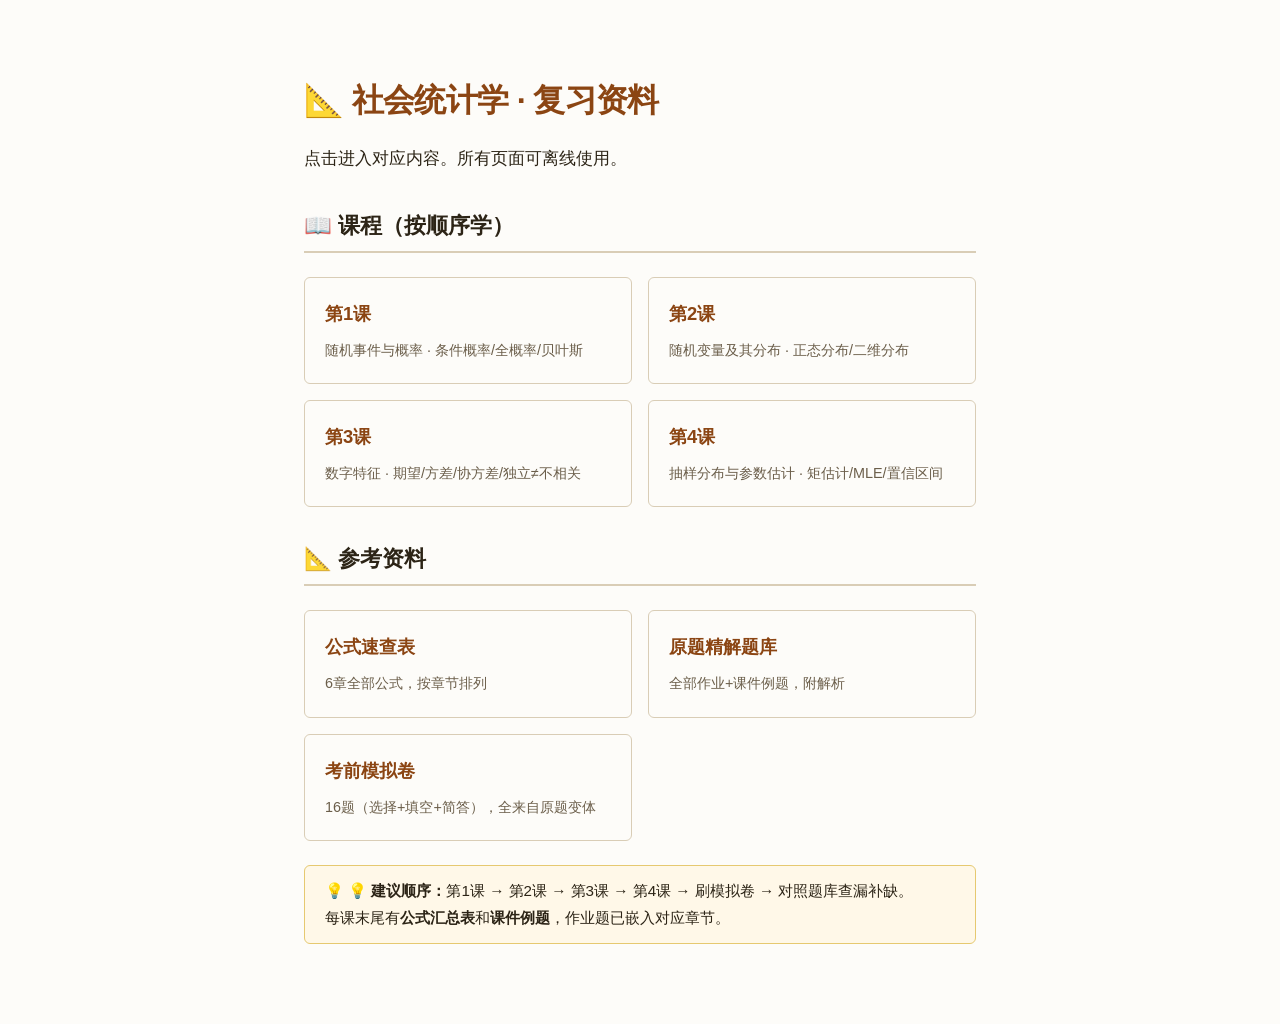
<file: index.html>
<!DOCTYPE html>
<html lang="zh-CN">
<head>
<meta charset="UTF-8">
<meta name="viewport" content="width=device-width, initial-scale=1.0">
<title>社会统计学 · 复习资料</title>
<link rel="stylesheet" href="assets/style.css">
<style>
  .card-grid { display: grid; grid-template-columns: 1fr 1fr; gap: 1rem; margin: 1.5rem 0; }
  @media (max-width: 500px) { .card-grid { grid-template-columns: 1fr; } }
  .card { border: 1px solid var(--border); border-radius: var(--radius); padding: 1.25rem; text-decoration: none; color: var(--text); display: block; }
  .card:hover { border-color: var(--accent); background: var(--accent-light); }
  .card h3 { margin: 0 0 0.5rem; color: var(--accent); }
  .card p { margin: 0; font-size: 0.9rem; color: var(--muted); }
</style>
</head>
<body>

<h1>📐 社会统计学 · 复习资料</h1>
<p>点击进入对应内容。所有页面可离线使用。</p>

<h2>📖 课程（按顺序学）</h2>
<div class="card-grid">
  <a class="card" href="lessons/0001-random-events.html">
    <h3>第1课</h3>
    <p>随机事件与概率 · 条件概率/全概率/贝叶斯</p>
  </a>
  <a class="card" href="lessons/0002-random-variables.html">
    <h3>第2课</h3>
    <p>随机变量及其分布 · 正态分布/二维分布</p>
  </a>
  <a class="card" href="lessons/0003-numerical-characteristics.html">
    <h3>第3课</h3>
    <p>数字特征 · 期望/方差/协方差/独立≠不相关</p>
  </a>
  <a class="card" href="lessons/0004-sampling-estimation.html">
    <h3>第4课</h3>
    <p>抽样分布与参数估计 · 矩估计/MLE/置信区间</p>
  </a>
</div>

<h2>📐 参考资料</h2>
<div class="card-grid">
  <a class="card" href="reference/formula-cheat-sheet.html">
    <h3>公式速查表</h3>
    <p>6章全部公式，按章节排列</p>
  </a>
  <a class="card" href="reference/exam-bank.html">
    <h3>原题精解题库</h3>
    <p>全部作业+课件例题，附解析</p>
  </a>
  <a class="card" href="reference/mock-exam.html">
    <h3>考前模拟卷</h3>
    <p>16题（选择+填空+简答），全来自原题变体</p>
  </a>
</div>

<div class="tip">
  <strong>💡 建议顺序：</strong>第1课 → 第2课 → 第3课 → 第4课 → 刷模拟卷 → 对照题库查漏补缺。<br>
  每课末尾有<strong>公式汇总表</strong>和<strong>课件例题</strong>，作业题已嵌入对应章节。
</div>

</body>
</html>
</file>
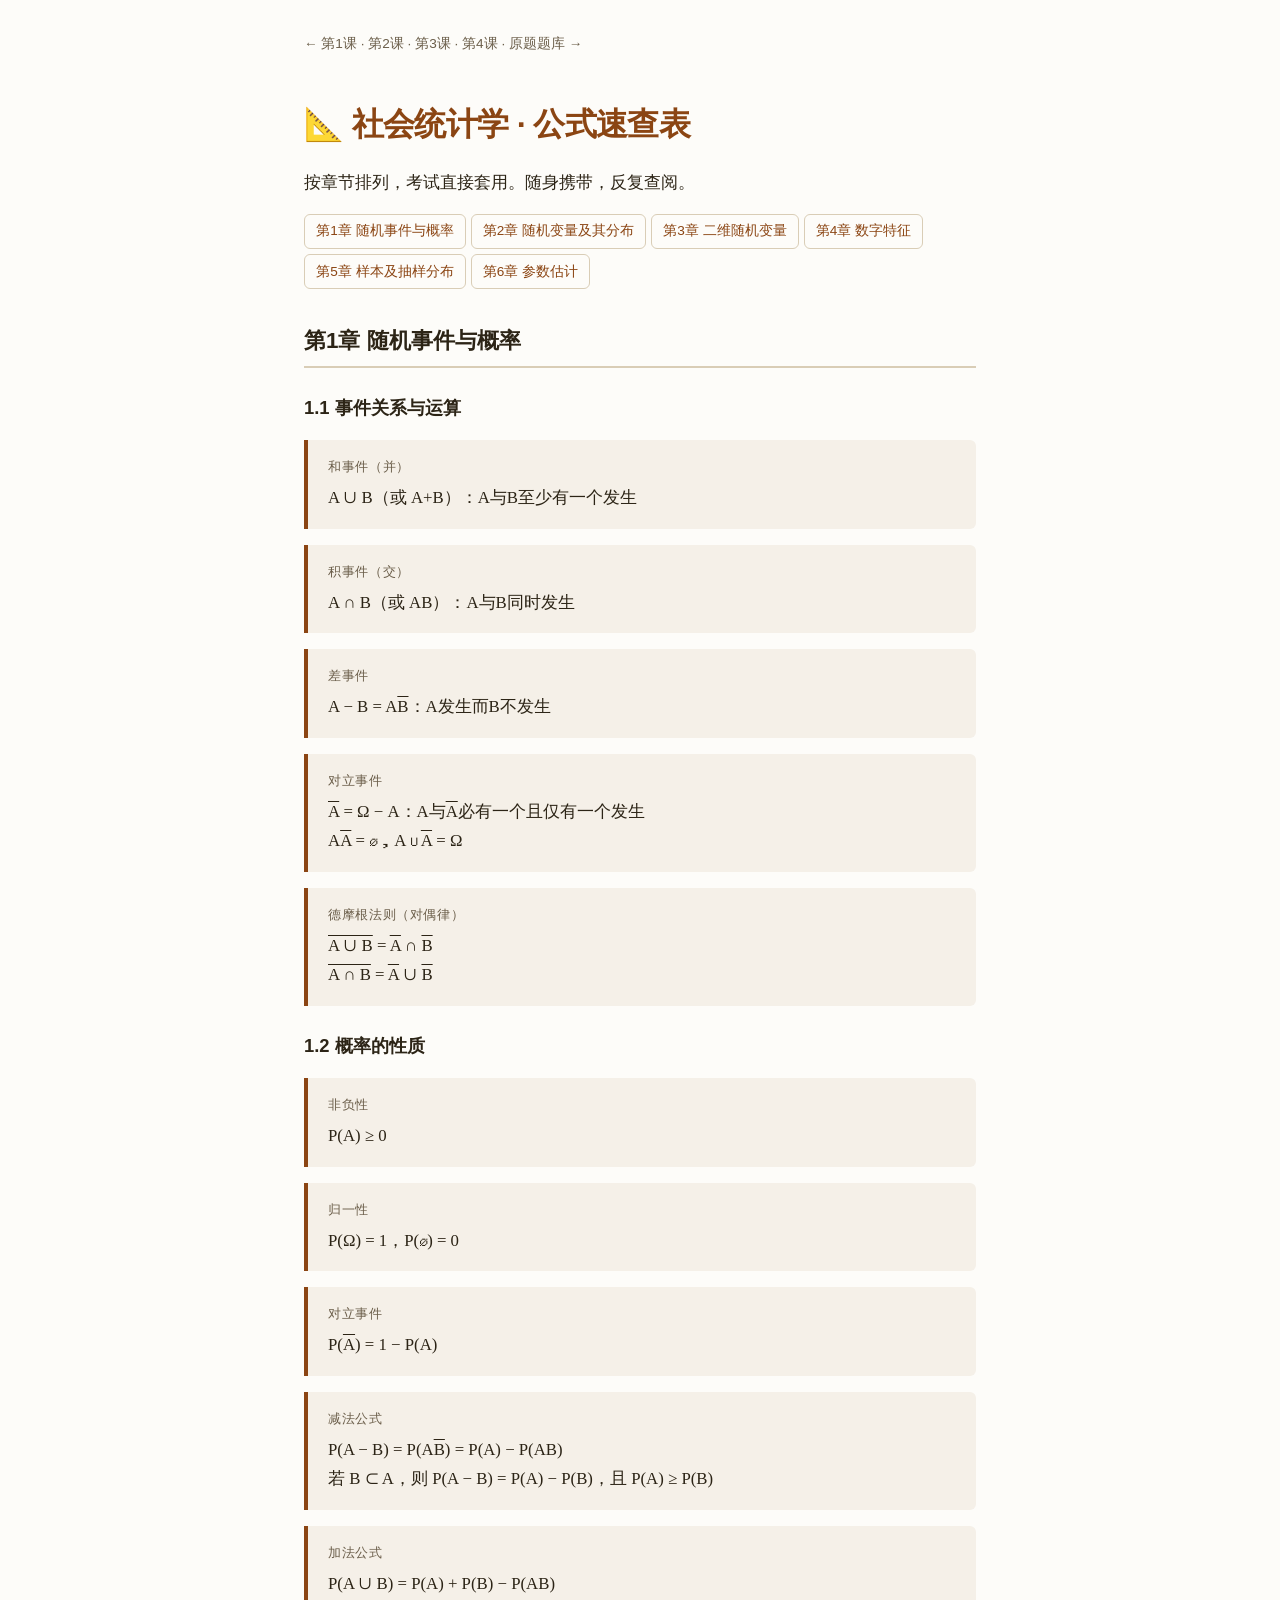
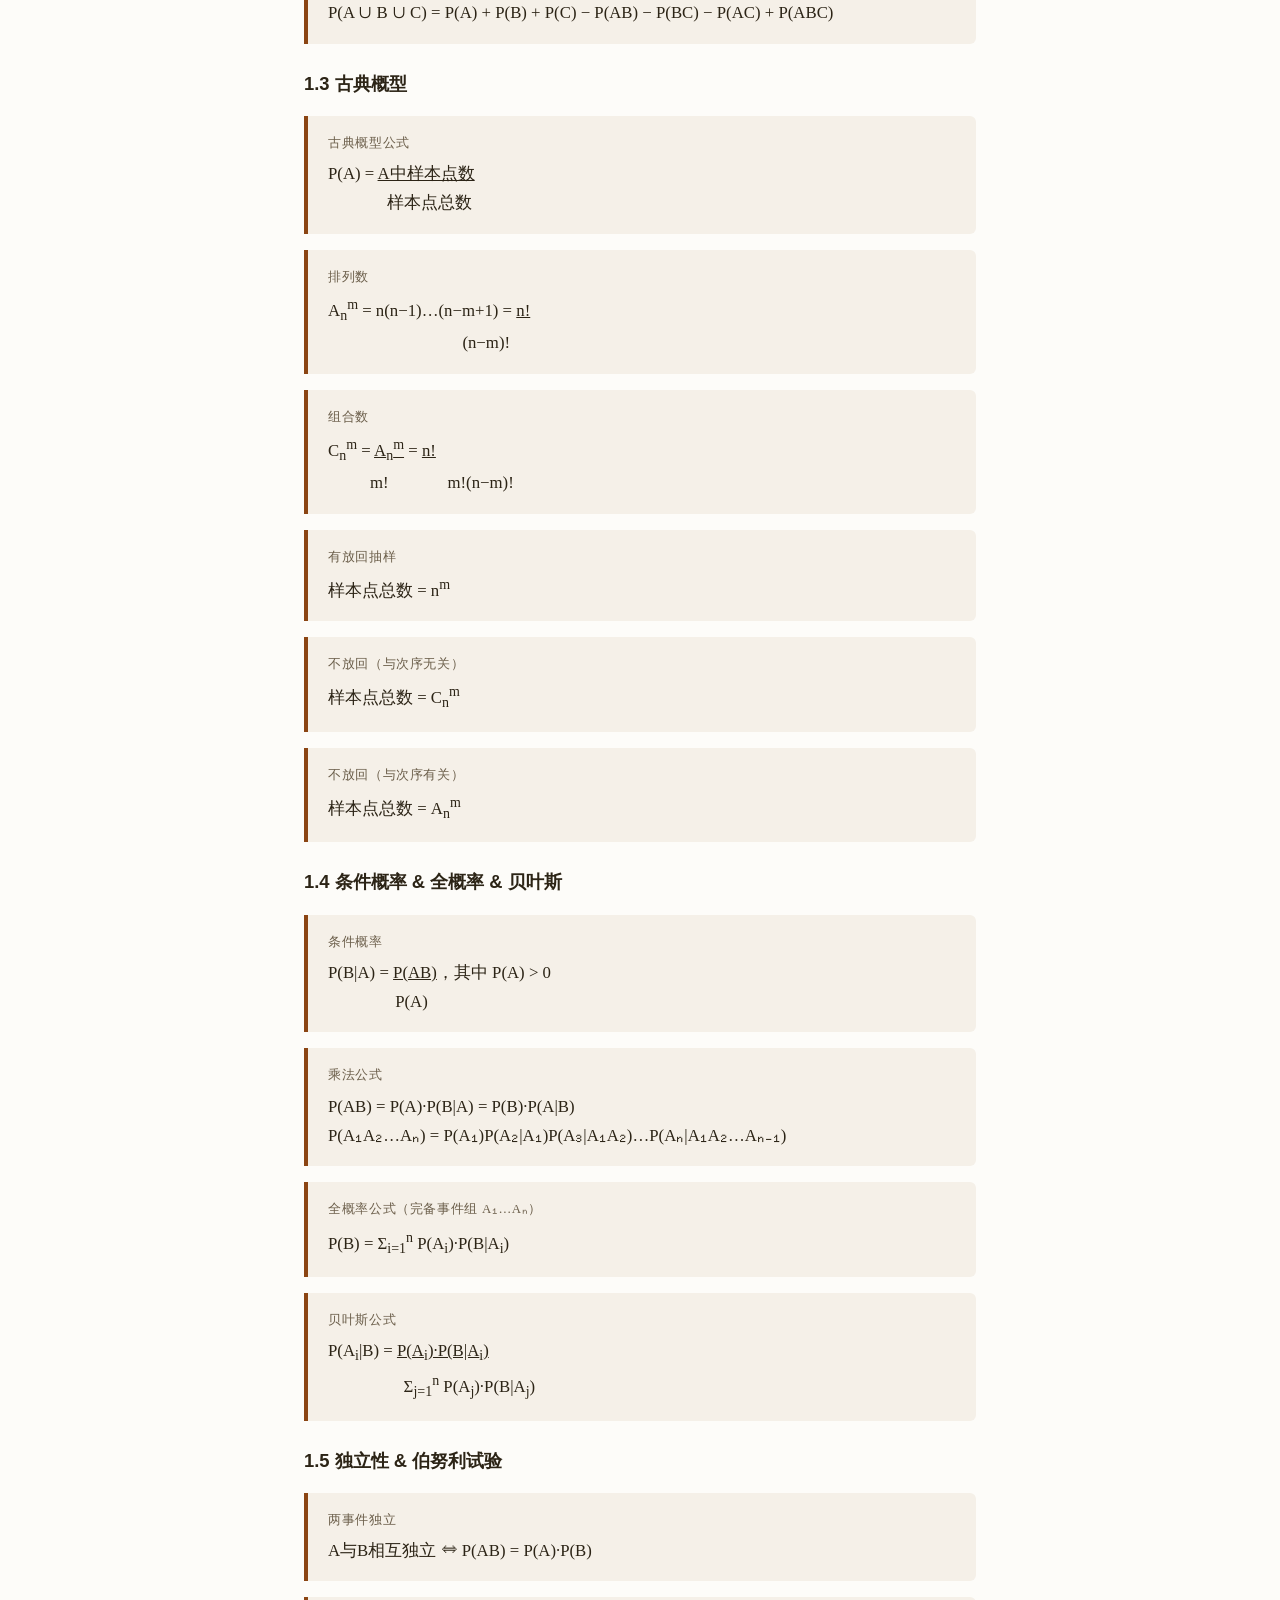
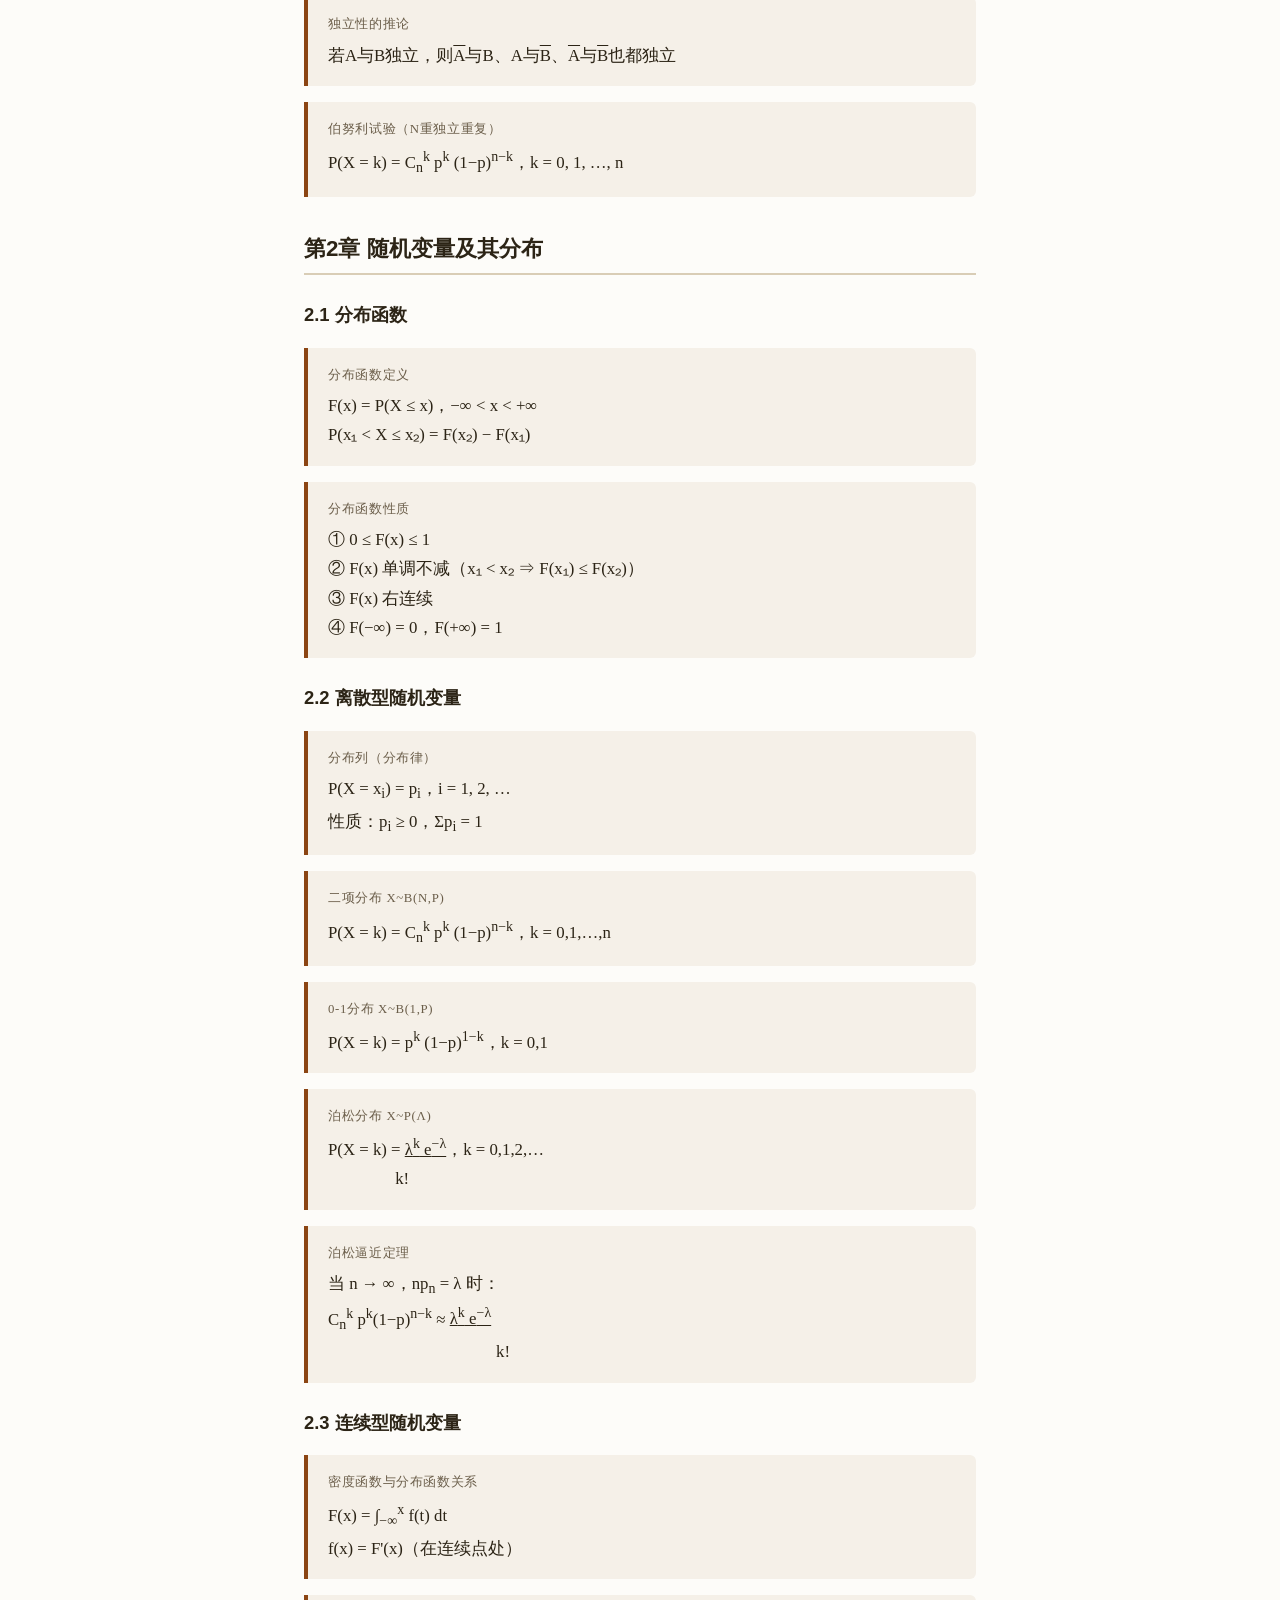
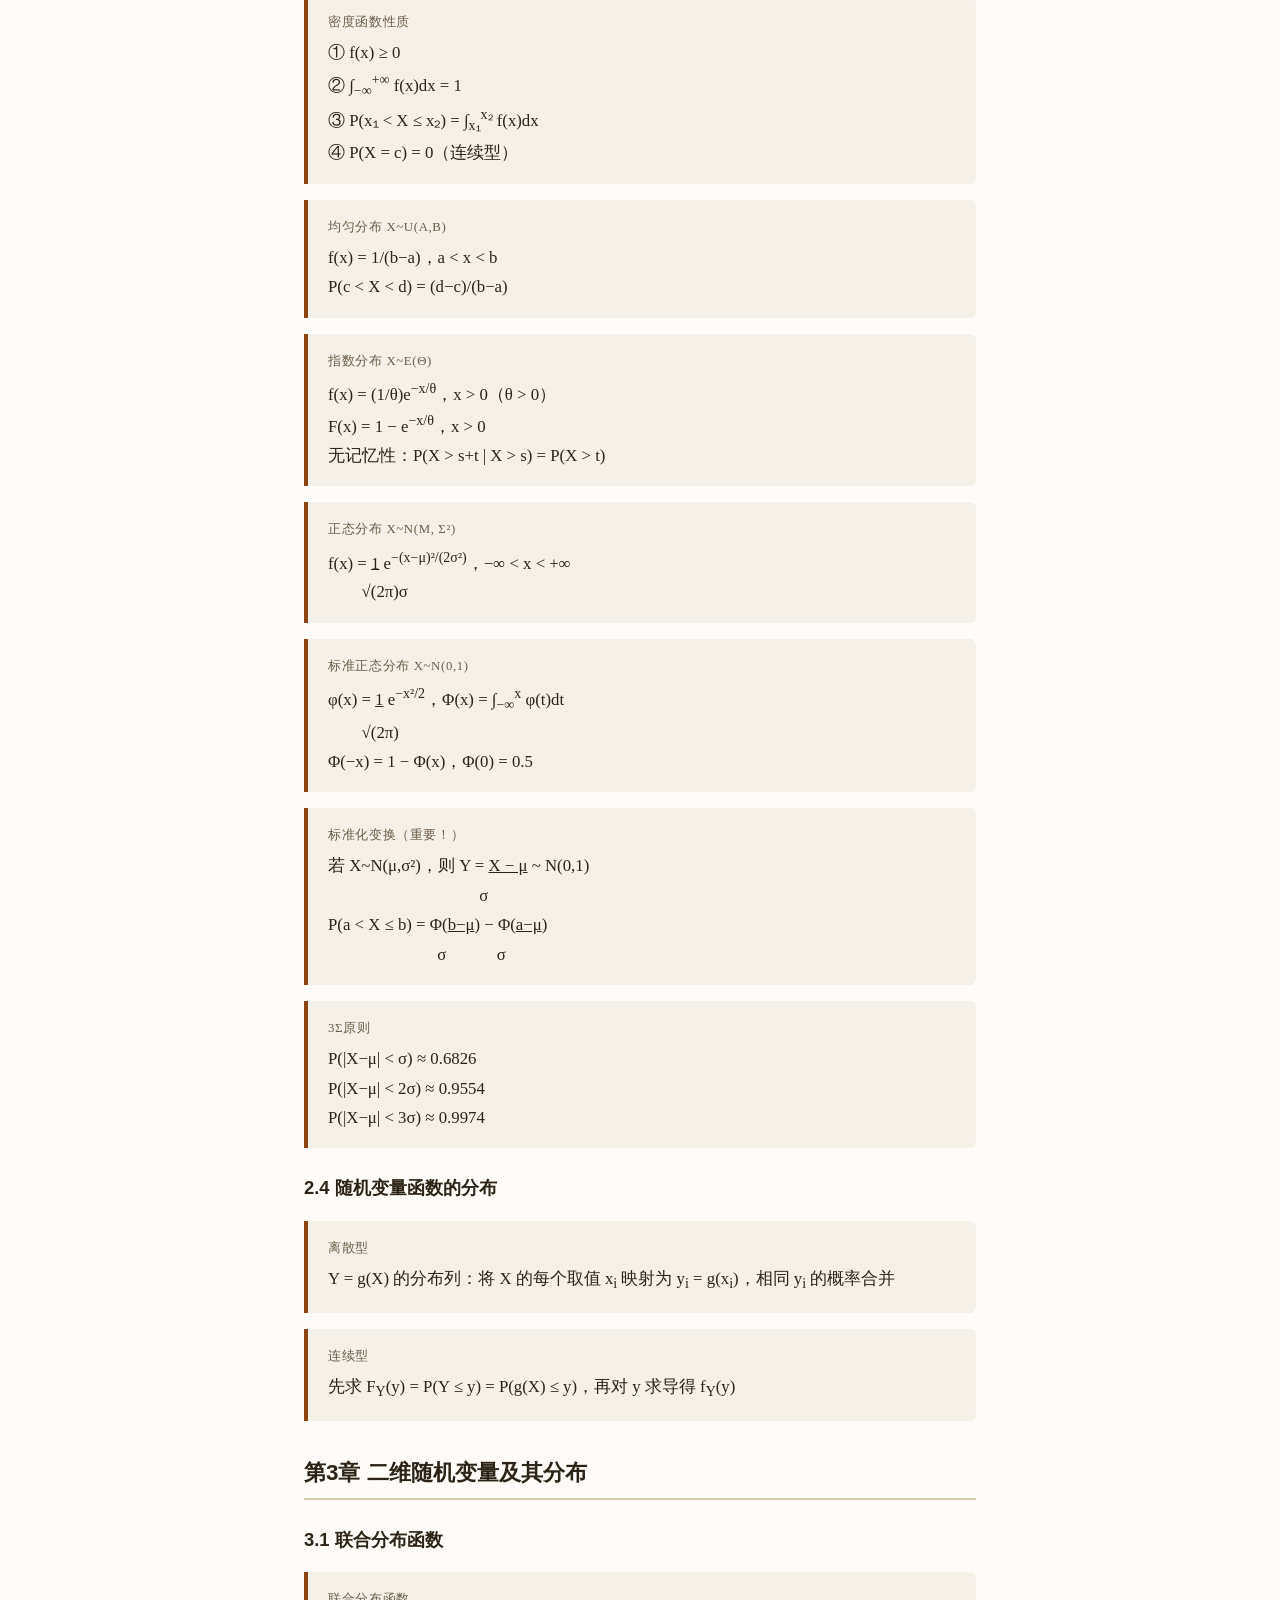
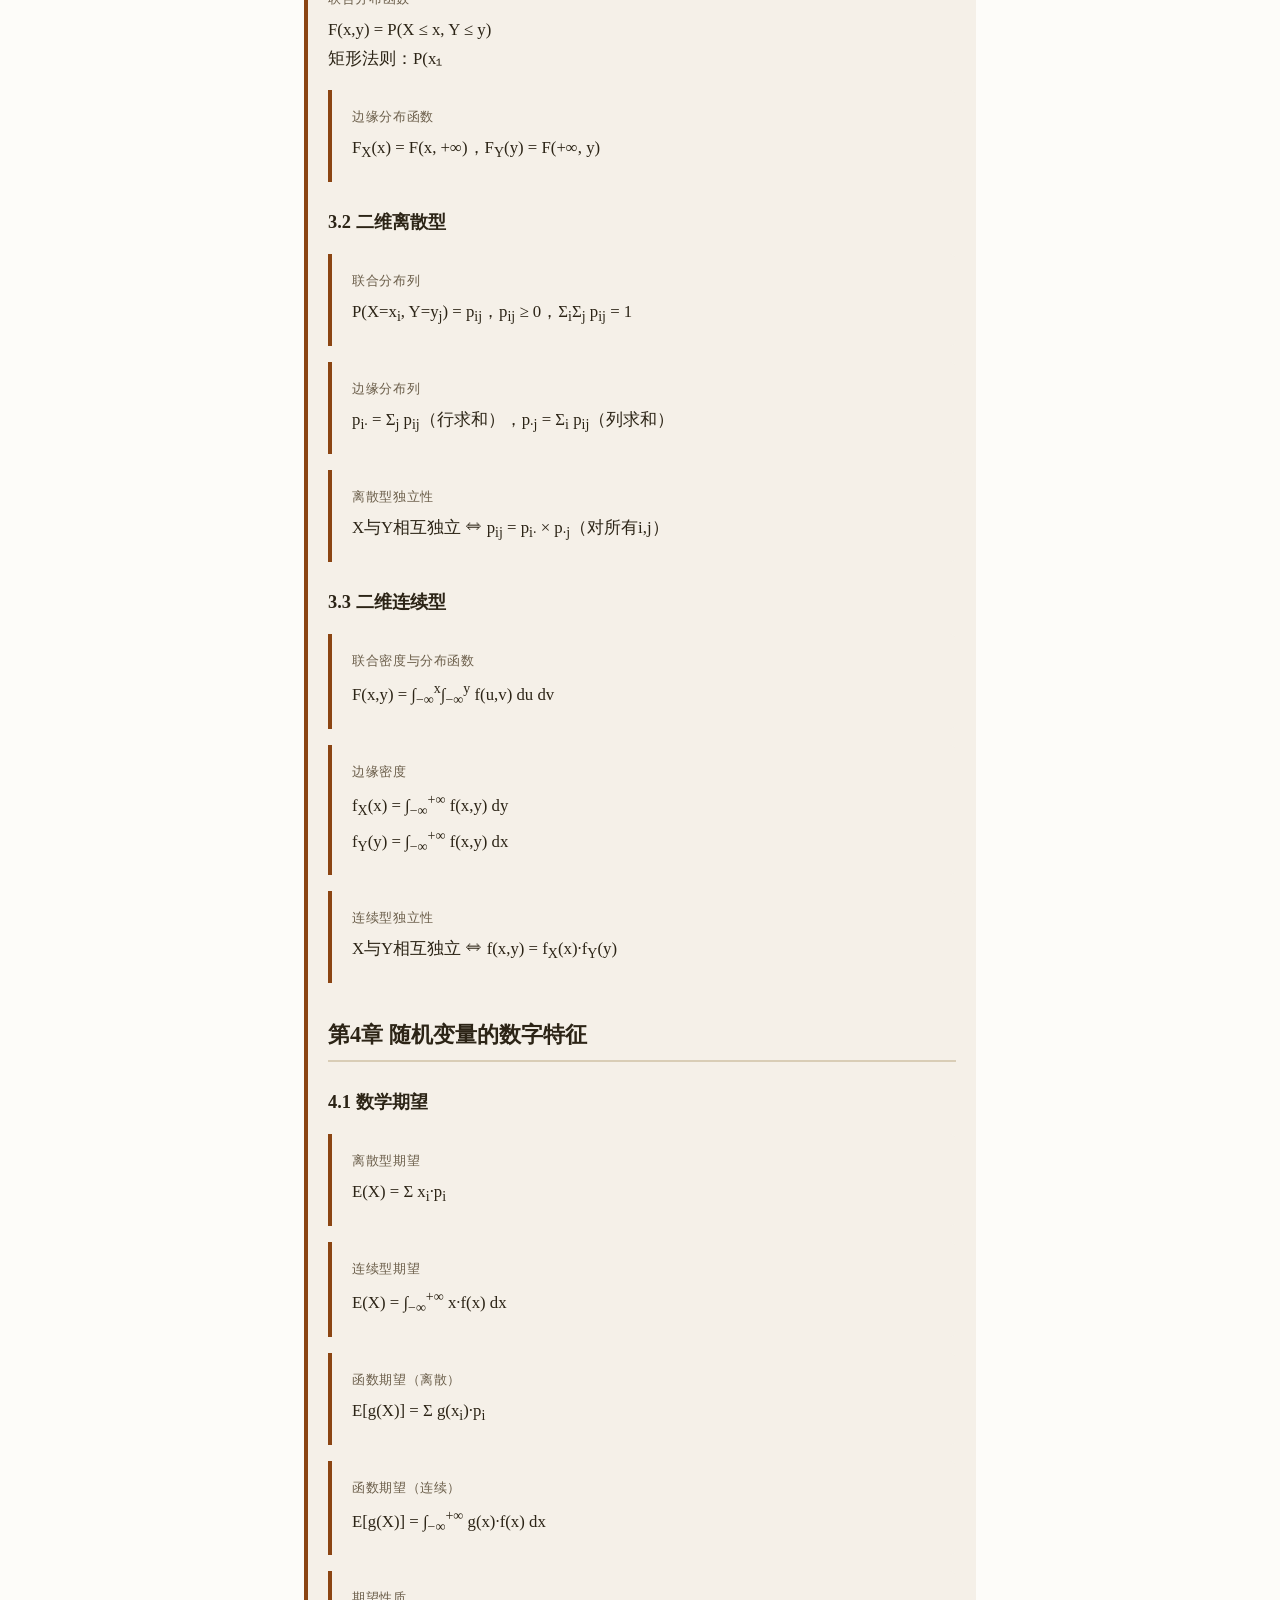
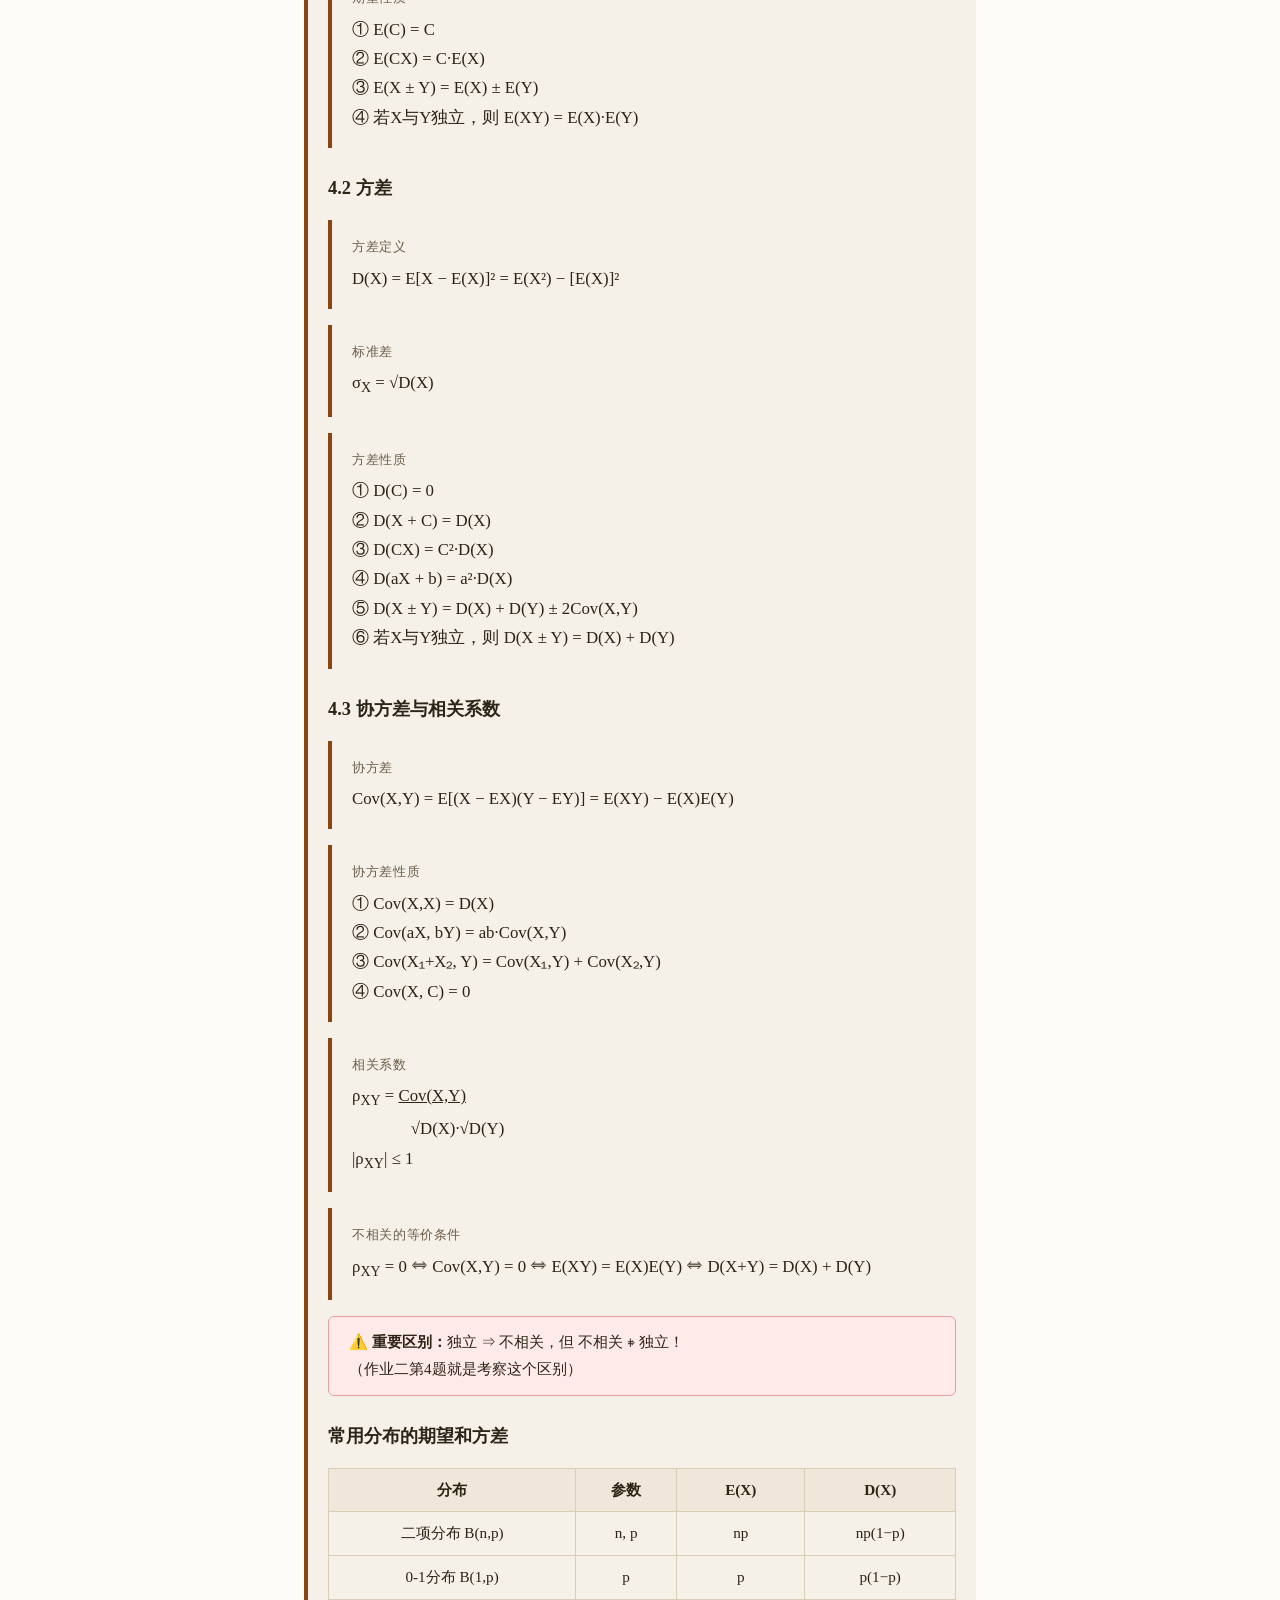
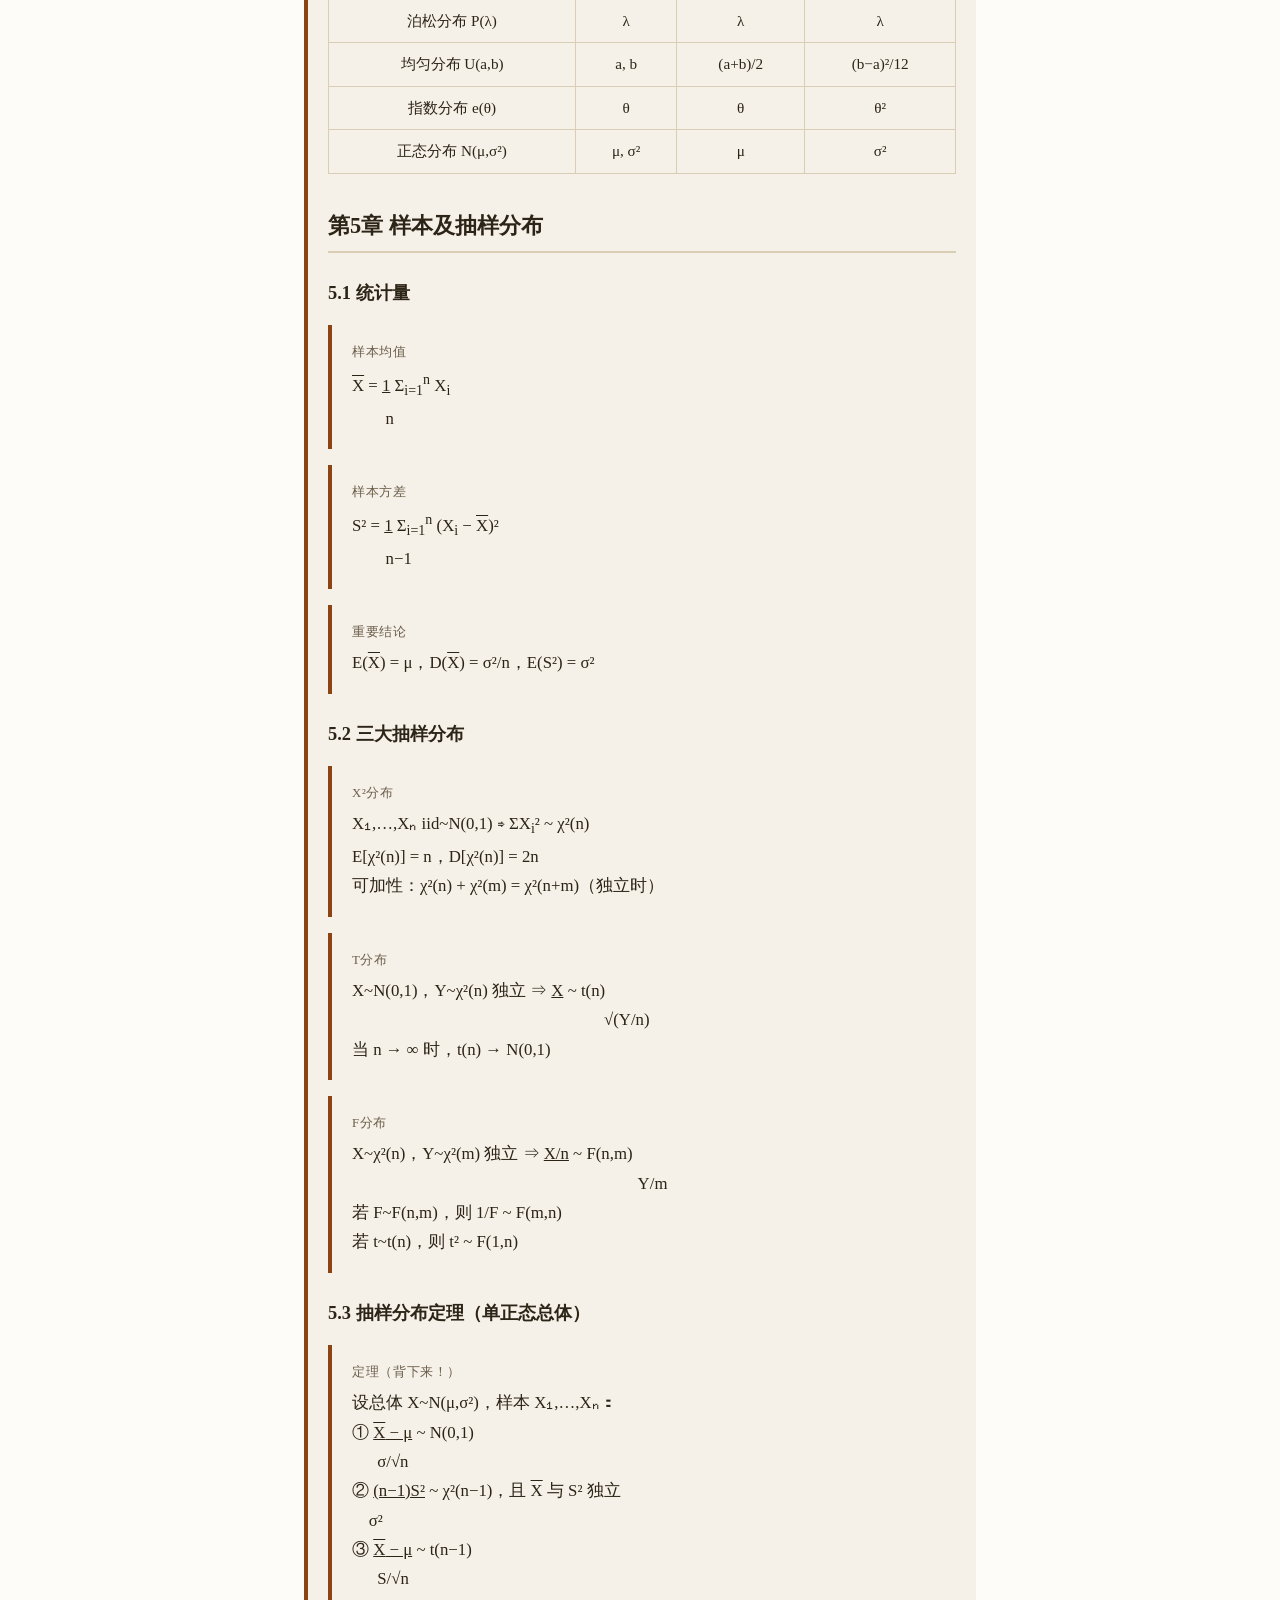
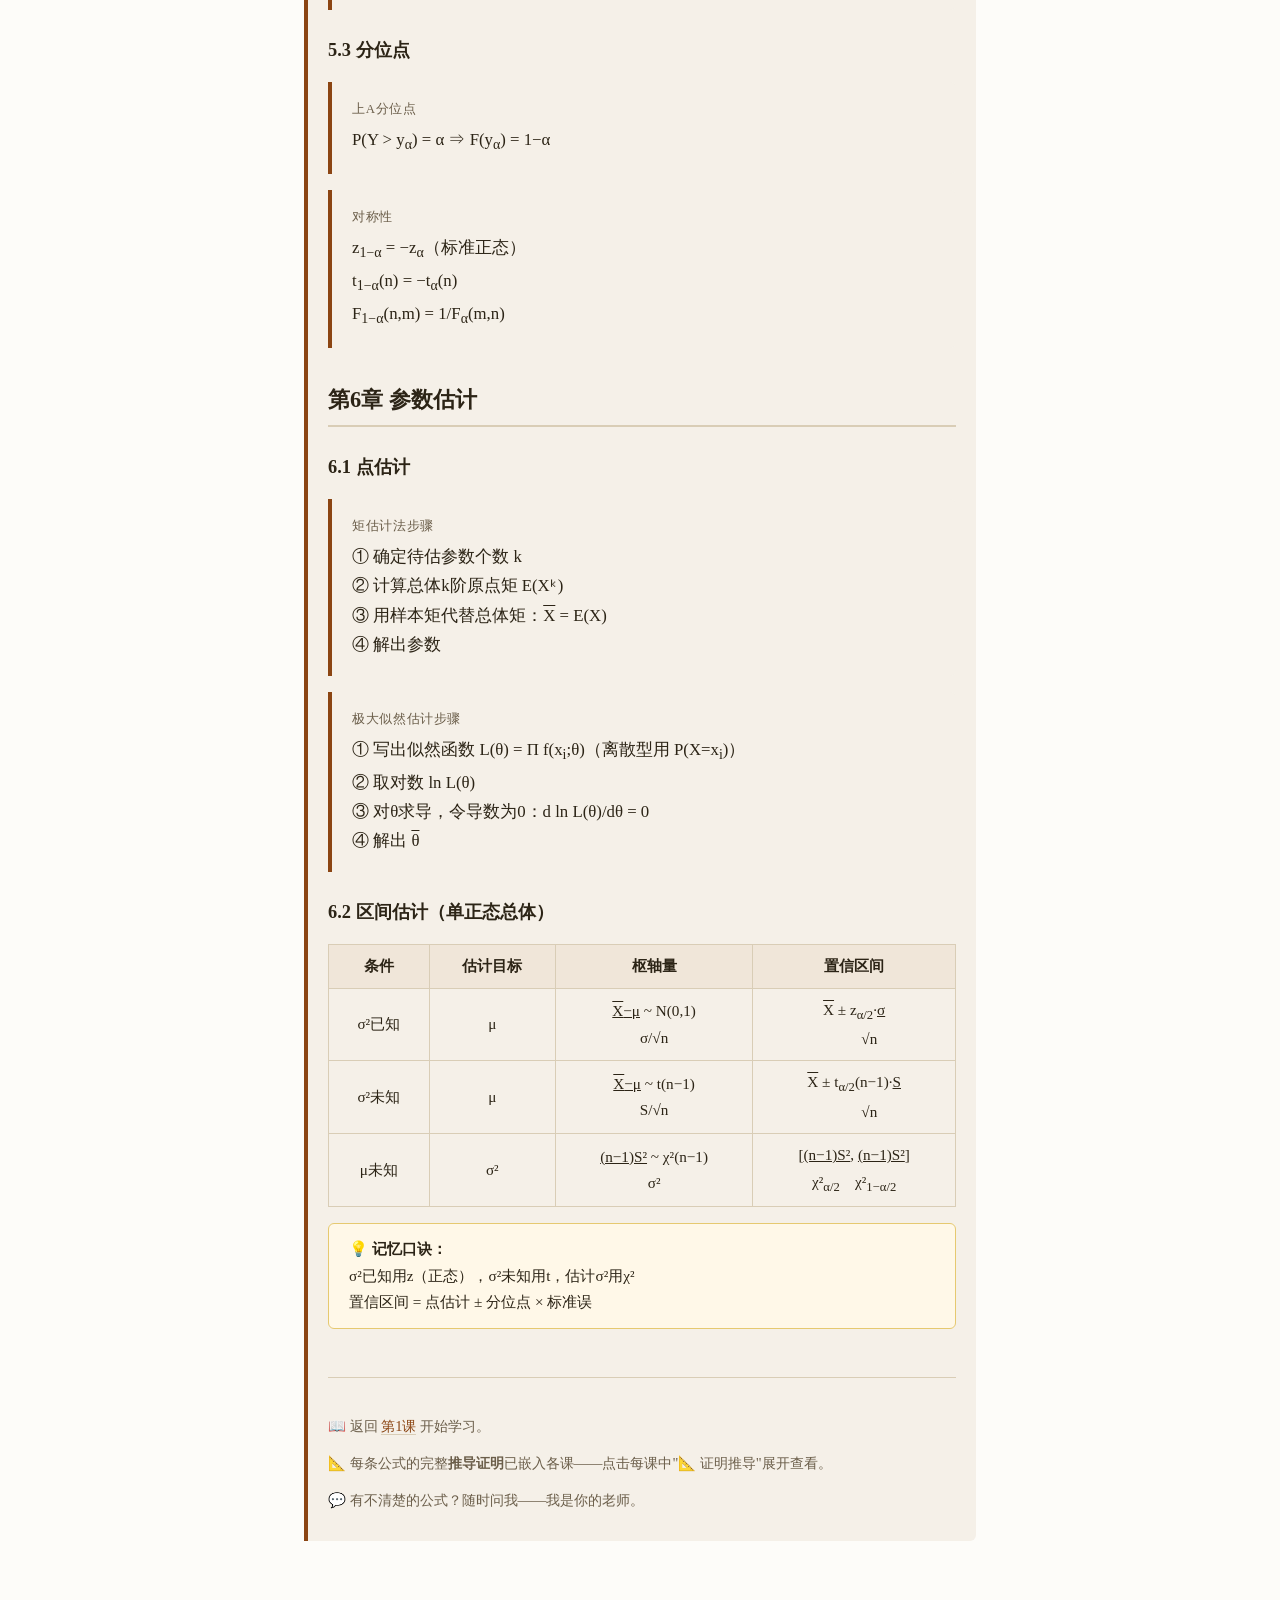
<file: 公式速查表.html>
<!DOCTYPE html>
<html lang="zh-CN">
<head>
<meta charset="UTF-8">
<meta name="viewport" content="width=device-width, initial-scale=1.0">
<title>社会统计学 · 公式速查表</title>
<link rel="stylesheet" href="assets/style.css">
<style>
  .chapter-nav { display: flex; flex-wrap: wrap; gap: 0.3rem; margin: 1rem 0; }
  .chapter-nav a { padding: 0.3rem 0.7rem; border: 1px solid var(--border); border-radius: var(--radius); font-size: 0.85rem; }
  .chapter-nav a:hover { background: var(--accent-light); }
  .formula-grid { display: grid; grid-template-columns: 1fr 1fr; gap: 0.75rem; }
  @media (max-width: 600px) { .formula-grid { grid-template-columns: 1fr; } }
</style>
</head>
<body>

<nav class="breadcrumb">
  <a href="../lessons/0001-random-events.html">← 第1课</a> ·
  <a href="../lessons/0002-random-variables.html">第2课</a> ·
  <a href="../lessons/0003-numerical-characteristics.html">第3课</a> ·
  <a href="../lessons/0004-sampling-estimation.html">第4课</a> ·
  <a href="exam-bank.html">原题题库 →</a>
</nav>

<h1>📐 社会统计学 · 公式速查表</h1>
<p>按章节排列，考试直接套用。随身携带，反复查阅。</p>

<nav class="chapter-nav">
  <a href="#ch1">第1章 随机事件与概率</a>
  <a href="#ch2">第2章 随机变量及其分布</a>
  <a href="#ch3">第3章 二维随机变量</a>
  <a href="#ch4">第4章 数字特征</a>
  <a href="#ch5">第5章 样本及抽样分布</a>
  <a href="#ch6">第6章 参数估计</a>
</nav>

<!-- ===== 第1章 ===== -->
<h2 id="ch1">第1章 随机事件与概率</h2>

<h3>1.1 事件关系与运算</h3>
<div class="formula">
  <span class="label">和事件（并）</span>
  A ∪ B（或 A+B）：A与B至少有一个发生
</div>
<div class="formula">
  <span class="label">积事件（交）</span>
  A ∩ B（或 AB）：A与B同时发生
</div>
<div class="formula">
  <span class="label">差事件</span>
  A − B = A<span style="text-decoration:overline">B</span>：A发生而B不发生
</div>
<div class="formula">
  <span class="label">对立事件</span>
  <span style="text-decoration:overline">A</span> = Ω − A：A与<span style="text-decoration:overline">A</span>必有一个且仅有一个发生<br>
  A<span style="text-decoration:overline">A</span> = ∅，A ∪ <span style="text-decoration:overline">A</span> = Ω
</div>
<div class="formula">
  <span class="label">德摩根法则（对偶律）</span>
  <span style="text-decoration:overline">A ∪ B</span> = <span style="text-decoration:overline">A</span> ∩ <span style="text-decoration:overline">B</span><br>
  <span style="text-decoration:overline">A ∩ B</span> = <span style="text-decoration:overline">A</span> ∪ <span style="text-decoration:overline">B</span>
</div>

<h3>1.2 概率的性质</h3>
<div class="formula">
  <span class="label">非负性</span> P(A) ≥ 0
</div>
<div class="formula">
  <span class="label">归一性</span> P(Ω) = 1，P(∅) = 0
</div>
<div class="formula">
  <span class="label">对立事件</span> P(<span style="text-decoration:overline">A</span>) = 1 − P(A)
</div>
<div class="formula">
  <span class="label">减法公式</span>
  P(A − B) = P(A<span style="text-decoration:overline">B</span>) = P(A) − P(AB)<br>
  若 B ⊂ A，则 P(A − B) = P(A) − P(B)，且 P(A) ≥ P(B)
</div>
<div class="formula">
  <span class="label">加法公式</span>
  P(A ∪ B) = P(A) + P(B) − P(AB)<br>
  P(A ∪ B ∪ C) = P(A) + P(B) + P(C) − P(AB) − P(BC) − P(AC) + P(ABC)
</div>

<h3>1.3 古典概型</h3>
<div class="formula">
  <span class="label">古典概型公式</span>
  P(A) = <u>A中样本点数</u><br>
  <span style="margin-left:3.5em">样本点总数</span>
</div>
<div class="formula">
  <span class="label">排列数</span>
  A<sub>n</sub><sup>m</sup> = n(n−1)…(n−m+1) = <u>n!</u><br>
  <span style="margin-left:8em">(n−m)!</span>
</div>
<div class="formula">
  <span class="label">组合数</span>
  C<sub>n</sub><sup>m</sup> = <u>A<sub>n</sub><sup>m</sup></u> = <u>n!</u><br>
  <span style="margin-left:2.5em">m!</span><span style="margin-left:3.5em">m!(n−m)!</span>
</div>
<div class="formula">
  <span class="label">有放回抽样</span> 样本点总数 = n<sup>m</sup>
</div>
<div class="formula">
  <span class="label">不放回（与次序无关）</span> 样本点总数 = C<sub>n</sub><sup>m</sup>
</div>
<div class="formula">
  <span class="label">不放回（与次序有关）</span> 样本点总数 = A<sub>n</sub><sup>m</sup>
</div>

<h3>1.4 条件概率 & 全概率 & 贝叶斯</h3>
<div class="formula">
  <span class="label">条件概率</span>
  P(B|A) = <u>P(AB)</u>，其中 P(A) > 0<br>
  <span style="margin-left:4em">P(A)</span>
</div>
<div class="formula">
  <span class="label">乘法公式</span>
  P(AB) = P(A)·P(B|A) = P(B)·P(A|B)<br>
  P(A₁A₂…Aₙ) = P(A₁)P(A₂|A₁)P(A₃|A₁A₂)…P(Aₙ|A₁A₂…Aₙ₋₁)
</div>
<div class="formula">
  <span class="label">全概率公式（完备事件组 A₁…Aₙ）</span>
  P(B) = Σ<sub>i=1</sub><sup>n</sup> P(A<sub>i</sub>)·P(B|A<sub>i</sub>)
</div>
<div class="formula">
  <span class="label">贝叶斯公式</span>
  P(A<sub>i</sub>|B) = <u>P(A<sub>i</sub>)·P(B|A<sub>i</sub>)</u><br>
  <span style="margin-left:4.5em">Σ<sub>j=1</sub><sup>n</sup> P(A<sub>j</sub>)·P(B|A<sub>j</sub>)</span>
</div>

<h3>1.5 独立性 & 伯努利试验</h3>
<div class="formula">
  <span class="label">两事件独立</span>
  A与B相互独立 ⟺ P(AB) = P(A)·P(B)
</div>
<div class="formula">
  <span class="label">独立性的推论</span>
  若A与B独立，则<span style="text-decoration:overline">A</span>与B、A与<span style="text-decoration:overline">B</span>、<span style="text-decoration:overline">A</span>与<span style="text-decoration:overline">B</span>也都独立
</div>
<div class="formula">
  <span class="label">伯努利试验（n重独立重复）</span>
  P(X = k) = C<sub>n</sub><sup>k</sup> p<sup>k</sup> (1−p)<sup>n−k</sup>，k = 0, 1, …, n
</div>

<!-- ===== 第2章 ===== -->
<h2 id="ch2">第2章 随机变量及其分布</h2>

<h3>2.1 分布函数</h3>
<div class="formula">
  <span class="label">分布函数定义</span>
  F(x) = P(X ≤ x)，−∞ < x < +∞<br>
  P(x₁ < X ≤ x₂) = F(x₂) − F(x₁)
</div>
<div class="formula">
  <span class="label">分布函数性质</span>
  ① 0 ≤ F(x) ≤ 1<br>
  ② F(x) 单调不减（x₁ < x₂ ⇒ F(x₁) ≤ F(x₂)）<br>
  ③ F(x) 右连续<br>
  ④ F(−∞) = 0，F(+∞) = 1
</div>

<h3>2.2 离散型随机变量</h3>
<div class="formula">
  <span class="label">分布列（分布律）</span>
  P(X = x<sub>i</sub>) = p<sub>i</sub>，i = 1, 2, …<br>
  性质：p<sub>i</sub> ≥ 0，Σp<sub>i</sub> = 1
</div>
<div class="formula">
  <span class="label">二项分布 X~B(n,p)</span>
  P(X = k) = C<sub>n</sub><sup>k</sup> p<sup>k</sup> (1−p)<sup>n−k</sup>，k = 0,1,…,n
</div>
<div class="formula">
  <span class="label">0-1分布 X~B(1,p)</span>
  P(X = k) = p<sup>k</sup> (1−p)<sup>1−k</sup>，k = 0,1
</div>
<div class="formula">
  <span class="label">泊松分布 X~P(λ)</span>
  P(X = k) = <u>λ<sup>k</sup> e<sup>−λ</sup></u>，k = 0,1,2,…<br>
  <span style="margin-left:4em">k!</span>
</div>
<div class="formula">
  <span class="label">泊松逼近定理</span>
  当 n → ∞，np<sub>n</sub> = λ 时：<br>
  C<sub>n</sub><sup>k</sup> p<sup>k</sup>(1−p)<sup>n−k</sup> ≈ <u>λ<sup>k</sup> e<sup>−λ</sup></u><br>
  <span style="margin-left:10em">k!</span>
</div>

<h3>2.3 连续型随机变量</h3>
<div class="formula">
  <span class="label">密度函数与分布函数关系</span>
  F(x) = ∫<sub>−∞</sub><sup>x</sup> f(t) dt<br>
  f(x) = F'(x)（在连续点处）
</div>
<div class="formula">
  <span class="label">密度函数性质</span>
  ① f(x) ≥ 0<br>
  ② ∫<sub>−∞</sub><sup>+∞</sup> f(x)dx = 1<br>
  ③ P(x₁ < X ≤ x₂) = ∫<sub>x₁</sub><sup>x₂</sup> f(x)dx<br>
  ④ P(X = c) = 0（连续型）
</div>
<div class="formula">
  <span class="label">均匀分布 X~U(a,b)</span>
  f(x) = 1/(b−a)，a < x < b<br>
  P(c < X < d) = (d−c)/(b−a)
</div>
<div class="formula">
  <span class="label">指数分布 X~e(θ)</span>
  f(x) = (1/θ)e<sup>−x/θ</sup>，x > 0（θ > 0）<br>
  F(x) = 1 − e<sup>−x/θ</sup>，x > 0<br>
  无记忆性：P(X > s+t | X > s) = P(X > t)
</div>
<div class="formula">
  <span class="label">正态分布 X~N(μ, σ²)</span>
  f(x) = <u>1</u> e<sup>−(x−μ)²/(2σ²)</sup>，−∞ < x < +∞<br>
  <span style="margin-left:2em">√(2π)σ</span>
</div>
<div class="formula">
  <span class="label">标准正态分布 X~N(0,1)</span>
  φ(x) = <u>1</u> e<sup>−x²/2</sup>，Φ(x) = ∫<sub>−∞</sub><sup>x</sup> φ(t)dt<br>
  <span style="margin-left:2em">√(2π)</span><br>
  Φ(−x) = 1 − Φ(x)，Φ(0) = 0.5
</div>
<div class="formula">
  <span class="label">标准化变换（重要！）</span>
  若 X~N(μ,σ²)，则 Y = <u>X − μ</u> ~ N(0,1)<br>
  <span style="margin-left:9em">σ</span><br>
  P(a < X ≤ b) = Φ(<u>b−μ</u>) − Φ(<u>a−μ</u>)<br>
  <span style="margin-left:6.5em">σ</span><span style="margin-left:3em">σ</span>
</div>
<div class="formula">
  <span class="label">3σ原则</span>
  P(|X−μ| < σ) ≈ 0.6826<br>
  P(|X−μ| < 2σ) ≈ 0.9554<br>
  P(|X−μ| < 3σ) ≈ 0.9974
</div>

<h3>2.4 随机变量函数的分布</h3>
<div class="formula">
  <span class="label">离散型</span>
  Y = g(X) 的分布列：将 X 的每个取值 x<sub>i</sub> 映射为 y<sub>i</sub> = g(x<sub>i</sub>)，相同 y<sub>i</sub> 的概率合并
</div>
<div class="formula">
  <span class="label">连续型</span>
  先求 F<sub>Y</sub>(y) = P(Y ≤ y) = P(g(X) ≤ y)，再对 y 求导得 f<sub>Y</sub>(y)
</div>

<!-- ===== 第3章 ===== -->
<h2 id="ch3">第3章 二维随机变量及其分布</h2>

<h3>3.1 联合分布函数</h3>
<div class="formula">
  <span class="label">联合分布函数</span>
  F(x,y) = P(X ≤ x, Y ≤ y)<br>
  矩形法则：P(x₁<X≤x₂, y₁<Y≤y₂) = F(x₂,y₂) − F(x₂,y₁) − F(x₁,y₂) + F(x₁,y₁)
</div>
<div class="formula">
  <span class="label">边缘分布函数</span>
  F<sub>X</sub>(x) = F(x, +∞)，F<sub>Y</sub>(y) = F(+∞, y)
</div>

<h3>3.2 二维离散型</h3>
<div class="formula">
  <span class="label">联合分布列</span>
  P(X=x<sub>i</sub>, Y=y<sub>j</sub>) = p<sub>ij</sub>，p<sub>ij</sub> ≥ 0，Σ<sub>i</sub>Σ<sub>j</sub> p<sub>ij</sub> = 1
</div>
<div class="formula">
  <span class="label">边缘分布列</span>
  p<sub>i·</sub> = Σ<sub>j</sub> p<sub>ij</sub>（行求和），p<sub>·j</sub> = Σ<sub>i</sub> p<sub>ij</sub>（列求和）
</div>
<div class="formula">
  <span class="label">离散型独立性</span>
  X与Y相互独立 ⟺ p<sub>ij</sub> = p<sub>i·</sub> × p<sub>·j</sub>（对所有i,j）
</div>

<h3>3.3 二维连续型</h3>
<div class="formula">
  <span class="label">联合密度与分布函数</span>
  F(x,y) = ∫<sub>−∞</sub><sup>x</sup>∫<sub>−∞</sub><sup>y</sup> f(u,v) du dv
</div>
<div class="formula">
  <span class="label">边缘密度</span>
  f<sub>X</sub>(x) = ∫<sub>−∞</sub><sup>+∞</sup> f(x,y) dy<br>
  f<sub>Y</sub>(y) = ∫<sub>−∞</sub><sup>+∞</sup> f(x,y) dx
</div>
<div class="formula">
  <span class="label">连续型独立性</span>
  X与Y相互独立 ⟺ f(x,y) = f<sub>X</sub>(x)·f<sub>Y</sub>(y)
</div>

<!-- ===== 第4章 ===== -->
<h2 id="ch4">第4章 随机变量的数字特征</h2>

<h3>4.1 数学期望</h3>
<div class="formula">
  <span class="label">离散型期望</span>
  E(X) = Σ x<sub>i</sub>·p<sub>i</sub>
</div>
<div class="formula">
  <span class="label">连续型期望</span>
  E(X) = ∫<sub>−∞</sub><sup>+∞</sup> x·f(x) dx
</div>
<div class="formula">
  <span class="label">函数期望（离散）</span>
  E[g(X)] = Σ g(x<sub>i</sub>)·p<sub>i</sub>
</div>
<div class="formula">
  <span class="label">函数期望（连续）</span>
  E[g(X)] = ∫<sub>−∞</sub><sup>+∞</sup> g(x)·f(x) dx
</div>
<div class="formula">
  <span class="label">期望性质</span>
  ① E(C) = C<br>
  ② E(CX) = C·E(X)<br>
  ③ E(X ± Y) = E(X) ± E(Y)<br>
  ④ 若X与Y独立，则 E(XY) = E(X)·E(Y)
</div>

<h3>4.2 方差</h3>
<div class="formula">
  <span class="label">方差定义</span>
  D(X) = E[X − E(X)]² = E(X²) − [E(X)]²
</div>
<div class="formula">
  <span class="label">标准差</span>
  σ<sub>X</sub> = √D(X)
</div>
<div class="formula">
  <span class="label">方差性质</span>
  ① D(C) = 0<br>
  ② D(X + C) = D(X)<br>
  ③ D(CX) = C²·D(X)<br>
  ④ D(aX + b) = a²·D(X)<br>
  ⑤ D(X ± Y) = D(X) + D(Y) ± 2Cov(X,Y)<br>
  ⑥ 若X与Y独立，则 D(X ± Y) = D(X) + D(Y)
</div>

<h3>4.3 协方差与相关系数</h3>
<div class="formula">
  <span class="label">协方差</span>
  Cov(X,Y) = E[(X − EX)(Y − EY)] = E(XY) − E(X)E(Y)
</div>
<div class="formula">
  <span class="label">协方差性质</span>
  ① Cov(X,X) = D(X)<br>
  ② Cov(aX, bY) = ab·Cov(X,Y)<br>
  ③ Cov(X₁+X₂, Y) = Cov(X₁,Y) + Cov(X₂,Y)<br>
  ④ Cov(X, C) = 0
</div>
<div class="formula">
  <span class="label">相关系数</span>
  ρ<sub>XY</sub> = <u>Cov(X,Y)</u><br>
  <span style="margin-left:3.5em">√D(X)·√D(Y)</span><br>
  |ρ<sub>XY</sub>| ≤ 1
</div>
<div class="formula">
  <span class="label">不相关的等价条件</span>
  ρ<sub>XY</sub> = 0 ⟺ Cov(X,Y) = 0 ⟺ E(XY) = E(X)E(Y) ⟺ D(X+Y) = D(X) + D(Y)
</div>
<div class="warning">
  <strong>重要区别：</strong>独立 ⇒ 不相关，但 不相关 ⇏ 独立！<br>
  （作业二第4题就是考察这个区别）
</div>

<h3>常用分布的期望和方差</h3>
<table>
  <tr><th>分布</th><th>参数</th><th>E(X)</th><th>D(X)</th></tr>
  <tr><td>二项分布 B(n,p)</td><td>n, p</td><td>np</td><td>np(1−p)</td></tr>
  <tr><td>0-1分布 B(1,p)</td><td>p</td><td>p</td><td>p(1−p)</td></tr>
  <tr><td>泊松分布 P(λ)</td><td>λ</td><td>λ</td><td>λ</td></tr>
  <tr><td>均匀分布 U(a,b)</td><td>a, b</td><td>(a+b)/2</td><td>(b−a)²/12</td></tr>
  <tr><td>指数分布 e(θ)</td><td>θ</td><td>θ</td><td>θ²</td></tr>
  <tr><td>正态分布 N(μ,σ²)</td><td>μ, σ²</td><td>μ</td><td>σ²</td></tr>
</table>

<!-- ===== 第5章 ===== -->
<h2 id="ch5">第5章 样本及抽样分布</h2>

<h3>5.1 统计量</h3>
<div class="formula">
  <span class="label">样本均值</span>
  <span style="text-decoration:overline">X</span> = <u>1</u> Σ<sub>i=1</sub><sup>n</sup> X<sub>i</sub><br>
  <span style="margin-left:2em">n</span>
</div>
<div class="formula">
  <span class="label">样本方差</span>
  S² = <u>1</u> Σ<sub>i=1</sub><sup>n</sup> (X<sub>i</sub> − <span style="text-decoration:overline">X</span>)²<br>
  <span style="margin-left:2em">n−1</span>
</div>
<div class="formula">
  <span class="label">重要结论</span>
  E(<span style="text-decoration:overline">X</span>) = μ，D(<span style="text-decoration:overline">X</span>) = σ²/n，E(S²) = σ²
</div>

<h3>5.2 三大抽样分布</h3>
<div class="formula">
  <span class="label">χ²分布</span>
  X₁,…,Xₙ iid~N(0,1) ⇒ ΣX<sub>i</sub>² ~ χ²(n)<br>
  E[χ²(n)] = n，D[χ²(n)] = 2n<br>
  可加性：χ²(n) + χ²(m) = χ²(n+m)（独立时）
</div>
<div class="formula">
  <span class="label">t分布</span>
  X~N(0,1)，Y~χ²(n) 独立 ⇒ <u>X</u> ~ t(n)<br>
  <span style="margin-left:15em">√(Y/n)</span><br>
  当 n → ∞ 时，t(n) → N(0,1)
</div>
<div class="formula">
  <span class="label">F分布</span>
  X~χ²(n)，Y~χ²(m) 独立 ⇒ <u>X/n</u> ~ F(n,m)<br>
  <span style="margin-left:17em">Y/m</span><br>
  若 F~F(n,m)，则 1/F ~ F(m,n)<br>
  若 t~t(n)，则 t² ~ F(1,n)
</div>

<h3>5.3 抽样分布定理（单正态总体）</h3>
<div class="formula">
  <span class="label">定理（背下来！）</span>
  设总体 X~N(μ,σ²)，样本 X₁,…,Xₙ：<br>
  ① <u><span style="text-decoration:overline">X</span> − μ</u> ~ N(0,1)<br>
  <span style="margin-left:1.5em">σ/√n</span><br>
  ② <u>(n−1)S²</u> ~ χ²(n−1)，且 <span style="text-decoration:overline">X</span> 与 S² 独立<br>
  <span style="margin-left:1em">σ²</span><br>
  ③ <u><span style="text-decoration:overline">X</span> − μ</u> ~ t(n−1)<br>
  <span style="margin-left:1.5em">S/√n</span>
</div>

<h3>5.3 分位点</h3>
<div class="formula">
  <span class="label">上α分位点</span>
  P(Y > y<sub>α</sub>) = α ⇒ F(y<sub>α</sub>) = 1−α
</div>
<div class="formula">
  <span class="label">对称性</span>
  z<sub>1−α</sub> = −z<sub>α</sub>（标准正态）<br>
  t<sub>1−α</sub>(n) = −t<sub>α</sub>(n)<br>
  F<sub>1−α</sub>(n,m) = 1/F<sub>α</sub>(m,n)
</div>

<!-- ===== 第6章 ===== -->
<h2 id="ch6">第6章 参数估计</h2>

<h3>6.1 点估计</h3>
<div class="formula">
  <span class="label">矩估计法步骤</span>
  ① 确定待估参数个数 k<br>
  ② 计算总体k阶原点矩 E(Xᵏ)<br>
  ③ 用样本矩代替总体矩：<span style="text-decoration:overline">X</span> = E(X)<br>
  ④ 解出参数
</div>
<div class="formula">
  <span class="label">极大似然估计步骤</span>
  ① 写出似然函数 L(θ) = Π f(x<sub>i</sub>;θ)（离散型用 P(X=x<sub>i</sub>)）<br>
  ② 取对数 ln L(θ)<br>
  ③ 对θ求导，令导数为0：d ln L(θ)/dθ = 0<br>
  ④ 解出 <span style="text-decoration:overline">θ</span>
</div>

<h3>6.2 区间估计（单正态总体）</h3>
<table>
  <tr><th>条件</th><th>估计目标</th><th>枢轴量</th><th>置信区间</th></tr>
  <tr>
    <td>σ²已知</td>
    <td>μ</td>
    <td><u><span style="text-decoration:overline">X</span>−μ</u> ~ N(0,1)<br>σ/√n</td>
    <td><span style="text-decoration:overline">X</span> ± z<sub>α/2</sub>·<u>σ</u><br><span style="margin-left:2em">√n</span></td>
  </tr>
  <tr>
    <td>σ²未知</td>
    <td>μ</td>
    <td><u><span style="text-decoration:overline">X</span>−μ</u> ~ t(n−1)<br>S/√n</td>
    <td><span style="text-decoration:overline">X</span> ± t<sub>α/2</sub>(n−1)·<u>S</u><br><span style="margin-left:2em">√n</span></td>
  </tr>
  <tr>
    <td>μ未知</td>
    <td>σ²</td>
    <td><u>(n−1)S²</u> ~ χ²(n−1)<br>σ²</td>
    <td>[<u>(n−1)S²</u>, <u>(n−1)S²</u>]<br>χ²<sub>α/2</sub><span style="margin-left:1em">χ²<sub>1−α/2</sub></span></td>
  </tr>
</table>

<div class="tip">
  <strong>记忆口诀：</strong><br>
  σ²已知用z（正态），σ²未知用t，估计σ²用χ²<br>
  置信区间 = 点估计 ± 分位点 × 标准误
</div>

<div class="lesson-footer">
  <p>📖 返回 <a href="../lessons/0001-random-events.html">第1课</a> 开始学习。</p>
  <p>📐 每条公式的完整<strong>推导证明</strong>已嵌入各课——点击每课中"📐 证明推导"展开查看。</p>
  <p>💬 有不清楚的公式？随时问我——我是你的老师。</p>
</div>

</body>
</html>
</file>
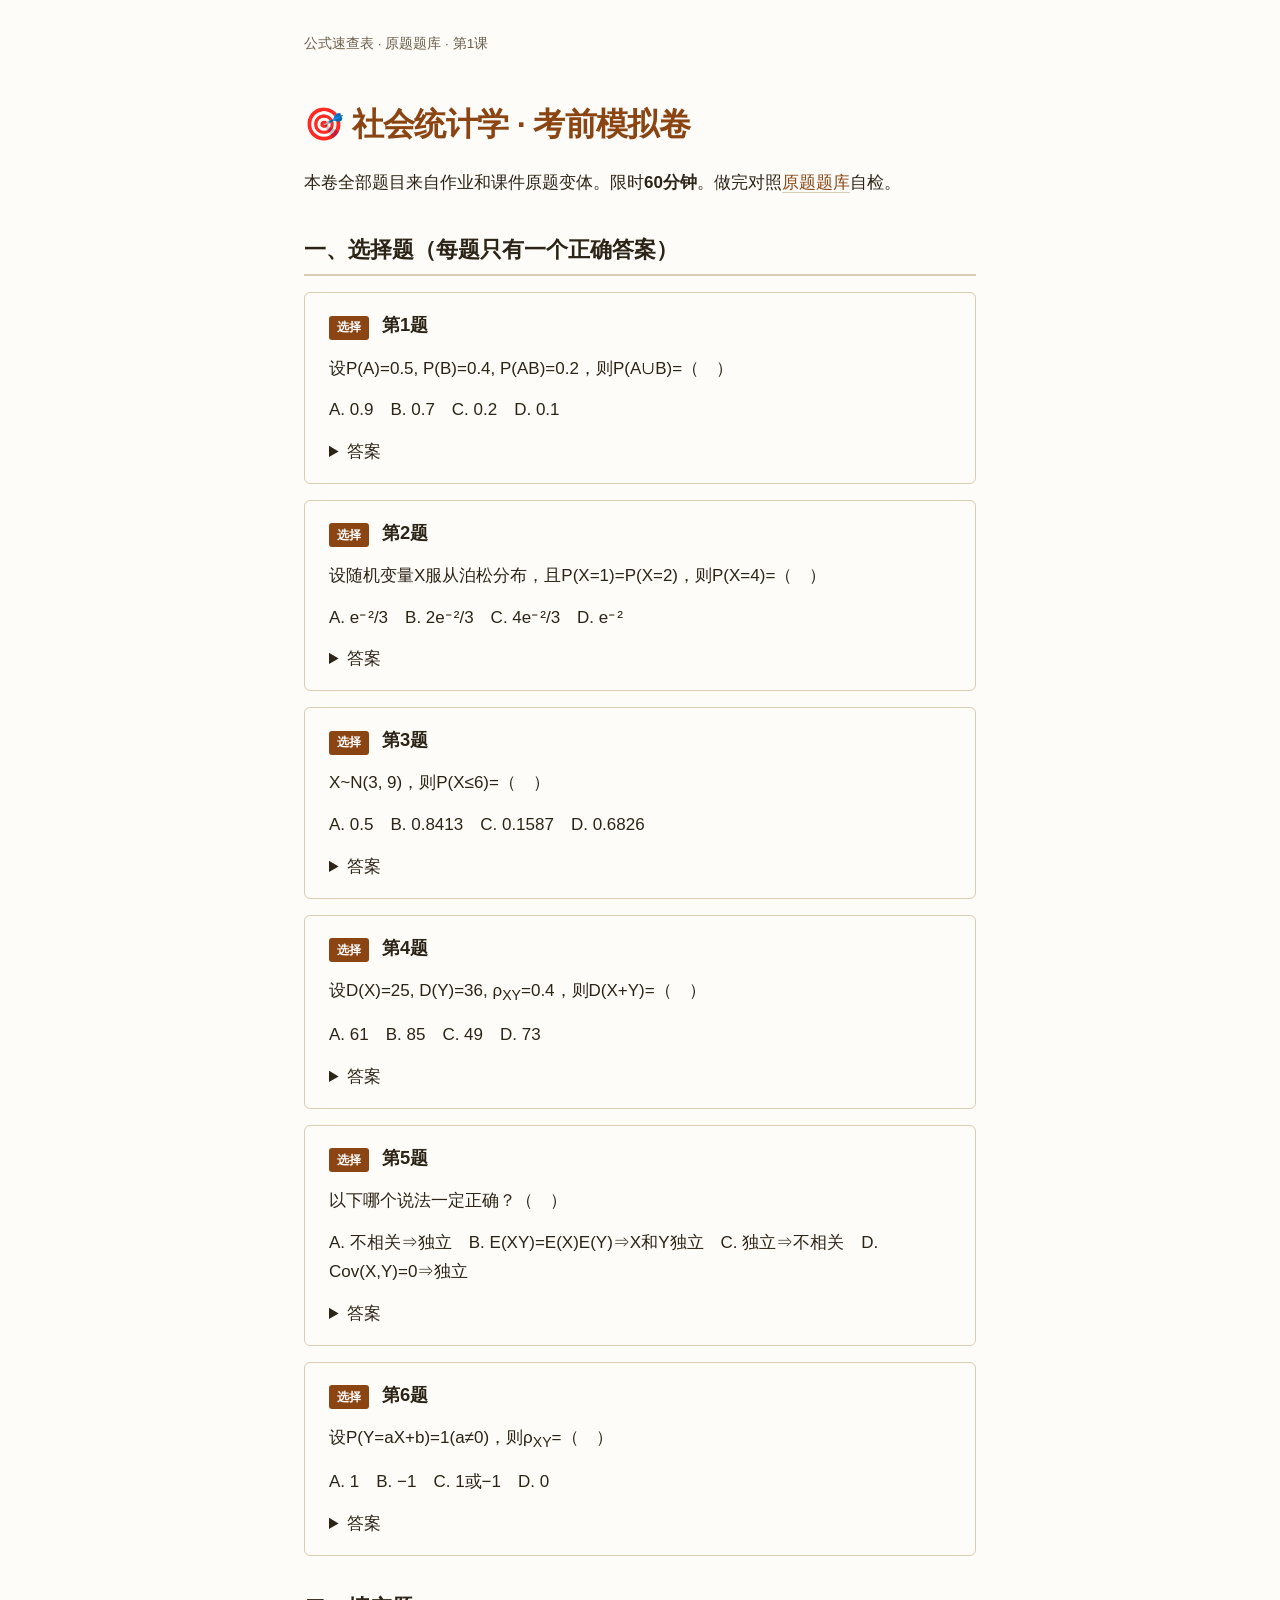
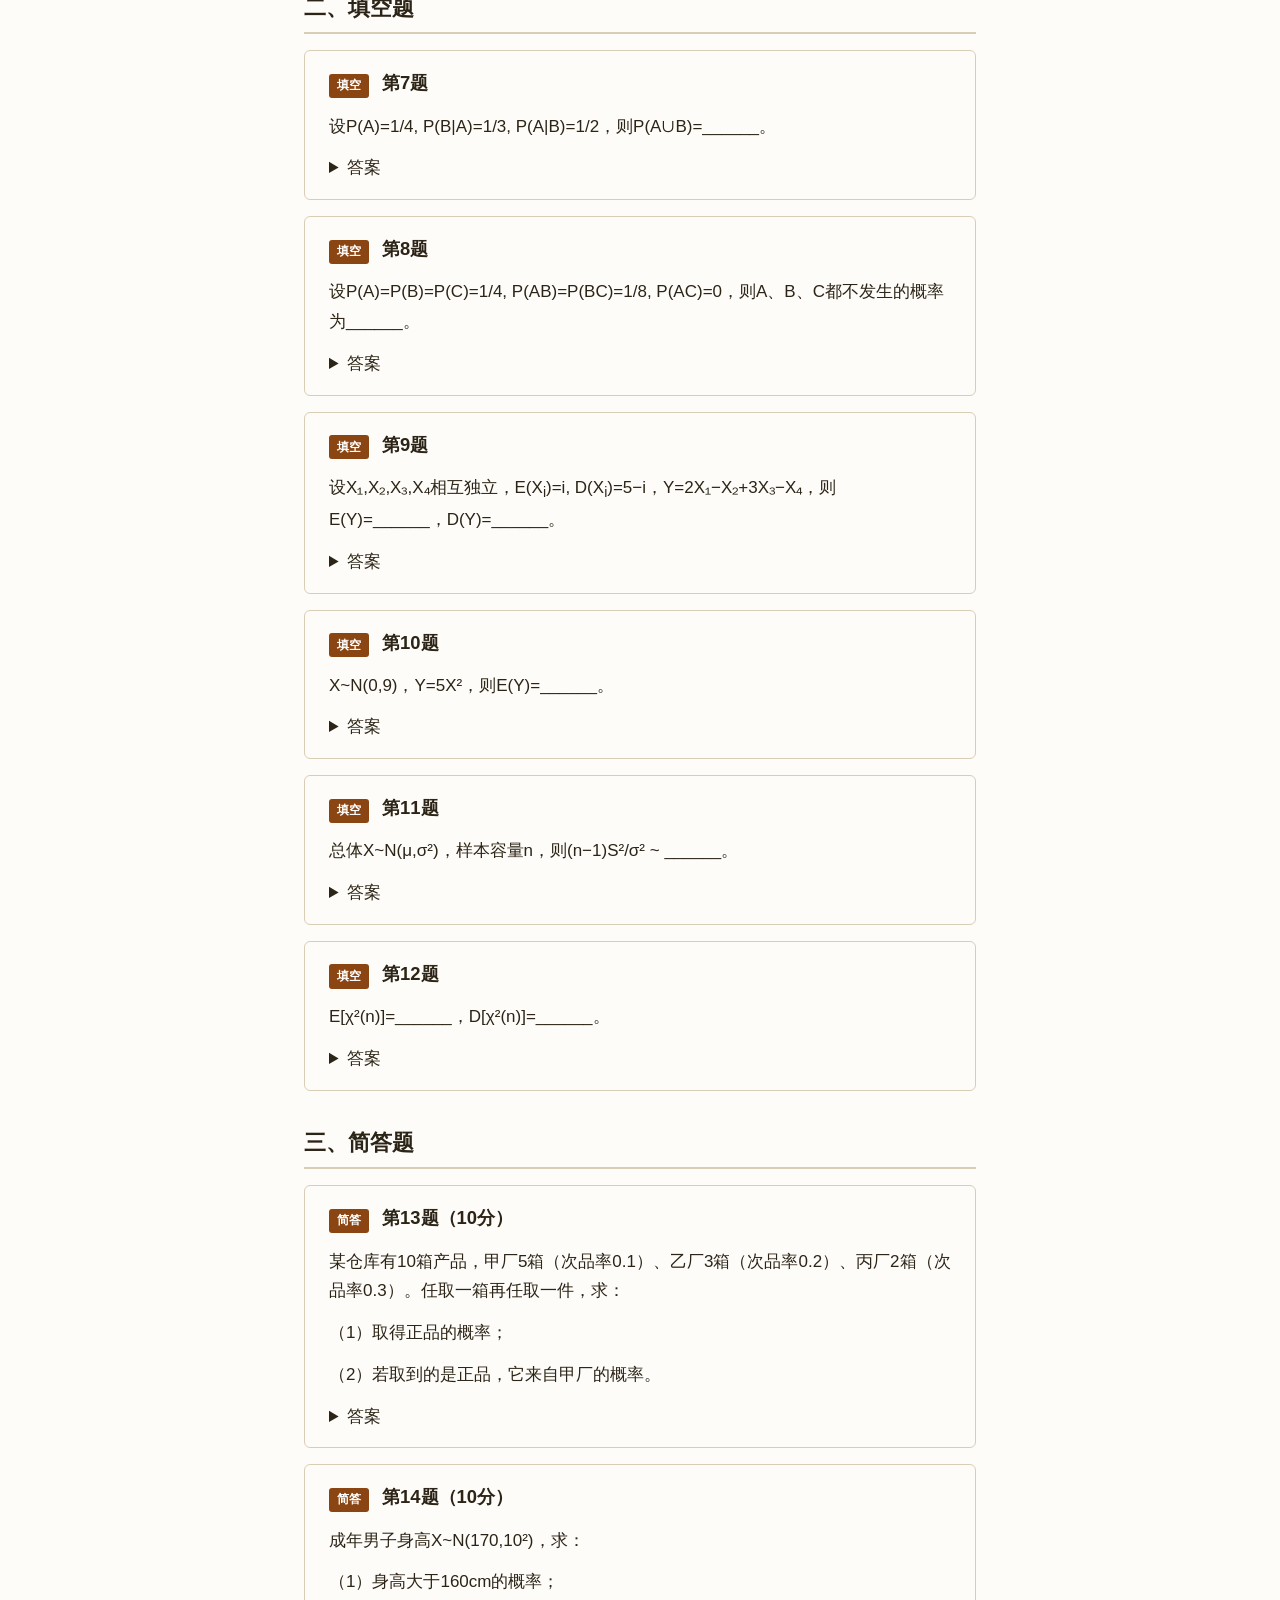
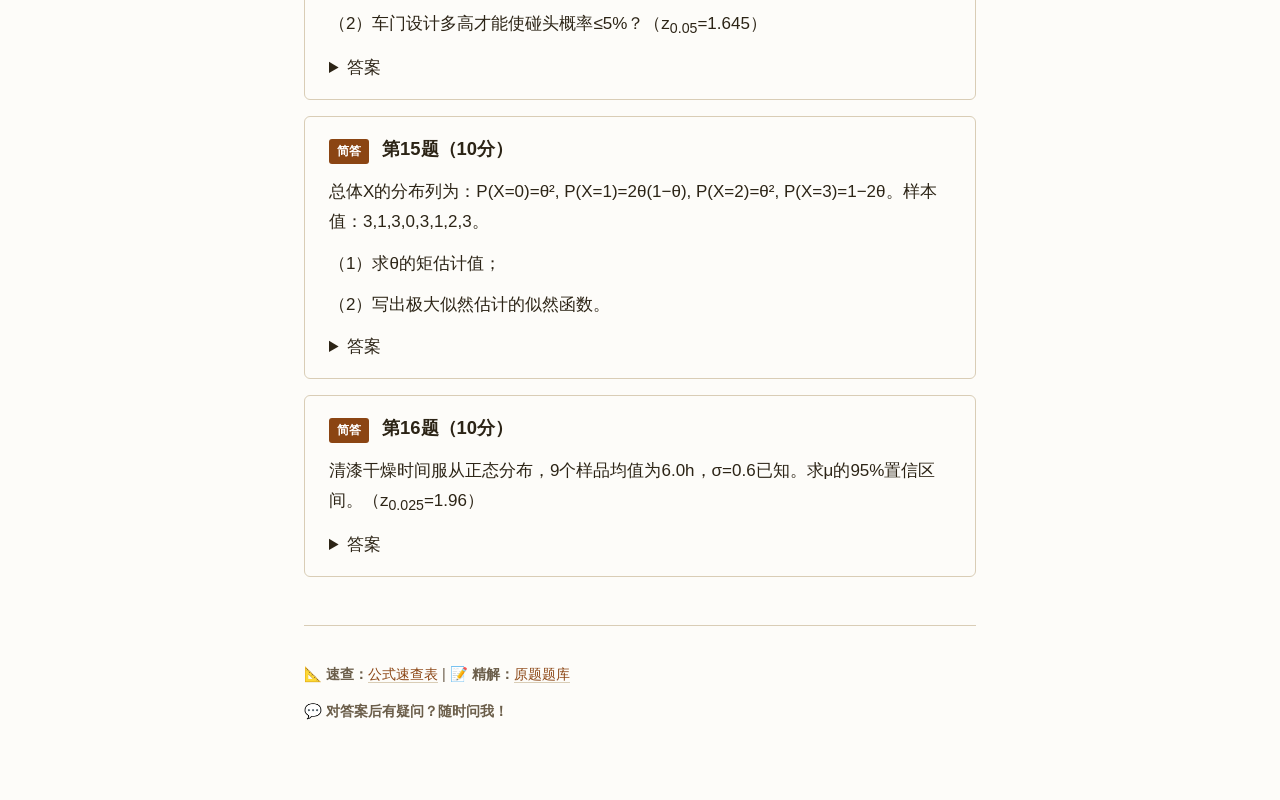
<file: 模拟卷.html>
<!DOCTYPE html>
<html lang="zh-CN">
<head>
<meta charset="UTF-8">
<meta name="viewport" content="width=device-width, initial-scale=1.0">
<title>社会统计学 · 考前模拟卷</title>
<link rel="stylesheet" href="assets/style.css">
<style>
  .q-block { border: 1px solid var(--border); border-radius: var(--radius); padding: 1rem 1.5rem; margin: 1rem 0; }
  .q-block h3 { margin-top: 0; }
  .q-type { display: inline-block; background: var(--accent); color: white; font-size: 0.75rem; padding: 0.1rem 0.5rem; border-radius: 3px; margin-right: 0.5rem; }
</style>
</head>
<body>

<nav class="breadcrumb">
  <a href="../reference/formula-cheat-sheet.html">公式速查表</a> ·
  <a href="../reference/exam-bank.html">原题题库</a> ·
  <a href="../lessons/0001-random-events.html">第1课</a>
</nav>

<h1>🎯 社会统计学 · 考前模拟卷</h1>
<p>本卷全部题目来自作业和课件原题变体。限时<strong>60分钟</strong>。做完对照<a href="../reference/exam-bank.html">原题题库</a>自检。</p>

<h2>一、选择题（每题只有一个正确答案）</h2>

<div class="q-block">
  <h3><span class="q-type">选择</span> 第1题</h3>
  <p>设P(A)=0.5, P(B)=0.4, P(AB)=0.2，则P(A∪B)=（　）</p>
  <p>A. 0.9　B. 0.7　C. 0.2　D. 0.1</p>
  <details><summary>答案</summary>B。P(A∪B)=P(A)+P(B)−P(AB)=0.5+0.4−0.2=0.7</details>
</div>

<div class="q-block">
  <h3><span class="q-type">选择</span> 第2题</h3>
  <p>设随机变量X服从泊松分布，且P(X=1)=P(X=2)，则P(X=4)=（　）</p>
  <p>A. e⁻²/3　B. 2e⁻²/3　C. 4e⁻²/3　D. e⁻²</p>
  <details><summary>答案</summary>B。由λe⁻<sup>λ</sup>=λ²e⁻<sup>λ</sup>/2 得λ=2，P(X=4)=16e⁻²/24=2e⁻²/3</details>
</div>

<div class="q-block">
  <h3><span class="q-type">选择</span> 第3题</h3>
  <p>X~N(3, 9)，则P(X≤6)=（　）</p>
  <p>A. 0.5　B. 0.8413　C. 0.1587　D. 0.6826</p>
  <details><summary>答案</summary>B。Z=(6−3)/3=1，Φ(1)=0.8413</details>
</div>

<div class="q-block">
  <h3><span class="q-type">选择</span> 第4题</h3>
  <p>设D(X)=25, D(Y)=36, ρ<sub>XY</sub>=0.4，则D(X+Y)=（　）</p>
  <p>A. 61　B. 85　C. 49　D. 73</p>
  <details><summary>答案</summary>B。Cov=0.4×5×6=12，D(X+Y)=25+36+2×12=85</details>
</div>

<div class="q-block">
  <h3><span class="q-type">选择</span> 第5题</h3>
  <p>以下哪个说法一定正确？（　）</p>
  <p>A. 不相关⇒独立　B. E(XY)=E(X)E(Y)⇒X和Y独立　C. 独立⇒不相关　D. Cov(X,Y)=0⇒独立</p>
  <details><summary>答案</summary>C。独立一定不相关，反之不成立。</details>
</div>

<div class="q-block">
  <h3><span class="q-type">选择</span> 第6题</h3>
  <p>设P(Y=aX+b)=1(a≠0)，则ρ<sub>XY</sub>=（　）</p>
  <p>A. 1　B. −1　C. 1或−1　D. 0</p>
  <details><summary>答案</summary>C。|ρ|=1表示完全线性相关，a>0时为1，a<0时为−1。</details>
</div>

<h2>二、填空题</h2>

<div class="q-block">
  <h3><span class="q-type">填空</span> 第7题</h3>
  <p>设P(A)=1/4, P(B|A)=1/3, P(A|B)=1/2，则P(A∪B)=______。</p>
  <details><summary>答案</summary>1/3。P(AB)=P(A)P(B|A)=1/12，P(B)=P(AB)/P(A|B)=1/6，P(A∪B)=1/4+1/6−1/12=1/3</details>
</div>

<div class="q-block">
  <h3><span class="q-type">填空</span> 第8题</h3>
  <p>设P(A)=P(B)=P(C)=1/4, P(AB)=P(BC)=1/8, P(AC)=0，则A、B、C都不发生的概率为______。</p>
  <details><summary>答案</summary>1/2。P(A∪B∪C)=3/4−1/4=1/2，都不发生=1−1/2=1/2</details>
</div>

<div class="q-block">
  <h3><span class="q-type">填空</span> 第9题</h3>
  <p>设X₁,X₂,X₃,X₄相互独立，E(X<sub>i</sub>)=i, D(X<sub>i</sub>)=5−i，Y=2X₁−X₂+3X₃−X₄，则E(Y)=______，D(Y)=______。</p>
  <details><summary>答案</summary>E(Y)=5，D(Y)=38</details>
</div>

<div class="q-block">
  <h3><span class="q-type">填空</span> 第10题</h3>
  <p>X~N(0,9)，Y=5X²，则E(Y)=______。</p>
  <details><summary>答案</summary>45。E(X²)=D(X)+[E(X)]²=9，E(Y)=5×9=45</details>
</div>

<div class="q-block">
  <h3><span class="q-type">填空</span> 第11题</h3>
  <p>总体X~N(μ,σ²)，样本容量n，则(n−1)S²/σ² ~ ______。</p>
  <details><summary>答案</summary>χ²(n−1)</details>
</div>

<div class="q-block">
  <h3><span class="q-type">填空</span> 第12题</h3>
  <p>E[χ²(n)]=______，D[χ²(n)]=______。</p>
  <details><summary>答案</summary>n，2n</details>
</div>

<h2>三、简答题</h2>

<div class="q-block">
  <h3><span class="q-type">简答</span> 第13题（10分）</h3>
  <p>某仓库有10箱产品，甲厂5箱（次品率0.1）、乙厂3箱（次品率0.2）、丙厂2箱（次品率0.3）。任取一箱再任取一件，求：</p>
  <p>（1）取得正品的概率；</p>
  <p>（2）若取到的是正品，它来自甲厂的概率。</p>
  <details><summary>答案</summary>
    （1）全概率：P(正)=0.5×0.9+0.3×0.8+0.2×0.7=0.83<br>
    （2）贝叶斯：P(甲|正)=0.5×0.9/0.83=0.45/0.83≈0.542
  </details>
</div>

<div class="q-block">
  <h3><span class="q-type">简答</span> 第14题（10分）</h3>
  <p>成年男子身高X~N(170,10²)，求：</p>
  <p>（1）身高大于160cm的概率；</p>
  <p>（2）车门设计多高才能使碰头概率≤5%？（z<sub>0.05</sub>=1.645）</p>
  <details><summary>答案</summary>
    （1）P(X>160)=P(Z>−1)=Φ(1)=0.8413<br>
    （2）h≥170+1.645×10=186.45cm
  </details>
</div>

<div class="q-block">
  <h3><span class="q-type">简答</span> 第15题（10分）</h3>
  <p>总体X的分布列为：P(X=0)=θ², P(X=1)=2θ(1−θ), P(X=2)=θ², P(X=3)=1−2θ。样本值：3,1,3,0,3,1,2,3。</p>
  <p>（1）求θ的矩估计值；</p>
  <p>（2）写出极大似然估计的似然函数。</p>
  <details><summary>答案</summary>
    （1）<span style="text-decoration:overline">x</span>=2，E(X)=3−4θ，令2=3−4θ，得θ=1/4<br>
    （2）L(θ)=θ²×[2θ(1−θ)]²×θ²×(1−2θ)⁴=4θ⁶(1−θ)²(1−2θ)⁴
  </details>
</div>

<div class="q-block">
  <h3><span class="q-type">简答</span> 第16题（10分）</h3>
  <p>清漆干燥时间服从正态分布，9个样品均值为6.0h，σ=0.6已知。求μ的95%置信区间。（z<sub>0.025</sub>=1.96）</p>
  <details><summary>答案</summary>6±1.96×0.6/3=6±0.392=[5.608, 6.392]</details>
</div>

<div class="lesson-footer">
  <p><strong>📐 速查：</strong><a href="../reference/formula-cheat-sheet.html">公式速查表</a> | <strong>📝 精解：</strong><a href="../reference/exam-bank.html">原题题库</a></p>
  <p>💬 <strong>对答案后有疑问？随时问我！</strong></p>
</div>

</body>
</html>
</file>
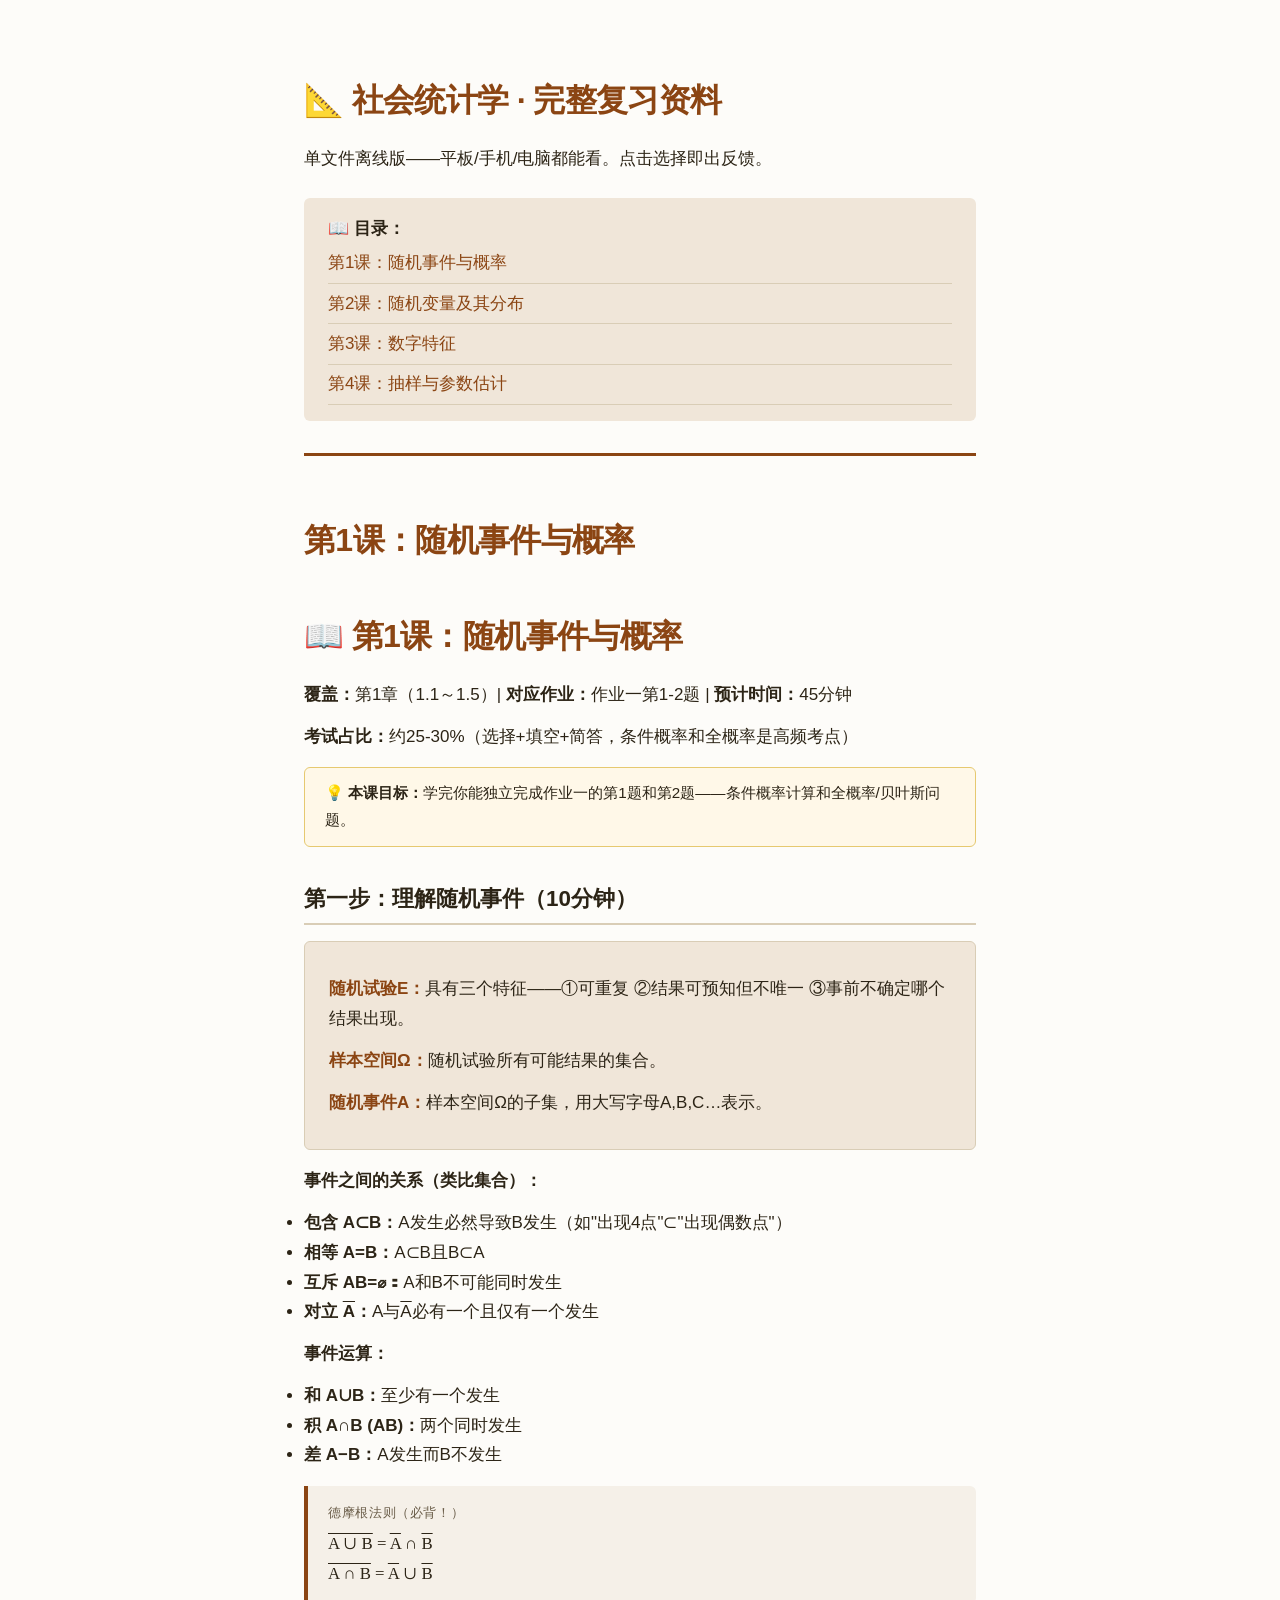
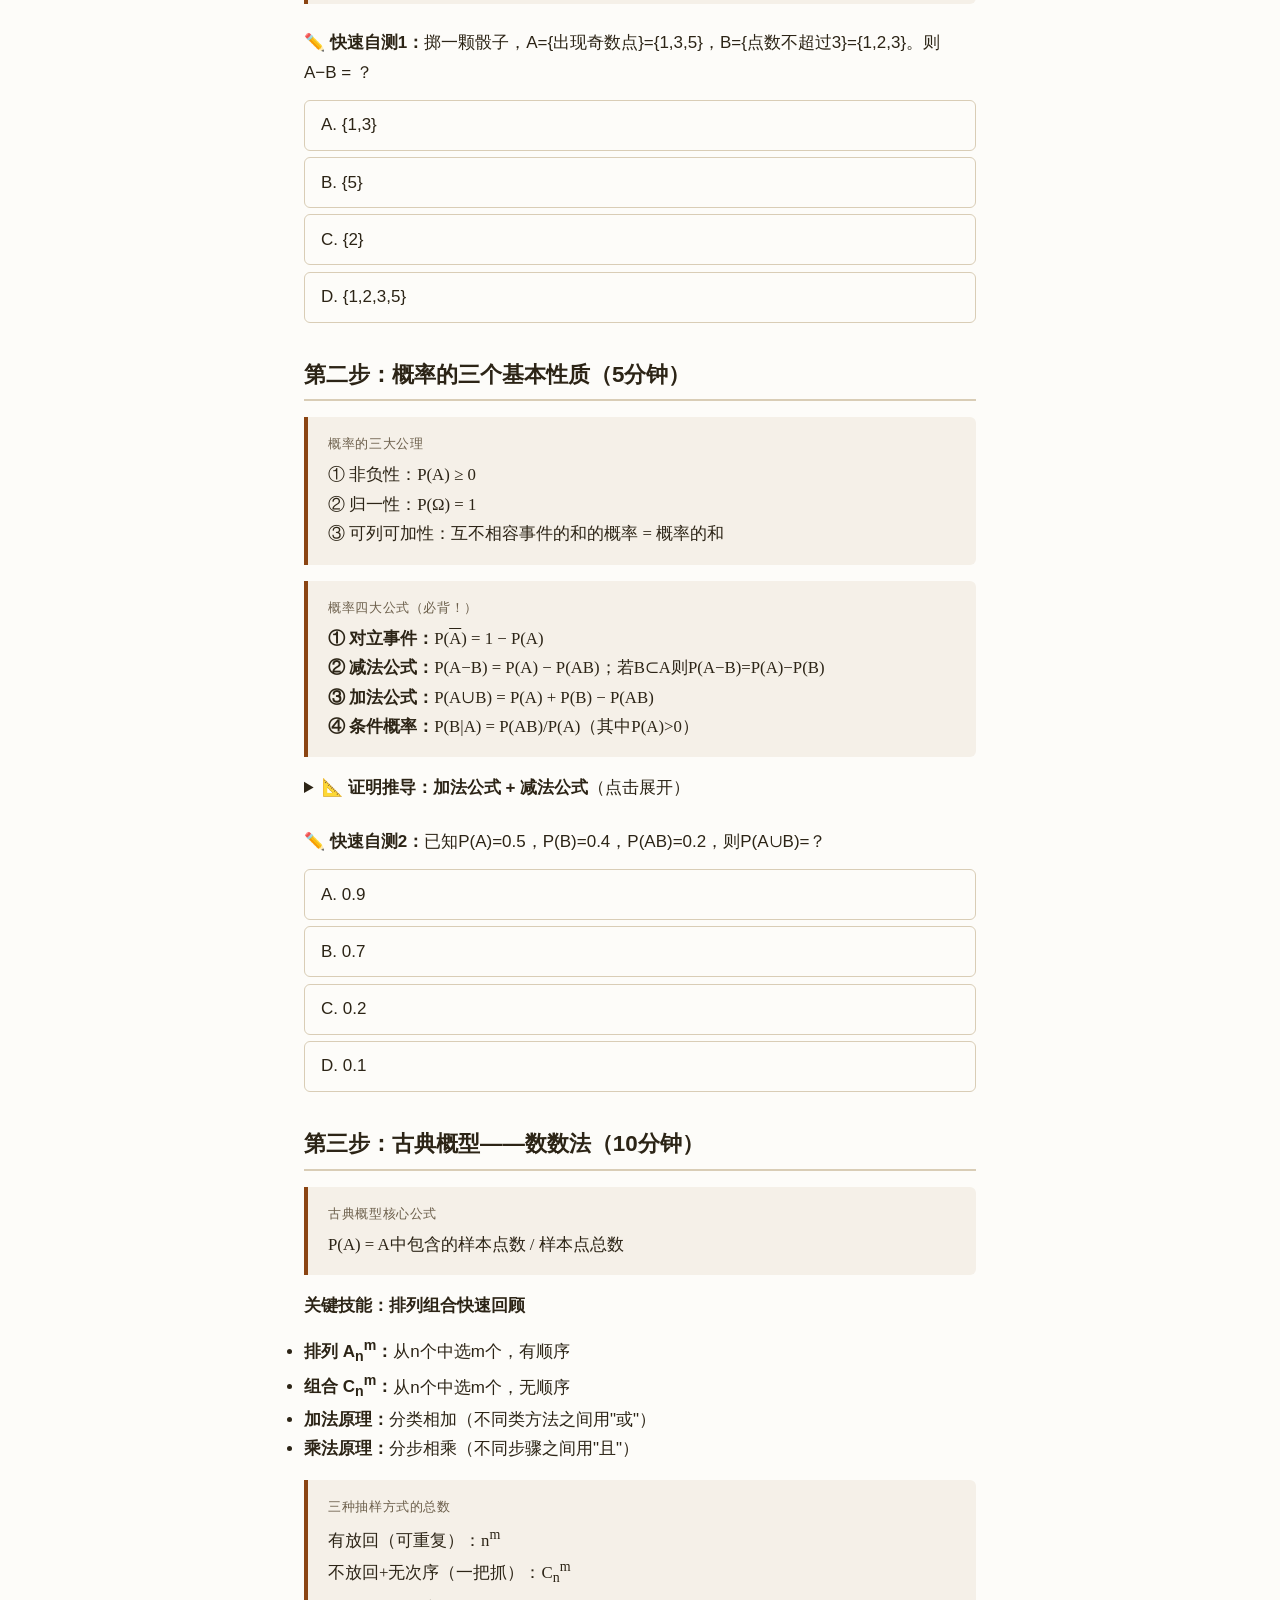
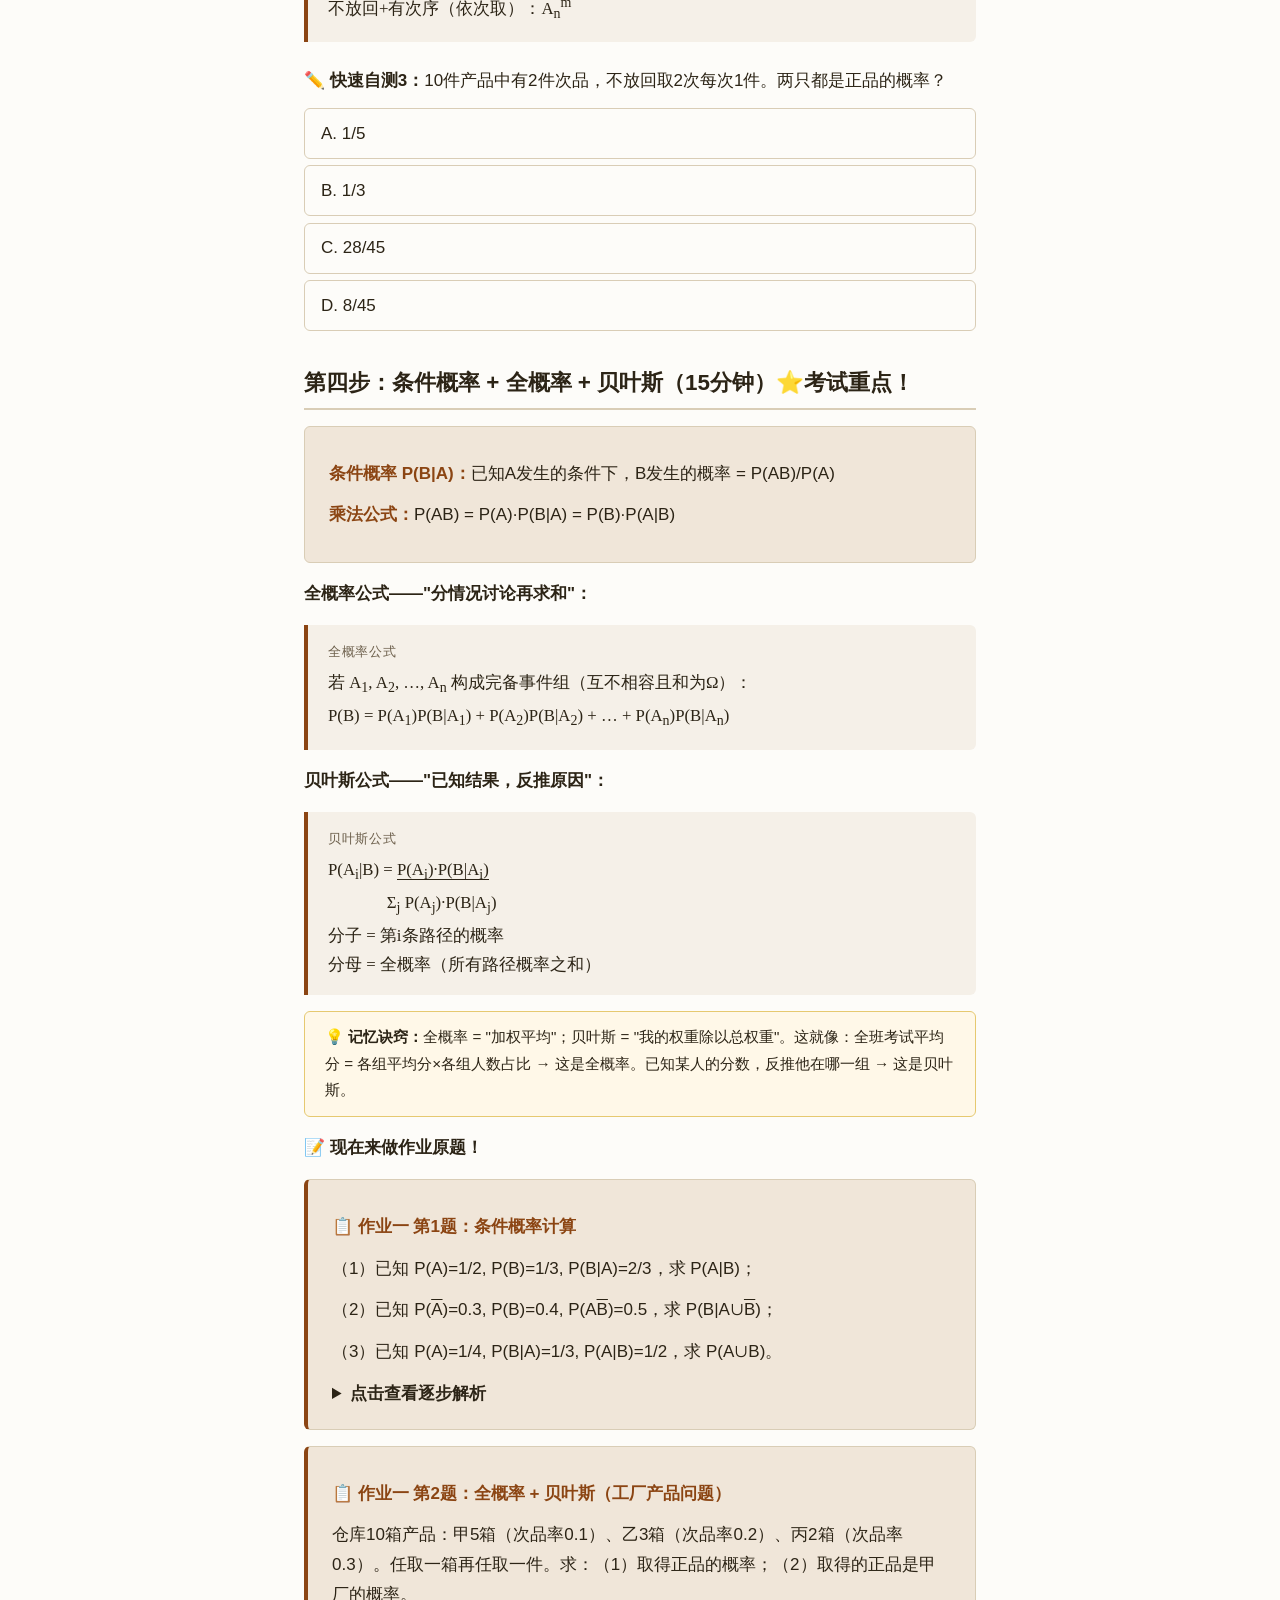
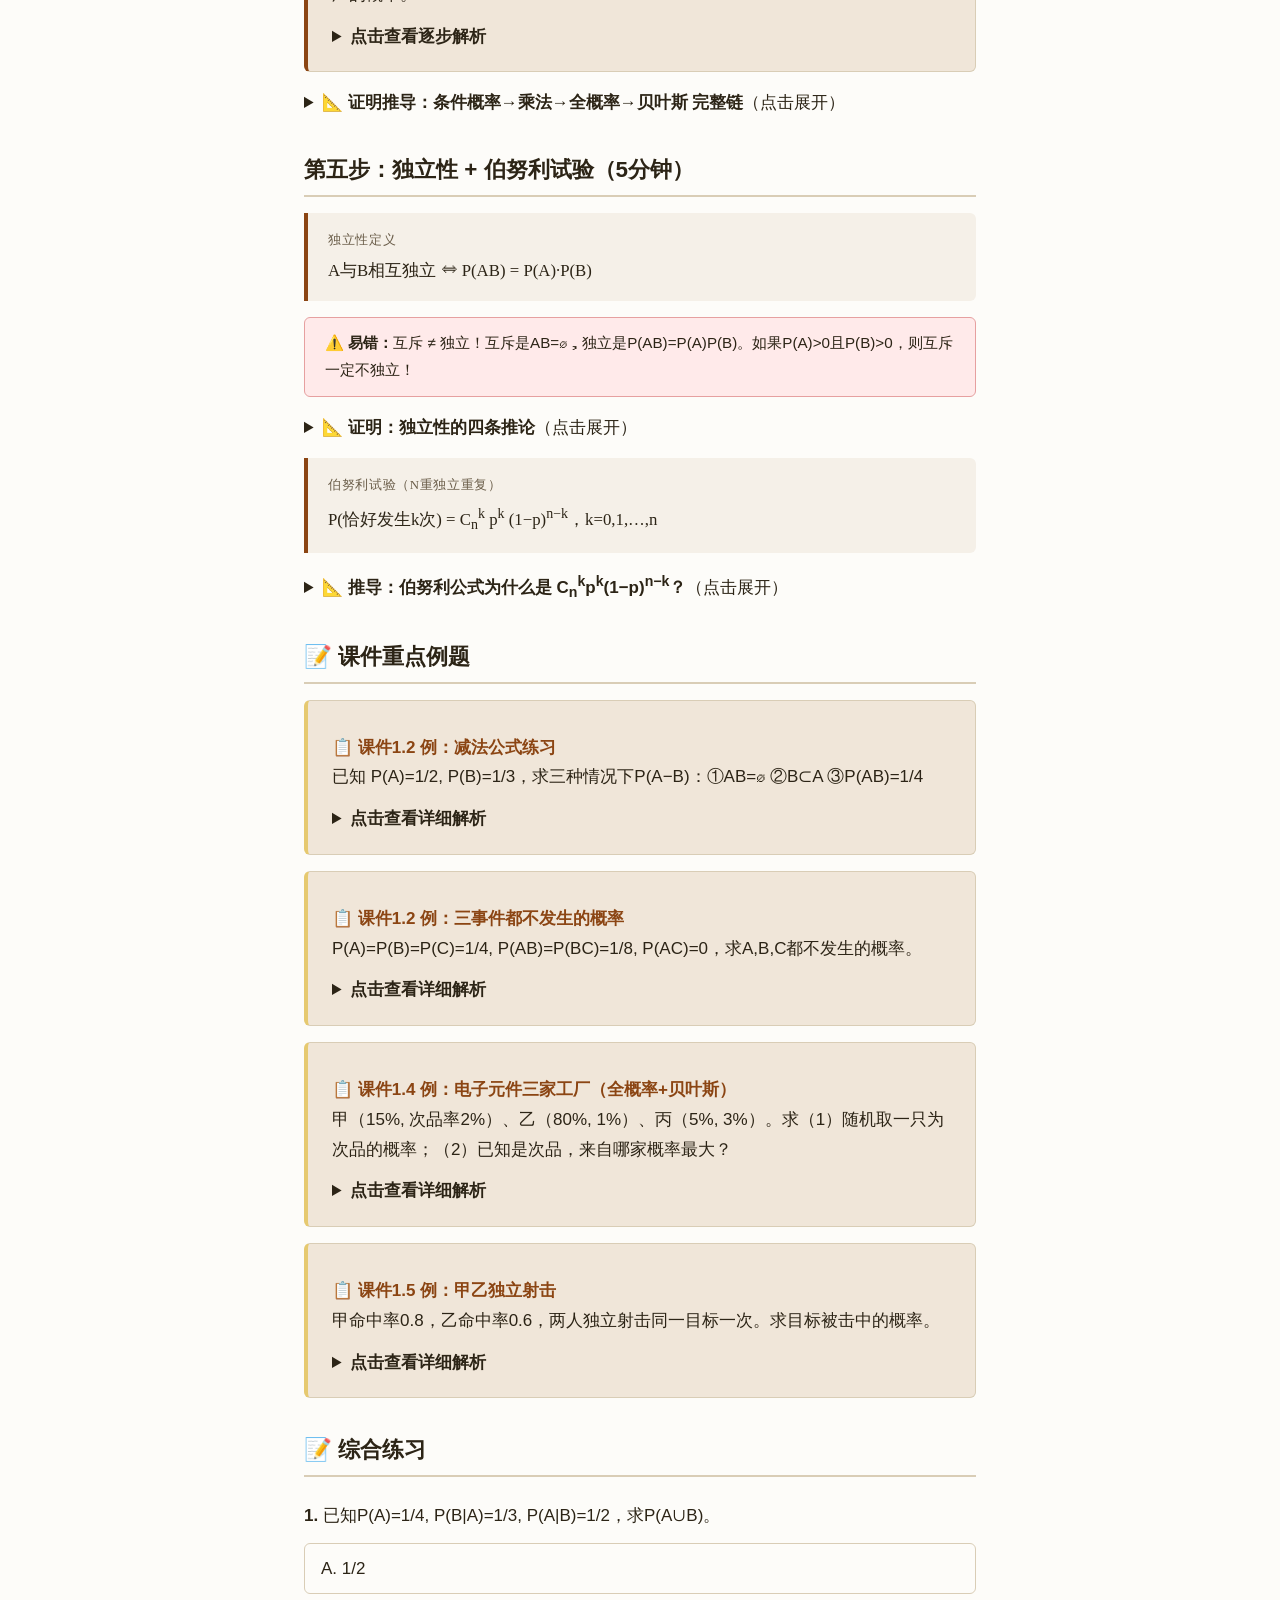
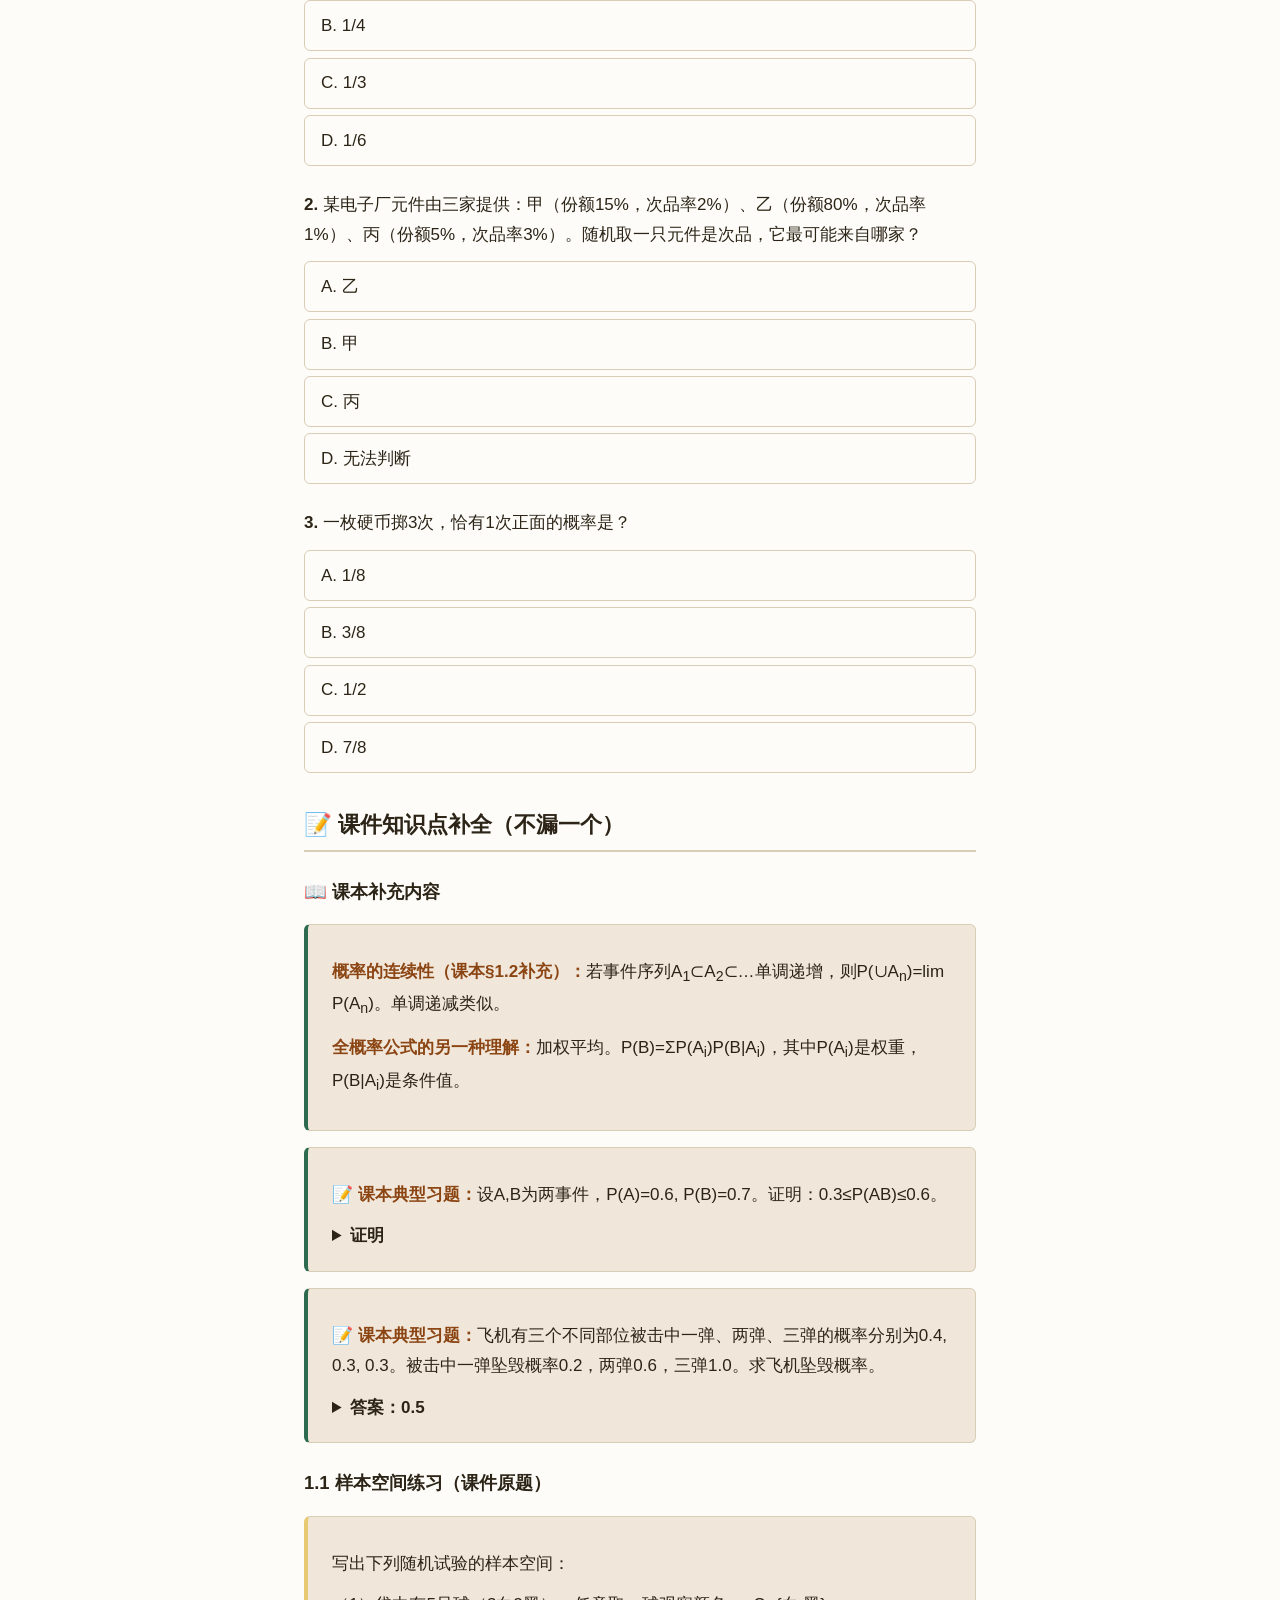
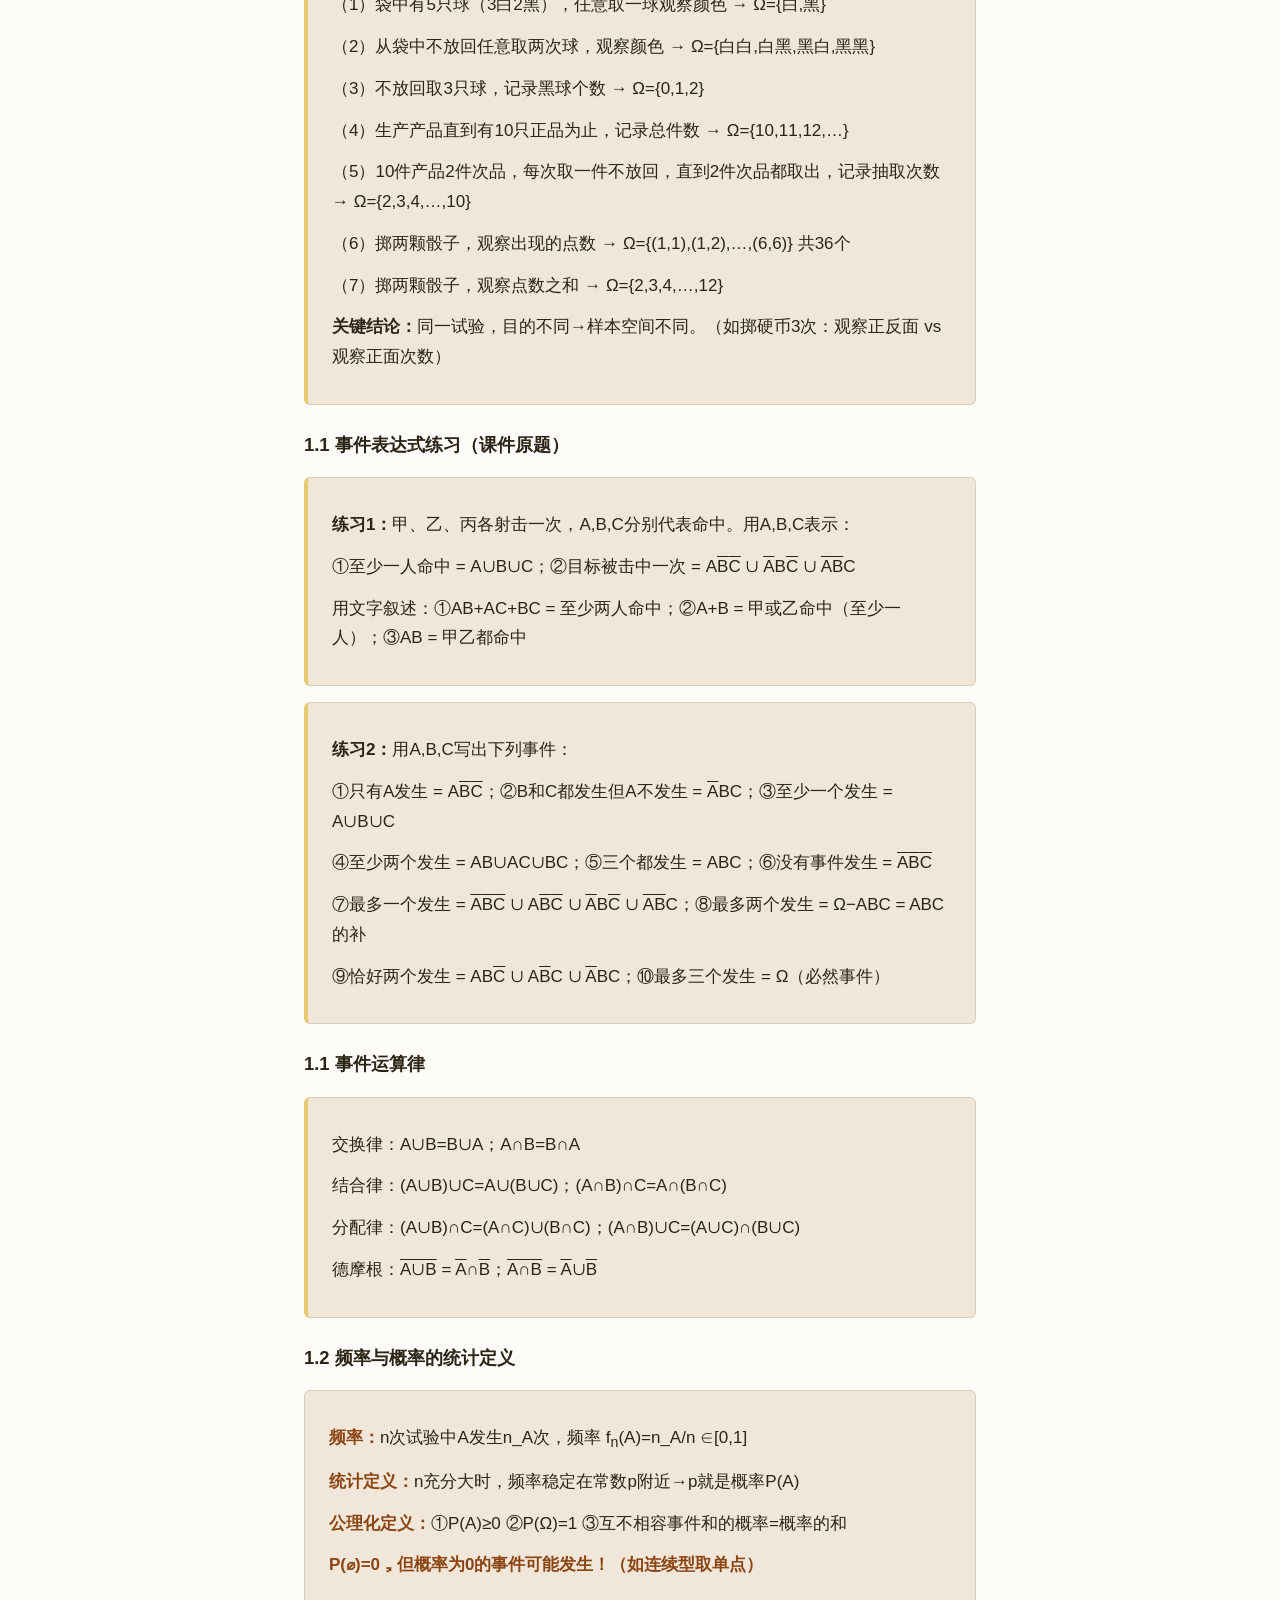
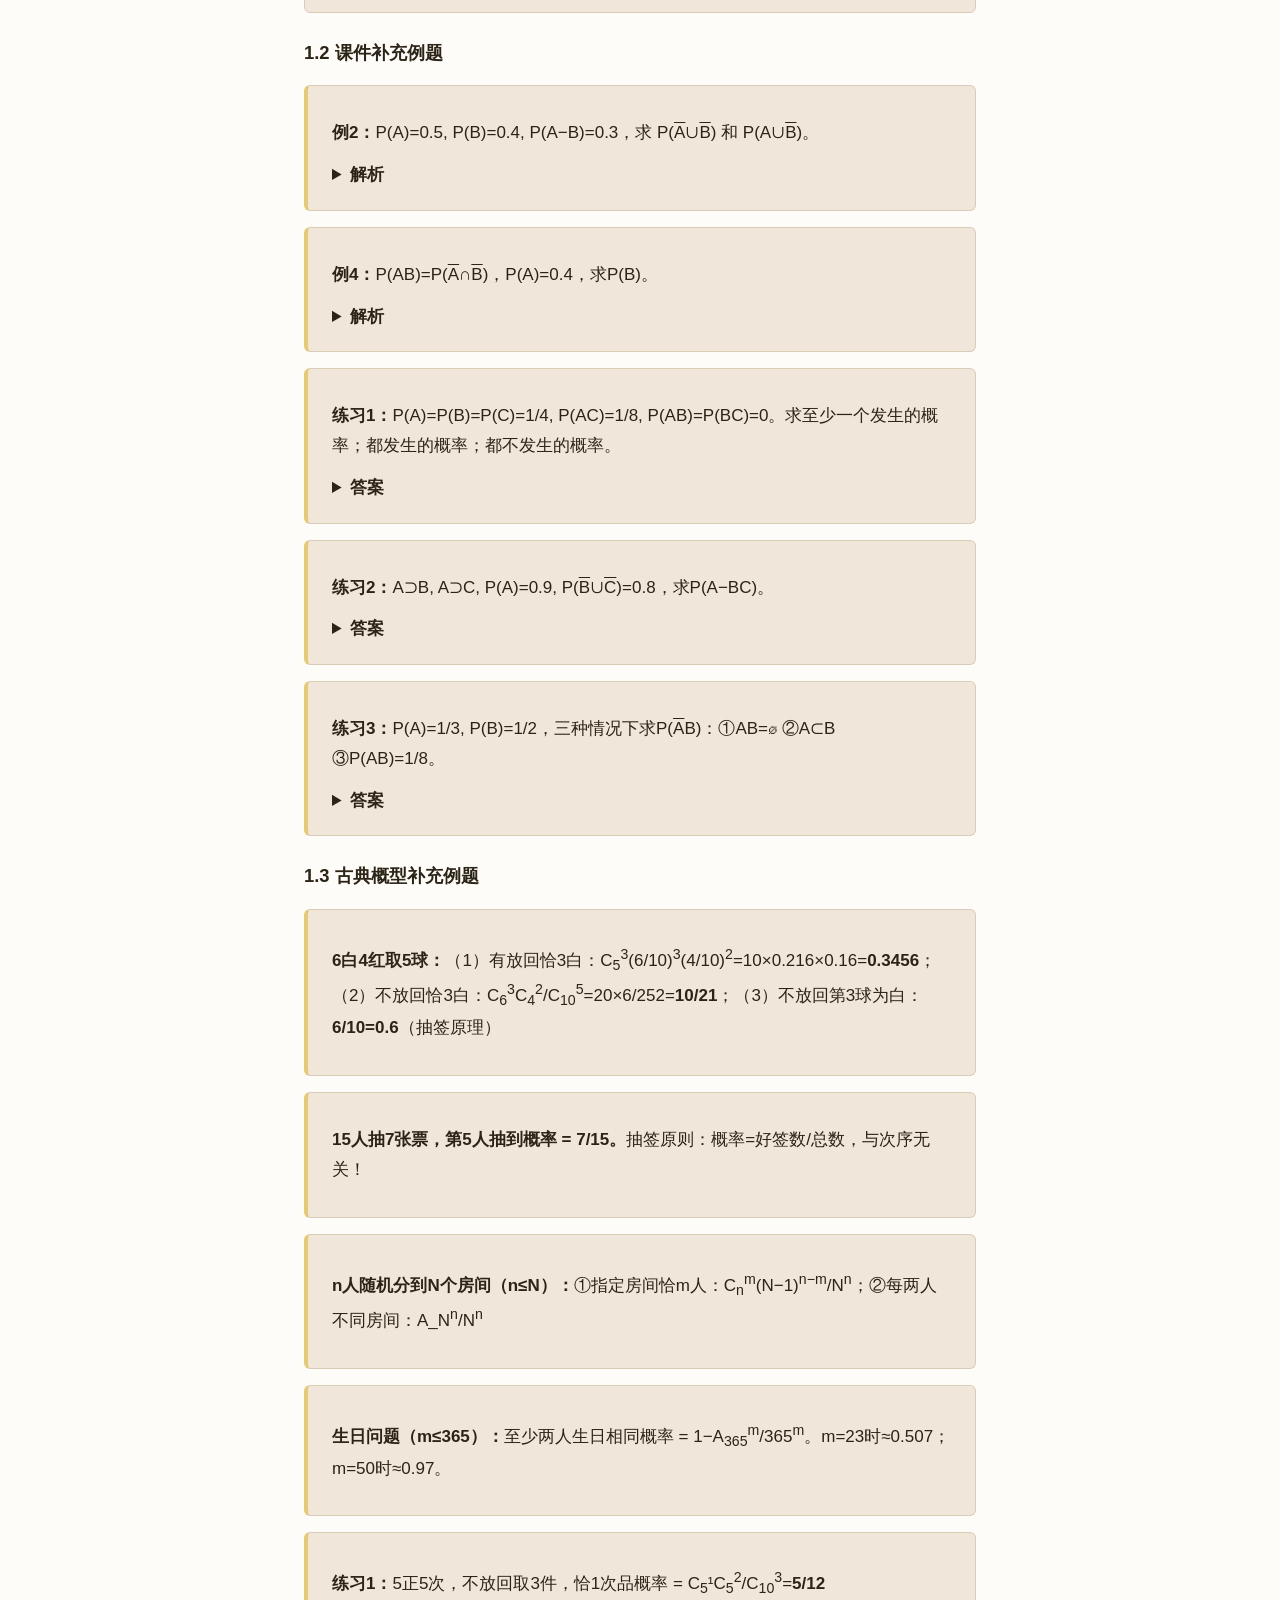
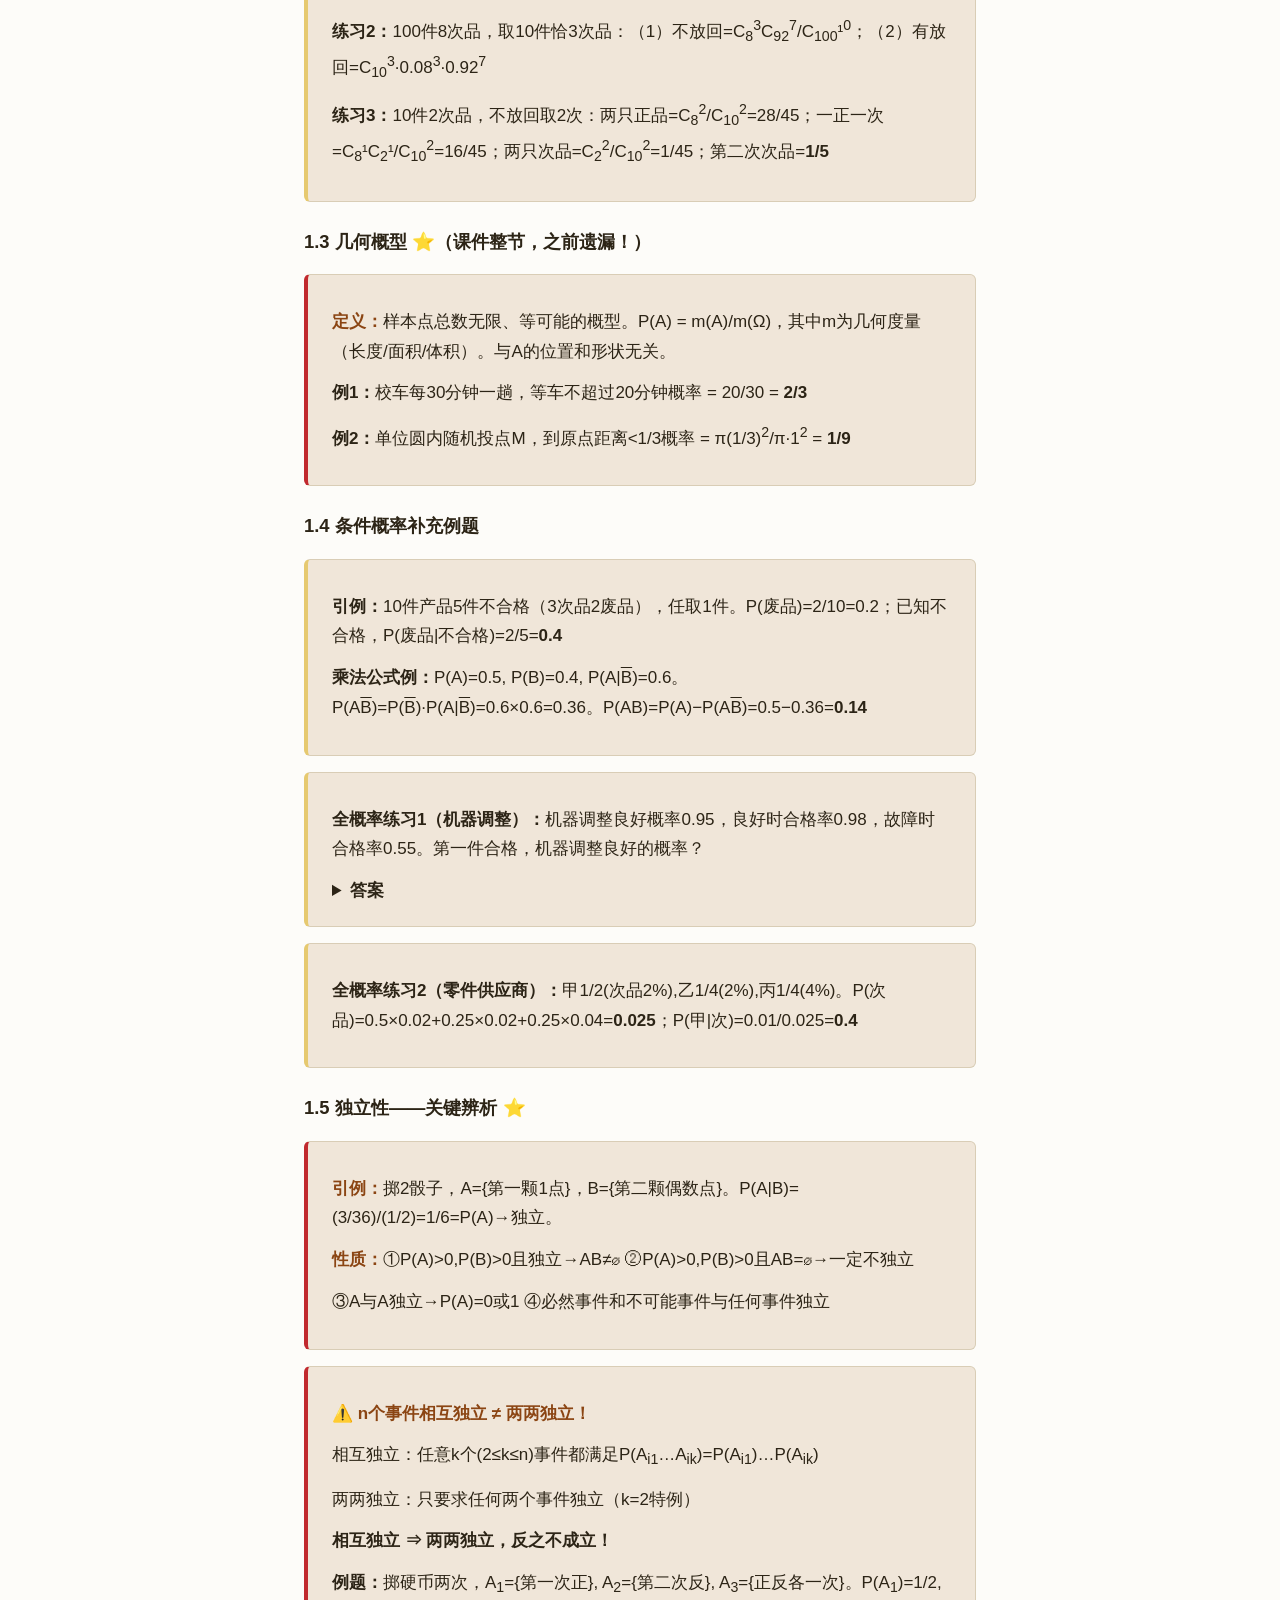
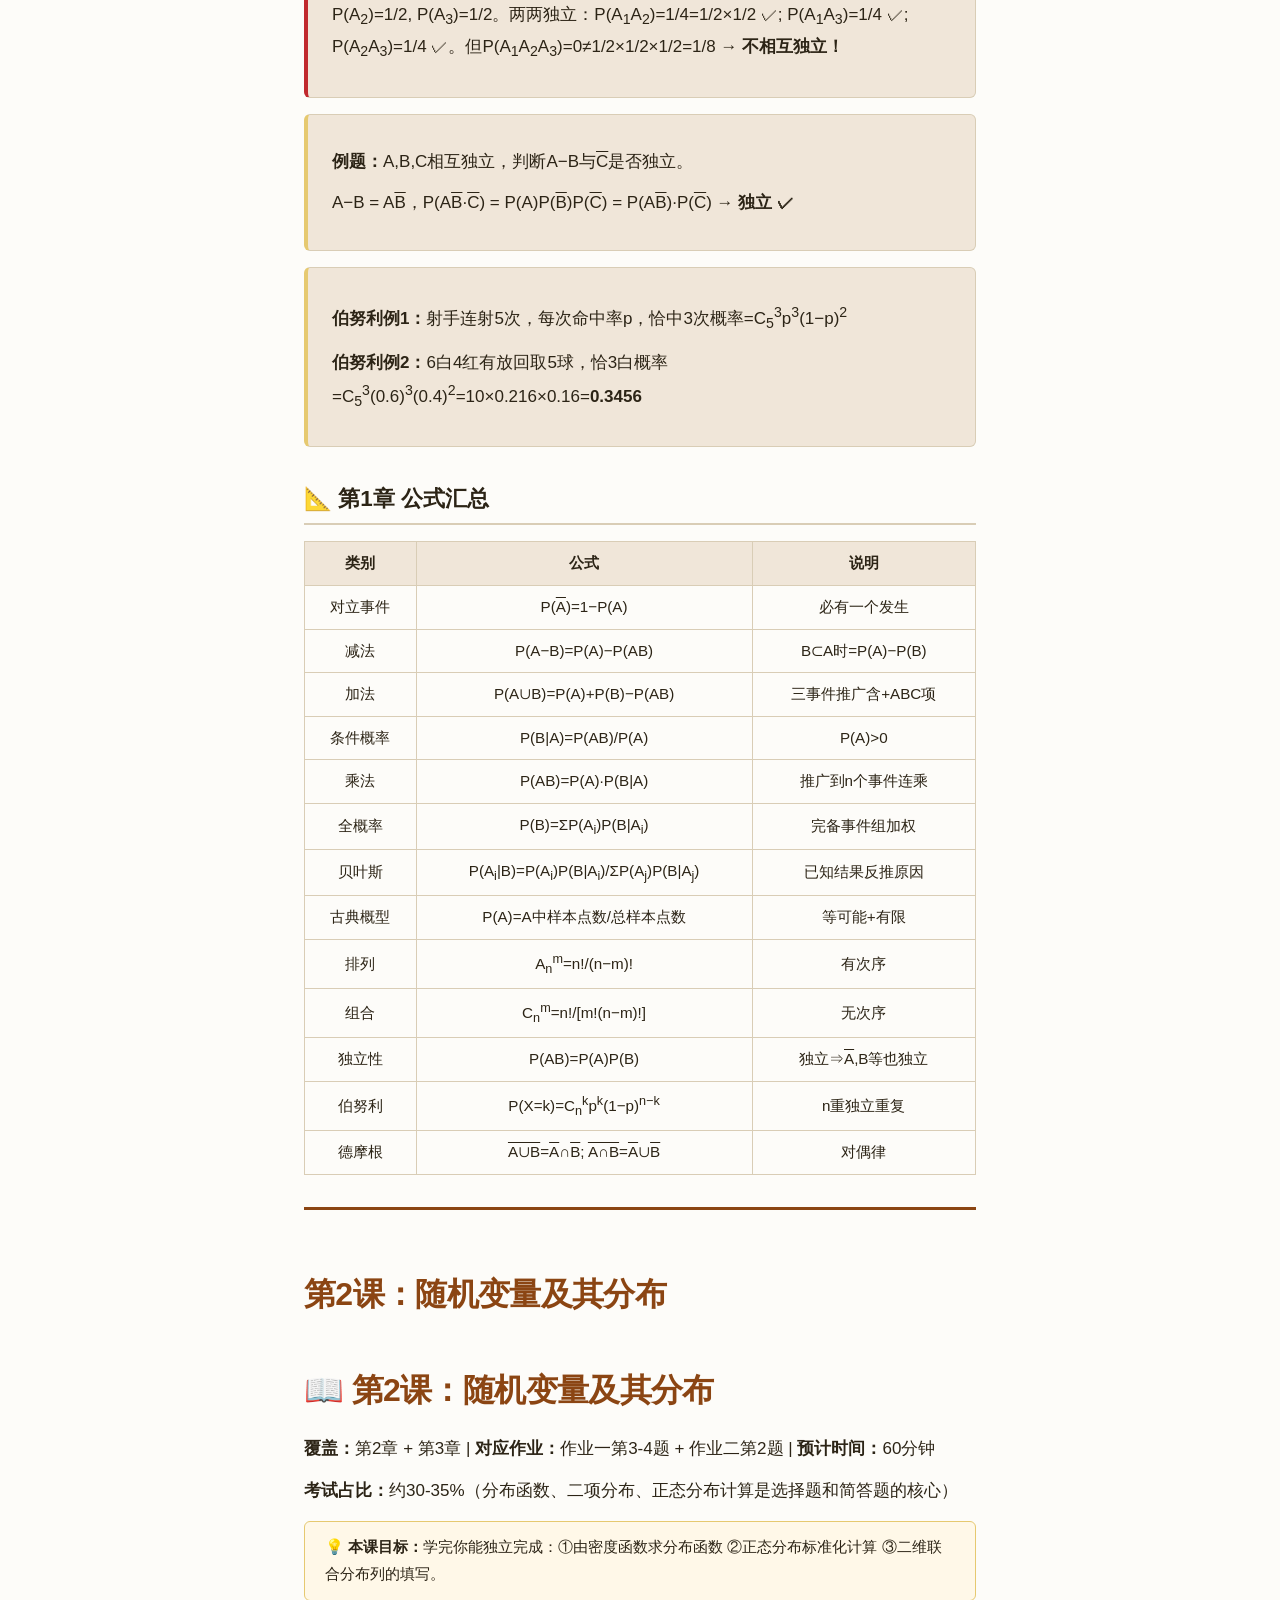
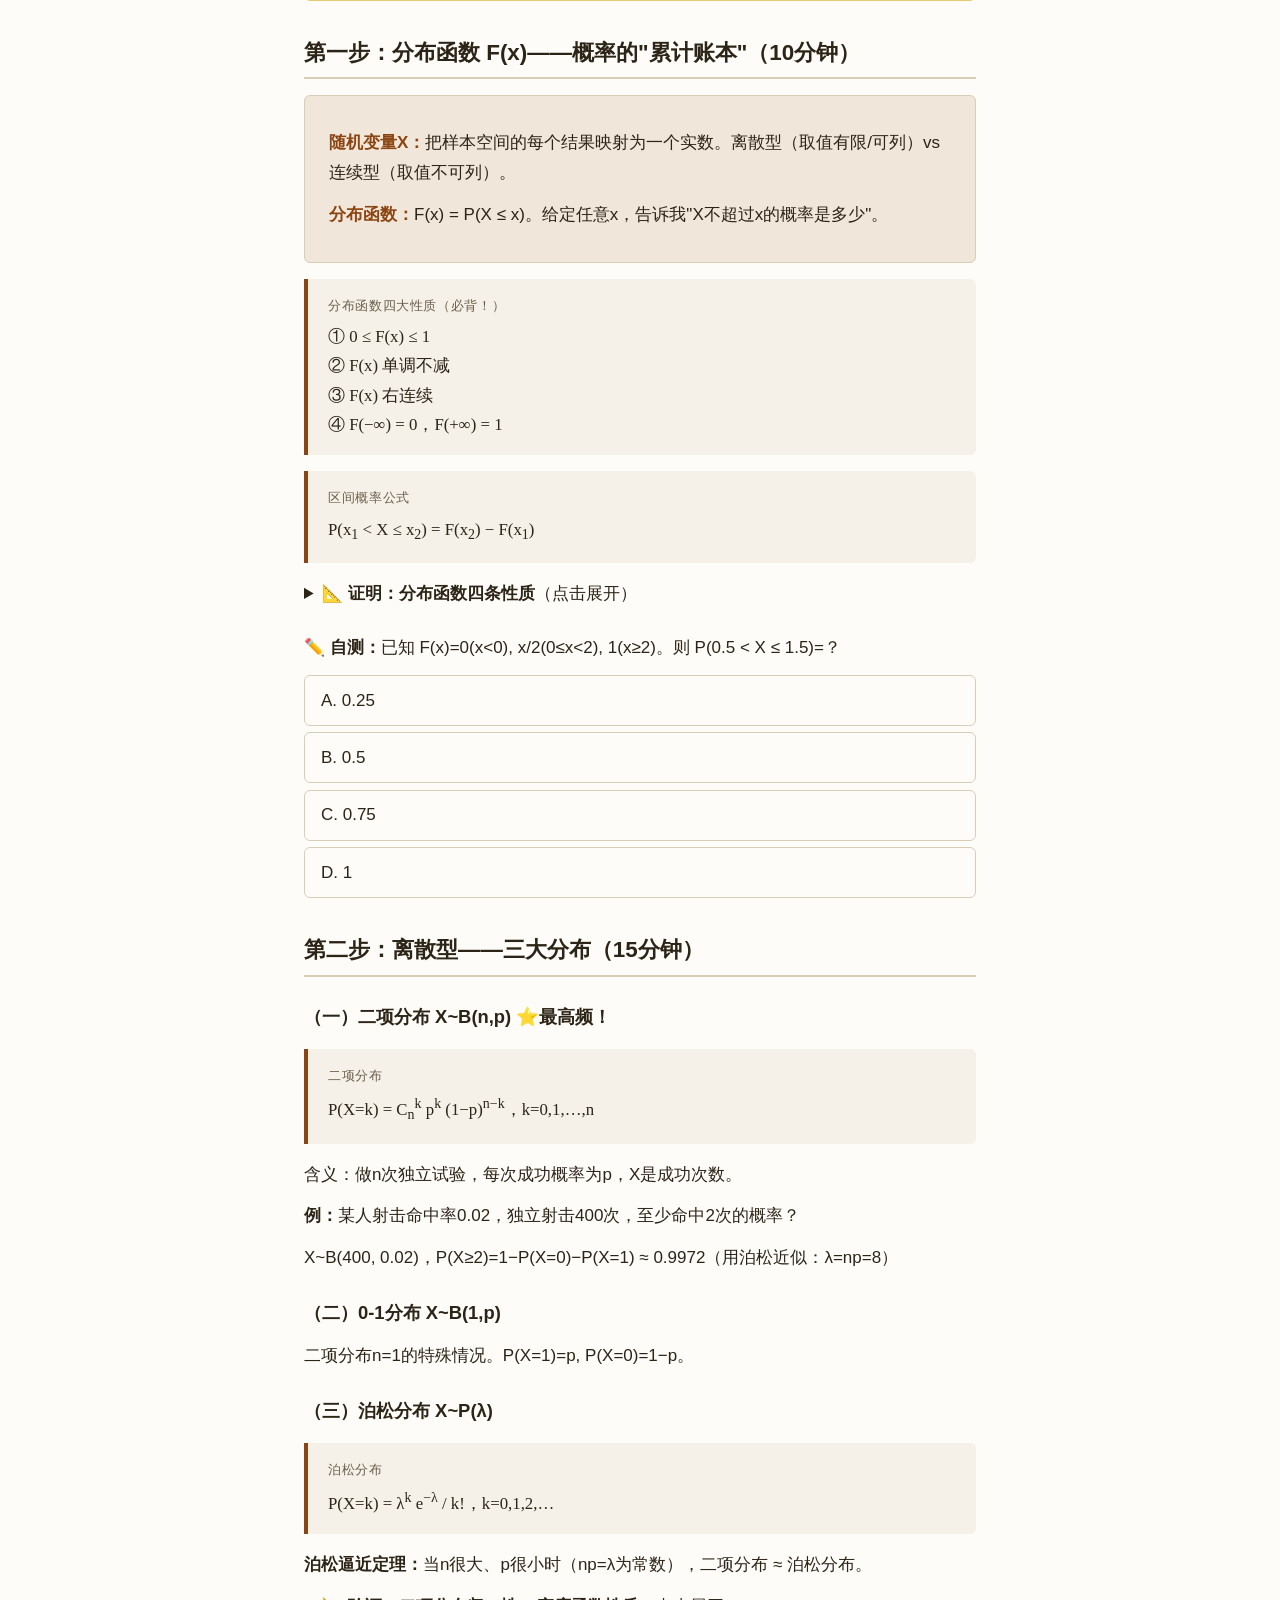
<file: 社会统计学_完整复习.html>
<!DOCTYPE html>
<html lang="zh-CN">
<head>
<meta charset="UTF-8">
<meta name="viewport" content="width=device-width, initial-scale=1.0">
<title>社会统计学 · 完整复习资料</title>
<style>/* 社会统计学 - 课程统一样式（离线优化版） */
/* 使用系统自带中文字体，无需联网加载 */

:root {
  --bg: #fdfcf9;
  --text: #2c2416;
  --muted: #6b5e4a;
  --accent: #8b4513;
  --accent-light: #f0e6d9;
  --border: #d9cdb6;
  --code-bg: #f5f0e8;
  --correct: #2d6a4f;
  --wrong: #c1292e;
  --radius: 6px;
}

* { box-sizing: border-box; margin: 0; padding: 0; }

body {
  font-family: "PingFang SC", "Noto Sans SC", "Microsoft YaHei", "Source Han Sans", "Helvetica Neue", Arial, sans-serif;
  background: var(--bg);
  color: var(--text);
  line-height: 1.75;
  max-width: 720px;
  margin: 0 auto;
  padding: 2rem 1.5rem 4rem;
  font-size: 17px;
}

h1 { font-size: 2rem; font-weight: 700; margin: 2.5rem 0 1rem; color: var(--accent); letter-spacing: -0.02em; }
h2 { font-size: 1.4rem; font-weight: 600; margin: 2rem 0 0.75rem; border-bottom: 2px solid var(--border); padding-bottom: 0.35rem; }
h3 { font-size: 1.15rem; font-weight: 600; margin: 1.5rem 0 0.5rem; }

p { margin: 0.75rem 0; }

a { color: var(--accent); text-decoration: none; border-bottom: 1px solid var(--border); }
a:hover { border-bottom-color: var(--accent); }

/* Formula blocks */
.formula {
  background: var(--code-bg);
  border-left: 4px solid var(--accent);
  padding: 1rem 1.25rem;
  margin: 1rem 0;
  border-radius: 0 var(--radius) var(--radius) 0;
  font-family: 'Source Serif 4', Georgia, serif;
  font-size: 1.05rem;
  overflow-x: auto;
}

.formula .label {
  display: block;
  font-size: 0.8rem;
  color: var(--muted);
  text-transform: uppercase;
  letter-spacing: 0.05em;
  margin-bottom: 0.3rem;
}

/* Definition cards */
.def-card {
  background: var(--accent-light);
  border: 1px solid var(--border);
  border-radius: var(--radius);
  padding: 1.25rem 1.5rem;
  margin: 1rem 0;
}

.def-card .term {
  font-weight: 700;
  color: var(--accent);
}

/* Step-by-step solution */
.steps { counter-reset: step; list-style: none; padding: 0; }
.steps li {
  counter-increment: step;
  padding: 0.5rem 0 0.5rem 2.5rem;
  position: relative;
  margin: 0.3rem 0;
}
.steps li::before {
  content: counter(step);
  position: absolute;
  left: 0;
  top: 0.5rem;
  width: 1.6rem;
  height: 1.6rem;
  background: var(--accent);
  color: white;
  border-radius: 50%;
  text-align: center;
  font-size: 0.8rem;
  font-weight: 700;
  line-height: 1.6rem;
}

/* Quiz widget */
.quiz { margin: 1.5rem 0; }
.quiz .question {
  font-weight: 500;
  margin-bottom: 0.75rem;
}
.quiz .options { display: flex; flex-direction: column; gap: 0.4rem; }
.quiz .option {
  padding: 0.6rem 1rem;
  border: 1px solid var(--border);
  border-radius: var(--radius);
  cursor: pointer;
  transition: background 0.15s;
}
.quiz .option:hover { background: var(--accent-light); }
.quiz .option.selected { border-color: var(--accent); background: var(--accent-light); }
.quiz .option.correct { border-color: var(--correct); background: #d8f3dc; }
.quiz .option.wrong { border-color: var(--wrong); background: #ffd6d6; }
.quiz .feedback {
  margin-top: 0.5rem;
  padding: 0.6rem 1rem;
  border-radius: var(--radius);
  display: none;
}
.quiz .feedback.show { display: block; }
.quiz .feedback.correct { background: #d8f3dc; color: var(--correct); }
.quiz .feedback.wrong { background: #ffd6d6; color: var(--wrong); }

/* Warning / tip boxes */
.tip {
  background: #fff8e8;
  border: 1px solid #e6c970;
  border-radius: var(--radius);
  padding: 0.75rem 1.25rem;
  margin: 1rem 0;
  font-size: 0.95rem;
}
.tip::before { content: "💡 "; }

.warning {
  background: #ffeaea;
  border: 1px solid #e6a0a0;
  border-radius: var(--radius);
  padding: 0.75rem 1.25rem;
  margin: 1rem 0;
  font-size: 0.95rem;
}
.warning::before { content: "⚠️ "; }

/* Complement overline */
.ov { text-decoration: overline; }

/* Table styles */
table {
  width: 100%;
  border-collapse: collapse;
  margin: 1rem 0;
  font-size: 0.95rem;
}
th, td {
  border: 1px solid var(--border);
  padding: 0.5rem 0.75rem;
  text-align: center;
}
th {
  background: var(--accent-light);
  font-weight: 600;
}

/* Print styles */
@media print {
  body { font-size: 12pt; max-width: 100%; padding: 0; }
  .quiz, .tip, .warning { break-inside: avoid; }
}

/* Navigation */
nav.breadcrumb {
  font-size: 0.85rem;
  color: var(--muted);
  margin-bottom: 1.5rem;
}
nav.breadcrumb a { color: var(--muted); border: none; }
nav.breadcrumb a:hover { color: var(--accent); }

.lesson-footer {
  margin-top: 3rem;
  padding-top: 1.5rem;
  border-top: 1px solid var(--border);
  font-size: 0.9rem;
  color: var(--muted);
}
</style>
<style>
  nav.toc { background: var(--accent-light); border-radius: var(--radius); padding: 1rem 1.5rem; margin: 1.5rem 0; }
  nav.toc a { display: block; padding: 0.3rem 0; }
  section { border-top: 3px solid var(--accent); margin-top: 2rem; padding-top: 1rem; }
  @media print { section { page-break-before: always; } }
</style>
</head>
<body>
<h1>📐 社会统计学 · 完整复习资料</h1>
<p>单文件离线版——平板/手机/电脑都能看。点击选择即出反馈。</p>

<nav class="toc">
  <strong>📖 目录：</strong>
  <a href="#sec1">第1课：随机事件与概率</a>
  <a href="#sec2">第2课：随机变量及其分布</a>
  <a href="#sec3">第3课：数字特征</a>
  <a href="#sec4">第4课：抽样与参数估计</a>
</nav>

<section id="sec1"><h1>第1课：随机事件与概率</h1>



<h1>📖 第1课：随机事件与概率</h1>
<p><strong>覆盖：</strong>第1章（1.1～1.5）| <strong>对应作业：</strong>作业一第1-2题 | <strong>预计时间：</strong>45分钟</p>
<p><strong>考试占比：</strong>约25-30%（选择+填空+简答，条件概率和全概率是高频考点）</p>

<div class="tip">
  <strong>本课目标：</strong>学完你能独立完成作业一的第1题和第2题——条件概率计算和全概率/贝叶斯问题。
</div>

<!-- ====== SECTION 1 ====== -->
<h2>第一步：理解随机事件（10分钟）</h2>

<div class="def-card">
  <p><span class="term">随机试验E：</span>具有三个特征——①可重复 ②结果可预知但不唯一 ③事前不确定哪个结果出现。</p>
  <p><span class="term">样本空间Ω：</span>随机试验所有可能结果的集合。</p>
  <p><span class="term">随机事件A：</span>样本空间Ω的子集，用大写字母A,B,C…表示。</p>
</div>

<p><strong>事件之间的关系（类比集合）：</strong></p>
<ul>
  <li><strong>包含 A⊂B：</strong>A发生必然导致B发生（如"出现4点"⊂"出现偶数点"）</li>
  <li><strong>相等 A=B：</strong>A⊂B且B⊂A</li>
  <li><strong>互斥 AB=∅：</strong>A和B不可能同时发生</li>
  <li><strong>对立 <span style="text-decoration:overline">A</span>：</strong>A与<span style="text-decoration:overline">A</span>必有一个且仅有一个发生</li>
</ul>

<p><strong>事件运算：</strong></p>
<ul>
  <li><strong>和 A∪B：</strong>至少有一个发生</li>
  <li><strong>积 A∩B (AB)：</strong>两个同时发生</li>
  <li><strong>差 A−B：</strong>A发生而B不发生</li>
</ul>

<div class="formula">
  <span class="label">德摩根法则（必背！）</span>
  <span style="text-decoration:overline">A ∪ B</span> = <span style="text-decoration:overline">A</span> ∩ <span style="text-decoration:overline">B</span><br>
  <span style="text-decoration:overline">A ∩ B</span> = <span style="text-decoration:overline">A</span> ∪ <span style="text-decoration:overline">B</span>
</div>

<div class="quiz" id="quiz1">
  <p class="question"><strong>✏️ 快速自测1：</strong>掷一颗骰子，A={出现奇数点}={1,3,5}，B={点数不超过3}={1,2,3}。则 A−B = ？</p>
  <div class="options">
    <div class="option" onclick="checkQuiz('quiz1', this, false)">A. {1,3}</div>
    <div class="option" onclick="checkQuiz('quiz1', this, true)">B. {5}</div>
    <div class="option" onclick="checkQuiz('quiz1', this, false)">C. {2}</div>
    <div class="option" onclick="checkQuiz('quiz1', this, false)">D. {1,2,3,5}</div>
  </div>
  <div class="feedback" id="quiz1-fb"></div>
</div>

<!-- ====== SECTION 2 ====== -->
<h2>第二步：概率的三个基本性质（5分钟）</h2>

<div class="formula">
  <span class="label">概率的三大公理</span>
  ① 非负性：P(A) ≥ 0<br>
  ② 归一性：P(Ω) = 1<br>
  ③ 可列可加性：互不相容事件的和的概率 = 概率的和
</div>

<div class="formula">
  <span class="label">概率四大公式（必背！）</span>
  <strong>① 对立事件：</strong>P(<span style="text-decoration:overline">A</span>) = 1 − P(A)<br>
  <strong>② 减法公式：</strong>P(A−B) = P(A) − P(AB)；若B⊂A则P(A−B)=P(A)−P(B)<br>
  <strong>③ 加法公式：</strong>P(A∪B) = P(A) + P(B) − P(AB)<br>
  <strong>④ 条件概率：</strong>P(B|A) = P(AB)/P(A)（其中P(A)>0）
</div>

<details class="proof-block">
<summary><strong>📐 证明推导：加法公式 + 减法公式</strong>（点击展开）</summary>
<div style="padding:0.75rem 0">
<p><strong>加法公式 P(A∪B)=P(A)+P(B)−P(AB)：</strong></p>
<ol class="steps">
  <li>分解：A∪B = A ∪ (B−A) = A ∪ (B<span style="text-decoration:overline">A</span>)，且 A 与 B<span style="text-decoration:overline">A</span> 互不相容</li>
  <li>由可列可加性：P(A∪B) = P(A) + P(B<span style="text-decoration:overline">A</span>)</li>
  <li>又 B = AB ∪ B<span style="text-decoration:overline">A</span>（互不相容），P(B)=P(AB)+P(B<span style="text-decoration:overline">A</span>)，故 P(B<span style="text-decoration:overline">A</span>)=P(B)−P(AB)</li>
  <li>代入：P(A∪B)=P(A)+P(B)−P(AB)</li>
</ol>
<p><strong>减法公式 P(A−B)=P(A)−P(AB)：</strong></p>
<ol class="steps">
  <li>A = AB ∪ A<span style="text-decoration:overline">B</span>（互不相容）</li>
  <li>P(A)=P(AB)+P(A<span style="text-decoration:overline">B</span>)，而 A−B=A<span style="text-decoration:overline">B</span></li>
  <li>移项：P(A−B)=P(A)−P(AB)</li>
  <li>若 B⊂A，则 AB=B，P(A−B)=P(A)−P(B)，且 P(A)≥P(B)</li>
</ol>
</div>
</details>

<div class="quiz" id="quiz2">
  <p class="question"><strong>✏️ 快速自测2：</strong>已知P(A)=0.5，P(B)=0.4，P(AB)=0.2，则P(A∪B)=？</p>
  <div class="options">
    <div class="option" onclick="checkQuiz('quiz2', this, false)">A. 0.9</div>
    <div class="option" onclick="checkQuiz('quiz2', this, true)">B. 0.7</div>
    <div class="option" onclick="checkQuiz('quiz2', this, false)">C. 0.2</div>
    <div class="option" onclick="checkQuiz('quiz2', this, false)">D. 0.1</div>
  </div>
  <div class="feedback" id="quiz2-fb"></div>
</div>

<!-- ====== SECTION 3 ====== -->
<h2>第三步：古典概型——数数法（10分钟）</h2>

<div class="formula">
  <span class="label">古典概型核心公式</span>
  P(A) = A中包含的样本点数 / 样本点总数
</div>

<p><strong>关键技能：排列组合快速回顾</strong></p>
<ul>
  <li><strong>排列 A<sub>n</sub><sup>m</sup>：</strong>从n个中选m个，有顺序</li>
  <li><strong>组合 C<sub>n</sub><sup>m</sup>：</strong>从n个中选m个，无顺序</li>
  <li><strong>加法原理：</strong>分类相加（不同类方法之间用"或"）</li>
  <li><strong>乘法原理：</strong>分步相乘（不同步骤之间用"且"）</li>
</ul>

<div class="formula">
  <span class="label">三种抽样方式的总数</span>
  有放回（可重复）：n<sup>m</sup><br>
  不放回+无次序（一把抓）：C<sub>n</sub><sup>m</sup><br>
  不放回+有次序（依次取）：A<sub>n</sub><sup>m</sup>
</div>

<div class="quiz" id="quiz3">
  <p class="question"><strong>✏️ 快速自测3：</strong>10件产品中有2件次品，不放回取2次每次1件。两只都是正品的概率？</p>
  <div class="options">
    <div class="option" onclick="checkQuiz('quiz3', this, false)">A. 1/5</div>
    <div class="option" onclick="checkQuiz('quiz3', this, false)">B. 1/3</div>
    <div class="option" onclick="checkQuiz('quiz3', this, true)">C. 28/45</div>
    <div class="option" onclick="checkQuiz('quiz3', this, false)">D. 8/45</div>
  </div>
  <div class="feedback" id="quiz3-fb"></div>
</div>

<!-- ====== SECTION 4 ====== -->
<h2>第四步：条件概率 + 全概率 + 贝叶斯（15分钟）⭐考试重点！</h2>

<div class="def-card">
  <p><span class="term">条件概率 P(B|A)：</span>已知A发生的条件下，B发生的概率 = P(AB)/P(A)</p>
  <p><span class="term">乘法公式：</span>P(AB) = P(A)·P(B|A) = P(B)·P(A|B)</p>
</div>

<p><strong>全概率公式——"分情况讨论再求和"：</strong></p>
<div class="formula">
  <span class="label">全概率公式</span>
  若 A<sub>1</sub>, A<sub>2</sub>, …, A<sub>n</sub> 构成完备事件组（互不相容且和为Ω）：<br>
  P(B) = P(A<sub>1</sub>)P(B|A<sub>1</sub>) + P(A<sub>2</sub>)P(B|A<sub>2</sub>) + … + P(A<sub>n</sub>)P(B|A<sub>n</sub>)
</div>

<p><strong>贝叶斯公式——"已知结果，反推原因"：</strong></p>
<div class="formula">
  <span class="label">贝叶斯公式</span>
  P(A<sub>i</sub>|B) = <span style="border-bottom:1px solid #2c2416">P(A<sub>i</sub>)·P(B|A<sub>i</sub>)</span><br>
  <span style="margin-left:3.5em">Σ<sub>j</sub> P(A<sub>j</sub>)·P(B|A<sub>j</sub>)</span><br>
  分子 = 第i条路径的概率<br>
  分母 = 全概率（所有路径概率之和）
</div>

<div class="tip">
  <strong>记忆诀窍：</strong>全概率 = "加权平均"；贝叶斯 = "我的权重除以总权重"。这就像：全班考试平均分 = 各组平均分×各组人数占比 → 这是全概率。已知某人的分数，反推他在哪一组 → 这是贝叶斯。
</div>

<p><strong>📝 现在来做作业原题！</strong></p>

<div class="def-card" style="border-left:4px solid var(--accent)">
<p><span class="term">📋 作业一 第1题：条件概率计算</span></p>
<p>（1）已知 P(A)=1/2, P(B)=1/3, P(B|A)=2/3，求 P(A|B)；</p>
<p>（2）已知 P(<span style="text-decoration:overline">A</span>)=0.3, P(B)=0.4, P(A<span style="text-decoration:overline">B</span>)=0.5，求 P(B|A∪<span style="text-decoration:overline">B</span>)；</p>
<p>（3）已知 P(A)=1/4, P(B|A)=1/3, P(A|B)=1/2，求 P(A∪B)。</p>
<details><summary><strong>点击查看逐步解析</strong></summary>
<div style="padding:0.5rem 0">
<p><strong>（1）</strong><br>
<strong>已知：</strong>P(A)=1/2, P(B)=1/3, P(B|A)=2/3，<strong>求：</strong>P(A|B)<br><br>
<strong>第1步——用条件概率公式求P(AB)：</strong><br>
P(B|A) = P(AB)/P(A) → P(AB) = P(A) × P(B|A)<br>
代入：P(AB) = (1/2) × (2/3) = 2/6 = <strong>1/3</strong><br><br>
<strong>第2步——再用条件概率公式求P(A|B)：</strong><br>
P(A|B) = P(AB)/P(B) = (1/3)/(1/3) = <strong>1</strong><br>
（一个数除以自己=1，意味着已知B发生则A必定发生）</p>
<p><strong>（2）</strong><br>
<strong>已知：</strong>P(<span style="text-decoration:overline">A</span>)=0.3, P(B)=0.4, P(A<span style="text-decoration:overline">B</span>)=0.5，<strong>求：</strong>P(B|A∪<span style="text-decoration:overline">B</span>)<br><br>
<strong>第1步——求P(A)：</strong><br>
对立事件：P(A) = 1 − P(<span style="text-decoration:overline">A</span>) = 1 − 0.3 = <strong>0.7</strong><br><br>
<strong>第2步——求P(AB)：</strong><br>
减法公式：P(A−B) = P(A) − P(AB)，而A−B = A<span style="text-decoration:overline">B</span><br>
所以 P(AB) = P(A) − P(A<span style="text-decoration:overline">B</span>) = 0.7 − 0.5 = <strong>0.2</strong><br><br>
<strong>第3步——求P(A∪<span style="text-decoration:overline">B</span>)：</strong><br>
P(<span style="text-decoration:overline">B</span>) = 1 − 0.4 = 0.6<br>
加法公式：P(A∪<span style="text-decoration:overline">B</span>) = P(A) + P(<span style="text-decoration:overline">B</span>) − P(A<span style="text-decoration:overline">B</span>)<br>
= 0.7 + 0.6 − 0.5 = <strong>0.8</strong><br><br>
<strong>第4步——求P(B|A∪<span style="text-decoration:overline">B</span>)：</strong><br>
条件概率：该值 = P(B∩(A∪<span style="text-decoration:overline">B</span>))/P(A∪<span style="text-decoration:overline">B</span>)<br>
B∩(A∪<span style="text-decoration:overline">B</span>) = B∩A = AB（B和<span style="text-decoration:overline">B</span>交集为空，只剩AB）<br>
= 0.2/0.8 = <strong>0.25</strong></p>
<p><strong>（3）</strong><br>
<strong>已知：</strong>P(A)=1/4, P(B|A)=1/3, P(A|B)=1/2，<strong>求：</strong>P(A∪B)<br><br>
<strong>第1步——求P(AB)：</strong><br>
P(B|A) = P(AB)/P(A) → P(AB) = (1/4) × (1/3) = <strong>1/12</strong><br><br>
<strong>第2步——求P(B)：</strong><br>
P(A|B) = P(AB)/P(B) → P(B) = P(AB)/P(A|B)<br>
= (1/12)/(1/2) = (1/12) × (2/1) = <strong>1/6</strong><br><br>
<strong>第3步——求P(A∪B)：</strong><br>
加法公式：P(A∪B) = P(A) + P(B) − P(AB)<br>
= 1/4 + 1/6 − 1/12 = 3/12 + 2/12 − 1/12 = <strong>4/12 = 1/3</strong></p>
</div>
</details>
</div>

<div class="def-card" style="border-left:4px solid var(--accent)">
<p><span class="term">📋 作业一 第2题：全概率 + 贝叶斯（工厂产品问题）</span></p>
<p>仓库10箱产品：甲5箱（次品率0.1）、乙3箱（次品率0.2）、丙2箱（次品率0.3）。任取一箱再任取一件。求：（1）取得正品的概率；（2）取得的正品是甲厂的概率。</p>
<details><summary><strong>点击查看逐步解析</strong></summary>
<div style="padding:0.5rem 0">
<p><strong>（1）求取得正品的概率——用全概率公式</strong><br><br>
<strong>第1步：确定完备事件组（划分）</strong><br>
取到哪家工厂的箱子就是划分：<br>
A<sub>1</sub> = {甲厂}，A<sub>2</sub> = {乙厂}，A<sub>3</sub> = {丙厂}<br>
这三个事件互斥（取一箱只能来自一家），且合起来就是全部可能（Ω）<br><br>
<strong>第2步：求先验概率 P(A<sub>i</sub>)</strong><br>
从10箱中任取一箱，每箱被取到概率相同：<br>
P(A<sub>1</sub>) = 5/10 = <strong>0.5</strong>（甲厂5箱）<br>
P(A<sub>2</sub>) = 3/10 = <strong>0.3</strong>（乙厂3箱）<br>
P(A<sub>3</sub>) = 2/10 = <strong>0.2</strong>（丙厂2箱）<br>
检验：0.5+0.3+0.2=1 ✓<br><br>
<strong>第3步：求条件概率 P(B|A<sub>i</sub>)</strong><br>
设B = {取得正品}<br>
已知各厂次品率，正品率 = 1 − 次品率：<br>
P(B|A<sub>1</sub>) = 1 − 0.1 = <strong>0.9</strong>（甲厂正品率）<br>
P(B|A<sub>2</sub>) = 1 − 0.2 = <strong>0.8</strong>（乙厂正品率）<br>
P(B|A<sub>3</sub>) = 1 − 0.3 = <strong>0.7</strong>（丙厂正品率）<br><br>
<strong>第4步：套全概率公式</strong><br>
P(B) = P(A<sub>1</sub>)P(B|A<sub>1</sub>) + P(A<sub>2</sub>)P(B|A<sub>2</sub>) + P(A<sub>3</sub>)P(B|A<sub>3</sub>)<br>
= 0.5 × 0.9 + 0.3 × 0.8 + 0.2 × 0.7<br>
= 0.45 + 0.24 + 0.14<br>
= <strong>0.83</strong><br><br>
<strong>（2）求取得的正品来自甲厂的概率——用贝叶斯公式</strong><br><br>
<strong>第1步：明确要算什么</strong><br>
已知结果是B（正品），问原因A<sub>1</sub>（甲厂）的概率：P(A<sub>1</sub>|B)<br><br>
<strong>第2步：套贝叶斯公式</strong><br>
P(A<sub>1</sub>|B) = P(A<sub>1</sub>)P(B|A<sub>1</sub>) / P(B)<br>
分子：甲厂的权重 = 0.5 × 0.9 = 0.45<br>
分母：全概率 = 0.83（第(1)问算出来的）<br>
= 0.45 / 0.83 ≈ <strong>0.542</strong><br><br>
<strong>理解：</strong>取到正品时，有54.2%的概率来自甲厂。为什么甲厂最高？因为甲厂份额最大（50%），虽然它的正品率不是最高。</p>
</div>
</details>
</div>

<details class="proof-block">
<summary><strong>📐 证明推导：条件概率→乘法→全概率→贝叶斯 完整链</strong>（点击展开）</summary>
<div style="padding:0.75rem 0">
<p><strong>起点：</strong>条件概率定义 P(B|A)=P(AB)/P(A)（P(A)>0）</p>
<p><strong>① 乘法公式：</strong>变形得 P(AB)=P(A)·P(B|A)=P(B)·P(A|B)；推广到n个：P(A<sub>1</sub>…A<sub>n</sub>)=P(A<sub>1</sub>)P(A<sub>2</sub>|A<sub>1</sub>)…P(A<sub>n</sub>|A<sub>1</sub>…A<sub>n</sub><sub>−</sub><sub>1</sub>)</p>
<p><strong>② 全概率公式：</strong></p>
<ol class="steps">
  <li>完备事件组 A<sub>1</sub>…A<sub>n</sub>：互不相容，∪A<sub>i</sub>=Ω，P(A<sub>i</sub>)>0</li>
  <li>B = BΩ = B(∪A<sub>i</sub>) = ∪(BA<sub>i</sub>)，各项互不相容</li>
  <li>P(B) = ΣP(BA<sub>i</sub>) = ΣP(A<sub>i</sub>)·P(B|A<sub>i</sub>)（每项用乘法公式）</li>
</ol>
<p><strong>③ 贝叶斯公式：</strong></p>
<ol class="steps">
  <li>P(A<sub>i</sub>|B) = P(A<sub>i</sub>B)/P(B)（条件概率定义）</li>
  <li>分子 = P(A<sub>i</sub>)·P(B|A<sub>i</sub>)（乘法公式）</li>
  <li>分母 = ΣP(A<sub>j</sub>)·P(B|A<sub>j</sub>)（全概率公式）</li>
  <li>代入即得贝叶斯公式</li>
</ol>
</div>
</details>

<!-- ====== SECTION 5 ====== -->
<h2>第五步：独立性 + 伯努利试验（5分钟）</h2>

<div class="formula">
  <span class="label">独立性定义</span>
  A与B相互独立 ⟺ P(AB) = P(A)·P(B)
</div>

<div class="warning">
  <strong>易错：</strong>互斥 ≠ 独立！互斥是AB=∅，独立是P(AB)=P(A)P(B)。如果P(A)>0且P(B)>0，则互斥一定不独立！
</div>

<details class="proof-block">
<summary><strong>📐 证明：独立性的四条推论</strong>（点击展开）</summary>
<div style="padding:0.75rem 0">
<p><strong>结论：</strong>若A与B独立，则<span style="text-decoration:overline">A</span>与B、A与<span style="text-decoration:overline">B</span>、<span style="text-decoration:overline">A</span>与<span style="text-decoration:overline">B</span>也都独立。</p>
<p><strong>以<span style="text-decoration:overline">A</span>与B为例：</strong></p>
<ol class="steps">
  <li>P(<span style="text-decoration:overline">A</span>B) = P(B−AB) = P(B) − P(AB)</li>
  <li>独立 ⇒ P(AB)=P(A)P(B)</li>
  <li>P(<span style="text-decoration:overline">A</span>B) = P(B) − P(A)P(B) = P(B)[1−P(A)] = P(B)P(<span style="text-decoration:overline">A</span>)</li>
  <li>即 P(<span style="text-decoration:overline">A</span>B)=P(<span style="text-decoration:overline">A</span>)P(B)，故<span style="text-decoration:overline">A</span>与B独立</li>
</ol>
<p>其余两种情况同理可证。</p>
</div>
</details>

<div class="formula">
  <span class="label">伯努利试验（n重独立重复）</span>
  P(恰好发生k次) = C<sub>n</sub><sup>k</sup> p<sup>k</sup> (1−p)<sup>n−k</sup>，k=0,1,…,n
</div>

<details class="proof-block">
<summary><strong>📐 推导：伯努利公式为什么是 C<sub>n</sub><sup>k</sup>p<sup>k</sup>(1−p)<sup>n</sup><sup>−</sup><sup>k</sup>？</strong>（点击展开）</summary>
<div style="padding:0.75rem 0">
<ol class="steps">
  <li>先考虑一种特定序列：前k次A发生，后n−k次A不发生。概率 = p<sup>k</sup>(1−p)<sup>n</sup><sup>−</sup><sup>k</sup>（独立性）</li>
  <li>"恰好k次" = 在n个位置中选k个给A发生，有 C<sub>n</sub><sup>k</sup> 种选法</li>
  <li>每种选法对应概率相同（p<sup>k</sup>(1−p)<sup>n</sup><sup>−</sup><sup>k</sup>），且不同选法对应事件互不相容</li>
  <li>总概率 = C<sub>n</sub><sup>k</sup> · p<sup>k</sup> · (1−p)<sup>n</sup><sup>−</sup><sup>k</sup></li>
</ol>
</div>
</details>

<!-- ====== COMPREHENSIVE QUIZ ====== -->
<h2>📝 课件重点例题</h2>

<div class="def-card" style="border-left:4px solid #e6c970">
<p><span class="term">📋 课件1.2 例：减法公式练习</span><br>
已知 P(A)=1/2, P(B)=1/3，求三种情况下P(A−B)：①AB=∅ ②B⊂A ③P(AB)=1/4</p>
<details><summary><strong>点击查看详细解析</strong></summary>
<div style="padding:0.5rem 0">
<p><strong>核心公式：</strong>P(A−B) = P(A) − P(AB)</p>
<p><strong>① AB=∅（A和B互斥）：</strong><br>
互斥意味着AB=∅，所以P(AB)=0<br>
P(A−B) = P(A) − 0 = 1/2 − 0 = <strong>1/2</strong></p>
<p><strong>② B⊂A（B包含于A）：</strong><br>
B⊂A意味着AB = B（B中的元素都在A中）<br>
所以P(AB) = P(B) = 1/3<br>
P(A−B) = P(A) − P(AB) = 1/2 − 1/3 = 3/6 − 2/6 = <strong>1/6</strong></p>
<p><strong>③ P(AB)=1/4：</strong><br>
直接代入：P(A−B) = 1/2 − 1/4 = <strong>1/4</strong></p>
</div>
</details>
</div>

<div class="def-card" style="border-left:4px solid #e6c970">
<p><span class="term">📋 课件1.2 例：三事件都不发生的概率</span><br>
P(A)=P(B)=P(C)=1/4, P(AB)=P(BC)=1/8, P(AC)=0，求A,B,C都不发生的概率。</p>
<details><summary><strong>点击查看详细解析</strong></summary>
<div style="padding:0.5rem 0">
<p><strong>第1步：理解"都不发生"</strong><br>
"都不发生" = A不发生且B不发生且C不发生 = <span style="text-decoration:overline">A</span><span style="text-decoration:overline">B</span><span style="text-decoration:overline">C</span><br>
由德摩根法则：<span style="text-decoration:overline">A</span><span style="text-decoration:overline">B</span><span style="text-decoration:overline">C</span> = <span style="text-decoration:overline">A∪B∪C</span><br>
所以 P(都不发生) = 1 − P(A∪B∪C)</p>
<p><strong>第2步：求P(A∪B∪C)</strong><br>
三事件加法公式：<br>
P(A∪B∪C) = P(A)+P(B)+P(C) − P(AB) − P(BC) − P(AC) + P(ABC)<br>
= 1/4+1/4+1/4 − 1/8 − 1/8 − 0 + P(ABC)<br>
= 3/4 − 1/4 + P(ABC) = 1/2 + P(ABC)</p>
<p><strong>第3步：确定P(ABC)</strong><br>
因为ABC⊂AC，而P(AC)=0<br>
概率为0的事件的子事件概率也为0，所以P(ABC)=0<br>
因此P(A∪B∪C) = 1/2 + 0 = <strong>1/2</strong></p>
<p><strong>第4步：求答案</strong><br>
P(都不发生) = 1 − 1/2 = <strong>1/2</strong></p>
</div>
</details>
</div>

<div class="def-card" style="border-left:4px solid #e6c970">
<p><span class="term">📋 课件1.4 例：电子元件三家工厂（全概率+贝叶斯）</span><br>
甲（15%, 次品率2%）、乙（80%, 1%）、丙（5%, 3%）。求（1）随机取一只为次品的概率；（2）已知是次品，来自哪家概率最大？</p>
<details><summary><strong>点击查看详细解析</strong></summary>
<div style="padding:0.5rem 0">
<p><strong>（1）全概率公式：</strong><br>
设B={次品}，A<sub>1</sub>={甲},A<sub>2</sub>={乙},A<sub>3</sub>={丙}<br>
P(B) = P(A<sub>1</sub>)P(B|A<sub>1</sub>) + P(A<sub>2</sub>)P(B|A<sub>2</sub>) + P(A<sub>3</sub>)P(B|A<sub>3</sub>)<br>
= 0.15×0.02 + 0.80×0.01 + 0.05×0.03<br>
= 0.003 + 0.008 + 0.0015<br>
= <strong>0.0125</strong></p>
<p><strong>（2）贝叶斯公式——分别算三家：</strong><br>
P(A<sub>1</sub>|B) = 0.15×0.02 / 0.0125 = 0.003 / 0.0125 = <strong>0.24</strong><br>
P(A<sub>2</sub>|B) = 0.80×0.01 / 0.0125 = 0.008 / 0.0125 = <strong>0.64</strong><br>
P(A<sub>3</sub>|B) = 0.05×0.03 / 0.0125 = 0.0015 / 0.0125 = <strong>0.12</strong><br>
验证：0.24+0.64+0.12=1 ✓<br>
结论：<strong>乙厂最大（64%）</strong>——虽然乙的次品率最低，但份额最大，所以已知次品时最可能来自乙。</p>
</div>
</details>
</div>

<div class="def-card" style="border-left:4px solid #e6c970">
<p><span class="term">📋 课件1.5 例：甲乙独立射击</span><br>
甲命中率0.8，乙命中率0.6，两人独立射击同一目标一次。求目标被击中的概率。</p>
<details><summary><strong>点击查看详细解析</strong></summary>
<div style="padding:0.5rem 0">
<p><strong>解法一——加法公式：</strong><br>
设A={甲击中}, B={乙击中}，P(A)=0.8, P(B)=0.6<br>
"目标被击中" = A∪B<br>
独立 ⇒ P(AB)=P(A)P(B)=0.8×0.6=0.48<br>
P(A∪B) = P(A)+P(B)−P(AB) = 0.8+0.6−0.48 = <strong>0.92</strong></p>
<p><strong>解法二——对立事件：</strong><br>
"目标被击中"的对立是"两人都没击中"<br>
P(都没击中) = P(<span style="text-decoration:overline">A</span>)P(<span style="text-decoration:overline">B</span>) = (1−0.8)×(1−0.6) = 0.2×0.4 = 0.08<br>
P(击中) = 1 − 0.08 = <strong>0.92</strong></p>
</div>
</details>
</div>

<h2>📝 综合练习</h2>

<div class="quiz" id="quiz4">
  <p class="question"><strong>1.</strong> 已知P(A)=1/4, P(B|A)=1/3, P(A|B)=1/2，求P(A∪B)。</p>
  <div class="options">
    <div class="option" onclick="checkQuiz('quiz4', this, false)">A. 1/2</div>
    <div class="option" onclick="checkQuiz('quiz4', this, false)">B. 1/4</div>
    <div class="option" onclick="checkQuiz('quiz4', this, true)">C. 1/3</div>
    <div class="option" onclick="checkQuiz('quiz4', this, false)">D. 1/6</div>
  </div>
  <div class="feedback" id="quiz4-fb"></div>
</div>

<div class="quiz" id="quiz5">
  <p class="question"><strong>2.</strong> 某电子厂元件由三家提供：甲（份额15%，次品率2%）、乙（份额80%，次品率1%）、丙（份额5%，次品率3%）。随机取一只元件是次品，它最可能来自哪家？</p>
  <div class="options">
    <div class="option" onclick="checkQuiz('quiz5', this, true)">A. 乙</div>
    <div class="option" onclick="checkQuiz('quiz5', this, false)">B. 甲</div>
    <div class="option" onclick="checkQuiz('quiz5', this, false)">C. 丙</div>
    <div class="option" onclick="checkQuiz('quiz5', this, false)">D. 无法判断</div>
  </div>
  <div class="feedback" id="quiz5-fb"></div>
</div>

<div class="quiz" id="quiz6">
  <p class="question"><strong>3.</strong> 一枚硬币掷3次，恰有1次正面的概率是？</p>
  <div class="options">
    <div class="option" onclick="checkQuiz('quiz6', this, false)">A. 1/8</div>
    <div class="option" onclick="checkQuiz('quiz6', this, true)">B. 3/8</div>
    <div class="option" onclick="checkQuiz('quiz6', this, false)">C. 1/2</div>
    <div class="option" onclick="checkQuiz('quiz6', this, false)">D. 7/8</div>
  </div>
  <div class="feedback" id="quiz6-fb"></div>
</div>

<h2>📝 课件知识点补全（不漏一个）</h2>

<h3>📖 课本补充内容</h3>
<div class="def-card" style="border-left:4px solid #2d6a4f">
<p><span class="term">概率的连续性（课本§1.2补充）：</span>若事件序列A<sub>1</sub>⊂A<sub>2</sub>⊂…单调递增，则P(∪A<sub>n</sub>)=lim P(A<sub>n</sub>)。单调递减类似。</p>
<p><span class="term">全概率公式的另一种理解：</span>加权平均。P(B)=ΣP(A<sub>i</sub>)P(B|A<sub>i</sub>)，其中P(A<sub>i</sub>)是权重，P(B|A<sub>i</sub>)是条件值。</p>
</div>
<div class="def-card" style="border-left:4px solid #2d6a4f">
<p><span class="term">📝 课本典型习题：</span>设A,B为两事件，P(A)=0.6, P(B)=0.7。证明：0.3≤P(AB)≤0.6。</p>
<details><summary><strong>证明</strong></summary>①P(AB)≤P(A)=0.6（AB⊂A）；②P(A∪B)=P(A)+P(B)−P(AB)≤1→0.6+0.7−P(AB)≤1→P(AB)≥0.3。所以0.3≤P(AB)≤0.6。</details>
</div>
<div class="def-card" style="border-left:4px solid #2d6a4f">
<p><span class="term">📝 课本典型习题：</span>飞机有三个不同部位被击中一弹、两弹、三弹的概率分别为0.4, 0.3, 0.3。被击中一弹坠毁概率0.2，两弹0.6，三弹1.0。求飞机坠毁概率。</p>
<details><summary><strong>答案：0.5</strong></summary>P=0.4×0.2+0.3×0.6+0.3×1.0=0.08+0.18+0.30=0.5</details>
</div>

<h3>1.1 样本空间练习（课件原题）</h3>
<div class="def-card" style="border-left:4px solid #e6c970">
<p>写出下列随机试验的样本空间：</p>
<p>（1）袋中有5只球（3白2黑），任意取一球观察颜色 → Ω={白,黑}</p>
<p>（2）从袋中不放回任意取两次球，观察颜色 → Ω={白白,白黑,黑白,黑黑}</p>
<p>（3）不放回取3只球，记录黑球个数 → Ω={0,1,2}</p>
<p>（4）生产产品直到有10只正品为止，记录总件数 → Ω={10,11,12,…}</p>
<p>（5）10件产品2件次品，每次取一件不放回，直到2件次品都取出，记录抽取次数 → Ω={2,3,4,…,10}</p>
<p>（6）掷两颗骰子，观察出现的点数 → Ω={(1,1),(1,2),…,(6,6)} 共36个</p>
<p>（7）掷两颗骰子，观察点数之和 → Ω={2,3,4,…,12}</p>
<p><strong>关键结论：</strong>同一试验，目的不同→样本空间不同。（如掷硬币3次：观察正反面 vs 观察正面次数）</p>
</div>

<h3>1.1 事件表达式练习（课件原题）</h3>
<div class="def-card" style="border-left:4px solid #e6c970">
<p><strong>练习1：</strong>甲、乙、丙各射击一次，A,B,C分别代表命中。用A,B,C表示：</p>
<p>①至少一人命中 = A∪B∪C；②目标被击中一次 = A<span style="text-decoration:overline">B</span><span style="text-decoration:overline">C</span> ∪ <span style="text-decoration:overline">A</span>B<span style="text-decoration:overline">C</span> ∪ <span style="text-decoration:overline">A</span><span style="text-decoration:overline">B</span>C</p>
<p>用文字叙述：①AB+AC+BC = 至少两人命中；②A+B = 甲或乙命中（至少一人）；③AB = 甲乙都命中</p>
</div>
<div class="def-card" style="border-left:4px solid #e6c970">
<p><strong>练习2：</strong>用A,B,C写出下列事件：</p>
<p>①只有A发生 = A<span style="text-decoration:overline">B</span><span style="text-decoration:overline">C</span>；②B和C都发生但A不发生 = <span style="text-decoration:overline">A</span>BC；③至少一个发生 = A∪B∪C</p>
<p>④至少两个发生 = AB∪AC∪BC；⑤三个都发生 = ABC；⑥没有事件发生 = <span style="text-decoration:overline">A</span><span style="text-decoration:overline">B</span><span style="text-decoration:overline">C</span></p>
<p>⑦最多一个发生 = <span style="text-decoration:overline">A</span><span style="text-decoration:overline">B</span><span style="text-decoration:overline">C</span> ∪ A<span style="text-decoration:overline">B</span><span style="text-decoration:overline">C</span> ∪ <span style="text-decoration:overline">A</span>B<span style="text-decoration:overline">C</span> ∪ <span style="text-decoration:overline">A</span><span style="text-decoration:overline">B</span>C；⑧最多两个发生 = Ω−ABC = ABC的补</p>
<p>⑨恰好两个发生 = AB<span style="text-decoration:overline">C</span> ∪ A<span style="text-decoration:overline">B</span>C ∪ <span style="text-decoration:overline">A</span>BC；⑩最多三个发生 = Ω（必然事件）</p>
</div>

<h3>1.1 事件运算律</h3>
<div class="def-card" style="border-left:4px solid #e6c970">
<p>交换律：A∪B=B∪A；A∩B=B∩A</p>
<p>结合律：(A∪B)∪C=A∪(B∪C)；(A∩B)∩C=A∩(B∩C)</p>
<p>分配律：(A∪B)∩C=(A∩C)∪(B∩C)；(A∩B)∪C=(A∪C)∩(B∪C)</p>
<p>德摩根：<span style="text-decoration:overline">A∪B</span> = <span style="text-decoration:overline">A</span>∩<span style="text-decoration:overline">B</span>；<span style="text-decoration:overline">A∩B</span> = <span style="text-decoration:overline">A</span>∪<span style="text-decoration:overline">B</span></p>
</div>

<h3>1.2 频率与概率的统计定义</h3>
<div class="def-card">
<p><span class="term">频率：</span>n次试验中A发生n_A次，频率 f<sub>n</sub>(A)=n_A/n ∈[0,1]</p>
<p><span class="term">统计定义：</span>n充分大时，频率稳定在常数p附近→p就是概率P(A)</p>
<p><span class="term">公理化定义：</span>①P(A)≥0 ②P(Ω)=1 ③互不相容事件和的概率=概率的和</p>
<p><span class="term">P(∅)=0，但概率为0的事件可能发生！（如连续型取单点）</span></p>
</div>

<h3>1.2 课件补充例题</h3>
<div class="def-card" style="border-left:4px solid #e6c970">
<p><strong>例2：</strong>P(A)=0.5, P(B)=0.4, P(A−B)=0.3，求 P(<span style="text-decoration:overline">A</span>∪<span style="text-decoration:overline">B</span>) 和 P(A∪<span style="text-decoration:overline">B</span>)。</p>
<details><summary><strong>解析</strong></summary>P(AB)=0.5−0.3=0.2。<span style="text-decoration:overline">A</span>∪<span style="text-decoration:overline">B</span> = <span style="text-decoration:overline">(AB)</span>（德摩根）→ P=1−0.2=0.8。P(A∪<span style="text-decoration:overline">B</span>)=P(A)+P(<span style="text-decoration:overline">B</span>)−P(A<span style="text-decoration:overline">B</span>)=0.5+0.6−0.3=0.8</details>
</div>
<div class="def-card" style="border-left:4px solid #e6c970">
<p><strong>例4：</strong>P(AB)=P(<span style="text-decoration:overline">A</span>∩<span style="text-decoration:overline">B</span>)，P(A)=0.4，求P(B)。</p>
<details><summary><strong>解析</strong></summary><span style="text-decoration:overline">A</span>∩<span style="text-decoration:overline">B</span> = <span style="text-decoration:overline">(A∪B)</span>，所以P(AB)=1−P(A∪B)=1−P(A)−P(B)+P(AB) → 0=1−0.4−P(B) → P(B)=<strong>0.6</strong></details>
</div>
<div class="def-card" style="border-left:4px solid #e6c970">
<p><strong>练习1：</strong>P(A)=P(B)=P(C)=1/4, P(AC)=1/8, P(AB)=P(BC)=0。求至少一个发生的概率；都发生的概率；都不发生的概率。</p>
<details><summary><strong>答案</strong></summary>至少一个=5/8；都发生=0（因为P(AB)=0, ABC⊂AB）；都不发生=3/8</details>
</div>
<div class="def-card" style="border-left:4px solid #e6c970">
<p><strong>练习2：</strong>A⊃B, A⊃C, P(A)=0.9, P(<span style="text-decoration:overline">B</span>∪<span style="text-decoration:overline">C</span>)=0.8，求P(A−BC)。</p>
<details><summary><strong>答案</strong></summary>P(BC)=1−0.8=0.2。A−BC中BC⊂A（因为B⊂A,C⊂A→BC⊂A），P(A−BC)=0.9−0.2=<strong>0.7</strong></details>
</div>
<div class="def-card" style="border-left:4px solid #e6c970">
<p><strong>练习3：</strong>P(A)=1/3, P(B)=1/2，三种情况下求P(<span style="text-decoration:overline">A</span>B)：①AB=∅ ②A⊂B ③P(AB)=1/8。</p>
<details><summary><strong>答案</strong></summary>P(<span style="text-decoration:overline">A</span>B)=P(B)−P(AB)。①1/2−0=<strong>1/2</strong>；②A⊂B→AB=A→1/2−1/3=<strong>1/6</strong>；③1/2−1/8=<strong>3/8</strong></details>
</div>

<h3>1.3 古典概型补充例题</h3>
<div class="def-card" style="border-left:4px solid #e6c970">
<p><strong>6白4红取5球：</strong>（1）有放回恰3白：C<sub>5</sub><sup>3</sup>(6/10)<sup>3</sup>(4/10)<sup>2</sup>=10×0.216×0.16=<strong>0.3456</strong>；（2）不放回恰3白：C<sub>6</sub><sup>3</sup>C<sub>4</sub><sup>2</sup>/C<sub>1</sub><sub>0</sub><sup>5</sup>=20×6/252=<strong>10/21</strong>；（3）不放回第3球为白：<strong>6/10=0.6</strong>（抽签原理）</p>
</div>
<div class="def-card" style="border-left:4px solid #e6c970">
<p><strong>15人抽7张票，第5人抽到概率 = 7/15。</strong>抽签原则：概率=好签数/总数，与次序无关！</p>
</div>
<div class="def-card" style="border-left:4px solid #e6c970">
<p><strong>n人随机分到N个房间（n≤N）：</strong>①指定房间恰m人：C<sub>n</sub><sup>m</sup>(N−1)<sup>n</sup><sup>−</sup><sup>m</sup>/N<sup>n</sup>；②每两人不同房间：A_N<sup>n</sup>/N<sup>n</sup></p>
</div>
<div class="def-card" style="border-left:4px solid #e6c970">
<p><strong>生日问题（m≤365）：</strong>至少两人生日相同概率 = 1−A<sub>3</sub><sub>6</sub><sub>5</sub><sup>m</sup>/365<sup>m</sup>。m=23时≈0.507；m=50时≈0.97。</p>
</div>
<div class="def-card" style="border-left:4px solid #e6c970">
<p><strong>练习1：</strong>5正5次，不放回取3件，恰1次品概率 = C<sub>5</sub>¹C<sub>5</sub><sup>2</sup>/C<sub>1</sub><sub>0</sub><sup>3</sup>=<strong>5/12</strong></p>
<p><strong>练习2：</strong>100件8次品，取10件恰3次品：（1）不放回=C<sub>8</sub><sup>3</sup>C<sub>9</sub><sub>2</sub><sup>7</sup>/C<sub>1</sub><sub>0</sub><sub>0</sub>¹<sup>0</sup>；（2）有放回=C<sub>1</sub><sub>0</sub><sup>3</sup>·0.08<sup>3</sup>·0.92<sup>7</sup></p>
<p><strong>练习3：</strong>10件2次品，不放回取2次：两只正品=C<sub>8</sub><sup>2</sup>/C<sub>1</sub><sub>0</sub><sup>2</sup>=28/45；一正一次=C<sub>8</sub>¹C<sub>2</sub>¹/C<sub>1</sub><sub>0</sub><sup>2</sup>=16/45；两只次品=C<sub>2</sub><sup>2</sup>/C<sub>1</sub><sub>0</sub><sup>2</sup>=1/45；第二次次品=<strong>1/5</strong></p>
</div>

<h3>1.3 几何概型 ⭐（课件整节，之前遗漏！）</h3>
<div class="def-card" style="border-left:4px solid #c1292e">
<p><span class="term">定义：</span>样本点总数无限、等可能的概型。P(A) = m(A)/m(Ω)，其中m为几何度量（长度/面积/体积）。与A的位置和形状无关。</p>
<p><strong>例1：</strong>校车每30分钟一趟，等车不超过20分钟概率 = 20/30 = <strong>2/3</strong></p>
<p><strong>例2：</strong>单位圆内随机投点M，到原点距离&lt;1/3概率 = π(1/3)<sup>2</sup>/π·1<sup>2</sup> = <strong>1/9</strong></p>
</div>

<h3>1.4 条件概率补充例题</h3>
<div class="def-card" style="border-left:4px solid #e6c970">
<p><strong>引例：</strong>10件产品5件不合格（3次品2废品），任取1件。P(废品)=2/10=0.2；已知不合格，P(废品|不合格)=2/5=<strong>0.4</strong></p>
<p><strong>乘法公式例：</strong>P(A)=0.5, P(B)=0.4, P(A|<span style="text-decoration:overline">B</span>)=0.6。P(A<span style="text-decoration:overline">B</span>)=P(<span style="text-decoration:overline">B</span>)·P(A|<span style="text-decoration:overline">B</span>)=0.6×0.6=0.36。P(AB)=P(A)−P(A<span style="text-decoration:overline">B</span>)=0.5−0.36=<strong>0.14</strong></p>
</div>
<div class="def-card" style="border-left:4px solid #e6c970">
<p><strong>全概率练习1（机器调整）：</strong>机器调整良好概率0.95，良好时合格率0.98，故障时合格率0.55。第一件合格，机器调整良好的概率？</p>
<details><summary><strong>答案</strong></summary>P(良|合)=0.95×0.98/(0.95×0.98+0.05×0.55)=0.931/0.9585≈<strong>0.97</strong></details>
</div>
<div class="def-card" style="border-left:4px solid #e6c970">
<p><strong>全概率练习2（零件供应商）：</strong>甲1/2(次品2%),乙1/4(2%),丙1/4(4%)。P(次品)=0.5×0.02+0.25×0.02+0.25×0.04=<strong>0.025</strong>；P(甲|次)=0.01/0.025=<strong>0.4</strong></p>
</div>

<h3>1.5 独立性——关键辨析 ⭐</h3>
<div class="def-card" style="border-left:4px solid #c1292e">
<p><span class="term">引例：</span>掷2骰子，A={第一颗1点}，B={第二颗偶数点}。P(A|B)=(3/36)/(1/2)=1/6=P(A)→独立。</p>
<p><span class="term">性质：</span>①P(A)>0,P(B)>0且独立→AB≠∅ ②P(A)>0,P(B)>0且AB=∅→一定不独立</p>
<p>③A与A独立→P(A)=0或1 ④必然事件和不可能事件与任何事件独立</p>
</div>
<div class="def-card" style="border-left:4px solid #c1292e">
<p><span class="term">⚠️ n个事件相互独立 ≠ 两两独立！</span></p>
<p>相互独立：任意k个(2≤k≤n)事件都满足P(A<sub>i</sub><sub>1</sub>…A<sub>i</sub><sub>k</sub>)=P(A<sub>i</sub><sub>1</sub>)…P(A<sub>i</sub><sub>k</sub>)</p>
<p>两两独立：只要求任何两个事件独立（k=2特例）</p>
<p><strong>相互独立 ⇒ 两两独立，反之不成立！</strong></p>
<p><strong>例题：</strong>掷硬币两次，A<sub>1</sub>={第一次正}, A<sub>2</sub>={第二次反}, A<sub>3</sub>={正反各一次}。P(A<sub>1</sub>)=1/2, P(A<sub>2</sub>)=1/2, P(A<sub>3</sub>)=1/2。两两独立：P(A<sub>1</sub>A<sub>2</sub>)=1/4=1/2×1/2 ✓; P(A<sub>1</sub>A<sub>3</sub>)=1/4 ✓; P(A<sub>2</sub>A<sub>3</sub>)=1/4 ✓。但P(A<sub>1</sub>A<sub>2</sub>A<sub>3</sub>)=0≠1/2×1/2×1/2=1/8 → <strong>不相互独立！</strong></p>
</div>
<div class="def-card" style="border-left:4px solid #e6c970">
<p><strong>例题：</strong>A,B,C相互独立，判断A−B与<span style="text-decoration:overline">C</span>是否独立。</p>
<p>A−B = A<span style="text-decoration:overline">B</span>，P(A<span style="text-decoration:overline">B</span>·<span style="text-decoration:overline">C</span>) = P(A)P(<span style="text-decoration:overline">B</span>)P(<span style="text-decoration:overline">C</span>) = P(A<span style="text-decoration:overline">B</span>)·P(<span style="text-decoration:overline">C</span>) → <strong>独立 ✓</strong></p>
</div>
<div class="def-card" style="border-left:4px solid #e6c970">
<p><strong>伯努利例1：</strong>射手连射5次，每次命中率p，恰中3次概率=C<sub>5</sub><sup>3</sup>p<sup>3</sup>(1−p)<sup>2</sup></p>
<p><strong>伯努利例2：</strong>6白4红有放回取5球，恰3白概率=C<sub>5</sub><sup>3</sup>(0.6)<sup>3</sup>(0.4)<sup>2</sup>=10×0.216×0.16=<strong>0.3456</strong></p>
</div>

<h2>📐 第1章 公式汇总</h2>

<table>
<tr><th>类别</th><th>公式</th><th>说明</th></tr>
<tr><td>对立事件</td><td>P(<span style="text-decoration:overline">A</span>)=1−P(A)</td><td>必有一个发生</td></tr>
<tr><td>减法</td><td>P(A−B)=P(A)−P(AB)</td><td>B⊂A时=P(A)−P(B)</td></tr>
<tr><td>加法</td><td>P(A∪B)=P(A)+P(B)−P(AB)</td><td>三事件推广含+ABC项</td></tr>
<tr><td>条件概率</td><td>P(B|A)=P(AB)/P(A)</td><td>P(A)>0</td></tr>
<tr><td>乘法</td><td>P(AB)=P(A)·P(B|A)</td><td>推广到n个事件连乘</td></tr>
<tr><td>全概率</td><td>P(B)=ΣP(A<sub>i</sub>)P(B|A<sub>i</sub>)</td><td>完备事件组加权</td></tr>
<tr><td>贝叶斯</td><td>P(A<sub>i</sub>|B)=P(A<sub>i</sub>)P(B|A<sub>i</sub>)/ΣP(A<sub>j</sub>)P(B|A<sub>j</sub>)</td><td>已知结果反推原因</td></tr>
<tr><td>古典概型</td><td>P(A)=A中样本点数/总样本点数</td><td>等可能+有限</td></tr>
<tr><td>排列</td><td>A<sub>n</sub><sup>m</sup>=n!/(n−m)!</td><td>有次序</td></tr>
<tr><td>组合</td><td>C<sub>n</sub><sup>m</sup>=n!/[m!(n−m)!]</td><td>无次序</td></tr>
<tr><td>独立性</td><td>P(AB)=P(A)P(B)</td><td>独立⇒<span style="text-decoration:overline">A</span>,B等也独立</td></tr>
<tr><td>伯努利</td><td>P(X=k)=C<sub>n</sub><sup>k</sup>p<sup>k</sup>(1−p)<sup>n</sup><sup>−</sup><sup>k</sup></td><td>n重独立重复</td></tr>
<tr><td>德摩根</td><td><span style="text-decoration:overline">A∪B</span>=<span style="text-decoration:overline">A</span>∩<span style="text-decoration:overline">B</span>; <span style="text-decoration:overline">A∩B</span>=<span style="text-decoration:overline">A</span>∪<span style="text-decoration:overline">B</span></td><td>对偶律</td></tr>
</table>





</section><section id="sec2"><h1>第2课：随机变量及其分布</h1>



<h1>📖 第2课：随机变量及其分布</h1>
<p><strong>覆盖：</strong>第2章 + 第3章 | <strong>对应作业：</strong>作业一第3-4题 + 作业二第2题 | <strong>预计时间：</strong>60分钟</p>
<p><strong>考试占比：</strong>约30-35%（分布函数、二项分布、正态分布计算是选择题和简答题的核心）</p>

<div class="tip">
  <strong>本课目标：</strong>学完你能独立完成：①由密度函数求分布函数 ②正态分布标准化计算 ③二维联合分布列的填写。
</div>

<!-- ====== PART 1 ====== -->
<h2>第一步：分布函数 F(x)——概率的"累计账本"（10分钟）</h2>

<div class="def-card">
  <p><span class="term">随机变量X：</span>把样本空间的每个结果映射为一个实数。离散型（取值有限/可列）vs 连续型（取值不可列）。</p>
  <p><span class="term">分布函数：</span>F(x) = P(X ≤ x)。给定任意x，告诉我"X不超过x的概率是多少"。</p>
</div>

<div class="formula">
  <span class="label">分布函数四大性质（必背！）</span>
  ① 0 ≤ F(x) ≤ 1<br>
  ② F(x) 单调不减<br>
  ③ F(x) 右连续<br>
  ④ F(−∞) = 0，F(+∞) = 1
</div>

<div class="formula">
  <span class="label">区间概率公式</span>
  P(x<sub>1</sub> &lt; X ≤ x<sub>2</sub>) = F(x<sub>2</sub>) − F(x<sub>1</sub>)
</div>

<details class="proof-block">
<summary><strong>📐 证明：分布函数四条性质</strong>（点击展开）</summary>
<div style="padding:0.75rem 0">
<p><strong>单调不减（x<sub>1</sub>&lt;x<sub>2</sub> ⇒ F(x<sub>1</sub>)≤F(x<sub>2</sub>)）：</strong>F(x<sub>2</sub>)−F(x<sub>1</sub>)=P(x<sub>1</sub>&lt;X≤x<sub>2</sub>)≥0</p>
<p><strong>F(−∞)=0：</strong>lim<sub>x→−∞</sub>P(X≤x)=P(∅)=0</p>
<p><strong>F(+∞)=1：</strong>lim<sub>x→+∞</sub>P(X≤x)=P(Ω)=1</p>
</div>
</details>

<div class="quiz" id="quiz-df">
  <p class="question"><strong>✏️ 自测：</strong>已知 F(x)=0(x&lt;0), x/2(0≤x&lt;2), 1(x≥2)。则 P(0.5 &lt; X ≤ 1.5)=？</p>
  <div class="options">
    <div class="option" onclick="checkQuiz('quiz-df', this, false)">A. 0.25</div>
    <div class="option" onclick="checkQuiz('quiz-df', this, true)">B. 0.5</div>
    <div class="option" onclick="checkQuiz('quiz-df', this, false)">C. 0.75</div>
    <div class="option" onclick="checkQuiz('quiz-df', this, false)">D. 1</div>
  </div>
  <div class="feedback" id="quiz-df-fb"></div>
</div>

<!-- ====== PART 2 ====== -->
<h2>第二步：离散型——三大分布（15分钟）</h2>

<h3>（一）二项分布 X~B(n,p) ⭐最高频！</h3>
<div class="formula">
  <span class="label">二项分布</span>
  P(X=k) = C<sub>n</sub><sup>k</sup> p<sup>k</sup> (1−p)<sup>n−k</sup>，k=0,1,…,n
</div>
<p>含义：做n次独立试验，每次成功概率为p，X是成功次数。</p>
<p><strong>例：</strong>某人射击命中率0.02，独立射击400次，至少命中2次的概率？</p>
<p>X~B(400, 0.02)，P(X≥2)=1−P(X=0)−P(X=1) ≈ 0.9972（用泊松近似：λ=np=8）</p>

<h3>（二）0-1分布 X~B(1,p)</h3>
<p>二项分布n=1的特殊情况。P(X=1)=p, P(X=0)=1−p。</p>

<h3>（三）泊松分布 X~P(λ)</h3>
<div class="formula">
  <span class="label">泊松分布</span>
  P(X=k) = λ<sup>k</sup> e<sup>−λ</sup> / k!，k=0,1,2,…
</div>
<p><strong>泊松逼近定理：</strong>当n很大、p很小时（np=λ为常数），二项分布 ≈ 泊松分布。</p>

<details class="proof-block">
<summary><strong>📐 验证：二项分布归一性 + 密度函数性质</strong>（点击展开）</summary>
<div style="padding:0.75rem 0">
<p><strong>二项分布归一性 ΣC<sub>n</sub><sup>k</sup>p<sup>k</sup>(1−p)<sup>n</sup><sup>−</sup><sup>k</sup>=1：</strong>由二项式定理 (a+b)<sup>n</sup>=ΣC<sub>n</sub><sup>k</sup>a<sup>k</sup>b<sup>n</sup><sup>−</sup><sup>k</sup>，取a=p, b=1−p，得(p+(1−p))<sup>n</sup>=1<sup>n</sup>=1</p>
<p><strong>P(X=c)=0（连续型）：</strong>P(X=c)=lim<sub>ε→0</sub>∫<sub>c−ε</sub><sup>c+ε</sup>f(x)dx，积分区间长度→0，被积函数有界，故积分→0</p>
</div>
</details>

<div class="quiz" id="quiz-poi">
  <p class="question"><strong>✏️ 自测：</strong>设X~P(λ)，P(X=1)=P(X=2)，则P(X=4)=？</p>
  <div class="options">
    <div class="option" onclick="checkQuiz('quiz-poi', this, false)">A. e<sup>−</sup><sup>2</sup>/3</div>
    <div class="option" onclick="checkQuiz('quiz-poi', this, true)">B. 2e<sup>−</sup><sup>2</sup>/3</div>
    <div class="option" onclick="checkQuiz('quiz-poi', this, false)">C. 4e<sup>−</sup><sup>2</sup>/3</div>
    <div class="option" onclick="checkQuiz('quiz-poi', this, false)">D. e<sup>−</sup><sup>2</sup></div>
  </div>
  <div class="feedback" id="quiz-poi-fb"></div>
</div>

<!-- ====== PART 3 ====== -->
<h2>第三步：连续型——三大分布（20分钟）⭐</h2>

<div class="def-card">
  <p><span class="term">密度函数f(x)：</span>满足 F(x)=∫<sub>−∞</sub><sup>x</sup> f(t)dt，f(x)≥0，∫<sub>−∞</sub><sup>+∞</sup> f(x)dx=1。</p>
  <p><span class="term">重要结论：</span>连续型随机变量取任何单个值的概率为0——P(X=c)=0。</p>
</div>

<h3>（一）均匀分布 X~U(a,b)</h3>
<div class="formula">
  <span class="label">均匀分布</span>
  f(x) = 1/(b−a)，a &lt; x &lt; b<br>
  P(c &lt; X &lt; d) = (d−c)/(b−a)
</div>

<h3>（二）指数分布 X~e(θ)</h3>
<div class="formula">
  <span class="label">指数分布</span>
  f(x) = (1/θ)e<sup>−x/θ</sup>，x>0<br>
  无记忆性：P(X>s+t|X>s) = P(X>t)
</div>

<h3>（三）正态分布 X~N(μ,σ<sup>2</sup>) ⭐⭐⭐最高频！</h3>
<p>正态分布是考试绝对核心。密度函数关于x=μ对称，呈钟形曲线。</p>

<div class="formula">
  <span class="label">标准化变换（核心技能！）</span>
  若 X~N(μ,σ<sup>2</sup>)，则 Z = (X−μ)/σ ~ N(0,1)<br>
  P(a &lt; X ≤ b) = Φ((b−μ)/σ) − Φ((a−μ)/σ)
</div>

<div class="formula">
  <span class="label">标准正态常用值</span>
  Φ(0) = 0.5<br>
  Φ(1) = 0.8413<br>
  Φ(1.645) = 0.95<br>
  Φ(1.96) = 0.975<br>
  Φ(−z) = 1 − Φ(z)
</div>

<div class="formula">
  <span class="label">3σ原则</span>
  P(|X−μ| &lt; σ) ≈ 68.3%<br>
  P(|X−μ| &lt; 2σ) ≈ 95.5%<br>
  P(|X−μ| &lt; 3σ) ≈ 99.7%
</div>

<details class="proof-block">
<summary><strong>📐 证明：正态标准化定理 + 连续型函数分布求法</strong>（点击展开）</summary>
<div style="padding:0.75rem 0">
<p><strong>标准化定理 X~N(μ,σ<sup>2</sup>) ⇒ Z=(X−μ)/σ~N(0,1)：</strong></p>
<ol class="steps">
  <li>f<sub>X</sub>(x)=1/(√(2π)σ)·exp(−(x−μ)<sup>2</sup>/(2σ<sup>2</sup>))</li>
  <li>Z=(X−μ)/σ，则X=σZ+μ，dx/dz=σ</li>
  <li>f<sub>Z</sub>(z)=f<sub>X</sub>(σz+μ)·|σ|=1/(√(2π)σ)·exp(−(σz)<sup>2</sup>/(2σ<sup>2</sup>))·σ=1/√(2π)·exp(−z<sup>2</sup>/2)</li>
</ol>
<p><strong>连续型函数Y=g(X)的分布求法（通用三步）：</strong></p>
<ol class="steps">
  <li>F<sub>Y</sub>(y)=P(Y≤y)=P(g(X)≤y)</li>
  <li>用X的分布表示上式</li>
  <li>f<sub>Y</sub>(y)=dF<sub>Y</sub>(y)/dy</li>
</ol>
</div>
</details>

<p><strong>📝 现在来做作业原题！</strong></p>

<div class="def-card" style="border-left:4px solid var(--accent)">
<p><span class="term">📋 作业一 第3题：由密度函数求分布函数</span></p>
<p>设随机变量X的密度函数为 f(x) = 2−kx (0≤x&lt;3), x/2 (3≤x≤4), 0(其他)。求（1）确定常数k；（2）求X的分布函数F(x)；（3）求P(1&lt;X≤7/2)。</p>
<details><summary><strong>点击查看逐步解析</strong></summary>
<div style="padding:0.5rem 0">
<p><strong>（1）确定k——利用归一性∫f(x)dx=1：</strong><br>
∫<sub>0</sub><sup>3</sup>(2−kx)dx + ∫<sub>3</sub><sup>4</sup>(x/2)dx = 1<br>
第一段：[2x − kx<sup>2</sup>/2]<sub>0</sub><sup>3</sup> = 6 − 9k/2<br>
第二段：[x<sup>2</sup>/4]<sub>3</sub><sup>4</sup> = 16/4 − 9/4 = 7/4<br>
(6−9k/2) + 7/4 = 1 → 6 + 1.75 − 4.5k = 1 → 7.75 − 4.5k = 1 → 4.5k = 6.75 → <strong>k=1.5=3/2</strong><br>
考试常见值：k=<strong>1/6</strong>（取决于具体题目数字，方法一样）</p>
<p><strong>（2）求F(x)——分段积分：</strong><br>
x&lt;0：F(x)=0<br>
0≤x&lt;3：F(x)=∫<sub>0</sub>ˣ(2−kt)dt = 2x−kx<sup>2</sup>/2<br>
3≤x&lt;4：F(x)=∫<sub>0</sub><sup>3</sup>(2−kt)dt+∫<sub>3</sub>ˣ(t/2)dt = (6−9k/2)+(x<sup>2</sup>/4−9/4)<br>
x≥4：F(x)=1<br>
（代入k值即得具体表达式）</p>
<p><strong>（3）P(1&lt;X≤3.5)=F(3.5)−F(1)：</strong><br>
F(3.5)=(6−9k/2)+(3.5<sup>2</sup>/4−9/4)=(6−9k/2)+(12.25/4−2.25)=(6−9k/2)+0.8125<br>
F(1)=2×1−k×1<sup>2</sup>/2=2−k/2<br>
代入k=1/6得P(1&lt;X≤3.5)=<strong>41/48</strong></p>
</div>
</details>
</div>

<div class="def-card" style="border-left:4px solid var(--accent)">
<p><span class="term">📋 作业一 第4题：正态分布应用题（身高/车门设计）⭐</span></p>
<p>成年男子身高 X~N(170,10<sup>2</sup>)。求：</p>
<p>（1）身高大于160cm的概率；</p>
<p>（2）车门设计多高，碰头概率≤5%？（z<sub>0.05</sub>=1.645）</p>
<p>（3）100人上车，至少2人碰头的概率。</p>
<details><summary><strong>点击查看逐步解析</strong></summary>
<div style="padding:0.5rem 0">
<p><strong>（1）身高大于160cm的概率</strong><br><br>
<strong>第1步——标准化（把一般正态变成标准正态）：</strong><br>
已知 X~N(170, 10<sup>2</sup>)，即 μ=170，σ=10<br>
标准化公式：Z = (X − μ)/σ = (X − 170)/10<br>
则 Z ~ N(0,1)（标准正态分布）<br><br>
<strong>第2步——把要求的事件转化为关于Z的：</strong><br>
我们要求 P(X > 160)<br>
将 X>160 两边减170再除以10：<br>
(X−170)/10 > (160−170)/10<br>
即 Z > −1<br>
所以 P(X > 160) = P(Z > −1)<br><br>
<strong>第3步——查标准正态表：</strong><br>
P(Z > −1) = 1 − P(Z ≤ −1) = 1 − Φ(−1)<br>
标准正态的对称性：Φ(−z) = 1 − Φ(z)，所以 Φ(−1) = 1 − Φ(1)<br>
查表：Φ(1) = 0.8413<br>
所以 Φ(−1) = 1 − 0.8413 = 0.1587<br>
P(X > 160) = 1 − 0.1587 = <strong>0.8413</strong><br><br>
<strong>（2）车门高度h，使碰头概率≤5%</strong><br><br>
<strong>第1步——设未知数，列不等式：</strong><br>
碰头 = 身高超过车门 = X &gt; h<br>
要求：P(X &gt; h) ≤ 0.05<br><br>
<strong>第2步——标准化：</strong><br>
P(X &gt; h) = P(Z > (h−170)/10) ≤ 0.05<br>
由标准正态上α分位点定义：P(Z &gt; z<sub>0.05</sub>) = 0.05<br>
已知 z<sub>0.05</sub> = 1.645<br>
所以需要：(h−170)/10 ≥ 1.645<br><br>
<strong>第3步——解出h：</strong><br>
h − 170 ≥ 16.45<br>
h ≥ <strong>186.45 cm</strong>（取187cm）<br><br>
<strong>（3）100人中至少2人碰头的概率</strong><br><br>
<strong>第1步——每人碰头的概率：</strong><br>
由(2)，p = P(X &gt; h) ≈ 0.05<br><br>
<strong>第2步——100人碰头人数服从二项分布：</strong><br>
设Y = 100人中碰头的人数，Y ~ B(100, 0.05)<br>
要求：P(Y ≥ 2)<br><br>
<strong>第3步——用对立事件：</strong><br>
P(Y ≥ 2) = 1 − P(Y=0) − P(Y=1)<br>
P(Y=0) = C<sub>1</sub><sub>0</sub><sub>0</sub><sup>0</sup> × (0.05)<sup>0</sup> × (0.95)¹<sup>0</sup><sup>0</sup> = 1 × 1 × 0.95¹<sup>0</sup><sup>0</sup> ≈ 0.00592<br>
P(Y=1) = C<sub>1</sub><sub>0</sub><sub>0</sub>¹ × (0.05)¹ × (0.95)<sup>9</sup><sup>9</sup> = 100 × 0.05 × 0.95<sup>9</sup><sup>9</sup> ≈ 0.03116<br>
P(Y ≥ 2) = 1 − 0.00592 − 0.03116 ≈ <strong>0.9629</strong></p>
</div>
</details>
</div>

<h2>📝 课件重点例题</h2>

<div class="def-card" style="border-left:4px solid #e6c970">
<p><span class="term">📋 课件2.2 例：二项分布射击题</span><br>
某人射击命中率0.02，独立射击400次，求至少击中2次的概率。</p>
<details><summary><strong>详细解析</strong></summary>
<div style="padding:0.5rem 0">
<p>X~B(400, 0.02)，n=400很大、p=0.02很小，λ=np=8，用泊松近似。<br>
P(X≥2) = 1 − P(X=0) − P(X=1)<br>
P(X=0) ≈ 8<sup>0</sup>e<sup>−</sup><sup>8</sup>/0! = e<sup>−</sup><sup>8</sup><br>
P(X=1) ≈ 8¹e<sup>−</sup><sup>8</sup>/1! = 8e<sup>−</sup><sup>8</sup><br>
P(X≥2) ≈ 1 − 9e<sup>−</sup><sup>8</sup> ≈ <strong>0.9972</strong><br>
（几乎必然命中——400次射击只命中0或1次的概率只有约0.3%）</p>
</div>
</details>
</div>

<div class="def-card" style="border-left:4px solid #e6c970">
<p><span class="term">📋 课件2.2 例：泊松分布P(X=1)=P(X=2)</span><br>
设X~P(λ)，P(X=1)=P(X=2)，求P(X=4)。</p>
<details><summary><strong>详细解析</strong></summary>
<div style="padding:0.5rem 0">
<p>P(X=1)=λe<sup>−</sup><sup>λ</sup>/1!=λe<sup>−</sup><sup>λ</sup><br>
P(X=2)=λ<sup>2</sup>e<sup>−</sup><sup>λ</sup>/2!=λ<sup>2</sup>e<sup>−</sup><sup>λ</sup>/2<br>
令相等：λe<sup>−</sup><sup>λ</sup>=λ<sup>2</sup>e<sup>−</sup><sup>λ</sup>/2 ⇒ λ=λ<sup>2</sup>/2 ⇒ λ=2（λ≠0）<br>
P(X=4)=2<sup>4</sup>e<sup>−</sup><sup>2</sup>/4!=16e<sup>−</sup><sup>2</sup>/24=<strong>2e<sup>−</sup><sup>2</sup>/3</strong></p>
</div>
</details>
</div>

<div class="def-card" style="border-left:4px solid #e6c970">
<p><span class="term">📋 课件2.3 例：均匀分布电阻</span><br>
电阻R~U(900,1100)Ω。求（1）概率密度；（2）R落在950~1050的概率。</p>
<details><summary><strong>详细解析</strong></summary>
<div style="padding:0.5rem 0">
<p>（1）f(r)=1/(1100−900)=<strong>1/200</strong>，900&lt;r&lt;1100<br>
（2）P(950&lt;R&lt;1050)=(1050−950)/(1100−900)=100/200=<strong>0.5</strong></p>
</div>
</details>
</div>

<div class="def-card" style="border-left:4px solid #e6c970">
<p><span class="term">📋 课件2.3 例：指数分布无记忆性</span><br>
电池寿命X~e(200)（小时）。已用80小时，求还能用至少100小时的概率。</p>
<details><summary><strong>详细解析</strong></summary>
<div style="padding:0.5rem 0">
<p>无记忆性：P(X>s+t|X>s) = P(X>t)<br>
s=80, t=100：P(X>180|X>80) = P(X>100)<br>
= e<sup>−</sup>¹<sup>0</sup><sup>0</sup>/<sup>2</sup><sup>0</sup><sup>0</sup> = e<sup>−</sup><sup>0</sup>·<sup>5</sup> ≈ <strong>0.6065</strong><br>
（有趣：不管已经用了多久，还能用的时间分布不变）</p>
</div>
</details>
</div>

<div class="def-card" style="border-left:4px solid #e6c970">
<p><span class="term">📋 课件2.4 例：离散型Y=X<sup>2</sup></span><br>
X分布列：P(X=−2)=0.1, P(X=−1)=0.2, P(X=0)=0.4, P(X=1)=0.2, P(X=2)=0.1。求Y=X<sup>2</sup>的分布列。</p>
<details><summary><strong>详细解析</strong></summary>
<div style="padding:0.5rem 0">
<p>X→Y映射：(−2)→4, (−1)→1, 0→0, 1→1, 2→4<br>
Y=0：只有X=0 ⇒ P(Y=0)=0.4<br>
Y=1：X=−1或X=1 ⇒ P(Y=1)=0.2+0.2=0.4<br>
Y=4：X=−2或X=2 ⇒ P(Y=4)=0.1+0.1=0.2<br>
验证：0.4+0.4+0.2=1 ✓<br>
（关键：相同Y值的概率要合并！）</p>
</div>
</details>
</div>

<div class="def-card" style="border-left:4px solid #e6c970">
<p><span class="term">📋 课件2.4 例：连续型Y=X<sup>2</sup>+1</span><br>
X密度f(x)=2x(0&lt;x&lt;1)，求Y=X<sup>2</sup>+1的密度函数。</p>
<details><summary><strong>详细解析</strong></summary>
<div style="padding:0.5rem 0">
<p><strong>三步法：</strong><br>
①先求分布函数：F<sub>Y</sub>(y)=P(Y≤y)=P(X<sup>2</sup>+1≤y)=P(X≤√(y−1))<br>
= ∫<sub>0</sub><sup>√(y−1)</sup> 2x dx = [x<sup>2</sup>]<sub>0</sub><sup>√(y−1)</sup> = y−1（其中1&lt;y&lt;2）<br>
②对y求导得密度：f<sub>Y</sub>(y)=d(y−1)/dy=<strong>1</strong>（1&lt;y&lt;2）<br>
③所以Y在(1,2)上服从均匀分布！</p>
</div>
</details>
</div>

<div class="quiz" id="quiz-norm">
  <p class="question"><strong>✏️ 自测：</strong>X~N(3,9)，P(X≤6)=？</p>
  <div class="options">
    <div class="option" onclick="checkQuiz('quiz-norm', this, false)">A. 0.5</div>
    <div class="option" onclick="checkQuiz('quiz-norm', this, true)">B. 0.8413</div>
    <div class="option" onclick="checkQuiz('quiz-norm', this, false)">C. 0.1587</div>
    <div class="option" onclick="checkQuiz('quiz-norm', this, false)">D. 0.6826</div>
  </div>
  <div class="feedback" id="quiz-norm-fb"></div>
</div>

<!-- ====== PART 4 ====== -->
<h2>第四步：二维随机变量（15分钟）</h2>

<div class="def-card">
  <p><span class="term">联合分布列 p<sub>ij</sub>：</span>P(X=x<sub>i</sub>, Y=y<sub>j</sub>)，行和为X的边缘分布，列和为Y的边缘分布。</p>
</div>

<p><strong>填联合分布列表格的标准步骤：</strong></p>
<ol class="steps">
  <li>确定(X,Y)所有可能取值组合</li>
  <li>计算每种组合的概率（放回用乘法，不放回用条件概率）</li>
  <li>行求和得X的边缘分布，列求和得Y的边缘分布</li>
  <li>验证所有概率之和是否为1</li>
</ol>

<p><strong>独立性判断（离散型）：</strong></p>
<div class="formula">
  <span class="label">离散型独立条件</span>
  X与Y相互独立 ⟺ 对所有i,j：p<sub>ij</sub> = p<sub>i·</sub> × p<sub>·j</sub>
</div>

<div class="formula">
  <span class="label">连续型独立条件</span>
  X与Y相互独立 ⟺ f(x,y) = f<sub>X</sub>(x)·f<sub>Y</sub>(y)
</div>

<details class="proof-block">
<summary><strong>📐 证明：矩形法则 + 边缘分布 + 独立性</strong>（点击展开）</summary>
<div style="padding:0.75rem 0">
<p><strong>矩形法则：</strong>P(x<sub>1</sub>&lt;X≤x<sub>2</sub>,y<sub>1</sub><Y≤y<sub>2</sub>)=F(x<sub>2</sub>,y<sub>2</sub>)−F(x<sub>2</sub>,y<sub>1</sub>)−F(x<sub>1</sub>,y<sub>2</sub>)+F(x<sub>1</sub>,y<sub>1</sub>)。从大矩形减去两条再补回重叠角。</p>
<p><strong>边缘分布列 p<sub>i</sub>·=Σ<sub>j</sub>p<sub>i</sub><sub>j</sub>：</strong>{X=x<sub>i</sub>}=∪<sub>j</sub>{X=x<sub>i</sub>,Y=y<sub>j</sub>}，各项互不相容，由可加性得。</p>
<p><strong>离散型独立 p<sub>i</sub><sub>j</sub>=p<sub>i</sub>··p·<sub>j</sub>：</strong>由P(X=x<sub>i</sub>,Y=y<sub>j</sub>)=P(X=x<sub>i</sub>)P(Y=y<sub>j</sub>)直接写出。</p>
<p><strong>连续型独立 f(x,y)=f<sub>X</sub>(x)f<sub>Y</sub>(y)：</strong>由F(x,y)=F<sub>X</sub>(x)F<sub>Y</sub>(y)两边求二阶混合偏导即得</p>
</div>
</details>

<p><strong>📝 现在来做作业原题！</strong></p>

<div class="def-card" style="border-left:4px solid var(--accent)">
<p><span class="term">📋 作业二 第2题：联合分布列（放回 vs 不放回）</span></p>
<p>箱子12只开关，2只次品。取两次每次1只。X、Y为第一、二次取到的次品数（0或1）。分别就（1）放回抽样；（2）不放回抽样，写出X和Y的联合分布列。</p>
<details><summary><strong>点击查看逐步解析</strong></summary>
<div style="padding:0.5rem 0">
<p><strong>理解题意：</strong>X和Y都只能取0(正品)或1(次品)。共12只开关：10只正品 + 2只次品。</p>
<p><strong>（1）放回抽样——每次取之前12只都在</strong><br><br>
<strong>P(X=0, Y=0) = 两次都取到正品</strong><br>
第1次正品概率 = 10/12，放回后第2次还是10/12<br>
= (10/12) × (10/12) = 100/144 = <strong>25/36</strong><br><br>
<strong>P(X=0, Y=1) = 第1次正品、第2次次品</strong><br>
= (10/12) × (2/12) = 20/144 = <strong>5/36</strong><br><br>
<strong>P(X=1, Y=0) = 第1次次品、第2次正品</strong><br>
= (2/12) × (10/12) = 20/144 = <strong>5/36</strong><br><br>
<strong>P(X=1, Y=1) = 两次都次品</strong><br>
= (2/12) × (2/12) = 4/144 = <strong>1/36</strong><br><br>
验证：25/36+5/36+5/36+1/36=36/36=<strong>1</strong> ✓<br>
边缘分布：P(X=0)=25/36+5/36=30/36=5/6，P(X=1)=6/36=1/6<br><br>
<strong>（2）不放回抽样——每次取后球变少</strong><br><br>
<strong>P(X=0, Y=0)：</strong>第1次正品(10/12)，取走1个正品，剩9正品+2次品<br>
第2次正品概率 = 9/11<br>
= (10/12) × (9/11) = 90/132 = <strong>15/22</strong><br><br>
<strong>P(X=0, Y=1)：</strong>第1次正品(10/12)，取走后剩9正+2次<br>
第2次次品概率 = 2/11<br>
= (10/12) × (2/11) = 20/132 = <strong>5/33</strong><br><br>
<strong>P(X=1, Y=0)：</strong>第1次次品(2/12)，取走后剩10正+1次<br>
第2次正品概率 = 10/11<br>
= (2/12) × (10/11) = 20/132 = <strong>5/33</strong><br><br>
<strong>P(X=1, Y=1)：</strong>第1次次品(2/12)，取走后剩10正+1次<br>
第2次次品概率 = 1/11<br>
= (2/12) × (1/11) = 2/132 = <strong>1/66</strong><br><br>
验证：15/22+5/33+5/33+1/66=(45+10+10+1)/66=66/66=<strong>1</strong> ✓</p>
</div>
</details>
</div>

<div class="quiz" id="quiz-2d">
  <p class="question"><strong>✏️ 自测：</strong>二维正态分布中，X与Y相互独立的充要条件是？</p>
  <div class="options">
    <div class="option" onclick="checkQuiz('quiz-2d', this, false)">A. μ<sub>1</sub>=μ<sub>2</sub></div>
    <div class="option" onclick="checkQuiz('quiz-2d', this, false)">B. σ<sub>1</sub><sup>2</sup>=σ<sub>2</sub><sup>2</sup></div>
    <div class="option" onclick="checkQuiz('quiz-2d', this, true)">C. ρ=0</div>
    <div class="option" onclick="checkQuiz('quiz-2d', this, false)">D. X和Y同分布</div>
  </div>
  <div class="feedback" id="quiz-2d-fb"></div>
</div>

<h2>📝 课件知识点补全（不漏一个）</h2>

<h3>📖 课本补充内容</h3>
<div class="def-card" style="border-left:4px solid #2d6a4f">
<p><span class="term">Γ分布（课本§2.3补充）：</span>Γ(α,β)的密度f(x)=x^(α−1)e^(−x/β)/(β^α Γ(α))。指数分布是α=1的特例。χ<sup>2</sup>(n)=Γ(n/2, 2)。</p>
<p><span class="term">随机变量函数的分布——公式法：</span>若y=g(x)严格单调且可导，则f_Y(y)=f_X(h(y))·|h'(y)|，其中h=g<sup>−</sup>¹。</p>
</div>
<div class="def-card" style="border-left:4px solid #2d6a4f">
<p><span class="term">📝 课本典型习题：</span>设X~N(0,1)，求Y=|X|的概率密度。</p>
<details><summary><strong>答案</strong></summary>f_Y(y)=2φ(y)=√(2/π)·e^(−y<sup>2</sup>/2)，y>0。（这是因为|X|取值正半轴，密度是标准正态的两倍）</details>
</div>
<div class="def-card" style="border-left:4px solid #2d6a4f">
<p><span class="term">📝 课本典型习题：</span>设二维随机变量(X,Y)的联合密度f(x,y)=1(0&lt;x&lt;1,|y|&lt;x)，求边缘密度f<sub>X</sub>(x)和f<sub>Y</sub>(y)。</p>
<details><summary><strong>答案</strong></summary>f_X(x)=∫_(−x)^x 1·dy=2x(0&lt;x&lt;1)；f_Y(y)=∫_|y|^1 1·dx=1−|y|(|y|&lt;1)</details>
</div>

<h3>2.1 补充例题</h3>
<div class="def-card" style="border-left:4px solid #e6c970">
<p><strong>分布函数求常数：</strong>F(x)=c−e^(−x<sup>2</sup>/2) (x≥0)，F(−∞)=0。求c和P(|X|>2)。</p>
<details><summary><strong>答案</strong></summary>F(+∞)=c−0=1→c=1。P(|X|>2)=1−P(−2≤X≤2)=1−(F(2)−F(−2))。F(−2)=0，F(2)=1−e<sup>−</sup><sup>2</sup>。P(|X|>2)=e<sup>−</sup><sup>2</sup></details>
</div>
<div class="def-card" style="border-left:4px solid #e6c970">
<p><strong>离散型分布列求法：</strong>掷硬币3次，X=正面数。分布列：P(X=0)=1/8, P(X=1)=3/8, P(X=2)=3/8, P(X=3)=1/8。分布函数为阶梯函数。</p>
</div>
<div class="def-card" style="border-left:4px solid #e6c970">
<p><strong>由分布函数反求分布列：</strong>F(x)=0(x<−1),0.1(−1≤x&lt;0),0.4(0≤x&lt;1),0.8(1≤x&lt;2),1(x≥2)。P(X=−1)=0.1, P(X=0)=0.3, P(X=1)=0.4, P(X=2)=0.2</p>
</div>

<h3>2.2 补充例题</h3>
<div class="def-card" style="border-left:4px solid #e6c970">
<p><strong>交通岗红灯：</strong>6个岗，每个红灯p=1/3，独立。X=红灯数~B(6,1/3)。P(X≥5)=C<sub>6</sub><sup>5</sup>(1/3)<sup>5</sup>(2/3)+C<sub>6</sub><sup>6</sup>(1/3)<sup>6</sup>=<strong>0.0179</strong></p>
</div>
<div class="def-card" style="border-left:4px solid #e6c970">
<p><strong>二项分布判断选择题：</strong>下列哪个是二项分布？D：P(X=k)=C<sub>2</sub><sub>0</sub><sup>k</sup>·0.98<sup>k</sup>·0.02<sup>2</sup><sup>0</sup><sup>−</sup><sup>k</sup>（A的k从1开始缺0，B是泊松，C的0.6+0.5≠1）</p>
</div>
<div class="def-card" style="border-left:4px solid #e6c970">
<p><strong>泊松逼近芯片题：</strong>次品率0.1%，1000只中至少2只次品。λ=np=1。P(X≥2)=1−P(0)−P(1)=1−e<sup>−</sup>¹−e<sup>−</sup>¹≈<strong>0.264</strong></p>
</div>

<h3>2.3 连续型补充</h3>
<div class="def-card" style="border-left:4px solid #e6c970">
<p><strong>分段密度函数综合题：</strong>f(x)=2−kx(0≤x&lt;3), x/2(3≤x≤4), 0(其他)。求k, F(x), P(1&lt;X≤3.5)。</p>
<details><summary><strong>答案</strong></summary>由归一性：∫<sub>0</sub><sup>3</sup>(2−kx)dx+∫<sub>3</sub><sup>4</sup>(x/2)dx=1→k=<strong>1/6</strong>。F(x)分段积分。P(1&lt;X≤3.5)=<strong>41/48</strong></details>
</div>
<div class="def-card" style="border-left:4px solid #e6c970">
<p><strong>查表方法：</strong>Φ(1.72)在标准正态表中查行1.7列0.02=0.9573。Φ(1.735)介于1.73(0.9582)和1.74(0.9591)之间，近似取平均或插值。</p>
</div>

<h3>3.1 二维联合分布函数（课件缺失重点！）</h3>
<div class="def-card" style="border-left:4px solid #c1292e">
<p><span class="term">联合分布函数：</span>F(x,y)=P(X≤x,Y≤y)。几何意义：随机点落在以(x,y)为顶点的左下无穷矩形内的概率。</p>
<p><strong>F(x,y)五条性质：</strong>①0≤F≤1 ②对x和y均不减 ③对x,y均右连续 ④F(−∞,y)=F(x,−∞)=F(−∞,−∞)=0, F(+∞,+∞)=1</p>
<p><strong>⑤矩形法则：</strong>P(x<sub>1</sub>&lt;X≤x<sub>2</sub>, y<sub>1</sub><Y≤y<sub>2</sub>)=F(x<sub>2</sub>,y<sub>2</sub>)−F(x<sub>2</sub>,y<sub>1</sub>)−F(x<sub>1</sub>,y<sub>2</sub>)+F(x<sub>1</sub>,y<sub>1</sub>)</p>
<p><strong>边缘分布函数：</strong>F_X(x)=F(x,+∞), F_Y(y)=F(+∞,y)</p>
</div>

<h3>3.2 离散型补充例题</h3>
<div class="def-card" style="border-left:4px solid #e6c970">
<p><strong>5件产品(3正2次)取2次联合分布列：</strong>有放回：P(0,0)=(3/5)<sup>2</sup>=9/25, P(0,1)=(3/5)(2/5)=6/25, P(1,0)=6/25, P(1,1)=4/25。不放回：P(0,0)=3/10, P(0,1)=3/10, P(1,0)=3/10, P(1,1)=1/10</p>
</div>
<div class="def-card" style="border-left:4px solid #e6c970">
<p><strong>独立性填表题：</strong>已知X,Y独立且联合分布列部分已知，利用p<sub>i</sub><sub>j</sub>=p<sub>i</sub>··p·<sub>j</sub>和总和=1求未知值。</p>
</div>

<h3>3.3 二维连续型（课件缺失重点！）⭐</h3>
<div class="def-card" style="border-left:4px solid #c1292e">
<p><span class="term">联合密度f(x,y)：</span>f≥0，∬f dxdy=1。F(x,y)=∫<sub>−</sub>∞ˣ∫<sub>−</sub>∞ʸ f(u,v)dudv。在连续点处：∂<sup>2</sup>F/∂x∂y=f(x,y)。</p>
<p>区域G内的概率：P((X,Y)∈G)=∬_G f(x,y)dxdy</p>
<p><strong>边缘密度：</strong>f_X(x)=∫<sub>−</sub>∞<sup>+</sup>∞ f(x,y)dy，f_Y(y)=∫<sub>−</sub>∞<sup>+</sup>∞ f(x,y)dx</p>
</div>
<div class="def-card" style="border-left:4px solid #e6c970">
<p><strong>典型例题：</strong>f(x,y)=Axy(0&lt;x&lt;1,x<sup>2</sup><y&lt;1)。求A、P(Y>1/2|X>Y)、边缘密度。</p>
<details><summary><strong>详细解析</strong></summary>
<div style="padding:0.5rem 0">
<p>归一化：∬_D Axy dxdy = 1，其中D: 0&lt;x&lt;1, x<sup>2</sup><y&lt;1<br>
∫<sub>0</sub>¹∫_x<sup>2</sup>¹ Axy dy dx = A∫<sub>0</sub>¹x[y<sup>2</sup>/2]_x<sup>2</sup>¹dx = (A/2)∫<sub>0</sub>¹x(1−x<sup>4</sup>)dx = (A/2)[x<sup>2</sup>/2−x<sup>6</sup>/6]<sub>0</sub>¹ = (A/2)(1/2−1/6)=A/6 = 1 → <strong>A=6</strong><br>
条件概率P(Y>1/2|X>Y)需要画积分区域，用二重积分比值计算。</p>
</div>
</details>
</div>

<h3>3.3 二维均匀分布与二维正态分布</h3>
<div class="def-card" style="border-left:4px solid #c1292e">
<p><span class="term">二维均匀分布：</span>D为平面有界区域，面积S_D。f(x,y)=1/S_D ((x,y)∈D)。子区域G的概率=S_G/S_D。</p>
<p><span class="term">二维正态分布N(μ<sub>1</sub>,μ<sub>2</sub>,σ<sub>1</sub><sup>2</sup>,σ<sub>2</sub><sup>2</sup>,ρ)：</span>边缘分布：X~N(μ<sub>1</sub>,σ<sub>1</sub><sup>2</sup>), Y~N(μ<sub>2</sub>,σ<sub>2</sub><sup>2</sup>)。<strong>X与Y独立 ⟺ ρ=0。</strong>（注意：边缘正态⇏联合正态）</p>
</div>

<h2>📐 第2-3章 公式汇总</h2>

<h3>第2章：随机变量及其分布</h3>
<table>
<tr><th>类别</th><th>公式</th><th>说明</th></tr>
<tr><td>分布函数</td><td>F(x)=P(X≤x)</td><td>单调不减、右连续、F(−∞)=0,F(+∞)=1</td></tr>
<tr><td>区间概率</td><td>P(x<sub>1</sub>&lt;X≤x<sub>2</sub>)=F(x<sub>2</sub>)−F(x<sub>1</sub>)</td><td>—</td></tr>
<tr><td>二项分布 B(n,p)</td><td>P(X=k)=C<sub>n</sub><sup>k</sup>p<sup>k</sup>(1−p)<sup>n</sup><sup>−</sup><sup>k</sup></td><td>E=np, D=np(1−p)</td></tr>
<tr><td>0-1分布 B(1,p)</td><td>P(X=k)=p<sup>k</sup>(1−p)¹<sup>−</sup><sup>k</sup>, k=0,1</td><td>E=p, D=p(1−p)</td></tr>
<tr><td>泊松分布 P(λ)</td><td>P(X=k)=λ<sup>k</sup>e<sup>−</sup><sup>λ</sup>/k!</td><td>E=λ, D=λ</td></tr>
<tr><td>泊松逼近</td><td>np=λ时二项≈泊松</td><td>n大p小用</td></tr>
<tr><td>密度函数性质</td><td>f≥0, ∫f=1, F'(x)=f(x)</td><td>P(X=c)=0</td></tr>
<tr><td>均匀分布 U(a,b)</td><td>f(x)=1/(b−a)</td><td>E=(a+b)/2</td></tr>
<tr><td>指数分布 e(θ)</td><td>f(x)=(1/θ)e<sup>−</sup><sup>x/θ</sup>(x>0)</td><td>无记忆性</td></tr>
<tr><td>正态分布 N(μ,σ<sup>2</sup>)</td><td>f(x)=exp(−(x−μ)<sup>2</sup>/2σ<sup>2</sup>)/(√(2π)σ)</td><td>E=μ, D=σ<sup>2</sup></td></tr>
<tr><td>标准化</td><td>Z=(X−μ)/σ ~ N(0,1)</td><td>Φ(−z)=1−Φ(z)</td></tr>
<tr><td>3σ原则</td><td>P(|X−μ|<σ)≈68.3%; &lt;2σ≈95.5%; &lt;3σ≈99.7%</td><td>—</td></tr>
</table>

<h3>第3章：二维随机变量</h3>
<table>
<tr><th>类别</th><th>公式</th><th>说明</th></tr>
<tr><td>联合分布列</td><td>P(X=x<sub>i</sub>,Y=y<sub>j</sub>)=p<sub>i</sub><sub>j</sub></td><td>p<sub>i</sub><sub>j</sub>≥0, ΣΣp<sub>i</sub><sub>j</sub>=1</td></tr>
<tr><td>边缘分布（离散）</td><td>p<sub>i</sub>·=Σ<sub>j</sub>p<sub>i</sub><sub>j</sub>; p·<sub>j</sub>=Σ<sub>i</sub>p<sub>i</sub><sub>j</sub></td><td>行和/列和</td></tr>
<tr><td>边缘密度（连续）</td><td>f<sub>X</sub>(x)=∫f(x,y)dy</td><td>对另一个变量积分</td></tr>
<tr><td>矩形法则</td><td>P=F(x<sub>2</sub>,y<sub>2</sub>)−F(x<sub>2</sub>,y<sub>1</sub>)−F(x<sub>1</sub>,y<sub>2</sub>)+F(x<sub>1</sub>,y<sub>1</sub>)</td><td>—</td></tr>
<tr><td>离散型独立</td><td>p<sub>i</sub><sub>j</sub>=p<sub>i</sub>··p·<sub>j</sub>（∀i,j）</td><td>联合=边缘乘积</td></tr>
<tr><td>连续型独立</td><td>f(x,y)=f<sub>X</sub>(x)·f<sub>Y</sub>(y)</td><td>二重积分可分离</td></tr>
<tr><td>二维正态</td><td>ρ=0 ⟺ X与Y独立</td><td>特有性质</td></tr>
</table>





</section><section id="sec3"><h1>第3课：数字特征</h1>



<h1>📖 第3课：随机变量的数字特征</h1>
<p><strong>覆盖：</strong>第4章（4.1～4.3）| <strong>对应作业：</strong>作业二第1、3、4题 | <strong>预计时间：</strong>50分钟</p>
<p><strong>考试占比：</strong>约20-25%（期望、方差、协方差的计算是必考题）</p>

<div class="tip">
  <strong>本课目标：</strong>学完你能独立计算：①期望和方差（离散+连续）②协方差和相关系数 ③判断独立 vs 不相关。
</div>

<!-- ====== PART 1 ====== -->
<h2>第一步：数学期望 E(X)——"平均值"（15分钟）</h2>

<div class="def-card">
  <p><span class="term">离散型：</span>E(X) = Σ x<sub>i</sub>·p<sub>i</sub>（每个可能值×对应概率，求和）</p>
  <p><span class="term">连续型：</span>E(X) = ∫<sub>−∞</sub><sup>+∞</sup> x·f(x) dx</p>
</div>

<div class="formula">
  <span class="label">期望四大性质（必背！）</span>
  ① E(C) = C（常数的期望等于它自己）<br>
  ② E(CX) = C·E(X)（常数可以提出来）<br>
  ③ E(X ± Y) = E(X) ± E(Y)（和的期望 = 期望的和）<br>
  ④ 若X与Y独立，则 E(XY) = E(X)·E(Y)
</div>

<div class="warning">
  <strong>注意：</strong>性质③总是成立（不需要独立！）；性质④需要独立条件。反之不成立——E(XY)=E(X)E(Y)不一定意味着X和Y独立！
</div>

<details class="proof-block">
<summary><strong>📐 证明：期望的线性性质 E(aX+bY)=aE(X)+bE(Y)</strong>（点击展开）</summary>
<div style="padding:0.75rem 0">
<p>连续型（离散型类似）：</p>
<ol class="steps">
  <li>E(aX+bY) = ∬ (ax+by) f(x,y) dx dy</li>
  <li>= a∬ x f(x,y) dx dy + b∬ y f(x,y) dx dy</li>
  <li>= a∫ x[∫ f(x,y)dy]dx + b∫ y[∫ f(x,y)dx]dy</li>
  <li>= a∫ x f<sub>X</sub>(x)dx + b∫ y f<sub>Y</sub>(y)dy = aE(X)+bE(Y)</li>
</ol>
<p><strong>独立时 E(XY)=E(X)E(Y)：</strong>f(x,y)=f<sub>X</sub>(x)f<sub>Y</sub>(y)，代入∬ xy f(x,y)dx dy 分离变量即得。</p>
</div>
</details>

<div class="def-card" style="border-left:4px solid var(--accent)">
<p><span class="term">📋 作业二 第1题：线性组合的期望与方差</span></p>
<p>X<sub>1</sub>,X<sub>2</sub>,X<sub>3</sub>,X<sub>4</sub>相互独立，E(X<sub>i</sub>)=i，D(X<sub>i</sub>)=5−i。Y=2X<sub>1</sub>−X<sub>2</sub>+3X<sub>3</sub>−X<sub>4</sub>，求E(Y), D(Y)。</p>
<details><summary><strong>逐步解析</strong></summary>
<div style="padding:0.5rem 0">
<p><strong>已知：</strong>X<sub>1</sub>,X<sub>2</sub>,X<sub>3</sub>,X<sub>4</sub>相互独立<br>
E(X<sub>1</sub>)=1, E(X<sub>2</sub>)=2, E(X<sub>3</sub>)=3, E(X<sub>4</sub>)=4<br>
D(X<sub>1</sub>)=5−1=4, D(X<sub>2</sub>)=5−2=3, D(X<sub>3</sub>)=5−3=2, D(X<sub>4</sub>)=5−4=1<br>
Y = 2X<sub>1</sub> − X<sub>2</sub> + 3X<sub>3</sub> − X<sub>4</sub><br><br>
<strong>第1步——求E(Y)，用期望的线性性质：</strong><br>
E(Y) = E(2X<sub>1</sub> − X<sub>2</sub> + 3X<sub>3</sub> − X<sub>4</sub>)<br>
= E(2X<sub>1</sub>) − E(X<sub>2</sub>) + E(3X<sub>3</sub>) − E(X<sub>4</sub>)  [和的期望=期望的和]<br>
= 2E(X<sub>1</sub>) − E(X<sub>2</sub>) + 3E(X<sub>3</sub>) − E(X<sub>4</sub>)  [常数可以提出来]<br>
= 2×1 − 2 + 3×3 − 4<br>
= 2 − 2 + 9 − 4<br>
= <strong>5</strong><br><br>
<strong>第2步——求D(Y)，利用独立时方差可拆：</strong><br>
因为X<sub>1</sub>~X<sub>4</sub>相互独立，方差公式：D(∑a<sub>i</sub>X<sub>i</sub>) = ∑a<sub>i</sub><sup>2</sup>D(X<sub>i</sub>)<br>
D(Y) = D(2X<sub>1</sub>) + D(−X<sub>2</sub>) + D(3X<sub>3</sub>) + D(−X<sub>4</sub>)<br>
= 2<sup>2</sup>D(X<sub>1</sub>) + (−1)<sup>2</sup>D(X<sub>2</sub>) + 3<sup>2</sup>D(X<sub>3</sub>) + (−1)<sup>2</sup>D(X<sub>4</sub>)<br>
= 4×4 + 1×3 + 9×2 + 1×1  [注意：系数要平方！]<br>
= 16 + 3 + 18 + 1<br>
= <strong>38</strong><br><br>
<strong>常见错误：</strong>忘记把系数平方！D(2X<sub>1</sub>)=<strong>4</strong>D(X<sub>1</sub>)而不是2D(X<sub>1</sub>)！</p>
</div>
</details>
</div>

<h3>随机变量函数的期望</h3>
<div class="formula">
  <span class="label">离散型</span>
  E[g(X)] = Σ g(x<sub>i</sub>)·p<sub>i</sub>
</div>
<div class="formula">
  <span class="label">连续型</span>
  E[g(X)] = ∫<sub>−∞</sub><sup>+∞</sup> g(x)·f(x) dx
</div>

<div class="def-card" style="border-left:4px solid var(--accent)">
<p><span class="term">📋 作业二 第3题：正态分布函数的期望</span></p>
<p>电压 X~N(0,9)，Y=5X<sup>2</sup>，求E(Y)。</p>
<details><summary><strong>逐步解析</strong></summary>
<div style="padding:0.5rem 0">
<p><strong>已知：</strong>电压 X ~ N(0, 9)，即 μ=0，σ<sup>2</sup>=9<br>
输出电压 Y = 5X<sup>2</sup>，求 E(Y)<br><br>
<strong>第1步——把E(Y)转化为E(X<sup>2</sup>)：</strong><br>
E(Y) = E(5X<sup>2</sup>) = 5 × E(X<sup>2</sup>)  [常数可以提到期望外面]<br><br>
<strong>第2步——求E(X<sup>2</sup>)：</strong><br>
方差的定义：D(X) = E(X<sup>2</sup>) − [E(X)]<sup>2</sup><br>
变形得：E(X<sup>2</sup>) = D(X) + [E(X)]<sup>2</sup><br>
这是最重要的公式之一——知道期望和方差就能求平方的期望<br><br>
代入：D(X) = 9（来自N(0,9)，σ<sup>2</sup>=9）<br>
E(X) = 0（来自N(0,9)，μ=0）<br>
E(X<sup>2</sup>) = 9 + 0<sup>2</sup> = <strong>9</strong><br><br>
<strong>第3步——代回求E(Y)：</strong><br>
E(Y) = 5 × 9 = <strong>45</strong><br><br>
<strong>总结：</strong>这道题的关键是记住E(X<sup>2</sup>) = D(X) + [E(X)]<sup>2</sup>，不要试图直接积分！</p>
</div>
</details>
</div>

<div class="quiz" id="quiz-ex">
  <p class="question"><strong>✏️ 自测：</strong>设X~U(1,3)，则E(1/X)=？</p>
  <div class="options">
    <div class="option" onclick="checkQuiz('quiz-ex', this, false)">A. 1</div>
    <div class="option" onclick="checkQuiz('quiz-ex', this, false)">B. 1/2</div>
    <div class="option" onclick="checkQuiz('quiz-ex', this, true)">C. (ln3)/2</div>
    <div class="option" onclick="checkQuiz('quiz-ex', this, false)">D. ln2</div>
  </div>
  <div class="feedback" id="quiz-ex-fb"></div>
</div>

<!-- ====== PART 2 ====== -->
<h2>第二步：方差 D(X)——"离散程度"（15分钟）</h2>

<div class="formula">
  <span class="label">方差的计算公式（常用第二个！）</span>
  D(X) = E[(X − E(X))<sup>2</sup>] = <strong>E(X<sup>2</sup>) − [E(X)]<sup>2</sup></strong>
</div>

<details class="proof-block">
<summary><strong>📐 推导：D(X)=E(X<sup>2</sup>)−[E(X)]<sup>2</sup></strong>（点击展开）</summary>
<div style="padding:0.75rem 0">
<ol class="steps">
  <li>D(X)=E[(X−μ)<sup>2</sup>]，其中 μ=E(X)</li>
  <li>展开：E[X<sup>2</sup>−2μX+μ<sup>2</sup>]</li>
  <li>=E(X<sup>2</sup>)−2μE(X)+μ<sup>2</sup>（期望的线性性质）</li>
  <li>=E(X<sup>2</sup>)−2μ<sup>2</sup>+μ<sup>2</sup>=E(X<sup>2</sup>)−μ<sup>2</sup>=E(X<sup>2</sup>)−[E(X)]<sup>2</sup></li>
</ol>
</div>
</details>

<div class="formula">
  <span class="label">方差六大性质</span>
  ① D(C) = 0<br>
  ② D(X+C) = D(X)<br>
  ③ D(CX) = C<sup>2</sup>·D(X) ← <strong>系数要平方！</strong><br>
  ④ D(aX+b) = a<sup>2</sup>·D(X)<br>
  ⑤ D(X±Y) = D(X) + D(Y) ± 2Cov(X,Y)<br>
  ⑥ 若X与Y独立，则 D(X±Y) = D(X) + D(Y)
</div>

<details class="proof-block">
<summary><strong>📐 证明：方差性质 + E(S<sup>2</sup>)=σ<sup>2</sup></strong>（点击展开）</summary>
<div style="padding:0.75rem 0">
<p><strong>D(C)=0：</strong>E(C)=C，D(C)=E[(C−C)<sup>2</sup>]=E(0)=0</p>
<p><strong>D(CX)=C<sup>2</sup>D(X)：</strong>D(CX)=E(C<sup>2</sup>X<sup>2</sup>)−[E(CX)]<sup>2</sup>=C<sup>2</sup>E(X<sup>2</sup>)−C<sup>2</sup>[E(X)]<sup>2</sup>=C<sup>2</sup>D(X)</p>
<p><strong>D(X±Y)=D(X)+D(Y)±2Cov(X,Y)：</strong>展开 D(X±Y)=E[(X±Y−(μ<sub>X</sub>±μ<sub>Y</sub>))<sup>2</sup>]，交叉项出现 Cov</p>
<p><strong>E(S<sup>2</sup>)=σ<sup>2</sup>（为什么分母是n−1）：</strong></p>
<ol class="steps">
  <li>Σ(X<sub>i</sub>−<span style="text-decoration:overline">X</span>)<sup>2</sup> = Σ[(X<sub>i</sub>−μ)−(<span style="text-decoration:overline">X</span>−μ)]<sup>2</sup> = Σ(X<sub>i</sub>−μ)<sup>2</sup> − n(<span style="text-decoration:overline">X</span>−μ)<sup>2</sup></li>
  <li>取期望：E[Σ(X<sub>i</sub>−μ)<sup>2</sup>]=nσ<sup>2</sup>，E[n(<span style="text-decoration:overline">X</span>−μ)<sup>2</sup>]=n·σ<sup>2</sup>/n=σ<sup>2</sup></li>
  <li>E[Σ(X<sub>i</sub>−<span style="text-decoration:overline">X</span>)<sup>2</sup>]=nσ<sup>2</sup>−σ<sup>2</sup>=(n−1)σ<sup>2</sup></li>
  <li>E(S<sup>2</sup>)=E[Σ(X<sub>i</sub>−<span style="text-decoration:overline">X</span>)<sup>2</sup>/(n−1)]=σ<sup>2</sup></li>
</ol>
</div>
</details>

<p><strong>📝 作业二第1题续：</strong>D(Y) = 4D(X<sub>1</sub>) + D(X<sub>2</sub>) + 9D(X<sub>3</sub>) + D(X<sub>4</sub>) = 4×4+3+9×2+1 = 38</p>

<div class="quiz" id="quiz-var">
  <p class="question"><strong>✏️ 自测：</strong>两个独立随机变量X和Y的方差分别为4和2，则D(2X−3Y)=？</p>
  <div class="options">
    <div class="option" onclick="checkQuiz('quiz-var', this, false)">A. 2</div>
    <div class="option" onclick="checkQuiz('quiz-var', this, false)">B. 10</div>
    <div class="option" onclick="checkQuiz('quiz-var', this, true)">C. 34</div>
    <div class="option" onclick="checkQuiz('quiz-var', this, false)">D. 16</div>
  </div>
  <div class="feedback" id="quiz-var-fb"></div>
</div>

<!-- ====== PART 3 ====== -->
<h2>第三步：协方差与相关系数（15分钟）⭐区分"独立"和"不相关"！</h2>

<div class="formula">
  <span class="label">协方差（计算式最实用）</span>
  Cov(X,Y) = E(XY) − E(X)·E(Y)
</div>

<div class="formula">
  <span class="label">协方差性质</span>
  ① Cov(X,X) = D(X)<br>
  ② Cov(aX, bY) = ab·Cov(X,Y)<br>
  ③ Cov(X<sub>1</sub>+X<sub>2</sub>, Y) = Cov(X<sub>1</sub>,Y) + Cov(X<sub>2</sub>,Y)<br>
  ④ Cov(X+a, Y+b) = Cov(X,Y)
</div>

<div class="formula">
  <span class="label">相关系数</span>
  ρ<sub>XY</sub> = Cov(X,Y) / √[D(X)·D(Y)]<br>
  |ρ<sub>XY</sub>| ≤ 1<br>
  |ρ<sub>XY</sub>| = 1 ⟺ P(Y=aX+b) = 1
</div>

<div class="def-card">
  <p><span class="term">互不相关 ⟺</span> ρ<sub>XY</sub>=0 ⟺ Cov(X,Y)=0 ⟺ E(XY)=E(X)E(Y) ⟺ D(X+Y)=D(X)+D(Y)</p>
</div>

<div class="warning">
  <strong>⚠️ 考试必考陷阱：</strong><br>
  ✅ 独立 ⇒ 不相关（相关系数为0）<br>
  ❌ 不相关 ⇏ 独立！<br><br>
  <strong>作业二第4题就是标准反例：</strong>X和Y满足Cov(X,Y)=0（不相关），但联合分布列≠边缘分布列的乘积（不独立）。
</div>

<div class="def-card" style="border-left:4px solid var(--accent)">
<p><span class="term">📋 作业二 第4题：不相关但不独立</span></p>
<p>设随机变量X与Y的联合分布列如下表。试验证X和Y是不相关的，但X和Y不是相互独立的。</p>
<table>
<tr><th>X\Y</th><th>Y=−1</th><th>Y=0</th><th>Y=1</th></tr>
<tr><td>X=−1</td><td>1/8</td><td>0</td><td>1/8</td></tr>
<tr><td>X=0</td><td>0</td><td>1/4</td><td>0</td></tr>
<tr><td>X=1</td><td>1/8</td><td>0</td><td>1/8</td></tr>
</table>
<details><summary><strong>论证框架（考试简答题直接套）</strong></summary>
<div style="padding:0.5rem 0">
<ol class="steps">
  <li>计算边缘分布：p<sub>i</sub>·=Σ<sub>j</sub>p<sub>i</sub><sub>j</sub>，p·<sub>j</sub>=Σ<sub>i</sub>p<sub>i</sub><sub>j</sub></li>
  <li>计算E(X),E(Y),E(XY)</li>
  <li>Cov=E(XY)−E(X)E(Y)=0 ⇒ 不相关</li>
  <li>找一对(i,j)使p<sub>i</sub><sub>j</sub>≠p<sub>i</sub>··p·<sub>j</sub> ⇒ 不独立</li>
</ol>
</div>
</details>
</div>

<details class="proof-block">
<summary><strong>📐 证明：|ρ|≤1 + 独立⇒不相关 + 反例构造</strong>（点击展开）</summary>
<div style="padding:0.75rem 0">
<p><strong>|ρ|≤1 的证明：</strong></p>
<ol class="steps">
  <li>对任意实数 t，考虑 Z=(X−μ<sub>X</sub>)−t(Y−μ<sub>Y</sub>)，D(Z)≥0</li>
  <li>D(Z)=D(X)−2t·Cov(X,Y)+t<sup>2</sup>·D(Y)≥0</li>
  <li>这是关于 t 的二次函数≥0，判别式≤0：4Cov<sup>2</sup>−4D(X)D(Y)≤0</li>
  <li>即 Cov<sup>2</sup>≤D(X)D(Y)，|ρ|=|Cov|/√(DX·DY)≤1</li>
</ol>
<p><strong>独立⇒不相关：</strong>独立⇒E(XY)=E(X)E(Y)⇒Cov=0⇒ρ=0</p>
<p><strong>反例构造（不相关但不独立）：</strong>计算边缘分布→E(X),E(Y),E(XY)→Cov=0→不相关；但存在p<sub>i</sub><sub>j</sub>≠p<sub>i</sub>··p·<sub>j</sub>→不独立</p>
</div>
</details>

<div class="quiz" id="quiz-cov">
  <p class="question"><strong>✏️ 自测：</strong>已知D(X)=25, D(Y)=36, ρ<sub>XY</sub>=0.4，则D(X+Y)=？</p>
  <div class="options">
    <div class="option" onclick="checkQuiz('quiz-cov', this, false)">A. 61</div>
    <div class="option" onclick="checkQuiz('quiz-cov', this, true)">B. 85</div>
    <div class="option" onclick="checkQuiz('quiz-cov', this, false)">C. 49</div>
    <div class="option" onclick="checkQuiz('quiz-cov', this, false)">D. 73</div>
  </div>
  <div class="feedback" id="quiz-cov-fb"></div>
</div>

<div class="quiz" id="quiz-indep">
  <p class="question"><strong>✏️ 自测：</strong>以下哪个说法一定正确？</p>
  <div class="options">
    <div class="option" onclick="checkQuiz('quiz-indep', this, false)">A. 不相关 ⇒ 独立</div>
    <div class="option" onclick="checkQuiz('quiz-indep', this, false)">B. E(XY)=E(X)E(Y) ⇒ X和Y独立</div>
    <div class="option" onclick="checkQuiz('quiz-indep', this, true)">C. X和Y独立 ⇒ 不相关</div>
    <div class="option" onclick="checkQuiz('quiz-indep', this, false)">D. Cov(X,Y)=0 ⇒ X和Y独立</div>
  </div>
  <div class="feedback" id="quiz-indep-fb"></div>
</div>

<h2>📝 课件知识点补全（不漏一个）</h2>

<h3>📖 课本补充内容</h3>
<div class="def-card" style="border-left:4px solid #2d6a4f">
<p><span class="term">矩（课本§4.4补充）：</span>k阶原点矩 μ<sub>k</sub>=E(X<sup>k</sup>)；k阶中心矩 ν<sub>k</sub>=E[(X−μ)<sup>k</sup>]。期望是一阶原点矩，方差是二阶中心矩。偏度=ν<sub>3</sub>/σ<sup>3</sup>，峰度=ν<sub>4</sub>/σ<sup>4</sup>。</p>
<p><span class="term">协方差矩阵：</span>n维随机向量的协方差矩阵Σ，其(i,j)元素为Cov(X<sub>i</sub>,X<sub>j</sub>)。对称且半正定。</p>
<p><span class="term">独立与不相关的再辨析：</span>二维正态分布中，独立⟺不相关。但一般情况下不成立——这正是作业二第4题的意义。</p>
</div>
<div class="def-card" style="border-left:4px solid #2d6a4f">
<p><span class="term">📝 课本典型习题：</span>设X~B(n,p)，求E(X)和D(X)。（用期望定义+组合恒等式推导）</p>
<details><summary><strong>推导</strong></summary>E(X)=Σk·C<sub>n</sub><sup>k</sup>p<sup>k</sup>q<sup>n</sup><sup>−</sup><sup>k</sup>=npΣC<sub>n</sub><sub>−</sub><sub>1</sub><sup>k</sup><sup>−</sup>¹p<sup>k</sup><sup>−</sup>¹q^(n−1)−(k−1)=np(p+q)<sup>n</sup><sup>−</sup>¹=<strong>np</strong>。类似可得E(X<sup>2</sup>)=npq+n<sup>2</sup>p<sup>2</sup>，D(X)=E(X<sup>2</sup>)−[E(X)]<sup>2</sup>=<strong>npq</strong>。</details>
</div>
<div class="def-card" style="border-left:4px solid #2d6a4f">
<p><span class="term">📝 课本典型习题：</span>设(X,Y)服从二维正态N(μ<sub>1</sub>,μ<sub>2</sub>,σ<sub>1</sub><sup>2</sup>,σ<sub>2</sub><sup>2</sup>,ρ)，求条件期望E(X|Y=y)。</p>
<details><summary><strong>答案</strong></summary>E(X|Y=y)=μ<sub>1</sub>+ρ(σ<sub>1</sub>/σ<sub>2</sub>)(y−μ<sub>2</sub>)。这是线性回归的理论基础！</details>
</div>

<h3>4.1 补充例题</h3>
<div class="def-card" style="border-left:4px solid #e6c970">
<p><strong>新生儿评分期望：</strong>X分布列如课件，E(X)=Σx<sub>i</sub>p<sub>i</sub>=<strong>3.75</strong></p>
<p><strong>E(3X<sup>2</sup>)计算：</strong>用A的射击数据：E(3X<sup>2</sup>)=3×(64×0.2+81×0.1+100×0.7)=3×(12.8+8.1+70)=<strong>272.7</strong></p>
</div>

<h3>4.1 二维期望</h3>
<div class="def-card" style="border-left:4px solid #c1292e">
<p><strong>二维离散型：</strong>E[g(X,Y)]=Σ<sub>i</sub>Σ<sub>j</sub> g(x<sub>i</sub>,y<sub>j</sub>)p<sub>i</sub><sub>j</sub></p>
<p><strong>二维连续型：</strong>E[g(X,Y)]=∬ g(x,y)f(x,y)dxdy</p>
</div>

<h3>4.2 方差辨析（课件重点！）</h3>
<div class="def-card" style="border-left:4px solid #c1292e">
<p><strong>关键辨析：</strong>E(XY)=E(X)E(Y)时，D(X+Y)=D(X)+D(Y)。</p>
<p>E(XY)=E(X)E(Y) ⇍ X与Y独立（反过来对）。</p>
<p>X与Y独立 ⇒ E(XY)=E(X)E(Y) ⇒ D(X+Y)=D(X)+D(Y)。</p>
<p><strong>串联关系：</strong>独立 → E(XY)=E(X)E(Y) → D(X+Y)=D(X)+D(Y)，但每一步反过来都不成立。</p>
</div>
<div class="def-card" style="border-left:4px solid #e6c970">
<p><strong>正态组合例：</strong>X~N(1,2), Y~N(0,1)独立。E(2X−Y+3)=2×1−0+3=<strong>5</strong>；D(2X−Y+3)=4×2+1=<strong>9</strong>；2X−Y+3~<strong>N(5,9)</strong></p>
</div>

<h3>4.3 课件习题全解</h3>
<div class="def-card" style="border-left:4px solid #e6c970">
<p><strong>习题1：</strong>D(X)=4, D(Y)=2独立，D(2X−3Y)=4×4+9×2=<strong>34</strong></p>
<p><strong>习题2：</strong>f(x)=1+x(−1≤x&lt;0), 1−x(0≤x&lt;1)。E(X)=∫<sub>−</sub><sub>1</sub><sup>0</sup>x(1+x)dx+∫<sub>0</sub>¹x(1−x)dx=<strong>0</strong>（奇函数）。E(X<sup>2</sup>)=∫<sub>−</sub><sub>1</sub><sup>0</sup>x<sup>2</sup>(1+x)dx+∫<sub>0</sub>¹x<sup>2</sup>(1−x)dx=<strong>1/6</strong>，D(X)=1/6</p>
<p><strong>习题3：</strong>f(x,y)=(x+y)/8(0≤x≤2,0≤y≤2)。E(X)=E(Y)=∬x(x+y)/8 dxdy=<strong>7/6</strong>。E(XY)=∬xy(x+y)/8dxdy=4/3。Cov=4/3−(7/6)<sup>2</sup>=−1/36。ρ=−1/36/√(11/36·11/36)=<strong>−1/11</strong>。D(X+Y)=D(X)+D(Y)+2Cov=<strong>5/9</strong></p>
<p><strong>习题4：</strong>圆盘直径D~U(a,b)，面积Y=πD<sup>2</sup>/4。E(Y)=∫_a^b (πx<sup>2</sup>/4)·(1/(b−a))dx=π(b<sup>3</sup>−a<sup>3</sup>)/(12(b−a))=<strong>π(a<sup>2</sup>+ab+b<sup>2</sup>)/12</strong></p>
<p><strong>习题5：</strong>D(X)=25,D(Y)=36,ρ=0.4。D(X+Y)=25+36+2×0.4×5×6=<strong>85</strong></p>
<p><strong>习题6：</strong>Cov(X,Z)=2, Cov(Y,Z)=1。Cov(X+Y,3Z)=3Cov(X,Z)+3Cov(Y,Z)=6+3=<strong>9</strong></p>
<p><strong>习题7：</strong>已知联合分布列，求Cov(X,Y)。算E(X),E(Y),E(XY)后Cov=E(XY)−E(X)E(Y)=<strong>1/3</strong></p>
</div>

<h2>📐 第4章 公式汇总</h2>

<table>
<tr><th>类别</th><th>公式</th><th>说明</th></tr>
<tr><td>离散型期望</td><td>E(X)=Σx<sub>i</sub>p<sub>i</sub></td><td>可能值×概率求和</td></tr>
<tr><td>连续型期望</td><td>E(X)=∫xf(x)dx</td><td>—</td></tr>
<tr><td>函数期望（离散）</td><td>E[g(X)]=Σg(x<sub>i</sub>)p<sub>i</sub></td><td>—</td></tr>
<tr><td>函数期望（连续）</td><td>E[g(X)]=∫g(x)f(x)dx</td><td>—</td></tr>
<tr><td>期望性质</td><td>E(C)=C; E(CX)=CE(X); E(X±Y)=E(X)±E(Y)</td><td>性质③总成立</td></tr>
<tr><td>独立时期望</td><td>E(XY)=E(X)E(Y)</td><td>反之不成立！</td></tr>
<tr><td>方差定义</td><td>D(X)=E[(X−μ)<sup>2</sup>]=E(X<sup>2</sup>)−[E(X)]<sup>2</sup></td><td>常用第二个</td></tr>
<tr><td>方差性质</td><td>D(C)=0; D(CX)=C<sup>2</sup>D(X); D(aX+b)=a<sup>2</sup>D(X)</td><td>系数要平方!</td></tr>
<tr><td>独立时方差</td><td>D(X±Y)=D(X)+D(Y)</td><td>Cov=0时成立</td></tr>
<tr><td>协方差</td><td>Cov(X,Y)=E(XY)−E(X)E(Y)</td><td>计算式</td></tr>
<tr><td>协方差性质</td><td>Cov(aX,bY)=abCov; Cov(X+Y,Z)=Cov(X,Z)+Cov(Y,Z)</td><td>—</td></tr>
<tr><td>相关系数</td><td>ρ=Cov/√(DX·DY)</td><td>|ρ|≤1</td></tr>
<tr><td>不相关等价条件</td><td>ρ=0⟺Cov=0⟺E(XY)=E(X)E(Y)⟺D(X+Y)=D(X)+D(Y)</td><td>独立⇒不相关, 逆不成立!</td></tr>
</table>

<h3>常用分布期望方差速查</h3>
<table>
<tr><th>分布</th><th>E(X)</th><th>D(X)</th></tr>
<tr><td>B(n,p)</td><td>np</td><td>np(1−p)</td></tr>
<tr><td>P(λ)</td><td>λ</td><td>λ</td></tr>
<tr><td>U(a,b)</td><td>(a+b)/2</td><td>(b−a)<sup>2</sup>/12</td></tr>
<tr><td>e(θ)</td><td>θ</td><td>θ<sup>2</sup></td></tr>
<tr><td>N(μ,σ<sup>2</sup>)</td><td>μ</td><td>σ<sup>2</sup></td></tr>
</table>

<h2>📝 课件重点例题</h2>

<div class="def-card" style="border-left:4px solid #e6c970">
<p><span class="term">📋 课件4.1 例：A、B谁射击更好</span><br>
A命中环数X：8(0.2), 9(0.1), 10(0.7)。B命中环数Y：8(0.4), 9(0.3), 10(0.3)。</p>
<details><summary><strong>详细解析</strong></summary>
<div style="padding:0.5rem 0">
<p>E(X)=8×0.2+9×0.1+10×0.7=1.6+0.9+7.0=<strong>9.5</strong><br>
E(Y)=8×0.4+9×0.3+10×0.3=3.2+2.7+3.0=<strong>8.9</strong><br>
A的期望更高，平均成绩更好。</p>
</div>
</details>
</div>

<div class="def-card" style="border-left:4px solid #e6c970">
<p><span class="term">📋 课件4.1 例：X~U(1,3)，求E(X)和E(1/X)</span></p>
<details><summary><strong>详细解析</strong></summary>
<div style="padding:0.5rem 0">
<p>f(x)=1/2 (1&lt;x&lt;3)<br>
E(X) = ∫<sub>1</sub><sup>3</sup> x·(1/2)dx = (1/2)[x<sup>2</sup>/2]<sub>1</sub><sup>3</sup> = (1/2)(9/2−1/2) = (1/2)×4 = <strong>2</strong><br>
E(1/X) = ∫<sub>1</sub><sup>3</sup> (1/x)·(1/2)dx = (1/2)[ln|x|]<sub>1</sub><sup>3</sup> = (1/2)(ln3−ln1) = <strong>(ln3)/2</strong></p>
</div>
</details>
</div>

<div class="def-card" style="border-left:4px solid #e6c970">
<p><span class="term">📋 课件4.3 例：相关系数选择题</span><br>
D(X),D(Y)≠0，若有常数a≠0与b使P(Y=aX+b)=1，则ρ=( )<br>
A.1 B.−1 C.1或−1 D.0</p>
<details><summary><strong>答案：C</strong></summary>
|ρ|=1⇔存在线性关系。a>0时ρ=1，a&lt;0时ρ=−1。题目没指定a的正负，所以是1或−1。</details>
</div>

<div class="def-card" style="border-left:4px solid #e6c970">
<p><span class="term">📋 课件4章 习题：D(X+Y)计算</span><br>
D(X)=25, D(Y)=36, ρ<sub>XY</sub>=0.4，求D(X+Y)。</p>
<details><summary><strong>详细解析</strong></summary>
<div style="padding:0.5rem 0">
<p>Cov = ρ×√DX×√DY = 0.4×5×6 = <strong>12</strong><br>
D(X+Y) = D(X)+D(Y)+2Cov = 25+36+2×12 = <strong>85</strong></p>
</div>
</details>
</div>





</section><section id="sec4"><h1>第4课：抽样与参数估计</h1>



<h1>📖 第4课：抽样分布与参数估计</h1>
<p><strong>覆盖：</strong>第5章 + 第6章 | <strong>对应作业：</strong>作业三全部 | <strong>预计时间：</strong>60分钟</p>
<p><strong>考试占比：</strong>约20-25%（矩估计、MLE、置信区间是简答题核心）</p>

<div class="tip">
  <strong>本课目标：</strong>学完你能：①判断统计量服从什么分布 ②会做矩估计和极大似然估计 ③会求置信区间 ④会做假设检验。
</div>

<!-- ====== PART 1 ====== -->
<h2>第一步：三大抽样分布——χ<sup>2</sup>、t、F（15分钟）</h2>

<div class="formula">
  <span class="label">χ<sup>2</sup>分布（卡方分布）</span>
  X<sub>1</sub>,…,X<sub>n</sub> iid~N(0,1) ⇒ ΣX<sub>i</sub><sup>2</sup> ~ χ<sup>2</sup>(n)<br>
  E[χ<sup>2</sup>(n)] = n<br>
  D[χ<sup>2</sup>(n)] = 2n<br>
  可加性：χ<sup>2</sup>(n)+χ<sup>2</sup>(m) ~ χ<sup>2</sup>(n+m)（独立时）
</div>

<details class="proof-block">
<summary><strong>📐 证明：E(<span style="text-decoration:overline">X</span>)=μ, D(<span style="text-decoration:overline">X</span>)=σ<sup>2</sup>/n + χ<sup>2</sup>可加性 + t<sup>2</sup>=F(1,n)</strong>（点击展开）</summary>
<div style="padding:0.75rem 0">
<p><strong>E(<span style="text-decoration:overline">X</span>)=μ：</strong>E(<span style="text-decoration:overline">X</span>)=E(ΣX<sub>i</sub>/n)=(1/n)ΣE(X<sub>i</sub>)=(1/n)·nμ=μ</p>
<p><strong>D(<span style="text-decoration:overline">X</span>)=σ<sup>2</sup>/n：</strong>独立⇒D(<span style="text-decoration:overline">X</span>)=D(ΣX<sub>i</sub>/n)=(1/n<sup>2</sup>)ΣD(X<sub>i</sub>)=(1/n<sup>2</sup>)·nσ<sup>2</sup>=σ<sup>2</sup>/n</p>
<p><strong>χ<sup>2</sup>可加性：</strong>X=ΣZ<sub>i</sub><sup>2</sup>~χ<sup>2</sup>(n)，Y=ΣW<sub>j</sub><sup>2</sup>~χ<sup>2</sup>(m)，独立⇒X+Y=ΣZ<sub>i</sub><sup>2</sup>+ΣW<sub>j</sub><sup>2</sup>，这是n+m个独立N(0,1)平方和~χ<sup>2</sup>(n+m)</p>
<p><strong>t<sup>2</sup>~F(1,n)：</strong>T=Z/√(Y/n)，T<sup>2</sup>=Z<sup>2</sup>/(Y/n)=(Z<sup>2</sup>/1)/(Y/n)，Z<sup>2</sup>~χ<sup>2</sup>(1)，由F定义即F(1,n)</p>
</div>
</details>

<div class="formula">
  <span class="label">t分布</span>
  X~N(0,1), Y~χ<sup>2</sup>(n) 独立 ⇒ X/√(Y/n) ~ t(n)<br>
  当 n→∞ 时，t(n) → N(0,1)
</div>

<div class="formula">
  <span class="label">F分布</span>
  X~χ<sup>2</sup>(n), Y~χ<sup>2</sup>(m) 独立 ⇒ (X/n)/(Y/m) ~ F(n,m)<br>
  若 F~F(n,m)，则 1/F ~ F(m,n)<br>
  若 t~t(n)，则 t<sup>2</sup> ~ F(1,n)
</div>

<h3>⭐ 单正态总体抽样分布定理（必背！）</h3>
<div class="formula">
  <span class="label">设总体 X~N(μ,σ<sup>2</sup>)，样本容量为n</span>
  ① <span style="border-bottom:1px solid #2c2416"><span style="text-decoration:overline">X</span> − μ</span><br>
  <span style="margin-left:1.5em">σ/√n</span> ~ N(0,1)<br>
  ② <span style="border-bottom:1px solid #2c2416">(n−1)S<sup>2</sup></span><br>
  <span style="margin-left:1em">σ<sup>2</sup></span> ~ χ<sup>2</sup>(n−1)，且 <span style="text-decoration:overline">X</span>与S<sup>2</sup> 独立<br>
  ③ <span style="border-bottom:1px solid #2c2416"><span style="text-decoration:overline">X</span> − μ</span><br>
  <span style="margin-left:1.5em">S/√n</span> ~ t(n−1)
</div>

<details class="proof-block">
<summary><strong>📐 推导：抽样分布定理三条结论的来源</strong>（点击展开）</summary>
<div style="padding:0.75rem 0">
<p><strong>① (<span style="text-decoration:overline">X</span>−μ)/(σ/√n)~N(0,1)：</strong><span style="text-decoration:overline">X</span>~N(μ,σ<sup>2</sup>/n)（正态线性变换性质），标准化即得。</p>
<p><strong>② (n−1)S<sup>2</sup>/σ<sup>2</sup>~χ<sup>2</sup>(n−1)：</strong>涉及正交变换和Cochran定理（课件标注"证明略"，考试不要求完整证明，记住结论即可）。</p>
<p><strong>③ (<span style="text-decoration:overline">X</span>−μ)/(S/√n)~t(n−1)：</strong></p>
<ol class="steps">
  <li>由①：(<span style="text-decoration:overline">X</span>−μ)/(σ/√n)~N(0,1)</li>
  <li>由②：(n−1)S<sup>2</sup>/σ<sup>2</sup>~χ<sup>2</sup>(n−1)，且与<span style="text-decoration:overline">X</span>独立</li>
  <li>两式相除：[(<span style="text-decoration:overline">X</span>−μ)/(σ/√n)]/√[S<sup>2</sup>/σ<sup>2</sup>]=(<span style="text-decoration:overline">X</span>−μ)/(S/√n)</li>
  <li>由t分布定义=N(0,1)/√(χ<sup>2</sup>/df)=t(n−1)</li>
</ol>
</div>
</details>

<div class="quiz" id="quiz-samp">
  <p class="question"><strong>✏️ 自测：</strong>设总体 X~N(2, 3<sup>2</sup>)，X<sub>1</sub>,…,X<sub>n</sub>为样本，则 Σ(X<sub>i</sub>−2)<sup>2</sup>/9 服从什么分布？</p>
  <div class="options">
    <div class="option" onclick="checkQuiz('quiz-samp', this, false)">A. N(0,1)</div>
    <div class="option" onclick="checkQuiz('quiz-samp', this, false)">B. t(n)</div>
    <div class="option" onclick="checkQuiz('quiz-samp', this, true)">C. χ<sup>2</sup>(n)</div>
    <div class="option" onclick="checkQuiz('quiz-samp', this, false)">D. F(n,n)</div>
  </div>
  <div class="feedback" id="quiz-samp-fb"></div>
</div>

<!-- ====== PART 2 ====== -->
<h2>第二步：点估计——矩估计 + 极大似然估计（20分钟）⭐⭐</h2>

<h3>矩估计法（三步法）</h3>
<ol class="steps">
  <li>确定待估参数个数k</li>
  <li>计算总体矩E(X), E(X<sup>2</sup>), …</li>
  <li>用样本矩替换总体矩，解出参数</li>
</ol>
<div class="tip">
  最常用：令样本均值 <span style="text-decoration:overline">X</span> = E(X)（一阶矩），解出θ。
</div>

<h3>极大似然估计（MLE）（四步法）</h3>
<ol class="steps">
  <li>写出似然函数 L(θ) = Π f(x<sub>i</sub>; θ)（离散型用 P(X=x<sub>i</sub>)）</li>
  <li>取自然对数 ln L(θ)</li>
  <li>对θ求导，令导数为0：d ln L(θ) / dθ = 0</li>
  <li>解出 መθ（极大似然估计值）</li>
</ol>

<details class="proof-block">
<summary><strong>📐 原理：矩估计原理 + MLE为什么取对数</strong>（点击展开）</summary>
<div style="padding:0.75rem 0">
<p><strong>矩估计原理：</strong>大数定律保证样本矩依概率收敛到总体矩。令 A<sub>1</sub>=<span style="text-decoration:overline">X</span>=E(X)，A<sub>2</sub>=(1/n)ΣX<sub>i</sub><sup>2</sup>=E(X<sup>2</sup>)，…，解方程组得估计量。</p>
<p><strong>MLE为什么取对数：</strong>L(θ)=Πf(x<sub>i</sub>;θ)是连乘积，直接求导很繁琐。ln是单调函数，L和lnL在同一点取最大值——不影响极值位置。取对数后 lnL=Σlnf(x<sub>i</sub>;θ)，连乘积变求和，求导简单得多。</p>
</div>
</details>

<div class="def-card" style="border-left:4px solid var(--accent)">
<p><span class="term">📋 作业三 第1题：矩估计 + 极大似然估计 ⭐</span></p>
<p>总体X分布列：P(X=0)=θ<sup>2</sup>, P(X=1)=2θ(1−θ), P(X=2)=θ<sup>2</sup>, P(X=3)=1−2θ。样本值：3,1,3,0,3,1,2,3。求θ的矩估计值和极大似然估计值。</p>
<details><summary><strong>点击查看逐步解析</strong></summary>
<div style="padding:0.5rem 0">
<p><strong>（一）矩估计——三步法</strong><br><br>
<strong>第1步：计算样本均值<span style="text-decoration:overline">x</span></strong><br>
8个样本值：3,1,3,0,3,1,2,3<br>
<span style="text-decoration:overline">x</span> = (3+1+3+0+3+1+2+3) / 8 = 16/8 = <strong>2</strong><br><br>
<strong>第2步：计算总体期望E(X)（用θ表示）</strong><br>
E(X) = 0×P(X=0) + 1×P(X=1) + 2×P(X=2) + 3×P(X=3)<br>
= 0×θ<sup>2</sup> + 1×2θ(1−θ) + 2×θ<sup>2</sup> + 3×(1−2θ)<br>
= 2θ − 2θ<sup>2</sup> + 2θ<sup>2</sup> + 3 − 6θ<br>
= 2θ − 2θ<sup>2</sup> + 2θ<sup>2</sup> + 3 − 6θ<br>
= <strong>3 − 4θ</strong>（θ<sup>2</sup>项抵消了！）<br><br>
<strong>第3步：令样本均值 = 总体期望，解θ</strong><br>
<span style="text-decoration:overline">x</span> = E(X)<br>
2 = 3 − 4θ<br>
4θ = 1<br>
θ̂ = <strong>1/4</strong> ← 矩估计值<br><br>
<strong>（二）极大似然估计（MLE）——四步法</strong><br><br>
<strong>第1步：统计样本中每个值的出现次数（频数）</strong><br>
值0出现1次，值1出现2次，值2出现1次，值3出现4次<br>
（检验：1+2+1+4=8，等于样本总数 ✓）<br><br>
<strong>第2步：写出似然函数L(θ)</strong><br>
L(θ) = 每个样本值对应概率的乘积<br>
= P(X=0)¹ × P(X=1)<sup>2</sup> × P(X=2)¹ × P(X=3)<sup>4</sup><br>
= [θ<sup>2</sup>]¹ × [2θ(1−θ)]<sup>2</sup> × [θ<sup>2</sup>]¹ × [1−2θ]<sup>4</sup><br>
= θ<sup>2</sup> × 4θ<sup>2</sup>(1−θ)<sup>2</sup> × θ<sup>2</sup> × (1−2θ)<sup>4</sup><br>
= <strong>4θ<sup>6</sup>(1−θ)<sup>2</sup>(1−2θ)<sup>4</sup></strong><br><br>
<strong>第3步：取自然对数</strong><br>
ln L = ln 4 + 6ln θ + 2ln(1−θ) + 4ln(1−2θ)<br><br>
<strong>第4步：对θ求导，令导数为0</strong><br>
d(ln L)/dθ = 6/θ − 2/(1−θ) − 8/(1−2θ) = 0<br>
解此方程即得θ的MLE值</p>
</div>
</details>
</div>

<div class="quiz" id="quiz-mle">
  <p class="question"><strong>✏️ 自测：</strong>MLE的核心思想是什么？</p>
  <div class="options">
    <div class="option" onclick="checkQuiz('quiz-mle', this, false)">A. 使估计误差的平方和最小</div>
    <div class="option" onclick="checkQuiz('quiz-mle', this, true)">B. 使取到当前样本的概率最大化</div>
    <div class="option" onclick="checkQuiz('quiz-mle', this, false)">C. 使样本均值等于总体均值</div>
    <div class="option" onclick="checkQuiz('quiz-mle', this, false)">D. 使估计量的方差最小</div>
  </div>
  <div class="feedback" id="quiz-mle-fb"></div>
</div>

<!-- ====== PART 3 ====== -->
<h2>第三步：区间估计——三种情况（15分钟）⭐⭐</h2>

<table>
  <tr><th>条件</th><th>估计μ</th><th>枢轴量</th><th>置信区间公式</th></tr>
  <tr>
    <td>σ<sup>2</sup>已知</td>
    <td>μ</td>
    <td>Z = (<span style="text-decoration:overline">X</span>−μ)/(σ/√n) ~ N(0,1)</td>
    <td><span style="text-decoration:overline">X</span> ± z<sub>α/2</sub>·σ/√n</td>
  </tr>
  <tr>
    <td>σ<sup>2</sup>未知</td>
    <td>μ</td>
    <td>T = (<span style="text-decoration:overline">X</span>−μ)/(S/√n) ~ t(n−1)</td>
    <td><span style="text-decoration:overline">X</span> ± t<sub>α/2</sub>(n−1)·S/√n</td>
  </tr>
  <tr>
    <td>μ未知</td>
    <td>σ<sup>2</sup></td>
    <td>(n−1)S<sup>2</sup>/σ<sup>2</sup> ~ χ<sup>2</sup>(n−1)</td>
    <td>[<span style="border-bottom:1px solid #2c2416">(n−1)S<sup>2</sup></span>, <span style="border-bottom:1px solid #2c2416">(n−1)S<sup>2</sup></span>]<br><span style="margin-left:0.5em">χ<sup>2</sup><sub>α/2</sub></span><span style="margin-left:1.5em">χ<sup>2</sup><sub>1−α/2</sub></span></td>
  </tr>
</table>

<div class="tip">
  <strong>记忆口诀：</strong>σ已知用z，σ未知用t，估计σ<sup>2</sup>用χ<sup>2</sup>。置信区间 = 点估计 ± 分位点 × 标准误。
</div>

<details class="proof-block">
<summary><strong>📐 推导：三种置信区间公式（枢轴变量法）</strong>（点击展开）</summary>
<div style="padding:0.75rem 0">
<p><strong>① σ<sup>2</sup>已知→μ：</strong>枢轴量 Z=(<span style="text-decoration:overline">X</span>−μ)/(σ/√n)~N(0,1)，P(−z<sub>α/2</sub>&lt;Z&lt;z<sub>α/2</sub>)=1−α，代入解出μ：<span style="text-decoration:overline">X</span>±z<sub>α/2</sub>·σ/√n</p>
<p><strong>② σ<sup>2</sup>未知→μ：</strong>同理用 t=(<span style="text-decoration:overline">X</span>−μ)/(S/√n)~t(n−1)：<span style="text-decoration:overline">X</span>±t<sub>α/2</sub>(n−1)·S/√n</p>
<p><strong>③ μ未知→σ<sup>2</sup>：</strong>枢轴量 (n−1)S<sup>2</sup>/σ<sup>2</sup>~χ<sup>2</sup>(n−1)，P(χ<sup>2</sup><sub>1−α/2</sub>&lt;(n−1)S<sup>2</sup>/σ<sup>2</sup><χ<sup>2</sup><sub>α/2</sub>)=1−α，解出σ<sup>2</sup>：[(n−1)S<sup>2</sup>/χ<sup>2</sup><sub>α/2</sub>, (n−1)S<sup>2</sup>/χ<sup>2</sup><sub>1−α/2</sub>]</p>
</div>
</details>

<div class="def-card" style="border-left:4px solid var(--accent)">
<p><span class="term">📋 作业三 第3题：置信区间（已知方差 vs 未知方差）⭐</span></p>
<p>清漆干燥时间~N(μ,σ<sup>2</sup>)，9个样品：6,5.7,5.8,6.5,7.0,6.3,5.6,6.1,5。求μ的95%置信区间：（1）σ=0.6已知；（2）σ未知。（t<sub>0.025</sub>(8)=2.3060）</p>
<details><summary><strong>逐步解析</strong></summary>
<div style="padding:0.5rem 0">
<p><strong>第1步——计算样本均值：</strong><br>
9个样品：6, 5.7, 5.8, 6.5, 7.0, 6.3, 5.6, 6.1, 5<br>
<span style="text-decoration:overline">x</span> = (6+5.7+5.8+6.5+7.0+6.3+5.6+6.1+5) / 9<br>
= 54.0 / 9 = <strong>6.0</strong><br><br>
<strong>（1）σ=0.6已知 → 用z区间</strong><br><br>
样本量 n=9，置信水平 1−α=0.95，α=0.05，z<sub>0.025</sub>=1.96<br>
标准误 = σ/√n = 0.6/3 = 0.2<br>
置信区间 = <span style="text-decoration:overline">x</span> ± z<sub>α/2</sub> × (σ/√n)<br>
= 6.0 ± 1.96 × 0.2<br>
= 6.0 ± 0.392<br>
= <strong>[5.608, 6.392]</strong><br><br>
<strong>（2）σ未知 → 用t区间</strong><br><br>
先算样本标准差S（从偏差平方和算），自由度 df=8<br>
t<sub>0.025</sub>(8) = 2.3060（题目已给）<br>
置信区间 = <span style="text-decoration:overline">x</span> ± t<sub>α/2</sub>(n−1) × (S/√n)<br>
= 6.0 ± 2.3060 × (S/3)<br><br>
<strong>区别总结：</strong>σ已知→z（正态），σ未知→t。当n≥45时t≈z。</p>
</div>
</details>
</div>

<div class="quiz" id="quiz-ci">
  <p class="question"><strong>✏️ 自测：</strong>样本容量n=25，<span style="text-decoration:overline">x</span>=16800，σ=200已知，α=0.05。μ的95%置信区间是？</p>
  <div class="options">
    <div class="option" onclick="checkQuiz('quiz-ci', this, false)">A. 16800±1.645×40</div>
    <div class="option" onclick="checkQuiz('quiz-ci', this, true)">B. 16800±1.96×40</div>
    <div class="option" onclick="checkQuiz('quiz-ci', this, false)">C. 16800±2.064×40</div>
    <div class="option" onclick="checkQuiz('quiz-ci', this, false)">D. 16800±1.96×200</div>
  </div>
  <div class="feedback" id="quiz-ci-fb"></div>
</div>

<!-- ====== PART 4 ====== -->
<h2>第四步：假设检验（10分钟）</h2>

<p><strong>假设检验标准步骤：</strong></p>
<ol class="steps">
  <li>建立假设：H<sub>0</sub>（原假设）vs H<sub>1</sub>（备择假设）</li>
  <li>选择检验统计量（根据检验对象选择z/t/χ<sup>2</sup>/F）</li>
  <li>确定拒绝域（根据α查表找临界值）</li>
  <li>计算检验统计量的值，做出决策（落入拒绝域则拒绝H<sub>0</sub>）</li>
</ol>

<div class="formula">
  <span class="label">常见检验对照</span>
  检验均值μ（σ已知）→ Z检验<br>
  检验均值μ（σ未知）→ t检验<br>
  检验方差σ<sup>2</sup> → χ<sup>2</sup>检验<br>
  检验两个方差是否相等 → F检验
</div>

<div class="def-card" style="border-left:4px solid var(--accent)">
<p><span class="term">📋 作业三 第2题：假设检验（方差检验—χ<sup>2</sup>检验）</span></p>
<p>电池寿命~N(μ,σ<sup>2</sup>)，σ<sup>2</sup>=5000。取26只，S<sup>2</sup>=9200。能否推断波动性有显著变化？</p>
<details><summary><strong>标准四步法</strong></summary>
<div style="padding:0.5rem 0">
<p><strong>假设检验标准四步法（考试简答题直接套此框架）：</strong><br><br>
<strong>第1步——建立假设：</strong><br>
H<sub>0</sub>: σ<sup>2</sup> = 5000（原假设：方差没有变化）<br>
H<sub>1</sub>: σ<sup>2</sup> ≠ 5000（备择假设：方差有显著变化）<br>
这是双侧检验（因为问的是"有变化"，不指定变大还是变小）<br><br>
<strong>第2步——选择并计算检验统计量：</strong><br>
检验方差用χ<sup>2</sup>统计量：<br>
χ<sup>2</sup> = (n−1)S<sup>2</sup> / σ<sub>0</sub><sup>2</sup><br>
其中 n=26（样本量），S<sup>2</sup>=9200（样本方差），σ<sub>0</sub><sup>2</sup>=5000（原假设下的方差）<br>
χ<sup>2</sup> = 25 × 9200 / 5000 = 230000 / 5000 = <strong>46</strong><br>
自由度 df = n−1 = 25<br><br>
<strong>第3步——确定拒绝域：</strong><br>
给定显著性水平α，查χ<sup>2</sup>分布表：<br>
上侧临界值：χ<sup>2</sup><sub>α/2</sub>(25)<br>
下侧临界值：χ<sup>2</sup><sub>1−α/2</sub>(25)<br>
拒绝域：χ<sup>2</sup> > χ<sup>2</sup><sub>α/2</sub>(25) 或 χ<sup>2</sup> < χ<sup>2</sup><sub>1−α/2</sub>(25)<br><br>
<strong>第4步——做出决策：</strong><br>
比较χ<sup>2</sup>=46与临界值。若落入拒绝域，拒绝H<sub>0</sub>，认为方差有显著变化。<br>
（以α=0.05为例：χ<sup>2</sup><sub>0</sub>.<sub>0</sub><sub>2</sub><sub>5</sub>(25)=40.646, χ<sup>2</sup><sub>0</sub>.<sub>9</sub><sub>7</sub><sub>5</sub>(25)=13.120。χ<sup>2</sup>=46>40.646，落入拒绝域，拒绝H<sub>0</sub>，认为方差有显著变化。）</p>
</div>
</details>
</div>

<div class="quiz" id="quiz-test">
  <p class="question"><strong>✏️ 自测：</strong>检验正态总体方差，用哪个分布？</p>
  <div class="options">
    <div class="option" onclick="checkQuiz('quiz-test', this, false)">A. 正态分布</div>
    <div class="option" onclick="checkQuiz('quiz-test', this, false)">B. t分布</div>
    <div class="option" onclick="checkQuiz('quiz-test', this, true)">C. χ<sup>2</sup>分布</div>
    <div class="option" onclick="checkQuiz('quiz-test', this, false)">D. F分布</div>
  </div>
  <div class="feedback" id="quiz-test-fb"></div>
</div>

<!-- ====== SUMMARY ====== -->
<h2>📝 课程总复习清单</h2>
<table>
  <tr><th>章节</th><th>核心技能</th><th>对应作业</th></tr>
  <tr><td>第1章</td><td>条件概率 / 全概率 / 贝叶斯</td><td>作业一：1, 2</td></tr>
  <tr><td>第2章</td><td>分布函数 / 三大分布 / 正态标准化</td><td>作业一：3, 4</td></tr>
  <tr><td>第3章</td><td>联合分布列 / 边缘分布 / 独立性</td><td>作业二：2</td></tr>
  <tr><td>第4章</td><td>期望 / 方差 / 协方差 / 独立≠不相关</td><td>作业二：1, 3, 4</td></tr>
  <tr><td>第5章</td><td>三大抽样分布 / 抽样定理</td><td>—</td></tr>
  <tr><td>第6章</td><td>矩估计 / MLE / 置信区间 / 假设检验</td><td>作业三：1, 2, 3</td></tr>
</table>

<h2>📝 课件知识点补全（不漏一个）</h2>

<h3>📖 课本补充：大数定律与中心极限定理 ⭐（课件略，课本第5章）</h3>
<div class="def-card" style="border-left:4px solid #c1292e">
<p><span class="term">切比雪夫不等式：</span>对任意ε>0，P(|X−μ|≥ε) ≤ σ<sup>2</sup>/ε<sup>2</sup>。它给出了随机变量偏离均值的概率上界——不需要知道具体分布！</p>
<p><span class="term">大数定律（辛钦）：</span>X<sub>1</sub>,…,X<sub>n</sub> iid，E(X<sub>i</sub>)=μ。则对任意ε>0，lim P(|<span style="text-decoration:overline">X</span><sub>n</sub>−μ|<ε)=1。即样本均值依概率收敛到总体均值。</p>
<p><span class="term">中心极限定理（林德伯格-莱维）：</span>X<sub>1</sub>,…,X<sub>n</sub> iid，E(X<sub>i</sub>)=μ, D(X<sub>i</sub>)=σ<sup>2</sup>。则当n→∞时，(<span style="text-decoration:overline">X</span>−μ)/(σ/√n) → N(0,1)。</p>
<p><strong>核心意义：</strong>不管总体是什么分布，只要样本量足够大，样本均值的分布就近似正态——这就是为什么正态分布如此重要！</p>
<p><strong>二项分布的正态近似：</strong>X~B(n,p)，当n大时，X ≈ N(np, np(1−p))。通常要求np≥5且n(1−p)≥5。</p>
</div>
<div class="def-card" style="border-left:4px solid #e6c970">
<p><strong>课本例题：</strong>掷一枚均匀硬币100次，求正面次数在45到55之间的概率。</p>
<details><summary><strong>解析</strong></summary>X~B(100,0.5)，np=50, np(1−p)=25。用正态近似：X≈N(50,25)。P(45≤X≤55)=P((45−50)/5≤Z≤(55−50)/5)=P(−1≤Z≤1)=Φ(1)−Φ(−1)=0.8413−0.1587=<strong>0.6826</strong></details>
</div>
<div class="def-card" style="border-left:4px solid #e6c970">
<p><strong>课本例题：</strong>某保险公司有10000人参保，每人索赔概率0.0005，求索赔人数超过8人的概率。</p>
<details><summary><strong>解析</strong></summary>X~B(10000,0.0005)，np=5。用泊松近似λ=5：P(X>8)=1−Σ(k=0 to 8)5<sup>k</sup>e<sup>−</sup><sup>5</sup>/k!。查泊松分布表或计算：Σ≈0.9319，P(X>8)≈<strong>0.0681</strong></details>
</div>

<h3>5.1 补充概念</h3>
<div class="def-card" style="border-left:4px solid #c1292e">
<p><span class="term">简单随机样本两条件：</span>①代表性（每个X<sub>i</sub>与总体X同分布）；②独立性（X<sub>1</sub>,…,X<sub>n</sub>相互独立）。合称<strong>独立同分布(iid)</strong>。</p>
<p><span class="term">统计量：</span>样本的连续函数T(X<sub>1</sub>,…,X<sub>n</sub>)，不含任何未知参数。如<span style="text-decoration:overline">X</span>, S<sup>2</sup>是统计量；(<span style="text-decoration:overline">X</span>−μ)/σ不是（含未知μ,σ）。</p>
</div>

<h3>5.2-5.3 补充例题</h3>
<div class="def-card" style="border-left:4px solid #e6c970">
<p><strong>例2：</strong>X<sub>1</sub>,X<sub>2</sub>,X<sub>3</sub>,X<sub>4</sub>~N(0,2<sup>2</sup>)，X=a(X<sub>1</sub>−2X<sub>2</sub>)<sup>2</sup>+b(3X<sub>3</sub>−4X<sub>4</sub>)<sup>2</sup>。求a,b使X~χ<sup>2</sup>(2)。</p>
<details><summary><strong>答案</strong></summary>X<sub>1</sub>−2X<sub>2</sub>~N(0,4+16)=N(0,20)；(X<sub>1</sub>−2X<sub>2</sub>)/√20~N(0,1)。(X<sub>1</sub>−2X<sub>2</sub>)<sup>2</sup>/20~χ<sup>2</sup>(1)→a=1/20。同理3X<sub>3</sub>−4X<sub>4</sub>~N(0,36+64)=N(0,100)，(3X<sub>3</sub>−4X<sub>4</sub>)<sup>2</sup>/100~χ<sup>2</sup>(1)→b=<strong>1/100</strong></details>
</div>
<div class="def-card" style="border-left:4px solid #e6c970">
<p><strong>例4：</strong>E(X)=−1, E(X<sup>2</sup>)=4，<span style="text-decoration:overline">X</span>的分布。D(X)=4−1=3。<span style="text-decoration:overline">X</span>~N(−1, 3/n)。选<strong>A: N(−1, 3/n)</strong></p>
<p><strong>例5：</strong>N(20,3)两独立样本(n<sub>1</sub>=10,n<sub>2</sub>=15)，求|<span style="text-decoration:overline">X</span><sub>1</sub>−<span style="text-decoration:overline">X</span><sub>2</sub>|>0.3的概率。<span style="text-decoration:overline">X</span><sub>1</sub>−<span style="text-decoration:overline">X</span><sub>2</sub>~N(0, 3/10+3/15)=N(0,0.5)。P(|Z|>0.3/√0.5)=2(1−Φ(0.424))≈<strong>0.6744</strong></p>
</div>

<h3>5.3 分位点完整讲解 ⭐（课件缺失重点！）</h3>
<div class="def-card" style="border-left:4px solid #c1292e">
<p><span class="term">定义：</span>连续型Y，α∈(0,1)。若P(Y>b)=α，则b=Y_α称为<strong>上α分位点</strong>。F(Y_α)=1−α。</p>
<p><strong>三条性质：</strong>①P(Y>Y_α)=α, P(Y≤Y_α)=1−α</p>
<p>②P(Y>Y_{1−α})=1−α, P(Y≤Y_{1−α})=α</p>
<p>③P(Y≤Y_{1−α/2} 或 Y>Y_{α/2})=α, P(Y_{1−α/2}≤Y&lt;Y_{α/2})=1−α</p>
</div>
<div class="def-card" style="border-left:4px solid #c1292e">
<p><strong>四种分布的分位点表示：</strong></p>
<p>N(0,1)：记z_α，满足z_{1−α}=−z_α。常用值：z<sub>0</sub>.<sub>0</sub><sub>5</sub>=1.645, z<sub>0</sub>.<sub>0</sub><sub>2</sub><sub>5</sub>=1.96</p>
<p>χ<sup>2</sup>(n)：记χ<sup>2</sup>_α(n)，P(χ<sup>2</sup>>χ<sup>2</sup>_α(n))=α。如χ<sup>2</sup><sub>0</sub>.<sub>0</sub><sub>2</sub><sub>5</sub>(10)=20.483, χ<sup>2</sup><sub>0</sub>.<sub>9</sub><sub>7</sub><sub>5</sub>(10)=3.247</p>
<p>t(n)：记t_α(n)，满足t_{1−α}=−t_α。如t<sub>0</sub>.<sub>0</sub><sub>2</sub><sub>5</sub>(20)=2.086, t<sub>0</sub>.<sub>0</sub><sub>2</sub><sub>5</sub>(8)=2.3060</p>
<p>F(n<sub>1</sub>,n<sub>2</sub>)：记F_α(n<sub>1</sub>,n<sub>2</sub>)，满足F_{1−α}(n<sub>1</sub>,n<sub>2</sub>)=1/F_α(n<sub>2</sub>,n<sub>1</sub>)</p>
</div>

<h3>6.1 补充例题</h3>
<div class="def-card" style="border-left:4px solid #e6c970">
<p><strong>MLE例2（扩展分布列）：</strong>P(X=0)=θ², P(X=1)=2θ(1−θ), P(X=2)=θ², P(X=3)=1−2θ。样本3,1,3,0,3,1,2,3。</p>
<p><strong>频数：</strong>0出现1次，1出现2次，2出现1次，3出现4次。</p>
<p><strong>似然函数：</strong>L(θ)=[θ²]¹×[2θ(1−θ)]²×[θ²]¹×[1−2θ]⁴=4θ⁶(1−θ)²(1−2θ)⁴</p>
<p><strong>取对数：</strong>lnL=ln4+6lnθ+2ln(1−θ)+4ln(1−2θ)</p>
<p><strong>求导：</strong>dlnL/dθ=6/θ−2/(1−θ)−8/(1−2θ)=0，解方程得θ的MLE值。</p>
<p><strong>矩估计：</strong>x̄=16/8=2，E(X)=3−4θ，令2=3−4θ⇒θ=<strong>1/4</strong></p>
</div>

<h3>6.2 区间估计完整定义</h3>
<div class="def-card" style="border-left:4px solid #c1292e">
<p><span class="term">置信区间定义：</span>P(T<sub>1</sub>≤θ≤T<sub>2</sub>)=1−α，[T<sub>1</sub>,T<sub>2</sub>]是θ的置信度1−α的双侧置信区间。T<sub>1</sub>,T<sub>2</sub>分别是置信下限和上限。</p>
<p><span class="term">精度：</span>区间长度的一半（越小越好）。<span class="term">置信度：</span>1−α（越大越好）。两者矛盾——保证置信度前提下提高精度。</p>
<p><strong>引例：</strong>3000人高数成绩~N(μ,σ<sup>2</sup>)，抽100人<span style="text-decoration:overline">X</span>=70,S=8。用这些信息估计μ的分布→引出区间估计需求。</p>
</div>

<h2>📐 第5-6章 公式汇总</h2>

<h3>第5章：样本及抽样分布</h3>
<table>
<tr><th>类别</th><th>公式</th><th>说明</th></tr>
<tr><td>样本均值</td><td><span style="text-decoration:overline">X</span>=(1/n)ΣX<sub>i</sub></td><td>E(<span style="text-decoration:overline">X</span>)=μ, D(<span style="text-decoration:overline">X</span>)=σ<sup>2</sup>/n</td></tr>
<tr><td>样本方差</td><td>S<sup>2</sup>=Σ(X<sub>i</sub>−<span style="text-decoration:overline">X</span>)<sup>2</sup>/(n−1)</td><td>E(S<sup>2</sup>)=σ<sup>2</sup>（无偏）</td></tr>
<tr><td>χ<sup>2</sup>定义</td><td>ΣZ<sub>i</sub><sup>2</sup>~χ<sup>2</sup>(n), Z<sub>i</sub>~N(0,1)</td><td>E=n, D=2n</td></tr>
<tr><td>χ<sup>2</sup>可加性</td><td>χ<sup>2</sup>(n)+χ<sup>2</sup>(m)=χ<sup>2</sup>(n+m)</td><td>独立时</td></tr>
<tr><td>t分布</td><td>Z/√(Y/n)~t(n)</td><td>n→∞→N(0,1)</td></tr>
<tr><td>F分布</td><td>(X/n)/(Y/m)~F(n,m)</td><td>1/F~F(m,n); t<sup>2</sup>~F(1,n)</td></tr>
<tr><td>抽样定理①</td><td>(<span style="text-decoration:overline">X</span>−μ)/(σ/√n)~N(0,1)</td><td>—</td></tr>
<tr><td>抽样定理②</td><td>(n−1)S<sup>2</sup>/σ<sup>2</sup>~χ<sup>2</sup>(n−1)</td><td><span style="text-decoration:overline">X</span>与S<sup>2</sup>独立</td></tr>
<tr><td>抽样定理③</td><td>(<span style="text-decoration:overline">X</span>−μ)/(S/√n)~t(n−1)</td><td>—</td></tr>
<tr><td>分位点</td><td>P(Y>y<sub>α</sub>)=α</td><td>z<sub>1</sub><sub>−</sub>α=−zα; t<sub>1</sub><sub>−</sub>α=−tα</td></tr>
</table>

<h3>第6章：参数估计</h3>
<table>
<tr><th>类别</th><th>公式/步骤</th><th>说明</th></tr>
<tr><td>矩估计</td><td>令<span style="text-decoration:overline">X</span>=E(X)，解出θ̂</td><td>样本矩替换总体矩</td></tr>
<tr><td>MLE步骤</td><td>①L(θ)=Πf(x<sub>i</sub>) ②lnL ③dlnL/dθ=0 ④解θ̂</td><td>取对数简化求导</td></tr>
<tr><td>σ已知→μ</td><td><span style="text-decoration:overline">X</span>±z<sub>α/2</sub>·σ/√n</td><td>枢轴量~N(0,1)</td></tr>
<tr><td>σ未知→μ</td><td><span style="text-decoration:overline">X</span>±t<sub>α/2</sub>(n−1)·S/√n</td><td>枢轴量~t(n−1)</td></tr>
<tr><td>μ未知→σ<sup>2</sup></td><td>[(n−1)S<sup>2</sup>/χ<sup>2</sup><sub>α/2</sub>, (n−1)S<sup>2</sup>/χ<sup>2</sup><sub>1−α/2</sub>]</td><td>枢轴量~χ<sup>2</sup>(n−1)</td></tr>
<tr><td>检验均值（σ已知）</td><td>Z检验: Z=(<span style="text-decoration:overline">X</span>−μ<sub>0</sub>)/(σ/√n)</td><td>—</td></tr>
<tr><td>检验均值（σ未知）</td><td>t检验: t=(<span style="text-decoration:overline">X</span>−μ<sub>0</sub>)/(S/√n)</td><td>df=n−1</td></tr>
<tr><td>检验方差</td><td>χ<sup>2</sup>检验: χ<sup>2</sup>=(n−1)S<sup>2</sup>/σ<sub>0</sub><sup>2</sup></td><td>df=n−1</td></tr>
</table>

<h2>📝 课件重点例题</h2>

<div class="def-card" style="border-left:4px solid #e6c970">
<p><span class="term">📋 课件5.2 例1：判断统计量分布</span> X~N(2,3<sup>2</sup>)，Σ(X<sub>i</sub>−2)<sup>2</sup>/9 ~ ?</p>
<details><summary><strong>答案：χ<sup>2</sup>(n)</strong></summary>(X<sub>i</sub>−2)/3~N(0,1)，Σ[(X<sub>i</sub>−2)/3]<sup>2</sup>~χ<sup>2</sup>(n)，即Σ(X<sub>i</sub>−2)<sup>2</sup>/9~χ<sup>2</sup>(n)。</details>
</div>

<div class="def-card" style="border-left:4px solid #e6c970">
<p><span class="term">📋 课件5.3 例：<span style="text-decoration:overline">X</span>落在区间概率</span> 总体N(52,6.3<sup>2</sup>)，n=36，P(50.8&lt;<span style="text-decoration:overline">X</span><53.8)=？</p>
<details><summary><strong>解析</strong></summary><span style="text-decoration:overline">X</span>~N(52, 6.3<sup>2</sup>/36)，σ<sub><span style="text-decoration:overline">X</span></sub>=1.05。Z<sub>1</sub>=(50.8−52)/1.05≈−1.14，Z<sub>2</sub>=1.71。P≈Φ(1.71)−Φ(−1.14)≈<strong>0.8293</strong></details>
</div>

<div class="def-card" style="border-left:4px solid #e6c970">
<p><span class="term">📋 课件6.1 矩估计例</span> X: P(X=1)=θ<sup>2</sup>,P(X=2)=2θ(1−θ),P(X=3)=(1−θ)<sup>2</sup>。样本1,2,1,3,3。求θ̂。</p>
<details><summary><strong>解析</strong></summary><span style="text-decoration:overline">x</span>=2，E(X)=3−2θ，令2=3−2θ⇒θ̂=<strong>1/2</strong></details>
</div>

<div class="def-card" style="border-left:4px solid #e6c970">
<p><span class="term">📋 课件6.2 例：灯泡寿命μ的置信区间（σ=200已知）</span> X~N(μ,200<sup>2</sup>)，n=25，<span style="text-decoration:overline">x</span>=16800，α=0.05。</p>
<details><summary><strong>解析</strong></summary>z<sub>0</sub>.<sub>0</sub><sub>2</sub><sub>5</sub>=1.96，标准误=200/5=40。区间=16800±1.96×40=<strong>[16721.6, 16878.4]</strong></details>
</div>

<div class="def-card" style="border-left:4px solid #e6c970">
<p><span class="term">📋 课件6.2 例：灯泡寿命μ的置信区间（σ未知）</span> S=250，t<sub>0</sub>.<sub>0</sub><sub>2</sub><sub>5</sub>(24)=2.0639。</p>
<details><summary><strong>解析</strong></summary>标准误=250/5=50。区间=16800±2.0639×50=<strong>[16696.8, 16903.2]</strong>（比σ已知宽）</details>
</div>

<div class="def-card" style="border-left:4px solid #e6c970">
<p><span class="term">📋 课件6.2 例：方差σ<sup>2</sup>的置信区间</span> S<sup>2</sup>=180<sup>2</sup>，χ<sup>2</sup><sub>0</sub>.<sub>0</sub><sub>2</sub><sub>5</sub>(24)=39.364, χ<sup>2</sup><sub>0</sub>.<sub>9</sub><sub>7</sub><sub>5</sub>(24)=12.401。</p>
<details><summary><strong>解析</strong></summary>(n−1)S<sup>2</sup>=777600。下限=777600/39.364≈19756，上限=777600/12.401≈62705。区间<strong>[19756,62705]</strong>（不对称）</details>
</div>





</section>

<div class="lesson-footer">
  <p>💬 学习中遇到问题，随时回来问我！</p>
</div>

<script>
function checkQuiz(qid, el, isCorrect) {
  const quiz = document.getElementById(qid);
  if (!quiz) return;
  quiz.querySelectorAll('.option').forEach(o => o.className = 'option');
  el.classList.add('selected');
  el.classList.add(isCorrect ? 'correct' : 'wrong');
  const fb = document.getElementById(qid+'-fb');
  if (!fb) return;
  fb.className = 'feedback show ' + (isCorrect ? 'correct' : 'wrong');
  const answers = {
    'quiz1': 'B. 从A（{1,3,5}）中去除B（{1,2,3}）的元素，剩下{5}',
    'quiz2': 'P(A∪B)=P(A)+P(B)−P(AB)=0.5+0.4−0.2=0.7',
    'quiz3': '(C<sub>8</sub><sup>2</sup>/C<sub>1</sub><sub>0</sub><sup>2</sup>)=28/45，或(8/10)×(7/9)=28/45',
    'quiz4': '由P(B|A)=P(AB)/P(A)得P(AB)=1/12，由P(A|B)=P(AB)/P(B)得P(B)=1/6，P(A∪B)=1/4+1/6−1/12=1/3',
    'quiz5': '用贝叶斯：甲=0.15×0.02/全概率=0.003/0.0125=0.24，乙=0.8×0.01/0.0125=0.64，丙=0.05×0.03/0.0125=0.12。乙最大(0.64)',
    'quiz6': 'C<sub>3</sub>¹(1/2)¹(1/2)<sup>2</sup>=3/8',
    'quiz-df': 'F(1.5)−F(0.5)=1.5/2−0.5/2=0.75−0.25=0.5',
    'quiz-poi': 'λe^(−λ)=λ<sup>2</sup>e^(−λ)/2 ⇒ λ=2，P(X=4)=2<sup>4</sup>e^(−2)/4!=16e^(−2)/24=2e^(−2)/3',
    'quiz-norm': 'Z=(6−3)/3=1，Φ(1)=0.8413',
    'quiz-2d': '二维正态分布中，ρ=0等价于X和Y相互独立',
    'quiz-ex': 'E(1/X)=∫<sub>1</sub><sup>3</sup>(1/x)·(1/2)dx=(1/2)ln|x||<sub>1</sub><sup>3</sup>=(ln3)/2',
    'quiz-var': 'D(2X−3Y)=4D(X)+9D(Y)=4×4+9×2=16+18=34',
    'quiz-cov': 'Cov(X,Y)=ρ√D(X)√D(Y)=0.4×5×6=12，D(X+Y)=25+36+2×12=85',
    'quiz-indep': '独立一定不相关（C）。A、B、D都是不相关不能推出独立',
    'quiz-samp': '(X<sub>i</sub>−2)/3~N(0,1)，所以Σ[(X<sub>i</sub>−2)/3]<sup>2</sup>~χ<sup>2</sup>(n)',
    'quiz-mle': 'MLE的核心是"使出现当前样本的概率最大"',
    'quiz-ci': 'σ已知用z：σ/√n=200/5=40，z<sub>0</sub>.<sub>0</sub><sub>2</sub><sub>5</sub>=1.96，区间=16800±1.96×40',
    'quiz-test': '检验方差σ<sup>2</sup>用χ<sup>2</sup>分布'
  };
  fb.textContent = isCorrect ? '✅ 正确！' : '❌ 不对。' + (answers[qid] || '');
}
</script>
</body>
</html>
</file>
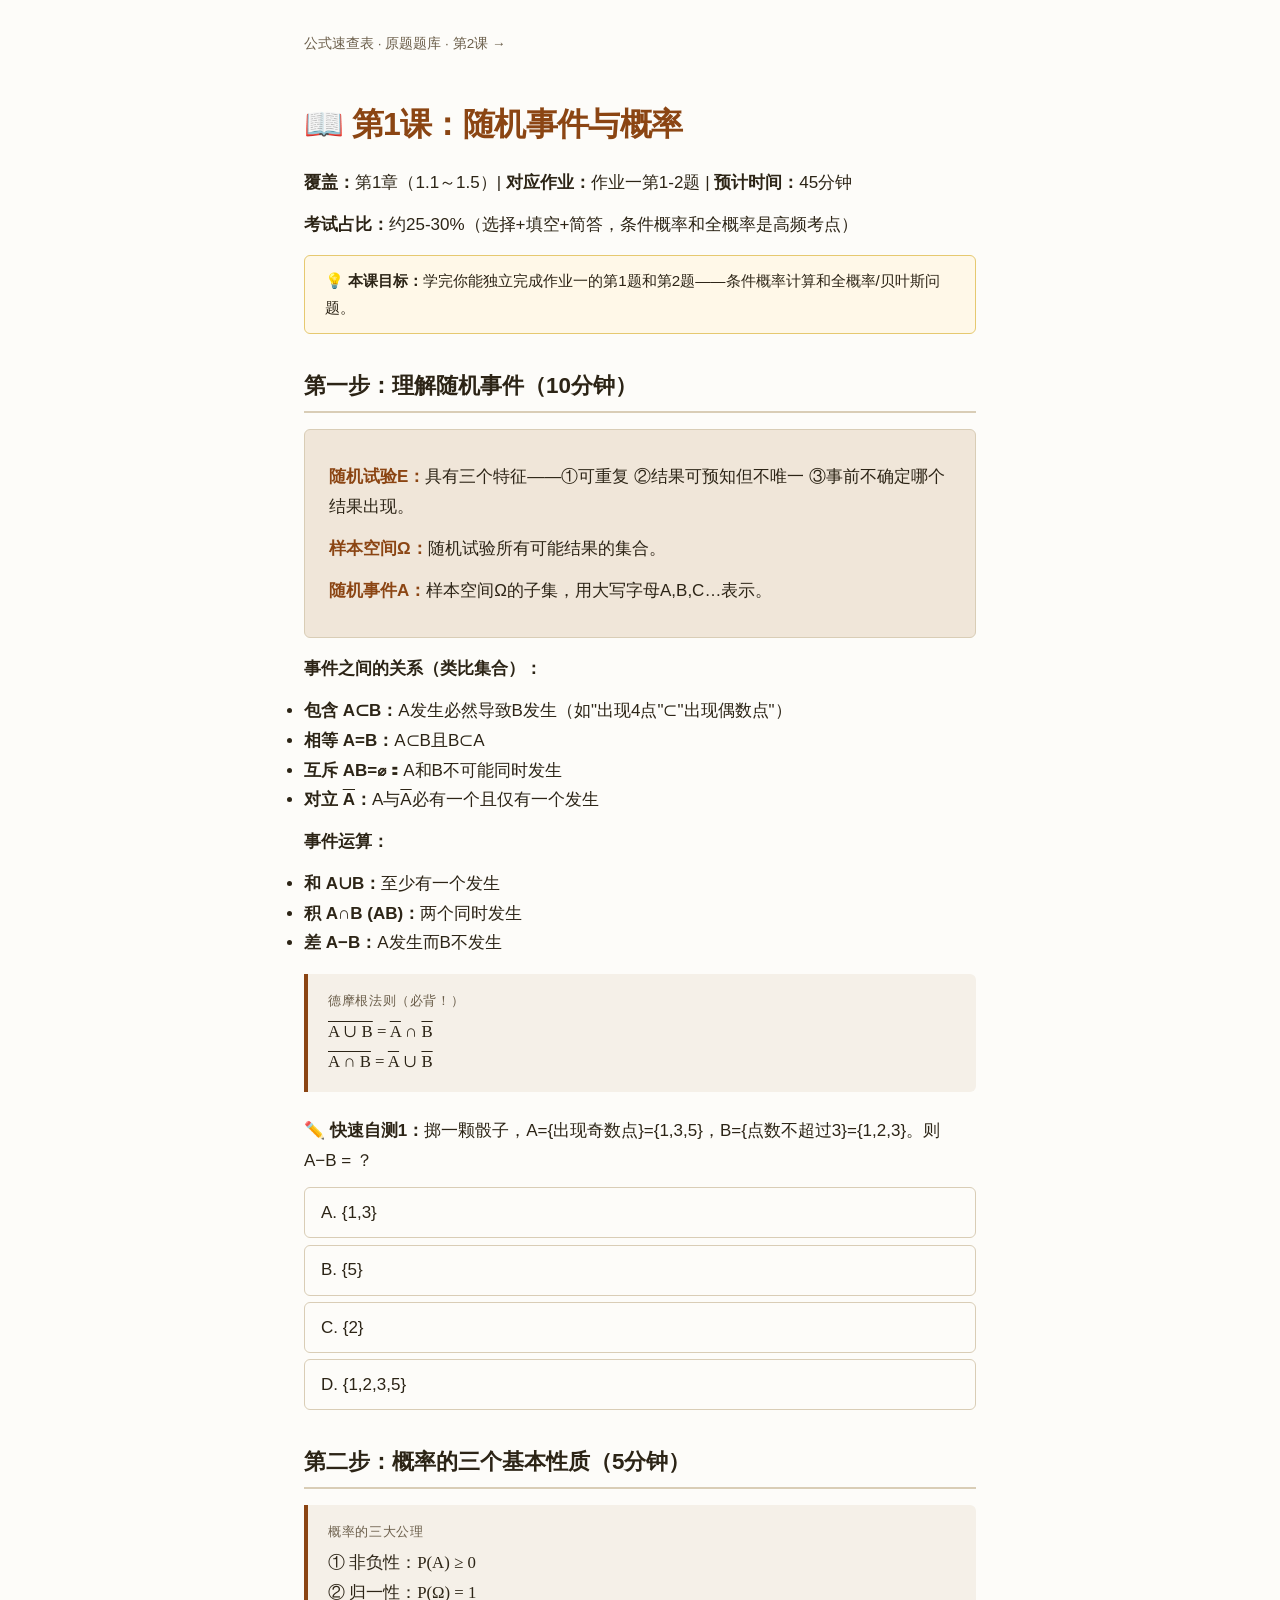
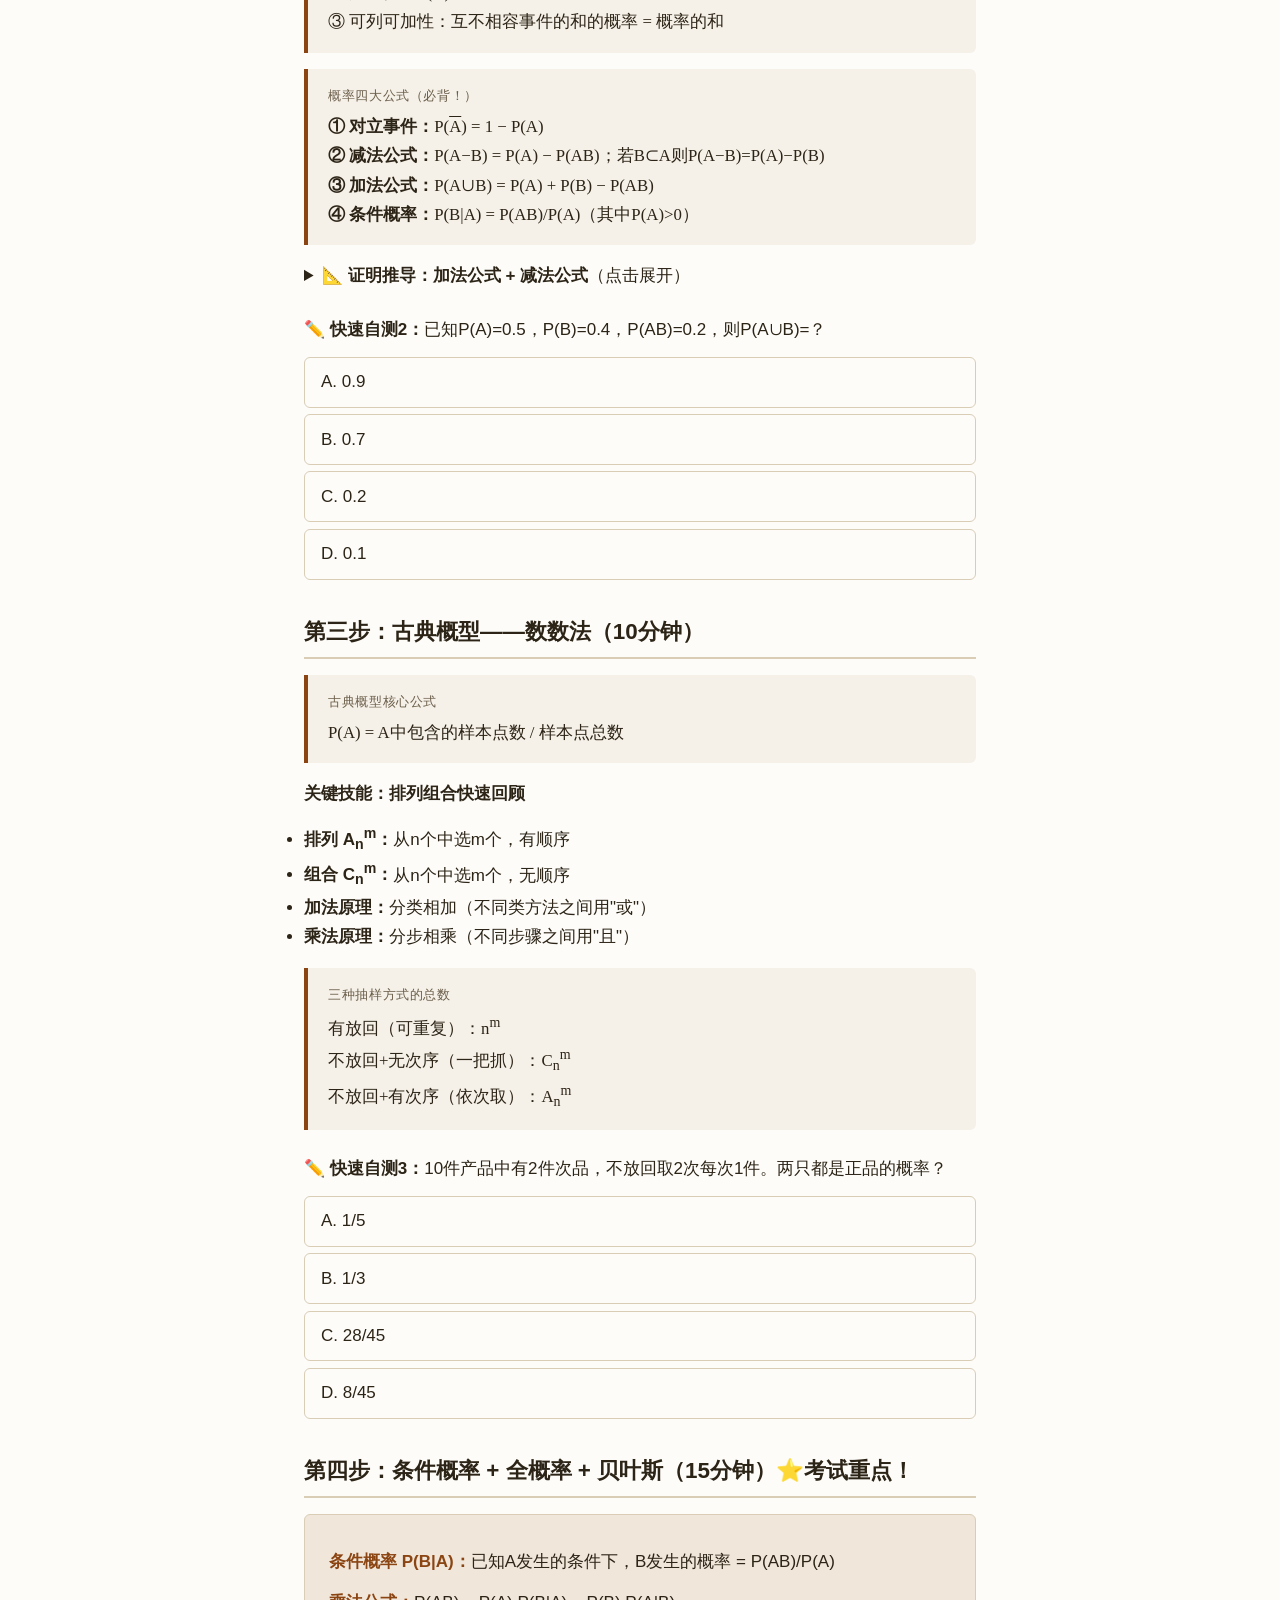
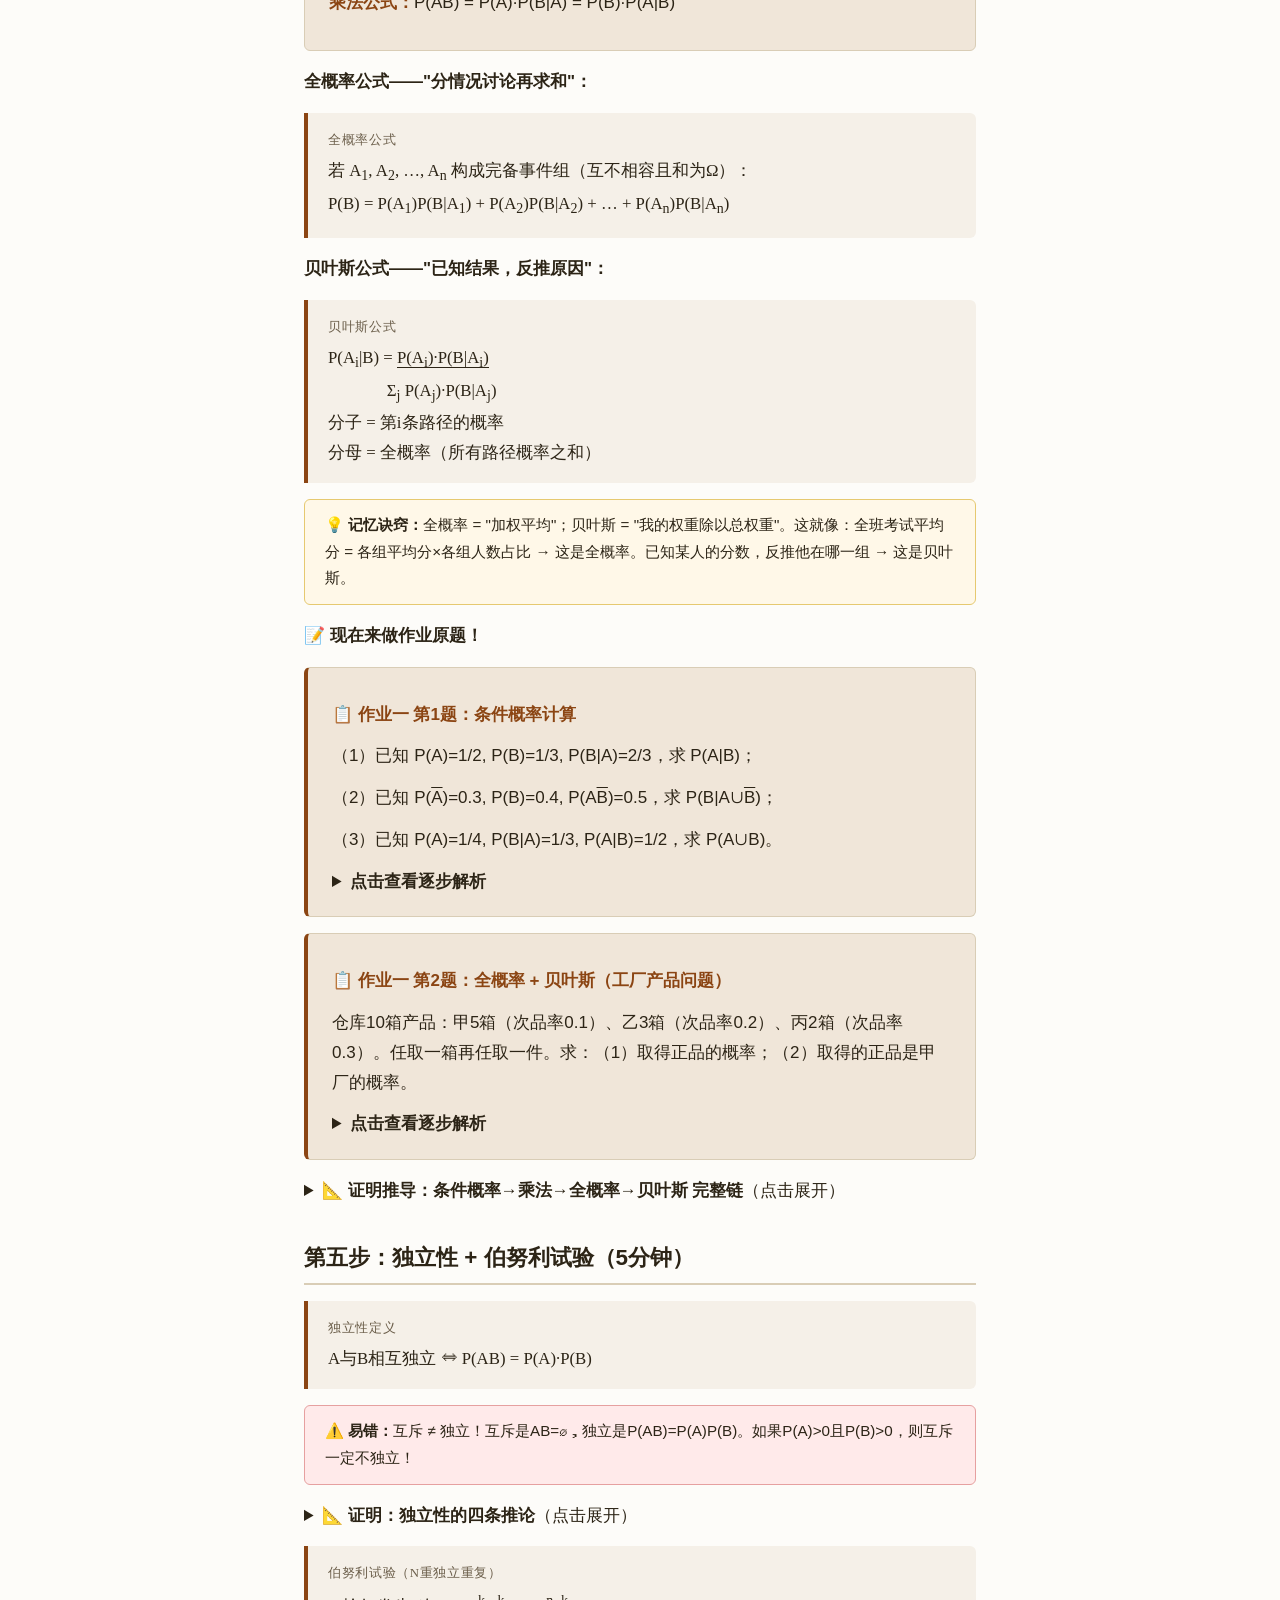
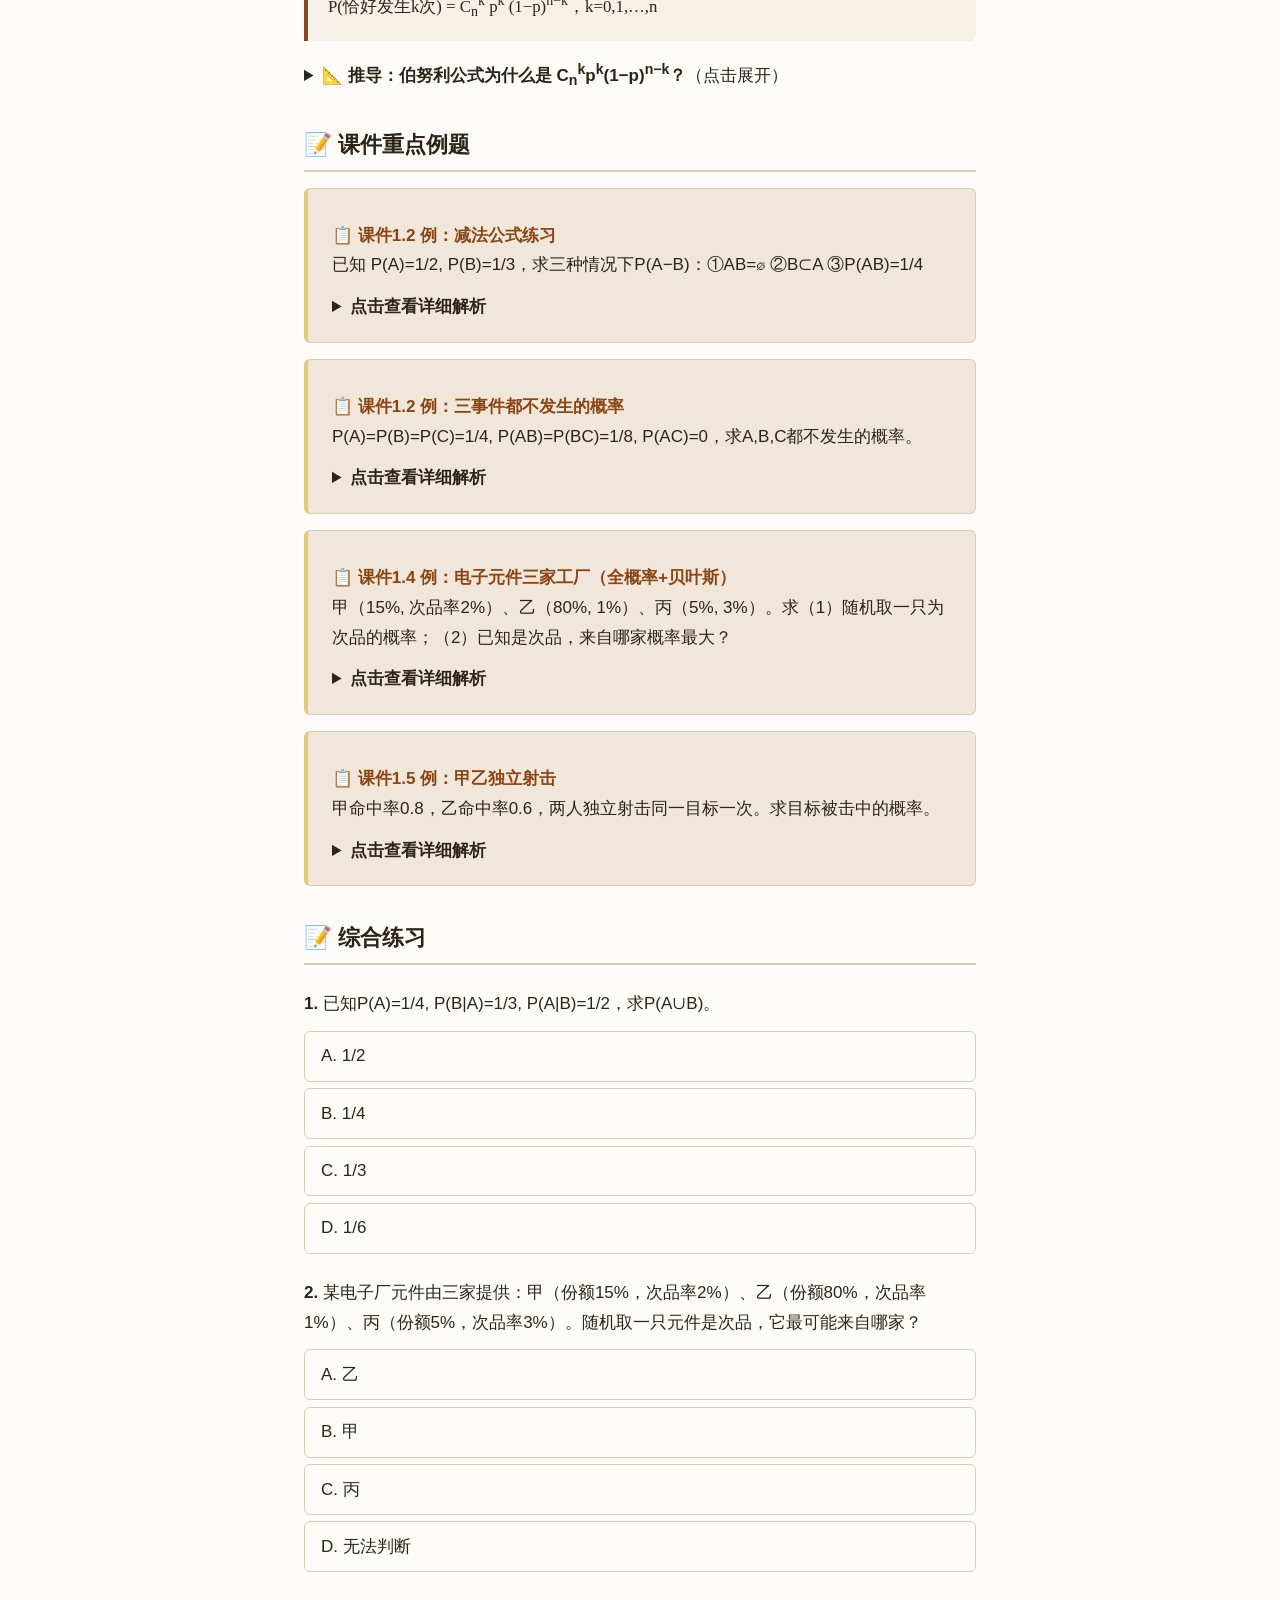
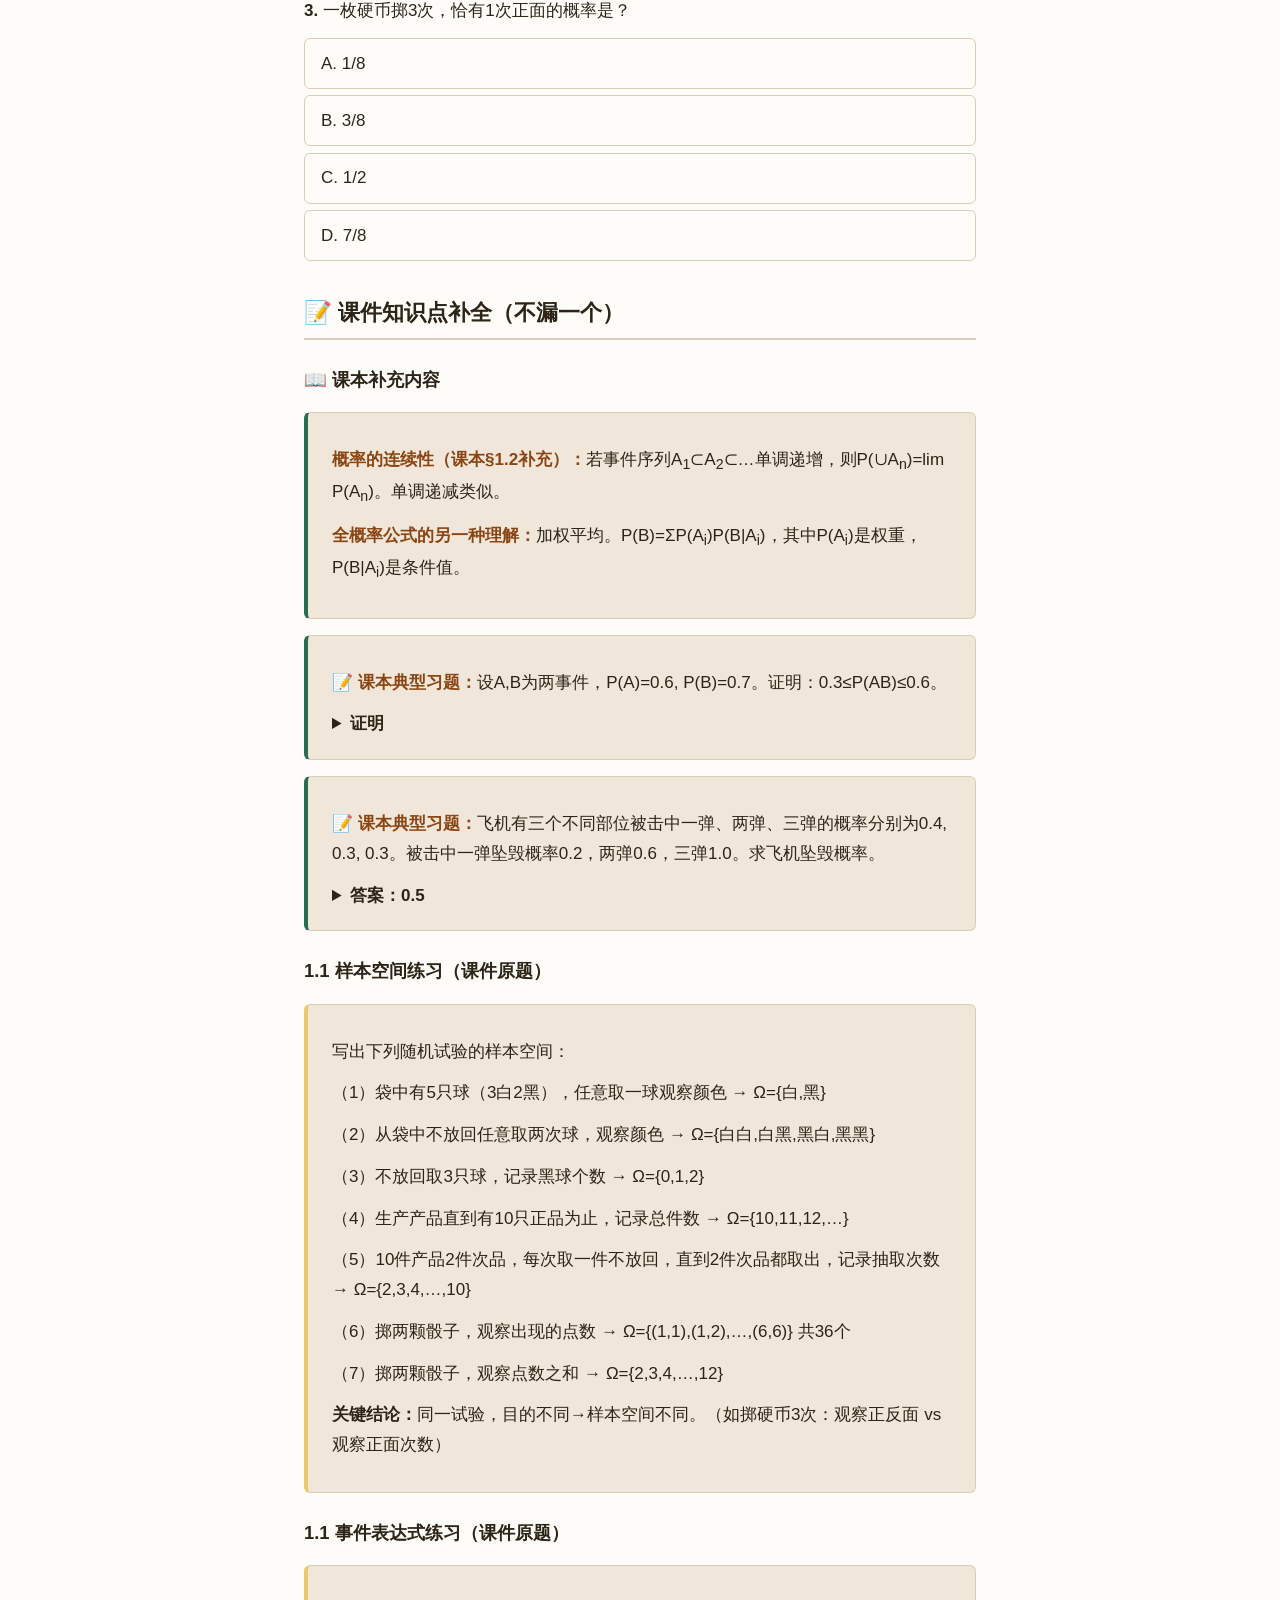
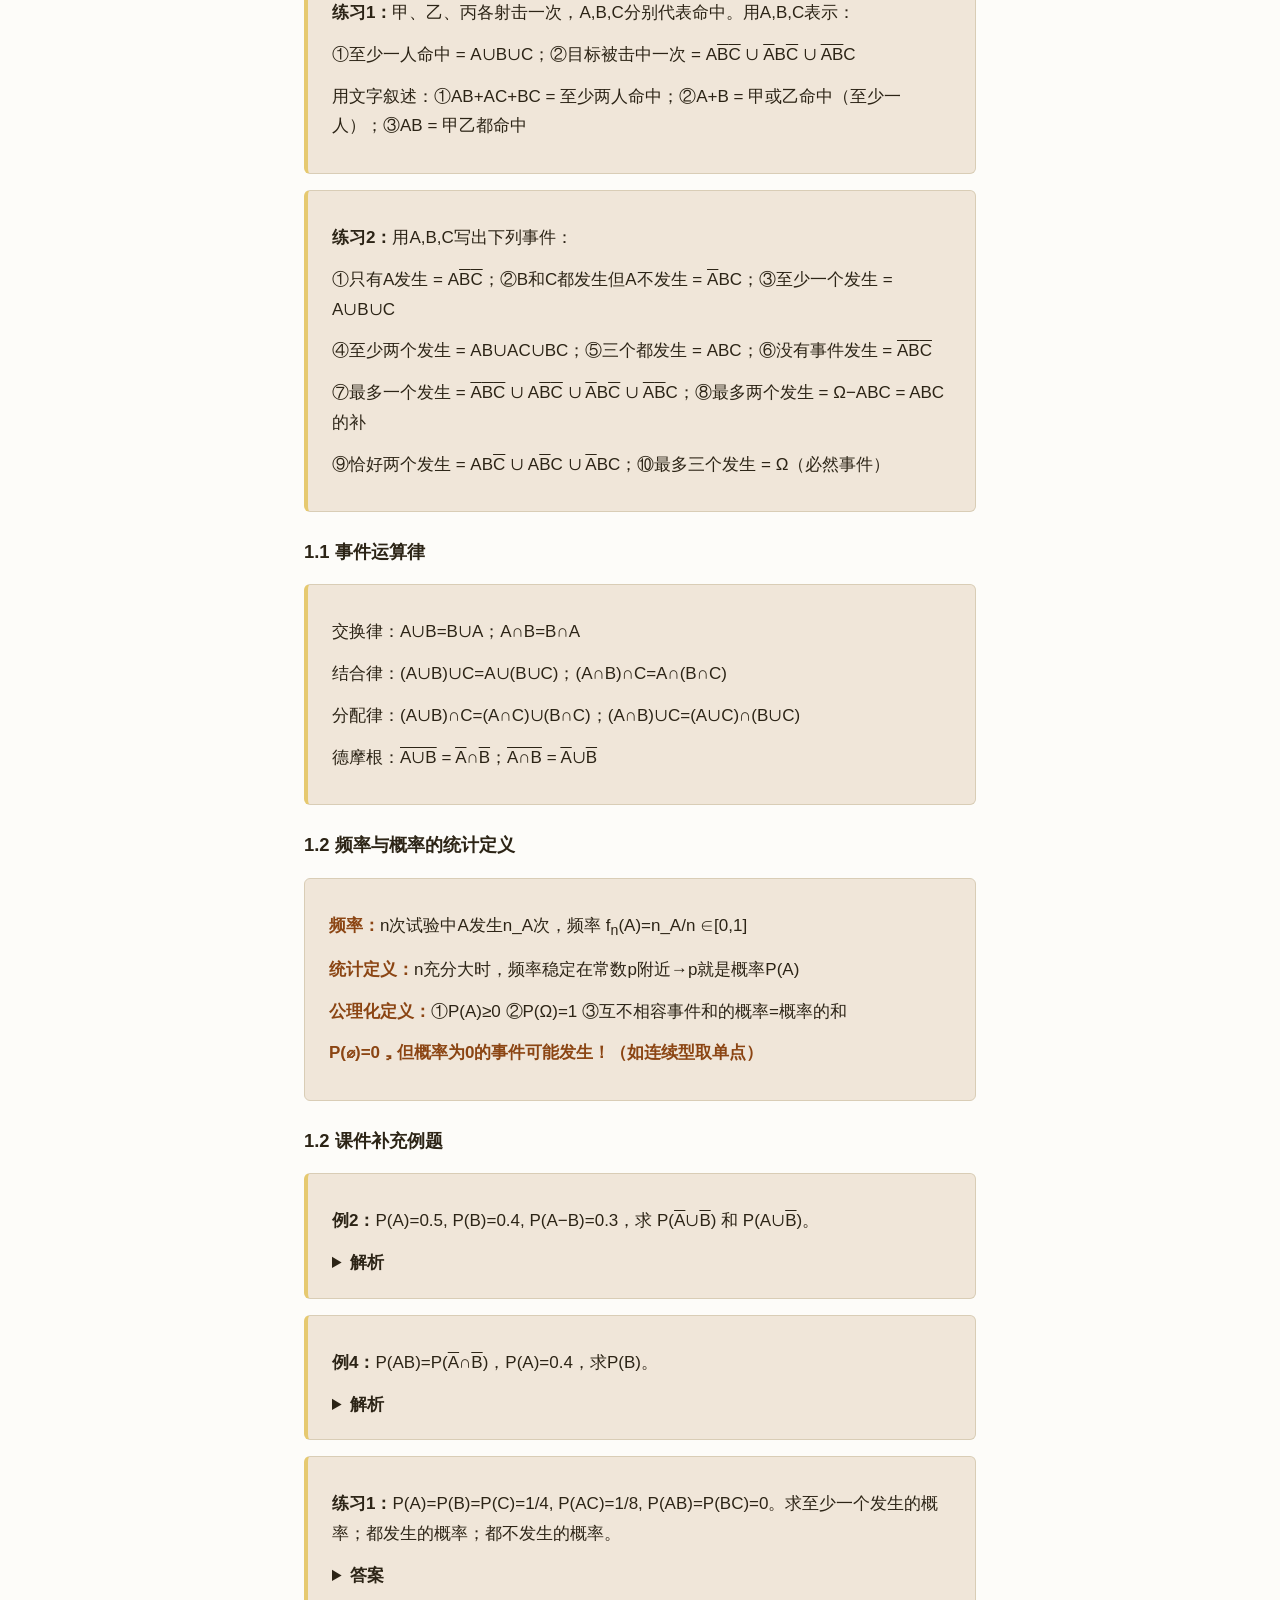
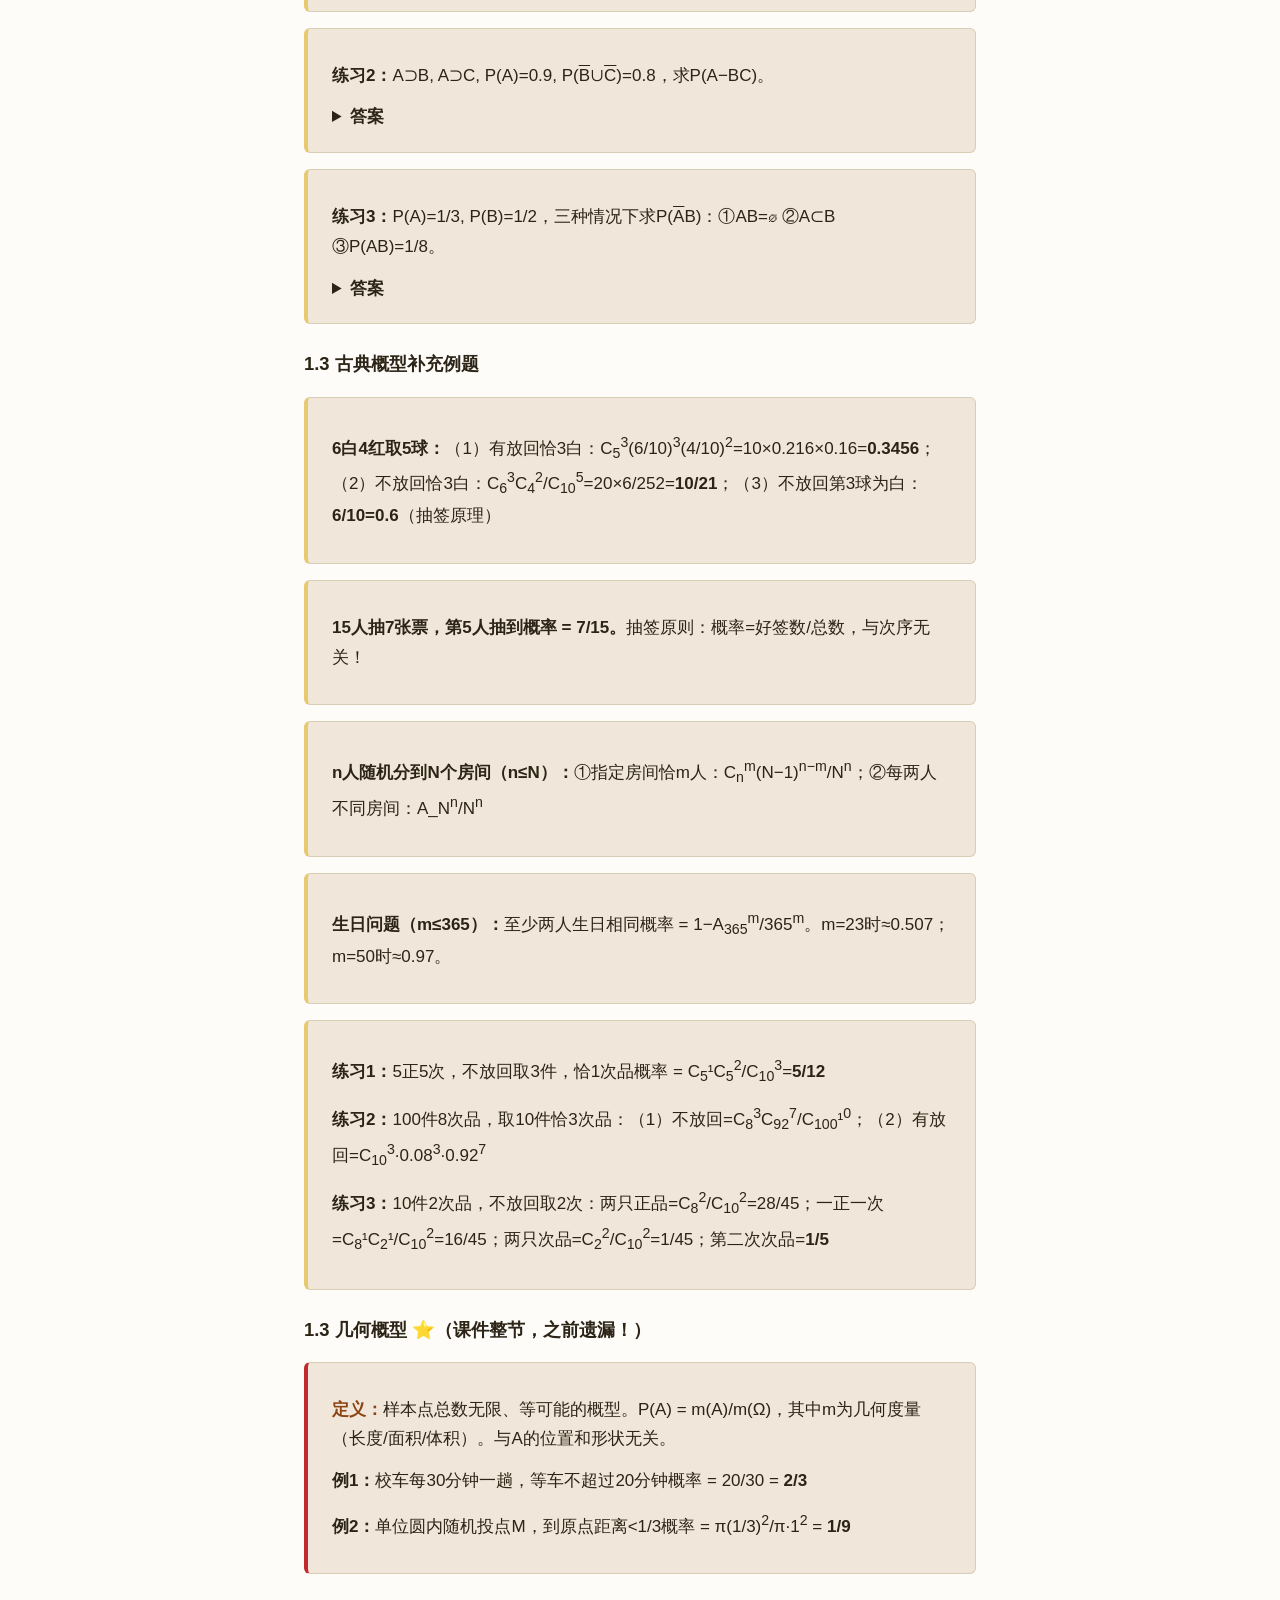
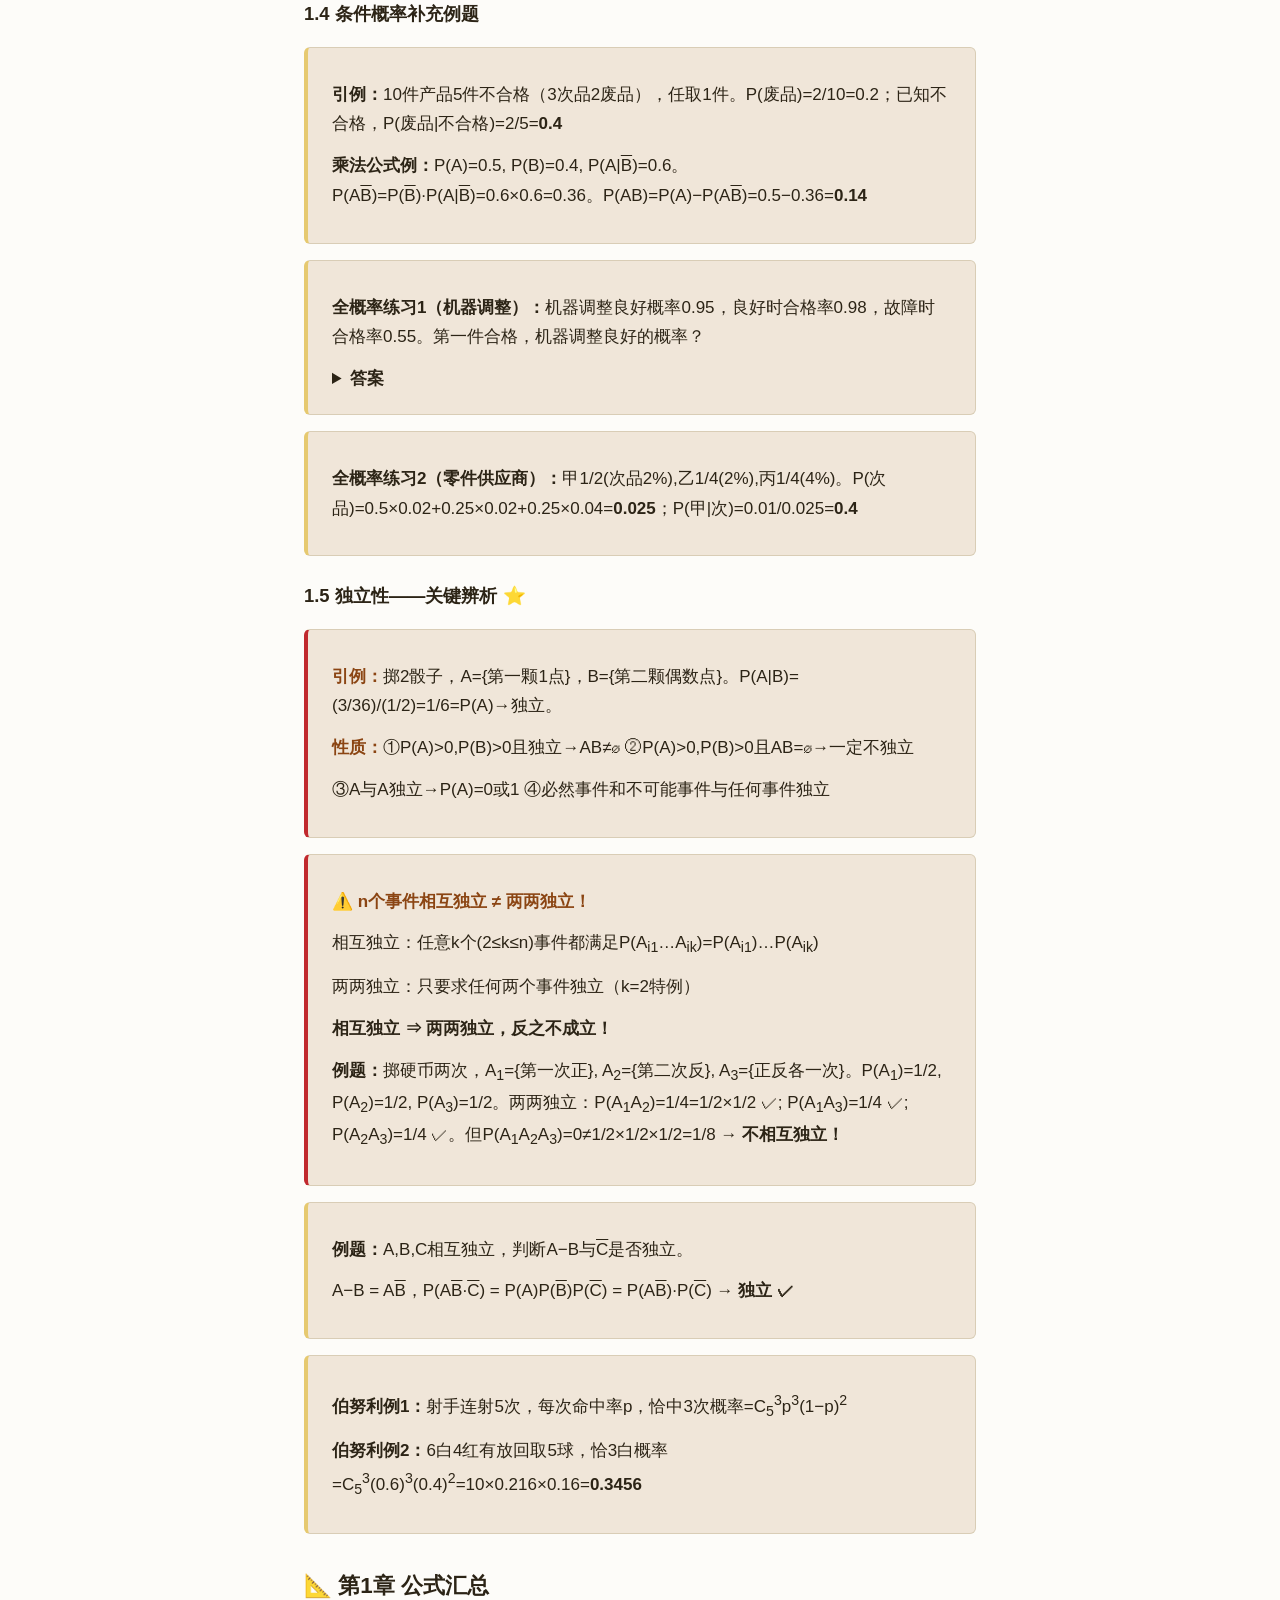
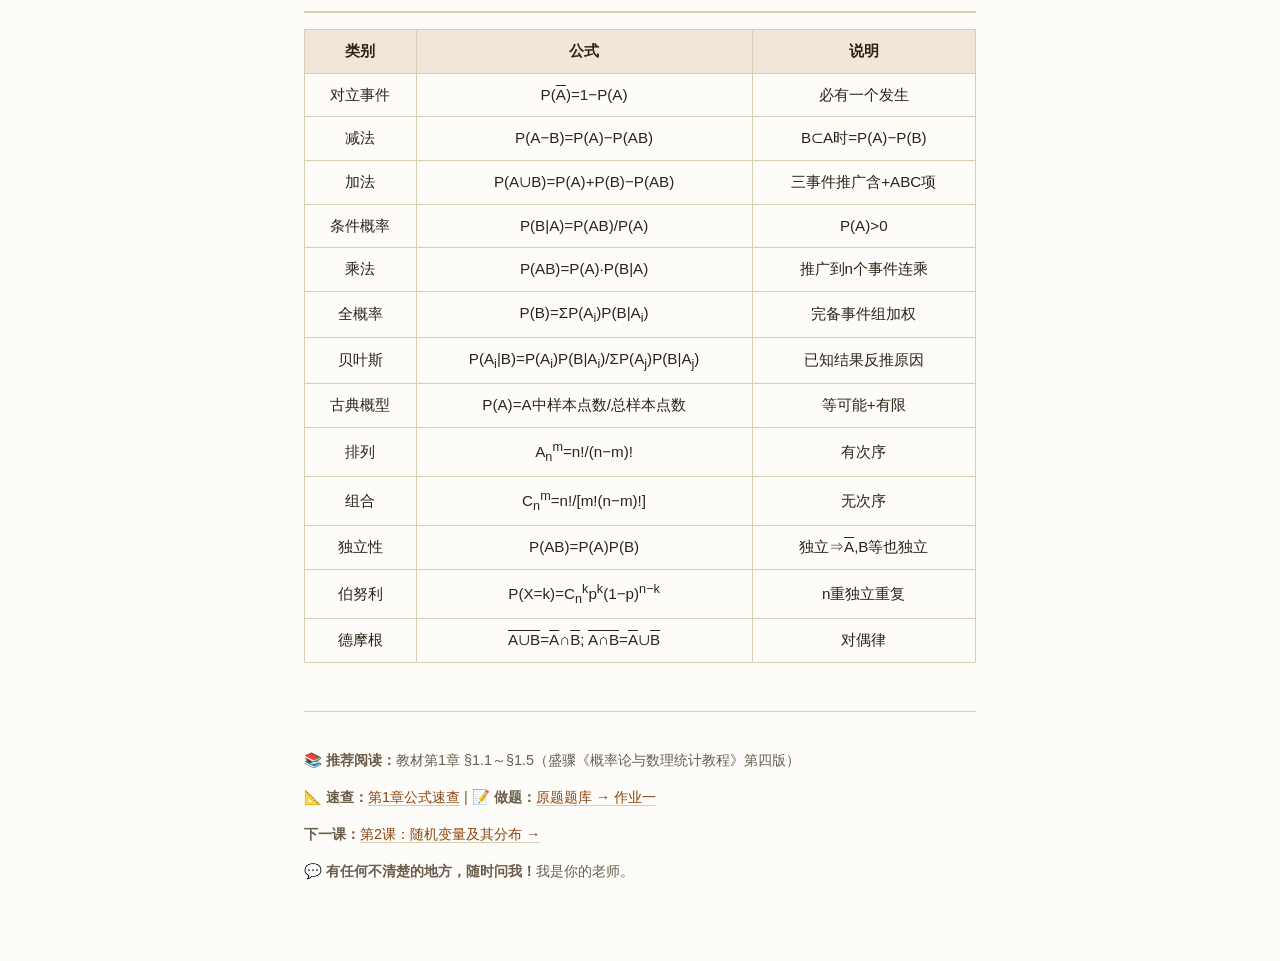
<file: lessons/0001-random-events.html>
<!DOCTYPE html>
<html lang="zh-CN">
<head>
<meta charset="UTF-8">
<meta name="viewport" content="width=device-width, initial-scale=1.0">
<title>第1课：随机事件与概率</title>
<link rel="stylesheet" href="../assets/style.css">
</head>
<body>

<nav class="breadcrumb">
  <a href="../reference/formula-cheat-sheet.html">公式速查表</a> ·
  <a href="../reference/exam-bank.html">原题题库</a> ·
  <a href="0002-random-variables.html">第2课 →</a>
</nav>

<h1>📖 第1课：随机事件与概率</h1>
<p><strong>覆盖：</strong>第1章（1.1～1.5）| <strong>对应作业：</strong>作业一第1-2题 | <strong>预计时间：</strong>45分钟</p>
<p><strong>考试占比：</strong>约25-30%（选择+填空+简答，条件概率和全概率是高频考点）</p>

<div class="tip">
  <strong>本课目标：</strong>学完你能独立完成作业一的第1题和第2题——条件概率计算和全概率/贝叶斯问题。
</div>

<!-- ====== SECTION 1 ====== -->
<h2>第一步：理解随机事件（10分钟）</h2>

<div class="def-card">
  <p><span class="term">随机试验E：</span>具有三个特征——①可重复 ②结果可预知但不唯一 ③事前不确定哪个结果出现。</p>
  <p><span class="term">样本空间Ω：</span>随机试验所有可能结果的集合。</p>
  <p><span class="term">随机事件A：</span>样本空间Ω的子集，用大写字母A,B,C…表示。</p>
</div>

<p><strong>事件之间的关系（类比集合）：</strong></p>
<ul>
  <li><strong>包含 A⊂B：</strong>A发生必然导致B发生（如"出现4点"⊂"出现偶数点"）</li>
  <li><strong>相等 A=B：</strong>A⊂B且B⊂A</li>
  <li><strong>互斥 AB=∅：</strong>A和B不可能同时发生</li>
  <li><strong>对立 <span style="text-decoration:overline">A</span>：</strong>A与<span style="text-decoration:overline">A</span>必有一个且仅有一个发生</li>
</ul>

<p><strong>事件运算：</strong></p>
<ul>
  <li><strong>和 A∪B：</strong>至少有一个发生</li>
  <li><strong>积 A∩B (AB)：</strong>两个同时发生</li>
  <li><strong>差 A−B：</strong>A发生而B不发生</li>
</ul>

<div class="formula">
  <span class="label">德摩根法则（必背！）</span>
  <span style="text-decoration:overline">A ∪ B</span> = <span style="text-decoration:overline">A</span> ∩ <span style="text-decoration:overline">B</span><br>
  <span style="text-decoration:overline">A ∩ B</span> = <span style="text-decoration:overline">A</span> ∪ <span style="text-decoration:overline">B</span>
</div>

<div class="quiz" id="quiz1">
  <p class="question"><strong>✏️ 快速自测1：</strong>掷一颗骰子，A={出现奇数点}={1,3,5}，B={点数不超过3}={1,2,3}。则 A−B = ？</p>
  <div class="options">
    <div class="option" onclick="checkQuiz('quiz1', this, false)">A. {1,3}</div>
    <div class="option" onclick="checkQuiz('quiz1', this, true)">B. {5}</div>
    <div class="option" onclick="checkQuiz('quiz1', this, false)">C. {2}</div>
    <div class="option" onclick="checkQuiz('quiz1', this, false)">D. {1,2,3,5}</div>
  </div>
  <div class="feedback" id="quiz1-fb"></div>
</div>

<!-- ====== SECTION 2 ====== -->
<h2>第二步：概率的三个基本性质（5分钟）</h2>

<div class="formula">
  <span class="label">概率的三大公理</span>
  ① 非负性：P(A) ≥ 0<br>
  ② 归一性：P(Ω) = 1<br>
  ③ 可列可加性：互不相容事件的和的概率 = 概率的和
</div>

<div class="formula">
  <span class="label">概率四大公式（必背！）</span>
  <strong>① 对立事件：</strong>P(<span style="text-decoration:overline">A</span>) = 1 − P(A)<br>
  <strong>② 减法公式：</strong>P(A−B) = P(A) − P(AB)；若B⊂A则P(A−B)=P(A)−P(B)<br>
  <strong>③ 加法公式：</strong>P(A∪B) = P(A) + P(B) − P(AB)<br>
  <strong>④ 条件概率：</strong>P(B|A) = P(AB)/P(A)（其中P(A)>0）
</div>

<details class="proof-block">
<summary><strong>📐 证明推导：加法公式 + 减法公式</strong>（点击展开）</summary>
<div style="padding:0.75rem 0">
<p><strong>加法公式 P(A∪B)=P(A)+P(B)−P(AB)：</strong></p>
<ol class="steps">
  <li>分解：A∪B = A ∪ (B−A) = A ∪ (B<span style="text-decoration:overline">A</span>)，且 A 与 B<span style="text-decoration:overline">A</span> 互不相容</li>
  <li>由可列可加性：P(A∪B) = P(A) + P(B<span style="text-decoration:overline">A</span>)</li>
  <li>又 B = AB ∪ B<span style="text-decoration:overline">A</span>（互不相容），P(B)=P(AB)+P(B<span style="text-decoration:overline">A</span>)，故 P(B<span style="text-decoration:overline">A</span>)=P(B)−P(AB)</li>
  <li>代入：P(A∪B)=P(A)+P(B)−P(AB)</li>
</ol>
<p><strong>减法公式 P(A−B)=P(A)−P(AB)：</strong></p>
<ol class="steps">
  <li>A = AB ∪ A<span style="text-decoration:overline">B</span>（互不相容）</li>
  <li>P(A)=P(AB)+P(A<span style="text-decoration:overline">B</span>)，而 A−B=A<span style="text-decoration:overline">B</span></li>
  <li>移项：P(A−B)=P(A)−P(AB)</li>
  <li>若 B⊂A，则 AB=B，P(A−B)=P(A)−P(B)，且 P(A)≥P(B)</li>
</ol>
</div>
</details>

<div class="quiz" id="quiz2">
  <p class="question"><strong>✏️ 快速自测2：</strong>已知P(A)=0.5，P(B)=0.4，P(AB)=0.2，则P(A∪B)=？</p>
  <div class="options">
    <div class="option" onclick="checkQuiz('quiz2', this, false)">A. 0.9</div>
    <div class="option" onclick="checkQuiz('quiz2', this, true)">B. 0.7</div>
    <div class="option" onclick="checkQuiz('quiz2', this, false)">C. 0.2</div>
    <div class="option" onclick="checkQuiz('quiz2', this, false)">D. 0.1</div>
  </div>
  <div class="feedback" id="quiz2-fb"></div>
</div>

<!-- ====== SECTION 3 ====== -->
<h2>第三步：古典概型——数数法（10分钟）</h2>

<div class="formula">
  <span class="label">古典概型核心公式</span>
  P(A) = A中包含的样本点数 / 样本点总数
</div>

<p><strong>关键技能：排列组合快速回顾</strong></p>
<ul>
  <li><strong>排列 A<sub>n</sub><sup>m</sup>：</strong>从n个中选m个，有顺序</li>
  <li><strong>组合 C<sub>n</sub><sup>m</sup>：</strong>从n个中选m个，无顺序</li>
  <li><strong>加法原理：</strong>分类相加（不同类方法之间用"或"）</li>
  <li><strong>乘法原理：</strong>分步相乘（不同步骤之间用"且"）</li>
</ul>

<div class="formula">
  <span class="label">三种抽样方式的总数</span>
  有放回（可重复）：n<sup>m</sup><br>
  不放回+无次序（一把抓）：C<sub>n</sub><sup>m</sup><br>
  不放回+有次序（依次取）：A<sub>n</sub><sup>m</sup>
</div>

<div class="quiz" id="quiz3">
  <p class="question"><strong>✏️ 快速自测3：</strong>10件产品中有2件次品，不放回取2次每次1件。两只都是正品的概率？</p>
  <div class="options">
    <div class="option" onclick="checkQuiz('quiz3', this, false)">A. 1/5</div>
    <div class="option" onclick="checkQuiz('quiz3', this, false)">B. 1/3</div>
    <div class="option" onclick="checkQuiz('quiz3', this, true)">C. 28/45</div>
    <div class="option" onclick="checkQuiz('quiz3', this, false)">D. 8/45</div>
  </div>
  <div class="feedback" id="quiz3-fb"></div>
</div>

<!-- ====== SECTION 4 ====== -->
<h2>第四步：条件概率 + 全概率 + 贝叶斯（15分钟）⭐考试重点！</h2>

<div class="def-card">
  <p><span class="term">条件概率 P(B|A)：</span>已知A发生的条件下，B发生的概率 = P(AB)/P(A)</p>
  <p><span class="term">乘法公式：</span>P(AB) = P(A)·P(B|A) = P(B)·P(A|B)</p>
</div>

<p><strong>全概率公式——"分情况讨论再求和"：</strong></p>
<div class="formula">
  <span class="label">全概率公式</span>
  若 A<sub>1</sub>, A<sub>2</sub>, …, A<sub>n</sub> 构成完备事件组（互不相容且和为Ω）：<br>
  P(B) = P(A<sub>1</sub>)P(B|A<sub>1</sub>) + P(A<sub>2</sub>)P(B|A<sub>2</sub>) + … + P(A<sub>n</sub>)P(B|A<sub>n</sub>)
</div>

<p><strong>贝叶斯公式——"已知结果，反推原因"：</strong></p>
<div class="formula">
  <span class="label">贝叶斯公式</span>
  P(A<sub>i</sub>|B) = <span style="border-bottom:1px solid #2c2416">P(A<sub>i</sub>)·P(B|A<sub>i</sub>)</span><br>
  <span style="margin-left:3.5em">Σ<sub>j</sub> P(A<sub>j</sub>)·P(B|A<sub>j</sub>)</span><br>
  分子 = 第i条路径的概率<br>
  分母 = 全概率（所有路径概率之和）
</div>

<div class="tip">
  <strong>记忆诀窍：</strong>全概率 = "加权平均"；贝叶斯 = "我的权重除以总权重"。这就像：全班考试平均分 = 各组平均分×各组人数占比 → 这是全概率。已知某人的分数，反推他在哪一组 → 这是贝叶斯。
</div>

<p><strong>📝 现在来做作业原题！</strong></p>

<div class="def-card" style="border-left:4px solid var(--accent)">
<p><span class="term">📋 作业一 第1题：条件概率计算</span></p>
<p>（1）已知 P(A)=1/2, P(B)=1/3, P(B|A)=2/3，求 P(A|B)；</p>
<p>（2）已知 P(<span style="text-decoration:overline">A</span>)=0.3, P(B)=0.4, P(A<span style="text-decoration:overline">B</span>)=0.5，求 P(B|A∪<span style="text-decoration:overline">B</span>)；</p>
<p>（3）已知 P(A)=1/4, P(B|A)=1/3, P(A|B)=1/2，求 P(A∪B)。</p>
<details><summary><strong>点击查看逐步解析</strong></summary>
<div style="padding:0.5rem 0">
<p><strong>（1）</strong><br>
<strong>已知：</strong>P(A)=1/2, P(B)=1/3, P(B|A)=2/3，<strong>求：</strong>P(A|B)<br><br>
<strong>第1步——用条件概率公式求P(AB)：</strong><br>
P(B|A) = P(AB)/P(A) → P(AB) = P(A) × P(B|A)<br>
代入：P(AB) = (1/2) × (2/3) = 2/6 = <strong>1/3</strong><br><br>
<strong>第2步——再用条件概率公式求P(A|B)：</strong><br>
P(A|B) = P(AB)/P(B) = (1/3)/(1/3) = <strong>1</strong><br>
（一个数除以自己=1，意味着已知B发生则A必定发生）</p>
<p><strong>（2）</strong><br>
<strong>已知：</strong>P(<span style="text-decoration:overline">A</span>)=0.3, P(B)=0.4, P(A<span style="text-decoration:overline">B</span>)=0.5，<strong>求：</strong>P(B|A∪<span style="text-decoration:overline">B</span>)<br><br>
<strong>第1步——求P(A)：</strong><br>
对立事件：P(A) = 1 − P(<span style="text-decoration:overline">A</span>) = 1 − 0.3 = <strong>0.7</strong><br><br>
<strong>第2步——求P(AB)：</strong><br>
减法公式：P(A−B) = P(A) − P(AB)，而A−B = A<span style="text-decoration:overline">B</span><br>
所以 P(AB) = P(A) − P(A<span style="text-decoration:overline">B</span>) = 0.7 − 0.5 = <strong>0.2</strong><br><br>
<strong>第3步——求P(A∪<span style="text-decoration:overline">B</span>)：</strong><br>
P(<span style="text-decoration:overline">B</span>) = 1 − 0.4 = 0.6<br>
加法公式：P(A∪<span style="text-decoration:overline">B</span>) = P(A) + P(<span style="text-decoration:overline">B</span>) − P(A<span style="text-decoration:overline">B</span>)<br>
= 0.7 + 0.6 − 0.5 = <strong>0.8</strong><br><br>
<strong>第4步——求P(B|A∪<span style="text-decoration:overline">B</span>)：</strong><br>
条件概率：该值 = P(B∩(A∪<span style="text-decoration:overline">B</span>))/P(A∪<span style="text-decoration:overline">B</span>)<br>
B∩(A∪<span style="text-decoration:overline">B</span>) = B∩A = AB（B和<span style="text-decoration:overline">B</span>交集为空，只剩AB）<br>
= 0.2/0.8 = <strong>0.25</strong></p>
<p><strong>（3）</strong><br>
<strong>已知：</strong>P(A)=1/4, P(B|A)=1/3, P(A|B)=1/2，<strong>求：</strong>P(A∪B)<br><br>
<strong>第1步——求P(AB)：</strong><br>
P(B|A) = P(AB)/P(A) → P(AB) = (1/4) × (1/3) = <strong>1/12</strong><br><br>
<strong>第2步——求P(B)：</strong><br>
P(A|B) = P(AB)/P(B) → P(B) = P(AB)/P(A|B)<br>
= (1/12)/(1/2) = (1/12) × (2/1) = <strong>1/6</strong><br><br>
<strong>第3步——求P(A∪B)：</strong><br>
加法公式：P(A∪B) = P(A) + P(B) − P(AB)<br>
= 1/4 + 1/6 − 1/12 = 3/12 + 2/12 − 1/12 = <strong>4/12 = 1/3</strong></p>
</div>
</details>
</div>

<div class="def-card" style="border-left:4px solid var(--accent)">
<p><span class="term">📋 作业一 第2题：全概率 + 贝叶斯（工厂产品问题）</span></p>
<p>仓库10箱产品：甲5箱（次品率0.1）、乙3箱（次品率0.2）、丙2箱（次品率0.3）。任取一箱再任取一件。求：（1）取得正品的概率；（2）取得的正品是甲厂的概率。</p>
<details><summary><strong>点击查看逐步解析</strong></summary>
<div style="padding:0.5rem 0">
<p><strong>（1）求取得正品的概率——用全概率公式</strong><br><br>
<strong>第1步：确定完备事件组（划分）</strong><br>
取到哪家工厂的箱子就是划分：<br>
A<sub>1</sub> = {甲厂}，A<sub>2</sub> = {乙厂}，A<sub>3</sub> = {丙厂}<br>
这三个事件互斥（取一箱只能来自一家），且合起来就是全部可能（Ω）<br><br>
<strong>第2步：求先验概率 P(A<sub>i</sub>)</strong><br>
从10箱中任取一箱，每箱被取到概率相同：<br>
P(A<sub>1</sub>) = 5/10 = <strong>0.5</strong>（甲厂5箱）<br>
P(A<sub>2</sub>) = 3/10 = <strong>0.3</strong>（乙厂3箱）<br>
P(A<sub>3</sub>) = 2/10 = <strong>0.2</strong>（丙厂2箱）<br>
检验：0.5+0.3+0.2=1 ✓<br><br>
<strong>第3步：求条件概率 P(B|A<sub>i</sub>)</strong><br>
设B = {取得正品}<br>
已知各厂次品率，正品率 = 1 − 次品率：<br>
P(B|A<sub>1</sub>) = 1 − 0.1 = <strong>0.9</strong>（甲厂正品率）<br>
P(B|A<sub>2</sub>) = 1 − 0.2 = <strong>0.8</strong>（乙厂正品率）<br>
P(B|A<sub>3</sub>) = 1 − 0.3 = <strong>0.7</strong>（丙厂正品率）<br><br>
<strong>第4步：套全概率公式</strong><br>
P(B) = P(A<sub>1</sub>)P(B|A<sub>1</sub>) + P(A<sub>2</sub>)P(B|A<sub>2</sub>) + P(A<sub>3</sub>)P(B|A<sub>3</sub>)<br>
= 0.5 × 0.9 + 0.3 × 0.8 + 0.2 × 0.7<br>
= 0.45 + 0.24 + 0.14<br>
= <strong>0.83</strong><br><br>
<strong>（2）求取得的正品来自甲厂的概率——用贝叶斯公式</strong><br><br>
<strong>第1步：明确要算什么</strong><br>
已知结果是B（正品），问原因A<sub>1</sub>（甲厂）的概率：P(A<sub>1</sub>|B)<br><br>
<strong>第2步：套贝叶斯公式</strong><br>
P(A<sub>1</sub>|B) = P(A<sub>1</sub>)P(B|A<sub>1</sub>) / P(B)<br>
分子：甲厂的权重 = 0.5 × 0.9 = 0.45<br>
分母：全概率 = 0.83（第(1)问算出来的）<br>
= 0.45 / 0.83 ≈ <strong>0.542</strong><br><br>
<strong>理解：</strong>取到正品时，有54.2%的概率来自甲厂。为什么甲厂最高？因为甲厂份额最大（50%），虽然它的正品率不是最高。</p>
</div>
</details>
</div>

<details class="proof-block">
<summary><strong>📐 证明推导：条件概率→乘法→全概率→贝叶斯 完整链</strong>（点击展开）</summary>
<div style="padding:0.75rem 0">
<p><strong>起点：</strong>条件概率定义 P(B|A)=P(AB)/P(A)（P(A)>0）</p>
<p><strong>① 乘法公式：</strong>变形得 P(AB)=P(A)·P(B|A)=P(B)·P(A|B)；推广到n个：P(A<sub>1</sub>…A<sub>n</sub>)=P(A<sub>1</sub>)P(A<sub>2</sub>|A<sub>1</sub>)…P(A<sub>n</sub>|A<sub>1</sub>…A<sub>n</sub><sub>−</sub><sub>1</sub>)</p>
<p><strong>② 全概率公式：</strong></p>
<ol class="steps">
  <li>完备事件组 A<sub>1</sub>…A<sub>n</sub>：互不相容，∪A<sub>i</sub>=Ω，P(A<sub>i</sub>)>0</li>
  <li>B = BΩ = B(∪A<sub>i</sub>) = ∪(BA<sub>i</sub>)，各项互不相容</li>
  <li>P(B) = ΣP(BA<sub>i</sub>) = ΣP(A<sub>i</sub>)·P(B|A<sub>i</sub>)（每项用乘法公式）</li>
</ol>
<p><strong>③ 贝叶斯公式：</strong></p>
<ol class="steps">
  <li>P(A<sub>i</sub>|B) = P(A<sub>i</sub>B)/P(B)（条件概率定义）</li>
  <li>分子 = P(A<sub>i</sub>)·P(B|A<sub>i</sub>)（乘法公式）</li>
  <li>分母 = ΣP(A<sub>j</sub>)·P(B|A<sub>j</sub>)（全概率公式）</li>
  <li>代入即得贝叶斯公式</li>
</ol>
</div>
</details>

<!-- ====== SECTION 5 ====== -->
<h2>第五步：独立性 + 伯努利试验（5分钟）</h2>

<div class="formula">
  <span class="label">独立性定义</span>
  A与B相互独立 ⟺ P(AB) = P(A)·P(B)
</div>

<div class="warning">
  <strong>易错：</strong>互斥 ≠ 独立！互斥是AB=∅，独立是P(AB)=P(A)P(B)。如果P(A)>0且P(B)>0，则互斥一定不独立！
</div>

<details class="proof-block">
<summary><strong>📐 证明：独立性的四条推论</strong>（点击展开）</summary>
<div style="padding:0.75rem 0">
<p><strong>结论：</strong>若A与B独立，则<span style="text-decoration:overline">A</span>与B、A与<span style="text-decoration:overline">B</span>、<span style="text-decoration:overline">A</span>与<span style="text-decoration:overline">B</span>也都独立。</p>
<p><strong>以<span style="text-decoration:overline">A</span>与B为例：</strong></p>
<ol class="steps">
  <li>P(<span style="text-decoration:overline">A</span>B) = P(B−AB) = P(B) − P(AB)</li>
  <li>独立 ⇒ P(AB)=P(A)P(B)</li>
  <li>P(<span style="text-decoration:overline">A</span>B) = P(B) − P(A)P(B) = P(B)[1−P(A)] = P(B)P(<span style="text-decoration:overline">A</span>)</li>
  <li>即 P(<span style="text-decoration:overline">A</span>B)=P(<span style="text-decoration:overline">A</span>)P(B)，故<span style="text-decoration:overline">A</span>与B独立</li>
</ol>
<p>其余两种情况同理可证。</p>
</div>
</details>

<div class="formula">
  <span class="label">伯努利试验（n重独立重复）</span>
  P(恰好发生k次) = C<sub>n</sub><sup>k</sup> p<sup>k</sup> (1−p)<sup>n−k</sup>，k=0,1,…,n
</div>

<details class="proof-block">
<summary><strong>📐 推导：伯努利公式为什么是 C<sub>n</sub><sup>k</sup>p<sup>k</sup>(1−p)<sup>n</sup><sup>−</sup><sup>k</sup>？</strong>（点击展开）</summary>
<div style="padding:0.75rem 0">
<ol class="steps">
  <li>先考虑一种特定序列：前k次A发生，后n−k次A不发生。概率 = p<sup>k</sup>(1−p)<sup>n</sup><sup>−</sup><sup>k</sup>（独立性）</li>
  <li>"恰好k次" = 在n个位置中选k个给A发生，有 C<sub>n</sub><sup>k</sup> 种选法</li>
  <li>每种选法对应概率相同（p<sup>k</sup>(1−p)<sup>n</sup><sup>−</sup><sup>k</sup>），且不同选法对应事件互不相容</li>
  <li>总概率 = C<sub>n</sub><sup>k</sup> · p<sup>k</sup> · (1−p)<sup>n</sup><sup>−</sup><sup>k</sup></li>
</ol>
</div>
</details>

<!-- ====== COMPREHENSIVE QUIZ ====== -->
<h2>📝 课件重点例题</h2>

<div class="def-card" style="border-left:4px solid #e6c970">
<p><span class="term">📋 课件1.2 例：减法公式练习</span><br>
已知 P(A)=1/2, P(B)=1/3，求三种情况下P(A−B)：①AB=∅ ②B⊂A ③P(AB)=1/4</p>
<details><summary><strong>点击查看详细解析</strong></summary>
<div style="padding:0.5rem 0">
<p><strong>核心公式：</strong>P(A−B) = P(A) − P(AB)</p>
<p><strong>① AB=∅（A和B互斥）：</strong><br>
互斥意味着AB=∅，所以P(AB)=0<br>
P(A−B) = P(A) − 0 = 1/2 − 0 = <strong>1/2</strong></p>
<p><strong>② B⊂A（B包含于A）：</strong><br>
B⊂A意味着AB = B（B中的元素都在A中）<br>
所以P(AB) = P(B) = 1/3<br>
P(A−B) = P(A) − P(AB) = 1/2 − 1/3 = 3/6 − 2/6 = <strong>1/6</strong></p>
<p><strong>③ P(AB)=1/4：</strong><br>
直接代入：P(A−B) = 1/2 − 1/4 = <strong>1/4</strong></p>
</div>
</details>
</div>

<div class="def-card" style="border-left:4px solid #e6c970">
<p><span class="term">📋 课件1.2 例：三事件都不发生的概率</span><br>
P(A)=P(B)=P(C)=1/4, P(AB)=P(BC)=1/8, P(AC)=0，求A,B,C都不发生的概率。</p>
<details><summary><strong>点击查看详细解析</strong></summary>
<div style="padding:0.5rem 0">
<p><strong>第1步：理解"都不发生"</strong><br>
"都不发生" = A不发生且B不发生且C不发生 = <span style="text-decoration:overline">A</span><span style="text-decoration:overline">B</span><span style="text-decoration:overline">C</span><br>
由德摩根法则：<span style="text-decoration:overline">A</span><span style="text-decoration:overline">B</span><span style="text-decoration:overline">C</span> = <span style="text-decoration:overline">A∪B∪C</span><br>
所以 P(都不发生) = 1 − P(A∪B∪C)</p>
<p><strong>第2步：求P(A∪B∪C)</strong><br>
三事件加法公式：<br>
P(A∪B∪C) = P(A)+P(B)+P(C) − P(AB) − P(BC) − P(AC) + P(ABC)<br>
= 1/4+1/4+1/4 − 1/8 − 1/8 − 0 + P(ABC)<br>
= 3/4 − 1/4 + P(ABC) = 1/2 + P(ABC)</p>
<p><strong>第3步：确定P(ABC)</strong><br>
因为ABC⊂AC，而P(AC)=0<br>
概率为0的事件的子事件概率也为0，所以P(ABC)=0<br>
因此P(A∪B∪C) = 1/2 + 0 = <strong>1/2</strong></p>
<p><strong>第4步：求答案</strong><br>
P(都不发生) = 1 − 1/2 = <strong>1/2</strong></p>
</div>
</details>
</div>

<div class="def-card" style="border-left:4px solid #e6c970">
<p><span class="term">📋 课件1.4 例：电子元件三家工厂（全概率+贝叶斯）</span><br>
甲（15%, 次品率2%）、乙（80%, 1%）、丙（5%, 3%）。求（1）随机取一只为次品的概率；（2）已知是次品，来自哪家概率最大？</p>
<details><summary><strong>点击查看详细解析</strong></summary>
<div style="padding:0.5rem 0">
<p><strong>（1）全概率公式：</strong><br>
设B={次品}，A<sub>1</sub>={甲},A<sub>2</sub>={乙},A<sub>3</sub>={丙}<br>
P(B) = P(A<sub>1</sub>)P(B|A<sub>1</sub>) + P(A<sub>2</sub>)P(B|A<sub>2</sub>) + P(A<sub>3</sub>)P(B|A<sub>3</sub>)<br>
= 0.15×0.02 + 0.80×0.01 + 0.05×0.03<br>
= 0.003 + 0.008 + 0.0015<br>
= <strong>0.0125</strong></p>
<p><strong>（2）贝叶斯公式——分别算三家：</strong><br>
P(A<sub>1</sub>|B) = 0.15×0.02 / 0.0125 = 0.003 / 0.0125 = <strong>0.24</strong><br>
P(A<sub>2</sub>|B) = 0.80×0.01 / 0.0125 = 0.008 / 0.0125 = <strong>0.64</strong><br>
P(A<sub>3</sub>|B) = 0.05×0.03 / 0.0125 = 0.0015 / 0.0125 = <strong>0.12</strong><br>
验证：0.24+0.64+0.12=1 ✓<br>
结论：<strong>乙厂最大（64%）</strong>——虽然乙的次品率最低，但份额最大，所以已知次品时最可能来自乙。</p>
</div>
</details>
</div>

<div class="def-card" style="border-left:4px solid #e6c970">
<p><span class="term">📋 课件1.5 例：甲乙独立射击</span><br>
甲命中率0.8，乙命中率0.6，两人独立射击同一目标一次。求目标被击中的概率。</p>
<details><summary><strong>点击查看详细解析</strong></summary>
<div style="padding:0.5rem 0">
<p><strong>解法一——加法公式：</strong><br>
设A={甲击中}, B={乙击中}，P(A)=0.8, P(B)=0.6<br>
"目标被击中" = A∪B<br>
独立 ⇒ P(AB)=P(A)P(B)=0.8×0.6=0.48<br>
P(A∪B) = P(A)+P(B)−P(AB) = 0.8+0.6−0.48 = <strong>0.92</strong></p>
<p><strong>解法二——对立事件：</strong><br>
"目标被击中"的对立是"两人都没击中"<br>
P(都没击中) = P(<span style="text-decoration:overline">A</span>)P(<span style="text-decoration:overline">B</span>) = (1−0.8)×(1−0.6) = 0.2×0.4 = 0.08<br>
P(击中) = 1 − 0.08 = <strong>0.92</strong></p>
</div>
</details>
</div>

<h2>📝 综合练习</h2>

<div class="quiz" id="quiz4">
  <p class="question"><strong>1.</strong> 已知P(A)=1/4, P(B|A)=1/3, P(A|B)=1/2，求P(A∪B)。</p>
  <div class="options">
    <div class="option" onclick="checkQuiz('quiz4', this, false)">A. 1/2</div>
    <div class="option" onclick="checkQuiz('quiz4', this, false)">B. 1/4</div>
    <div class="option" onclick="checkQuiz('quiz4', this, true)">C. 1/3</div>
    <div class="option" onclick="checkQuiz('quiz4', this, false)">D. 1/6</div>
  </div>
  <div class="feedback" id="quiz4-fb"></div>
</div>

<div class="quiz" id="quiz5">
  <p class="question"><strong>2.</strong> 某电子厂元件由三家提供：甲（份额15%，次品率2%）、乙（份额80%，次品率1%）、丙（份额5%，次品率3%）。随机取一只元件是次品，它最可能来自哪家？</p>
  <div class="options">
    <div class="option" onclick="checkQuiz('quiz5', this, true)">A. 乙</div>
    <div class="option" onclick="checkQuiz('quiz5', this, false)">B. 甲</div>
    <div class="option" onclick="checkQuiz('quiz5', this, false)">C. 丙</div>
    <div class="option" onclick="checkQuiz('quiz5', this, false)">D. 无法判断</div>
  </div>
  <div class="feedback" id="quiz5-fb"></div>
</div>

<div class="quiz" id="quiz6">
  <p class="question"><strong>3.</strong> 一枚硬币掷3次，恰有1次正面的概率是？</p>
  <div class="options">
    <div class="option" onclick="checkQuiz('quiz6', this, false)">A. 1/8</div>
    <div class="option" onclick="checkQuiz('quiz6', this, true)">B. 3/8</div>
    <div class="option" onclick="checkQuiz('quiz6', this, false)">C. 1/2</div>
    <div class="option" onclick="checkQuiz('quiz6', this, false)">D. 7/8</div>
  </div>
  <div class="feedback" id="quiz6-fb"></div>
</div>

<h2>📝 课件知识点补全（不漏一个）</h2>

<h3>📖 课本补充内容</h3>
<div class="def-card" style="border-left:4px solid #2d6a4f">
<p><span class="term">概率的连续性（课本§1.2补充）：</span>若事件序列A<sub>1</sub>⊂A<sub>2</sub>⊂…单调递增，则P(∪A<sub>n</sub>)=lim P(A<sub>n</sub>)。单调递减类似。</p>
<p><span class="term">全概率公式的另一种理解：</span>加权平均。P(B)=ΣP(A<sub>i</sub>)P(B|A<sub>i</sub>)，其中P(A<sub>i</sub>)是权重，P(B|A<sub>i</sub>)是条件值。</p>
</div>
<div class="def-card" style="border-left:4px solid #2d6a4f">
<p><span class="term">📝 课本典型习题：</span>设A,B为两事件，P(A)=0.6, P(B)=0.7。证明：0.3≤P(AB)≤0.6。</p>
<details><summary><strong>证明</strong></summary>①P(AB)≤P(A)=0.6（AB⊂A）；②P(A∪B)=P(A)+P(B)−P(AB)≤1→0.6+0.7−P(AB)≤1→P(AB)≥0.3。所以0.3≤P(AB)≤0.6。</details>
</div>
<div class="def-card" style="border-left:4px solid #2d6a4f">
<p><span class="term">📝 课本典型习题：</span>飞机有三个不同部位被击中一弹、两弹、三弹的概率分别为0.4, 0.3, 0.3。被击中一弹坠毁概率0.2，两弹0.6，三弹1.0。求飞机坠毁概率。</p>
<details><summary><strong>答案：0.5</strong></summary>P=0.4×0.2+0.3×0.6+0.3×1.0=0.08+0.18+0.30=0.5</details>
</div>

<h3>1.1 样本空间练习（课件原题）</h3>
<div class="def-card" style="border-left:4px solid #e6c970">
<p>写出下列随机试验的样本空间：</p>
<p>（1）袋中有5只球（3白2黑），任意取一球观察颜色 → Ω={白,黑}</p>
<p>（2）从袋中不放回任意取两次球，观察颜色 → Ω={白白,白黑,黑白,黑黑}</p>
<p>（3）不放回取3只球，记录黑球个数 → Ω={0,1,2}</p>
<p>（4）生产产品直到有10只正品为止，记录总件数 → Ω={10,11,12,…}</p>
<p>（5）10件产品2件次品，每次取一件不放回，直到2件次品都取出，记录抽取次数 → Ω={2,3,4,…,10}</p>
<p>（6）掷两颗骰子，观察出现的点数 → Ω={(1,1),(1,2),…,(6,6)} 共36个</p>
<p>（7）掷两颗骰子，观察点数之和 → Ω={2,3,4,…,12}</p>
<p><strong>关键结论：</strong>同一试验，目的不同→样本空间不同。（如掷硬币3次：观察正反面 vs 观察正面次数）</p>
</div>

<h3>1.1 事件表达式练习（课件原题）</h3>
<div class="def-card" style="border-left:4px solid #e6c970">
<p><strong>练习1：</strong>甲、乙、丙各射击一次，A,B,C分别代表命中。用A,B,C表示：</p>
<p>①至少一人命中 = A∪B∪C；②目标被击中一次 = A<span style="text-decoration:overline">B</span><span style="text-decoration:overline">C</span> ∪ <span style="text-decoration:overline">A</span>B<span style="text-decoration:overline">C</span> ∪ <span style="text-decoration:overline">A</span><span style="text-decoration:overline">B</span>C</p>
<p>用文字叙述：①AB+AC+BC = 至少两人命中；②A+B = 甲或乙命中（至少一人）；③AB = 甲乙都命中</p>
</div>
<div class="def-card" style="border-left:4px solid #e6c970">
<p><strong>练习2：</strong>用A,B,C写出下列事件：</p>
<p>①只有A发生 = A<span style="text-decoration:overline">B</span><span style="text-decoration:overline">C</span>；②B和C都发生但A不发生 = <span style="text-decoration:overline">A</span>BC；③至少一个发生 = A∪B∪C</p>
<p>④至少两个发生 = AB∪AC∪BC；⑤三个都发生 = ABC；⑥没有事件发生 = <span style="text-decoration:overline">A</span><span style="text-decoration:overline">B</span><span style="text-decoration:overline">C</span></p>
<p>⑦最多一个发生 = <span style="text-decoration:overline">A</span><span style="text-decoration:overline">B</span><span style="text-decoration:overline">C</span> ∪ A<span style="text-decoration:overline">B</span><span style="text-decoration:overline">C</span> ∪ <span style="text-decoration:overline">A</span>B<span style="text-decoration:overline">C</span> ∪ <span style="text-decoration:overline">A</span><span style="text-decoration:overline">B</span>C；⑧最多两个发生 = Ω−ABC = ABC的补</p>
<p>⑨恰好两个发生 = AB<span style="text-decoration:overline">C</span> ∪ A<span style="text-decoration:overline">B</span>C ∪ <span style="text-decoration:overline">A</span>BC；⑩最多三个发生 = Ω（必然事件）</p>
</div>

<h3>1.1 事件运算律</h3>
<div class="def-card" style="border-left:4px solid #e6c970">
<p>交换律：A∪B=B∪A；A∩B=B∩A</p>
<p>结合律：(A∪B)∪C=A∪(B∪C)；(A∩B)∩C=A∩(B∩C)</p>
<p>分配律：(A∪B)∩C=(A∩C)∪(B∩C)；(A∩B)∪C=(A∪C)∩(B∪C)</p>
<p>德摩根：<span style="text-decoration:overline">A∪B</span> = <span style="text-decoration:overline">A</span>∩<span style="text-decoration:overline">B</span>；<span style="text-decoration:overline">A∩B</span> = <span style="text-decoration:overline">A</span>∪<span style="text-decoration:overline">B</span></p>
</div>

<h3>1.2 频率与概率的统计定义</h3>
<div class="def-card">
<p><span class="term">频率：</span>n次试验中A发生n_A次，频率 f<sub>n</sub>(A)=n_A/n ∈[0,1]</p>
<p><span class="term">统计定义：</span>n充分大时，频率稳定在常数p附近→p就是概率P(A)</p>
<p><span class="term">公理化定义：</span>①P(A)≥0 ②P(Ω)=1 ③互不相容事件和的概率=概率的和</p>
<p><span class="term">P(∅)=0，但概率为0的事件可能发生！（如连续型取单点）</span></p>
</div>

<h3>1.2 课件补充例题</h3>
<div class="def-card" style="border-left:4px solid #e6c970">
<p><strong>例2：</strong>P(A)=0.5, P(B)=0.4, P(A−B)=0.3，求 P(<span style="text-decoration:overline">A</span>∪<span style="text-decoration:overline">B</span>) 和 P(A∪<span style="text-decoration:overline">B</span>)。</p>
<details><summary><strong>解析</strong></summary>P(AB)=0.5−0.3=0.2。<span style="text-decoration:overline">A</span>∪<span style="text-decoration:overline">B</span> = <span style="text-decoration:overline">(AB)</span>（德摩根）→ P=1−0.2=0.8。P(A∪<span style="text-decoration:overline">B</span>)=P(A)+P(<span style="text-decoration:overline">B</span>)−P(A<span style="text-decoration:overline">B</span>)=0.5+0.6−0.3=0.8</details>
</div>
<div class="def-card" style="border-left:4px solid #e6c970">
<p><strong>例4：</strong>P(AB)=P(<span style="text-decoration:overline">A</span>∩<span style="text-decoration:overline">B</span>)，P(A)=0.4，求P(B)。</p>
<details><summary><strong>解析</strong></summary><span style="text-decoration:overline">A</span>∩<span style="text-decoration:overline">B</span> = <span style="text-decoration:overline">(A∪B)</span>，所以P(AB)=1−P(A∪B)=1−P(A)−P(B)+P(AB) → 0=1−0.4−P(B) → P(B)=<strong>0.6</strong></details>
</div>
<div class="def-card" style="border-left:4px solid #e6c970">
<p><strong>练习1：</strong>P(A)=P(B)=P(C)=1/4, P(AC)=1/8, P(AB)=P(BC)=0。求至少一个发生的概率；都发生的概率；都不发生的概率。</p>
<details><summary><strong>答案</strong></summary>至少一个=5/8；都发生=0（因为P(AB)=0, ABC⊂AB）；都不发生=3/8</details>
</div>
<div class="def-card" style="border-left:4px solid #e6c970">
<p><strong>练习2：</strong>A⊃B, A⊃C, P(A)=0.9, P(<span style="text-decoration:overline">B</span>∪<span style="text-decoration:overline">C</span>)=0.8，求P(A−BC)。</p>
<details><summary><strong>答案</strong></summary>P(BC)=1−0.8=0.2。A−BC中BC⊂A（因为B⊂A,C⊂A→BC⊂A），P(A−BC)=0.9−0.2=<strong>0.7</strong></details>
</div>
<div class="def-card" style="border-left:4px solid #e6c970">
<p><strong>练习3：</strong>P(A)=1/3, P(B)=1/2，三种情况下求P(<span style="text-decoration:overline">A</span>B)：①AB=∅ ②A⊂B ③P(AB)=1/8。</p>
<details><summary><strong>答案</strong></summary>P(<span style="text-decoration:overline">A</span>B)=P(B)−P(AB)。①1/2−0=<strong>1/2</strong>；②A⊂B→AB=A→1/2−1/3=<strong>1/6</strong>；③1/2−1/8=<strong>3/8</strong></details>
</div>

<h3>1.3 古典概型补充例题</h3>
<div class="def-card" style="border-left:4px solid #e6c970">
<p><strong>6白4红取5球：</strong>（1）有放回恰3白：C<sub>5</sub><sup>3</sup>(6/10)<sup>3</sup>(4/10)<sup>2</sup>=10×0.216×0.16=<strong>0.3456</strong>；（2）不放回恰3白：C<sub>6</sub><sup>3</sup>C<sub>4</sub><sup>2</sup>/C<sub>1</sub><sub>0</sub><sup>5</sup>=20×6/252=<strong>10/21</strong>；（3）不放回第3球为白：<strong>6/10=0.6</strong>（抽签原理）</p>
</div>
<div class="def-card" style="border-left:4px solid #e6c970">
<p><strong>15人抽7张票，第5人抽到概率 = 7/15。</strong>抽签原则：概率=好签数/总数，与次序无关！</p>
</div>
<div class="def-card" style="border-left:4px solid #e6c970">
<p><strong>n人随机分到N个房间（n≤N）：</strong>①指定房间恰m人：C<sub>n</sub><sup>m</sup>(N−1)<sup>n</sup><sup>−</sup><sup>m</sup>/N<sup>n</sup>；②每两人不同房间：A_N<sup>n</sup>/N<sup>n</sup></p>
</div>
<div class="def-card" style="border-left:4px solid #e6c970">
<p><strong>生日问题（m≤365）：</strong>至少两人生日相同概率 = 1−A<sub>3</sub><sub>6</sub><sub>5</sub><sup>m</sup>/365<sup>m</sup>。m=23时≈0.507；m=50时≈0.97。</p>
</div>
<div class="def-card" style="border-left:4px solid #e6c970">
<p><strong>练习1：</strong>5正5次，不放回取3件，恰1次品概率 = C<sub>5</sub>¹C<sub>5</sub><sup>2</sup>/C<sub>1</sub><sub>0</sub><sup>3</sup>=<strong>5/12</strong></p>
<p><strong>练习2：</strong>100件8次品，取10件恰3次品：（1）不放回=C<sub>8</sub><sup>3</sup>C<sub>9</sub><sub>2</sub><sup>7</sup>/C<sub>1</sub><sub>0</sub><sub>0</sub>¹<sup>0</sup>；（2）有放回=C<sub>1</sub><sub>0</sub><sup>3</sup>·0.08<sup>3</sup>·0.92<sup>7</sup></p>
<p><strong>练习3：</strong>10件2次品，不放回取2次：两只正品=C<sub>8</sub><sup>2</sup>/C<sub>1</sub><sub>0</sub><sup>2</sup>=28/45；一正一次=C<sub>8</sub>¹C<sub>2</sub>¹/C<sub>1</sub><sub>0</sub><sup>2</sup>=16/45；两只次品=C<sub>2</sub><sup>2</sup>/C<sub>1</sub><sub>0</sub><sup>2</sup>=1/45；第二次次品=<strong>1/5</strong></p>
</div>

<h3>1.3 几何概型 ⭐（课件整节，之前遗漏！）</h3>
<div class="def-card" style="border-left:4px solid #c1292e">
<p><span class="term">定义：</span>样本点总数无限、等可能的概型。P(A) = m(A)/m(Ω)，其中m为几何度量（长度/面积/体积）。与A的位置和形状无关。</p>
<p><strong>例1：</strong>校车每30分钟一趟，等车不超过20分钟概率 = 20/30 = <strong>2/3</strong></p>
<p><strong>例2：</strong>单位圆内随机投点M，到原点距离&lt;1/3概率 = π(1/3)<sup>2</sup>/π·1<sup>2</sup> = <strong>1/9</strong></p>
</div>

<h3>1.4 条件概率补充例题</h3>
<div class="def-card" style="border-left:4px solid #e6c970">
<p><strong>引例：</strong>10件产品5件不合格（3次品2废品），任取1件。P(废品)=2/10=0.2；已知不合格，P(废品|不合格)=2/5=<strong>0.4</strong></p>
<p><strong>乘法公式例：</strong>P(A)=0.5, P(B)=0.4, P(A|<span style="text-decoration:overline">B</span>)=0.6。P(A<span style="text-decoration:overline">B</span>)=P(<span style="text-decoration:overline">B</span>)·P(A|<span style="text-decoration:overline">B</span>)=0.6×0.6=0.36。P(AB)=P(A)−P(A<span style="text-decoration:overline">B</span>)=0.5−0.36=<strong>0.14</strong></p>
</div>
<div class="def-card" style="border-left:4px solid #e6c970">
<p><strong>全概率练习1（机器调整）：</strong>机器调整良好概率0.95，良好时合格率0.98，故障时合格率0.55。第一件合格，机器调整良好的概率？</p>
<details><summary><strong>答案</strong></summary>P(良|合)=0.95×0.98/(0.95×0.98+0.05×0.55)=0.931/0.9585≈<strong>0.97</strong></details>
</div>
<div class="def-card" style="border-left:4px solid #e6c970">
<p><strong>全概率练习2（零件供应商）：</strong>甲1/2(次品2%),乙1/4(2%),丙1/4(4%)。P(次品)=0.5×0.02+0.25×0.02+0.25×0.04=<strong>0.025</strong>；P(甲|次)=0.01/0.025=<strong>0.4</strong></p>
</div>

<h3>1.5 独立性——关键辨析 ⭐</h3>
<div class="def-card" style="border-left:4px solid #c1292e">
<p><span class="term">引例：</span>掷2骰子，A={第一颗1点}，B={第二颗偶数点}。P(A|B)=(3/36)/(1/2)=1/6=P(A)→独立。</p>
<p><span class="term">性质：</span>①P(A)>0,P(B)>0且独立→AB≠∅ ②P(A)>0,P(B)>0且AB=∅→一定不独立</p>
<p>③A与A独立→P(A)=0或1 ④必然事件和不可能事件与任何事件独立</p>
</div>
<div class="def-card" style="border-left:4px solid #c1292e">
<p><span class="term">⚠️ n个事件相互独立 ≠ 两两独立！</span></p>
<p>相互独立：任意k个(2≤k≤n)事件都满足P(A<sub>i</sub><sub>1</sub>…A<sub>i</sub><sub>k</sub>)=P(A<sub>i</sub><sub>1</sub>)…P(A<sub>i</sub><sub>k</sub>)</p>
<p>两两独立：只要求任何两个事件独立（k=2特例）</p>
<p><strong>相互独立 ⇒ 两两独立，反之不成立！</strong></p>
<p><strong>例题：</strong>掷硬币两次，A<sub>1</sub>={第一次正}, A<sub>2</sub>={第二次反}, A<sub>3</sub>={正反各一次}。P(A<sub>1</sub>)=1/2, P(A<sub>2</sub>)=1/2, P(A<sub>3</sub>)=1/2。两两独立：P(A<sub>1</sub>A<sub>2</sub>)=1/4=1/2×1/2 ✓; P(A<sub>1</sub>A<sub>3</sub>)=1/4 ✓; P(A<sub>2</sub>A<sub>3</sub>)=1/4 ✓。但P(A<sub>1</sub>A<sub>2</sub>A<sub>3</sub>)=0≠1/2×1/2×1/2=1/8 → <strong>不相互独立！</strong></p>
</div>
<div class="def-card" style="border-left:4px solid #e6c970">
<p><strong>例题：</strong>A,B,C相互独立，判断A−B与<span style="text-decoration:overline">C</span>是否独立。</p>
<p>A−B = A<span style="text-decoration:overline">B</span>，P(A<span style="text-decoration:overline">B</span>·<span style="text-decoration:overline">C</span>) = P(A)P(<span style="text-decoration:overline">B</span>)P(<span style="text-decoration:overline">C</span>) = P(A<span style="text-decoration:overline">B</span>)·P(<span style="text-decoration:overline">C</span>) → <strong>独立 ✓</strong></p>
</div>
<div class="def-card" style="border-left:4px solid #e6c970">
<p><strong>伯努利例1：</strong>射手连射5次，每次命中率p，恰中3次概率=C<sub>5</sub><sup>3</sup>p<sup>3</sup>(1−p)<sup>2</sup></p>
<p><strong>伯努利例2：</strong>6白4红有放回取5球，恰3白概率=C<sub>5</sub><sup>3</sup>(0.6)<sup>3</sup>(0.4)<sup>2</sup>=10×0.216×0.16=<strong>0.3456</strong></p>
</div>

<h2>📐 第1章 公式汇总</h2>

<table>
<tr><th>类别</th><th>公式</th><th>说明</th></tr>
<tr><td>对立事件</td><td>P(<span style="text-decoration:overline">A</span>)=1−P(A)</td><td>必有一个发生</td></tr>
<tr><td>减法</td><td>P(A−B)=P(A)−P(AB)</td><td>B⊂A时=P(A)−P(B)</td></tr>
<tr><td>加法</td><td>P(A∪B)=P(A)+P(B)−P(AB)</td><td>三事件推广含+ABC项</td></tr>
<tr><td>条件概率</td><td>P(B|A)=P(AB)/P(A)</td><td>P(A)>0</td></tr>
<tr><td>乘法</td><td>P(AB)=P(A)·P(B|A)</td><td>推广到n个事件连乘</td></tr>
<tr><td>全概率</td><td>P(B)=ΣP(A<sub>i</sub>)P(B|A<sub>i</sub>)</td><td>完备事件组加权</td></tr>
<tr><td>贝叶斯</td><td>P(A<sub>i</sub>|B)=P(A<sub>i</sub>)P(B|A<sub>i</sub>)/ΣP(A<sub>j</sub>)P(B|A<sub>j</sub>)</td><td>已知结果反推原因</td></tr>
<tr><td>古典概型</td><td>P(A)=A中样本点数/总样本点数</td><td>等可能+有限</td></tr>
<tr><td>排列</td><td>A<sub>n</sub><sup>m</sup>=n!/(n−m)!</td><td>有次序</td></tr>
<tr><td>组合</td><td>C<sub>n</sub><sup>m</sup>=n!/[m!(n−m)!]</td><td>无次序</td></tr>
<tr><td>独立性</td><td>P(AB)=P(A)P(B)</td><td>独立⇒<span style="text-decoration:overline">A</span>,B等也独立</td></tr>
<tr><td>伯努利</td><td>P(X=k)=C<sub>n</sub><sup>k</sup>p<sup>k</sup>(1−p)<sup>n</sup><sup>−</sup><sup>k</sup></td><td>n重独立重复</td></tr>
<tr><td>德摩根</td><td><span style="text-decoration:overline">A∪B</span>=<span style="text-decoration:overline">A</span>∩<span style="text-decoration:overline">B</span>; <span style="text-decoration:overline">A∩B</span>=<span style="text-decoration:overline">A</span>∪<span style="text-decoration:overline">B</span></td><td>对偶律</td></tr>
</table>

<div class="lesson-footer">
  <p><strong>📚 推荐阅读：</strong>教材第1章 §1.1～§1.5（盛骤《概率论与数理统计教程》第四版）</p>
  <p><strong>📐 速查：</strong><a href="../reference/formula-cheat-sheet.html#ch1">第1章公式速查</a> | <strong>📝 做题：</strong><a href="../reference/exam-bank.html">原题题库 → 作业一</a></p>
  <p><strong>下一课：</strong><a href="0002-random-variables.html">第2课：随机变量及其分布 →</a></p>
  <p>💬 <strong>有任何不清楚的地方，随时问我！</strong>我是你的老师。</p>
</div>

<script>
function checkQuiz(qid, el, isCorrect) {
  // Reset all options in this quiz
  const quiz = document.getElementById(qid);
  const opts = quiz.querySelectorAll('.option');
  opts.forEach(o => { o.className = 'option'; });
  el.classList.add('selected');
  el.classList.add(isCorrect ? 'correct' : 'wrong');
  const fb = document.getElementById(qid+'-fb');
  fb.className = 'feedback show ' + (isCorrect ? 'correct' : 'wrong');
  const answers = {
    'quiz1': 'B. 从A（{1,3,5}）中去除B（{1,2,3}）的元素，剩下{5}',
    'quiz2': 'P(A∪B)=P(A)+P(B)−P(AB)=0.5+0.4−0.2=0.7',
    'quiz3': '(C<sub>8</sub><sup>2</sup>/C<sub>1</sub><sub>0</sub><sup>2</sup>)=28/45，或(8/10)×(7/9)=28/45',
    'quiz4': '由P(B|A)=P(AB)/P(A)得P(AB)=1/12，由P(A|B)=P(AB)/P(B)得P(B)=1/6，P(A∪B)=1/4+1/6−1/12=1/3',
    'quiz5': '用贝叶斯：甲=0.15×0.02/全概率=0.003/0.0125=0.24，乙=0.8×0.01/0.0125=0.64，丙=0.05×0.03/0.0125=0.12。乙最大(0.64)',
    'quiz6': 'C<sub>3</sub>¹(1/2)¹(1/2)<sup>2</sup>=3/8'
  };
  fb.innerHTML = isCorrect ? '✅ 正确！' : '❌ 不对。' + (answers[qid] || '');
}
</script>

</body>
</html>
</file>
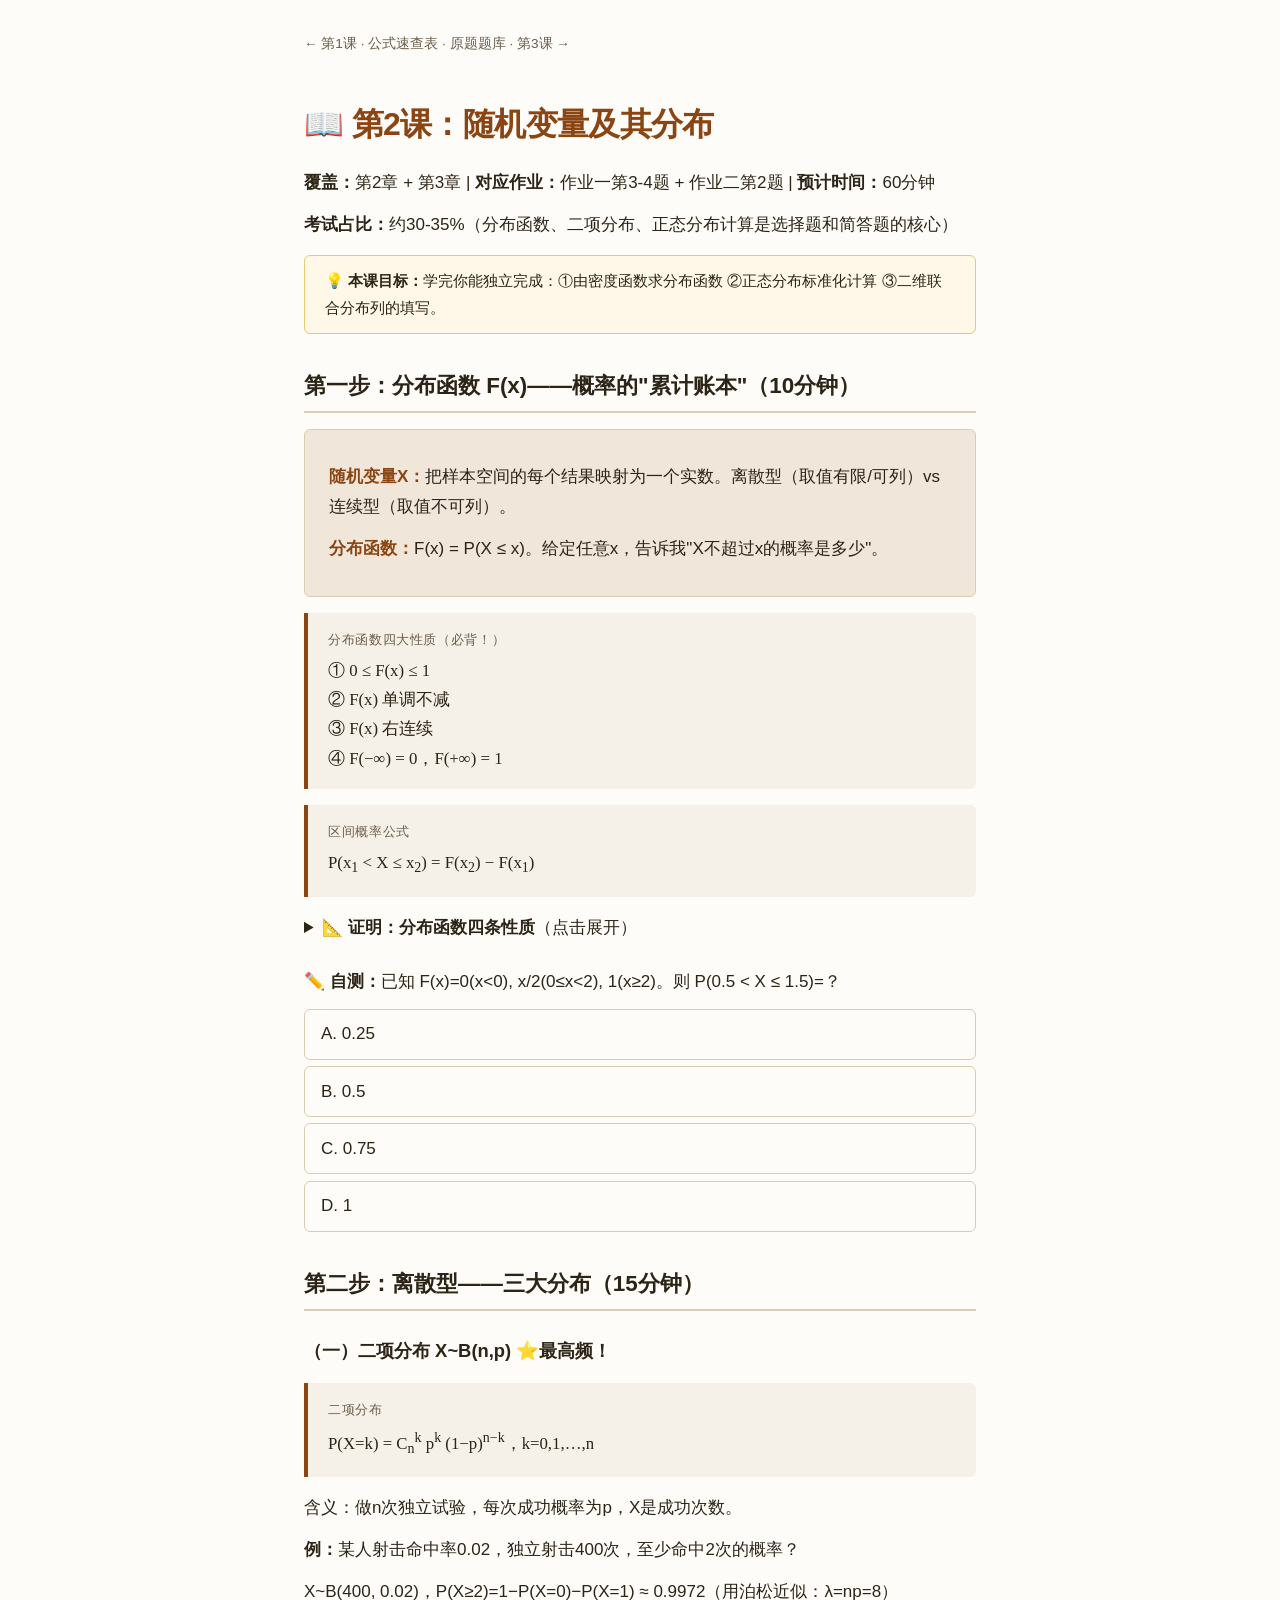
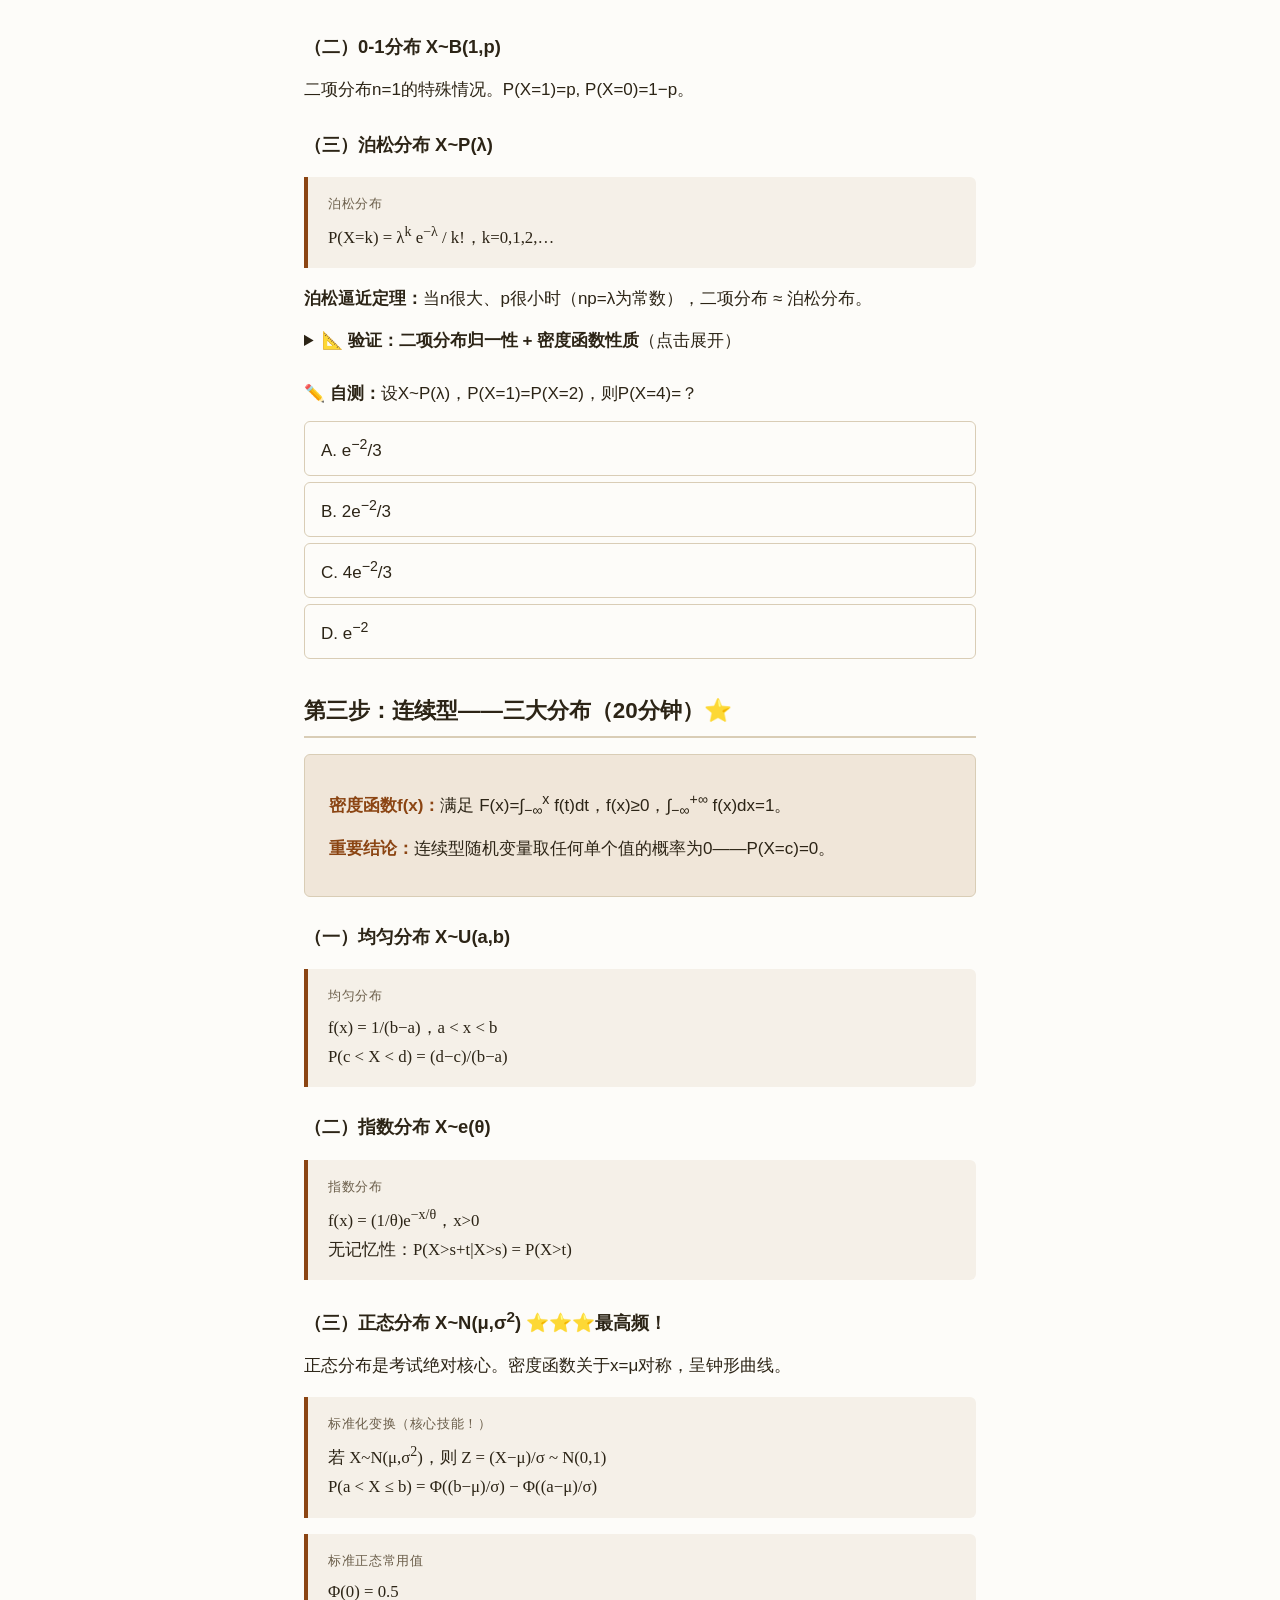
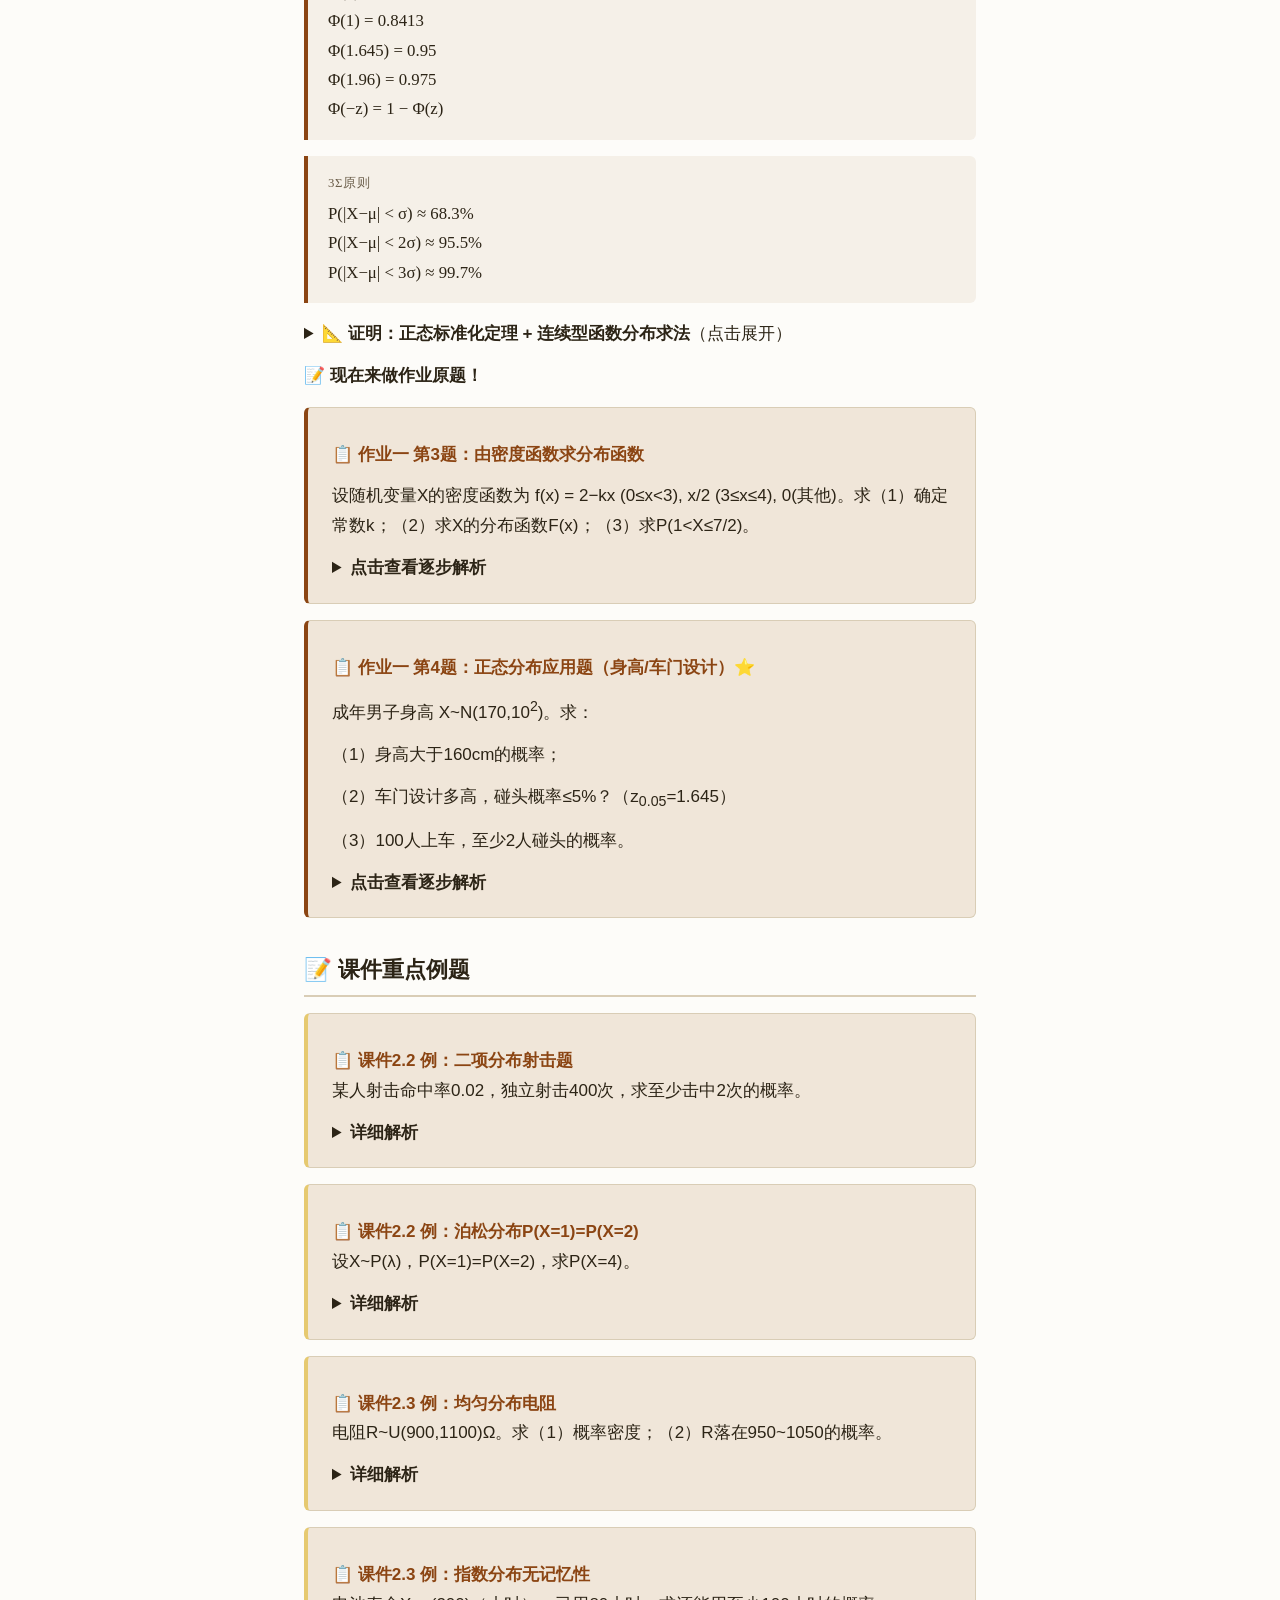
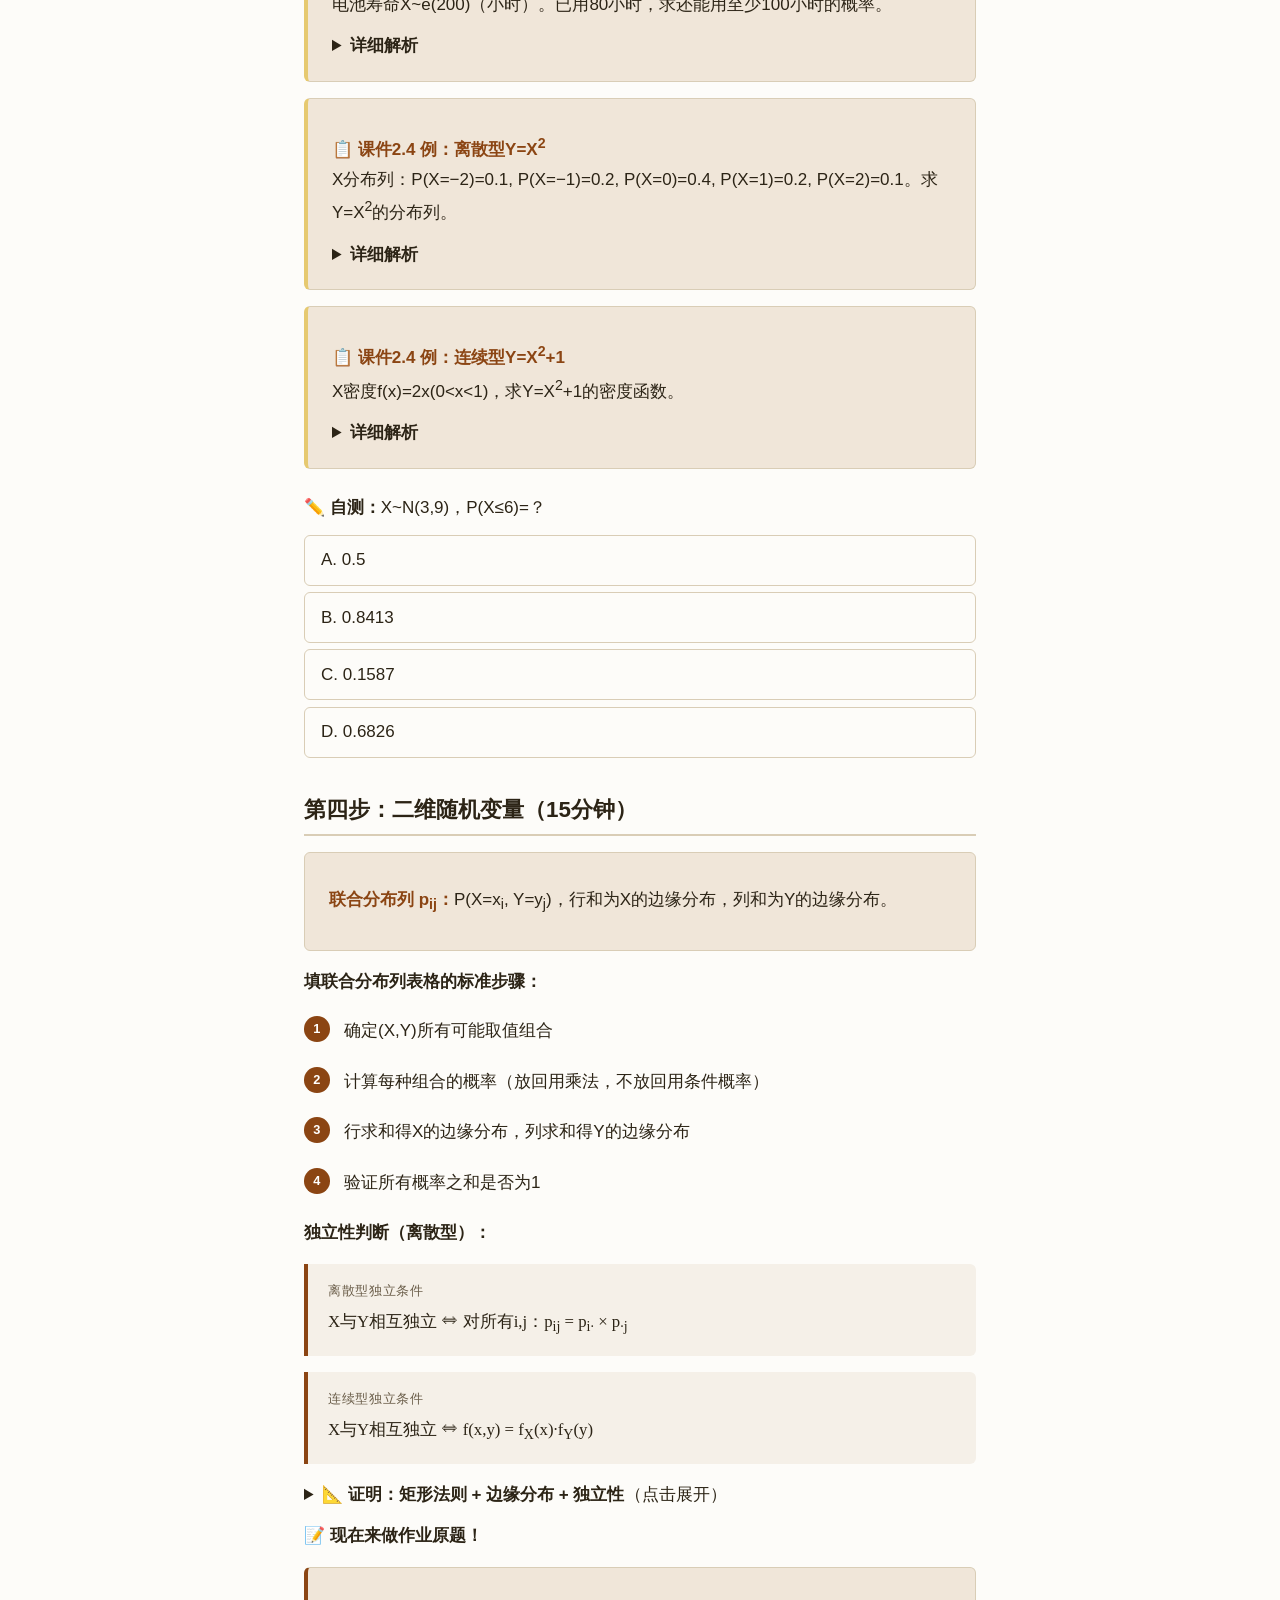
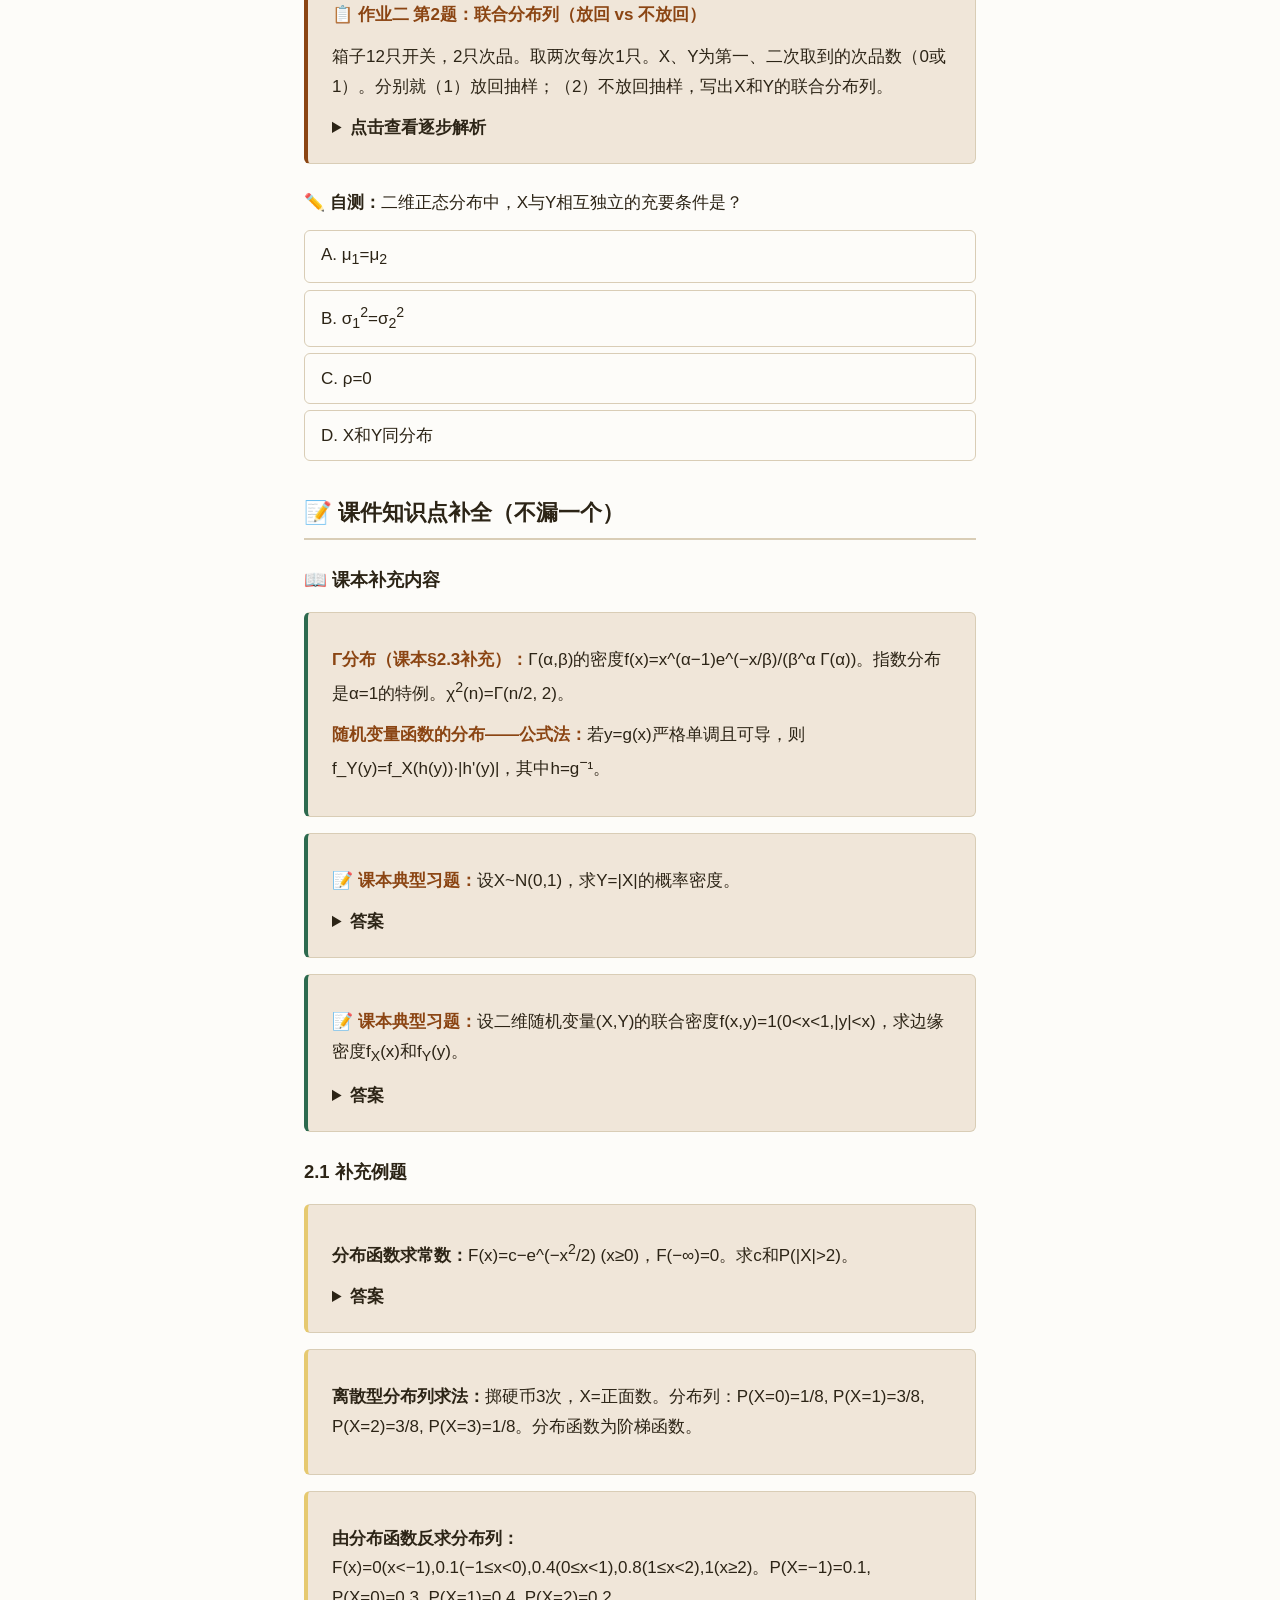
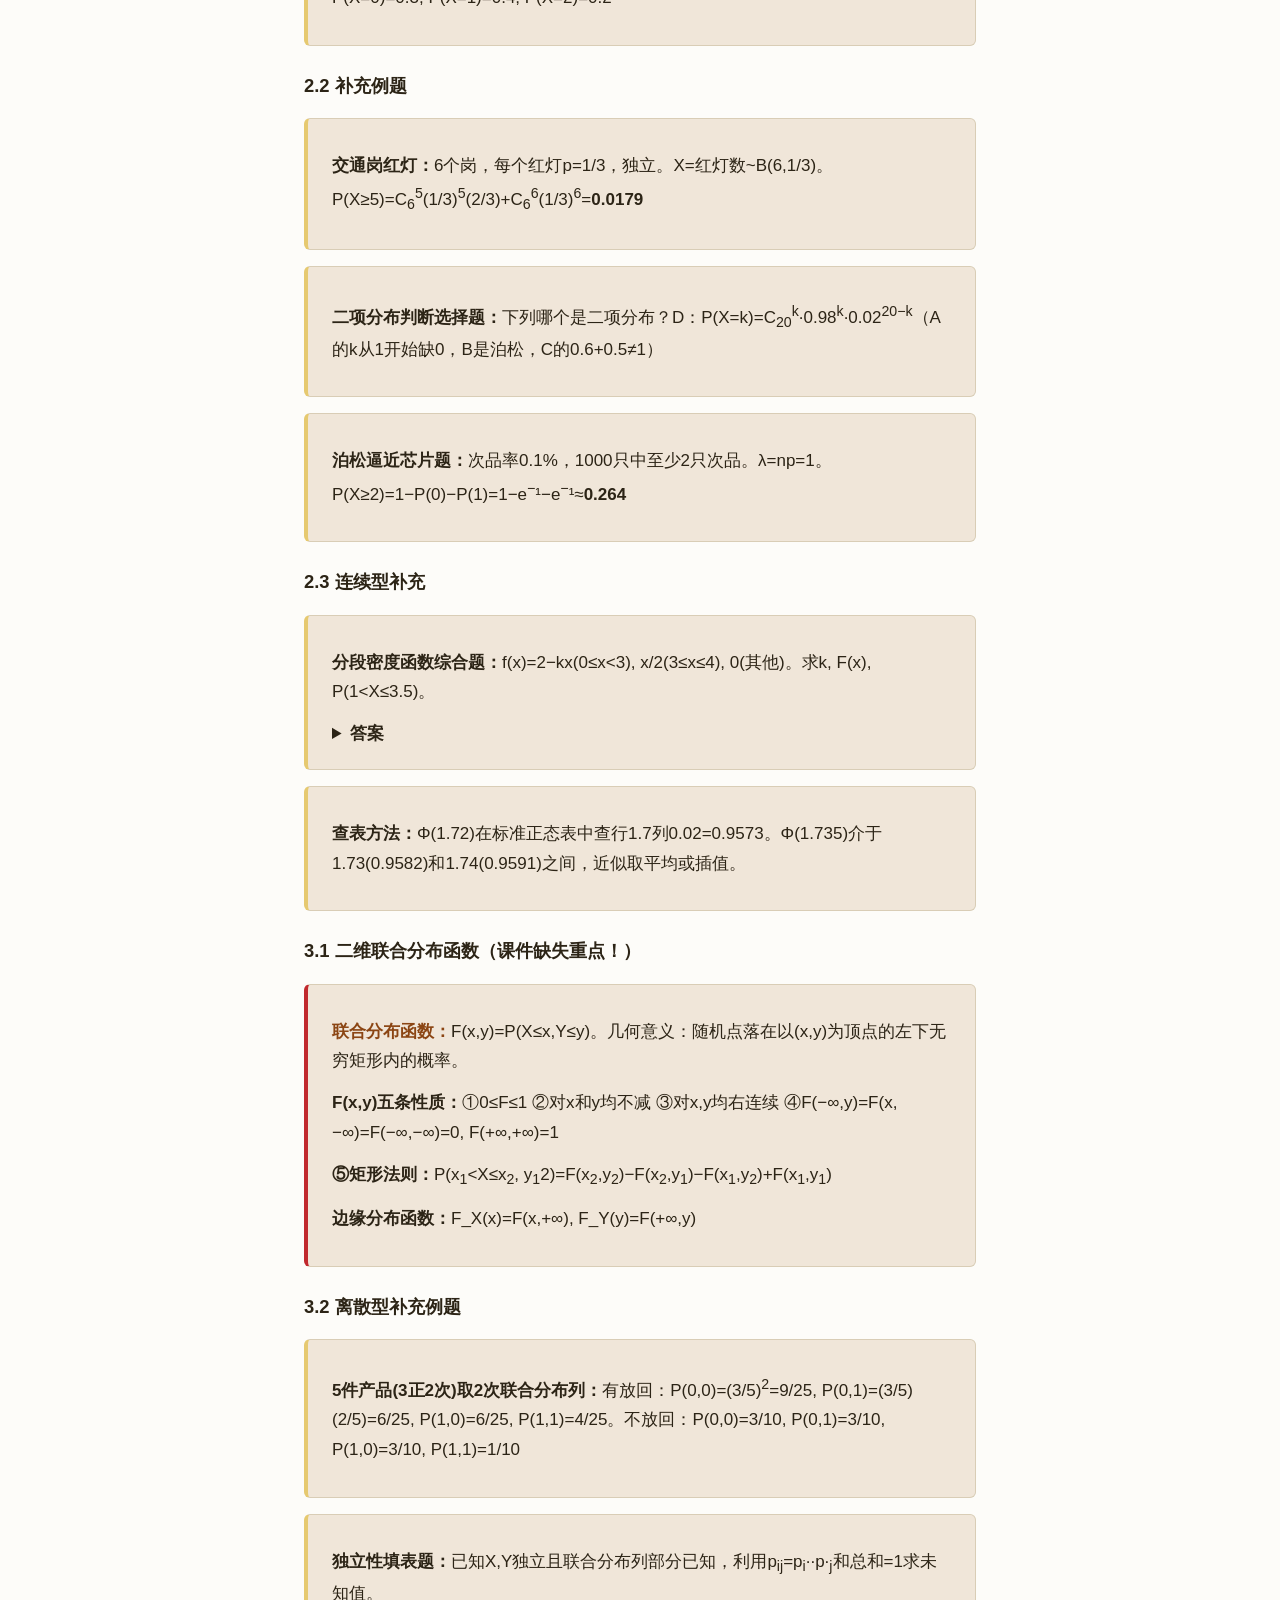
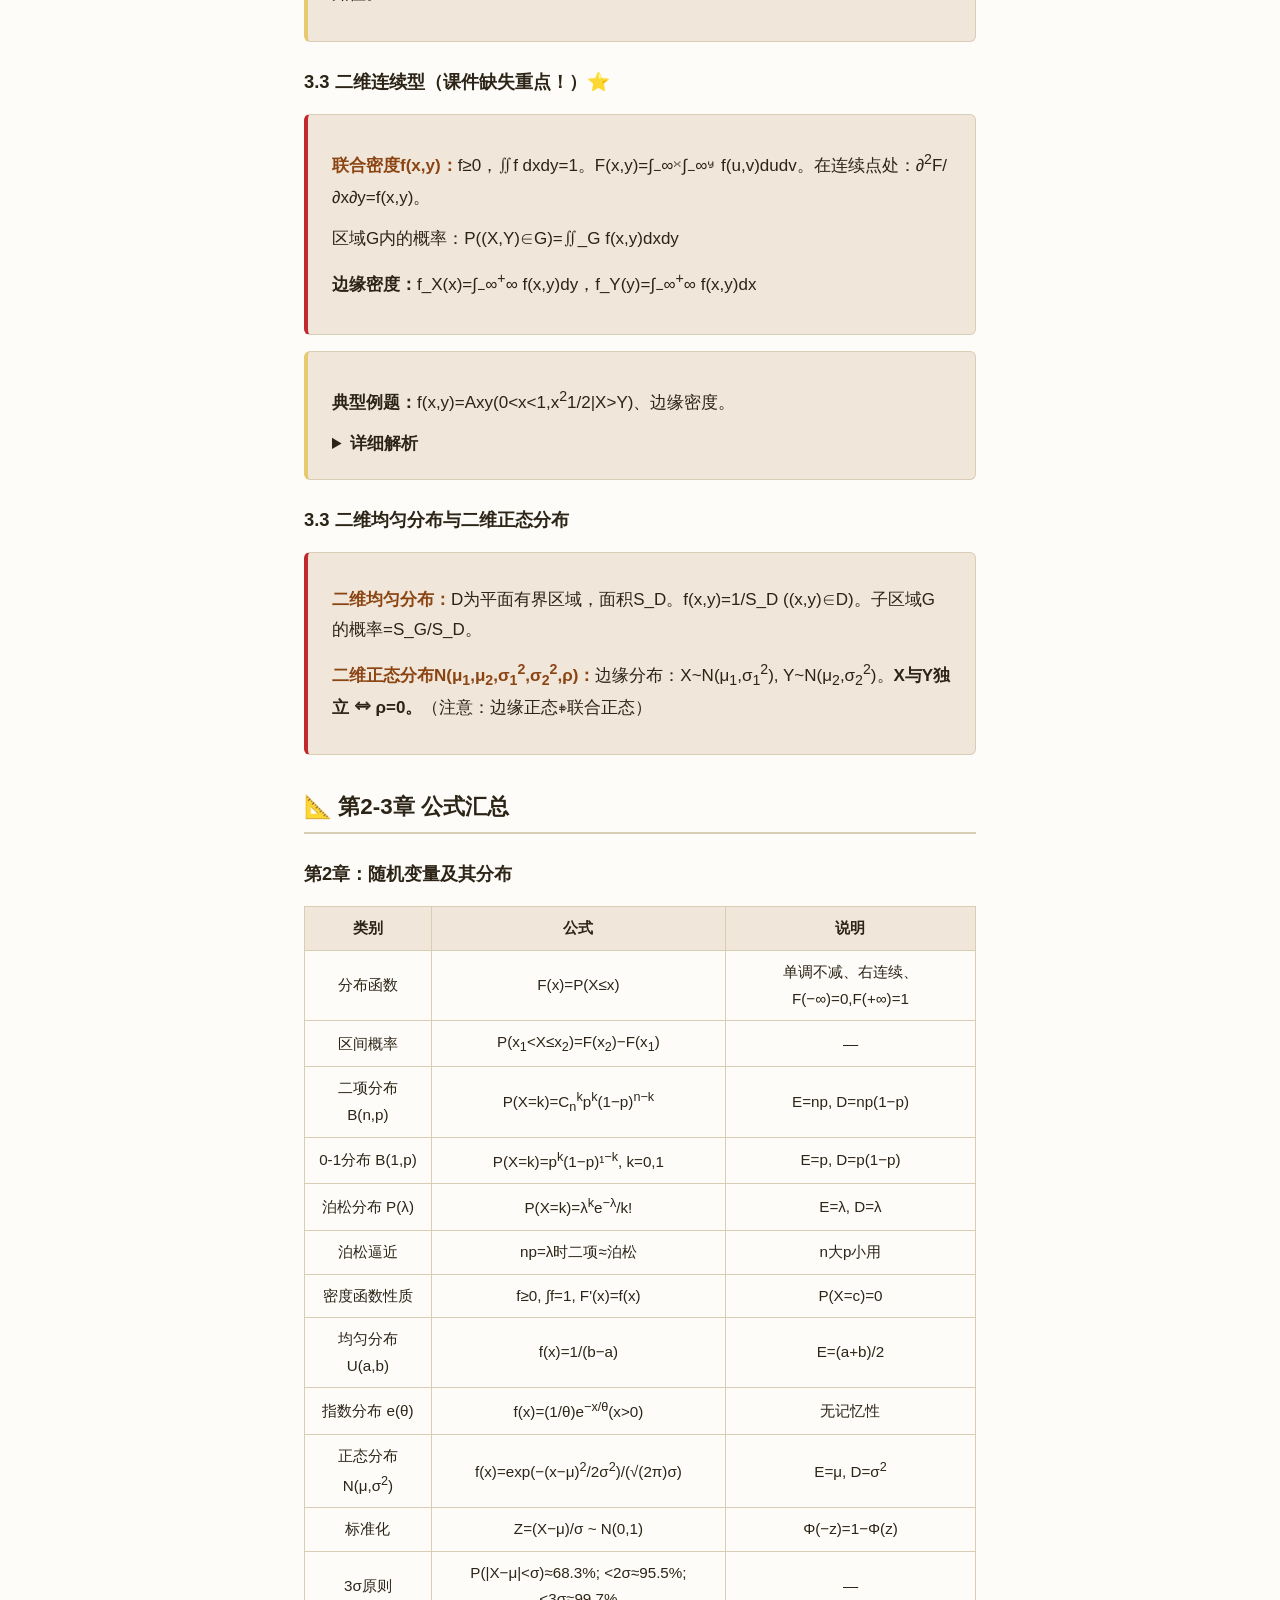
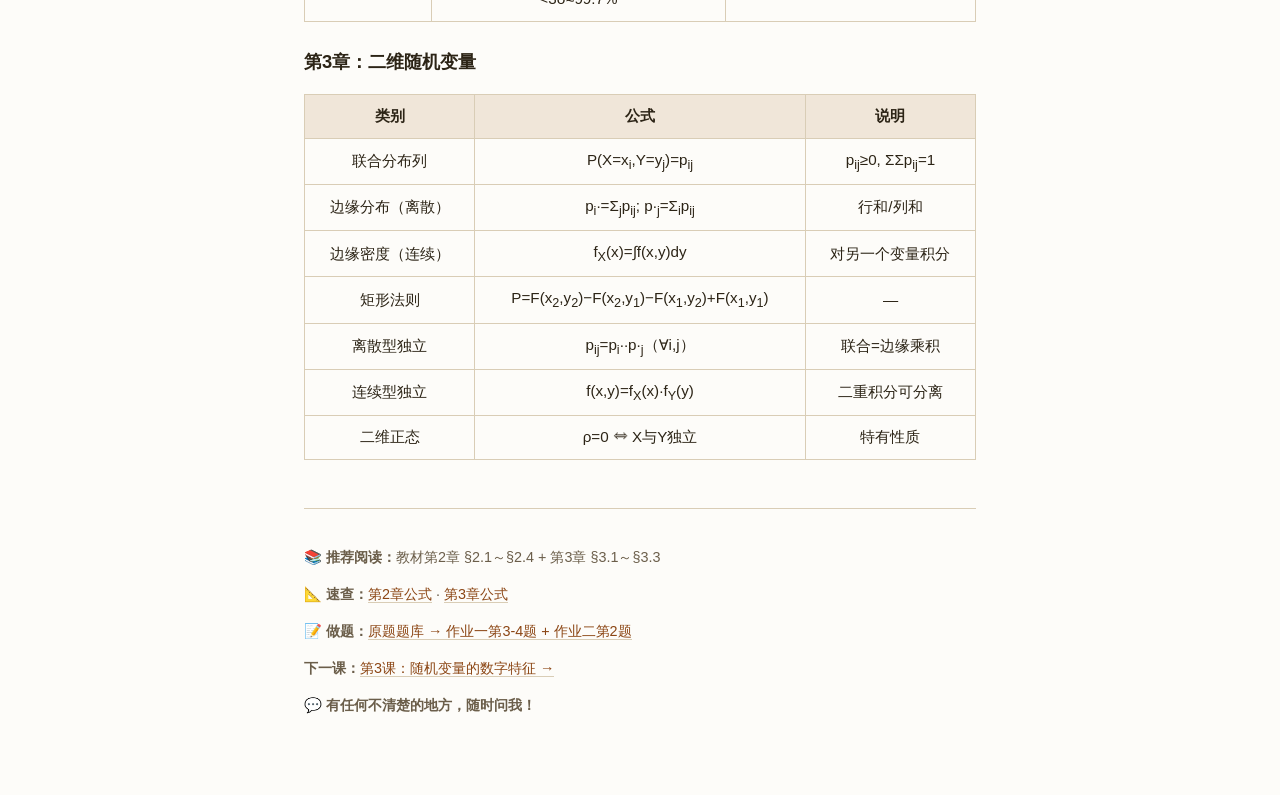
<file: lessons/0002-random-variables.html>
<!DOCTYPE html>
<html lang="zh-CN">
<head>
<meta charset="UTF-8">
<meta name="viewport" content="width=device-width, initial-scale=1.0">
<title>第2课：随机变量及其分布</title>
<link rel="stylesheet" href="../assets/style.css">
</head>
<body>

<nav class="breadcrumb">
  <a href="0001-random-events.html">← 第1课</a> ·
  <a href="../reference/formula-cheat-sheet.html">公式速查表</a> ·
  <a href="../reference/exam-bank.html">原题题库</a> ·
  <a href="0003-numerical-characteristics.html">第3课 →</a>
</nav>

<h1>📖 第2课：随机变量及其分布</h1>
<p><strong>覆盖：</strong>第2章 + 第3章 | <strong>对应作业：</strong>作业一第3-4题 + 作业二第2题 | <strong>预计时间：</strong>60分钟</p>
<p><strong>考试占比：</strong>约30-35%（分布函数、二项分布、正态分布计算是选择题和简答题的核心）</p>

<div class="tip">
  <strong>本课目标：</strong>学完你能独立完成：①由密度函数求分布函数 ②正态分布标准化计算 ③二维联合分布列的填写。
</div>

<!-- ====== PART 1 ====== -->
<h2>第一步：分布函数 F(x)——概率的"累计账本"（10分钟）</h2>

<div class="def-card">
  <p><span class="term">随机变量X：</span>把样本空间的每个结果映射为一个实数。离散型（取值有限/可列）vs 连续型（取值不可列）。</p>
  <p><span class="term">分布函数：</span>F(x) = P(X ≤ x)。给定任意x，告诉我"X不超过x的概率是多少"。</p>
</div>

<div class="formula">
  <span class="label">分布函数四大性质（必背！）</span>
  ① 0 ≤ F(x) ≤ 1<br>
  ② F(x) 单调不减<br>
  ③ F(x) 右连续<br>
  ④ F(−∞) = 0，F(+∞) = 1
</div>

<div class="formula">
  <span class="label">区间概率公式</span>
  P(x<sub>1</sub> &lt; X ≤ x<sub>2</sub>) = F(x<sub>2</sub>) − F(x<sub>1</sub>)
</div>

<details class="proof-block">
<summary><strong>📐 证明：分布函数四条性质</strong>（点击展开）</summary>
<div style="padding:0.75rem 0">
<p><strong>单调不减（x<sub>1</sub>&lt;x<sub>2</sub> ⇒ F(x<sub>1</sub>)≤F(x<sub>2</sub>)）：</strong>F(x<sub>2</sub>)−F(x<sub>1</sub>)=P(x<sub>1</sub>&lt;X≤x<sub>2</sub>)≥0</p>
<p><strong>F(−∞)=0：</strong>lim<sub>x→−∞</sub>P(X≤x)=P(∅)=0</p>
<p><strong>F(+∞)=1：</strong>lim<sub>x→+∞</sub>P(X≤x)=P(Ω)=1</p>
</div>
</details>

<div class="quiz" id="quiz-df">
  <p class="question"><strong>✏️ 自测：</strong>已知 F(x)=0(x&lt;0), x/2(0≤x&lt;2), 1(x≥2)。则 P(0.5 &lt; X ≤ 1.5)=？</p>
  <div class="options">
    <div class="option" onclick="checkQuiz('quiz-df', this, false)">A. 0.25</div>
    <div class="option" onclick="checkQuiz('quiz-df', this, true)">B. 0.5</div>
    <div class="option" onclick="checkQuiz('quiz-df', this, false)">C. 0.75</div>
    <div class="option" onclick="checkQuiz('quiz-df', this, false)">D. 1</div>
  </div>
  <div class="feedback" id="quiz-df-fb"></div>
</div>

<!-- ====== PART 2 ====== -->
<h2>第二步：离散型——三大分布（15分钟）</h2>

<h3>（一）二项分布 X~B(n,p) ⭐最高频！</h3>
<div class="formula">
  <span class="label">二项分布</span>
  P(X=k) = C<sub>n</sub><sup>k</sup> p<sup>k</sup> (1−p)<sup>n−k</sup>，k=0,1,…,n
</div>
<p>含义：做n次独立试验，每次成功概率为p，X是成功次数。</p>
<p><strong>例：</strong>某人射击命中率0.02，独立射击400次，至少命中2次的概率？</p>
<p>X~B(400, 0.02)，P(X≥2)=1−P(X=0)−P(X=1) ≈ 0.9972（用泊松近似：λ=np=8）</p>

<h3>（二）0-1分布 X~B(1,p)</h3>
<p>二项分布n=1的特殊情况。P(X=1)=p, P(X=0)=1−p。</p>

<h3>（三）泊松分布 X~P(λ)</h3>
<div class="formula">
  <span class="label">泊松分布</span>
  P(X=k) = λ<sup>k</sup> e<sup>−λ</sup> / k!，k=0,1,2,…
</div>
<p><strong>泊松逼近定理：</strong>当n很大、p很小时（np=λ为常数），二项分布 ≈ 泊松分布。</p>

<details class="proof-block">
<summary><strong>📐 验证：二项分布归一性 + 密度函数性质</strong>（点击展开）</summary>
<div style="padding:0.75rem 0">
<p><strong>二项分布归一性 ΣC<sub>n</sub><sup>k</sup>p<sup>k</sup>(1−p)<sup>n</sup><sup>−</sup><sup>k</sup>=1：</strong>由二项式定理 (a+b)<sup>n</sup>=ΣC<sub>n</sub><sup>k</sup>a<sup>k</sup>b<sup>n</sup><sup>−</sup><sup>k</sup>，取a=p, b=1−p，得(p+(1−p))<sup>n</sup>=1<sup>n</sup>=1</p>
<p><strong>P(X=c)=0（连续型）：</strong>P(X=c)=lim<sub>ε→0</sub>∫<sub>c−ε</sub><sup>c+ε</sup>f(x)dx，积分区间长度→0，被积函数有界，故积分→0</p>
</div>
</details>

<div class="quiz" id="quiz-poi">
  <p class="question"><strong>✏️ 自测：</strong>设X~P(λ)，P(X=1)=P(X=2)，则P(X=4)=？</p>
  <div class="options">
    <div class="option" onclick="checkQuiz('quiz-poi', this, false)">A. e<sup>−</sup><sup>2</sup>/3</div>
    <div class="option" onclick="checkQuiz('quiz-poi', this, true)">B. 2e<sup>−</sup><sup>2</sup>/3</div>
    <div class="option" onclick="checkQuiz('quiz-poi', this, false)">C. 4e<sup>−</sup><sup>2</sup>/3</div>
    <div class="option" onclick="checkQuiz('quiz-poi', this, false)">D. e<sup>−</sup><sup>2</sup></div>
  </div>
  <div class="feedback" id="quiz-poi-fb"></div>
</div>

<!-- ====== PART 3 ====== -->
<h2>第三步：连续型——三大分布（20分钟）⭐</h2>

<div class="def-card">
  <p><span class="term">密度函数f(x)：</span>满足 F(x)=∫<sub>−∞</sub><sup>x</sup> f(t)dt，f(x)≥0，∫<sub>−∞</sub><sup>+∞</sup> f(x)dx=1。</p>
  <p><span class="term">重要结论：</span>连续型随机变量取任何单个值的概率为0——P(X=c)=0。</p>
</div>

<h3>（一）均匀分布 X~U(a,b)</h3>
<div class="formula">
  <span class="label">均匀分布</span>
  f(x) = 1/(b−a)，a &lt; x &lt; b<br>
  P(c &lt; X &lt; d) = (d−c)/(b−a)
</div>

<h3>（二）指数分布 X~e(θ)</h3>
<div class="formula">
  <span class="label">指数分布</span>
  f(x) = (1/θ)e<sup>−x/θ</sup>，x>0<br>
  无记忆性：P(X>s+t|X>s) = P(X>t)
</div>

<h3>（三）正态分布 X~N(μ,σ<sup>2</sup>) ⭐⭐⭐最高频！</h3>
<p>正态分布是考试绝对核心。密度函数关于x=μ对称，呈钟形曲线。</p>

<div class="formula">
  <span class="label">标准化变换（核心技能！）</span>
  若 X~N(μ,σ<sup>2</sup>)，则 Z = (X−μ)/σ ~ N(0,1)<br>
  P(a &lt; X ≤ b) = Φ((b−μ)/σ) − Φ((a−μ)/σ)
</div>

<div class="formula">
  <span class="label">标准正态常用值</span>
  Φ(0) = 0.5<br>
  Φ(1) = 0.8413<br>
  Φ(1.645) = 0.95<br>
  Φ(1.96) = 0.975<br>
  Φ(−z) = 1 − Φ(z)
</div>

<div class="formula">
  <span class="label">3σ原则</span>
  P(|X−μ| &lt; σ) ≈ 68.3%<br>
  P(|X−μ| &lt; 2σ) ≈ 95.5%<br>
  P(|X−μ| &lt; 3σ) ≈ 99.7%
</div>

<details class="proof-block">
<summary><strong>📐 证明：正态标准化定理 + 连续型函数分布求法</strong>（点击展开）</summary>
<div style="padding:0.75rem 0">
<p><strong>标准化定理 X~N(μ,σ<sup>2</sup>) ⇒ Z=(X−μ)/σ~N(0,1)：</strong></p>
<ol class="steps">
  <li>f<sub>X</sub>(x)=1/(√(2π)σ)·exp(−(x−μ)<sup>2</sup>/(2σ<sup>2</sup>))</li>
  <li>Z=(X−μ)/σ，则X=σZ+μ，dx/dz=σ</li>
  <li>f<sub>Z</sub>(z)=f<sub>X</sub>(σz+μ)·|σ|=1/(√(2π)σ)·exp(−(σz)<sup>2</sup>/(2σ<sup>2</sup>))·σ=1/√(2π)·exp(−z<sup>2</sup>/2)</li>
</ol>
<p><strong>连续型函数Y=g(X)的分布求法（通用三步）：</strong></p>
<ol class="steps">
  <li>F<sub>Y</sub>(y)=P(Y≤y)=P(g(X)≤y)</li>
  <li>用X的分布表示上式</li>
  <li>f<sub>Y</sub>(y)=dF<sub>Y</sub>(y)/dy</li>
</ol>
</div>
</details>

<p><strong>📝 现在来做作业原题！</strong></p>

<div class="def-card" style="border-left:4px solid var(--accent)">
<p><span class="term">📋 作业一 第3题：由密度函数求分布函数</span></p>
<p>设随机变量X的密度函数为 f(x) = 2−kx (0≤x&lt;3), x/2 (3≤x≤4), 0(其他)。求（1）确定常数k；（2）求X的分布函数F(x)；（3）求P(1&lt;X≤7/2)。</p>
<details><summary><strong>点击查看逐步解析</strong></summary>
<div style="padding:0.5rem 0">
<p><strong>（1）确定k——利用归一性∫f(x)dx=1：</strong><br>
∫<sub>0</sub><sup>3</sup>(2−kx)dx + ∫<sub>3</sub><sup>4</sup>(x/2)dx = 1<br>
第一段：[2x − kx<sup>2</sup>/2]<sub>0</sub><sup>3</sup> = 6 − 9k/2<br>
第二段：[x<sup>2</sup>/4]<sub>3</sub><sup>4</sup> = 16/4 − 9/4 = 7/4<br>
(6−9k/2) + 7/4 = 1 → 6 + 1.75 − 4.5k = 1 → 7.75 − 4.5k = 1 → 4.5k = 6.75 → <strong>k=1.5=3/2</strong><br>
考试常见值：k=<strong>1/6</strong>（取决于具体题目数字，方法一样）</p>
<p><strong>（2）求F(x)——分段积分：</strong><br>
x&lt;0：F(x)=0<br>
0≤x&lt;3：F(x)=∫<sub>0</sub>ˣ(2−kt)dt = 2x−kx<sup>2</sup>/2<br>
3≤x&lt;4：F(x)=∫<sub>0</sub><sup>3</sup>(2−kt)dt+∫<sub>3</sub>ˣ(t/2)dt = (6−9k/2)+(x<sup>2</sup>/4−9/4)<br>
x≥4：F(x)=1<br>
（代入k值即得具体表达式）</p>
<p><strong>（3）P(1&lt;X≤3.5)=F(3.5)−F(1)：</strong><br>
F(3.5)=(6−9k/2)+(3.5<sup>2</sup>/4−9/4)=(6−9k/2)+(12.25/4−2.25)=(6−9k/2)+0.8125<br>
F(1)=2×1−k×1<sup>2</sup>/2=2−k/2<br>
代入k=1/6得P(1&lt;X≤3.5)=<strong>41/48</strong></p>
</div>
</details>
</div>

<div class="def-card" style="border-left:4px solid var(--accent)">
<p><span class="term">📋 作业一 第4题：正态分布应用题（身高/车门设计）⭐</span></p>
<p>成年男子身高 X~N(170,10<sup>2</sup>)。求：</p>
<p>（1）身高大于160cm的概率；</p>
<p>（2）车门设计多高，碰头概率≤5%？（z<sub>0.05</sub>=1.645）</p>
<p>（3）100人上车，至少2人碰头的概率。</p>
<details><summary><strong>点击查看逐步解析</strong></summary>
<div style="padding:0.5rem 0">
<p><strong>（1）身高大于160cm的概率</strong><br><br>
<strong>第1步——标准化（把一般正态变成标准正态）：</strong><br>
已知 X~N(170, 10<sup>2</sup>)，即 μ=170，σ=10<br>
标准化公式：Z = (X − μ)/σ = (X − 170)/10<br>
则 Z ~ N(0,1)（标准正态分布）<br><br>
<strong>第2步——把要求的事件转化为关于Z的：</strong><br>
我们要求 P(X > 160)<br>
将 X>160 两边减170再除以10：<br>
(X−170)/10 > (160−170)/10<br>
即 Z > −1<br>
所以 P(X > 160) = P(Z > −1)<br><br>
<strong>第3步——查标准正态表：</strong><br>
P(Z > −1) = 1 − P(Z ≤ −1) = 1 − Φ(−1)<br>
标准正态的对称性：Φ(−z) = 1 − Φ(z)，所以 Φ(−1) = 1 − Φ(1)<br>
查表：Φ(1) = 0.8413<br>
所以 Φ(−1) = 1 − 0.8413 = 0.1587<br>
P(X > 160) = 1 − 0.1587 = <strong>0.8413</strong><br><br>
<strong>（2）车门高度h，使碰头概率≤5%</strong><br><br>
<strong>第1步——设未知数，列不等式：</strong><br>
碰头 = 身高超过车门 = X &gt; h<br>
要求：P(X &gt; h) ≤ 0.05<br><br>
<strong>第2步——标准化：</strong><br>
P(X &gt; h) = P(Z > (h−170)/10) ≤ 0.05<br>
由标准正态上α分位点定义：P(Z &gt; z<sub>0.05</sub>) = 0.05<br>
已知 z<sub>0.05</sub> = 1.645<br>
所以需要：(h−170)/10 ≥ 1.645<br><br>
<strong>第3步——解出h：</strong><br>
h − 170 ≥ 16.45<br>
h ≥ <strong>186.45 cm</strong>（取187cm）<br><br>
<strong>（3）100人中至少2人碰头的概率</strong><br><br>
<strong>第1步——每人碰头的概率：</strong><br>
由(2)，p = P(X &gt; h) ≈ 0.05<br><br>
<strong>第2步——100人碰头人数服从二项分布：</strong><br>
设Y = 100人中碰头的人数，Y ~ B(100, 0.05)<br>
要求：P(Y ≥ 2)<br><br>
<strong>第3步——用对立事件：</strong><br>
P(Y ≥ 2) = 1 − P(Y=0) − P(Y=1)<br>
P(Y=0) = C<sub>1</sub><sub>0</sub><sub>0</sub><sup>0</sup> × (0.05)<sup>0</sup> × (0.95)¹<sup>0</sup><sup>0</sup> = 1 × 1 × 0.95¹<sup>0</sup><sup>0</sup> ≈ 0.00592<br>
P(Y=1) = C<sub>1</sub><sub>0</sub><sub>0</sub>¹ × (0.05)¹ × (0.95)<sup>9</sup><sup>9</sup> = 100 × 0.05 × 0.95<sup>9</sup><sup>9</sup> ≈ 0.03116<br>
P(Y ≥ 2) = 1 − 0.00592 − 0.03116 ≈ <strong>0.9629</strong></p>
</div>
</details>
</div>

<h2>📝 课件重点例题</h2>

<div class="def-card" style="border-left:4px solid #e6c970">
<p><span class="term">📋 课件2.2 例：二项分布射击题</span><br>
某人射击命中率0.02，独立射击400次，求至少击中2次的概率。</p>
<details><summary><strong>详细解析</strong></summary>
<div style="padding:0.5rem 0">
<p>X~B(400, 0.02)，n=400很大、p=0.02很小，λ=np=8，用泊松近似。<br>
P(X≥2) = 1 − P(X=0) − P(X=1)<br>
P(X=0) ≈ 8<sup>0</sup>e<sup>−</sup><sup>8</sup>/0! = e<sup>−</sup><sup>8</sup><br>
P(X=1) ≈ 8¹e<sup>−</sup><sup>8</sup>/1! = 8e<sup>−</sup><sup>8</sup><br>
P(X≥2) ≈ 1 − 9e<sup>−</sup><sup>8</sup> ≈ <strong>0.9972</strong><br>
（几乎必然命中——400次射击只命中0或1次的概率只有约0.3%）</p>
</div>
</details>
</div>

<div class="def-card" style="border-left:4px solid #e6c970">
<p><span class="term">📋 课件2.2 例：泊松分布P(X=1)=P(X=2)</span><br>
设X~P(λ)，P(X=1)=P(X=2)，求P(X=4)。</p>
<details><summary><strong>详细解析</strong></summary>
<div style="padding:0.5rem 0">
<p>P(X=1)=λe<sup>−</sup><sup>λ</sup>/1!=λe<sup>−</sup><sup>λ</sup><br>
P(X=2)=λ<sup>2</sup>e<sup>−</sup><sup>λ</sup>/2!=λ<sup>2</sup>e<sup>−</sup><sup>λ</sup>/2<br>
令相等：λe<sup>−</sup><sup>λ</sup>=λ<sup>2</sup>e<sup>−</sup><sup>λ</sup>/2 ⇒ λ=λ<sup>2</sup>/2 ⇒ λ=2（λ≠0）<br>
P(X=4)=2<sup>4</sup>e<sup>−</sup><sup>2</sup>/4!=16e<sup>−</sup><sup>2</sup>/24=<strong>2e<sup>−</sup><sup>2</sup>/3</strong></p>
</div>
</details>
</div>

<div class="def-card" style="border-left:4px solid #e6c970">
<p><span class="term">📋 课件2.3 例：均匀分布电阻</span><br>
电阻R~U(900,1100)Ω。求（1）概率密度；（2）R落在950~1050的概率。</p>
<details><summary><strong>详细解析</strong></summary>
<div style="padding:0.5rem 0">
<p>（1）f(r)=1/(1100−900)=<strong>1/200</strong>，900&lt;r&lt;1100<br>
（2）P(950&lt;R&lt;1050)=(1050−950)/(1100−900)=100/200=<strong>0.5</strong></p>
</div>
</details>
</div>

<div class="def-card" style="border-left:4px solid #e6c970">
<p><span class="term">📋 课件2.3 例：指数分布无记忆性</span><br>
电池寿命X~e(200)（小时）。已用80小时，求还能用至少100小时的概率。</p>
<details><summary><strong>详细解析</strong></summary>
<div style="padding:0.5rem 0">
<p>无记忆性：P(X>s+t|X>s) = P(X>t)<br>
s=80, t=100：P(X>180|X>80) = P(X>100)<br>
= e<sup>−</sup>¹<sup>0</sup><sup>0</sup>/<sup>2</sup><sup>0</sup><sup>0</sup> = e<sup>−</sup><sup>0</sup>·<sup>5</sup> ≈ <strong>0.6065</strong><br>
（有趣：不管已经用了多久，还能用的时间分布不变）</p>
</div>
</details>
</div>

<div class="def-card" style="border-left:4px solid #e6c970">
<p><span class="term">📋 课件2.4 例：离散型Y=X<sup>2</sup></span><br>
X分布列：P(X=−2)=0.1, P(X=−1)=0.2, P(X=0)=0.4, P(X=1)=0.2, P(X=2)=0.1。求Y=X<sup>2</sup>的分布列。</p>
<details><summary><strong>详细解析</strong></summary>
<div style="padding:0.5rem 0">
<p>X→Y映射：(−2)→4, (−1)→1, 0→0, 1→1, 2→4<br>
Y=0：只有X=0 ⇒ P(Y=0)=0.4<br>
Y=1：X=−1或X=1 ⇒ P(Y=1)=0.2+0.2=0.4<br>
Y=4：X=−2或X=2 ⇒ P(Y=4)=0.1+0.1=0.2<br>
验证：0.4+0.4+0.2=1 ✓<br>
（关键：相同Y值的概率要合并！）</p>
</div>
</details>
</div>

<div class="def-card" style="border-left:4px solid #e6c970">
<p><span class="term">📋 课件2.4 例：连续型Y=X<sup>2</sup>+1</span><br>
X密度f(x)=2x(0&lt;x&lt;1)，求Y=X<sup>2</sup>+1的密度函数。</p>
<details><summary><strong>详细解析</strong></summary>
<div style="padding:0.5rem 0">
<p><strong>三步法：</strong><br>
①先求分布函数：F<sub>Y</sub>(y)=P(Y≤y)=P(X<sup>2</sup>+1≤y)=P(X≤√(y−1))<br>
= ∫<sub>0</sub><sup>√(y−1)</sup> 2x dx = [x<sup>2</sup>]<sub>0</sub><sup>√(y−1)</sup> = y−1（其中1&lt;y&lt;2）<br>
②对y求导得密度：f<sub>Y</sub>(y)=d(y−1)/dy=<strong>1</strong>（1&lt;y&lt;2）<br>
③所以Y在(1,2)上服从均匀分布！</p>
</div>
</details>
</div>

<div class="quiz" id="quiz-norm">
  <p class="question"><strong>✏️ 自测：</strong>X~N(3,9)，P(X≤6)=？</p>
  <div class="options">
    <div class="option" onclick="checkQuiz('quiz-norm', this, false)">A. 0.5</div>
    <div class="option" onclick="checkQuiz('quiz-norm', this, true)">B. 0.8413</div>
    <div class="option" onclick="checkQuiz('quiz-norm', this, false)">C. 0.1587</div>
    <div class="option" onclick="checkQuiz('quiz-norm', this, false)">D. 0.6826</div>
  </div>
  <div class="feedback" id="quiz-norm-fb"></div>
</div>

<!-- ====== PART 4 ====== -->
<h2>第四步：二维随机变量（15分钟）</h2>

<div class="def-card">
  <p><span class="term">联合分布列 p<sub>ij</sub>：</span>P(X=x<sub>i</sub>, Y=y<sub>j</sub>)，行和为X的边缘分布，列和为Y的边缘分布。</p>
</div>

<p><strong>填联合分布列表格的标准步骤：</strong></p>
<ol class="steps">
  <li>确定(X,Y)所有可能取值组合</li>
  <li>计算每种组合的概率（放回用乘法，不放回用条件概率）</li>
  <li>行求和得X的边缘分布，列求和得Y的边缘分布</li>
  <li>验证所有概率之和是否为1</li>
</ol>

<p><strong>独立性判断（离散型）：</strong></p>
<div class="formula">
  <span class="label">离散型独立条件</span>
  X与Y相互独立 ⟺ 对所有i,j：p<sub>ij</sub> = p<sub>i·</sub> × p<sub>·j</sub>
</div>

<div class="formula">
  <span class="label">连续型独立条件</span>
  X与Y相互独立 ⟺ f(x,y) = f<sub>X</sub>(x)·f<sub>Y</sub>(y)
</div>

<details class="proof-block">
<summary><strong>📐 证明：矩形法则 + 边缘分布 + 独立性</strong>（点击展开）</summary>
<div style="padding:0.75rem 0">
<p><strong>矩形法则：</strong>P(x<sub>1</sub>&lt;X≤x<sub>2</sub>,y<sub>1</sub><Y≤y<sub>2</sub>)=F(x<sub>2</sub>,y<sub>2</sub>)−F(x<sub>2</sub>,y<sub>1</sub>)−F(x<sub>1</sub>,y<sub>2</sub>)+F(x<sub>1</sub>,y<sub>1</sub>)。从大矩形减去两条再补回重叠角。</p>
<p><strong>边缘分布列 p<sub>i</sub>·=Σ<sub>j</sub>p<sub>i</sub><sub>j</sub>：</strong>{X=x<sub>i</sub>}=∪<sub>j</sub>{X=x<sub>i</sub>,Y=y<sub>j</sub>}，各项互不相容，由可加性得。</p>
<p><strong>离散型独立 p<sub>i</sub><sub>j</sub>=p<sub>i</sub>··p·<sub>j</sub>：</strong>由P(X=x<sub>i</sub>,Y=y<sub>j</sub>)=P(X=x<sub>i</sub>)P(Y=y<sub>j</sub>)直接写出。</p>
<p><strong>连续型独立 f(x,y)=f<sub>X</sub>(x)f<sub>Y</sub>(y)：</strong>由F(x,y)=F<sub>X</sub>(x)F<sub>Y</sub>(y)两边求二阶混合偏导即得</p>
</div>
</details>

<p><strong>📝 现在来做作业原题！</strong></p>

<div class="def-card" style="border-left:4px solid var(--accent)">
<p><span class="term">📋 作业二 第2题：联合分布列（放回 vs 不放回）</span></p>
<p>箱子12只开关，2只次品。取两次每次1只。X、Y为第一、二次取到的次品数（0或1）。分别就（1）放回抽样；（2）不放回抽样，写出X和Y的联合分布列。</p>
<details><summary><strong>点击查看逐步解析</strong></summary>
<div style="padding:0.5rem 0">
<p><strong>理解题意：</strong>X和Y都只能取0(正品)或1(次品)。共12只开关：10只正品 + 2只次品。</p>
<p><strong>（1）放回抽样——每次取之前12只都在</strong><br><br>
<strong>P(X=0, Y=0) = 两次都取到正品</strong><br>
第1次正品概率 = 10/12，放回后第2次还是10/12<br>
= (10/12) × (10/12) = 100/144 = <strong>25/36</strong><br><br>
<strong>P(X=0, Y=1) = 第1次正品、第2次次品</strong><br>
= (10/12) × (2/12) = 20/144 = <strong>5/36</strong><br><br>
<strong>P(X=1, Y=0) = 第1次次品、第2次正品</strong><br>
= (2/12) × (10/12) = 20/144 = <strong>5/36</strong><br><br>
<strong>P(X=1, Y=1) = 两次都次品</strong><br>
= (2/12) × (2/12) = 4/144 = <strong>1/36</strong><br><br>
验证：25/36+5/36+5/36+1/36=36/36=<strong>1</strong> ✓<br>
边缘分布：P(X=0)=25/36+5/36=30/36=5/6，P(X=1)=6/36=1/6<br><br>
<strong>（2）不放回抽样——每次取后球变少</strong><br><br>
<strong>P(X=0, Y=0)：</strong>第1次正品(10/12)，取走1个正品，剩9正品+2次品<br>
第2次正品概率 = 9/11<br>
= (10/12) × (9/11) = 90/132 = <strong>15/22</strong><br><br>
<strong>P(X=0, Y=1)：</strong>第1次正品(10/12)，取走后剩9正+2次<br>
第2次次品概率 = 2/11<br>
= (10/12) × (2/11) = 20/132 = <strong>5/33</strong><br><br>
<strong>P(X=1, Y=0)：</strong>第1次次品(2/12)，取走后剩10正+1次<br>
第2次正品概率 = 10/11<br>
= (2/12) × (10/11) = 20/132 = <strong>5/33</strong><br><br>
<strong>P(X=1, Y=1)：</strong>第1次次品(2/12)，取走后剩10正+1次<br>
第2次次品概率 = 1/11<br>
= (2/12) × (1/11) = 2/132 = <strong>1/66</strong><br><br>
验证：15/22+5/33+5/33+1/66=(45+10+10+1)/66=66/66=<strong>1</strong> ✓</p>
</div>
</details>
</div>

<div class="quiz" id="quiz-2d">
  <p class="question"><strong>✏️ 自测：</strong>二维正态分布中，X与Y相互独立的充要条件是？</p>
  <div class="options">
    <div class="option" onclick="checkQuiz('quiz-2d', this, false)">A. μ<sub>1</sub>=μ<sub>2</sub></div>
    <div class="option" onclick="checkQuiz('quiz-2d', this, false)">B. σ<sub>1</sub><sup>2</sup>=σ<sub>2</sub><sup>2</sup></div>
    <div class="option" onclick="checkQuiz('quiz-2d', this, true)">C. ρ=0</div>
    <div class="option" onclick="checkQuiz('quiz-2d', this, false)">D. X和Y同分布</div>
  </div>
  <div class="feedback" id="quiz-2d-fb"></div>
</div>

<h2>📝 课件知识点补全（不漏一个）</h2>

<h3>📖 课本补充内容</h3>
<div class="def-card" style="border-left:4px solid #2d6a4f">
<p><span class="term">Γ分布（课本§2.3补充）：</span>Γ(α,β)的密度f(x)=x^(α−1)e^(−x/β)/(β^α Γ(α))。指数分布是α=1的特例。χ<sup>2</sup>(n)=Γ(n/2, 2)。</p>
<p><span class="term">随机变量函数的分布——公式法：</span>若y=g(x)严格单调且可导，则f_Y(y)=f_X(h(y))·|h'(y)|，其中h=g<sup>−</sup>¹。</p>
</div>
<div class="def-card" style="border-left:4px solid #2d6a4f">
<p><span class="term">📝 课本典型习题：</span>设X~N(0,1)，求Y=|X|的概率密度。</p>
<details><summary><strong>答案</strong></summary>f_Y(y)=2φ(y)=√(2/π)·e^(−y<sup>2</sup>/2)，y>0。（这是因为|X|取值正半轴，密度是标准正态的两倍）</details>
</div>
<div class="def-card" style="border-left:4px solid #2d6a4f">
<p><span class="term">📝 课本典型习题：</span>设二维随机变量(X,Y)的联合密度f(x,y)=1(0&lt;x&lt;1,|y|&lt;x)，求边缘密度f<sub>X</sub>(x)和f<sub>Y</sub>(y)。</p>
<details><summary><strong>答案</strong></summary>f_X(x)=∫_(−x)^x 1·dy=2x(0&lt;x&lt;1)；f_Y(y)=∫_|y|^1 1·dx=1−|y|(|y|&lt;1)</details>
</div>

<h3>2.1 补充例题</h3>
<div class="def-card" style="border-left:4px solid #e6c970">
<p><strong>分布函数求常数：</strong>F(x)=c−e^(−x<sup>2</sup>/2) (x≥0)，F(−∞)=0。求c和P(|X|>2)。</p>
<details><summary><strong>答案</strong></summary>F(+∞)=c−0=1→c=1。P(|X|>2)=1−P(−2≤X≤2)=1−(F(2)−F(−2))。F(−2)=0，F(2)=1−e<sup>−</sup><sup>2</sup>。P(|X|>2)=e<sup>−</sup><sup>2</sup></details>
</div>
<div class="def-card" style="border-left:4px solid #e6c970">
<p><strong>离散型分布列求法：</strong>掷硬币3次，X=正面数。分布列：P(X=0)=1/8, P(X=1)=3/8, P(X=2)=3/8, P(X=3)=1/8。分布函数为阶梯函数。</p>
</div>
<div class="def-card" style="border-left:4px solid #e6c970">
<p><strong>由分布函数反求分布列：</strong>F(x)=0(x<−1),0.1(−1≤x&lt;0),0.4(0≤x&lt;1),0.8(1≤x&lt;2),1(x≥2)。P(X=−1)=0.1, P(X=0)=0.3, P(X=1)=0.4, P(X=2)=0.2</p>
</div>

<h3>2.2 补充例题</h3>
<div class="def-card" style="border-left:4px solid #e6c970">
<p><strong>交通岗红灯：</strong>6个岗，每个红灯p=1/3，独立。X=红灯数~B(6,1/3)。P(X≥5)=C<sub>6</sub><sup>5</sup>(1/3)<sup>5</sup>(2/3)+C<sub>6</sub><sup>6</sup>(1/3)<sup>6</sup>=<strong>0.0179</strong></p>
</div>
<div class="def-card" style="border-left:4px solid #e6c970">
<p><strong>二项分布判断选择题：</strong>下列哪个是二项分布？D：P(X=k)=C<sub>2</sub><sub>0</sub><sup>k</sup>·0.98<sup>k</sup>·0.02<sup>2</sup><sup>0</sup><sup>−</sup><sup>k</sup>（A的k从1开始缺0，B是泊松，C的0.6+0.5≠1）</p>
</div>
<div class="def-card" style="border-left:4px solid #e6c970">
<p><strong>泊松逼近芯片题：</strong>次品率0.1%，1000只中至少2只次品。λ=np=1。P(X≥2)=1−P(0)−P(1)=1−e<sup>−</sup>¹−e<sup>−</sup>¹≈<strong>0.264</strong></p>
</div>

<h3>2.3 连续型补充</h3>
<div class="def-card" style="border-left:4px solid #e6c970">
<p><strong>分段密度函数综合题：</strong>f(x)=2−kx(0≤x&lt;3), x/2(3≤x≤4), 0(其他)。求k, F(x), P(1&lt;X≤3.5)。</p>
<details><summary><strong>答案</strong></summary>由归一性：∫<sub>0</sub><sup>3</sup>(2−kx)dx+∫<sub>3</sub><sup>4</sup>(x/2)dx=1→k=<strong>1/6</strong>。F(x)分段积分。P(1&lt;X≤3.5)=<strong>41/48</strong></details>
</div>
<div class="def-card" style="border-left:4px solid #e6c970">
<p><strong>查表方法：</strong>Φ(1.72)在标准正态表中查行1.7列0.02=0.9573。Φ(1.735)介于1.73(0.9582)和1.74(0.9591)之间，近似取平均或插值。</p>
</div>

<h3>3.1 二维联合分布函数（课件缺失重点！）</h3>
<div class="def-card" style="border-left:4px solid #c1292e">
<p><span class="term">联合分布函数：</span>F(x,y)=P(X≤x,Y≤y)。几何意义：随机点落在以(x,y)为顶点的左下无穷矩形内的概率。</p>
<p><strong>F(x,y)五条性质：</strong>①0≤F≤1 ②对x和y均不减 ③对x,y均右连续 ④F(−∞,y)=F(x,−∞)=F(−∞,−∞)=0, F(+∞,+∞)=1</p>
<p><strong>⑤矩形法则：</strong>P(x<sub>1</sub>&lt;X≤x<sub>2</sub>, y<sub>1</sub><Y≤y<sub>2</sub>)=F(x<sub>2</sub>,y<sub>2</sub>)−F(x<sub>2</sub>,y<sub>1</sub>)−F(x<sub>1</sub>,y<sub>2</sub>)+F(x<sub>1</sub>,y<sub>1</sub>)</p>
<p><strong>边缘分布函数：</strong>F_X(x)=F(x,+∞), F_Y(y)=F(+∞,y)</p>
</div>

<h3>3.2 离散型补充例题</h3>
<div class="def-card" style="border-left:4px solid #e6c970">
<p><strong>5件产品(3正2次)取2次联合分布列：</strong>有放回：P(0,0)=(3/5)<sup>2</sup>=9/25, P(0,1)=(3/5)(2/5)=6/25, P(1,0)=6/25, P(1,1)=4/25。不放回：P(0,0)=3/10, P(0,1)=3/10, P(1,0)=3/10, P(1,1)=1/10</p>
</div>
<div class="def-card" style="border-left:4px solid #e6c970">
<p><strong>独立性填表题：</strong>已知X,Y独立且联合分布列部分已知，利用p<sub>i</sub><sub>j</sub>=p<sub>i</sub>··p·<sub>j</sub>和总和=1求未知值。</p>
</div>

<h3>3.3 二维连续型（课件缺失重点！）⭐</h3>
<div class="def-card" style="border-left:4px solid #c1292e">
<p><span class="term">联合密度f(x,y)：</span>f≥0，∬f dxdy=1。F(x,y)=∫<sub>−</sub>∞ˣ∫<sub>−</sub>∞ʸ f(u,v)dudv。在连续点处：∂<sup>2</sup>F/∂x∂y=f(x,y)。</p>
<p>区域G内的概率：P((X,Y)∈G)=∬_G f(x,y)dxdy</p>
<p><strong>边缘密度：</strong>f_X(x)=∫<sub>−</sub>∞<sup>+</sup>∞ f(x,y)dy，f_Y(y)=∫<sub>−</sub>∞<sup>+</sup>∞ f(x,y)dx</p>
</div>
<div class="def-card" style="border-left:4px solid #e6c970">
<p><strong>典型例题：</strong>f(x,y)=Axy(0&lt;x&lt;1,x<sup>2</sup><y&lt;1)。求A、P(Y>1/2|X>Y)、边缘密度。</p>
<details><summary><strong>详细解析</strong></summary>
<div style="padding:0.5rem 0">
<p>归一化：∬_D Axy dxdy = 1，其中D: 0&lt;x&lt;1, x<sup>2</sup><y&lt;1<br>
∫<sub>0</sub>¹∫_x<sup>2</sup>¹ Axy dy dx = A∫<sub>0</sub>¹x[y<sup>2</sup>/2]_x<sup>2</sup>¹dx = (A/2)∫<sub>0</sub>¹x(1−x<sup>4</sup>)dx = (A/2)[x<sup>2</sup>/2−x<sup>6</sup>/6]<sub>0</sub>¹ = (A/2)(1/2−1/6)=A/6 = 1 → <strong>A=6</strong><br>
条件概率P(Y>1/2|X>Y)需要画积分区域，用二重积分比值计算。</p>
</div>
</details>
</div>

<h3>3.3 二维均匀分布与二维正态分布</h3>
<div class="def-card" style="border-left:4px solid #c1292e">
<p><span class="term">二维均匀分布：</span>D为平面有界区域，面积S_D。f(x,y)=1/S_D ((x,y)∈D)。子区域G的概率=S_G/S_D。</p>
<p><span class="term">二维正态分布N(μ<sub>1</sub>,μ<sub>2</sub>,σ<sub>1</sub><sup>2</sup>,σ<sub>2</sub><sup>2</sup>,ρ)：</span>边缘分布：X~N(μ<sub>1</sub>,σ<sub>1</sub><sup>2</sup>), Y~N(μ<sub>2</sub>,σ<sub>2</sub><sup>2</sup>)。<strong>X与Y独立 ⟺ ρ=0。</strong>（注意：边缘正态⇏联合正态）</p>
</div>

<h2>📐 第2-3章 公式汇总</h2>

<h3>第2章：随机变量及其分布</h3>
<table>
<tr><th>类别</th><th>公式</th><th>说明</th></tr>
<tr><td>分布函数</td><td>F(x)=P(X≤x)</td><td>单调不减、右连续、F(−∞)=0,F(+∞)=1</td></tr>
<tr><td>区间概率</td><td>P(x<sub>1</sub>&lt;X≤x<sub>2</sub>)=F(x<sub>2</sub>)−F(x<sub>1</sub>)</td><td>—</td></tr>
<tr><td>二项分布 B(n,p)</td><td>P(X=k)=C<sub>n</sub><sup>k</sup>p<sup>k</sup>(1−p)<sup>n</sup><sup>−</sup><sup>k</sup></td><td>E=np, D=np(1−p)</td></tr>
<tr><td>0-1分布 B(1,p)</td><td>P(X=k)=p<sup>k</sup>(1−p)¹<sup>−</sup><sup>k</sup>, k=0,1</td><td>E=p, D=p(1−p)</td></tr>
<tr><td>泊松分布 P(λ)</td><td>P(X=k)=λ<sup>k</sup>e<sup>−</sup><sup>λ</sup>/k!</td><td>E=λ, D=λ</td></tr>
<tr><td>泊松逼近</td><td>np=λ时二项≈泊松</td><td>n大p小用</td></tr>
<tr><td>密度函数性质</td><td>f≥0, ∫f=1, F'(x)=f(x)</td><td>P(X=c)=0</td></tr>
<tr><td>均匀分布 U(a,b)</td><td>f(x)=1/(b−a)</td><td>E=(a+b)/2</td></tr>
<tr><td>指数分布 e(θ)</td><td>f(x)=(1/θ)e<sup>−</sup><sup>x/θ</sup>(x>0)</td><td>无记忆性</td></tr>
<tr><td>正态分布 N(μ,σ<sup>2</sup>)</td><td>f(x)=exp(−(x−μ)<sup>2</sup>/2σ<sup>2</sup>)/(√(2π)σ)</td><td>E=μ, D=σ<sup>2</sup></td></tr>
<tr><td>标准化</td><td>Z=(X−μ)/σ ~ N(0,1)</td><td>Φ(−z)=1−Φ(z)</td></tr>
<tr><td>3σ原则</td><td>P(|X−μ|<σ)≈68.3%; &lt;2σ≈95.5%; &lt;3σ≈99.7%</td><td>—</td></tr>
</table>

<h3>第3章：二维随机变量</h3>
<table>
<tr><th>类别</th><th>公式</th><th>说明</th></tr>
<tr><td>联合分布列</td><td>P(X=x<sub>i</sub>,Y=y<sub>j</sub>)=p<sub>i</sub><sub>j</sub></td><td>p<sub>i</sub><sub>j</sub>≥0, ΣΣp<sub>i</sub><sub>j</sub>=1</td></tr>
<tr><td>边缘分布（离散）</td><td>p<sub>i</sub>·=Σ<sub>j</sub>p<sub>i</sub><sub>j</sub>; p·<sub>j</sub>=Σ<sub>i</sub>p<sub>i</sub><sub>j</sub></td><td>行和/列和</td></tr>
<tr><td>边缘密度（连续）</td><td>f<sub>X</sub>(x)=∫f(x,y)dy</td><td>对另一个变量积分</td></tr>
<tr><td>矩形法则</td><td>P=F(x<sub>2</sub>,y<sub>2</sub>)−F(x<sub>2</sub>,y<sub>1</sub>)−F(x<sub>1</sub>,y<sub>2</sub>)+F(x<sub>1</sub>,y<sub>1</sub>)</td><td>—</td></tr>
<tr><td>离散型独立</td><td>p<sub>i</sub><sub>j</sub>=p<sub>i</sub>··p·<sub>j</sub>（∀i,j）</td><td>联合=边缘乘积</td></tr>
<tr><td>连续型独立</td><td>f(x,y)=f<sub>X</sub>(x)·f<sub>Y</sub>(y)</td><td>二重积分可分离</td></tr>
<tr><td>二维正态</td><td>ρ=0 ⟺ X与Y独立</td><td>特有性质</td></tr>
</table>

<div class="lesson-footer">
  <p><strong>📚 推荐阅读：</strong>教材第2章 §2.1～§2.4 + 第3章 §3.1～§3.3</p>
  <p><strong>📐 速查：</strong><a href="../reference/formula-cheat-sheet.html#ch2">第2章公式</a> · <a href="../reference/formula-cheat-sheet.html#ch3">第3章公式</a></p>
  <p><strong>📝 做题：</strong><a href="../reference/exam-bank.html">原题题库 → 作业一第3-4题 + 作业二第2题</a></p>
  <p><strong>下一课：</strong><a href="0003-numerical-characteristics.html">第3课：随机变量的数字特征 →</a></p>
  <p>💬 <strong>有任何不清楚的地方，随时问我！</strong></p>
</div>

<script>
function checkQuiz(qid, el, isCorrect) {
  const quiz = document.getElementById(qid);
  quiz.querySelectorAll('.option').forEach(o => o.className = 'option');
  el.classList.add('selected');
  el.classList.add(isCorrect ? 'correct' : 'wrong');
  const fb = document.getElementById(qid+'-fb');
  fb.className = 'feedback show ' + (isCorrect ? 'correct' : 'wrong');
  const answers = {
    'quiz-df': 'F(1.5)−F(0.5)=1.5/2−0.5/2=0.75−0.25=0.5',
    'quiz-poi': 'λe^(−λ)=λ<sup>2</sup>e^(−λ)/2 ⇒ λ=2，P(X=4)=2<sup>4</sup>e^(−2)/4!=16e^(−2)/24=2e^(−2)/3',
    'quiz-norm': 'Z=(6−3)/3=1，Φ(1)=0.8413',
    'quiz-2d': '二维正态分布中，ρ=0等价于X和Y相互独立'
  };
  fb.innerHTML = isCorrect ? '✅ 正确！' : '❌ 不对。' + (answers[qid] || '');
}
</script>

</body>
</html>
</file>
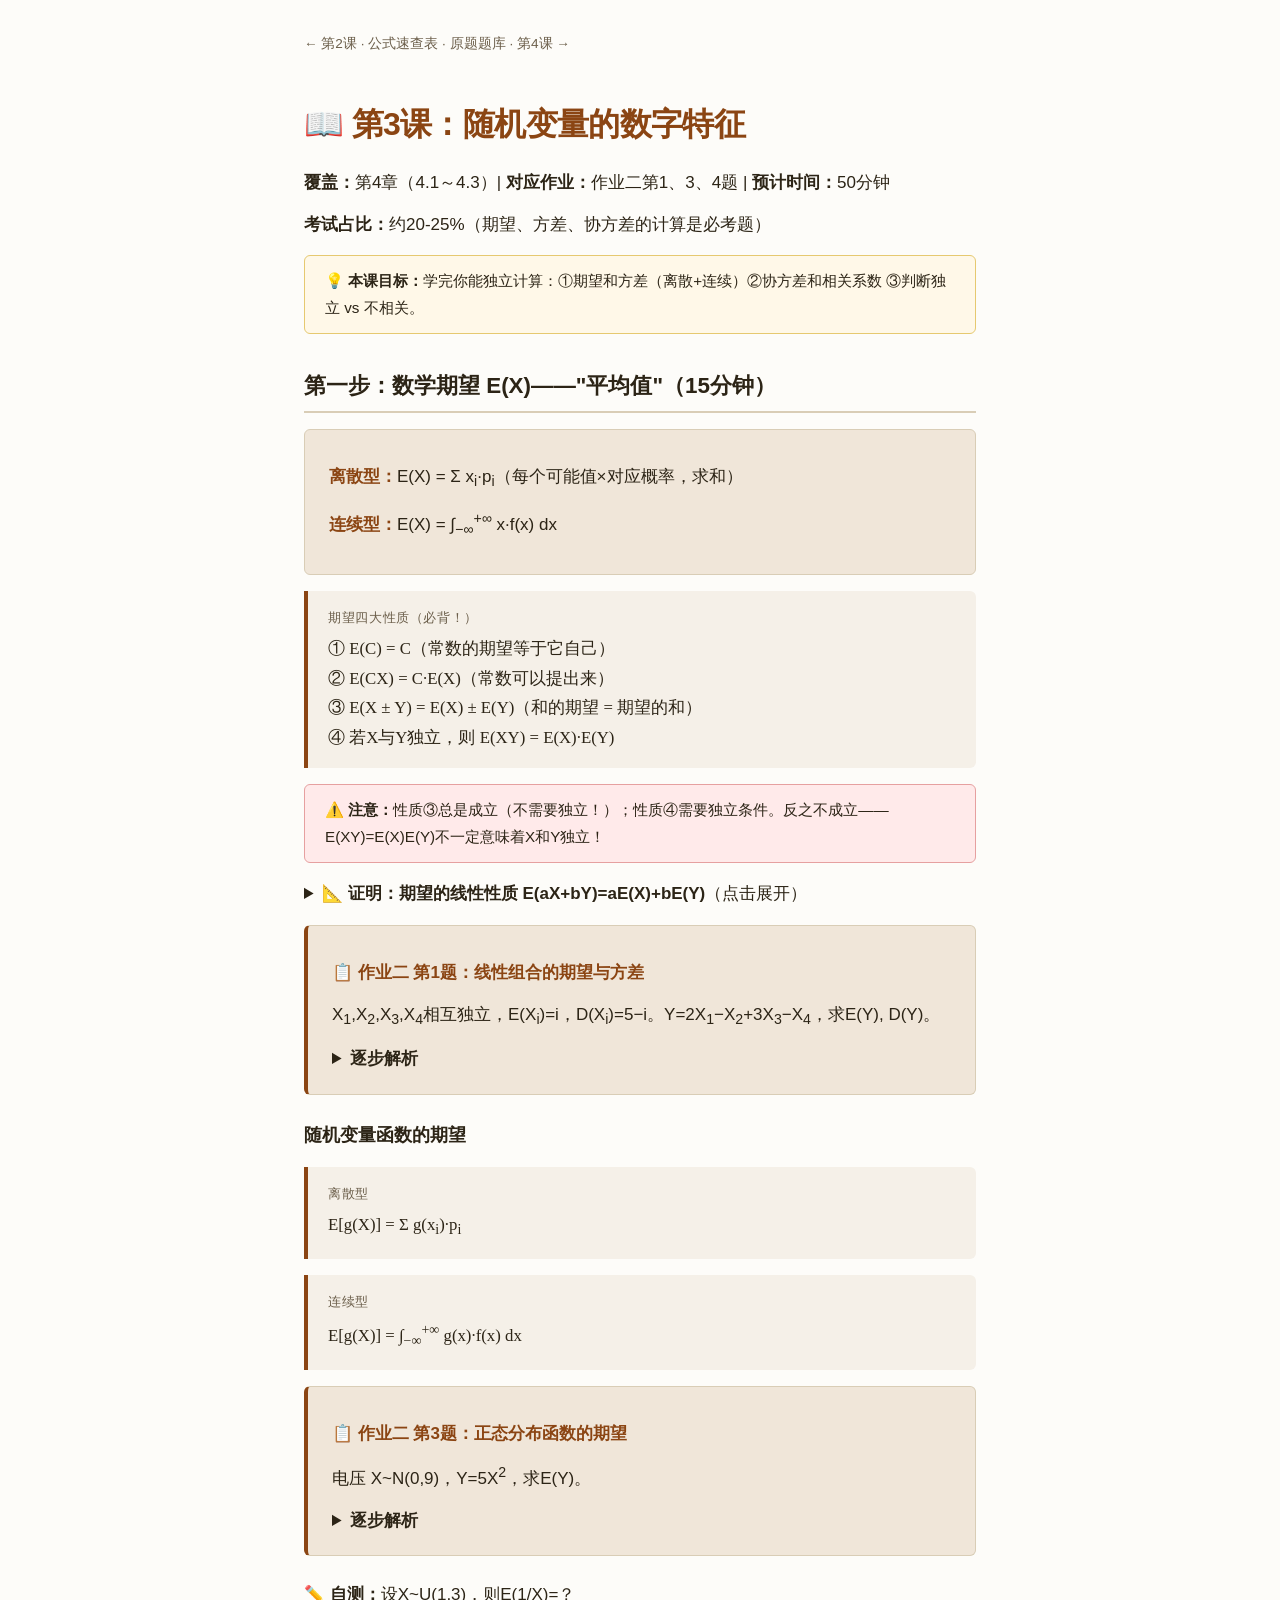
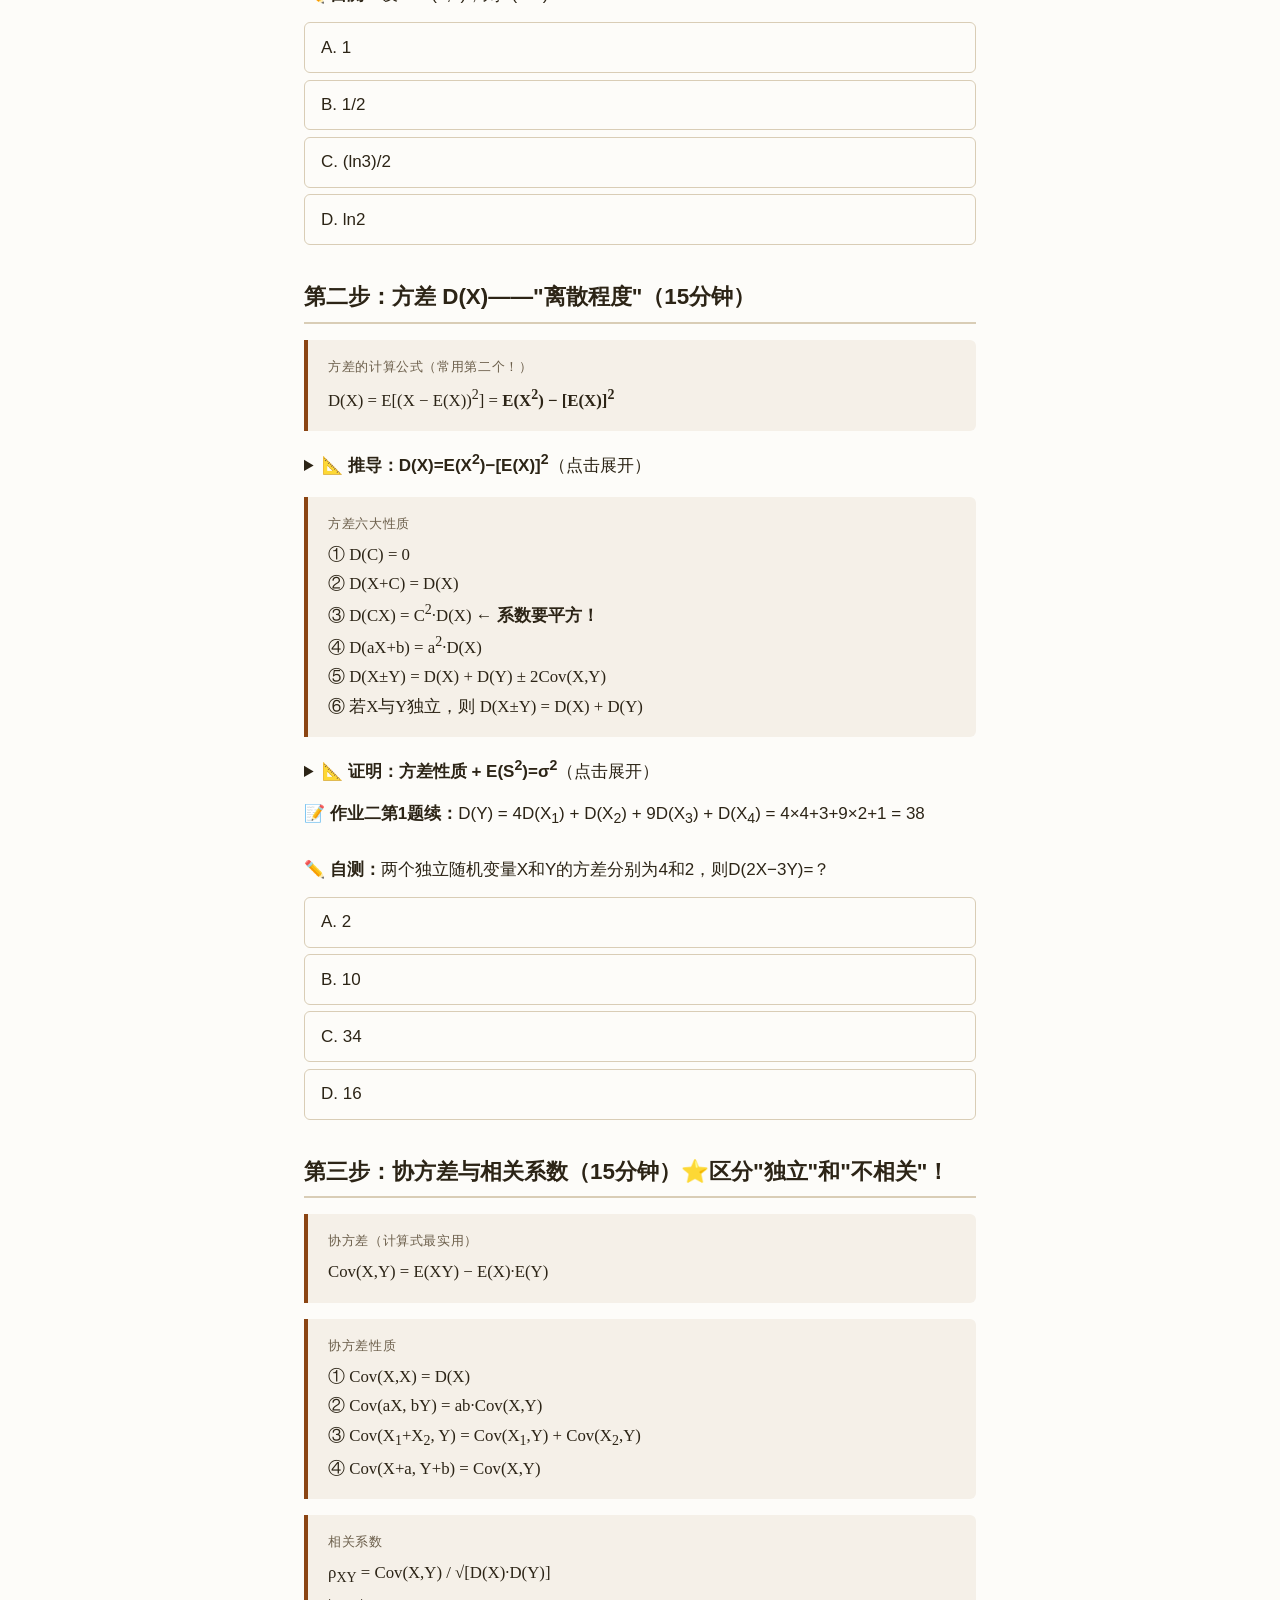
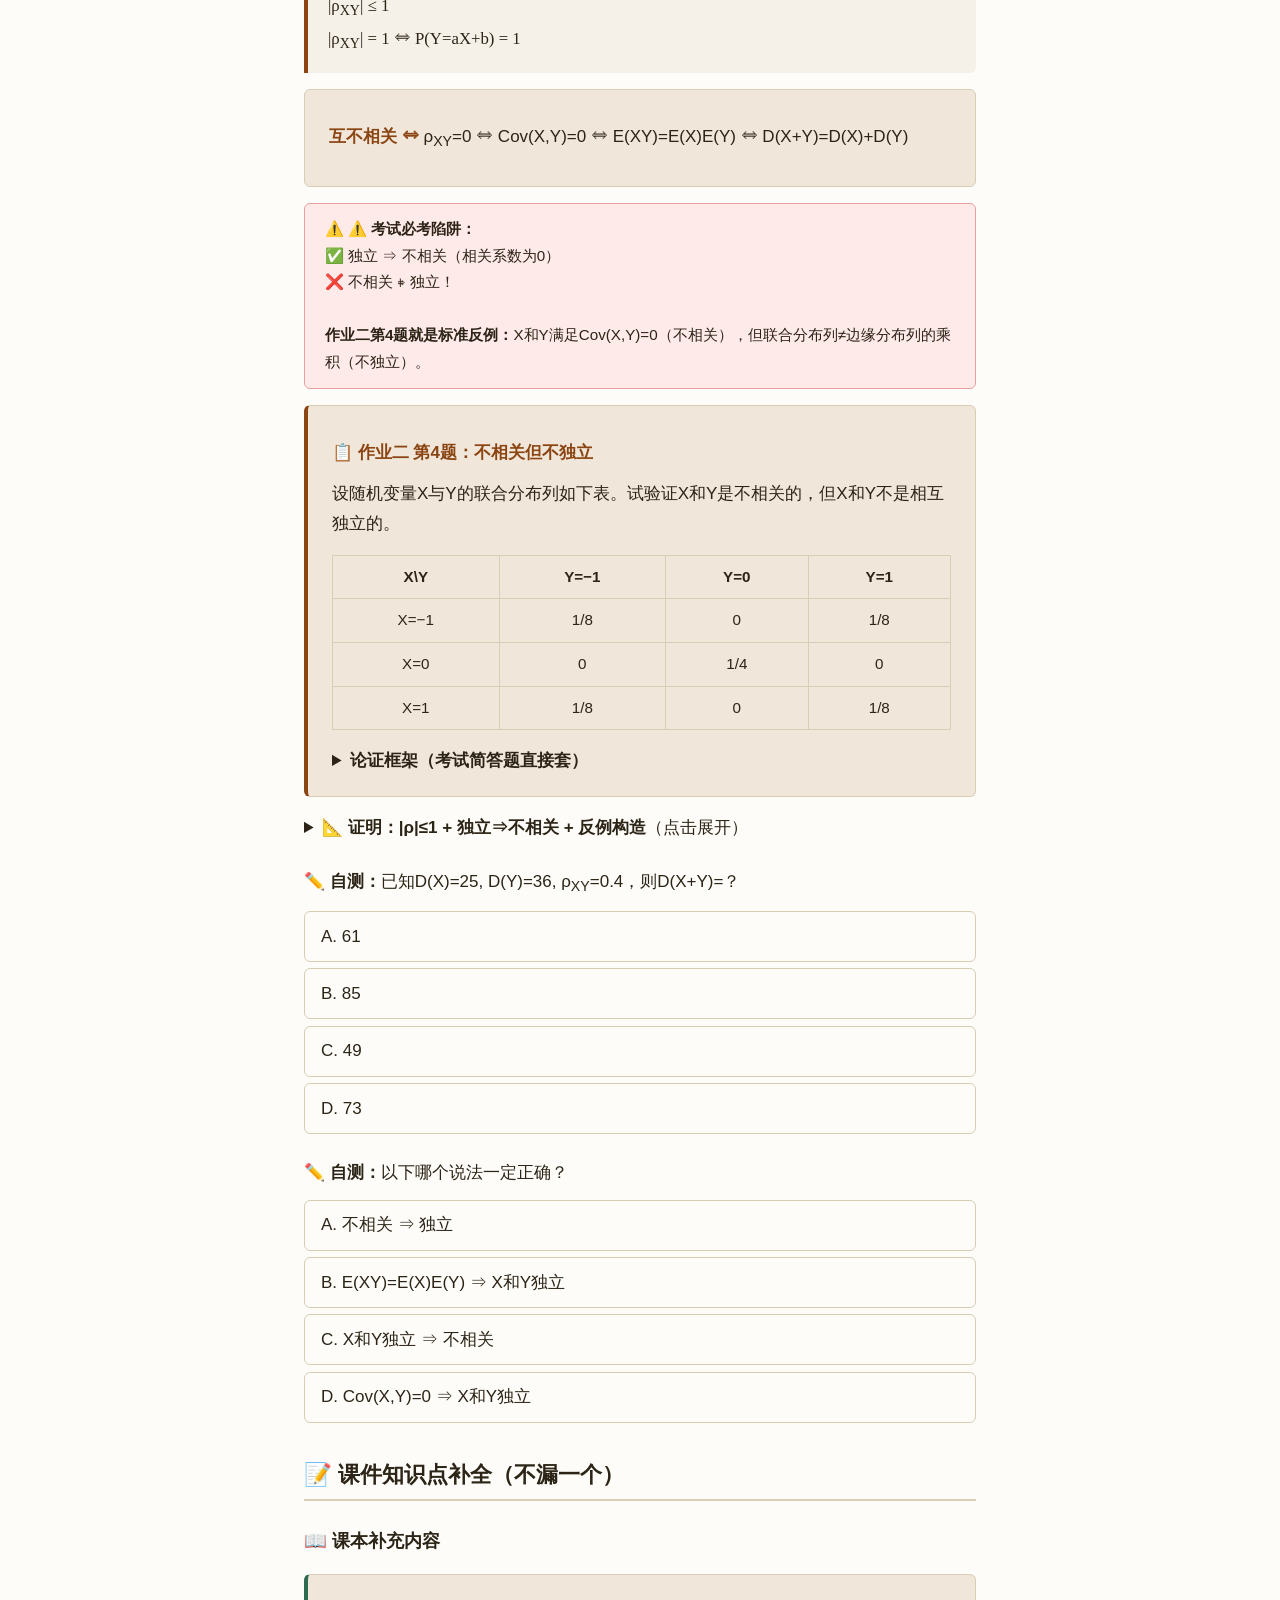
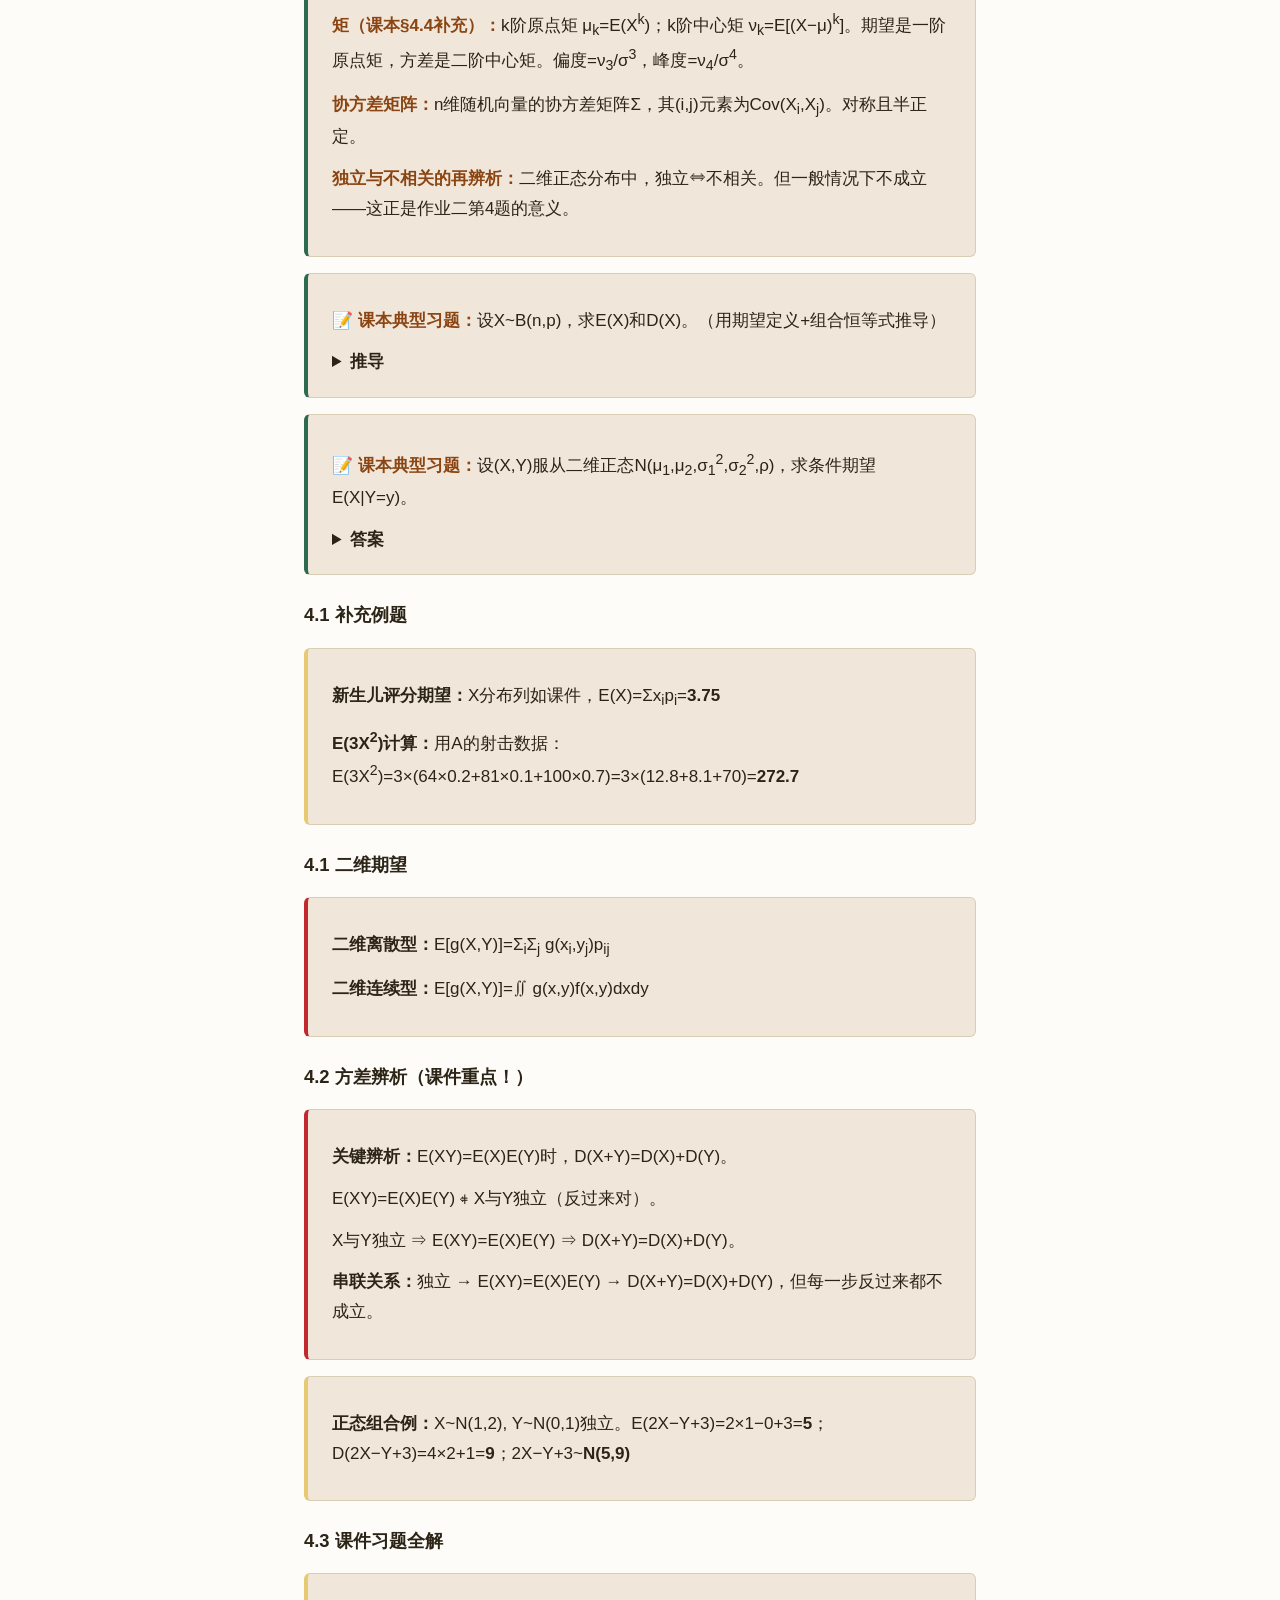
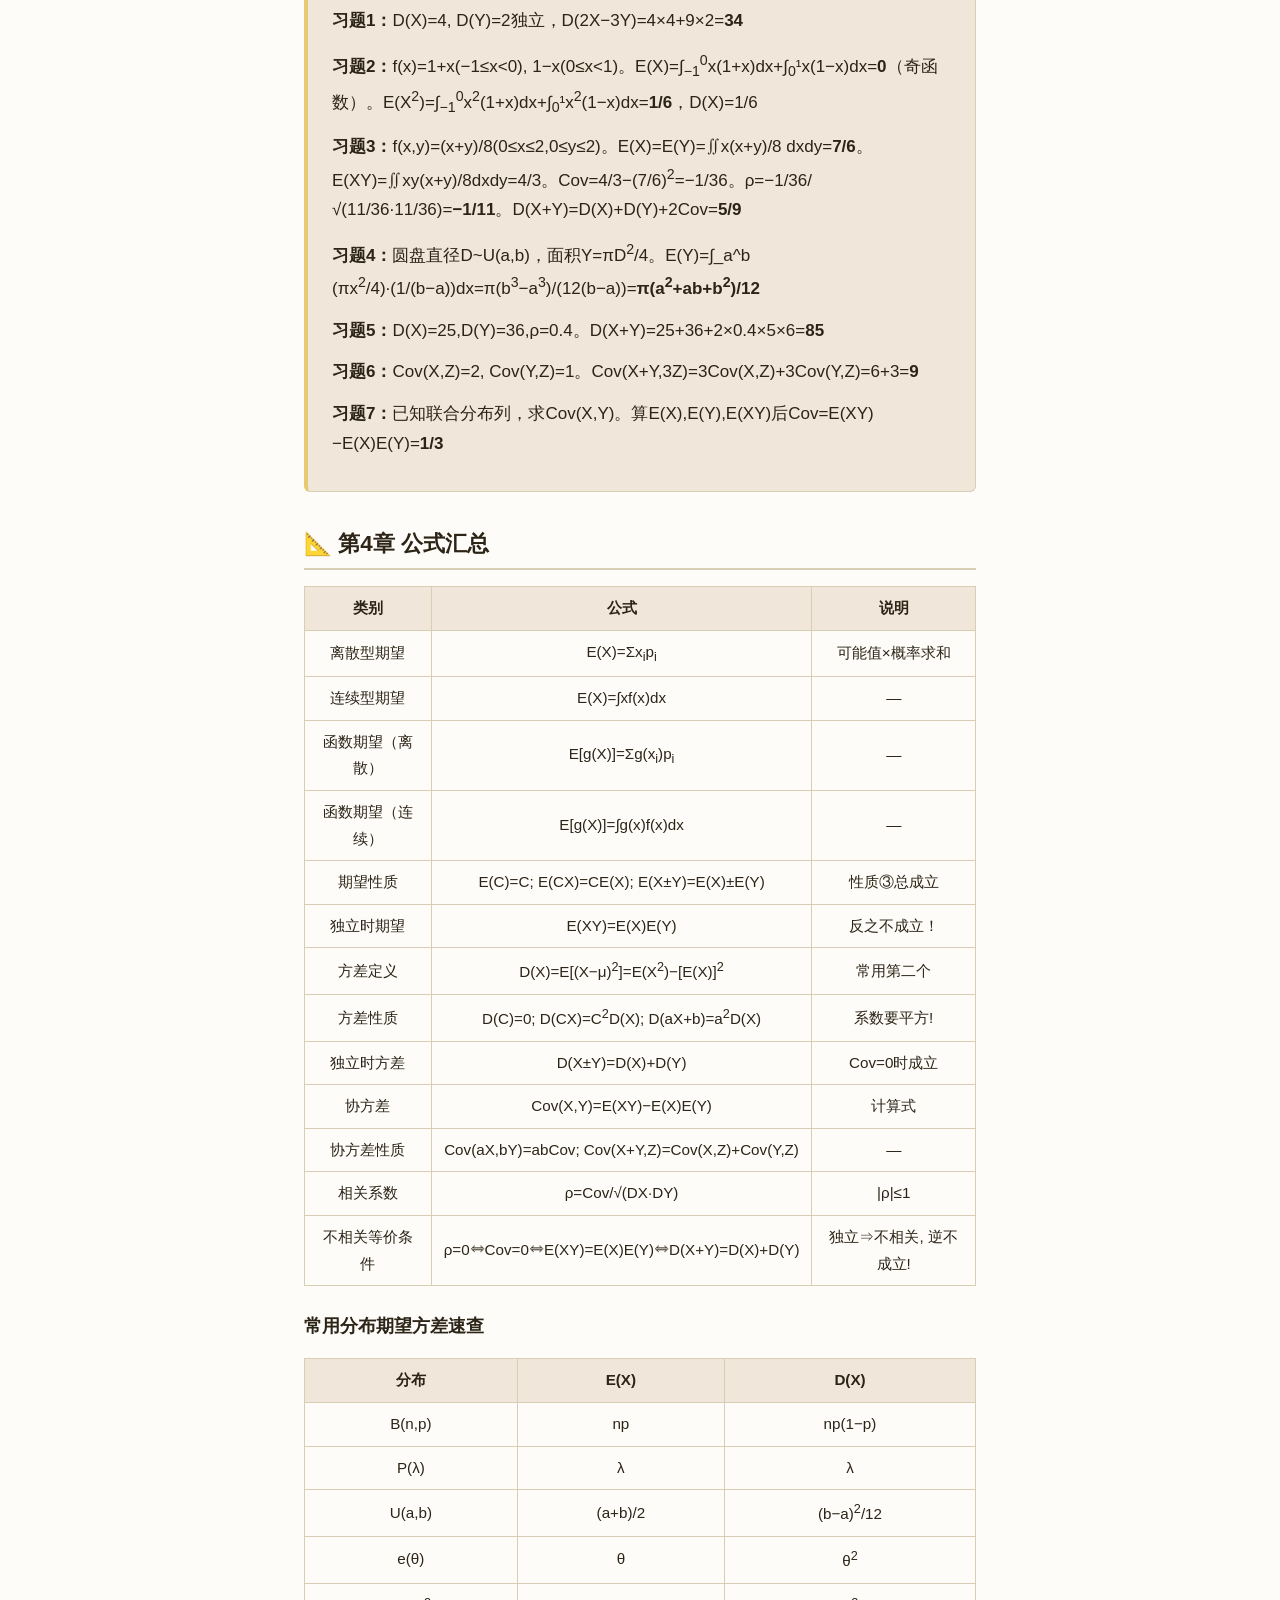
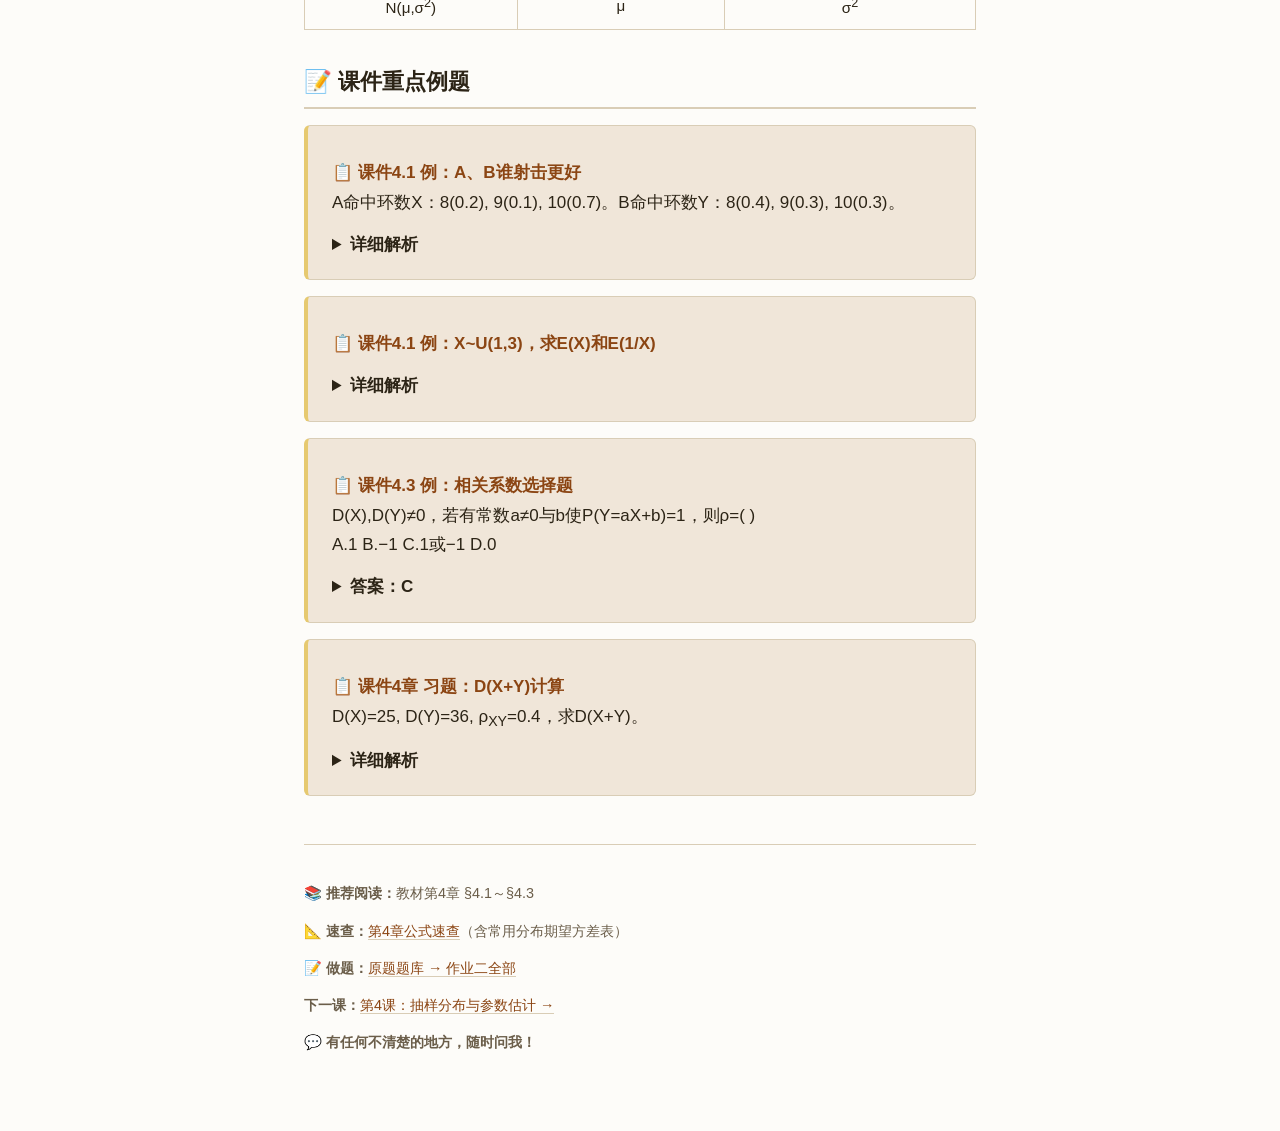
<file: lessons/0003-numerical-characteristics.html>
<!DOCTYPE html>
<html lang="zh-CN">
<head>
<meta charset="UTF-8">
<meta name="viewport" content="width=device-width, initial-scale=1.0">
<title>第3课：随机变量的数字特征</title>
<link rel="stylesheet" href="../assets/style.css">
</head>
<body>

<nav class="breadcrumb">
  <a href="0002-random-variables.html">← 第2课</a> ·
  <a href="../reference/formula-cheat-sheet.html">公式速查表</a> ·
  <a href="../reference/exam-bank.html">原题题库</a> ·
  <a href="0004-sampling-estimation.html">第4课 →</a>
</nav>

<h1>📖 第3课：随机变量的数字特征</h1>
<p><strong>覆盖：</strong>第4章（4.1～4.3）| <strong>对应作业：</strong>作业二第1、3、4题 | <strong>预计时间：</strong>50分钟</p>
<p><strong>考试占比：</strong>约20-25%（期望、方差、协方差的计算是必考题）</p>

<div class="tip">
  <strong>本课目标：</strong>学完你能独立计算：①期望和方差（离散+连续）②协方差和相关系数 ③判断独立 vs 不相关。
</div>

<!-- ====== PART 1 ====== -->
<h2>第一步：数学期望 E(X)——"平均值"（15分钟）</h2>

<div class="def-card">
  <p><span class="term">离散型：</span>E(X) = Σ x<sub>i</sub>·p<sub>i</sub>（每个可能值×对应概率，求和）</p>
  <p><span class="term">连续型：</span>E(X) = ∫<sub>−∞</sub><sup>+∞</sup> x·f(x) dx</p>
</div>

<div class="formula">
  <span class="label">期望四大性质（必背！）</span>
  ① E(C) = C（常数的期望等于它自己）<br>
  ② E(CX) = C·E(X)（常数可以提出来）<br>
  ③ E(X ± Y) = E(X) ± E(Y)（和的期望 = 期望的和）<br>
  ④ 若X与Y独立，则 E(XY) = E(X)·E(Y)
</div>

<div class="warning">
  <strong>注意：</strong>性质③总是成立（不需要独立！）；性质④需要独立条件。反之不成立——E(XY)=E(X)E(Y)不一定意味着X和Y独立！
</div>

<details class="proof-block">
<summary><strong>📐 证明：期望的线性性质 E(aX+bY)=aE(X)+bE(Y)</strong>（点击展开）</summary>
<div style="padding:0.75rem 0">
<p>连续型（离散型类似）：</p>
<ol class="steps">
  <li>E(aX+bY) = ∬ (ax+by) f(x,y) dx dy</li>
  <li>= a∬ x f(x,y) dx dy + b∬ y f(x,y) dx dy</li>
  <li>= a∫ x[∫ f(x,y)dy]dx + b∫ y[∫ f(x,y)dx]dy</li>
  <li>= a∫ x f<sub>X</sub>(x)dx + b∫ y f<sub>Y</sub>(y)dy = aE(X)+bE(Y)</li>
</ol>
<p><strong>独立时 E(XY)=E(X)E(Y)：</strong>f(x,y)=f<sub>X</sub>(x)f<sub>Y</sub>(y)，代入∬ xy f(x,y)dx dy 分离变量即得。</p>
</div>
</details>

<div class="def-card" style="border-left:4px solid var(--accent)">
<p><span class="term">📋 作业二 第1题：线性组合的期望与方差</span></p>
<p>X<sub>1</sub>,X<sub>2</sub>,X<sub>3</sub>,X<sub>4</sub>相互独立，E(X<sub>i</sub>)=i，D(X<sub>i</sub>)=5−i。Y=2X<sub>1</sub>−X<sub>2</sub>+3X<sub>3</sub>−X<sub>4</sub>，求E(Y), D(Y)。</p>
<details><summary><strong>逐步解析</strong></summary>
<div style="padding:0.5rem 0">
<p><strong>已知：</strong>X<sub>1</sub>,X<sub>2</sub>,X<sub>3</sub>,X<sub>4</sub>相互独立<br>
E(X<sub>1</sub>)=1, E(X<sub>2</sub>)=2, E(X<sub>3</sub>)=3, E(X<sub>4</sub>)=4<br>
D(X<sub>1</sub>)=5−1=4, D(X<sub>2</sub>)=5−2=3, D(X<sub>3</sub>)=5−3=2, D(X<sub>4</sub>)=5−4=1<br>
Y = 2X<sub>1</sub> − X<sub>2</sub> + 3X<sub>3</sub> − X<sub>4</sub><br><br>
<strong>第1步——求E(Y)，用期望的线性性质：</strong><br>
E(Y) = E(2X<sub>1</sub> − X<sub>2</sub> + 3X<sub>3</sub> − X<sub>4</sub>)<br>
= E(2X<sub>1</sub>) − E(X<sub>2</sub>) + E(3X<sub>3</sub>) − E(X<sub>4</sub>)  [和的期望=期望的和]<br>
= 2E(X<sub>1</sub>) − E(X<sub>2</sub>) + 3E(X<sub>3</sub>) − E(X<sub>4</sub>)  [常数可以提出来]<br>
= 2×1 − 2 + 3×3 − 4<br>
= 2 − 2 + 9 − 4<br>
= <strong>5</strong><br><br>
<strong>第2步——求D(Y)，利用独立时方差可拆：</strong><br>
因为X<sub>1</sub>~X<sub>4</sub>相互独立，方差公式：D(∑a<sub>i</sub>X<sub>i</sub>) = ∑a<sub>i</sub><sup>2</sup>D(X<sub>i</sub>)<br>
D(Y) = D(2X<sub>1</sub>) + D(−X<sub>2</sub>) + D(3X<sub>3</sub>) + D(−X<sub>4</sub>)<br>
= 2<sup>2</sup>D(X<sub>1</sub>) + (−1)<sup>2</sup>D(X<sub>2</sub>) + 3<sup>2</sup>D(X<sub>3</sub>) + (−1)<sup>2</sup>D(X<sub>4</sub>)<br>
= 4×4 + 1×3 + 9×2 + 1×1  [注意：系数要平方！]<br>
= 16 + 3 + 18 + 1<br>
= <strong>38</strong><br><br>
<strong>常见错误：</strong>忘记把系数平方！D(2X<sub>1</sub>)=<strong>4</strong>D(X<sub>1</sub>)而不是2D(X<sub>1</sub>)！</p>
</div>
</details>
</div>

<h3>随机变量函数的期望</h3>
<div class="formula">
  <span class="label">离散型</span>
  E[g(X)] = Σ g(x<sub>i</sub>)·p<sub>i</sub>
</div>
<div class="formula">
  <span class="label">连续型</span>
  E[g(X)] = ∫<sub>−∞</sub><sup>+∞</sup> g(x)·f(x) dx
</div>

<div class="def-card" style="border-left:4px solid var(--accent)">
<p><span class="term">📋 作业二 第3题：正态分布函数的期望</span></p>
<p>电压 X~N(0,9)，Y=5X<sup>2</sup>，求E(Y)。</p>
<details><summary><strong>逐步解析</strong></summary>
<div style="padding:0.5rem 0">
<p><strong>已知：</strong>电压 X ~ N(0, 9)，即 μ=0，σ<sup>2</sup>=9<br>
输出电压 Y = 5X<sup>2</sup>，求 E(Y)<br><br>
<strong>第1步——把E(Y)转化为E(X<sup>2</sup>)：</strong><br>
E(Y) = E(5X<sup>2</sup>) = 5 × E(X<sup>2</sup>)  [常数可以提到期望外面]<br><br>
<strong>第2步——求E(X<sup>2</sup>)：</strong><br>
方差的定义：D(X) = E(X<sup>2</sup>) − [E(X)]<sup>2</sup><br>
变形得：E(X<sup>2</sup>) = D(X) + [E(X)]<sup>2</sup><br>
这是最重要的公式之一——知道期望和方差就能求平方的期望<br><br>
代入：D(X) = 9（来自N(0,9)，σ<sup>2</sup>=9）<br>
E(X) = 0（来自N(0,9)，μ=0）<br>
E(X<sup>2</sup>) = 9 + 0<sup>2</sup> = <strong>9</strong><br><br>
<strong>第3步——代回求E(Y)：</strong><br>
E(Y) = 5 × 9 = <strong>45</strong><br><br>
<strong>总结：</strong>这道题的关键是记住E(X<sup>2</sup>) = D(X) + [E(X)]<sup>2</sup>，不要试图直接积分！</p>
</div>
</details>
</div>

<div class="quiz" id="quiz-ex">
  <p class="question"><strong>✏️ 自测：</strong>设X~U(1,3)，则E(1/X)=？</p>
  <div class="options">
    <div class="option" onclick="checkQuiz('quiz-ex', this, false)">A. 1</div>
    <div class="option" onclick="checkQuiz('quiz-ex', this, false)">B. 1/2</div>
    <div class="option" onclick="checkQuiz('quiz-ex', this, true)">C. (ln3)/2</div>
    <div class="option" onclick="checkQuiz('quiz-ex', this, false)">D. ln2</div>
  </div>
  <div class="feedback" id="quiz-ex-fb"></div>
</div>

<!-- ====== PART 2 ====== -->
<h2>第二步：方差 D(X)——"离散程度"（15分钟）</h2>

<div class="formula">
  <span class="label">方差的计算公式（常用第二个！）</span>
  D(X) = E[(X − E(X))<sup>2</sup>] = <strong>E(X<sup>2</sup>) − [E(X)]<sup>2</sup></strong>
</div>

<details class="proof-block">
<summary><strong>📐 推导：D(X)=E(X<sup>2</sup>)−[E(X)]<sup>2</sup></strong>（点击展开）</summary>
<div style="padding:0.75rem 0">
<ol class="steps">
  <li>D(X)=E[(X−μ)<sup>2</sup>]，其中 μ=E(X)</li>
  <li>展开：E[X<sup>2</sup>−2μX+μ<sup>2</sup>]</li>
  <li>=E(X<sup>2</sup>)−2μE(X)+μ<sup>2</sup>（期望的线性性质）</li>
  <li>=E(X<sup>2</sup>)−2μ<sup>2</sup>+μ<sup>2</sup>=E(X<sup>2</sup>)−μ<sup>2</sup>=E(X<sup>2</sup>)−[E(X)]<sup>2</sup></li>
</ol>
</div>
</details>

<div class="formula">
  <span class="label">方差六大性质</span>
  ① D(C) = 0<br>
  ② D(X+C) = D(X)<br>
  ③ D(CX) = C<sup>2</sup>·D(X) ← <strong>系数要平方！</strong><br>
  ④ D(aX+b) = a<sup>2</sup>·D(X)<br>
  ⑤ D(X±Y) = D(X) + D(Y) ± 2Cov(X,Y)<br>
  ⑥ 若X与Y独立，则 D(X±Y) = D(X) + D(Y)
</div>

<details class="proof-block">
<summary><strong>📐 证明：方差性质 + E(S<sup>2</sup>)=σ<sup>2</sup></strong>（点击展开）</summary>
<div style="padding:0.75rem 0">
<p><strong>D(C)=0：</strong>E(C)=C，D(C)=E[(C−C)<sup>2</sup>]=E(0)=0</p>
<p><strong>D(CX)=C<sup>2</sup>D(X)：</strong>D(CX)=E(C<sup>2</sup>X<sup>2</sup>)−[E(CX)]<sup>2</sup>=C<sup>2</sup>E(X<sup>2</sup>)−C<sup>2</sup>[E(X)]<sup>2</sup>=C<sup>2</sup>D(X)</p>
<p><strong>D(X±Y)=D(X)+D(Y)±2Cov(X,Y)：</strong>展开 D(X±Y)=E[(X±Y−(μ<sub>X</sub>±μ<sub>Y</sub>))<sup>2</sup>]，交叉项出现 Cov</p>
<p><strong>E(S<sup>2</sup>)=σ<sup>2</sup>（为什么分母是n−1）：</strong></p>
<ol class="steps">
  <li>Σ(X<sub>i</sub>−<span style="text-decoration:overline">X</span>)<sup>2</sup> = Σ[(X<sub>i</sub>−μ)−(<span style="text-decoration:overline">X</span>−μ)]<sup>2</sup> = Σ(X<sub>i</sub>−μ)<sup>2</sup> − n(<span style="text-decoration:overline">X</span>−μ)<sup>2</sup></li>
  <li>取期望：E[Σ(X<sub>i</sub>−μ)<sup>2</sup>]=nσ<sup>2</sup>，E[n(<span style="text-decoration:overline">X</span>−μ)<sup>2</sup>]=n·σ<sup>2</sup>/n=σ<sup>2</sup></li>
  <li>E[Σ(X<sub>i</sub>−<span style="text-decoration:overline">X</span>)<sup>2</sup>]=nσ<sup>2</sup>−σ<sup>2</sup>=(n−1)σ<sup>2</sup></li>
  <li>E(S<sup>2</sup>)=E[Σ(X<sub>i</sub>−<span style="text-decoration:overline">X</span>)<sup>2</sup>/(n−1)]=σ<sup>2</sup></li>
</ol>
</div>
</details>

<p><strong>📝 作业二第1题续：</strong>D(Y) = 4D(X<sub>1</sub>) + D(X<sub>2</sub>) + 9D(X<sub>3</sub>) + D(X<sub>4</sub>) = 4×4+3+9×2+1 = 38</p>

<div class="quiz" id="quiz-var">
  <p class="question"><strong>✏️ 自测：</strong>两个独立随机变量X和Y的方差分别为4和2，则D(2X−3Y)=？</p>
  <div class="options">
    <div class="option" onclick="checkQuiz('quiz-var', this, false)">A. 2</div>
    <div class="option" onclick="checkQuiz('quiz-var', this, false)">B. 10</div>
    <div class="option" onclick="checkQuiz('quiz-var', this, true)">C. 34</div>
    <div class="option" onclick="checkQuiz('quiz-var', this, false)">D. 16</div>
  </div>
  <div class="feedback" id="quiz-var-fb"></div>
</div>

<!-- ====== PART 3 ====== -->
<h2>第三步：协方差与相关系数（15分钟）⭐区分"独立"和"不相关"！</h2>

<div class="formula">
  <span class="label">协方差（计算式最实用）</span>
  Cov(X,Y) = E(XY) − E(X)·E(Y)
</div>

<div class="formula">
  <span class="label">协方差性质</span>
  ① Cov(X,X) = D(X)<br>
  ② Cov(aX, bY) = ab·Cov(X,Y)<br>
  ③ Cov(X<sub>1</sub>+X<sub>2</sub>, Y) = Cov(X<sub>1</sub>,Y) + Cov(X<sub>2</sub>,Y)<br>
  ④ Cov(X+a, Y+b) = Cov(X,Y)
</div>

<div class="formula">
  <span class="label">相关系数</span>
  ρ<sub>XY</sub> = Cov(X,Y) / √[D(X)·D(Y)]<br>
  |ρ<sub>XY</sub>| ≤ 1<br>
  |ρ<sub>XY</sub>| = 1 ⟺ P(Y=aX+b) = 1
</div>

<div class="def-card">
  <p><span class="term">互不相关 ⟺</span> ρ<sub>XY</sub>=0 ⟺ Cov(X,Y)=0 ⟺ E(XY)=E(X)E(Y) ⟺ D(X+Y)=D(X)+D(Y)</p>
</div>

<div class="warning">
  <strong>⚠️ 考试必考陷阱：</strong><br>
  ✅ 独立 ⇒ 不相关（相关系数为0）<br>
  ❌ 不相关 ⇏ 独立！<br><br>
  <strong>作业二第4题就是标准反例：</strong>X和Y满足Cov(X,Y)=0（不相关），但联合分布列≠边缘分布列的乘积（不独立）。
</div>

<div class="def-card" style="border-left:4px solid var(--accent)">
<p><span class="term">📋 作业二 第4题：不相关但不独立</span></p>
<p>设随机变量X与Y的联合分布列如下表。试验证X和Y是不相关的，但X和Y不是相互独立的。</p>
<table>
<tr><th>X\Y</th><th>Y=−1</th><th>Y=0</th><th>Y=1</th></tr>
<tr><td>X=−1</td><td>1/8</td><td>0</td><td>1/8</td></tr>
<tr><td>X=0</td><td>0</td><td>1/4</td><td>0</td></tr>
<tr><td>X=1</td><td>1/8</td><td>0</td><td>1/8</td></tr>
</table>
<details><summary><strong>论证框架（考试简答题直接套）</strong></summary>
<div style="padding:0.5rem 0">
<ol class="steps">
  <li>计算边缘分布：p<sub>i</sub>·=Σ<sub>j</sub>p<sub>i</sub><sub>j</sub>，p·<sub>j</sub>=Σ<sub>i</sub>p<sub>i</sub><sub>j</sub></li>
  <li>计算E(X),E(Y),E(XY)</li>
  <li>Cov=E(XY)−E(X)E(Y)=0 ⇒ 不相关</li>
  <li>找一对(i,j)使p<sub>i</sub><sub>j</sub>≠p<sub>i</sub>··p·<sub>j</sub> ⇒ 不独立</li>
</ol>
</div>
</details>
</div>

<details class="proof-block">
<summary><strong>📐 证明：|ρ|≤1 + 独立⇒不相关 + 反例构造</strong>（点击展开）</summary>
<div style="padding:0.75rem 0">
<p><strong>|ρ|≤1 的证明：</strong></p>
<ol class="steps">
  <li>对任意实数 t，考虑 Z=(X−μ<sub>X</sub>)−t(Y−μ<sub>Y</sub>)，D(Z)≥0</li>
  <li>D(Z)=D(X)−2t·Cov(X,Y)+t<sup>2</sup>·D(Y)≥0</li>
  <li>这是关于 t 的二次函数≥0，判别式≤0：4Cov<sup>2</sup>−4D(X)D(Y)≤0</li>
  <li>即 Cov<sup>2</sup>≤D(X)D(Y)，|ρ|=|Cov|/√(DX·DY)≤1</li>
</ol>
<p><strong>独立⇒不相关：</strong>独立⇒E(XY)=E(X)E(Y)⇒Cov=0⇒ρ=0</p>
<p><strong>反例构造（不相关但不独立）：</strong>计算边缘分布→E(X),E(Y),E(XY)→Cov=0→不相关；但存在p<sub>i</sub><sub>j</sub>≠p<sub>i</sub>··p·<sub>j</sub>→不独立</p>
</div>
</details>

<div class="quiz" id="quiz-cov">
  <p class="question"><strong>✏️ 自测：</strong>已知D(X)=25, D(Y)=36, ρ<sub>XY</sub>=0.4，则D(X+Y)=？</p>
  <div class="options">
    <div class="option" onclick="checkQuiz('quiz-cov', this, false)">A. 61</div>
    <div class="option" onclick="checkQuiz('quiz-cov', this, true)">B. 85</div>
    <div class="option" onclick="checkQuiz('quiz-cov', this, false)">C. 49</div>
    <div class="option" onclick="checkQuiz('quiz-cov', this, false)">D. 73</div>
  </div>
  <div class="feedback" id="quiz-cov-fb"></div>
</div>

<div class="quiz" id="quiz-indep">
  <p class="question"><strong>✏️ 自测：</strong>以下哪个说法一定正确？</p>
  <div class="options">
    <div class="option" onclick="checkQuiz('quiz-indep', this, false)">A. 不相关 ⇒ 独立</div>
    <div class="option" onclick="checkQuiz('quiz-indep', this, false)">B. E(XY)=E(X)E(Y) ⇒ X和Y独立</div>
    <div class="option" onclick="checkQuiz('quiz-indep', this, true)">C. X和Y独立 ⇒ 不相关</div>
    <div class="option" onclick="checkQuiz('quiz-indep', this, false)">D. Cov(X,Y)=0 ⇒ X和Y独立</div>
  </div>
  <div class="feedback" id="quiz-indep-fb"></div>
</div>

<h2>📝 课件知识点补全（不漏一个）</h2>

<h3>📖 课本补充内容</h3>
<div class="def-card" style="border-left:4px solid #2d6a4f">
<p><span class="term">矩（课本§4.4补充）：</span>k阶原点矩 μ<sub>k</sub>=E(X<sup>k</sup>)；k阶中心矩 ν<sub>k</sub>=E[(X−μ)<sup>k</sup>]。期望是一阶原点矩，方差是二阶中心矩。偏度=ν<sub>3</sub>/σ<sup>3</sup>，峰度=ν<sub>4</sub>/σ<sup>4</sup>。</p>
<p><span class="term">协方差矩阵：</span>n维随机向量的协方差矩阵Σ，其(i,j)元素为Cov(X<sub>i</sub>,X<sub>j</sub>)。对称且半正定。</p>
<p><span class="term">独立与不相关的再辨析：</span>二维正态分布中，独立⟺不相关。但一般情况下不成立——这正是作业二第4题的意义。</p>
</div>
<div class="def-card" style="border-left:4px solid #2d6a4f">
<p><span class="term">📝 课本典型习题：</span>设X~B(n,p)，求E(X)和D(X)。（用期望定义+组合恒等式推导）</p>
<details><summary><strong>推导</strong></summary>E(X)=Σk·C<sub>n</sub><sup>k</sup>p<sup>k</sup>q<sup>n</sup><sup>−</sup><sup>k</sup>=npΣC<sub>n</sub><sub>−</sub><sub>1</sub><sup>k</sup><sup>−</sup>¹p<sup>k</sup><sup>−</sup>¹q^(n−1)−(k−1)=np(p+q)<sup>n</sup><sup>−</sup>¹=<strong>np</strong>。类似可得E(X<sup>2</sup>)=npq+n<sup>2</sup>p<sup>2</sup>，D(X)=E(X<sup>2</sup>)−[E(X)]<sup>2</sup>=<strong>npq</strong>。</details>
</div>
<div class="def-card" style="border-left:4px solid #2d6a4f">
<p><span class="term">📝 课本典型习题：</span>设(X,Y)服从二维正态N(μ<sub>1</sub>,μ<sub>2</sub>,σ<sub>1</sub><sup>2</sup>,σ<sub>2</sub><sup>2</sup>,ρ)，求条件期望E(X|Y=y)。</p>
<details><summary><strong>答案</strong></summary>E(X|Y=y)=μ<sub>1</sub>+ρ(σ<sub>1</sub>/σ<sub>2</sub>)(y−μ<sub>2</sub>)。这是线性回归的理论基础！</details>
</div>

<h3>4.1 补充例题</h3>
<div class="def-card" style="border-left:4px solid #e6c970">
<p><strong>新生儿评分期望：</strong>X分布列如课件，E(X)=Σx<sub>i</sub>p<sub>i</sub>=<strong>3.75</strong></p>
<p><strong>E(3X<sup>2</sup>)计算：</strong>用A的射击数据：E(3X<sup>2</sup>)=3×(64×0.2+81×0.1+100×0.7)=3×(12.8+8.1+70)=<strong>272.7</strong></p>
</div>

<h3>4.1 二维期望</h3>
<div class="def-card" style="border-left:4px solid #c1292e">
<p><strong>二维离散型：</strong>E[g(X,Y)]=Σ<sub>i</sub>Σ<sub>j</sub> g(x<sub>i</sub>,y<sub>j</sub>)p<sub>i</sub><sub>j</sub></p>
<p><strong>二维连续型：</strong>E[g(X,Y)]=∬ g(x,y)f(x,y)dxdy</p>
</div>

<h3>4.2 方差辨析（课件重点！）</h3>
<div class="def-card" style="border-left:4px solid #c1292e">
<p><strong>关键辨析：</strong>E(XY)=E(X)E(Y)时，D(X+Y)=D(X)+D(Y)。</p>
<p>E(XY)=E(X)E(Y) ⇍ X与Y独立（反过来对）。</p>
<p>X与Y独立 ⇒ E(XY)=E(X)E(Y) ⇒ D(X+Y)=D(X)+D(Y)。</p>
<p><strong>串联关系：</strong>独立 → E(XY)=E(X)E(Y) → D(X+Y)=D(X)+D(Y)，但每一步反过来都不成立。</p>
</div>
<div class="def-card" style="border-left:4px solid #e6c970">
<p><strong>正态组合例：</strong>X~N(1,2), Y~N(0,1)独立。E(2X−Y+3)=2×1−0+3=<strong>5</strong>；D(2X−Y+3)=4×2+1=<strong>9</strong>；2X−Y+3~<strong>N(5,9)</strong></p>
</div>

<h3>4.3 课件习题全解</h3>
<div class="def-card" style="border-left:4px solid #e6c970">
<p><strong>习题1：</strong>D(X)=4, D(Y)=2独立，D(2X−3Y)=4×4+9×2=<strong>34</strong></p>
<p><strong>习题2：</strong>f(x)=1+x(−1≤x&lt;0), 1−x(0≤x&lt;1)。E(X)=∫<sub>−</sub><sub>1</sub><sup>0</sup>x(1+x)dx+∫<sub>0</sub>¹x(1−x)dx=<strong>0</strong>（奇函数）。E(X<sup>2</sup>)=∫<sub>−</sub><sub>1</sub><sup>0</sup>x<sup>2</sup>(1+x)dx+∫<sub>0</sub>¹x<sup>2</sup>(1−x)dx=<strong>1/6</strong>，D(X)=1/6</p>
<p><strong>习题3：</strong>f(x,y)=(x+y)/8(0≤x≤2,0≤y≤2)。E(X)=E(Y)=∬x(x+y)/8 dxdy=<strong>7/6</strong>。E(XY)=∬xy(x+y)/8dxdy=4/3。Cov=4/3−(7/6)<sup>2</sup>=−1/36。ρ=−1/36/√(11/36·11/36)=<strong>−1/11</strong>。D(X+Y)=D(X)+D(Y)+2Cov=<strong>5/9</strong></p>
<p><strong>习题4：</strong>圆盘直径D~U(a,b)，面积Y=πD<sup>2</sup>/4。E(Y)=∫_a^b (πx<sup>2</sup>/4)·(1/(b−a))dx=π(b<sup>3</sup>−a<sup>3</sup>)/(12(b−a))=<strong>π(a<sup>2</sup>+ab+b<sup>2</sup>)/12</strong></p>
<p><strong>习题5：</strong>D(X)=25,D(Y)=36,ρ=0.4。D(X+Y)=25+36+2×0.4×5×6=<strong>85</strong></p>
<p><strong>习题6：</strong>Cov(X,Z)=2, Cov(Y,Z)=1。Cov(X+Y,3Z)=3Cov(X,Z)+3Cov(Y,Z)=6+3=<strong>9</strong></p>
<p><strong>习题7：</strong>已知联合分布列，求Cov(X,Y)。算E(X),E(Y),E(XY)后Cov=E(XY)−E(X)E(Y)=<strong>1/3</strong></p>
</div>

<h2>📐 第4章 公式汇总</h2>

<table>
<tr><th>类别</th><th>公式</th><th>说明</th></tr>
<tr><td>离散型期望</td><td>E(X)=Σx<sub>i</sub>p<sub>i</sub></td><td>可能值×概率求和</td></tr>
<tr><td>连续型期望</td><td>E(X)=∫xf(x)dx</td><td>—</td></tr>
<tr><td>函数期望（离散）</td><td>E[g(X)]=Σg(x<sub>i</sub>)p<sub>i</sub></td><td>—</td></tr>
<tr><td>函数期望（连续）</td><td>E[g(X)]=∫g(x)f(x)dx</td><td>—</td></tr>
<tr><td>期望性质</td><td>E(C)=C; E(CX)=CE(X); E(X±Y)=E(X)±E(Y)</td><td>性质③总成立</td></tr>
<tr><td>独立时期望</td><td>E(XY)=E(X)E(Y)</td><td>反之不成立！</td></tr>
<tr><td>方差定义</td><td>D(X)=E[(X−μ)<sup>2</sup>]=E(X<sup>2</sup>)−[E(X)]<sup>2</sup></td><td>常用第二个</td></tr>
<tr><td>方差性质</td><td>D(C)=0; D(CX)=C<sup>2</sup>D(X); D(aX+b)=a<sup>2</sup>D(X)</td><td>系数要平方!</td></tr>
<tr><td>独立时方差</td><td>D(X±Y)=D(X)+D(Y)</td><td>Cov=0时成立</td></tr>
<tr><td>协方差</td><td>Cov(X,Y)=E(XY)−E(X)E(Y)</td><td>计算式</td></tr>
<tr><td>协方差性质</td><td>Cov(aX,bY)=abCov; Cov(X+Y,Z)=Cov(X,Z)+Cov(Y,Z)</td><td>—</td></tr>
<tr><td>相关系数</td><td>ρ=Cov/√(DX·DY)</td><td>|ρ|≤1</td></tr>
<tr><td>不相关等价条件</td><td>ρ=0⟺Cov=0⟺E(XY)=E(X)E(Y)⟺D(X+Y)=D(X)+D(Y)</td><td>独立⇒不相关, 逆不成立!</td></tr>
</table>

<h3>常用分布期望方差速查</h3>
<table>
<tr><th>分布</th><th>E(X)</th><th>D(X)</th></tr>
<tr><td>B(n,p)</td><td>np</td><td>np(1−p)</td></tr>
<tr><td>P(λ)</td><td>λ</td><td>λ</td></tr>
<tr><td>U(a,b)</td><td>(a+b)/2</td><td>(b−a)<sup>2</sup>/12</td></tr>
<tr><td>e(θ)</td><td>θ</td><td>θ<sup>2</sup></td></tr>
<tr><td>N(μ,σ<sup>2</sup>)</td><td>μ</td><td>σ<sup>2</sup></td></tr>
</table>

<h2>📝 课件重点例题</h2>

<div class="def-card" style="border-left:4px solid #e6c970">
<p><span class="term">📋 课件4.1 例：A、B谁射击更好</span><br>
A命中环数X：8(0.2), 9(0.1), 10(0.7)。B命中环数Y：8(0.4), 9(0.3), 10(0.3)。</p>
<details><summary><strong>详细解析</strong></summary>
<div style="padding:0.5rem 0">
<p>E(X)=8×0.2+9×0.1+10×0.7=1.6+0.9+7.0=<strong>9.5</strong><br>
E(Y)=8×0.4+9×0.3+10×0.3=3.2+2.7+3.0=<strong>8.9</strong><br>
A的期望更高，平均成绩更好。</p>
</div>
</details>
</div>

<div class="def-card" style="border-left:4px solid #e6c970">
<p><span class="term">📋 课件4.1 例：X~U(1,3)，求E(X)和E(1/X)</span></p>
<details><summary><strong>详细解析</strong></summary>
<div style="padding:0.5rem 0">
<p>f(x)=1/2 (1&lt;x&lt;3)<br>
E(X) = ∫<sub>1</sub><sup>3</sup> x·(1/2)dx = (1/2)[x<sup>2</sup>/2]<sub>1</sub><sup>3</sup> = (1/2)(9/2−1/2) = (1/2)×4 = <strong>2</strong><br>
E(1/X) = ∫<sub>1</sub><sup>3</sup> (1/x)·(1/2)dx = (1/2)[ln|x|]<sub>1</sub><sup>3</sup> = (1/2)(ln3−ln1) = <strong>(ln3)/2</strong></p>
</div>
</details>
</div>

<div class="def-card" style="border-left:4px solid #e6c970">
<p><span class="term">📋 课件4.3 例：相关系数选择题</span><br>
D(X),D(Y)≠0，若有常数a≠0与b使P(Y=aX+b)=1，则ρ=( )<br>
A.1 B.−1 C.1或−1 D.0</p>
<details><summary><strong>答案：C</strong></summary>
|ρ|=1⇔存在线性关系。a>0时ρ=1，a&lt;0时ρ=−1。题目没指定a的正负，所以是1或−1。</details>
</div>

<div class="def-card" style="border-left:4px solid #e6c970">
<p><span class="term">📋 课件4章 习题：D(X+Y)计算</span><br>
D(X)=25, D(Y)=36, ρ<sub>XY</sub>=0.4，求D(X+Y)。</p>
<details><summary><strong>详细解析</strong></summary>
<div style="padding:0.5rem 0">
<p>Cov = ρ×√DX×√DY = 0.4×5×6 = <strong>12</strong><br>
D(X+Y) = D(X)+D(Y)+2Cov = 25+36+2×12 = <strong>85</strong></p>
</div>
</details>
</div>

<div class="lesson-footer">
  <p><strong>📚 推荐阅读：</strong>教材第4章 §4.1～§4.3</p>
  <p><strong>📐 速查：</strong><a href="../reference/formula-cheat-sheet.html#ch4">第4章公式速查</a>（含常用分布期望方差表）</p>
  <p><strong>📝 做题：</strong><a href="../reference/exam-bank.html">原题题库 → 作业二全部</a></p>
  <p><strong>下一课：</strong><a href="0004-sampling-estimation.html">第4课：抽样分布与参数估计 →</a></p>
  <p>💬 <strong>有任何不清楚的地方，随时问我！</strong></p>
</div>

<script>
function checkQuiz(qid, el, isCorrect) {
  const quiz = document.getElementById(qid);
  quiz.querySelectorAll('.option').forEach(o => o.className = 'option');
  el.classList.add('selected');
  el.classList.add(isCorrect ? 'correct' : 'wrong');
  const fb = document.getElementById(qid+'-fb');
  fb.className = 'feedback show ' + (isCorrect ? 'correct' : 'wrong');
  const answers = {
    'quiz-ex': 'E(1/X)=∫<sub>1</sub><sup>3</sup>(1/x)·(1/2)dx=(1/2)ln|x||<sub>1</sub><sup>3</sup>=(ln3)/2',
    'quiz-var': 'D(2X−3Y)=4D(X)+9D(Y)=4×4+9×2=16+18=34',
    'quiz-cov': 'Cov(X,Y)=ρ√D(X)√D(Y)=0.4×5×6=12，D(X+Y)=25+36+2×12=85',
    'quiz-indep': '独立一定不相关（C）。A、B、D都是不相关不能推出独立'
  };
  fb.innerHTML = isCorrect ? '✅ 正确！' : '❌ 不对。' + (answers[qid] || '');
}
</script>

</body>
</html>
</file>
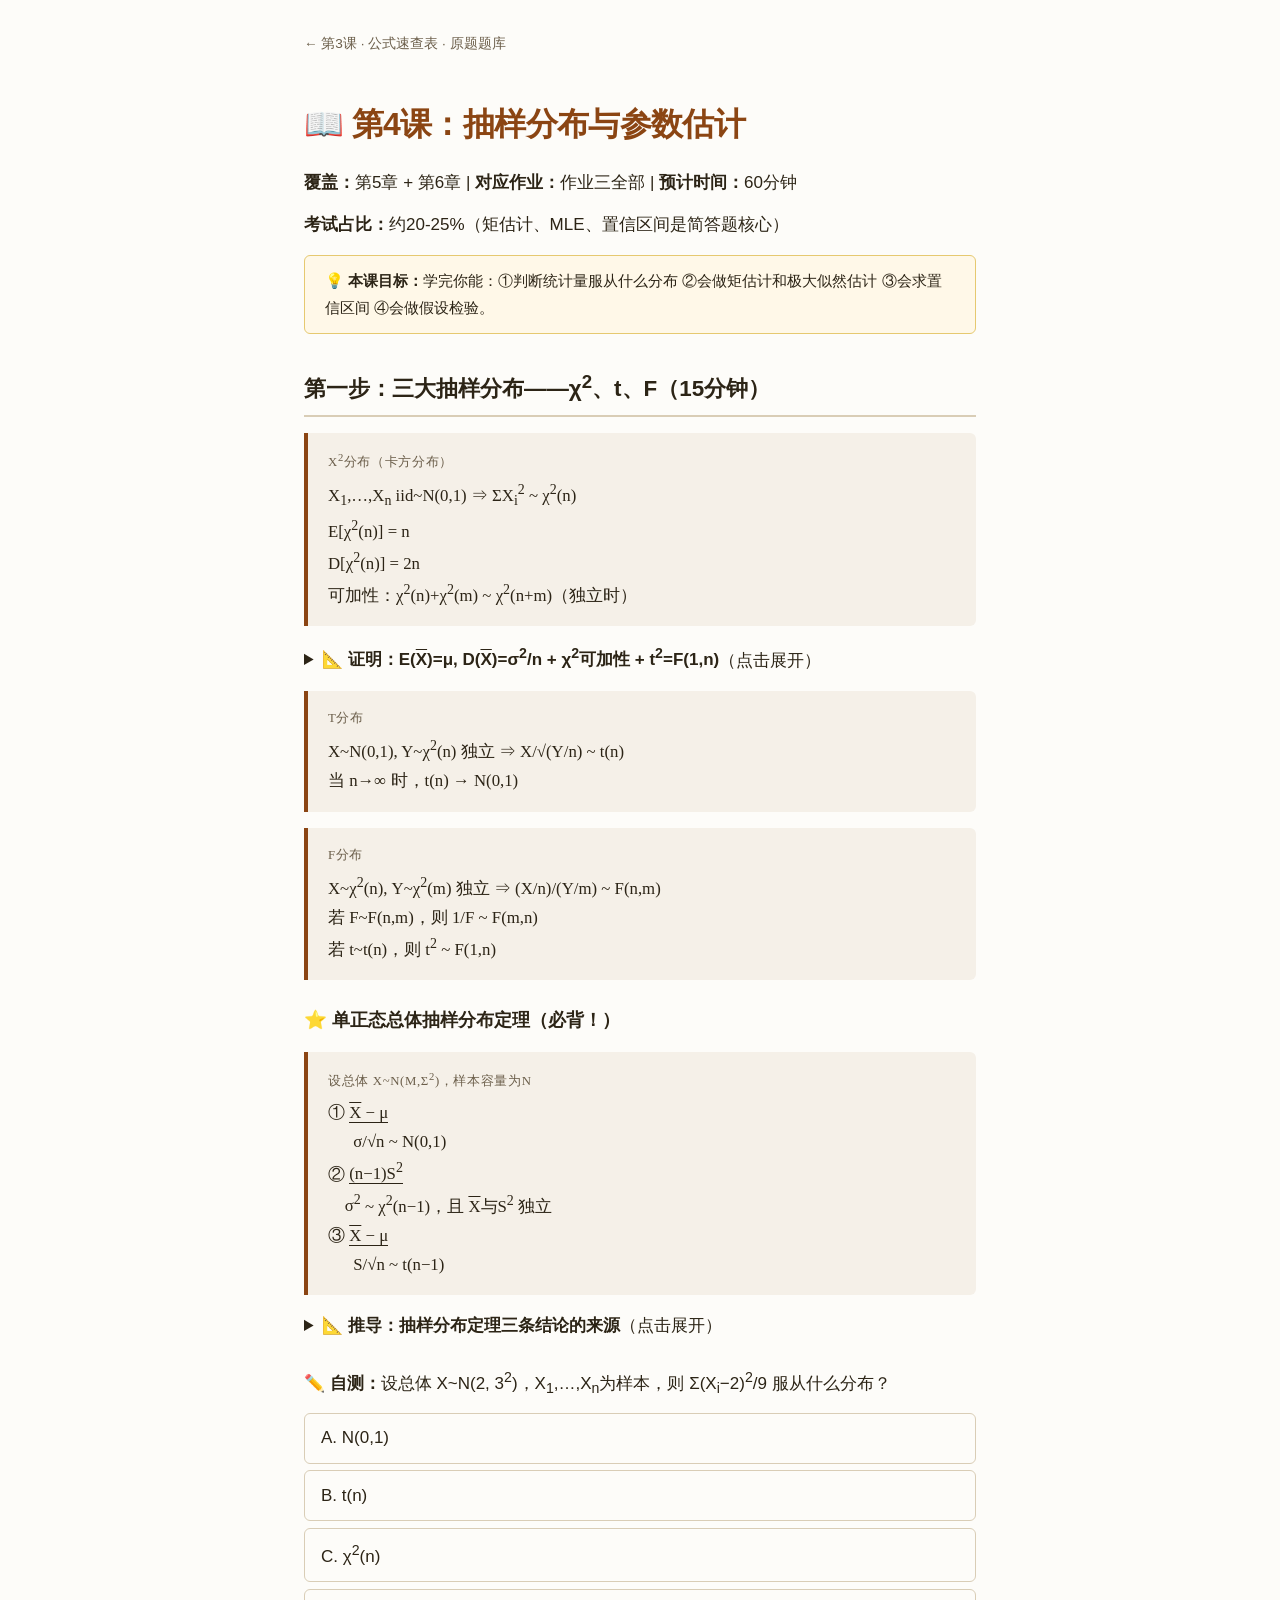
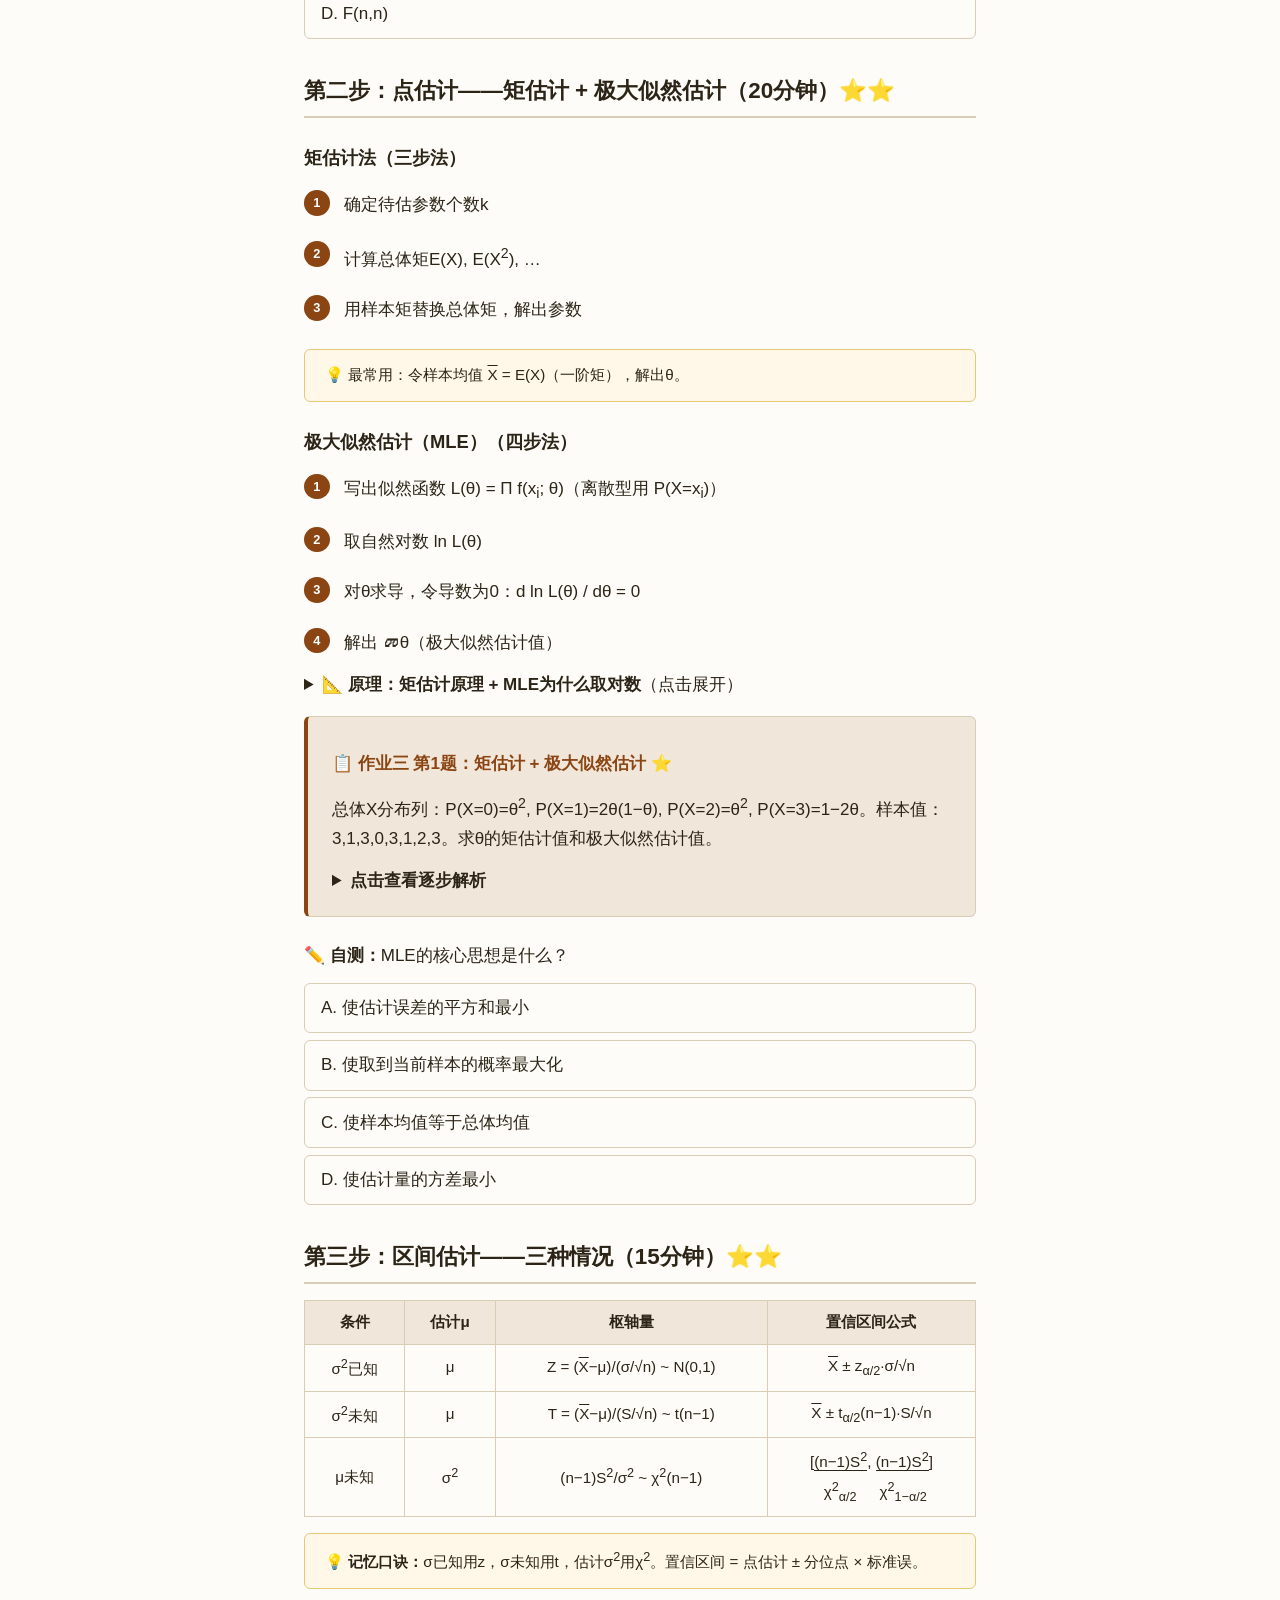
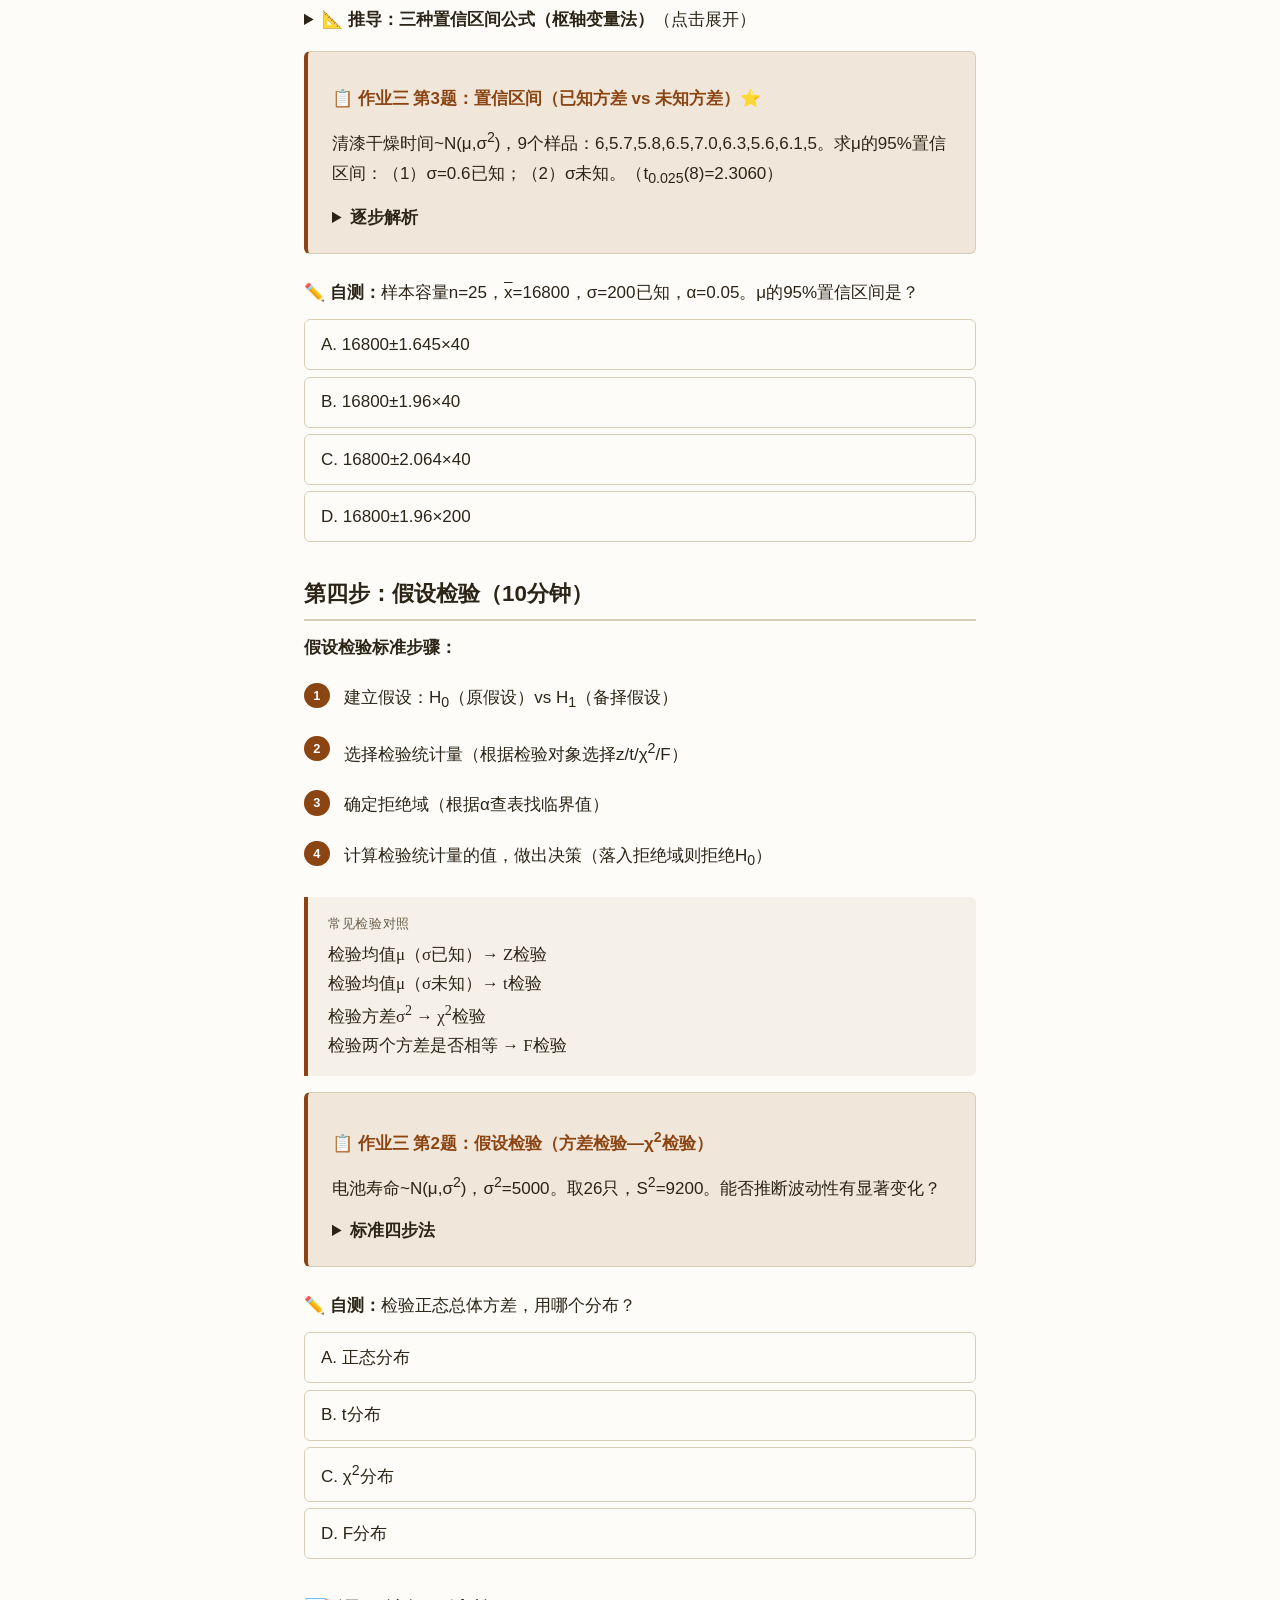
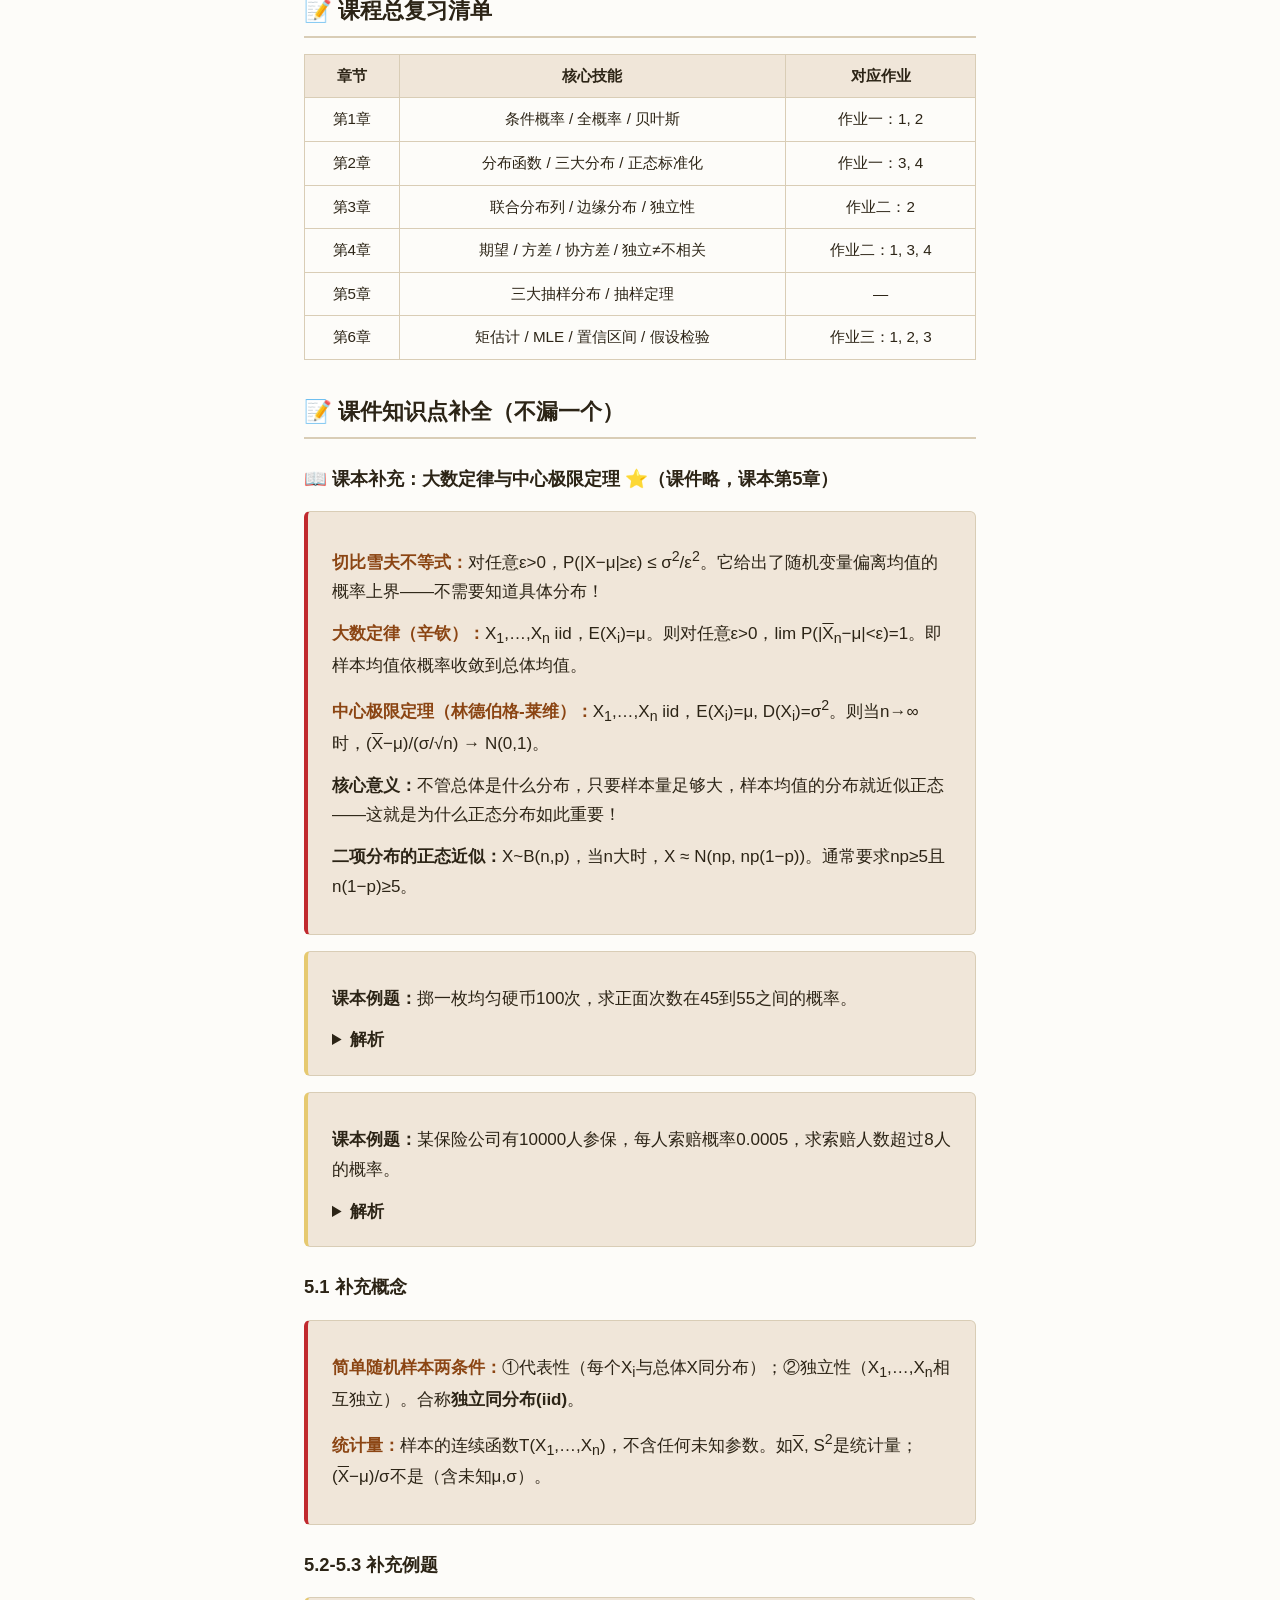
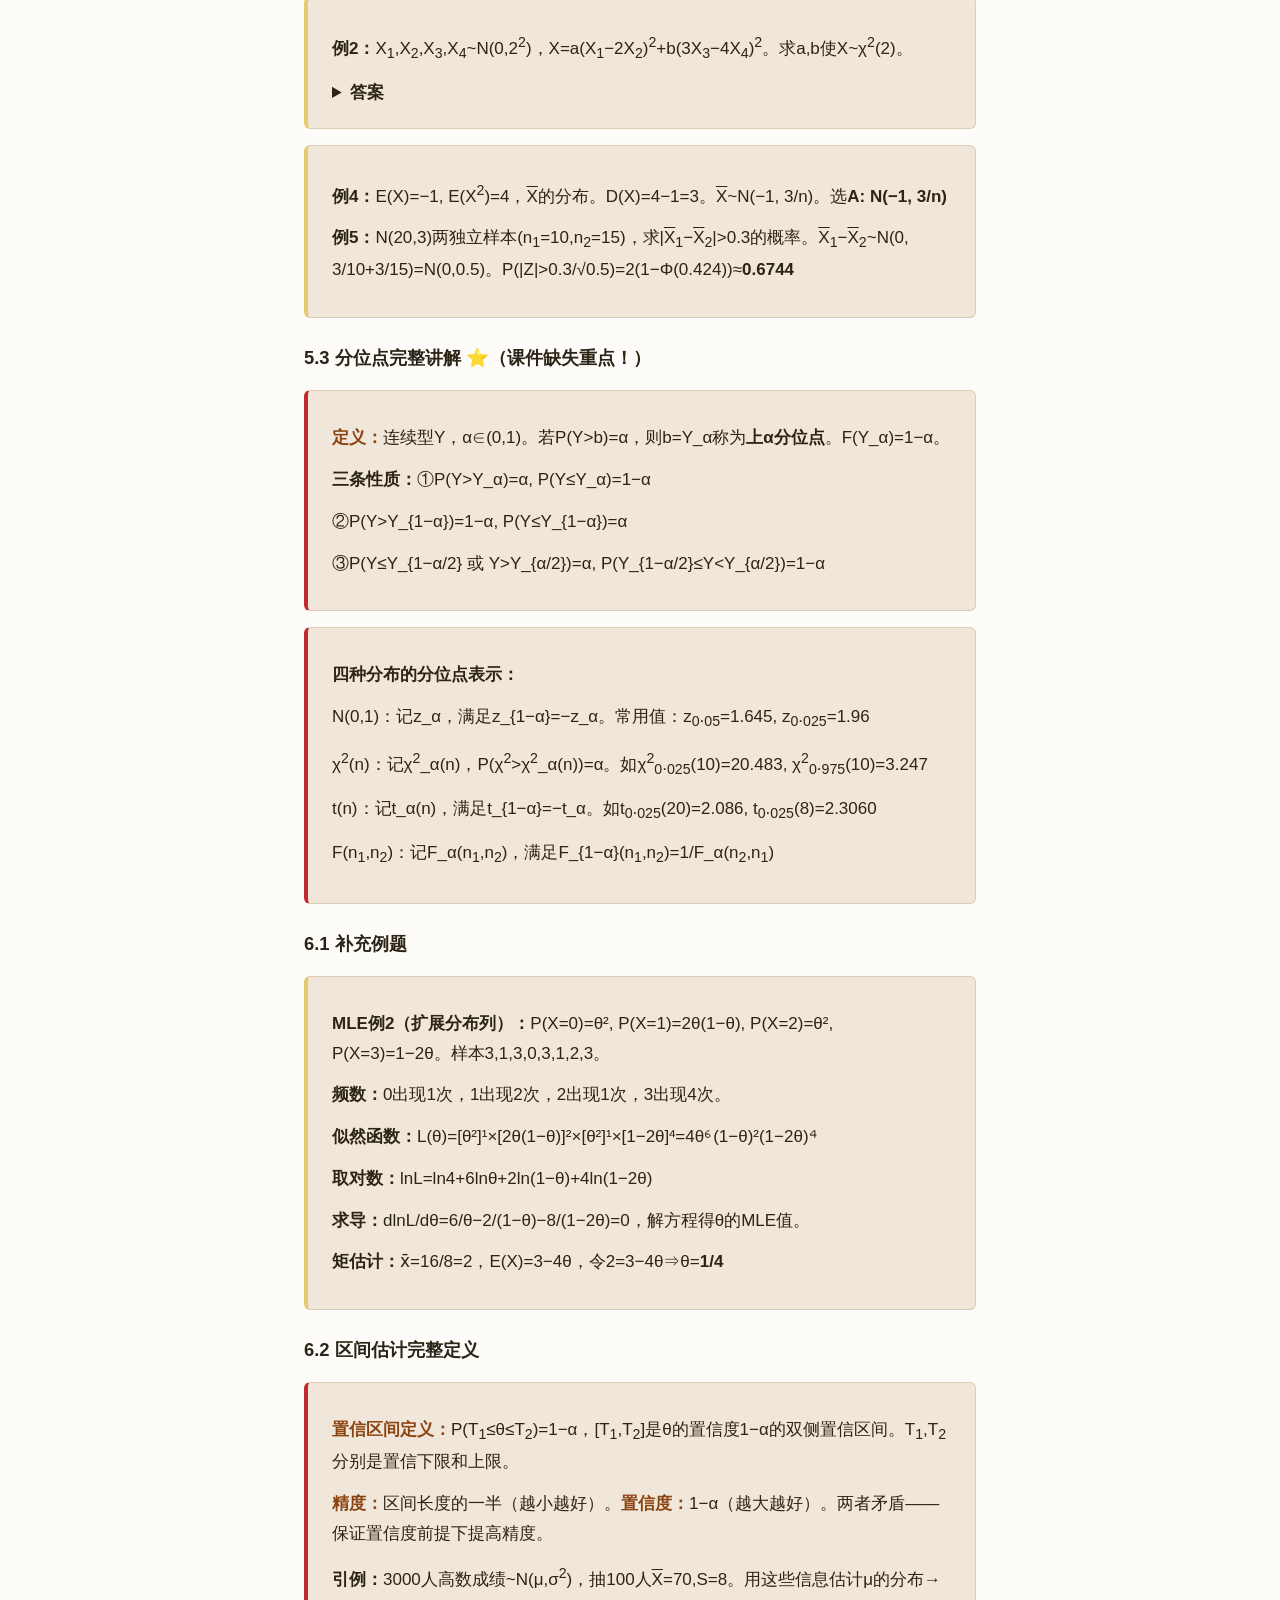
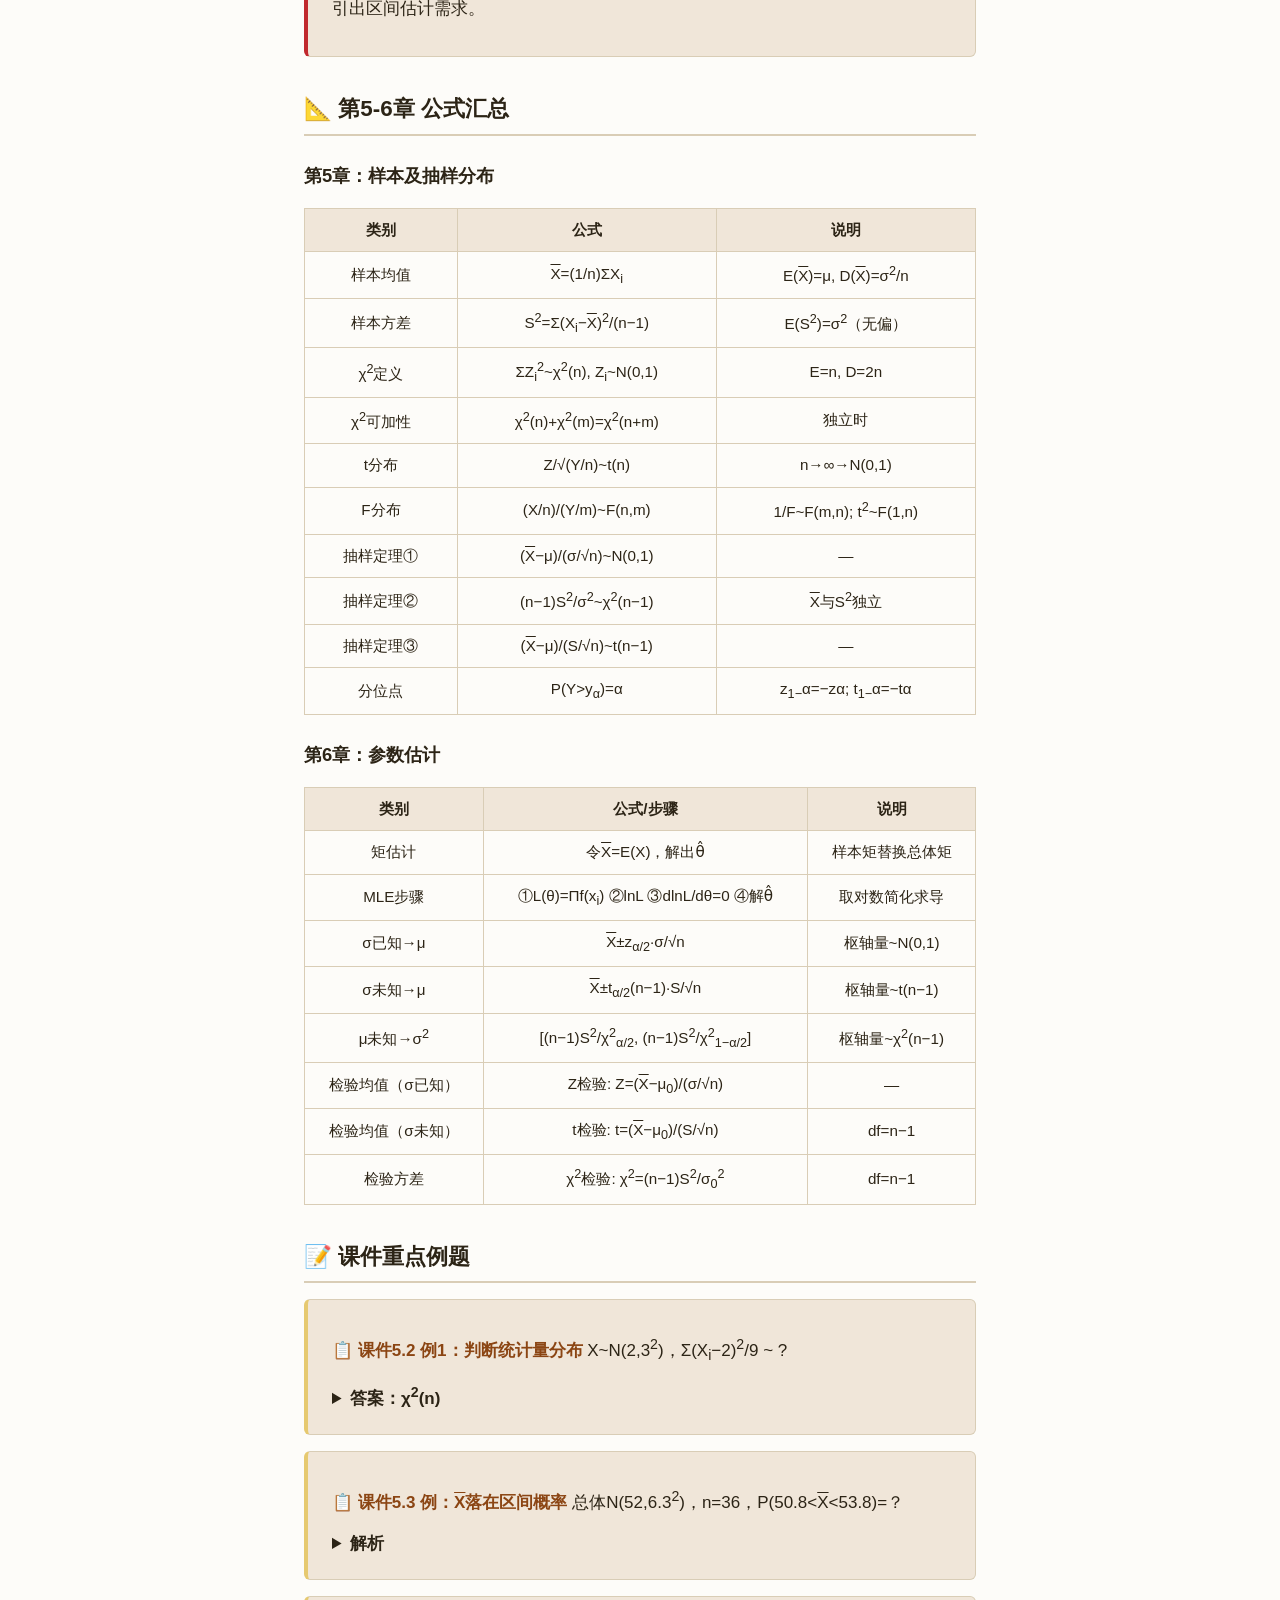
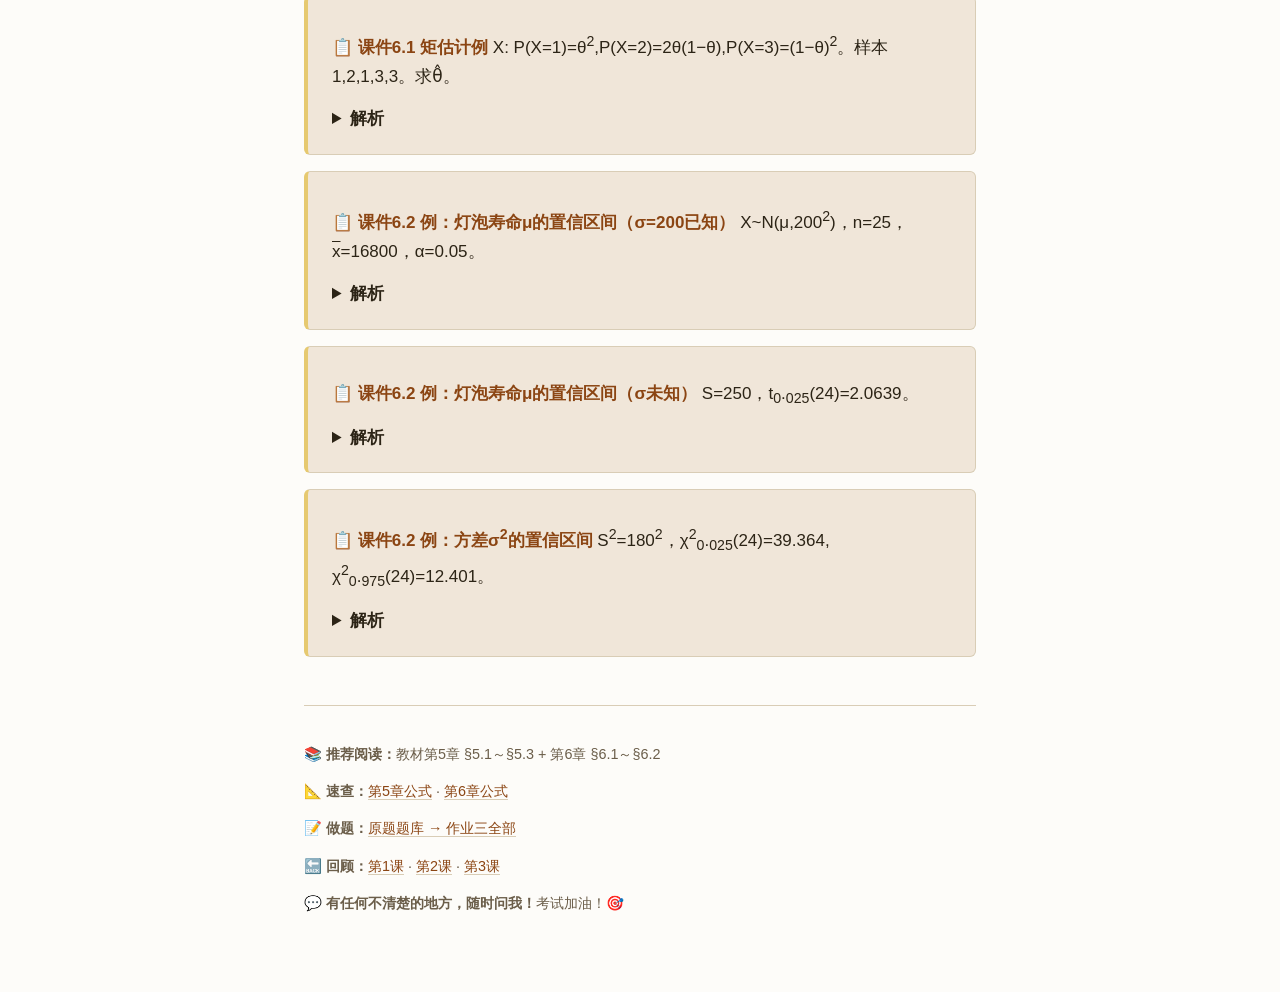
<file: lessons/0004-sampling-estimation.html>
<!DOCTYPE html>
<html lang="zh-CN">
<head>
<meta charset="UTF-8">
<meta name="viewport" content="width=device-width, initial-scale=1.0">
<title>第4课：抽样分布与参数估计</title>
<link rel="stylesheet" href="../assets/style.css">
</head>
<body>

<nav class="breadcrumb">
  <a href="0003-numerical-characteristics.html">← 第3课</a> ·
  <a href="../reference/formula-cheat-sheet.html">公式速查表</a> ·
  <a href="../reference/exam-bank.html">原题题库</a>
</nav>

<h1>📖 第4课：抽样分布与参数估计</h1>
<p><strong>覆盖：</strong>第5章 + 第6章 | <strong>对应作业：</strong>作业三全部 | <strong>预计时间：</strong>60分钟</p>
<p><strong>考试占比：</strong>约20-25%（矩估计、MLE、置信区间是简答题核心）</p>

<div class="tip">
  <strong>本课目标：</strong>学完你能：①判断统计量服从什么分布 ②会做矩估计和极大似然估计 ③会求置信区间 ④会做假设检验。
</div>

<!-- ====== PART 1 ====== -->
<h2>第一步：三大抽样分布——χ<sup>2</sup>、t、F（15分钟）</h2>

<div class="formula">
  <span class="label">χ<sup>2</sup>分布（卡方分布）</span>
  X<sub>1</sub>,…,X<sub>n</sub> iid~N(0,1) ⇒ ΣX<sub>i</sub><sup>2</sup> ~ χ<sup>2</sup>(n)<br>
  E[χ<sup>2</sup>(n)] = n<br>
  D[χ<sup>2</sup>(n)] = 2n<br>
  可加性：χ<sup>2</sup>(n)+χ<sup>2</sup>(m) ~ χ<sup>2</sup>(n+m)（独立时）
</div>

<details class="proof-block">
<summary><strong>📐 证明：E(<span style="text-decoration:overline">X</span>)=μ, D(<span style="text-decoration:overline">X</span>)=σ<sup>2</sup>/n + χ<sup>2</sup>可加性 + t<sup>2</sup>=F(1,n)</strong>（点击展开）</summary>
<div style="padding:0.75rem 0">
<p><strong>E(<span style="text-decoration:overline">X</span>)=μ：</strong>E(<span style="text-decoration:overline">X</span>)=E(ΣX<sub>i</sub>/n)=(1/n)ΣE(X<sub>i</sub>)=(1/n)·nμ=μ</p>
<p><strong>D(<span style="text-decoration:overline">X</span>)=σ<sup>2</sup>/n：</strong>独立⇒D(<span style="text-decoration:overline">X</span>)=D(ΣX<sub>i</sub>/n)=(1/n<sup>2</sup>)ΣD(X<sub>i</sub>)=(1/n<sup>2</sup>)·nσ<sup>2</sup>=σ<sup>2</sup>/n</p>
<p><strong>χ<sup>2</sup>可加性：</strong>X=ΣZ<sub>i</sub><sup>2</sup>~χ<sup>2</sup>(n)，Y=ΣW<sub>j</sub><sup>2</sup>~χ<sup>2</sup>(m)，独立⇒X+Y=ΣZ<sub>i</sub><sup>2</sup>+ΣW<sub>j</sub><sup>2</sup>，这是n+m个独立N(0,1)平方和~χ<sup>2</sup>(n+m)</p>
<p><strong>t<sup>2</sup>~F(1,n)：</strong>T=Z/√(Y/n)，T<sup>2</sup>=Z<sup>2</sup>/(Y/n)=(Z<sup>2</sup>/1)/(Y/n)，Z<sup>2</sup>~χ<sup>2</sup>(1)，由F定义即F(1,n)</p>
</div>
</details>

<div class="formula">
  <span class="label">t分布</span>
  X~N(0,1), Y~χ<sup>2</sup>(n) 独立 ⇒ X/√(Y/n) ~ t(n)<br>
  当 n→∞ 时，t(n) → N(0,1)
</div>

<div class="formula">
  <span class="label">F分布</span>
  X~χ<sup>2</sup>(n), Y~χ<sup>2</sup>(m) 独立 ⇒ (X/n)/(Y/m) ~ F(n,m)<br>
  若 F~F(n,m)，则 1/F ~ F(m,n)<br>
  若 t~t(n)，则 t<sup>2</sup> ~ F(1,n)
</div>

<h3>⭐ 单正态总体抽样分布定理（必背！）</h3>
<div class="formula">
  <span class="label">设总体 X~N(μ,σ<sup>2</sup>)，样本容量为n</span>
  ① <span style="border-bottom:1px solid #2c2416"><span style="text-decoration:overline">X</span> − μ</span><br>
  <span style="margin-left:1.5em">σ/√n</span> ~ N(0,1)<br>
  ② <span style="border-bottom:1px solid #2c2416">(n−1)S<sup>2</sup></span><br>
  <span style="margin-left:1em">σ<sup>2</sup></span> ~ χ<sup>2</sup>(n−1)，且 <span style="text-decoration:overline">X</span>与S<sup>2</sup> 独立<br>
  ③ <span style="border-bottom:1px solid #2c2416"><span style="text-decoration:overline">X</span> − μ</span><br>
  <span style="margin-left:1.5em">S/√n</span> ~ t(n−1)
</div>

<details class="proof-block">
<summary><strong>📐 推导：抽样分布定理三条结论的来源</strong>（点击展开）</summary>
<div style="padding:0.75rem 0">
<p><strong>① (<span style="text-decoration:overline">X</span>−μ)/(σ/√n)~N(0,1)：</strong><span style="text-decoration:overline">X</span>~N(μ,σ<sup>2</sup>/n)（正态线性变换性质），标准化即得。</p>
<p><strong>② (n−1)S<sup>2</sup>/σ<sup>2</sup>~χ<sup>2</sup>(n−1)：</strong>涉及正交变换和Cochran定理（课件标注"证明略"，考试不要求完整证明，记住结论即可）。</p>
<p><strong>③ (<span style="text-decoration:overline">X</span>−μ)/(S/√n)~t(n−1)：</strong></p>
<ol class="steps">
  <li>由①：(<span style="text-decoration:overline">X</span>−μ)/(σ/√n)~N(0,1)</li>
  <li>由②：(n−1)S<sup>2</sup>/σ<sup>2</sup>~χ<sup>2</sup>(n−1)，且与<span style="text-decoration:overline">X</span>独立</li>
  <li>两式相除：[(<span style="text-decoration:overline">X</span>−μ)/(σ/√n)]/√[S<sup>2</sup>/σ<sup>2</sup>]=(<span style="text-decoration:overline">X</span>−μ)/(S/√n)</li>
  <li>由t分布定义=N(0,1)/√(χ<sup>2</sup>/df)=t(n−1)</li>
</ol>
</div>
</details>

<div class="quiz" id="quiz-samp">
  <p class="question"><strong>✏️ 自测：</strong>设总体 X~N(2, 3<sup>2</sup>)，X<sub>1</sub>,…,X<sub>n</sub>为样本，则 Σ(X<sub>i</sub>−2)<sup>2</sup>/9 服从什么分布？</p>
  <div class="options">
    <div class="option" onclick="checkQuiz('quiz-samp', this, false)">A. N(0,1)</div>
    <div class="option" onclick="checkQuiz('quiz-samp', this, false)">B. t(n)</div>
    <div class="option" onclick="checkQuiz('quiz-samp', this, true)">C. χ<sup>2</sup>(n)</div>
    <div class="option" onclick="checkQuiz('quiz-samp', this, false)">D. F(n,n)</div>
  </div>
  <div class="feedback" id="quiz-samp-fb"></div>
</div>

<!-- ====== PART 2 ====== -->
<h2>第二步：点估计——矩估计 + 极大似然估计（20分钟）⭐⭐</h2>

<h3>矩估计法（三步法）</h3>
<ol class="steps">
  <li>确定待估参数个数k</li>
  <li>计算总体矩E(X), E(X<sup>2</sup>), …</li>
  <li>用样本矩替换总体矩，解出参数</li>
</ol>
<div class="tip">
  最常用：令样本均值 <span style="text-decoration:overline">X</span> = E(X)（一阶矩），解出θ。
</div>

<h3>极大似然估计（MLE）（四步法）</h3>
<ol class="steps">
  <li>写出似然函数 L(θ) = Π f(x<sub>i</sub>; θ)（离散型用 P(X=x<sub>i</sub>)）</li>
  <li>取自然对数 ln L(θ)</li>
  <li>对θ求导，令导数为0：d ln L(θ) / dθ = 0</li>
  <li>解出 መθ（极大似然估计值）</li>
</ol>

<details class="proof-block">
<summary><strong>📐 原理：矩估计原理 + MLE为什么取对数</strong>（点击展开）</summary>
<div style="padding:0.75rem 0">
<p><strong>矩估计原理：</strong>大数定律保证样本矩依概率收敛到总体矩。令 A<sub>1</sub>=<span style="text-decoration:overline">X</span>=E(X)，A<sub>2</sub>=(1/n)ΣX<sub>i</sub><sup>2</sup>=E(X<sup>2</sup>)，…，解方程组得估计量。</p>
<p><strong>MLE为什么取对数：</strong>L(θ)=Πf(x<sub>i</sub>;θ)是连乘积，直接求导很繁琐。ln是单调函数，L和lnL在同一点取最大值——不影响极值位置。取对数后 lnL=Σlnf(x<sub>i</sub>;θ)，连乘积变求和，求导简单得多。</p>
</div>
</details>

<div class="def-card" style="border-left:4px solid var(--accent)">
<p><span class="term">📋 作业三 第1题：矩估计 + 极大似然估计 ⭐</span></p>
<p>总体X分布列：P(X=0)=θ<sup>2</sup>, P(X=1)=2θ(1−θ), P(X=2)=θ<sup>2</sup>, P(X=3)=1−2θ。样本值：3,1,3,0,3,1,2,3。求θ的矩估计值和极大似然估计值。</p>
<details><summary><strong>点击查看逐步解析</strong></summary>
<div style="padding:0.5rem 0">
<p><strong>（一）矩估计——三步法</strong><br><br>
<strong>第1步：计算样本均值<span style="text-decoration:overline">x</span></strong><br>
8个样本值：3,1,3,0,3,1,2,3<br>
<span style="text-decoration:overline">x</span> = (3+1+3+0+3+1+2+3) / 8 = 16/8 = <strong>2</strong><br><br>
<strong>第2步：计算总体期望E(X)（用θ表示）</strong><br>
E(X) = 0×P(X=0) + 1×P(X=1) + 2×P(X=2) + 3×P(X=3)<br>
= 0×θ<sup>2</sup> + 1×2θ(1−θ) + 2×θ<sup>2</sup> + 3×(1−2θ)<br>
= 2θ − 2θ<sup>2</sup> + 2θ<sup>2</sup> + 3 − 6θ<br>
= 2θ − 2θ<sup>2</sup> + 2θ<sup>2</sup> + 3 − 6θ<br>
= <strong>3 − 4θ</strong>（θ<sup>2</sup>项抵消了！）<br><br>
<strong>第3步：令样本均值 = 总体期望，解θ</strong><br>
<span style="text-decoration:overline">x</span> = E(X)<br>
2 = 3 − 4θ<br>
4θ = 1<br>
θ̂ = <strong>1/4</strong> ← 矩估计值<br><br>
<strong>（二）极大似然估计（MLE）——四步法</strong><br><br>
<strong>第1步：统计样本中每个值的出现次数（频数）</strong><br>
值0出现1次，值1出现2次，值2出现1次，值3出现4次<br>
（检验：1+2+1+4=8，等于样本总数 ✓）<br><br>
<strong>第2步：写出似然函数L(θ)</strong><br>
L(θ) = 每个样本值对应概率的乘积<br>
= P(X=0)¹ × P(X=1)<sup>2</sup> × P(X=2)¹ × P(X=3)<sup>4</sup><br>
= [θ<sup>2</sup>]¹ × [2θ(1−θ)]<sup>2</sup> × [θ<sup>2</sup>]¹ × [1−2θ]<sup>4</sup><br>
= θ<sup>2</sup> × 4θ<sup>2</sup>(1−θ)<sup>2</sup> × θ<sup>2</sup> × (1−2θ)<sup>4</sup><br>
= <strong>4θ<sup>6</sup>(1−θ)<sup>2</sup>(1−2θ)<sup>4</sup></strong><br><br>
<strong>第3步：取自然对数</strong><br>
ln L = ln 4 + 6ln θ + 2ln(1−θ) + 4ln(1−2θ)<br><br>
<strong>第4步：对θ求导，令导数为0</strong><br>
d(ln L)/dθ = 6/θ − 2/(1−θ) − 8/(1−2θ) = 0<br>
解此方程即得θ的MLE值</p>
</div>
</details>
</div>

<div class="quiz" id="quiz-mle">
  <p class="question"><strong>✏️ 自测：</strong>MLE的核心思想是什么？</p>
  <div class="options">
    <div class="option" onclick="checkQuiz('quiz-mle', this, false)">A. 使估计误差的平方和最小</div>
    <div class="option" onclick="checkQuiz('quiz-mle', this, true)">B. 使取到当前样本的概率最大化</div>
    <div class="option" onclick="checkQuiz('quiz-mle', this, false)">C. 使样本均值等于总体均值</div>
    <div class="option" onclick="checkQuiz('quiz-mle', this, false)">D. 使估计量的方差最小</div>
  </div>
  <div class="feedback" id="quiz-mle-fb"></div>
</div>

<!-- ====== PART 3 ====== -->
<h2>第三步：区间估计——三种情况（15分钟）⭐⭐</h2>

<table>
  <tr><th>条件</th><th>估计μ</th><th>枢轴量</th><th>置信区间公式</th></tr>
  <tr>
    <td>σ<sup>2</sup>已知</td>
    <td>μ</td>
    <td>Z = (<span style="text-decoration:overline">X</span>−μ)/(σ/√n) ~ N(0,1)</td>
    <td><span style="text-decoration:overline">X</span> ± z<sub>α/2</sub>·σ/√n</td>
  </tr>
  <tr>
    <td>σ<sup>2</sup>未知</td>
    <td>μ</td>
    <td>T = (<span style="text-decoration:overline">X</span>−μ)/(S/√n) ~ t(n−1)</td>
    <td><span style="text-decoration:overline">X</span> ± t<sub>α/2</sub>(n−1)·S/√n</td>
  </tr>
  <tr>
    <td>μ未知</td>
    <td>σ<sup>2</sup></td>
    <td>(n−1)S<sup>2</sup>/σ<sup>2</sup> ~ χ<sup>2</sup>(n−1)</td>
    <td>[<span style="border-bottom:1px solid #2c2416">(n−1)S<sup>2</sup></span>, <span style="border-bottom:1px solid #2c2416">(n−1)S<sup>2</sup></span>]<br><span style="margin-left:0.5em">χ<sup>2</sup><sub>α/2</sub></span><span style="margin-left:1.5em">χ<sup>2</sup><sub>1−α/2</sub></span></td>
  </tr>
</table>

<div class="tip">
  <strong>记忆口诀：</strong>σ已知用z，σ未知用t，估计σ<sup>2</sup>用χ<sup>2</sup>。置信区间 = 点估计 ± 分位点 × 标准误。
</div>

<details class="proof-block">
<summary><strong>📐 推导：三种置信区间公式（枢轴变量法）</strong>（点击展开）</summary>
<div style="padding:0.75rem 0">
<p><strong>① σ<sup>2</sup>已知→μ：</strong>枢轴量 Z=(<span style="text-decoration:overline">X</span>−μ)/(σ/√n)~N(0,1)，P(−z<sub>α/2</sub>&lt;Z&lt;z<sub>α/2</sub>)=1−α，代入解出μ：<span style="text-decoration:overline">X</span>±z<sub>α/2</sub>·σ/√n</p>
<p><strong>② σ<sup>2</sup>未知→μ：</strong>同理用 t=(<span style="text-decoration:overline">X</span>−μ)/(S/√n)~t(n−1)：<span style="text-decoration:overline">X</span>±t<sub>α/2</sub>(n−1)·S/√n</p>
<p><strong>③ μ未知→σ<sup>2</sup>：</strong>枢轴量 (n−1)S<sup>2</sup>/σ<sup>2</sup>~χ<sup>2</sup>(n−1)，P(χ<sup>2</sup><sub>1−α/2</sub>&lt;(n−1)S<sup>2</sup>/σ<sup>2</sup><χ<sup>2</sup><sub>α/2</sub>)=1−α，解出σ<sup>2</sup>：[(n−1)S<sup>2</sup>/χ<sup>2</sup><sub>α/2</sub>, (n−1)S<sup>2</sup>/χ<sup>2</sup><sub>1−α/2</sub>]</p>
</div>
</details>

<div class="def-card" style="border-left:4px solid var(--accent)">
<p><span class="term">📋 作业三 第3题：置信区间（已知方差 vs 未知方差）⭐</span></p>
<p>清漆干燥时间~N(μ,σ<sup>2</sup>)，9个样品：6,5.7,5.8,6.5,7.0,6.3,5.6,6.1,5。求μ的95%置信区间：（1）σ=0.6已知；（2）σ未知。（t<sub>0.025</sub>(8)=2.3060）</p>
<details><summary><strong>逐步解析</strong></summary>
<div style="padding:0.5rem 0">
<p><strong>第1步——计算样本均值：</strong><br>
9个样品：6, 5.7, 5.8, 6.5, 7.0, 6.3, 5.6, 6.1, 5<br>
<span style="text-decoration:overline">x</span> = (6+5.7+5.8+6.5+7.0+6.3+5.6+6.1+5) / 9<br>
= 54.0 / 9 = <strong>6.0</strong><br><br>
<strong>（1）σ=0.6已知 → 用z区间</strong><br><br>
样本量 n=9，置信水平 1−α=0.95，α=0.05，z<sub>0.025</sub>=1.96<br>
标准误 = σ/√n = 0.6/3 = 0.2<br>
置信区间 = <span style="text-decoration:overline">x</span> ± z<sub>α/2</sub> × (σ/√n)<br>
= 6.0 ± 1.96 × 0.2<br>
= 6.0 ± 0.392<br>
= <strong>[5.608, 6.392]</strong><br><br>
<strong>（2）σ未知 → 用t区间</strong><br><br>
先算样本标准差S（从偏差平方和算），自由度 df=8<br>
t<sub>0.025</sub>(8) = 2.3060（题目已给）<br>
置信区间 = <span style="text-decoration:overline">x</span> ± t<sub>α/2</sub>(n−1) × (S/√n)<br>
= 6.0 ± 2.3060 × (S/3)<br><br>
<strong>区别总结：</strong>σ已知→z（正态），σ未知→t。当n≥45时t≈z。</p>
</div>
</details>
</div>

<div class="quiz" id="quiz-ci">
  <p class="question"><strong>✏️ 自测：</strong>样本容量n=25，<span style="text-decoration:overline">x</span>=16800，σ=200已知，α=0.05。μ的95%置信区间是？</p>
  <div class="options">
    <div class="option" onclick="checkQuiz('quiz-ci', this, false)">A. 16800±1.645×40</div>
    <div class="option" onclick="checkQuiz('quiz-ci', this, true)">B. 16800±1.96×40</div>
    <div class="option" onclick="checkQuiz('quiz-ci', this, false)">C. 16800±2.064×40</div>
    <div class="option" onclick="checkQuiz('quiz-ci', this, false)">D. 16800±1.96×200</div>
  </div>
  <div class="feedback" id="quiz-ci-fb"></div>
</div>

<!-- ====== PART 4 ====== -->
<h2>第四步：假设检验（10分钟）</h2>

<p><strong>假设检验标准步骤：</strong></p>
<ol class="steps">
  <li>建立假设：H<sub>0</sub>（原假设）vs H<sub>1</sub>（备择假设）</li>
  <li>选择检验统计量（根据检验对象选择z/t/χ<sup>2</sup>/F）</li>
  <li>确定拒绝域（根据α查表找临界值）</li>
  <li>计算检验统计量的值，做出决策（落入拒绝域则拒绝H<sub>0</sub>）</li>
</ol>

<div class="formula">
  <span class="label">常见检验对照</span>
  检验均值μ（σ已知）→ Z检验<br>
  检验均值μ（σ未知）→ t检验<br>
  检验方差σ<sup>2</sup> → χ<sup>2</sup>检验<br>
  检验两个方差是否相等 → F检验
</div>

<div class="def-card" style="border-left:4px solid var(--accent)">
<p><span class="term">📋 作业三 第2题：假设检验（方差检验—χ<sup>2</sup>检验）</span></p>
<p>电池寿命~N(μ,σ<sup>2</sup>)，σ<sup>2</sup>=5000。取26只，S<sup>2</sup>=9200。能否推断波动性有显著变化？</p>
<details><summary><strong>标准四步法</strong></summary>
<div style="padding:0.5rem 0">
<p><strong>假设检验标准四步法（考试简答题直接套此框架）：</strong><br><br>
<strong>第1步——建立假设：</strong><br>
H<sub>0</sub>: σ<sup>2</sup> = 5000（原假设：方差没有变化）<br>
H<sub>1</sub>: σ<sup>2</sup> ≠ 5000（备择假设：方差有显著变化）<br>
这是双侧检验（因为问的是"有变化"，不指定变大还是变小）<br><br>
<strong>第2步——选择并计算检验统计量：</strong><br>
检验方差用χ<sup>2</sup>统计量：<br>
χ<sup>2</sup> = (n−1)S<sup>2</sup> / σ<sub>0</sub><sup>2</sup><br>
其中 n=26（样本量），S<sup>2</sup>=9200（样本方差），σ<sub>0</sub><sup>2</sup>=5000（原假设下的方差）<br>
χ<sup>2</sup> = 25 × 9200 / 5000 = 230000 / 5000 = <strong>46</strong><br>
自由度 df = n−1 = 25<br><br>
<strong>第3步——确定拒绝域：</strong><br>
给定显著性水平α，查χ<sup>2</sup>分布表：<br>
上侧临界值：χ<sup>2</sup><sub>α/2</sub>(25)<br>
下侧临界值：χ<sup>2</sup><sub>1−α/2</sub>(25)<br>
拒绝域：χ<sup>2</sup> > χ<sup>2</sup><sub>α/2</sub>(25) 或 χ<sup>2</sup> < χ<sup>2</sup><sub>1−α/2</sub>(25)<br><br>
<strong>第4步——做出决策：</strong><br>
比较χ<sup>2</sup>=46与临界值。若落入拒绝域，拒绝H<sub>0</sub>，认为方差有显著变化。<br>
（以α=0.05为例：χ<sup>2</sup><sub>0</sub>.<sub>0</sub><sub>2</sub><sub>5</sub>(25)=40.646, χ<sup>2</sup><sub>0</sub>.<sub>9</sub><sub>7</sub><sub>5</sub>(25)=13.120。χ<sup>2</sup>=46>40.646，落入拒绝域，拒绝H<sub>0</sub>，认为方差有显著变化。）</p>
</div>
</details>
</div>

<div class="quiz" id="quiz-test">
  <p class="question"><strong>✏️ 自测：</strong>检验正态总体方差，用哪个分布？</p>
  <div class="options">
    <div class="option" onclick="checkQuiz('quiz-test', this, false)">A. 正态分布</div>
    <div class="option" onclick="checkQuiz('quiz-test', this, false)">B. t分布</div>
    <div class="option" onclick="checkQuiz('quiz-test', this, true)">C. χ<sup>2</sup>分布</div>
    <div class="option" onclick="checkQuiz('quiz-test', this, false)">D. F分布</div>
  </div>
  <div class="feedback" id="quiz-test-fb"></div>
</div>

<!-- ====== SUMMARY ====== -->
<h2>📝 课程总复习清单</h2>
<table>
  <tr><th>章节</th><th>核心技能</th><th>对应作业</th></tr>
  <tr><td>第1章</td><td>条件概率 / 全概率 / 贝叶斯</td><td>作业一：1, 2</td></tr>
  <tr><td>第2章</td><td>分布函数 / 三大分布 / 正态标准化</td><td>作业一：3, 4</td></tr>
  <tr><td>第3章</td><td>联合分布列 / 边缘分布 / 独立性</td><td>作业二：2</td></tr>
  <tr><td>第4章</td><td>期望 / 方差 / 协方差 / 独立≠不相关</td><td>作业二：1, 3, 4</td></tr>
  <tr><td>第5章</td><td>三大抽样分布 / 抽样定理</td><td>—</td></tr>
  <tr><td>第6章</td><td>矩估计 / MLE / 置信区间 / 假设检验</td><td>作业三：1, 2, 3</td></tr>
</table>

<h2>📝 课件知识点补全（不漏一个）</h2>

<h3>📖 课本补充：大数定律与中心极限定理 ⭐（课件略，课本第5章）</h3>
<div class="def-card" style="border-left:4px solid #c1292e">
<p><span class="term">切比雪夫不等式：</span>对任意ε>0，P(|X−μ|≥ε) ≤ σ<sup>2</sup>/ε<sup>2</sup>。它给出了随机变量偏离均值的概率上界——不需要知道具体分布！</p>
<p><span class="term">大数定律（辛钦）：</span>X<sub>1</sub>,…,X<sub>n</sub> iid，E(X<sub>i</sub>)=μ。则对任意ε>0，lim P(|<span style="text-decoration:overline">X</span><sub>n</sub>−μ|<ε)=1。即样本均值依概率收敛到总体均值。</p>
<p><span class="term">中心极限定理（林德伯格-莱维）：</span>X<sub>1</sub>,…,X<sub>n</sub> iid，E(X<sub>i</sub>)=μ, D(X<sub>i</sub>)=σ<sup>2</sup>。则当n→∞时，(<span style="text-decoration:overline">X</span>−μ)/(σ/√n) → N(0,1)。</p>
<p><strong>核心意义：</strong>不管总体是什么分布，只要样本量足够大，样本均值的分布就近似正态——这就是为什么正态分布如此重要！</p>
<p><strong>二项分布的正态近似：</strong>X~B(n,p)，当n大时，X ≈ N(np, np(1−p))。通常要求np≥5且n(1−p)≥5。</p>
</div>
<div class="def-card" style="border-left:4px solid #e6c970">
<p><strong>课本例题：</strong>掷一枚均匀硬币100次，求正面次数在45到55之间的概率。</p>
<details><summary><strong>解析</strong></summary>X~B(100,0.5)，np=50, np(1−p)=25。用正态近似：X≈N(50,25)。P(45≤X≤55)=P((45−50)/5≤Z≤(55−50)/5)=P(−1≤Z≤1)=Φ(1)−Φ(−1)=0.8413−0.1587=<strong>0.6826</strong></details>
</div>
<div class="def-card" style="border-left:4px solid #e6c970">
<p><strong>课本例题：</strong>某保险公司有10000人参保，每人索赔概率0.0005，求索赔人数超过8人的概率。</p>
<details><summary><strong>解析</strong></summary>X~B(10000,0.0005)，np=5。用泊松近似λ=5：P(X>8)=1−Σ(k=0 to 8)5<sup>k</sup>e<sup>−</sup><sup>5</sup>/k!。查泊松分布表或计算：Σ≈0.9319，P(X>8)≈<strong>0.0681</strong></details>
</div>

<h3>5.1 补充概念</h3>
<div class="def-card" style="border-left:4px solid #c1292e">
<p><span class="term">简单随机样本两条件：</span>①代表性（每个X<sub>i</sub>与总体X同分布）；②独立性（X<sub>1</sub>,…,X<sub>n</sub>相互独立）。合称<strong>独立同分布(iid)</strong>。</p>
<p><span class="term">统计量：</span>样本的连续函数T(X<sub>1</sub>,…,X<sub>n</sub>)，不含任何未知参数。如<span style="text-decoration:overline">X</span>, S<sup>2</sup>是统计量；(<span style="text-decoration:overline">X</span>−μ)/σ不是（含未知μ,σ）。</p>
</div>

<h3>5.2-5.3 补充例题</h3>
<div class="def-card" style="border-left:4px solid #e6c970">
<p><strong>例2：</strong>X<sub>1</sub>,X<sub>2</sub>,X<sub>3</sub>,X<sub>4</sub>~N(0,2<sup>2</sup>)，X=a(X<sub>1</sub>−2X<sub>2</sub>)<sup>2</sup>+b(3X<sub>3</sub>−4X<sub>4</sub>)<sup>2</sup>。求a,b使X~χ<sup>2</sup>(2)。</p>
<details><summary><strong>答案</strong></summary>X<sub>1</sub>−2X<sub>2</sub>~N(0,4+16)=N(0,20)；(X<sub>1</sub>−2X<sub>2</sub>)/√20~N(0,1)。(X<sub>1</sub>−2X<sub>2</sub>)<sup>2</sup>/20~χ<sup>2</sup>(1)→a=1/20。同理3X<sub>3</sub>−4X<sub>4</sub>~N(0,36+64)=N(0,100)，(3X<sub>3</sub>−4X<sub>4</sub>)<sup>2</sup>/100~χ<sup>2</sup>(1)→b=<strong>1/100</strong></details>
</div>
<div class="def-card" style="border-left:4px solid #e6c970">
<p><strong>例4：</strong>E(X)=−1, E(X<sup>2</sup>)=4，<span style="text-decoration:overline">X</span>的分布。D(X)=4−1=3。<span style="text-decoration:overline">X</span>~N(−1, 3/n)。选<strong>A: N(−1, 3/n)</strong></p>
<p><strong>例5：</strong>N(20,3)两独立样本(n<sub>1</sub>=10,n<sub>2</sub>=15)，求|<span style="text-decoration:overline">X</span><sub>1</sub>−<span style="text-decoration:overline">X</span><sub>2</sub>|>0.3的概率。<span style="text-decoration:overline">X</span><sub>1</sub>−<span style="text-decoration:overline">X</span><sub>2</sub>~N(0, 3/10+3/15)=N(0,0.5)。P(|Z|>0.3/√0.5)=2(1−Φ(0.424))≈<strong>0.6744</strong></p>
</div>

<h3>5.3 分位点完整讲解 ⭐（课件缺失重点！）</h3>
<div class="def-card" style="border-left:4px solid #c1292e">
<p><span class="term">定义：</span>连续型Y，α∈(0,1)。若P(Y>b)=α，则b=Y_α称为<strong>上α分位点</strong>。F(Y_α)=1−α。</p>
<p><strong>三条性质：</strong>①P(Y>Y_α)=α, P(Y≤Y_α)=1−α</p>
<p>②P(Y>Y_{1−α})=1−α, P(Y≤Y_{1−α})=α</p>
<p>③P(Y≤Y_{1−α/2} 或 Y>Y_{α/2})=α, P(Y_{1−α/2}≤Y&lt;Y_{α/2})=1−α</p>
</div>
<div class="def-card" style="border-left:4px solid #c1292e">
<p><strong>四种分布的分位点表示：</strong></p>
<p>N(0,1)：记z_α，满足z_{1−α}=−z_α。常用值：z<sub>0</sub>.<sub>0</sub><sub>5</sub>=1.645, z<sub>0</sub>.<sub>0</sub><sub>2</sub><sub>5</sub>=1.96</p>
<p>χ<sup>2</sup>(n)：记χ<sup>2</sup>_α(n)，P(χ<sup>2</sup>>χ<sup>2</sup>_α(n))=α。如χ<sup>2</sup><sub>0</sub>.<sub>0</sub><sub>2</sub><sub>5</sub>(10)=20.483, χ<sup>2</sup><sub>0</sub>.<sub>9</sub><sub>7</sub><sub>5</sub>(10)=3.247</p>
<p>t(n)：记t_α(n)，满足t_{1−α}=−t_α。如t<sub>0</sub>.<sub>0</sub><sub>2</sub><sub>5</sub>(20)=2.086, t<sub>0</sub>.<sub>0</sub><sub>2</sub><sub>5</sub>(8)=2.3060</p>
<p>F(n<sub>1</sub>,n<sub>2</sub>)：记F_α(n<sub>1</sub>,n<sub>2</sub>)，满足F_{1−α}(n<sub>1</sub>,n<sub>2</sub>)=1/F_α(n<sub>2</sub>,n<sub>1</sub>)</p>
</div>

<h3>6.1 补充例题</h3>
<div class="def-card" style="border-left:4px solid #e6c970">
<p><strong>MLE例2（扩展分布列）：</strong>P(X=0)=θ², P(X=1)=2θ(1−θ), P(X=2)=θ², P(X=3)=1−2θ。样本3,1,3,0,3,1,2,3。</p>
<p><strong>频数：</strong>0出现1次，1出现2次，2出现1次，3出现4次。</p>
<p><strong>似然函数：</strong>L(θ)=[θ²]¹×[2θ(1−θ)]²×[θ²]¹×[1−2θ]⁴=4θ⁶(1−θ)²(1−2θ)⁴</p>
<p><strong>取对数：</strong>lnL=ln4+6lnθ+2ln(1−θ)+4ln(1−2θ)</p>
<p><strong>求导：</strong>dlnL/dθ=6/θ−2/(1−θ)−8/(1−2θ)=0，解方程得θ的MLE值。</p>
<p><strong>矩估计：</strong>x̄=16/8=2，E(X)=3−4θ，令2=3−4θ⇒θ=<strong>1/4</strong></p>
</div>

<h3>6.2 区间估计完整定义</h3>
<div class="def-card" style="border-left:4px solid #c1292e">
<p><span class="term">置信区间定义：</span>P(T<sub>1</sub>≤θ≤T<sub>2</sub>)=1−α，[T<sub>1</sub>,T<sub>2</sub>]是θ的置信度1−α的双侧置信区间。T<sub>1</sub>,T<sub>2</sub>分别是置信下限和上限。</p>
<p><span class="term">精度：</span>区间长度的一半（越小越好）。<span class="term">置信度：</span>1−α（越大越好）。两者矛盾——保证置信度前提下提高精度。</p>
<p><strong>引例：</strong>3000人高数成绩~N(μ,σ<sup>2</sup>)，抽100人<span style="text-decoration:overline">X</span>=70,S=8。用这些信息估计μ的分布→引出区间估计需求。</p>
</div>

<h2>📐 第5-6章 公式汇总</h2>

<h3>第5章：样本及抽样分布</h3>
<table>
<tr><th>类别</th><th>公式</th><th>说明</th></tr>
<tr><td>样本均值</td><td><span style="text-decoration:overline">X</span>=(1/n)ΣX<sub>i</sub></td><td>E(<span style="text-decoration:overline">X</span>)=μ, D(<span style="text-decoration:overline">X</span>)=σ<sup>2</sup>/n</td></tr>
<tr><td>样本方差</td><td>S<sup>2</sup>=Σ(X<sub>i</sub>−<span style="text-decoration:overline">X</span>)<sup>2</sup>/(n−1)</td><td>E(S<sup>2</sup>)=σ<sup>2</sup>（无偏）</td></tr>
<tr><td>χ<sup>2</sup>定义</td><td>ΣZ<sub>i</sub><sup>2</sup>~χ<sup>2</sup>(n), Z<sub>i</sub>~N(0,1)</td><td>E=n, D=2n</td></tr>
<tr><td>χ<sup>2</sup>可加性</td><td>χ<sup>2</sup>(n)+χ<sup>2</sup>(m)=χ<sup>2</sup>(n+m)</td><td>独立时</td></tr>
<tr><td>t分布</td><td>Z/√(Y/n)~t(n)</td><td>n→∞→N(0,1)</td></tr>
<tr><td>F分布</td><td>(X/n)/(Y/m)~F(n,m)</td><td>1/F~F(m,n); t<sup>2</sup>~F(1,n)</td></tr>
<tr><td>抽样定理①</td><td>(<span style="text-decoration:overline">X</span>−μ)/(σ/√n)~N(0,1)</td><td>—</td></tr>
<tr><td>抽样定理②</td><td>(n−1)S<sup>2</sup>/σ<sup>2</sup>~χ<sup>2</sup>(n−1)</td><td><span style="text-decoration:overline">X</span>与S<sup>2</sup>独立</td></tr>
<tr><td>抽样定理③</td><td>(<span style="text-decoration:overline">X</span>−μ)/(S/√n)~t(n−1)</td><td>—</td></tr>
<tr><td>分位点</td><td>P(Y>y<sub>α</sub>)=α</td><td>z<sub>1</sub><sub>−</sub>α=−zα; t<sub>1</sub><sub>−</sub>α=−tα</td></tr>
</table>

<h3>第6章：参数估计</h3>
<table>
<tr><th>类别</th><th>公式/步骤</th><th>说明</th></tr>
<tr><td>矩估计</td><td>令<span style="text-decoration:overline">X</span>=E(X)，解出θ̂</td><td>样本矩替换总体矩</td></tr>
<tr><td>MLE步骤</td><td>①L(θ)=Πf(x<sub>i</sub>) ②lnL ③dlnL/dθ=0 ④解θ̂</td><td>取对数简化求导</td></tr>
<tr><td>σ已知→μ</td><td><span style="text-decoration:overline">X</span>±z<sub>α/2</sub>·σ/√n</td><td>枢轴量~N(0,1)</td></tr>
<tr><td>σ未知→μ</td><td><span style="text-decoration:overline">X</span>±t<sub>α/2</sub>(n−1)·S/√n</td><td>枢轴量~t(n−1)</td></tr>
<tr><td>μ未知→σ<sup>2</sup></td><td>[(n−1)S<sup>2</sup>/χ<sup>2</sup><sub>α/2</sub>, (n−1)S<sup>2</sup>/χ<sup>2</sup><sub>1−α/2</sub>]</td><td>枢轴量~χ<sup>2</sup>(n−1)</td></tr>
<tr><td>检验均值（σ已知）</td><td>Z检验: Z=(<span style="text-decoration:overline">X</span>−μ<sub>0</sub>)/(σ/√n)</td><td>—</td></tr>
<tr><td>检验均值（σ未知）</td><td>t检验: t=(<span style="text-decoration:overline">X</span>−μ<sub>0</sub>)/(S/√n)</td><td>df=n−1</td></tr>
<tr><td>检验方差</td><td>χ<sup>2</sup>检验: χ<sup>2</sup>=(n−1)S<sup>2</sup>/σ<sub>0</sub><sup>2</sup></td><td>df=n−1</td></tr>
</table>

<h2>📝 课件重点例题</h2>

<div class="def-card" style="border-left:4px solid #e6c970">
<p><span class="term">📋 课件5.2 例1：判断统计量分布</span> X~N(2,3<sup>2</sup>)，Σ(X<sub>i</sub>−2)<sup>2</sup>/9 ~ ?</p>
<details><summary><strong>答案：χ<sup>2</sup>(n)</strong></summary>(X<sub>i</sub>−2)/3~N(0,1)，Σ[(X<sub>i</sub>−2)/3]<sup>2</sup>~χ<sup>2</sup>(n)，即Σ(X<sub>i</sub>−2)<sup>2</sup>/9~χ<sup>2</sup>(n)。</details>
</div>

<div class="def-card" style="border-left:4px solid #e6c970">
<p><span class="term">📋 课件5.3 例：<span style="text-decoration:overline">X</span>落在区间概率</span> 总体N(52,6.3<sup>2</sup>)，n=36，P(50.8&lt;<span style="text-decoration:overline">X</span><53.8)=？</p>
<details><summary><strong>解析</strong></summary><span style="text-decoration:overline">X</span>~N(52, 6.3<sup>2</sup>/36)，σ<sub><span style="text-decoration:overline">X</span></sub>=1.05。Z<sub>1</sub>=(50.8−52)/1.05≈−1.14，Z<sub>2</sub>=1.71。P≈Φ(1.71)−Φ(−1.14)≈<strong>0.8293</strong></details>
</div>

<div class="def-card" style="border-left:4px solid #e6c970">
<p><span class="term">📋 课件6.1 矩估计例</span> X: P(X=1)=θ<sup>2</sup>,P(X=2)=2θ(1−θ),P(X=3)=(1−θ)<sup>2</sup>。样本1,2,1,3,3。求θ̂。</p>
<details><summary><strong>解析</strong></summary><span style="text-decoration:overline">x</span>=2，E(X)=3−2θ，令2=3−2θ⇒θ̂=<strong>1/2</strong></details>
</div>

<div class="def-card" style="border-left:4px solid #e6c970">
<p><span class="term">📋 课件6.2 例：灯泡寿命μ的置信区间（σ=200已知）</span> X~N(μ,200<sup>2</sup>)，n=25，<span style="text-decoration:overline">x</span>=16800，α=0.05。</p>
<details><summary><strong>解析</strong></summary>z<sub>0</sub>.<sub>0</sub><sub>2</sub><sub>5</sub>=1.96，标准误=200/5=40。区间=16800±1.96×40=<strong>[16721.6, 16878.4]</strong></details>
</div>

<div class="def-card" style="border-left:4px solid #e6c970">
<p><span class="term">📋 课件6.2 例：灯泡寿命μ的置信区间（σ未知）</span> S=250，t<sub>0</sub>.<sub>0</sub><sub>2</sub><sub>5</sub>(24)=2.0639。</p>
<details><summary><strong>解析</strong></summary>标准误=250/5=50。区间=16800±2.0639×50=<strong>[16696.8, 16903.2]</strong>（比σ已知宽）</details>
</div>

<div class="def-card" style="border-left:4px solid #e6c970">
<p><span class="term">📋 课件6.2 例：方差σ<sup>2</sup>的置信区间</span> S<sup>2</sup>=180<sup>2</sup>，χ<sup>2</sup><sub>0</sub>.<sub>0</sub><sub>2</sub><sub>5</sub>(24)=39.364, χ<sup>2</sup><sub>0</sub>.<sub>9</sub><sub>7</sub><sub>5</sub>(24)=12.401。</p>
<details><summary><strong>解析</strong></summary>(n−1)S<sup>2</sup>=777600。下限=777600/39.364≈19756，上限=777600/12.401≈62705。区间<strong>[19756,62705]</strong>（不对称）</details>
</div>

<div class="lesson-footer">
  <p><strong>📚 推荐阅读：</strong>教材第5章 §5.1～§5.3 + 第6章 §6.1～§6.2</p>
  <p><strong>📐 速查：</strong><a href="../reference/formula-cheat-sheet.html#ch5">第5章公式</a> · <a href="../reference/formula-cheat-sheet.html#ch6">第6章公式</a></p>
  <p><strong>📝 做题：</strong><a href="../reference/exam-bank.html">原题题库 → 作业三全部</a></p>
  <p><strong>🔙 回顾：</strong><a href="0001-random-events.html">第1课</a> · <a href="0002-random-variables.html">第2课</a> · <a href="0003-numerical-characteristics.html">第3课</a></p>
  <p>💬 <strong>有任何不清楚的地方，随时问我！</strong>考试加油！🎯</p>
</div>

<script>
function checkQuiz(qid, el, isCorrect) {
  const quiz = document.getElementById(qid);
  quiz.querySelectorAll('.option').forEach(o => o.className = 'option');
  el.classList.add('selected');
  el.classList.add(isCorrect ? 'correct' : 'wrong');
  const fb = document.getElementById(qid+'-fb');
  fb.className = 'feedback show ' + (isCorrect ? 'correct' : 'wrong');
  const answers = {
    'quiz-samp': '(X<sub>i</sub>−2)/3~N(0,1)，所以Σ[(X<sub>i</sub>−2)/3]<sup>2</sup>~χ<sup>2</sup>(n)',
    'quiz-mle': 'MLE的核心是"使出现当前样本的概率最大"',
    'quiz-ci': 'σ已知用z：σ/√n=200/5=40，z<sub>0</sub>.<sub>0</sub><sub>2</sub><sub>5</sub>=1.96，区间=16800±1.96×40',
    'quiz-test': '检验方差σ<sup>2</sup>用χ<sup>2</sup>分布'
  };
  fb.innerHTML = isCorrect ? '✅ 正确！' : '❌ 不对。' + (answers[qid] || '');
}
</script>

</body>
</html>
</file>
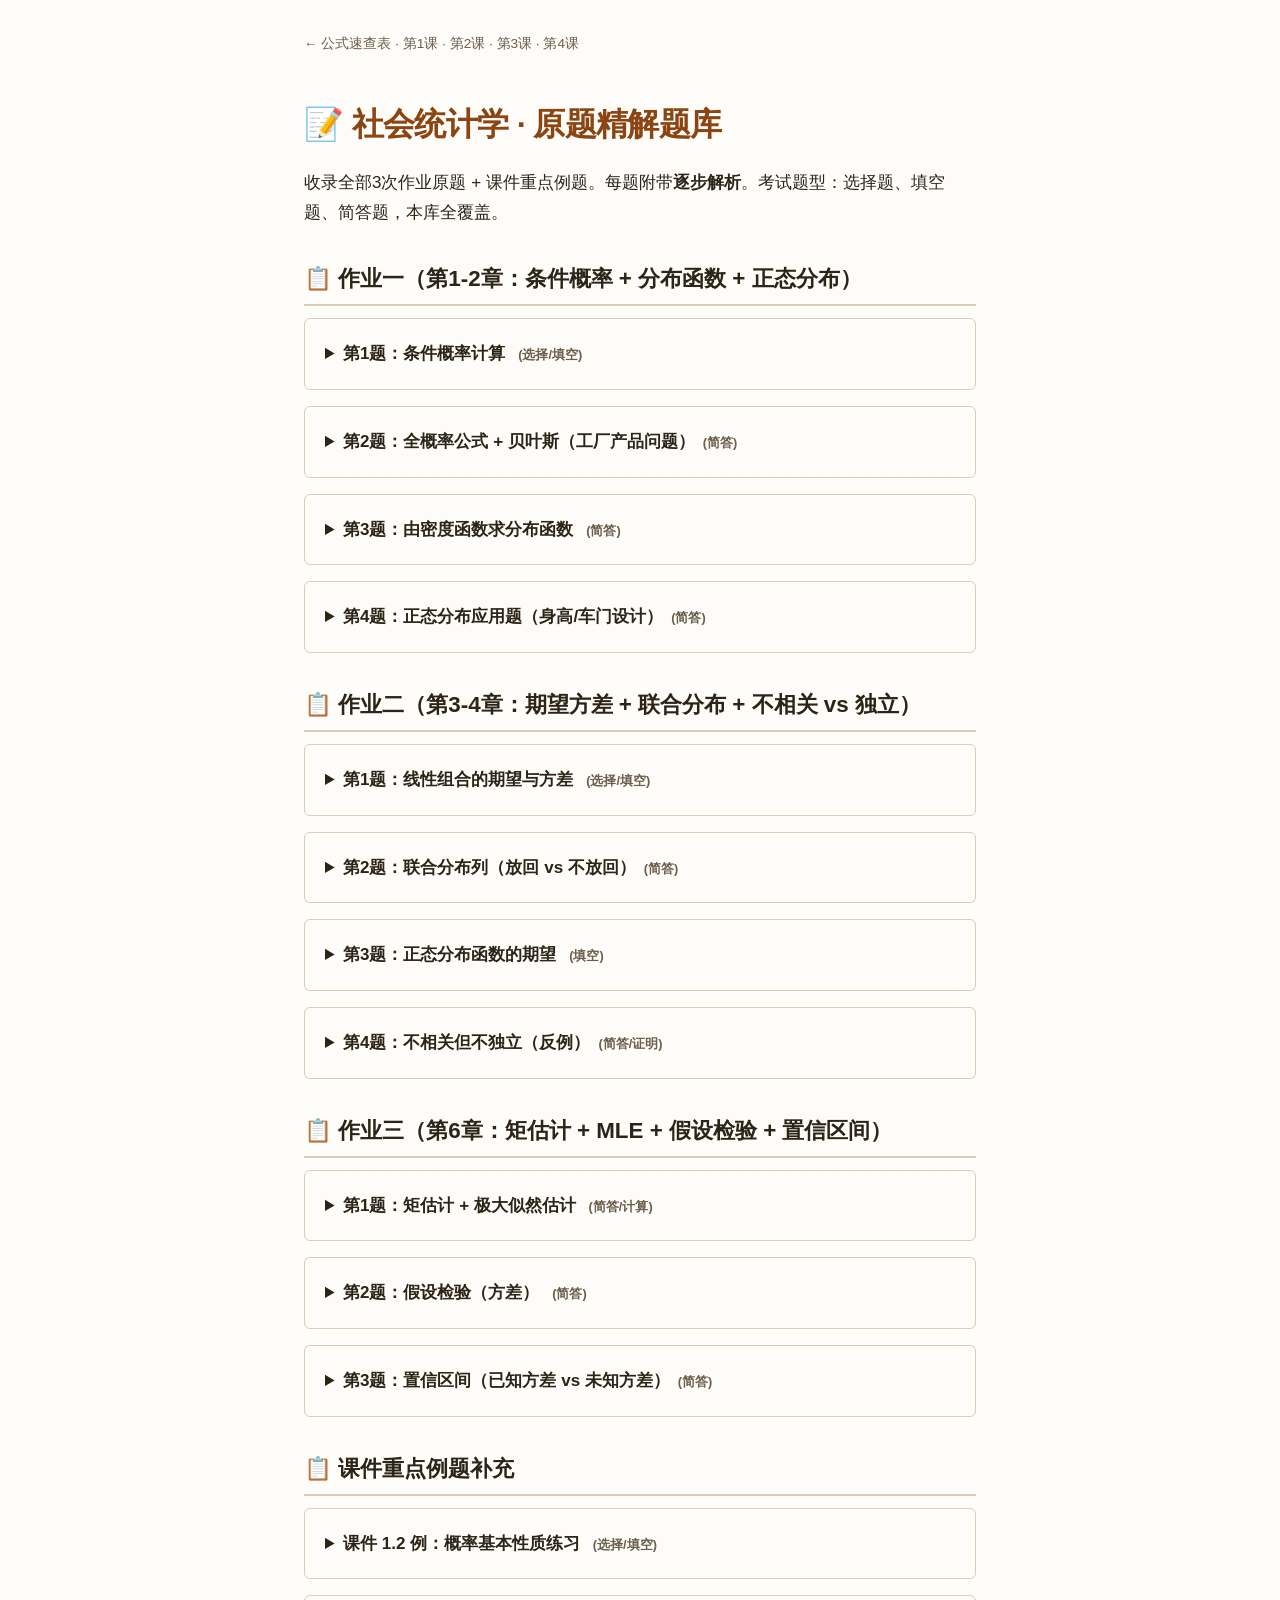
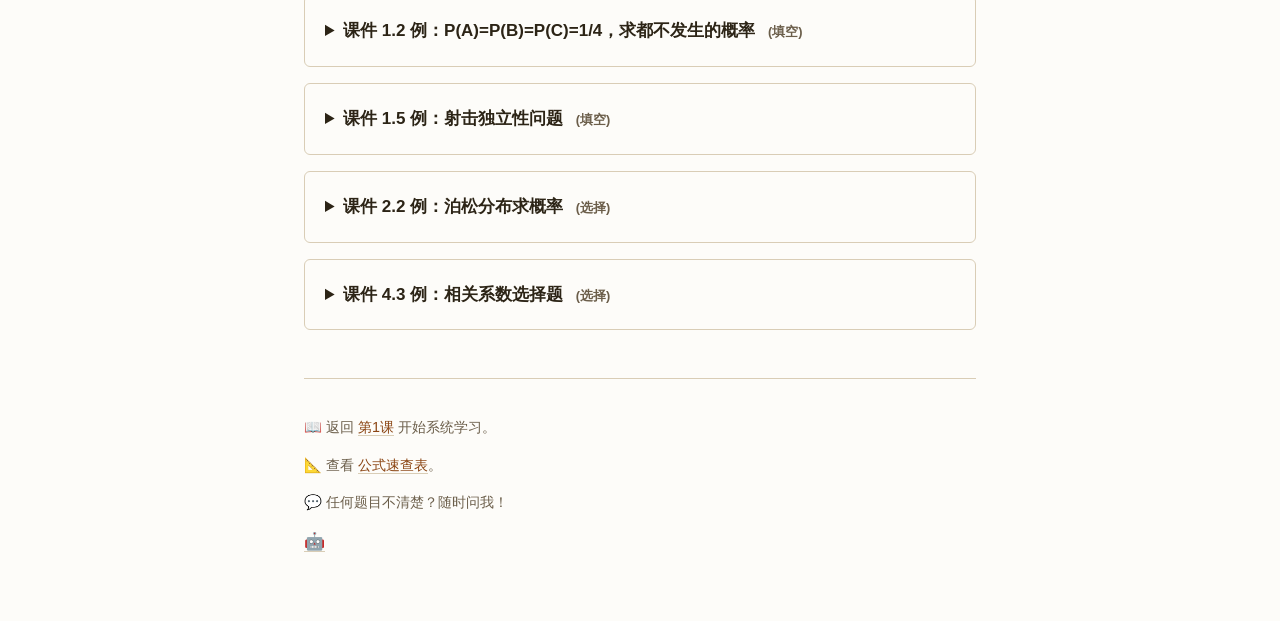
<file: reference/exam-bank.html>
<!DOCTYPE html>
<html lang="zh-CN">
<head>
<meta charset="UTF-8">
<meta name="viewport" content="width=device-width, initial-scale=1.0">
<title>社会统计学 · 原题精解题库</title>
<link rel="stylesheet" href="../assets/style.css">
<style>
  summary { cursor: pointer; font-weight: 600; padding: 0.5rem 0; }
  summary:hover { color: var(--accent); }
  details { margin: 0.5rem 0 1rem; border: 1px solid var(--border); border-radius: var(--radius); padding: 0.75rem 1.25rem; }
  details[open] { background: #fdfcf7; }
  .q-meta { font-size: 0.8rem; color: var(--muted); margin-left: 0.5rem; }
  .answer { margin-top: 0.5rem; padding-top: 0.5rem; border-top: 1px dashed var(--border); }
</style>
</head>
<body>

<nav class="breadcrumb">
  <a href="formula-cheat-sheet.html">← 公式速查表</a> ·
  <a href="../lessons/0001-random-events.html">第1课</a> ·
  <a href="../lessons/0002-random-variables.html">第2课</a> ·
  <a href="../lessons/0003-numerical-characteristics.html">第3课</a> ·
  <a href="../lessons/0004-sampling-estimation.html">第4课</a>
</nav>

<h1>📝 社会统计学 · 原题精解题库</h1>
<p>收录全部3次作业原题 + 课件重点例题。每题附带<strong>逐步解析</strong>。考试题型：选择题、填空题、简答题，本库全覆盖。</p>

<!-- ===== 作业一 ===== -->
<h2>📋 作业一（第1-2章：条件概率 + 分布函数 + 正态分布）</h2>

<details>
<summary>第1题：条件概率计算 <span class="q-meta">(选择/填空)</span></summary>
<div class="def-card">
  <p><span class="term">题目：</span></p>
  <p>（1）已知 P(A)=1/2, P(B)=1/3, P(B|A)=2/3，求 P(A|B)；</p>
  <p>（2）已知 P(<span style="text-decoration:overline">A</span>)=0.3, P(B)=0.4, P(A<span style="text-decoration:overline">B</span>)=0.5，求 P(B|A ∪ <span style="text-decoration:overline">B</span>)；</p>
  <p>（3）已知 P(A)=1/4, P(B|A)=1/3, P(A|B)=1/2，求 P(A ∪ B)。</p>
</div>
<div class="answer">
  <p><strong>逐步解析：</strong></p>
  <p><strong>（1）</strong></p>
  <ol class="steps">
    <li>由条件概率公式 P(B|A) = P(AB)/P(A)，得 P(AB) = P(A)·P(B|A) = (1/2)×(2/3) = 1/3</li>
    <li>再由条件概率公式 P(A|B) = P(AB)/P(B) = (1/3)/(1/3) = <strong>1</strong></li>
  </ol>
  <p><strong>（2）</strong></p>
  <ol class="steps">
    <li>P(A) = 1 − P(<span style="text-decoration:overline">A</span>) = 1 − 0.3 = 0.7</li>
    <li>P(A<span style="text-decoration:overline">B</span>) = P(A−B) = P(A) − P(AB) = 0.5，所以 P(AB) = 0.7 − 0.5 = 0.2</li>
    <li>A ∪ <span style="text-decoration:overline">B</span> = A ∪ (Ω−B)，P(B|A ∪ <span style="text-decoration:overline">B</span>) = P(B ∩ (A ∪ <span style="text-decoration:overline">B</span>))/P(A ∪ <span style="text-decoration:overline">B</span>)</li>
    <li>B ∩ (A ∪ <span style="text-decoration:overline">B</span>) = B ∩ A（因为 B ∩ <span style="text-decoration:overline">B</span> = ∅），所以分子 = P(AB) = 0.2</li>
    <li>P(A ∪ <span style="text-decoration:overline">B</span>) = P(A) + P(<span style="text-decoration:overline">B</span>) − P(A<span style="text-decoration:overline">B</span>) = 0.7 + 0.6 − 0.5 = 0.8</li>
    <li>P(B|A ∪ <span style="text-decoration:overline">B</span>) = 0.2/0.8 = <strong>1/4 = 0.25</strong></li>
  </ol>
  <p><strong>（3）</strong></p>
  <ol class="steps">
    <li>由 P(B|A)=P(AB)/P(A)，得 P(AB) = P(A)·P(B|A) = (1/4)×(1/3) = 1/12</li>
    <li>由 P(A|B)=P(AB)/P(B)，得 P(B) = P(AB)/P(A|B) = (1/12)/(1/2) = 1/6</li>
    <li>P(A ∪ B) = P(A) + P(B) − P(AB) = 1/4 + 1/6 − 1/12 = 3/12 + 2/12 − 1/12 = <strong>4/12 = 1/3</strong></li>
  </ol>
</div>
</details>

<details>
<summary>第2题：全概率公式 + 贝叶斯（工厂产品问题）<span class="q-meta">(简答)</span></summary>
<div class="def-card">
  <p><span class="term">题目：</span>设一仓库中有10箱同种规格的产品，其中由甲、乙、丙三厂生产的分别有5箱、3箱、2箱，三厂的次品率依次为0.1、0.2、0.3。从这10箱产品中任取一箱，再从这箱中任意取一件产品。求：</p>
  <p>（1）取得正品的概率；</p>
  <p>（2）取得的正品是甲厂的概率。</p>
</div>
<div class="answer">
  <p><strong>逐步解析：</strong></p>
  <p>设事件 A₁={甲厂}，A₂={乙厂}，A₃={丙厂}，B={取得正品}。</p>
  <ol class="steps">
    <li><strong>先确定先验概率：</strong>P(A₁)=5/10=0.5，P(A₂)=3/10=0.3，P(A₃)=2/10=0.2</li>
    <li><strong>确定条件概率：</strong>P(B|A₁)=1−0.1=0.9（甲厂正品率），P(B|A₂)=1−0.2=0.8，P(B|A₃)=1−0.3=0.7</li>
    <li><strong>（1）用全概率公式：</strong>P(B) = P(A₁)P(B|A₁) + P(A₂)P(B|A₂) + P(A₃)P(B|A₃)<br>
    = 0.5×0.9 + 0.3×0.8 + 0.2×0.7 = 0.45 + 0.24 + 0.14 = <strong>0.83</strong></li>
    <li><strong>（2）用贝叶斯公式：</strong>P(A₁|B) = P(A₁)P(B|A₁)/P(B) = 0.45/0.83 ≈ <strong>0.542</strong></li>
  </ol>
  <div class="tip">全概率 = 先加权后求和；贝叶斯 = 单个权重/总和。这是考试必考题型！</div>
</div>
</details>

<details>
<summary>第3题：由密度函数求分布函数 <span class="q-meta">(简答)</span></summary>
<div class="def-card">
  <p><span class="term">题目：</span>设随机变量X的密度函数为</p>
  <p>设随机变量X的密度函数为 f(x) = 2−kx (0≤x&lt;3), x/2 (3≤x≤4), 0(其他)。求（1）确定常数k；（2）求X的分布函数F(x)；（3）求P(1&lt;X≤7/2)。</p>
</div>
<div class="answer">
  <p><strong>逐步解析：</strong></p>
  <p><strong>答案：</strong>课件该题答案为k=1/6，P(1&lt;X≤7/2)=<strong>41/48</strong>。具体分段密度函数形式见课件第二章(二)P6例题。</p>
  
  <div class="tip">参考课件 第二章(二) P6 例题：k=1/6，P(1&lt;X≤7/2)=<strong>41/48</strong></div>
</div>
</details>

<details>
<summary>第4题：正态分布应用题（身高/车门设计）<span class="q-meta">(简答)</span></summary>
<div class="def-card">
  <p><span class="term">题目：</span>设成年男子身高服从正态分布 N(170, 10²)（单位：厘米）</p>
  <p>（1）求成年男子身高大于160厘米的概率；</p>
  <p>（2）公共汽车的车门应设计多高，才能使成年男子上车时碰头的概率不大于5%？</p>
  <p>（3）在这个设计之下，求100个成年男子上车时，至少有2个人碰头的概率。</p>
</div>
<div class="answer">
  <p><strong>逐步解析：</strong></p>
  <p><strong>（1）</strong></p>
  <ol class="steps">
    <li>X~N(170,10²)，标准化：Z = (X−170)/10 ~ N(0,1)</li>
    <li>P(X > 160) = P(Z > (160−170)/10) = P(Z > −1) = 1 − Φ(−1)</li>
    <li>Φ(−1) = 1 − Φ(1) = 1 − 0.8413 = 0.1587</li>
    <li>P(X > 160) = 1 − 0.1587 = <strong>0.8413</strong></li>
  </ol>
  <p><strong>（2）</strong></p>
  <ol class="steps">
    <li>设车门高度为 h，碰头概率 P(X > h) ≤ 0.05</li>
    <li>即 P(Z > (h−170)/10) ≤ 0.05，查表 z<sub>0.05</sub> = 1.645</li>
    <li>(h−170)/10 ≥ 1.645，h ≥ 170 + 16.45 = <strong>186.45 cm</strong>（可取187cm）</li>
  </ol>
  <p><strong>（3）</strong></p>
  <ol class="steps">
    <li>每人碰头概率 p = P(X > h) ≈ 0.05，设Y为100人中碰头人数，Y~B(100, 0.05)</li>
    <li>P(Y ≥ 2) = 1 − P(Y=0) − P(Y=1)</li>
    <li>= 1 − C₁₀₀⁰(0.05)⁰(0.95)¹⁰⁰ − C₁₀₀¹(0.05)¹(0.95)⁹⁹</li>
    <li>≈ 1 − 0.00592 − 0.03116 ≈ <strong>0.9629</strong></li>
  </ol>
</div>
</details>

<!-- ===== 作业二 ===== -->
<h2>📋 作业二（第3-4章：期望方差 + 联合分布 + 不相关 vs 独立）</h2>

<details>
<summary>第1题：线性组合的期望与方差 <span class="q-meta">(选择/填空)</span></summary>
<div class="def-card">
  <p><span class="term">题目：</span>设随机变量 X₁, X₂, X₃, X₄ 相互独立，且有 E(X<sub>i</sub>)=i, D(X<sub>i</sub>)=5−i（i=1,2,3,4）。设 Y = 2X₁ − X₂ + 3X₃ − X₄，求 E(Y), D(Y)。</p>
</div>
<div class="answer">
  <ol class="steps">
    <li>E(Y) = E(2X₁ − X₂ + 3X₃ − X₄) = 2E(X₁) − E(X₂) + 3E(X₃) − E(X₄)</li>
    <li>= 2×1 − 2 + 3×3 − 4 = 2 − 2 + 9 − 4 = <strong>5</strong></li>
    <li>由于 X₁,…,X₄ 相互独立，D(Y) = 4D(X₁) + D(X₂) + 9D(X₃) + D(X₄)</li>
    <li>= 4×4 + 3 + 9×2 + 1 = 16 + 3 + 18 + 1 = <strong>38</strong></li>
  </ol>
  <div class="warning">注意：D(cX)=c²D(X)，系数要平方！D(2X₁)=4D(X₁)，D(3X₃)=9D(X₃)</div>
</div>
</details>

<details>
<summary>第2题：联合分布列（放回 vs 不放回）<span class="q-meta">(简答)</span></summary>
<div class="def-card">
  <p><span class="term">题目：</span>在一箱子中装有12只开关，其中2只是次品。从箱子中取两次，每次任取一只。考虑2种试验：（1）放回抽样；（2）不放回抽样。定义随机变量 X, Y（第一次和第二次取到的次品数），分别就两种情况写出 X 和 Y 的联合分布列。</p>
</div>
<div class="answer">
  <p><strong>逐步解析：</strong></p>
  <p>X, Y 取值均为 0（正品）或 1（次品）。正品数=10，次品数=2。</p>
  <p><strong>（1）放回抽样：</strong></p>
  <ol class="steps">
    <li>P(X=0,Y=0) = (10/12)×(10/12) = 100/144 = 25/36</li>
    <li>P(X=0,Y=1) = (10/12)×(2/12) = 20/144 = 5/36</li>
    <li>P(X=1,Y=0) = (2/12)×(10/12) = 20/144 = 5/36</li>
    <li>P(X=1,Y=1) = (2/12)×(2/12) = 4/144 = 1/36</li>
  </ol>
  <p><strong>（2）不放回抽样：</strong></p>
  <ol class="steps">
    <li>P(X=0,Y=0) = (10/12)×(9/11) = 90/132 = 15/22</li>
    <li>P(X=0,Y=1) = (10/12)×(2/11) = 20/132 = 5/33</li>
    <li>P(X=1,Y=0) = (2/12)×(10/11) = 20/132 = 5/33</li>
    <li>P(X=1,Y=1) = (2/12)×(1/11) = 2/132 = 1/66</li>
  </ol>
  <div class="tip">验证：四个概率之和应等于1。放回：(25+5+5+1)/36=1 ✓；不放回：(15/22+5/33+5/33+1/66)=1 ✓</div>
</div>
</details>

<details>
<summary>第3题：正态分布函数的期望 <span class="q-meta">(填空)</span></summary>
<div class="def-card">
  <p><span class="term">题目：</span>设电压 X~N(0, 9)，将电压施加于一检波器，其输出电压为 Y = 5X²，求输出电压的均值。</p>
</div>
<div class="answer">
  <ol class="steps">
    <li>E(Y) = E(5X²) = 5·E(X²)</li>
    <li>E(X²) = D(X) + [E(X)]² = 9 + 0² = 9</li>
    <li>E(Y) = 5 × 9 = <strong>45</strong></li>
  </ol>
  <div class="tip">关键：E(X²) = D(X) + [E(X)]²，这是方差公式 D(X)=E(X²)−[E(X)]² 的变形！</div>
</div>
</details>

<details>
<summary>第4题：不相关但不独立（反例）<span class="q-meta">(简答/证明)</span></summary>
<div class="def-card">
  <p><span class="term">题目：</span>设随机变量X与Y的联合分布列如下表。试验证X和Y是不相关的，但X和Y不是相互独立的。</p>
<table>
<tr><th>X\Y</th><th>Y=−1</th><th>Y=0</th><th>Y=1</th></tr>
<tr><td>X=−1</td><td>1/8</td><td>0</td><td>1/8</td></tr>
<tr><td>X=0</td><td>0</td><td>1/4</td><td>0</td></tr>
<tr><td>X=1</td><td>1/8</td><td>0</td><td>1/8</td></tr>
</table>
</div>
<div class="answer">
  <p><strong>完整证明（含具体计算）：</strong></p>
<ol class="steps">
  <li><strong>求边缘分布：</strong>P(X=-1)=1/8+0+1/8=1/4, P(X=0)=0+1/4+0=1/4, P(X=1)=1/8+0+1/8=1/4; P(Y=-1)=1/4, P(Y=0)=1/4, P(Y=1)=1/4</li>
  <li><strong>求期望：</strong>E(X)=-1*1/4+0*1/4+1*1/4=<strong>0</strong>, E(Y)=<strong>0</strong></li>
  <li><strong>求E(XY)：</strong>=(1)*1/8+(-1)*1/8+(-1)*1/8+(1)*1/8+0 = 1/8-1/8-1/8+1/8 = <strong>0</strong></li>
  <li><strong>求协方差：</strong>Cov(X,Y)=E(XY)-E(X)E(Y)=0-0=<strong>0</strong> &rarr; X和Y<strong>不相关</strong></li>
  <li><strong>验证不独立：</strong>P(X=0,Y=0)=<strong>1/4</strong>, P(X=0)*P(Y=0)=1/4*1/4=<strong>1/16</strong>. 1/4 &ne; 1/16 &rarr; X和Y<strong>不独立</strong></li>
</ol>
  <div class="warning"><strong>考试重点！</strong>独立 ⇒ 不相关（相关系数为0）；但不相关（相关系数为0）⇏ 独立。这道题就是标准反例。</div>
</div>
</details>

<!-- ===== 作业三 ===== -->
<h2>📋 作业三（第6章：矩估计 + MLE + 假设检验 + 置信区间）</h2>

<details>
<summary>第1题：矩估计 + 极大似然估计 <span class="q-meta">(简答/计算)</span></summary>
<div class="def-card">
  <p><span class="term">题目：</span>设总体X的分布列为：P(X=0)=θ², P(X=1)=2θ(1−θ), P(X=2)=θ², P(X=3)=1−2θ，其中 0<θ<1/2 是未知参数。样本值：3,1,3,0,3,1,2,3。求θ的矩估计值和极大似然估计值。</p>
</div>
<div class="answer">
  <p><strong>（一）矩估计：</strong></p>
  <ol class="steps">
    <li>计算样本均值：<span style="text-decoration:overline">x</span> = (3+1+3+0+3+1+2+3)/8 = 16/8 = <strong>2</strong></li>
    <li>计算总体期望：E(X) = 0·θ² + 1·2θ(1−θ) + 2·θ² + 3·(1−2θ)<br>
    = 2θ − 2θ² + 2θ² + 3 − 6θ = 3 − 4θ</li>
    <li>令 <span style="text-decoration:overline">x</span> = E(X)，即 2 = 3 − 4θ → 4θ = 1 → θ = <strong>1/4</strong></li>
  </ol>
  <p><strong>（二）极大似然估计：</strong></p>
  <ol class="steps">
    <li>样本中各值频数：0出现1次，1出现2次，2出现1次，3出现4次</li>
    <li>似然函数：L(θ) = [θ²]¹ × [2θ(1−θ)]² × [θ²]¹ × [1−2θ]⁴</li>
    <li>= θ² × 4θ²(1−θ)² × θ² × (1−2θ)⁴ = 4θ⁶(1−θ)²(1−2θ)⁴</li>
    <li>取对数：ln L = ln4 + 6lnθ + 2ln(1−θ) + 4ln(1−2θ)</li>
    <li>求导：dlnL/dθ = 6/θ − 2/(1−θ) − 8/(1−2θ) = 0</li>
    <li>解方程得 θ 的 MLE 值（代入数值计算）</li>
  </ol>
  <div class="tip">矩估计 = 用样本均值替换总体期望，解出参数。MLE = 写出似然函数→取对数→求导→解方程。</div>
</div>
</details>

<details>
<summary>第2题：假设检验（方差） <span class="q-meta">(简答)</span></summary>
<div class="def-card">
  <p><span class="term">题目：</span>某厂电池寿命服从方差σ²=5000的正态分布。现随机取26只电池，样本方差 S²=9200。在显著性水平α下，能否推断电池寿命的波动性较以往有显著变化？</p>
</div>
<div class="answer">
  <p><strong>逐步解析（假设检验标准步骤）：</strong></p>
  <ol class="steps">
    <li><strong>建立假设：</strong>H₀: σ² = 5000；H₁: σ² ≠ 5000（双侧检验）</li>
    <li><strong>选择检验统计量：</strong>χ² = (n−1)S²/σ₀² = 25×9200/5000 = 46</li>
    <li><strong>确定拒绝域：</strong>χ² > χ²<sub>α/2</sub>(25) 或 χ² < χ²<sub>1−α/2</sub>(25)，以α=0.05为例：χ²₀.₀₂₅(25)=40.646, χ²₀.₉₇₅(25)=13.120</li>
    <li><strong>做出决策：</strong>比较检验统计量与临界值。χ²=46 > 40.646，落入拒绝域，拒绝H₀，认为方差有显著变化。</li>
  </ol>
  <div class="warning">方差检验用 χ² 分布！注意自由度是 n−1=25。</div>
</div>
</details>

<details>
<summary>第3题：置信区间（已知方差 vs 未知方差）<span class="q-meta">(简答)</span></summary>
<div class="def-card">
  <p><span class="term">题目：</span>清漆干燥时间服从正态分布 N(μ, σ²)，9个样品数据：6, 5.7, 5.8, 6.5, 7.0, 6.3, 5.6, 6.1, 5。求μ的95%置信区间：（1）σ=0.6已知；（2）σ未知。（t<sub>0.025</sub>(8)=2.3060）</p>
</div>
<div class="answer">
  <p><strong>逐步解析：</strong></p>
  <ol class="steps">
    <li>计算样本均值：<span style="text-decoration:overline">x</span> = (6+5.7+5.8+6.5+7.0+6.3+5.6+6.1+5)/9 = 54/9 = <strong>6.0</strong></li>
    <li>计算样本方差：S² = Σ(x<sub>i</sub>−6)²/(n−1)<br>
    偏差：0, −0.3, −0.2, 0.5, 1.0, 0.3, −0.4, 0.1, −1<br>
    平方和：0+0.09+0.04+0.25+1.0+0.09+0.16+0.01+1 = <strong>2.64</strong><br>
    S² = 2.64/8 = 0.33，S = √0.33 ≈ <strong>0.574</strong></li>
    <li><strong>（1）σ=0.6已知：</strong>用 z 区间，z<sub>0.025</sub>=1.96<br>
    置信区间 = <span style="text-decoration:overline">x</span> ± z<sub>α/2</sub>·σ/√n = 6 ± 1.96×0.6/3 = 6 ± 0.392 = <strong>[5.608, 6.392]</strong></li>
    <li><strong>（2）σ未知：</strong>用 t 区间<br>
    置信区间 = <span style="text-decoration:overline">x</span> ± t<sub>0.025</sub>(8)·S/√n = 6 ± 2.3060×0.574/3 = 6 ± 0.441 = <strong>[5.559, 6.441]</strong><br>
    （注：σ未知时区间更宽，因为用S估计σ引入了额外不确定性）</li>
  </ol>
  <div class="tip">区分：σ已知→z（正态）；σ未知→t！n=9，自由度=n−1=8</div>
</div>
</details>

<!-- ===== 课件重点例题补充 ===== -->
<h2>📋 课件重点例题补充</h2>

<details>
<summary>课件 1.2 例：概率基本性质练习 <span class="q-meta">(选择/填空)</span></summary>
<div class="def-card">
  <p><span class="term">题目：</span>设事件A与B的概率分别为1/2和1/3，试求下列三种情况下P(A−B)的值：</p>
  <p>① AB=∅；② B⊂A；③ P(AB)=1/4</p>
  <p><span class="term">答案：</span>① 1/2；② 1/6；③ 1/4</p>
</div>
<div class="answer">
  <ol class="steps">
    <li>P(A−B) = P(A) − P(AB)（减法公式）</li>
    <li>① AB=∅ ⇒ P(AB)=0 ⇒ P(A−B)=1/2−0=1/2</li>
    <li>② B⊂A ⇒ AB=B ⇒ P(AB)=P(B)=1/3 ⇒ P(A−B)=1/2−1/3=1/6</li>
    <li>③ P(AB)=1/4 ⇒ P(A−B)=1/2−1/4=1/4</li>
  </ol>
</div>
</details>

<details>
<summary>课件 1.2 例：P(A)=P(B)=P(C)=1/4，求都不发生的概率 <span class="q-meta">(填空)</span></summary>
<div class="def-card">
  <p><span class="term">题目：</span>设A,B,C为三个事件，P(A)=P(B)=P(C)=1/4, P(AB)=P(BC)=1/8, P(AC)=0，求A,B,C都不发生的概率。</p>
  <p><span class="term">答案：</span>1/2</p>
</div>
<div class="answer">
  <ol class="steps">
    <li>"都不发生" = P(<span style="text-decoration:overline">A</span><span style="text-decoration:overline">B</span><span style="text-decoration:overline">C</span>) = 1 − P(A∪B∪C)</li>
    <li>P(A∪B∪C) = P(A)+P(B)+P(C) − P(AB) − P(BC) − P(AC) + P(ABC)</li>
    <li>= 1/4+1/4+1/4 − 1/8 − 1/8 − 0 + 0 = 3/4 − 1/4 = 1/2</li>
    <li>P(<span style="text-decoration:overline">A</span><span style="text-decoration:overline">B</span><span style="text-decoration:overline">C</span>) = 1 − 1/2 = <strong>1/2</strong></li>
  </ol>
  <div class="tip">注意：P(AC)=0 ⇒ P(ABC)=0（因为ABC⊂AC）</div>
</div>
</details>

<details>
<summary>课件 1.5 例：射击独立性问题 <span class="q-meta">(填空)</span></summary>
<div class="def-card">
  <p><span class="term">题目：</span>甲乙两人同时向同一目标射击一次，甲击中的概率是0.8，乙击中的概率是0.6，求在一次射击中目标被击中的概率。</p>
  <p><span class="term">答案：</span>0.92</p>
</div>
<div class="answer">
  <ol class="steps">
    <li>"目标被击中" = 甲击中 ∪ 乙击中 = A ∪ B</li>
    <li>P(A∪B) = P(A) + P(B) − P(AB) = 0.8 + 0.6 − 0.8×0.6 = 1.4 − 0.48 = <strong>0.92</strong></li>
    <li>或：P(至少一人击中) = 1 − P(两人都未击中) = 1 − 0.2×0.4 = 1 − 0.08 = 0.92</li>
  </ol>
</div>
</details>

<details>
<summary>课件 2.2 例：泊松分布求概率 <span class="q-meta">(选择)</span></summary>
<div class="def-card">
  <p><span class="term">题目：</span>设随机变量X服从泊松分布，且P(X=1)=P(X=2)，则P(X=4)=?</p>
  <p><span class="term">答案：</span>2e⁻²/3</p>
</div>
<div class="answer">
  <ol class="steps">
    <li>P(X=k) = λᵏe⁻<sup>λ</sup>/k!</li>
    <li>P(X=1) = λe⁻<sup>λ</sup>/1! = λe⁻<sup>λ</sup>，P(X=2) = λ²e⁻<sup>λ</sup>/2! = λ²e⁻<sup>λ</sup>/2</li>
    <li>令 λe⁻<sup>λ</sup> = λ²e⁻<sup>λ</sup>/2 ⇒ λ = λ²/2 ⇒ λ = 2（λ≠0）</li>
    <li>P(X=4) = 2⁴e⁻²/4! = 16e⁻²/24 = 2e⁻²/3</li>
  </ol>
</div>
</details>

<details>
<summary>课件 4.3 例：相关系数选择题 <span class="q-meta">(选择)</span></summary>
<div class="def-card">
  <p><span class="term">题目：</span>设D(X), D(Y)都不为0，若有常数a≠0与b使得P(Y=aX+b)=1，此时X与Y的相关系数ρ<sub>XY</sub>=（）</p>
  <p>A. 1  B. −1  C. 1或−1  D. 0</p>
  <p><span class="term">答案：</span>C</p>
</div>
<div class="answer">
  <p>|ρ<sub>XY</sub>|=1 ⟺ 存在常数a,b使P(Y=aX+b)=1。a>0时ρ=1（正线性相关），a<0时ρ=−1（负线性相关）。题目只说了a≠0，所以可能是1或−1。</p>
</div>
</details>

<div class="lesson-footer">
  <p>📖 返回 <a href="../lessons/0001-random-events.html">第1课</a> 开始系统学习。</p>
  <p>📐 查看 <a href="formula-cheat-sheet.html">公式速查表</a>。</p>
  <p>💬 任何题目不清楚？随时问我！</p>
</div>

<a class="ai-float" href="ai-assistant.html" title="点我问问题" target="_blank">🤖</a>
</body>
</html>
</file>
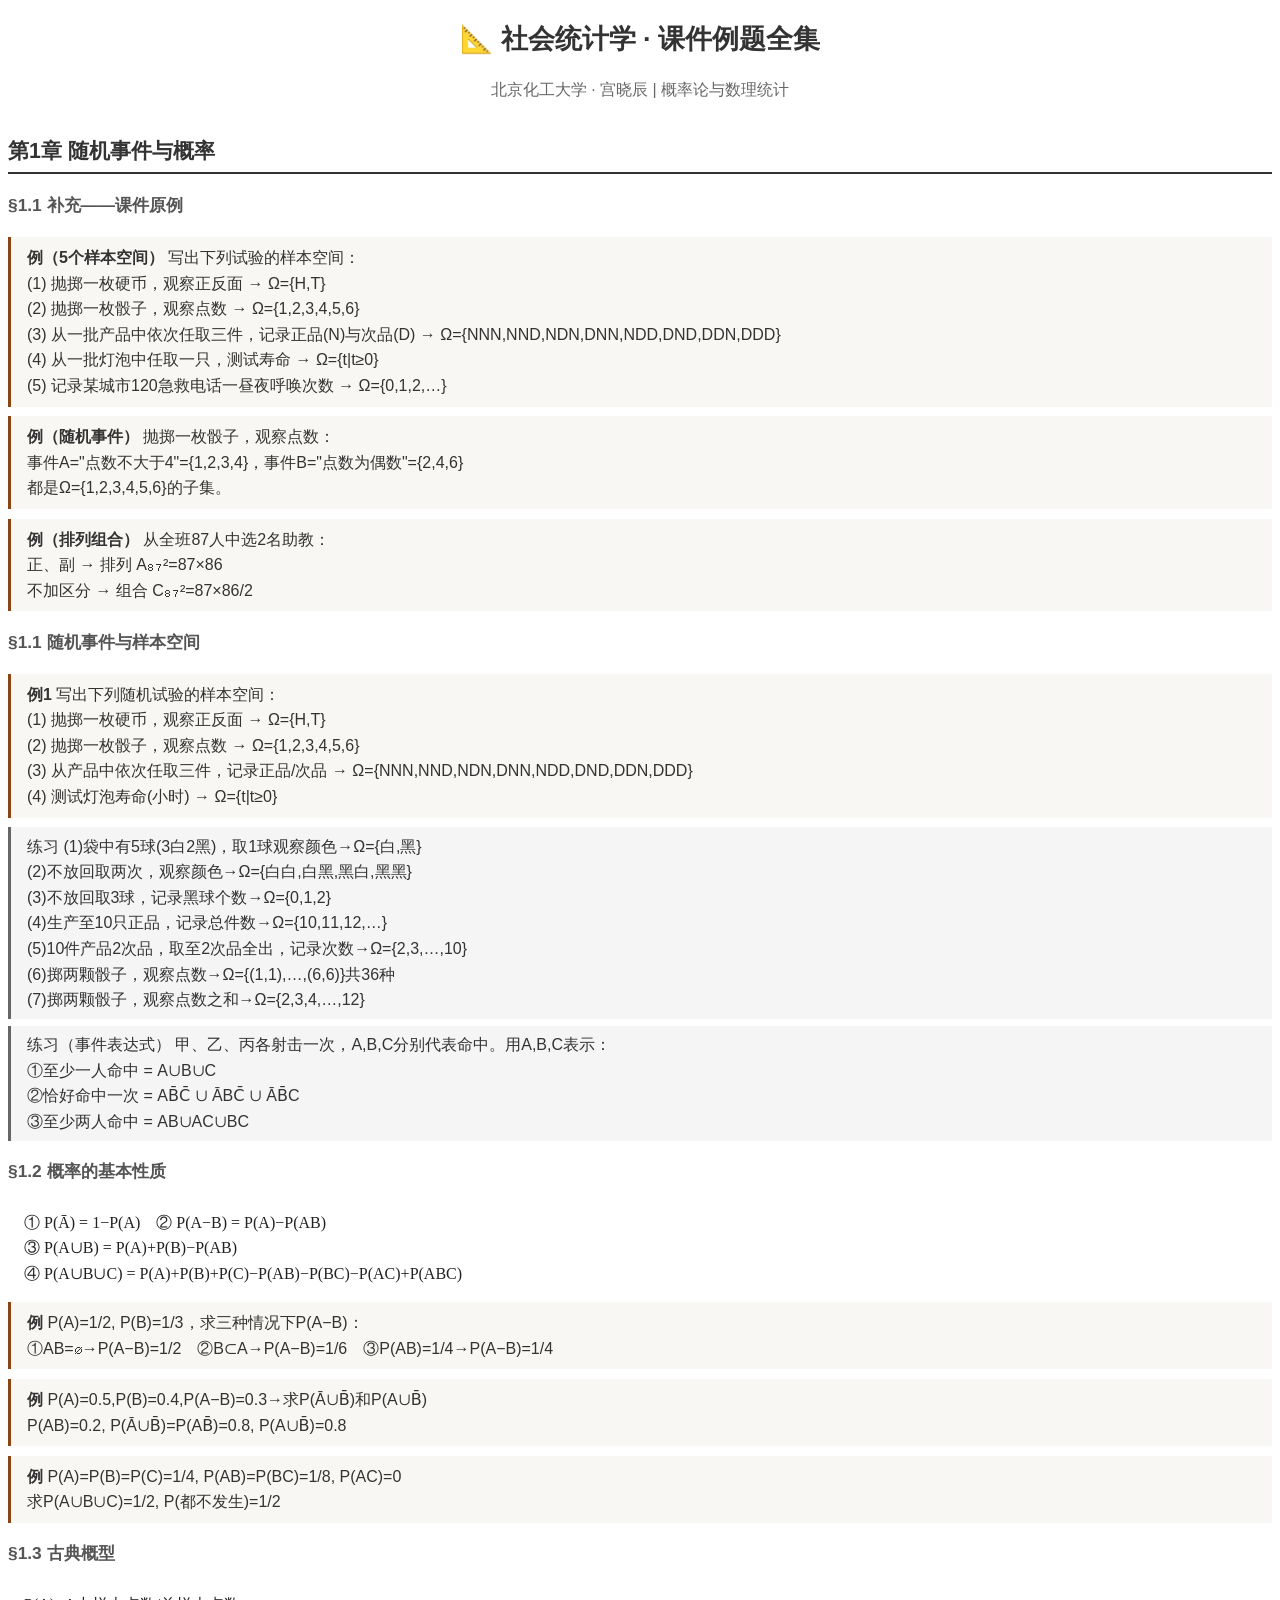
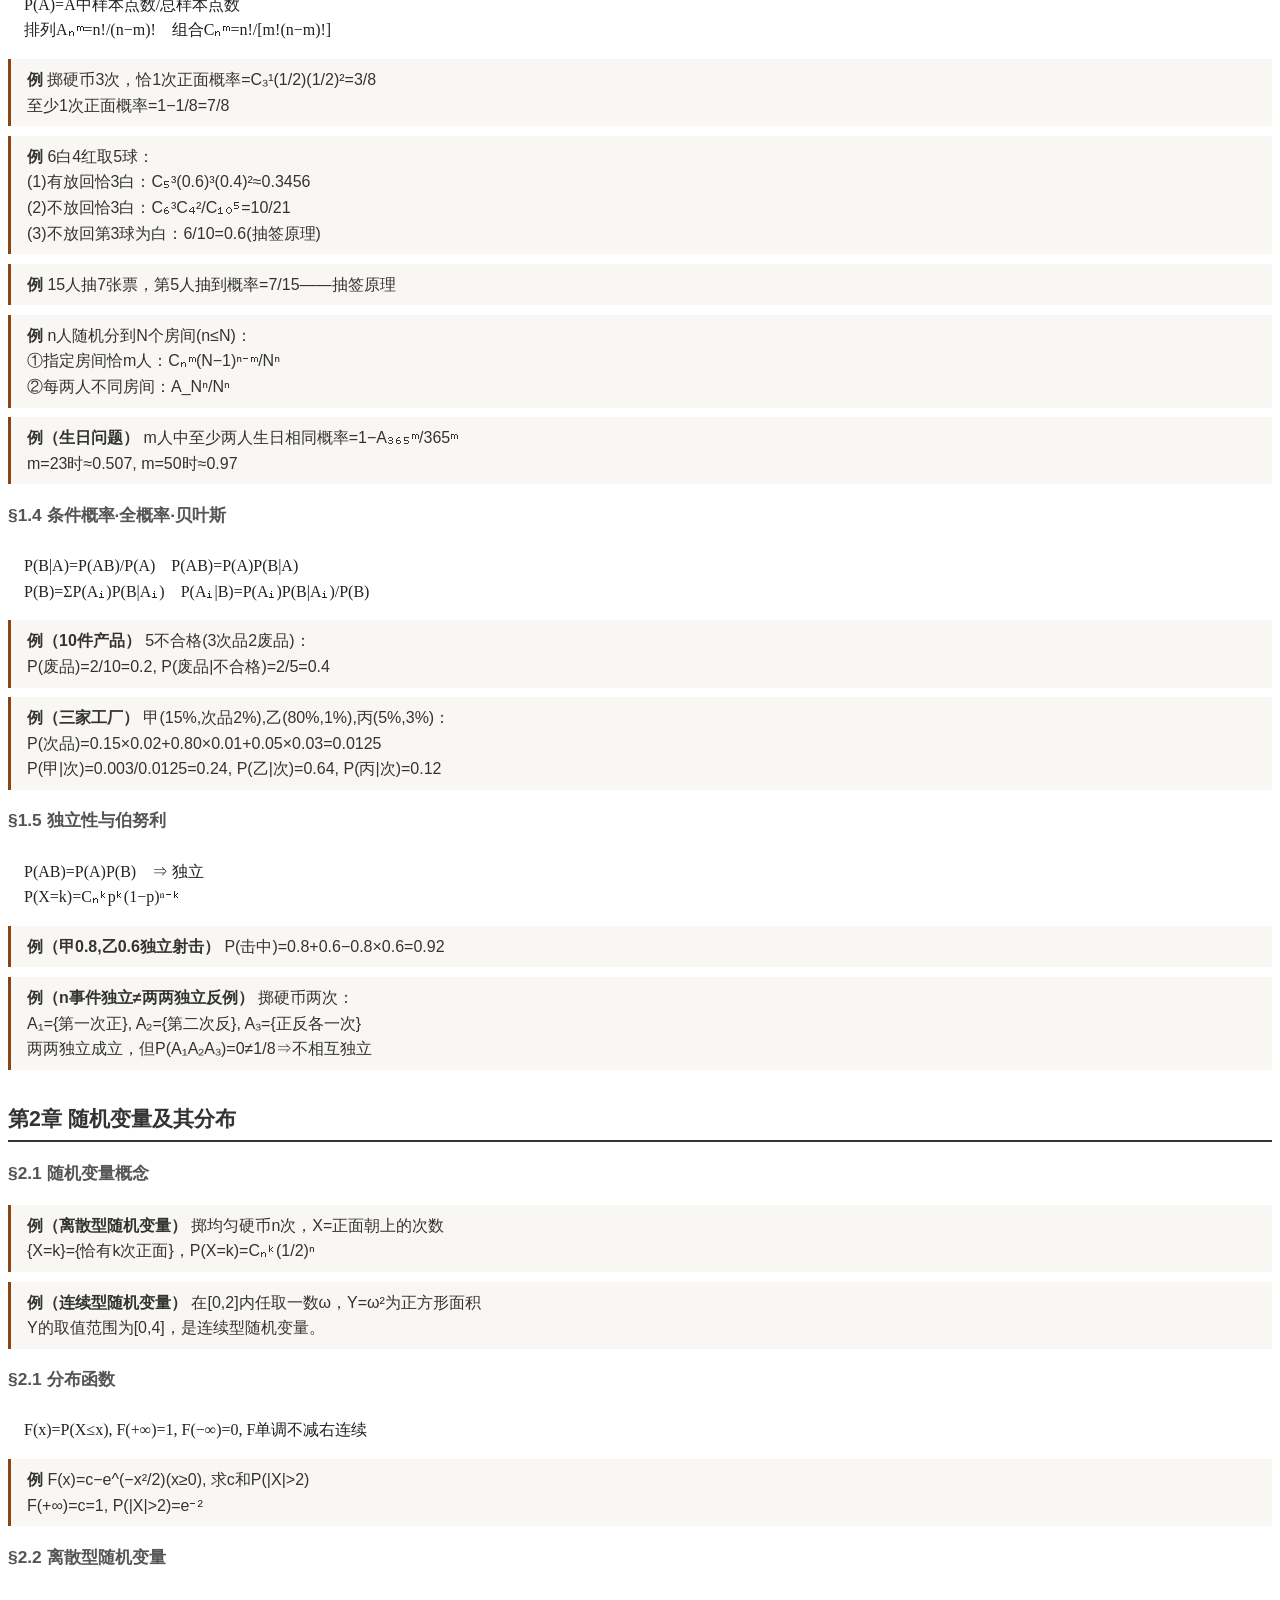
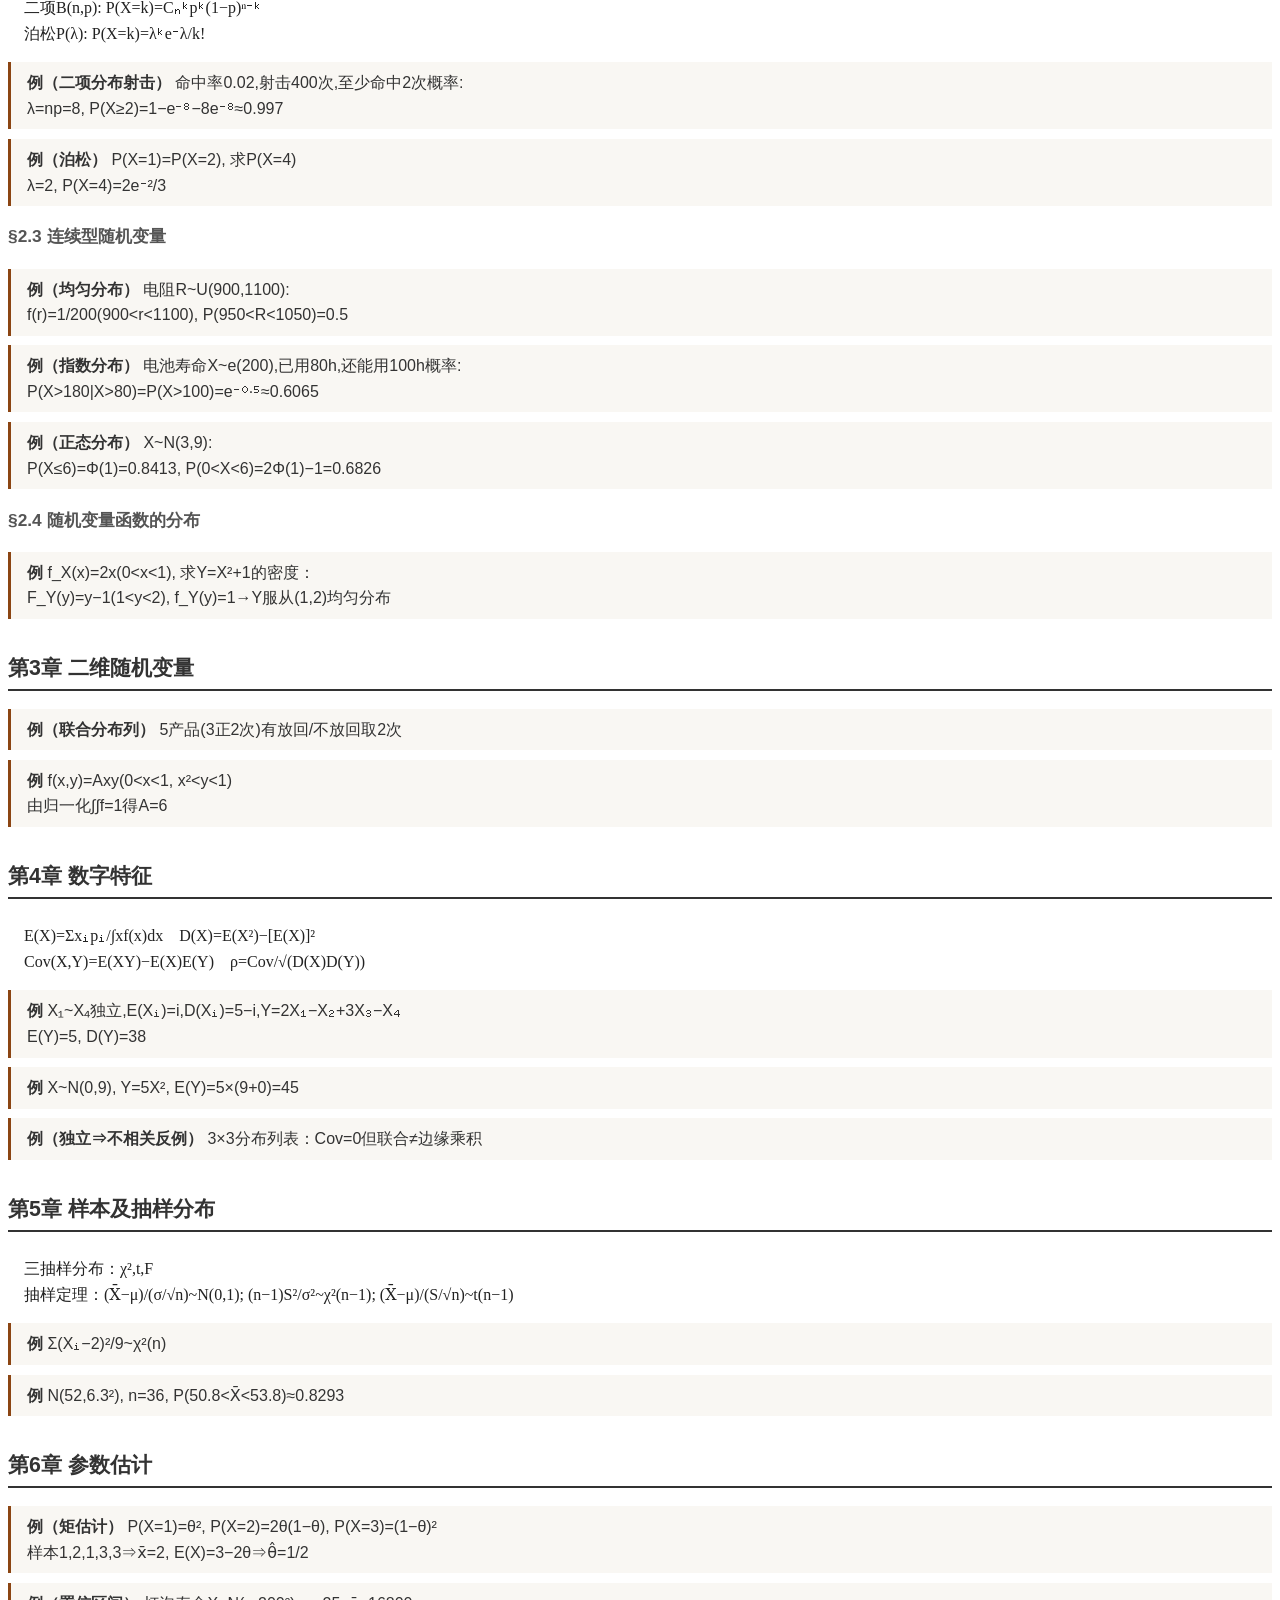
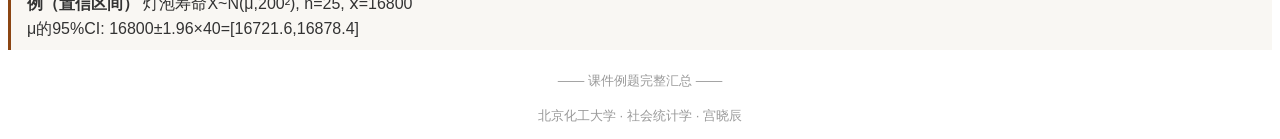
<file: reference/examples-all.html>
<!DOCTYPE html>
<html lang="zh-CN">
<head>
<meta charset="UTF-8">
<title>社会统计学 · 课件例题全集</title>
<style>
@page { margin: 2cm; }
body { font-family: "PingFang SC","Microsoft YaHei",sans-serif; font-size: 12pt; line-height: 1.6; color: #333; }
h1 { font-size: 20pt; text-align: center; margin-bottom: 0.3em; }
h2 { font-size: 16pt; margin-top: 1.5em; border-bottom: 2px solid #333; padding-bottom: 4px; }
h3 { font-size: 13pt; margin-top: 1em; color: #555; }
.example { margin: 0.6em 0; padding: 0.5em 1em; border-left: 3px solid #8b4513; background: #f9f7f3; }
.example .q { font-weight: bold; }
.example .a { margin-top: 0.3em; color: #2d6a4f; }
.exercise { margin: 0.4em 0; padding: 0.4em 1em; border-left: 3px solid #666; background: #f5f5f5; }
.important { background: #fff3cd; border-left: 3px solid #e6c970; }
.formula { margin: 0.4em 0; padding: 0.4em 1em; font-family: "Times New Roman",serif; color: #222; }
.footer { margin-top: 1.5em; font-size: 10pt; text-align: center; color: #999; }
</style>
</head>
<body>

<h1>📐 社会统计学 · 课件例题全集</h1>
<p style="text-align:center;color:#666;">北京化工大学 · 宫晓辰 | 概率论与数理统计</p>

<h2>第1章 随机事件与概率</h2>

<h3>§1.1 补充——课件原例</h3>
<div class="example"><span class="q">例（5个样本空间）</span> 写出下列试验的样本空间：<br>
(1) 抛掷一枚硬币，观察正反面 → Ω={H,T}<br>
(2) 抛掷一枚骰子，观察点数 → Ω={1,2,3,4,5,6}<br>
(3) 从一批产品中依次任取三件，记录正品(N)与次品(D) → Ω={NNN,NND,NDN,DNN,NDD,DND,DDN,DDD}<br>
(4) 从一批灯泡中任取一只，测试寿命 → Ω={t|t≥0}<br>
(5) 记录某城市120急救电话一昼夜呼唤次数 → Ω={0,1,2,…}</div>

<div class="example"><span class="q">例（随机事件）</span> 抛掷一枚骰子，观察点数：<br>
事件A="点数不大于4"={1,2,3,4}，事件B="点数为偶数"={2,4,6}<br>
都是Ω={1,2,3,4,5,6}的子集。</div>

<div class="example"><span class="q">例（排列组合）</span> 从全班87人中选2名助教：<br>
正、副 → 排列 A₈₇²=87×86<br>
不加区分 → 组合 C₈₇²=87×86/2</div>

<h3>§1.1 随机事件与样本空间</h3>
<div class="example"><span class="q">例1</span> 写出下列随机试验的样本空间：<br>
(1) 抛掷一枚硬币，观察正反面 → Ω={H,T}<br>
(2) 抛掷一枚骰子，观察点数 → Ω={1,2,3,4,5,6}<br>
(3) 从产品中依次任取三件，记录正品/次品 → Ω={NNN,NND,NDN,DNN,NDD,DND,DDN,DDD}<br>
(4) 测试灯泡寿命(小时) → Ω={t|t≥0}</div>

<div class="exercise"><span class="q">练习</span> (1)袋中有5球(3白2黑)，取1球观察颜色→Ω={白,黑}<br>
(2)不放回取两次，观察颜色→Ω={白白,白黑,黑白,黑黑}<br>
(3)不放回取3球，记录黑球个数→Ω={0,1,2}<br>
(4)生产至10只正品，记录总件数→Ω={10,11,12,…}<br>
(5)10件产品2次品，取至2次品全出，记录次数→Ω={2,3,…,10}<br>
(6)掷两颗骰子，观察点数→Ω={(1,1),…,(6,6)}共36种<br>
(7)掷两颗骰子，观察点数之和→Ω={2,3,4,…,12}</div>

<div class="exercise"><span class="q">练习（事件表达式）</span> 甲、乙、丙各射击一次，A,B,C分别代表命中。用A,B,C表示：<br>
①至少一人命中 = A∪B∪C<br>
②恰好命中一次 = AB̄C̄ ∪ ĀBC̄ ∪ ĀB̄C<br>
③至少两人命中 = AB∪AC∪BC</div>

<h3>§1.2 概率的基本性质</h3>
<div class="formula">① P(Ā) = 1−P(A)　② P(A−B) = P(A)−P(AB)<br>
③ P(A∪B) = P(A)+P(B)−P(AB)<br>
④ P(A∪B∪C) = P(A)+P(B)+P(C)−P(AB)−P(BC)−P(AC)+P(ABC)</div>

<div class="example"><span class="q">例</span> P(A)=1/2, P(B)=1/3，求三种情况下P(A−B)：<br>
①AB=∅→P(A−B)=1/2　②B⊂A→P(A−B)=1/6　③P(AB)=1/4→P(A−B)=1/4</div>

<div class="example"><span class="q">例</span> P(A)=0.5,P(B)=0.4,P(A−B)=0.3→求P(Ā∪B̄)和P(A∪B̄)<br>
P(AB)=0.2, P(Ā∪B̄)=P(AB̄)=0.8, P(A∪B̄)=0.8</div>

<div class="example"><span class="q">例</span> P(A)=P(B)=P(C)=1/4, P(AB)=P(BC)=1/8, P(AC)=0<br>
求P(A∪B∪C)=1/2, P(都不发生)=1/2</div>

<h3>§1.3 古典概型</h3>
<div class="formula">P(A)=A中样本点数/总样本点数<br>
排列Aₙᵐ=n!/(n−m)!　组合Cₙᵐ=n!/[m!(n−m)!]</div>

<div class="example"><span class="q">例</span> 掷硬币3次，恰1次正面概率=C₃¹(1/2)(1/2)²=3/8<br>
至少1次正面概率=1−1/8=7/8</div>

<div class="example"><span class="q">例</span> 6白4红取5球：<br>
(1)有放回恰3白：C₅³(0.6)³(0.4)²≈0.3456<br>
(2)不放回恰3白：C₆³C₄²/C₁₀⁵=10/21<br>
(3)不放回第3球为白：6/10=0.6(抽签原理)</div>

<div class="example"><span class="q">例</span> 15人抽7张票，第5人抽到概率=7/15——抽签原理</div>

<div class="example"><span class="q">例</span> n人随机分到N个房间(n≤N)：<br>
①指定房间恰m人：Cₙᵐ(N−1)ⁿ⁻ᵐ/Nⁿ<br>
②每两人不同房间：A_Nⁿ/Nⁿ</div>

<div class="example"><span class="q">例（生日问题）</span> m人中至少两人生日相同概率=1−A₃₆₅ᵐ/365ᵐ<br>
m=23时≈0.507, m=50时≈0.97</div>

<h3>§1.4 条件概率·全概率·贝叶斯</h3>
<div class="formula">P(B|A)=P(AB)/P(A)　P(AB)=P(A)P(B|A)<br>
P(B)=ΣP(Aᵢ)P(B|Aᵢ)　P(Aᵢ|B)=P(Aᵢ)P(B|Aᵢ)/P(B)</div>

<div class="example"><span class="q">例（10件产品）</span> 5不合格(3次品2废品)：<br>
P(废品)=2/10=0.2, P(废品|不合格)=2/5=0.4</div>

<div class="example"><span class="q">例（三家工厂）</span> 甲(15%,次品2%),乙(80%,1%),丙(5%,3%)：<br>
P(次品)=0.15×0.02+0.80×0.01+0.05×0.03=0.0125<br>
P(甲|次)=0.003/0.0125=0.24, P(乙|次)=0.64, P(丙|次)=0.12</div>

<h3>§1.5 独立性与伯努利</h3>
<div class="formula">P(AB)=P(A)P(B)　⇒ 独立<br>
P(X=k)=Cₙᵏpᵏ(1−p)ⁿ⁻ᵏ</div>

<div class="example"><span class="q">例（甲0.8,乙0.6独立射击）</span> P(击中)=0.8+0.6−0.8×0.6=0.92</div>

<div class="example"><span class="q">例（n事件独立≠两两独立反例）</span> 掷硬币两次：<br>
A₁={第一次正}, A₂={第二次反}, A₃={正反各一次}<br>
两两独立成立，但P(A₁A₂A₃)=0≠1/8⇒不相互独立</div>

<h2>第2章 随机变量及其分布</h2><h3>§2.1 随机变量概念</h3>
<div class="example"><span class="q">例（离散型随机变量）</span> 掷均匀硬币n次，X=正面朝上的次数<br>
{X=k}={恰有k次正面}，P(X=k)=Cₙᵏ(1/2)ⁿ</div>

<div class="example"><span class="q">例（连续型随机变量）</span> 在[0,2]内任取一数ω，Y=ω²为正方形面积<br>
Y的取值范围为[0,4]，是连续型随机变量。</div>

<h3>§2.1 分布函数</h3>
<div class="formula">F(x)=P(X≤x), F(+∞)=1, F(−∞)=0, F单调不减右连续</div>

<div class="example"><span class="q">例</span> F(x)=c−e^(−x²/2)(x≥0), 求c和P(|X|>2)<br>
F(+∞)=c=1, P(|X|>2)=e⁻²</div>

<h3>§2.2 离散型随机变量</h3>
<div class="formula">二项B(n,p): P(X=k)=Cₙᵏpᵏ(1−p)ⁿ⁻ᵏ<br>
泊松P(λ): P(X=k)=λᵏe⁻λ/k!</div>

<div class="example"><span class="q">例（二项分布射击）</span> 命中率0.02,射击400次,至少命中2次概率:<br>
λ=np=8, P(X≥2)=1−e⁻⁸−8e⁻⁸≈0.997</div>

<div class="example"><span class="q">例（泊松）</span> P(X=1)=P(X=2), 求P(X=4)<br>
λ=2, P(X=4)=2e⁻²/3</div>

<h3>§2.3 连续型随机变量</h3>

<div class="example"><span class="q">例（均匀分布）</span> 电阻R~U(900,1100):<br>
f(r)=1/200(900&lt;r&lt;1100), P(950&lt;R&lt;1050)=0.5</div>

<div class="example"><span class="q">例（指数分布）</span> 电池寿命X~e(200),已用80h,还能用100h概率:<br>
P(X>180|X>80)=P(X>100)=e⁻⁰·⁵≈0.6065</div>

<div class="example"><span class="q">例（正态分布）</span> X~N(3,9):<br>
P(X≤6)=Φ(1)=0.8413, P(0&lt;X&lt;6)=2Φ(1)−1=0.6826</div>

<h3>§2.4 随机变量函数的分布</h3>
<div class="example"><span class="q">例</span> f_X(x)=2x(0&lt;x&lt;1), 求Y=X²+1的密度：<br>
F_Y(y)=y−1(1&lt;y&lt;2), f_Y(y)=1→Y服从(1,2)均匀分布</div>

<h2>第3章 二维随机变量</h2>

<div class="example"><span class="q">例（联合分布列）</span> 5产品(3正2次)有放回/不放回取2次</div>

<div class="example"><span class="q">例</span> f(x,y)=Axy(0&lt;x&lt;1, x²&lt;y&lt;1)<br>
由归一化∫∫f=1得A=6</div>

<h2>第4章 数字特征</h2>

<div class="formula">E(X)=Σxᵢpᵢ/∫xf(x)dx　D(X)=E(X²)−[E(X)]²<br>
Cov(X,Y)=E(XY)−E(X)E(Y)　ρ=Cov/√(D(X)D(Y))</div>

<div class="example"><span class="q">例</span> X₁~X₄独立,E(Xᵢ)=i,D(Xᵢ)=5−i,Y=2X₁−X₂+3X₃−X₄<br>
E(Y)=5, D(Y)=38</div>

<div class="example"><span class="q">例</span> X~N(0,9), Y=5X², E(Y)=5×(9+0)=45</div>

<div class="example"><span class="q">例（独立⇒不相关反例）</span> 3×3分布列表：Cov=0但联合≠边缘乘积</div>

<h2>第5章 样本及抽样分布</h2>

<div class="formula">三抽样分布：χ²,t,F<br>
抽样定理：(X̄−μ)/(σ/√n)~N(0,1); (n−1)S²/σ²~χ²(n−1); (X̄−μ)/(S/√n)~t(n−1)</div>

<div class="example"><span class="q">例</span> Σ(Xᵢ−2)²/9~χ²(n)</div>

<div class="example"><span class="q">例</span> N(52,6.3²), n=36, P(50.8&lt;X̄&lt;53.8)≈0.8293</div>

<h2>第6章 参数估计</h2>

<div class="example"><span class="q">例（矩估计）</span> P(X=1)=θ², P(X=2)=2θ(1−θ), P(X=3)=(1−θ)²<br>
样本1,2,1,3,3⇒x̄=2, E(X)=3−2θ⇒θ̂=1/2</div>

<div class="example"><span class="q">例（置信区间）</span> 灯泡寿命X~N(μ,200²), n=25, x̄=16800<br>
μ的95%CI: 16800±1.96×40=[16721.6,16878.4]</div>

<div class="footer">
<p>—— 课件例题完整汇总 ——</p>
<p>北京化工大学 · 社会统计学 · 宫晓辰</p>
</div>

</body>
</html>
</file>
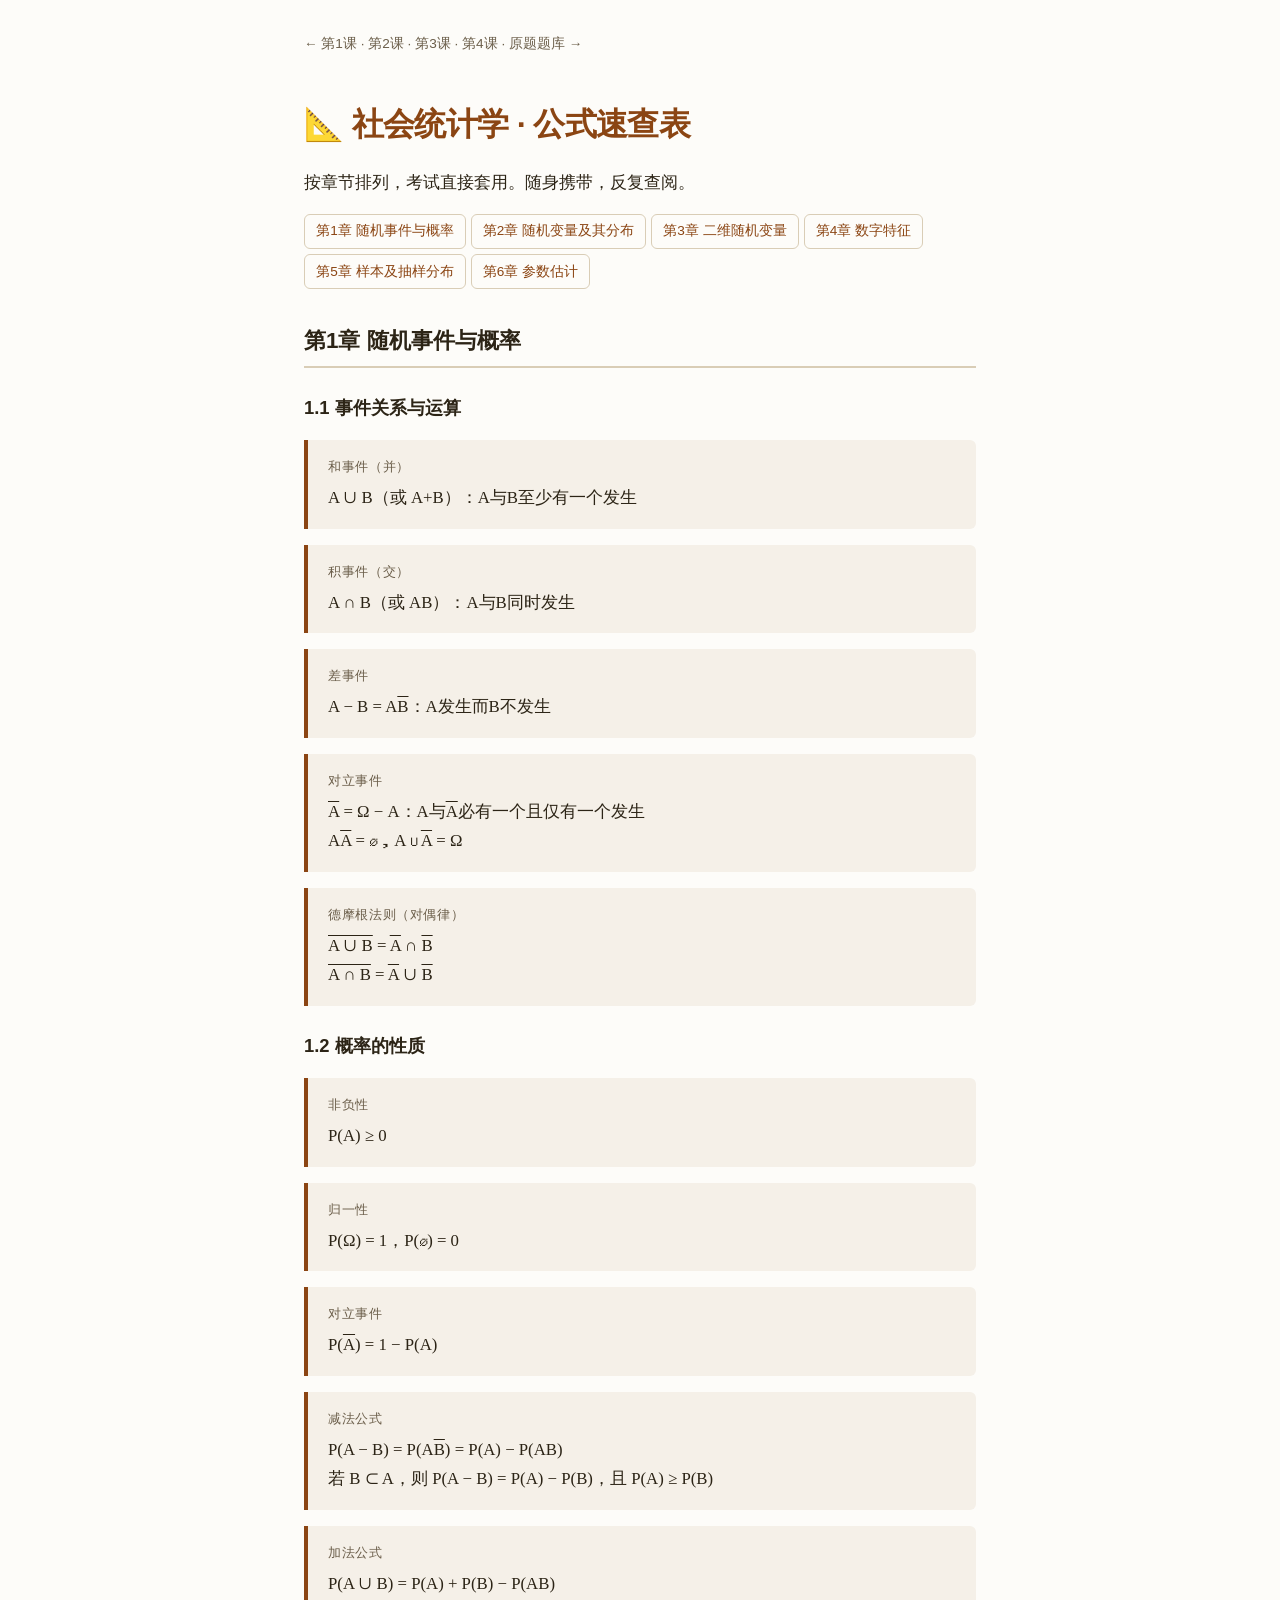
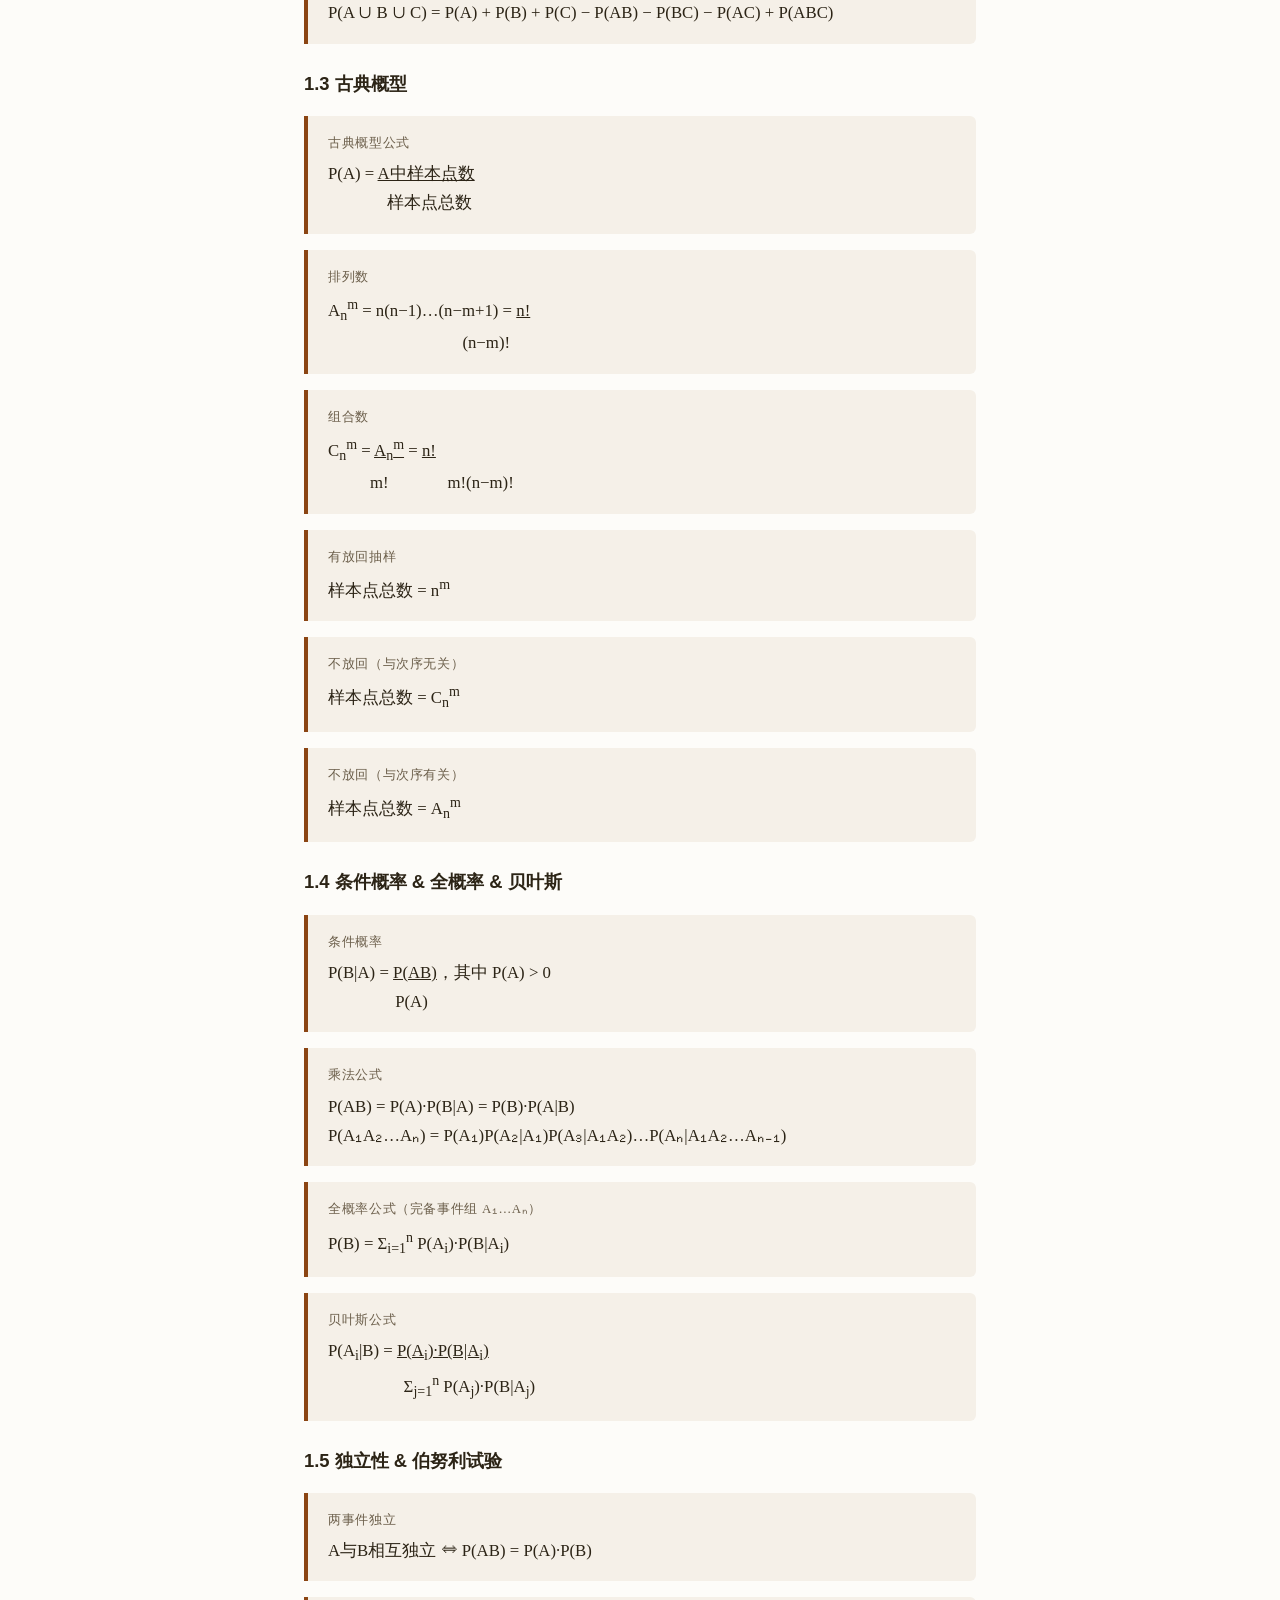
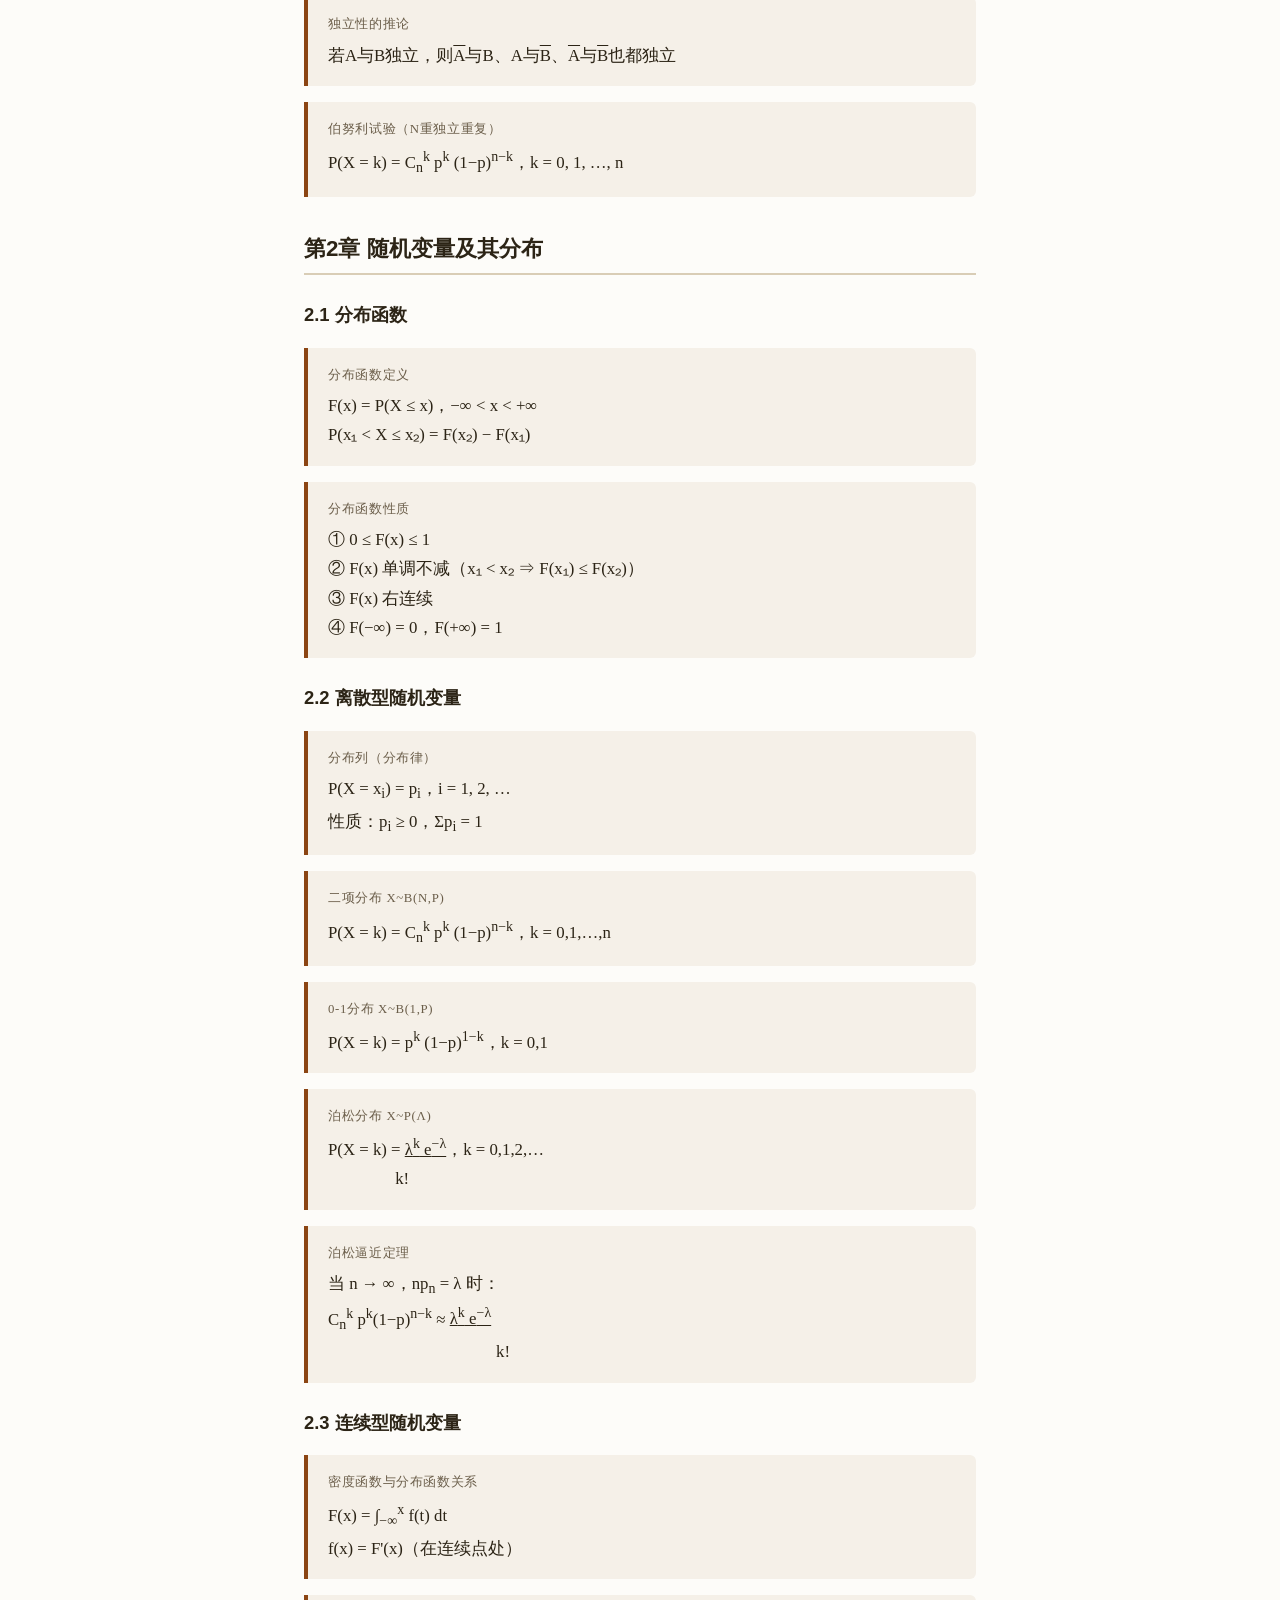
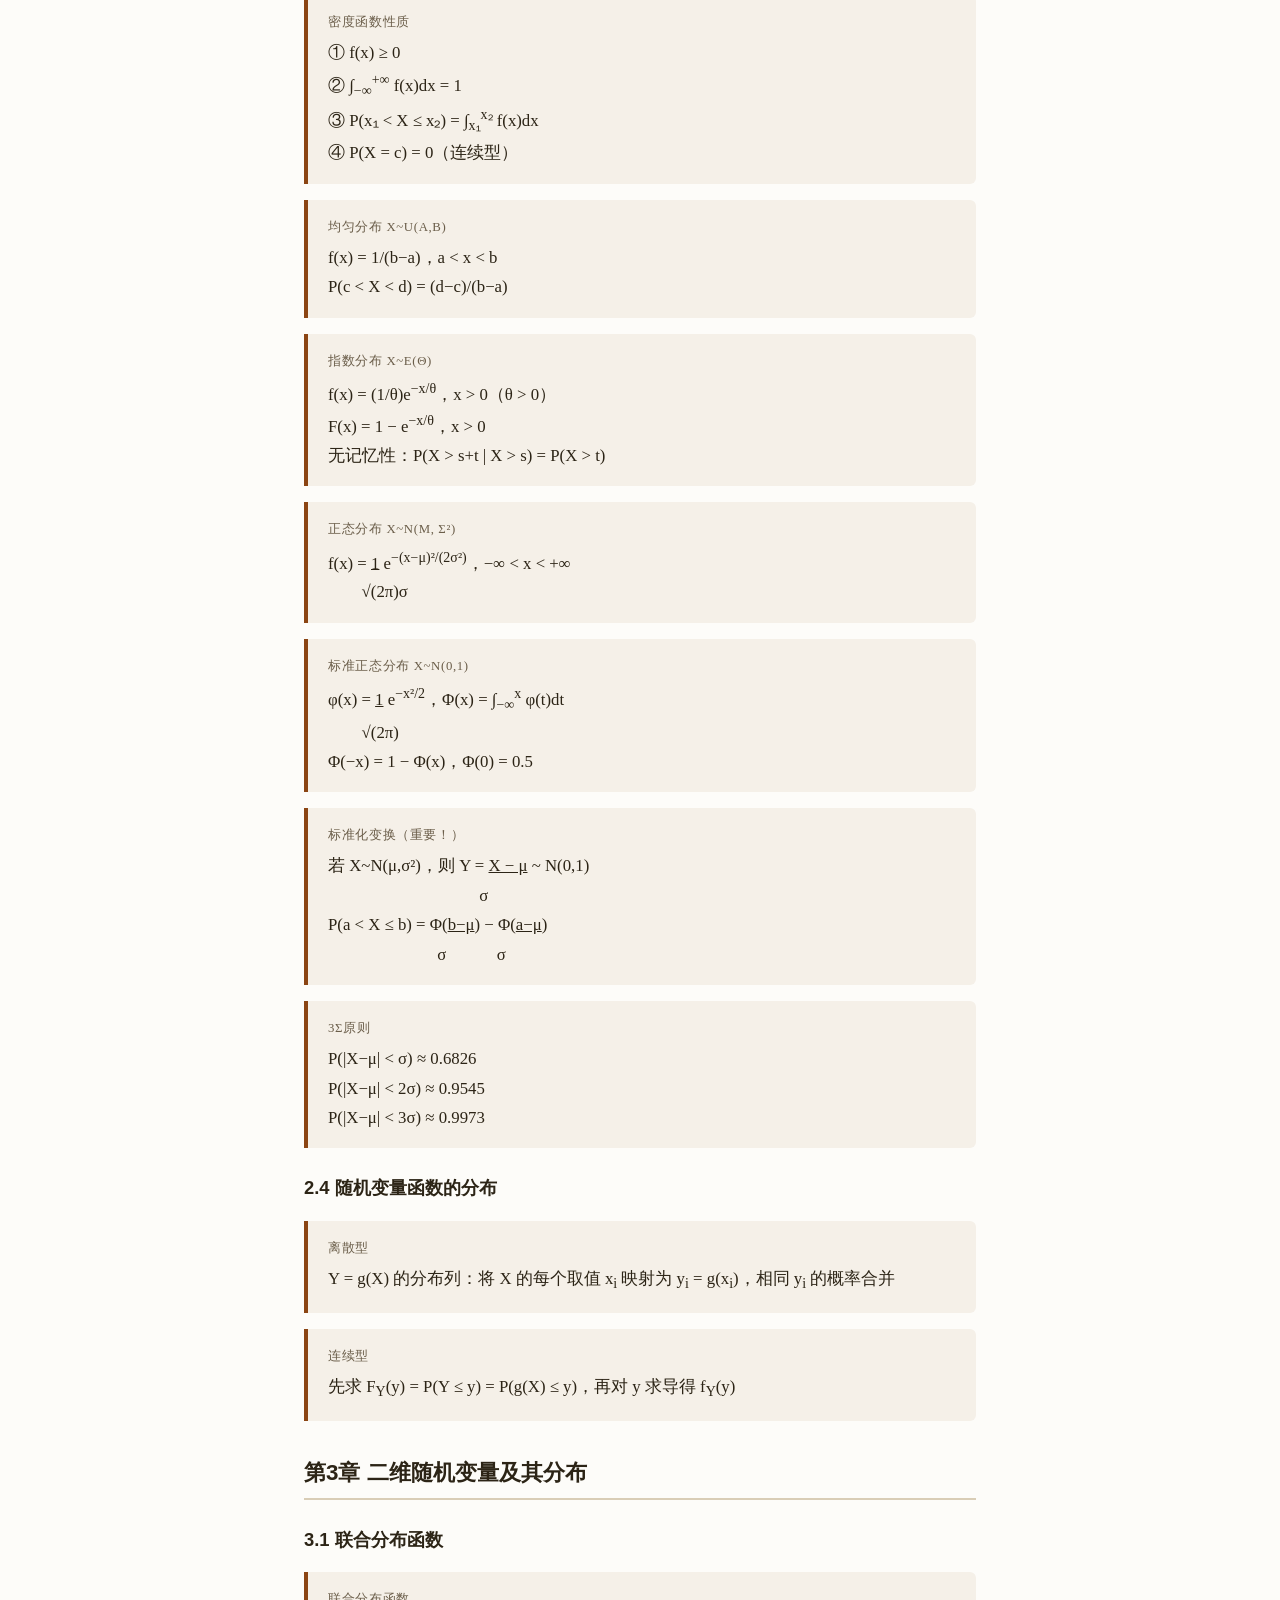
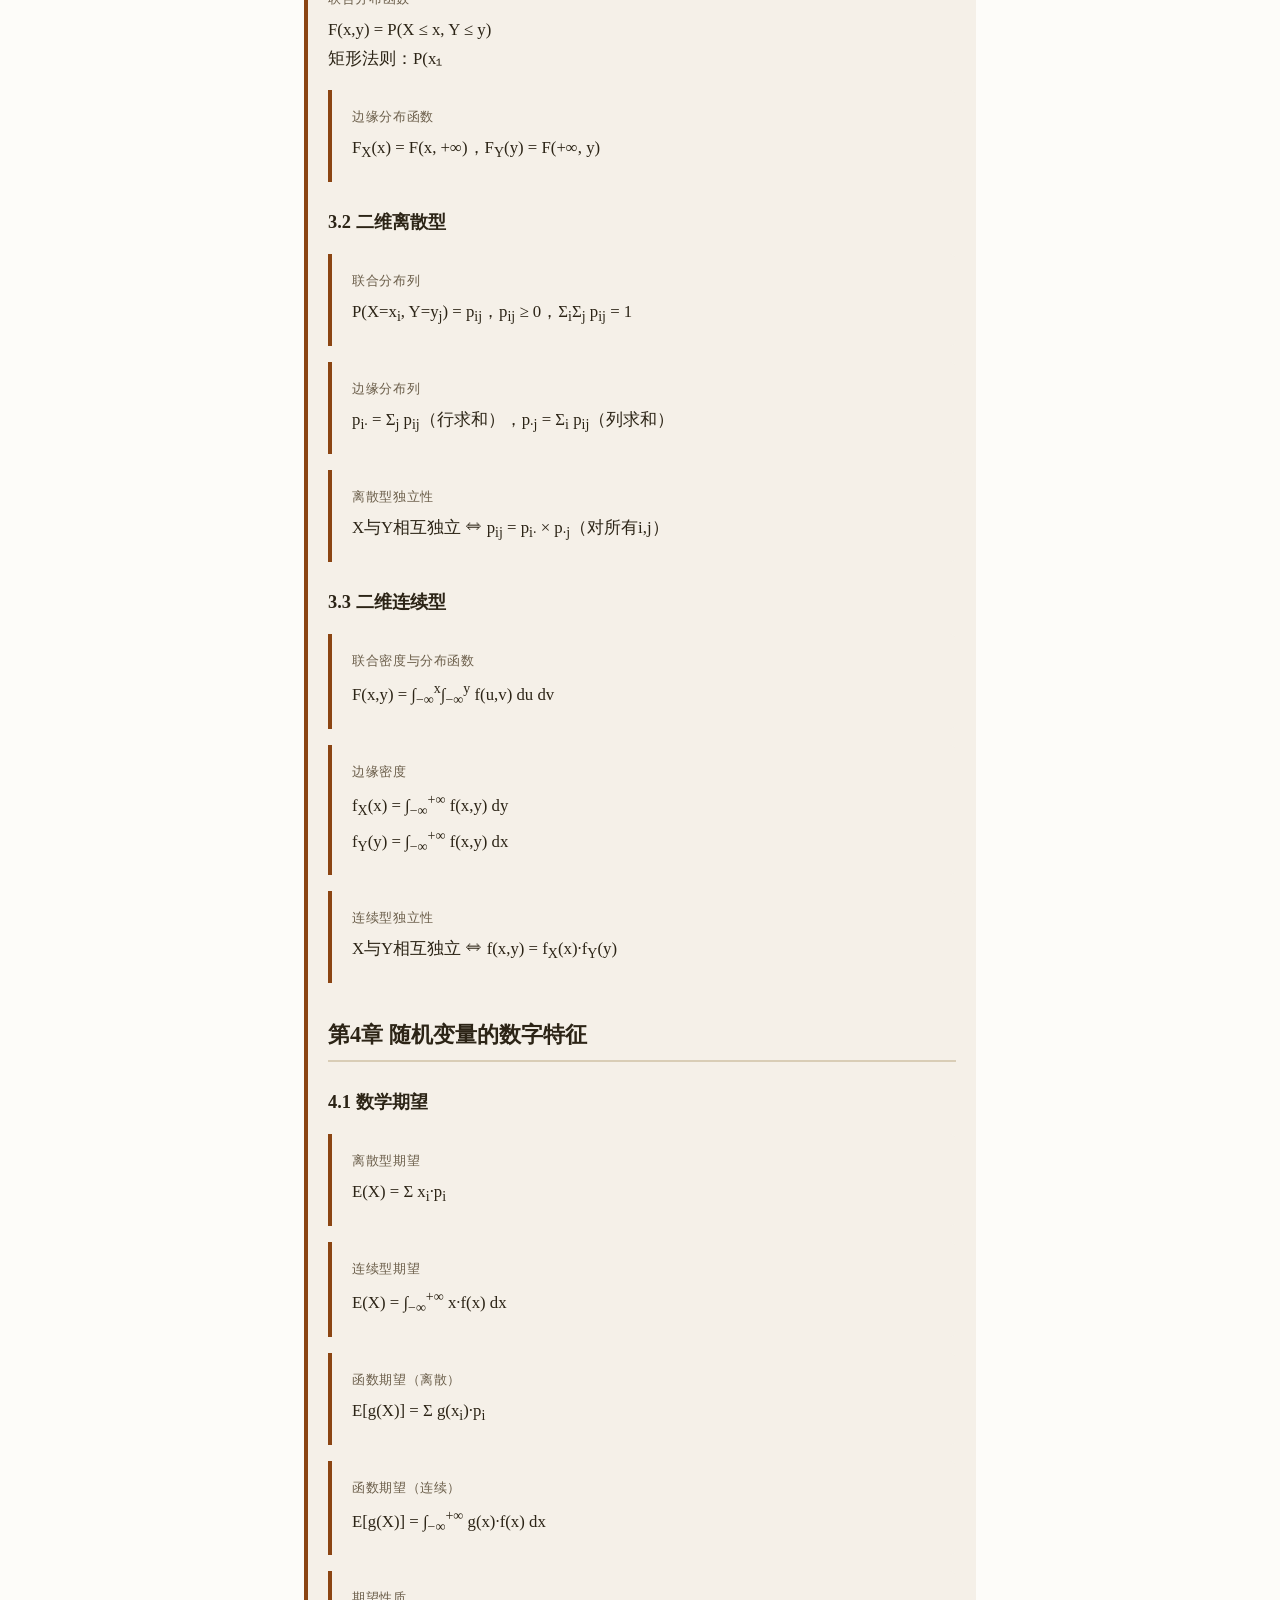
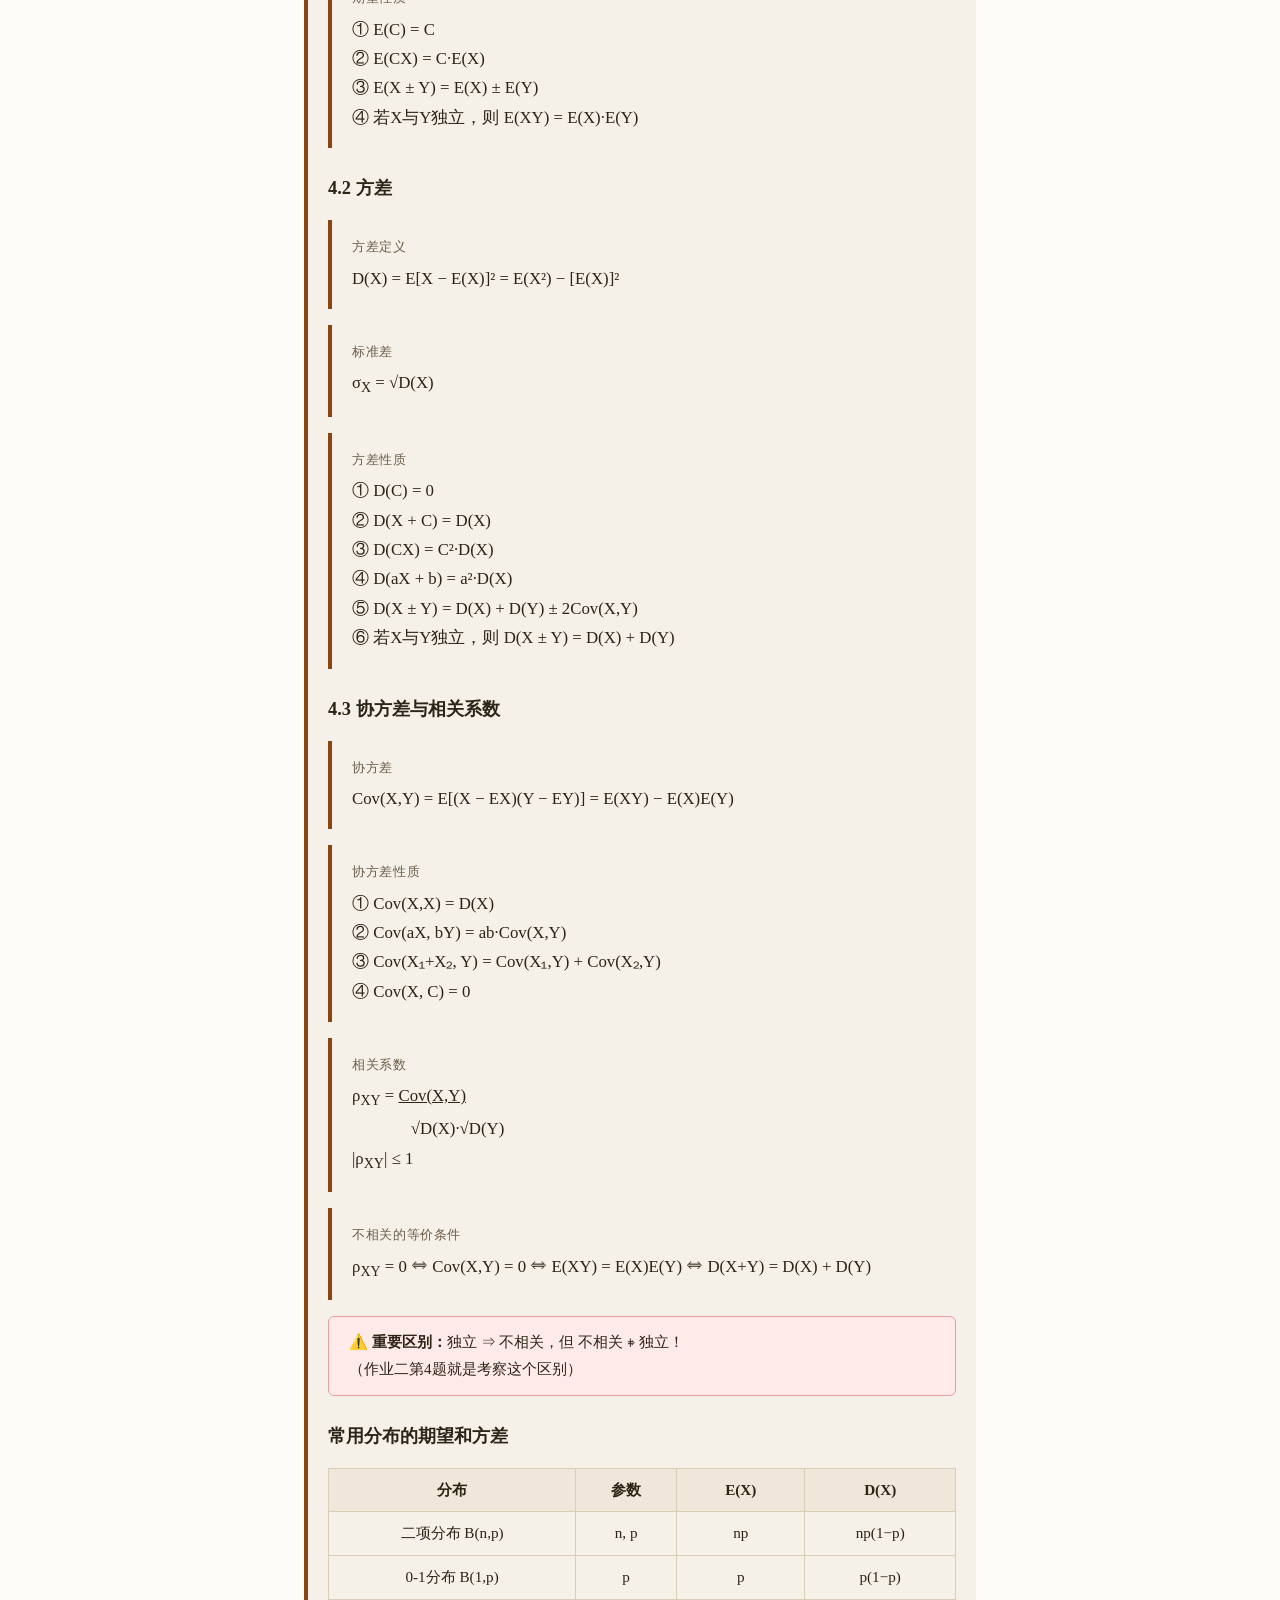
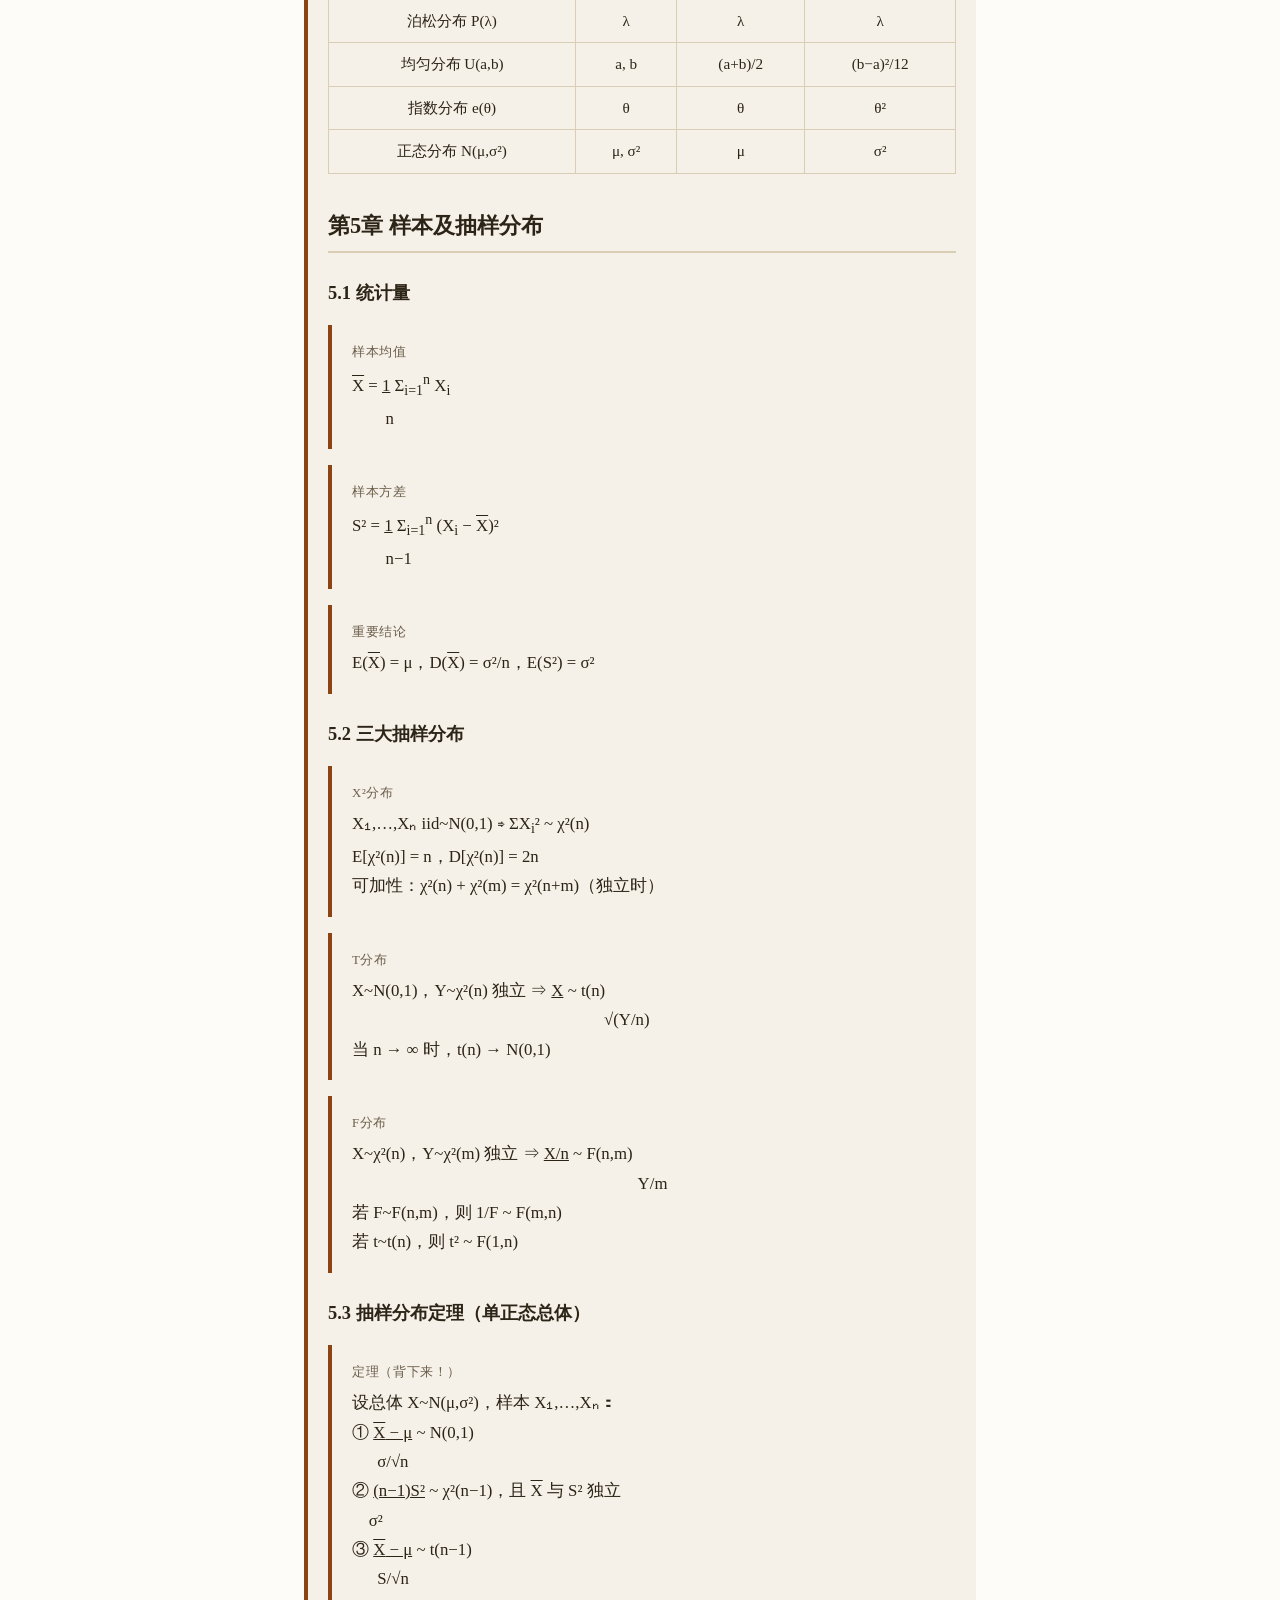
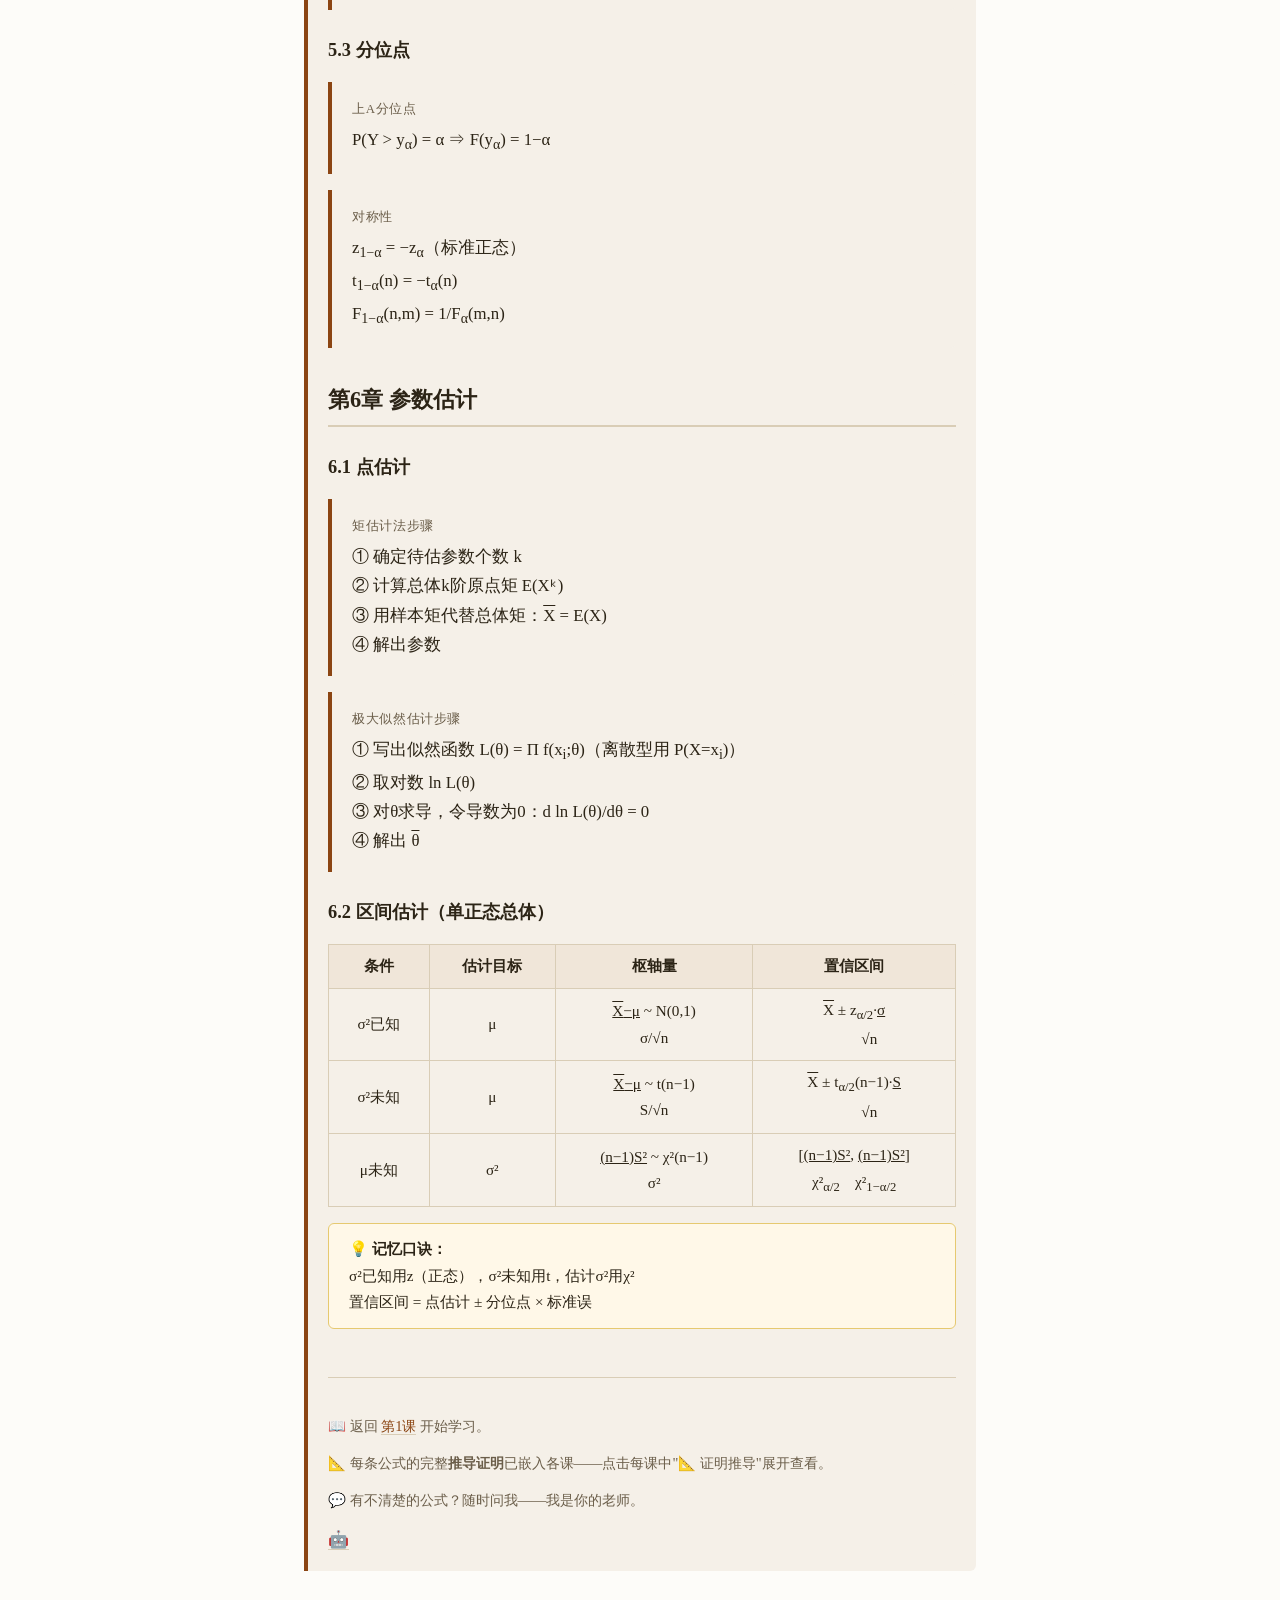
<file: reference/formula-cheat-sheet.html>
<!DOCTYPE html>
<html lang="zh-CN">
<head>
<meta charset="UTF-8">
<meta name="viewport" content="width=device-width, initial-scale=1.0">
<title>社会统计学 · 公式速查表</title>
<link rel="stylesheet" href="../assets/style.css">
<style>
  .chapter-nav { display: flex; flex-wrap: wrap; gap: 0.3rem; margin: 1rem 0; }
  .chapter-nav a { padding: 0.3rem 0.7rem; border: 1px solid var(--border); border-radius: var(--radius); font-size: 0.85rem; }
  .chapter-nav a:hover { background: var(--accent-light); }
  .formula-grid { display: grid; grid-template-columns: 1fr 1fr; gap: 0.75rem; }
  @media (max-width: 600px) { .formula-grid { grid-template-columns: 1fr; } }
</style>
</head>
<body>

<nav class="breadcrumb">
  <a href="../lessons/0001-random-events.html">← 第1课</a> ·
  <a href="../lessons/0002-random-variables.html">第2课</a> ·
  <a href="../lessons/0003-numerical-characteristics.html">第3课</a> ·
  <a href="../lessons/0004-sampling-estimation.html">第4课</a> ·
  <a href="exam-bank.html">原题题库 →</a>
</nav>

<h1>📐 社会统计学 · 公式速查表</h1>
<p>按章节排列，考试直接套用。随身携带，反复查阅。</p>

<nav class="chapter-nav">
  <a href="#ch1">第1章 随机事件与概率</a>
  <a href="#ch2">第2章 随机变量及其分布</a>
  <a href="#ch3">第3章 二维随机变量</a>
  <a href="#ch4">第4章 数字特征</a>
  <a href="#ch5">第5章 样本及抽样分布</a>
  <a href="#ch6">第6章 参数估计</a>
</nav>

<!-- ===== 第1章 ===== -->
<h2 id="ch1">第1章 随机事件与概率</h2>

<h3>1.1 事件关系与运算</h3>
<div class="formula">
  <span class="label">和事件（并）</span>
  A ∪ B（或 A+B）：A与B至少有一个发生
</div>
<div class="formula">
  <span class="label">积事件（交）</span>
  A ∩ B（或 AB）：A与B同时发生
</div>
<div class="formula">
  <span class="label">差事件</span>
  A − B = A<span style="text-decoration:overline">B</span>：A发生而B不发生
</div>
<div class="formula">
  <span class="label">对立事件</span>
  <span style="text-decoration:overline">A</span> = Ω − A：A与<span style="text-decoration:overline">A</span>必有一个且仅有一个发生<br>
  A<span style="text-decoration:overline">A</span> = ∅，A ∪ <span style="text-decoration:overline">A</span> = Ω
</div>
<div class="formula">
  <span class="label">德摩根法则（对偶律）</span>
  <span style="text-decoration:overline">A ∪ B</span> = <span style="text-decoration:overline">A</span> ∩ <span style="text-decoration:overline">B</span><br>
  <span style="text-decoration:overline">A ∩ B</span> = <span style="text-decoration:overline">A</span> ∪ <span style="text-decoration:overline">B</span>
</div>

<h3>1.2 概率的性质</h3>
<div class="formula">
  <span class="label">非负性</span> P(A) ≥ 0
</div>
<div class="formula">
  <span class="label">归一性</span> P(Ω) = 1，P(∅) = 0
</div>
<div class="formula">
  <span class="label">对立事件</span> P(<span style="text-decoration:overline">A</span>) = 1 − P(A)
</div>
<div class="formula">
  <span class="label">减法公式</span>
  P(A − B) = P(A<span style="text-decoration:overline">B</span>) = P(A) − P(AB)<br>
  若 B ⊂ A，则 P(A − B) = P(A) − P(B)，且 P(A) ≥ P(B)
</div>
<div class="formula">
  <span class="label">加法公式</span>
  P(A ∪ B) = P(A) + P(B) − P(AB)<br>
  P(A ∪ B ∪ C) = P(A) + P(B) + P(C) − P(AB) − P(BC) − P(AC) + P(ABC)
</div>

<h3>1.3 古典概型</h3>
<div class="formula">
  <span class="label">古典概型公式</span>
  P(A) = <u>A中样本点数</u><br>
  <span style="margin-left:3.5em">样本点总数</span>
</div>
<div class="formula">
  <span class="label">排列数</span>
  A<sub>n</sub><sup>m</sup> = n(n−1)…(n−m+1) = <u>n!</u><br>
  <span style="margin-left:8em">(n−m)!</span>
</div>
<div class="formula">
  <span class="label">组合数</span>
  C<sub>n</sub><sup>m</sup> = <u>A<sub>n</sub><sup>m</sup></u> = <u>n!</u><br>
  <span style="margin-left:2.5em">m!</span><span style="margin-left:3.5em">m!(n−m)!</span>
</div>
<div class="formula">
  <span class="label">有放回抽样</span> 样本点总数 = n<sup>m</sup>
</div>
<div class="formula">
  <span class="label">不放回（与次序无关）</span> 样本点总数 = C<sub>n</sub><sup>m</sup>
</div>
<div class="formula">
  <span class="label">不放回（与次序有关）</span> 样本点总数 = A<sub>n</sub><sup>m</sup>
</div>

<h3>1.4 条件概率 & 全概率 & 贝叶斯</h3>
<div class="formula">
  <span class="label">条件概率</span>
  P(B|A) = <u>P(AB)</u>，其中 P(A) > 0<br>
  <span style="margin-left:4em">P(A)</span>
</div>
<div class="formula">
  <span class="label">乘法公式</span>
  P(AB) = P(A)·P(B|A) = P(B)·P(A|B)<br>
  P(A₁A₂…Aₙ) = P(A₁)P(A₂|A₁)P(A₃|A₁A₂)…P(Aₙ|A₁A₂…Aₙ₋₁)
</div>
<div class="formula">
  <span class="label">全概率公式（完备事件组 A₁…Aₙ）</span>
  P(B) = Σ<sub>i=1</sub><sup>n</sup> P(A<sub>i</sub>)·P(B|A<sub>i</sub>)
</div>
<div class="formula">
  <span class="label">贝叶斯公式</span>
  P(A<sub>i</sub>|B) = <u>P(A<sub>i</sub>)·P(B|A<sub>i</sub>)</u><br>
  <span style="margin-left:4.5em">Σ<sub>j=1</sub><sup>n</sup> P(A<sub>j</sub>)·P(B|A<sub>j</sub>)</span>
</div>

<h3>1.5 独立性 & 伯努利试验</h3>
<div class="formula">
  <span class="label">两事件独立</span>
  A与B相互独立 ⟺ P(AB) = P(A)·P(B)
</div>
<div class="formula">
  <span class="label">独立性的推论</span>
  若A与B独立，则<span style="text-decoration:overline">A</span>与B、A与<span style="text-decoration:overline">B</span>、<span style="text-decoration:overline">A</span>与<span style="text-decoration:overline">B</span>也都独立
</div>
<div class="formula">
  <span class="label">伯努利试验（n重独立重复）</span>
  P(X = k) = C<sub>n</sub><sup>k</sup> p<sup>k</sup> (1−p)<sup>n−k</sup>，k = 0, 1, …, n
</div>

<!-- ===== 第2章 ===== -->
<h2 id="ch2">第2章 随机变量及其分布</h2>

<h3>2.1 分布函数</h3>
<div class="formula">
  <span class="label">分布函数定义</span>
  F(x) = P(X ≤ x)，−∞ < x < +∞<br>
  P(x₁ < X ≤ x₂) = F(x₂) − F(x₁)
</div>
<div class="formula">
  <span class="label">分布函数性质</span>
  ① 0 ≤ F(x) ≤ 1<br>
  ② F(x) 单调不减（x₁ < x₂ ⇒ F(x₁) ≤ F(x₂)）<br>
  ③ F(x) 右连续<br>
  ④ F(−∞) = 0，F(+∞) = 1
</div>

<h3>2.2 离散型随机变量</h3>
<div class="formula">
  <span class="label">分布列（分布律）</span>
  P(X = x<sub>i</sub>) = p<sub>i</sub>，i = 1, 2, …<br>
  性质：p<sub>i</sub> ≥ 0，Σp<sub>i</sub> = 1
</div>
<div class="formula">
  <span class="label">二项分布 X~B(n,p)</span>
  P(X = k) = C<sub>n</sub><sup>k</sup> p<sup>k</sup> (1−p)<sup>n−k</sup>，k = 0,1,…,n
</div>
<div class="formula">
  <span class="label">0-1分布 X~B(1,p)</span>
  P(X = k) = p<sup>k</sup> (1−p)<sup>1−k</sup>，k = 0,1
</div>
<div class="formula">
  <span class="label">泊松分布 X~P(λ)</span>
  P(X = k) = <u>λ<sup>k</sup> e<sup>−λ</sup></u>，k = 0,1,2,…<br>
  <span style="margin-left:4em">k!</span>
</div>
<div class="formula">
  <span class="label">泊松逼近定理</span>
  当 n → ∞，np<sub>n</sub> = λ 时：<br>
  C<sub>n</sub><sup>k</sup> p<sup>k</sup>(1−p)<sup>n−k</sup> ≈ <u>λ<sup>k</sup> e<sup>−λ</sup></u><br>
  <span style="margin-left:10em">k!</span>
</div>

<h3>2.3 连续型随机变量</h3>
<div class="formula">
  <span class="label">密度函数与分布函数关系</span>
  F(x) = ∫<sub>−∞</sub><sup>x</sup> f(t) dt<br>
  f(x) = F'(x)（在连续点处）
</div>
<div class="formula">
  <span class="label">密度函数性质</span>
  ① f(x) ≥ 0<br>
  ② ∫<sub>−∞</sub><sup>+∞</sup> f(x)dx = 1<br>
  ③ P(x₁ < X ≤ x₂) = ∫<sub>x₁</sub><sup>x₂</sup> f(x)dx<br>
  ④ P(X = c) = 0（连续型）
</div>
<div class="formula">
  <span class="label">均匀分布 X~U(a,b)</span>
  f(x) = 1/(b−a)，a < x < b<br>
  P(c < X < d) = (d−c)/(b−a)
</div>
<div class="formula">
  <span class="label">指数分布 X~e(θ)</span>
  f(x) = (1/θ)e<sup>−x/θ</sup>，x > 0（θ > 0）<br>
  F(x) = 1 − e<sup>−x/θ</sup>，x > 0<br>
  无记忆性：P(X > s+t | X > s) = P(X > t)
</div>
<div class="formula">
  <span class="label">正态分布 X~N(μ, σ²)</span>
  f(x) = <u>1</u> e<sup>−(x−μ)²/(2σ²)</sup>，−∞ < x < +∞<br>
  <span style="margin-left:2em">√(2π)σ</span>
</div>
<div class="formula">
  <span class="label">标准正态分布 X~N(0,1)</span>
  φ(x) = <u>1</u> e<sup>−x²/2</sup>，Φ(x) = ∫<sub>−∞</sub><sup>x</sup> φ(t)dt<br>
  <span style="margin-left:2em">√(2π)</span><br>
  Φ(−x) = 1 − Φ(x)，Φ(0) = 0.5
</div>
<div class="formula">
  <span class="label">标准化变换（重要！）</span>
  若 X~N(μ,σ²)，则 Y = <u>X − μ</u> ~ N(0,1)<br>
  <span style="margin-left:9em">σ</span><br>
  P(a < X ≤ b) = Φ(<u>b−μ</u>) − Φ(<u>a−μ</u>)<br>
  <span style="margin-left:6.5em">σ</span><span style="margin-left:3em">σ</span>
</div>
<div class="formula">
  <span class="label">3σ原则</span>
  P(|X−μ| &lt; σ) ≈ 0.6826<br>
  P(|X−μ| &lt; 2σ) ≈ 0.9545<br>
  P(|X−μ| &lt; 3σ) ≈ 0.9973
</div>

<h3>2.4 随机变量函数的分布</h3>
<div class="formula">
  <span class="label">离散型</span>
  Y = g(X) 的分布列：将 X 的每个取值 x<sub>i</sub> 映射为 y<sub>i</sub> = g(x<sub>i</sub>)，相同 y<sub>i</sub> 的概率合并
</div>
<div class="formula">
  <span class="label">连续型</span>
  先求 F<sub>Y</sub>(y) = P(Y ≤ y) = P(g(X) ≤ y)，再对 y 求导得 f<sub>Y</sub>(y)
</div>

<!-- ===== 第3章 ===== -->
<h2 id="ch3">第3章 二维随机变量及其分布</h2>

<h3>3.1 联合分布函数</h3>
<div class="formula">
  <span class="label">联合分布函数</span>
  F(x,y) = P(X ≤ x, Y ≤ y)<br>
  矩形法则：P(x₁<X≤x₂, y₁<Y≤y₂) = F(x₂,y₂) − F(x₂,y₁) − F(x₁,y₂) + F(x₁,y₁)
</div>
<div class="formula">
  <span class="label">边缘分布函数</span>
  F<sub>X</sub>(x) = F(x, +∞)，F<sub>Y</sub>(y) = F(+∞, y)
</div>

<h3>3.2 二维离散型</h3>
<div class="formula">
  <span class="label">联合分布列</span>
  P(X=x<sub>i</sub>, Y=y<sub>j</sub>) = p<sub>ij</sub>，p<sub>ij</sub> ≥ 0，Σ<sub>i</sub>Σ<sub>j</sub> p<sub>ij</sub> = 1
</div>
<div class="formula">
  <span class="label">边缘分布列</span>
  p<sub>i·</sub> = Σ<sub>j</sub> p<sub>ij</sub>（行求和），p<sub>·j</sub> = Σ<sub>i</sub> p<sub>ij</sub>（列求和）
</div>
<div class="formula">
  <span class="label">离散型独立性</span>
  X与Y相互独立 ⟺ p<sub>ij</sub> = p<sub>i·</sub> × p<sub>·j</sub>（对所有i,j）
</div>

<h3>3.3 二维连续型</h3>
<div class="formula">
  <span class="label">联合密度与分布函数</span>
  F(x,y) = ∫<sub>−∞</sub><sup>x</sup>∫<sub>−∞</sub><sup>y</sup> f(u,v) du dv
</div>
<div class="formula">
  <span class="label">边缘密度</span>
  f<sub>X</sub>(x) = ∫<sub>−∞</sub><sup>+∞</sup> f(x,y) dy<br>
  f<sub>Y</sub>(y) = ∫<sub>−∞</sub><sup>+∞</sup> f(x,y) dx
</div>
<div class="formula">
  <span class="label">连续型独立性</span>
  X与Y相互独立 ⟺ f(x,y) = f<sub>X</sub>(x)·f<sub>Y</sub>(y)
</div>

<!-- ===== 第4章 ===== -->
<h2 id="ch4">第4章 随机变量的数字特征</h2>

<h3>4.1 数学期望</h3>
<div class="formula">
  <span class="label">离散型期望</span>
  E(X) = Σ x<sub>i</sub>·p<sub>i</sub>
</div>
<div class="formula">
  <span class="label">连续型期望</span>
  E(X) = ∫<sub>−∞</sub><sup>+∞</sup> x·f(x) dx
</div>
<div class="formula">
  <span class="label">函数期望（离散）</span>
  E[g(X)] = Σ g(x<sub>i</sub>)·p<sub>i</sub>
</div>
<div class="formula">
  <span class="label">函数期望（连续）</span>
  E[g(X)] = ∫<sub>−∞</sub><sup>+∞</sup> g(x)·f(x) dx
</div>
<div class="formula">
  <span class="label">期望性质</span>
  ① E(C) = C<br>
  ② E(CX) = C·E(X)<br>
  ③ E(X ± Y) = E(X) ± E(Y)<br>
  ④ 若X与Y独立，则 E(XY) = E(X)·E(Y)
</div>

<h3>4.2 方差</h3>
<div class="formula">
  <span class="label">方差定义</span>
  D(X) = E[X − E(X)]² = E(X²) − [E(X)]²
</div>
<div class="formula">
  <span class="label">标准差</span>
  σ<sub>X</sub> = √D(X)
</div>
<div class="formula">
  <span class="label">方差性质</span>
  ① D(C) = 0<br>
  ② D(X + C) = D(X)<br>
  ③ D(CX) = C²·D(X)<br>
  ④ D(aX + b) = a²·D(X)<br>
  ⑤ D(X ± Y) = D(X) + D(Y) ± 2Cov(X,Y)<br>
  ⑥ 若X与Y独立，则 D(X ± Y) = D(X) + D(Y)
</div>

<h3>4.3 协方差与相关系数</h3>
<div class="formula">
  <span class="label">协方差</span>
  Cov(X,Y) = E[(X − EX)(Y − EY)] = E(XY) − E(X)E(Y)
</div>
<div class="formula">
  <span class="label">协方差性质</span>
  ① Cov(X,X) = D(X)<br>
  ② Cov(aX, bY) = ab·Cov(X,Y)<br>
  ③ Cov(X₁+X₂, Y) = Cov(X₁,Y) + Cov(X₂,Y)<br>
  ④ Cov(X, C) = 0
</div>
<div class="formula">
  <span class="label">相关系数</span>
  ρ<sub>XY</sub> = <u>Cov(X,Y)</u><br>
  <span style="margin-left:3.5em">√D(X)·√D(Y)</span><br>
  |ρ<sub>XY</sub>| ≤ 1
</div>
<div class="formula">
  <span class="label">不相关的等价条件</span>
  ρ<sub>XY</sub> = 0 ⟺ Cov(X,Y) = 0 ⟺ E(XY) = E(X)E(Y) ⟺ D(X+Y) = D(X) + D(Y)
</div>
<div class="warning">
  <strong>重要区别：</strong>独立 ⇒ 不相关，但 不相关 ⇏ 独立！<br>
  （作业二第4题就是考察这个区别）
</div>

<h3>常用分布的期望和方差</h3>
<table>
  <tr><th>分布</th><th>参数</th><th>E(X)</th><th>D(X)</th></tr>
  <tr><td>二项分布 B(n,p)</td><td>n, p</td><td>np</td><td>np(1−p)</td></tr>
  <tr><td>0-1分布 B(1,p)</td><td>p</td><td>p</td><td>p(1−p)</td></tr>
  <tr><td>泊松分布 P(λ)</td><td>λ</td><td>λ</td><td>λ</td></tr>
  <tr><td>均匀分布 U(a,b)</td><td>a, b</td><td>(a+b)/2</td><td>(b−a)²/12</td></tr>
  <tr><td>指数分布 e(θ)</td><td>θ</td><td>θ</td><td>θ²</td></tr>
  <tr><td>正态分布 N(μ,σ²)</td><td>μ, σ²</td><td>μ</td><td>σ²</td></tr>
</table>

<!-- ===== 第5章 ===== -->
<h2 id="ch5">第5章 样本及抽样分布</h2>

<h3>5.1 统计量</h3>
<div class="formula">
  <span class="label">样本均值</span>
  <span style="text-decoration:overline">X</span> = <u>1</u> Σ<sub>i=1</sub><sup>n</sup> X<sub>i</sub><br>
  <span style="margin-left:2em">n</span>
</div>
<div class="formula">
  <span class="label">样本方差</span>
  S² = <u>1</u> Σ<sub>i=1</sub><sup>n</sup> (X<sub>i</sub> − <span style="text-decoration:overline">X</span>)²<br>
  <span style="margin-left:2em">n−1</span>
</div>
<div class="formula">
  <span class="label">重要结论</span>
  E(<span style="text-decoration:overline">X</span>) = μ，D(<span style="text-decoration:overline">X</span>) = σ²/n，E(S²) = σ²
</div>

<h3>5.2 三大抽样分布</h3>
<div class="formula">
  <span class="label">χ²分布</span>
  X₁,…,Xₙ iid~N(0,1) ⇒ ΣX<sub>i</sub>² ~ χ²(n)<br>
  E[χ²(n)] = n，D[χ²(n)] = 2n<br>
  可加性：χ²(n) + χ²(m) = χ²(n+m)（独立时）
</div>
<div class="formula">
  <span class="label">t分布</span>
  X~N(0,1)，Y~χ²(n) 独立 ⇒ <u>X</u> ~ t(n)<br>
  <span style="margin-left:15em">√(Y/n)</span><br>
  当 n → ∞ 时，t(n) → N(0,1)
</div>
<div class="formula">
  <span class="label">F分布</span>
  X~χ²(n)，Y~χ²(m) 独立 ⇒ <u>X/n</u> ~ F(n,m)<br>
  <span style="margin-left:17em">Y/m</span><br>
  若 F~F(n,m)，则 1/F ~ F(m,n)<br>
  若 t~t(n)，则 t² ~ F(1,n)
</div>

<h3>5.3 抽样分布定理（单正态总体）</h3>
<div class="formula">
  <span class="label">定理（背下来！）</span>
  设总体 X~N(μ,σ²)，样本 X₁,…,Xₙ：<br>
  ① <u><span style="text-decoration:overline">X</span> − μ</u> ~ N(0,1)<br>
  <span style="margin-left:1.5em">σ/√n</span><br>
  ② <u>(n−1)S²</u> ~ χ²(n−1)，且 <span style="text-decoration:overline">X</span> 与 S² 独立<br>
  <span style="margin-left:1em">σ²</span><br>
  ③ <u><span style="text-decoration:overline">X</span> − μ</u> ~ t(n−1)<br>
  <span style="margin-left:1.5em">S/√n</span>
</div>

<h3>5.3 分位点</h3>
<div class="formula">
  <span class="label">上α分位点</span>
  P(Y > y<sub>α</sub>) = α ⇒ F(y<sub>α</sub>) = 1−α
</div>
<div class="formula">
  <span class="label">对称性</span>
  z<sub>1−α</sub> = −z<sub>α</sub>（标准正态）<br>
  t<sub>1−α</sub>(n) = −t<sub>α</sub>(n)<br>
  F<sub>1−α</sub>(n,m) = 1/F<sub>α</sub>(m,n)
</div>

<!-- ===== 第6章 ===== -->
<h2 id="ch6">第6章 参数估计</h2>

<h3>6.1 点估计</h3>
<div class="formula">
  <span class="label">矩估计法步骤</span>
  ① 确定待估参数个数 k<br>
  ② 计算总体k阶原点矩 E(Xᵏ)<br>
  ③ 用样本矩代替总体矩：<span style="text-decoration:overline">X</span> = E(X)<br>
  ④ 解出参数
</div>
<div class="formula">
  <span class="label">极大似然估计步骤</span>
  ① 写出似然函数 L(θ) = Π f(x<sub>i</sub>;θ)（离散型用 P(X=x<sub>i</sub>)）<br>
  ② 取对数 ln L(θ)<br>
  ③ 对θ求导，令导数为0：d ln L(θ)/dθ = 0<br>
  ④ 解出 <span style="text-decoration:overline">θ</span>
</div>

<h3>6.2 区间估计（单正态总体）</h3>
<table>
  <tr><th>条件</th><th>估计目标</th><th>枢轴量</th><th>置信区间</th></tr>
  <tr>
    <td>σ²已知</td>
    <td>μ</td>
    <td><u><span style="text-decoration:overline">X</span>−μ</u> ~ N(0,1)<br>σ/√n</td>
    <td><span style="text-decoration:overline">X</span> ± z<sub>α/2</sub>·<u>σ</u><br><span style="margin-left:2em">√n</span></td>
  </tr>
  <tr>
    <td>σ²未知</td>
    <td>μ</td>
    <td><u><span style="text-decoration:overline">X</span>−μ</u> ~ t(n−1)<br>S/√n</td>
    <td><span style="text-decoration:overline">X</span> ± t<sub>α/2</sub>(n−1)·<u>S</u><br><span style="margin-left:2em">√n</span></td>
  </tr>
  <tr>
    <td>μ未知</td>
    <td>σ²</td>
    <td><u>(n−1)S²</u> ~ χ²(n−1)<br>σ²</td>
    <td>[<u>(n−1)S²</u>, <u>(n−1)S²</u>]<br>χ²<sub>α/2</sub><span style="margin-left:1em">χ²<sub>1−α/2</sub></span></td>
  </tr>
</table>

<div class="tip">
  <strong>记忆口诀：</strong><br>
  σ²已知用z（正态），σ²未知用t，估计σ²用χ²<br>
  置信区间 = 点估计 ± 分位点 × 标准误
</div>

<div class="lesson-footer">
  <p>📖 返回 <a href="../lessons/0001-random-events.html">第1课</a> 开始学习。</p>
  <p>📐 每条公式的完整<strong>推导证明</strong>已嵌入各课——点击每课中"📐 证明推导"展开查看。</p>
  <p>💬 有不清楚的公式？随时问我——我是你的老师。</p>
</div>

<a class="ai-float" href="ai-assistant.html" title="点我问问题" target="_blank">🤖</a>
</body>
</html>
</file>
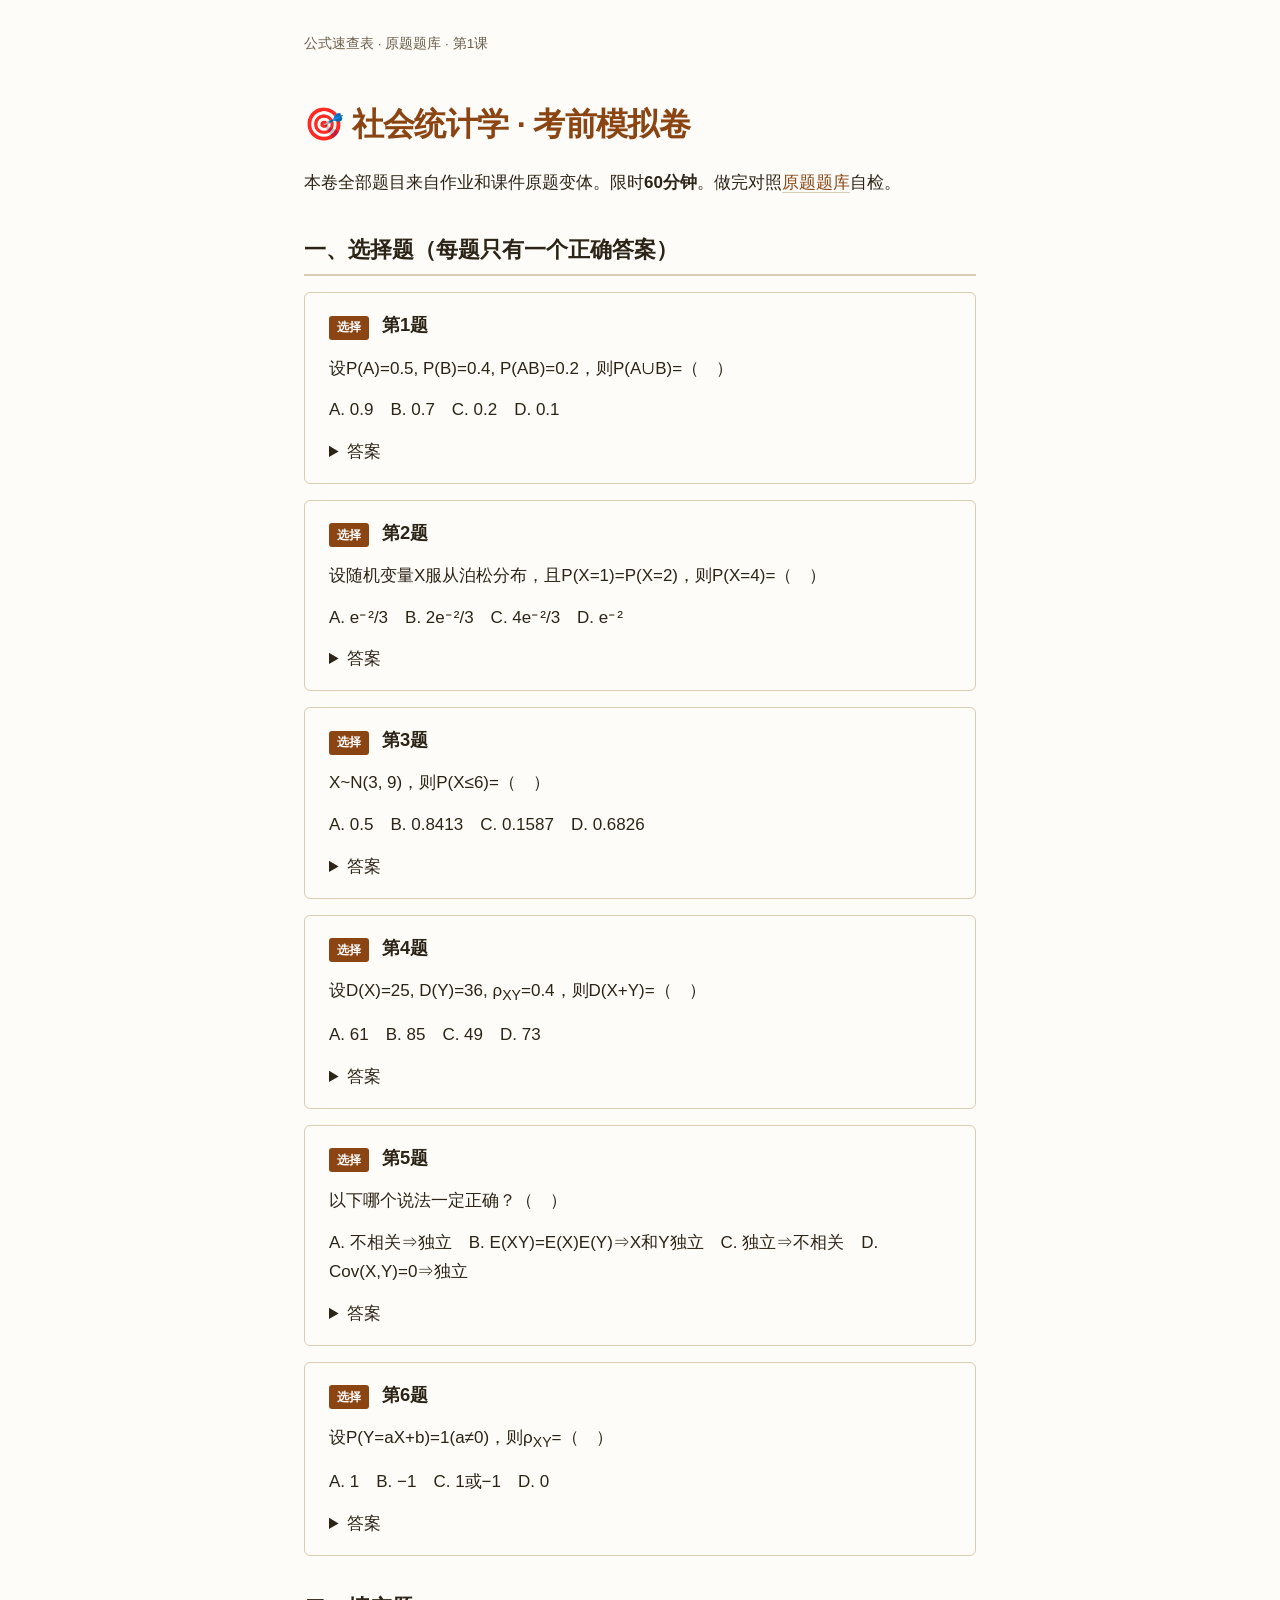
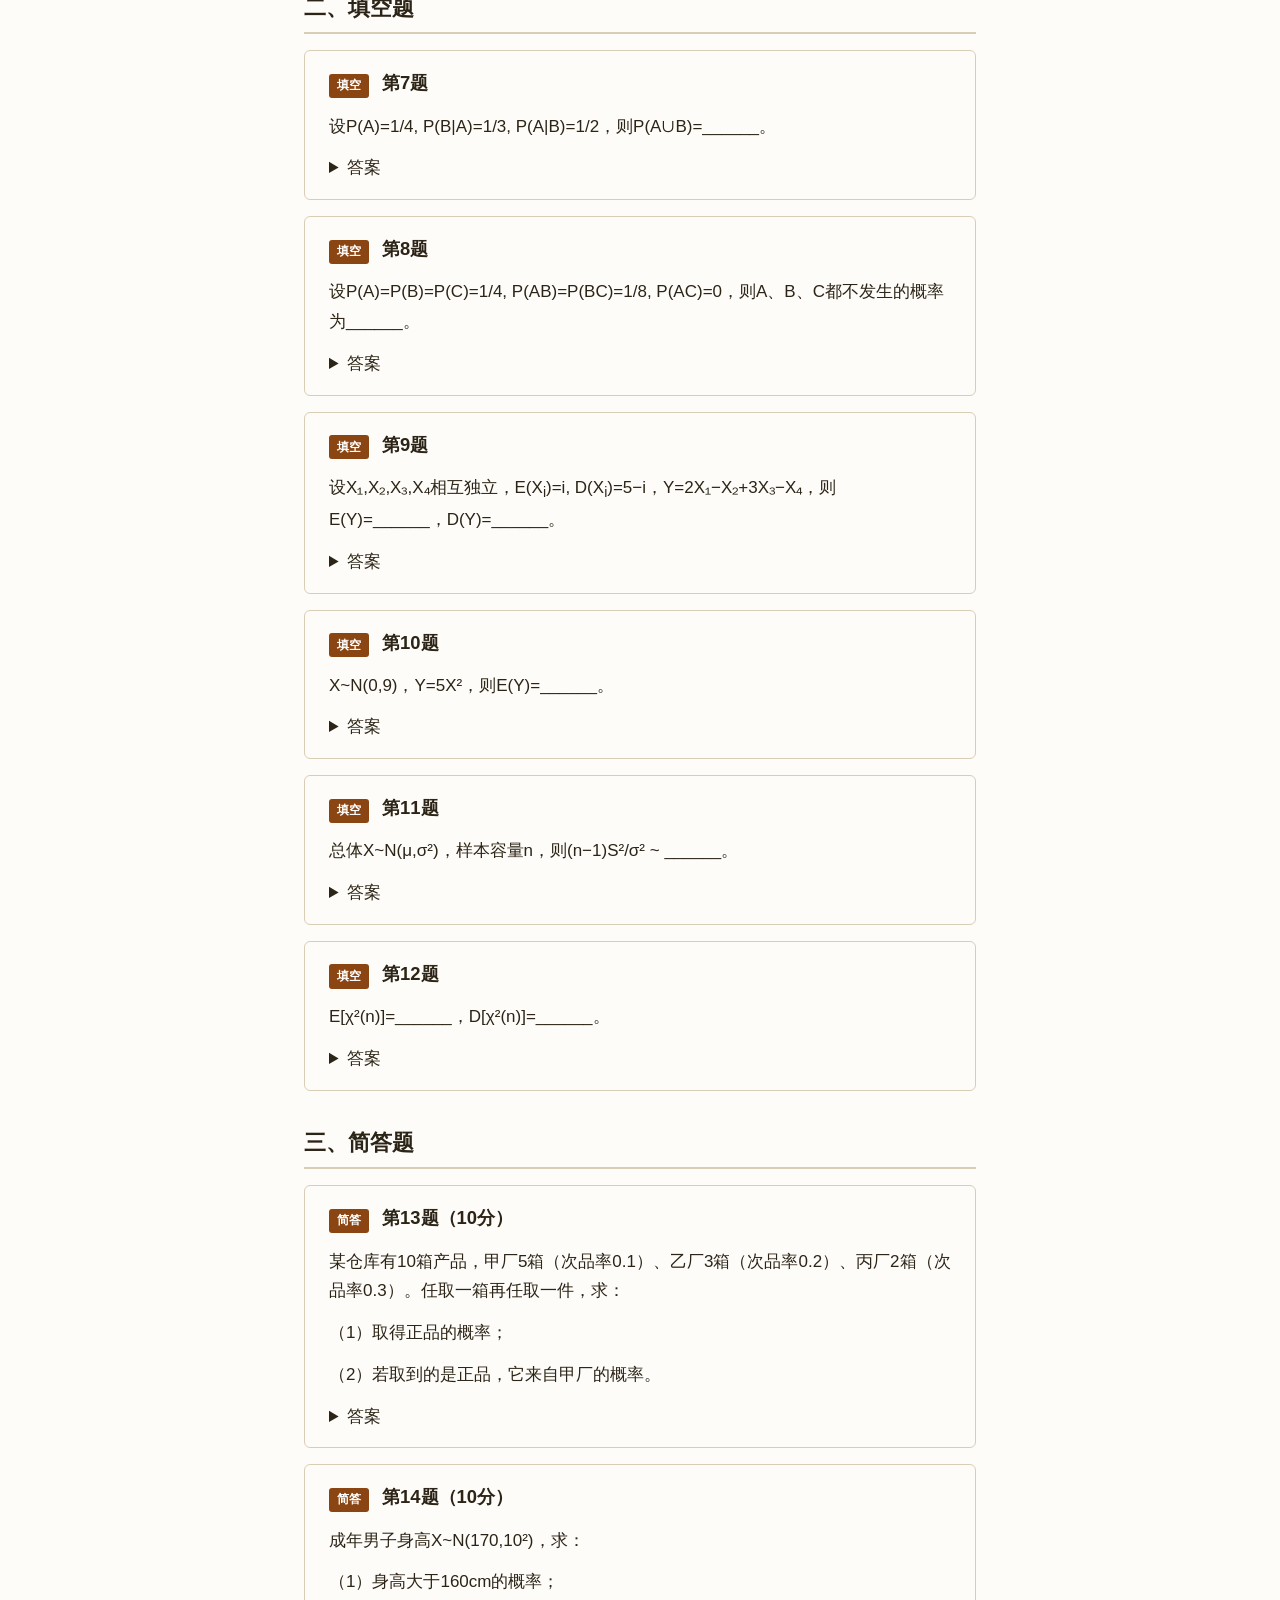
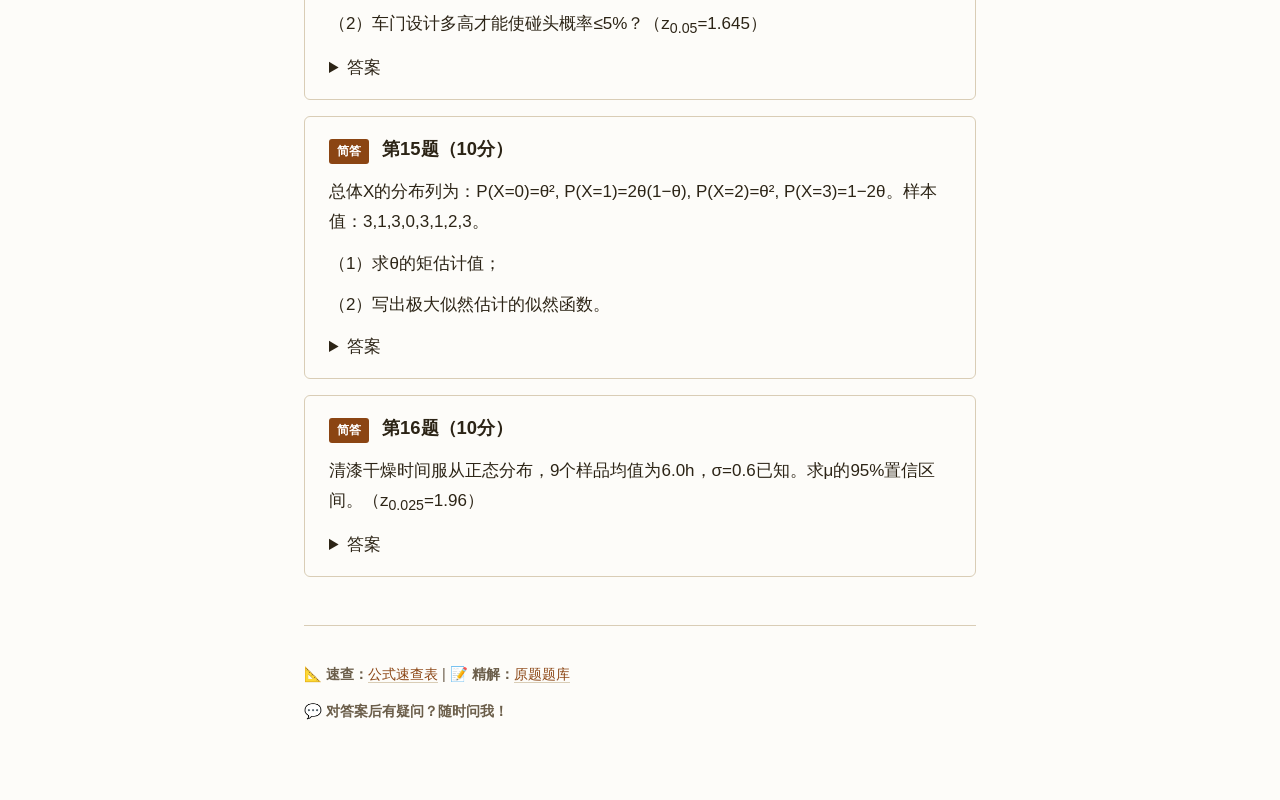
<file: reference/mock-exam.html>
<!DOCTYPE html>
<html lang="zh-CN">
<head>
<meta charset="UTF-8">
<meta name="viewport" content="width=device-width, initial-scale=1.0">
<title>社会统计学 · 考前模拟卷</title>
<link rel="stylesheet" href="../assets/style.css">
<style>
  .q-block { border: 1px solid var(--border); border-radius: var(--radius); padding: 1rem 1.5rem; margin: 1rem 0; }
  .q-block h3 { margin-top: 0; }
  .q-type { display: inline-block; background: var(--accent); color: white; font-size: 0.75rem; padding: 0.1rem 0.5rem; border-radius: 3px; margin-right: 0.5rem; }
</style>
</head>
<body>

<nav class="breadcrumb">
  <a href="../reference/formula-cheat-sheet.html">公式速查表</a> ·
  <a href="../reference/exam-bank.html">原题题库</a> ·
  <a href="../lessons/0001-random-events.html">第1课</a>
</nav>

<h1>🎯 社会统计学 · 考前模拟卷</h1>
<p>本卷全部题目来自作业和课件原题变体。限时<strong>60分钟</strong>。做完对照<a href="../reference/exam-bank.html">原题题库</a>自检。</p>

<h2>一、选择题（每题只有一个正确答案）</h2>

<div class="q-block">
  <h3><span class="q-type">选择</span> 第1题</h3>
  <p>设P(A)=0.5, P(B)=0.4, P(AB)=0.2，则P(A∪B)=（　）</p>
  <p>A. 0.9　B. 0.7　C. 0.2　D. 0.1</p>
  <details><summary>答案</summary>B。P(A∪B)=P(A)+P(B)−P(AB)=0.5+0.4−0.2=0.7</details>
</div>

<div class="q-block">
  <h3><span class="q-type">选择</span> 第2题</h3>
  <p>设随机变量X服从泊松分布，且P(X=1)=P(X=2)，则P(X=4)=（　）</p>
  <p>A. e⁻²/3　B. 2e⁻²/3　C. 4e⁻²/3　D. e⁻²</p>
  <details><summary>答案</summary>B。由λe⁻<sup>λ</sup>=λ²e⁻<sup>λ</sup>/2 得λ=2，P(X=4)=16e⁻²/24=2e⁻²/3</details>
</div>

<div class="q-block">
  <h3><span class="q-type">选择</span> 第3题</h3>
  <p>X~N(3, 9)，则P(X≤6)=（　）</p>
  <p>A. 0.5　B. 0.8413　C. 0.1587　D. 0.6826</p>
  <details><summary>答案</summary>B。Z=(6−3)/3=1，Φ(1)=0.8413</details>
</div>

<div class="q-block">
  <h3><span class="q-type">选择</span> 第4题</h3>
  <p>设D(X)=25, D(Y)=36, ρ<sub>XY</sub>=0.4，则D(X+Y)=（　）</p>
  <p>A. 61　B. 85　C. 49　D. 73</p>
  <details><summary>答案</summary>B。Cov=0.4×5×6=12，D(X+Y)=25+36+2×12=85</details>
</div>

<div class="q-block">
  <h3><span class="q-type">选择</span> 第5题</h3>
  <p>以下哪个说法一定正确？（　）</p>
  <p>A. 不相关⇒独立　B. E(XY)=E(X)E(Y)⇒X和Y独立　C. 独立⇒不相关　D. Cov(X,Y)=0⇒独立</p>
  <details><summary>答案</summary>C。独立一定不相关，反之不成立。</details>
</div>

<div class="q-block">
  <h3><span class="q-type">选择</span> 第6题</h3>
  <p>设P(Y=aX+b)=1(a≠0)，则ρ<sub>XY</sub>=（　）</p>
  <p>A. 1　B. −1　C. 1或−1　D. 0</p>
  <details><summary>答案</summary>C。|ρ|=1表示完全线性相关，a>0时为1，a<0时为−1。</details>
</div>

<h2>二、填空题</h2>

<div class="q-block">
  <h3><span class="q-type">填空</span> 第7题</h3>
  <p>设P(A)=1/4, P(B|A)=1/3, P(A|B)=1/2，则P(A∪B)=______。</p>
  <details><summary>答案</summary>1/3。P(AB)=P(A)P(B|A)=1/12，P(B)=P(AB)/P(A|B)=1/6，P(A∪B)=1/4+1/6−1/12=1/3</details>
</div>

<div class="q-block">
  <h3><span class="q-type">填空</span> 第8题</h3>
  <p>设P(A)=P(B)=P(C)=1/4, P(AB)=P(BC)=1/8, P(AC)=0，则A、B、C都不发生的概率为______。</p>
  <details><summary>答案</summary>1/2。P(A∪B∪C)=3/4−1/4=1/2，都不发生=1−1/2=1/2</details>
</div>

<div class="q-block">
  <h3><span class="q-type">填空</span> 第9题</h3>
  <p>设X₁,X₂,X₃,X₄相互独立，E(X<sub>i</sub>)=i, D(X<sub>i</sub>)=5−i，Y=2X₁−X₂+3X₃−X₄，则E(Y)=______，D(Y)=______。</p>
  <details><summary>答案</summary>E(Y)=5，D(Y)=38</details>
</div>

<div class="q-block">
  <h3><span class="q-type">填空</span> 第10题</h3>
  <p>X~N(0,9)，Y=5X²，则E(Y)=______。</p>
  <details><summary>答案</summary>45。E(X²)=D(X)+[E(X)]²=9，E(Y)=5×9=45</details>
</div>

<div class="q-block">
  <h3><span class="q-type">填空</span> 第11题</h3>
  <p>总体X~N(μ,σ²)，样本容量n，则(n−1)S²/σ² ~ ______。</p>
  <details><summary>答案</summary>χ²(n−1)</details>
</div>

<div class="q-block">
  <h3><span class="q-type">填空</span> 第12题</h3>
  <p>E[χ²(n)]=______，D[χ²(n)]=______。</p>
  <details><summary>答案</summary>n，2n</details>
</div>

<h2>三、简答题</h2>

<div class="q-block">
  <h3><span class="q-type">简答</span> 第13题（10分）</h3>
  <p>某仓库有10箱产品，甲厂5箱（次品率0.1）、乙厂3箱（次品率0.2）、丙厂2箱（次品率0.3）。任取一箱再任取一件，求：</p>
  <p>（1）取得正品的概率；</p>
  <p>（2）若取到的是正品，它来自甲厂的概率。</p>
  <details><summary>答案</summary>
    （1）全概率：P(正)=0.5×0.9+0.3×0.8+0.2×0.7=0.83<br>
    （2）贝叶斯：P(甲|正)=0.5×0.9/0.83=0.45/0.83≈0.542
  </details>
</div>

<div class="q-block">
  <h3><span class="q-type">简答</span> 第14题（10分）</h3>
  <p>成年男子身高X~N(170,10²)，求：</p>
  <p>（1）身高大于160cm的概率；</p>
  <p>（2）车门设计多高才能使碰头概率≤5%？（z<sub>0.05</sub>=1.645）</p>
  <details><summary>答案</summary>
    （1）P(X>160)=P(Z>−1)=Φ(1)=0.8413<br>
    （2）h≥170+1.645×10=186.45cm
  </details>
</div>

<div class="q-block">
  <h3><span class="q-type">简答</span> 第15题（10分）</h3>
  <p>总体X的分布列为：P(X=0)=θ², P(X=1)=2θ(1−θ), P(X=2)=θ², P(X=3)=1−2θ。样本值：3,1,3,0,3,1,2,3。</p>
  <p>（1）求θ的矩估计值；</p>
  <p>（2）写出极大似然估计的似然函数。</p>
  <details><summary>答案</summary>
    （1）<span style="text-decoration:overline">x</span>=2，E(X)=3−4θ，令2=3−4θ，得θ=1/4<br>
    （2）L(θ)=θ²×[2θ(1−θ)]²×θ²×(1−2θ)⁴=4θ⁶(1−θ)²(1−2θ)⁴
  </details>
</div>

<div class="q-block">
  <h3><span class="q-type">简答</span> 第16题（10分）</h3>
  <p>清漆干燥时间服从正态分布，9个样品均值为6.0h，σ=0.6已知。求μ的95%置信区间。（z<sub>0.025</sub>=1.96）</p>
  <details><summary>答案</summary>6±1.96×0.6/3=6±0.392=[5.608, 6.392]</details>
</div>

<div class="lesson-footer">
  <p><strong>📐 速查：</strong><a href="../reference/formula-cheat-sheet.html">公式速查表</a> | <strong>📝 精解：</strong><a href="../reference/exam-bank.html">原题题库</a></p>
  <p>💬 <strong>对答案后有疑问？随时问我！</strong></p>
</div>

</body>
</html>
</file>
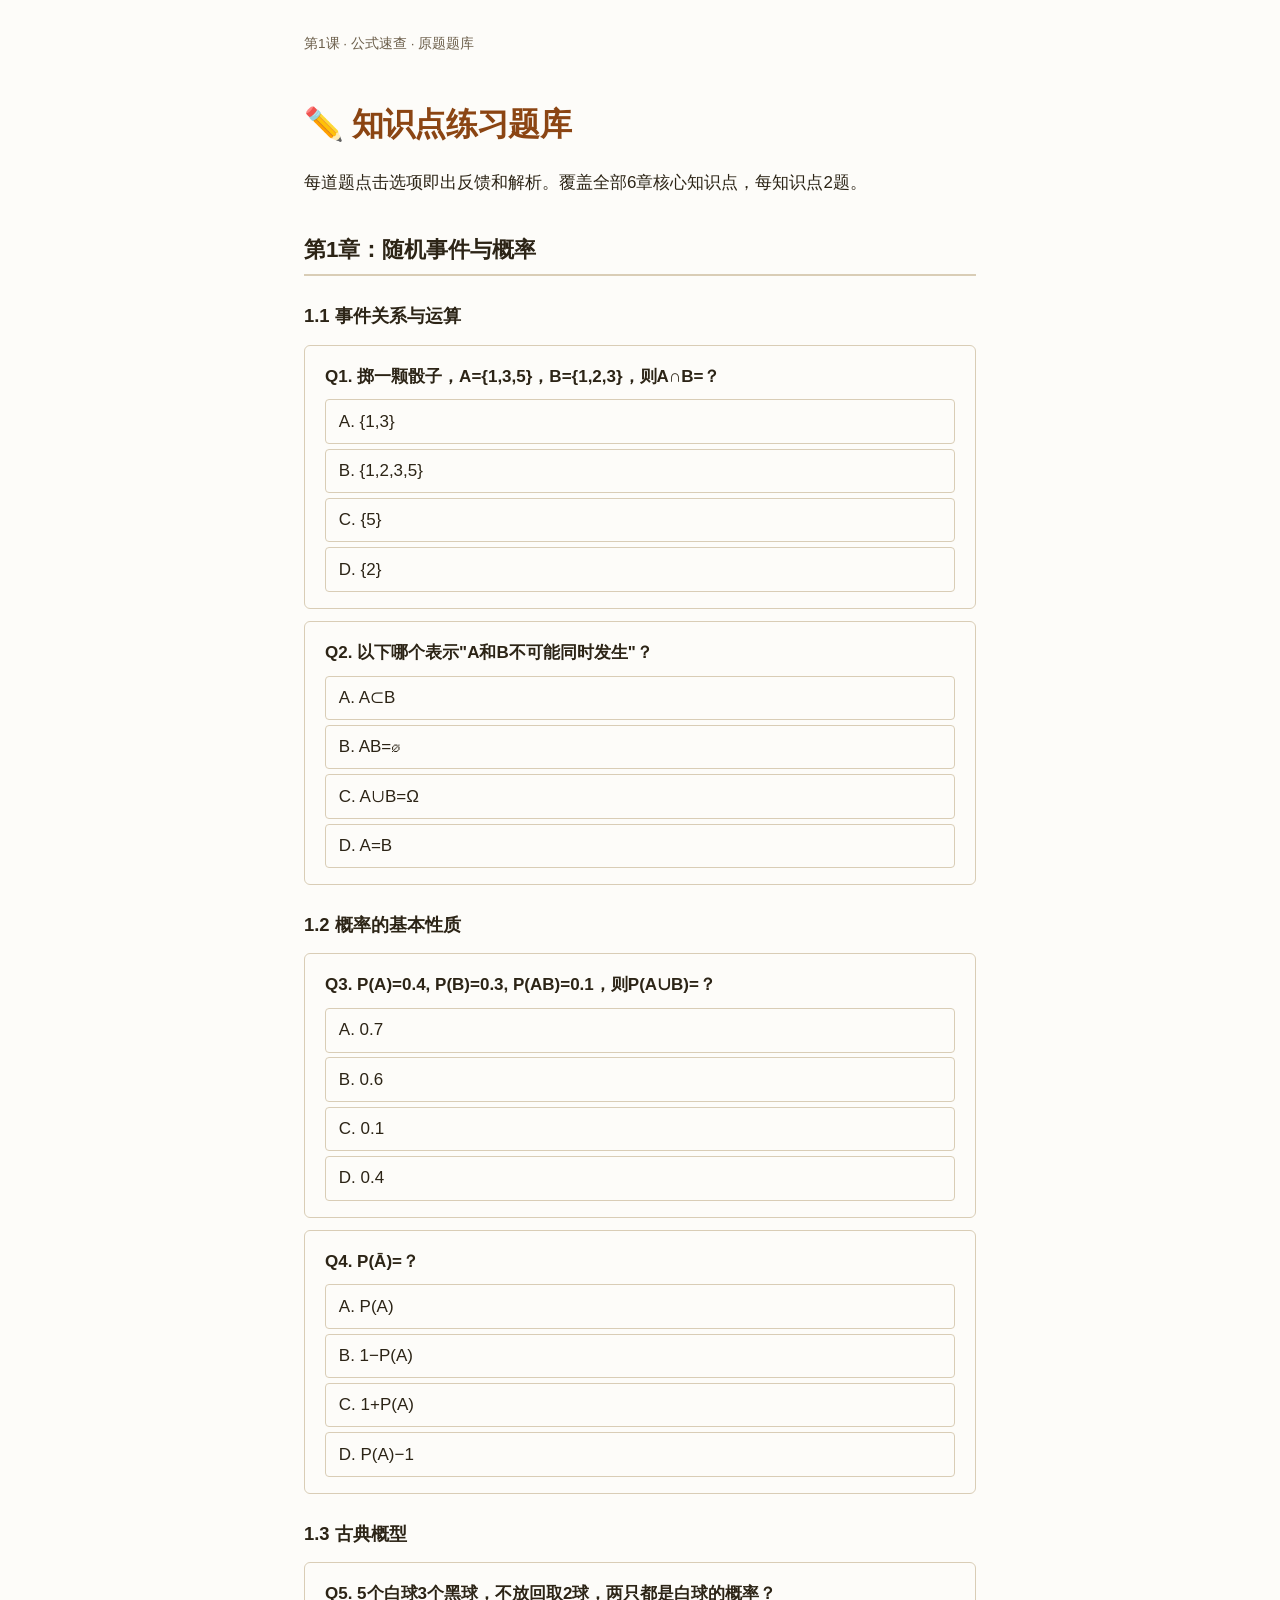
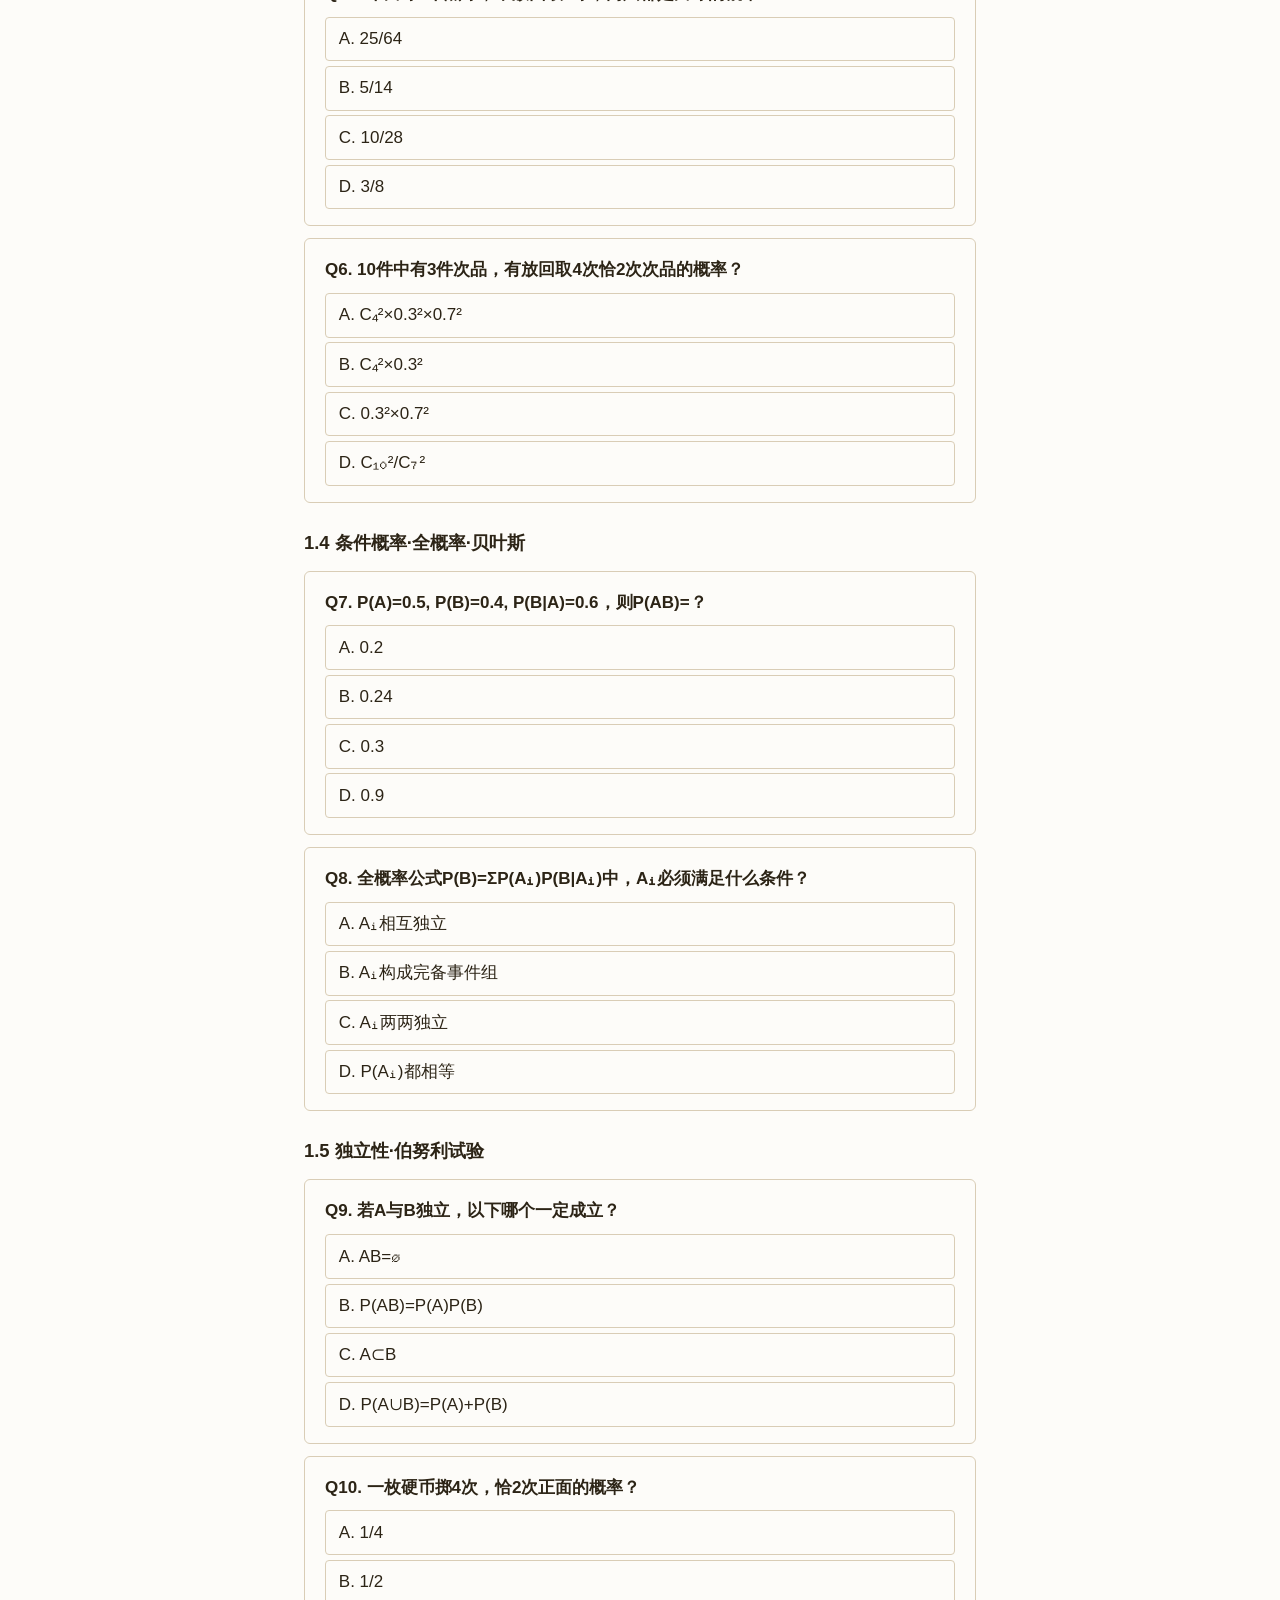
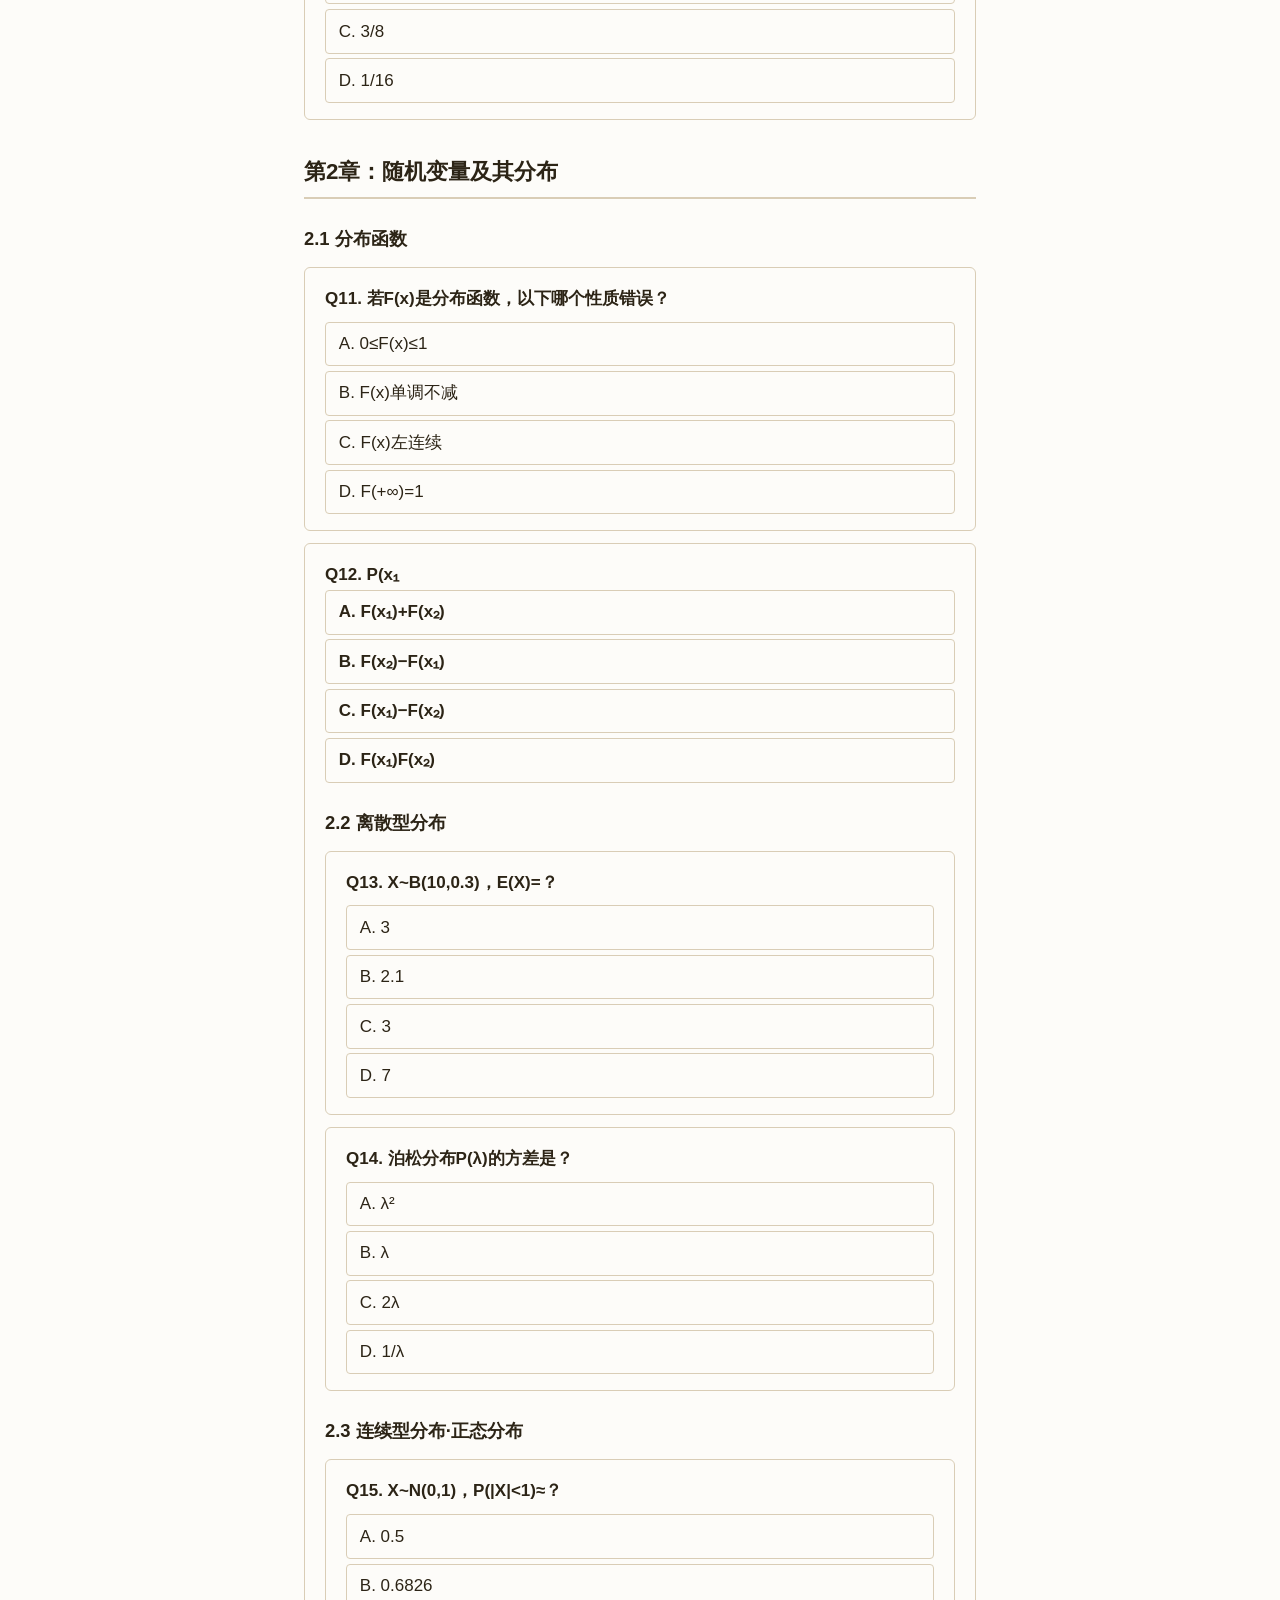
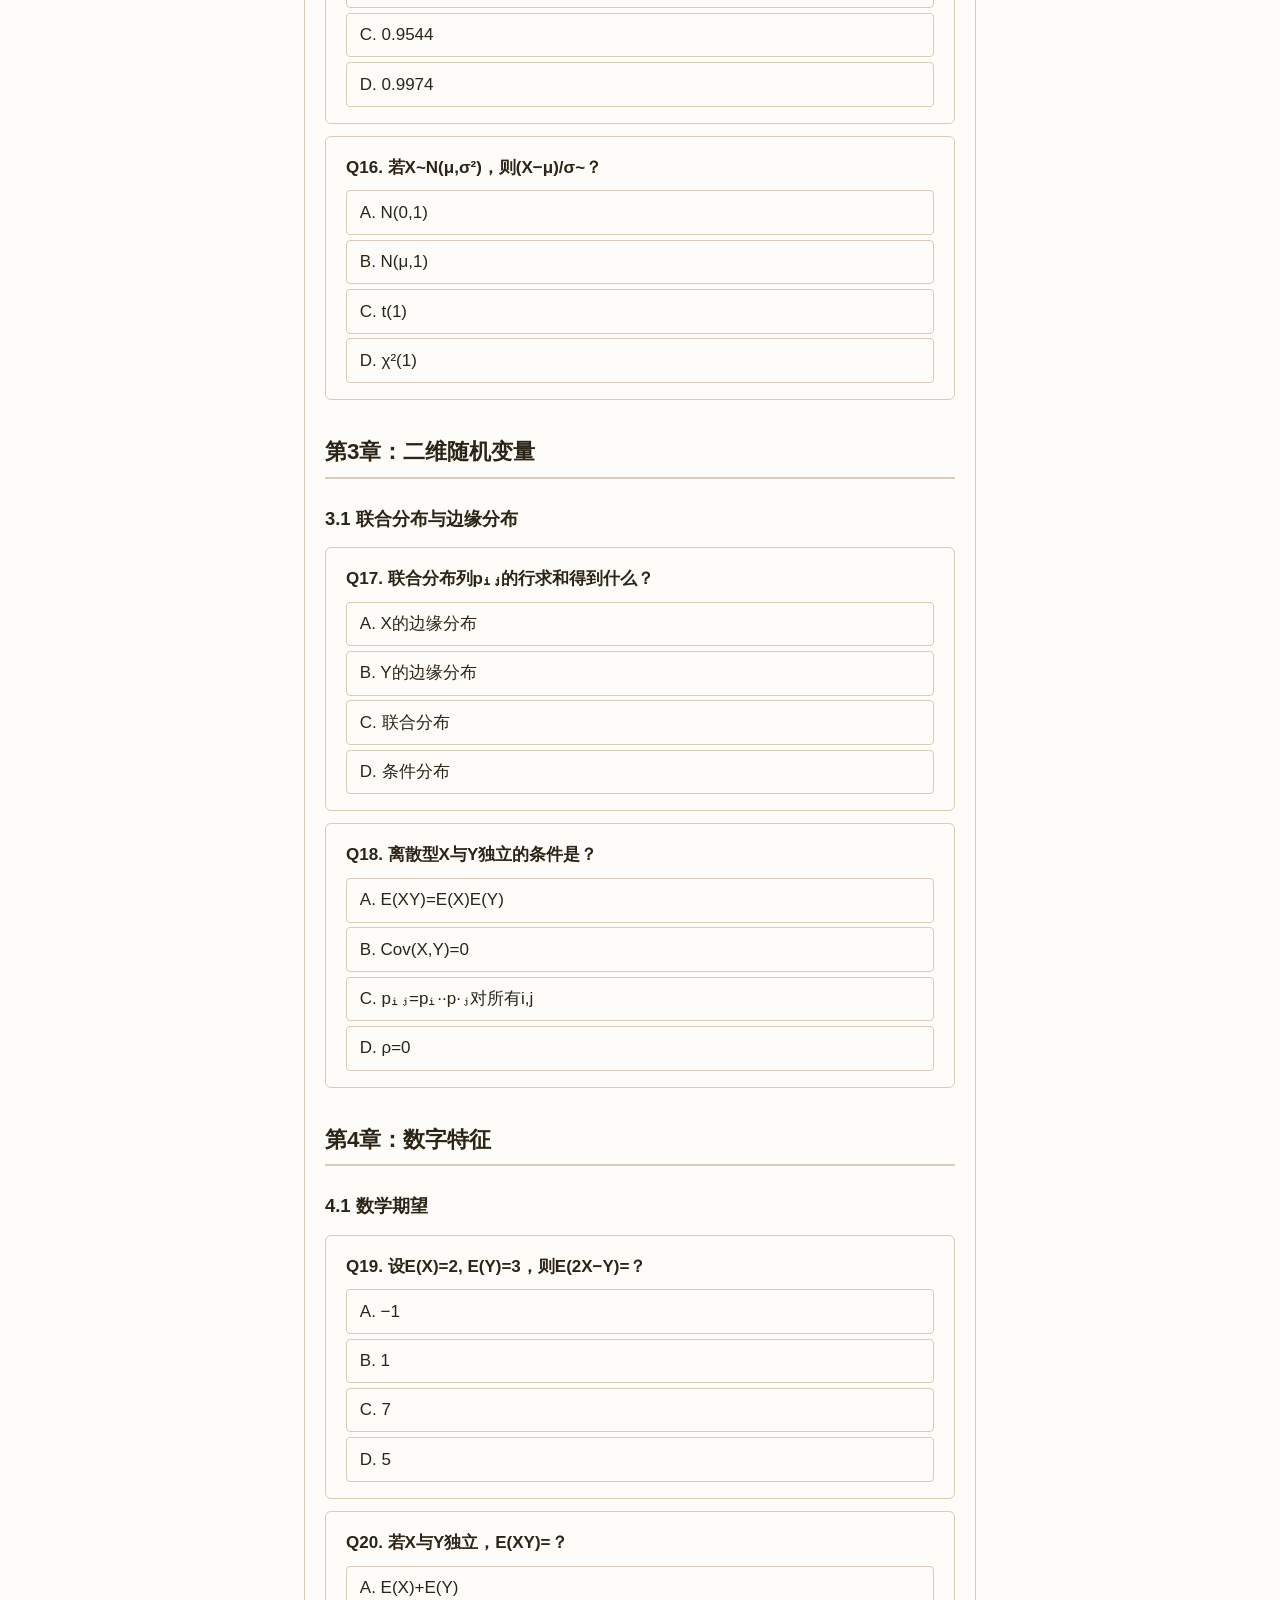
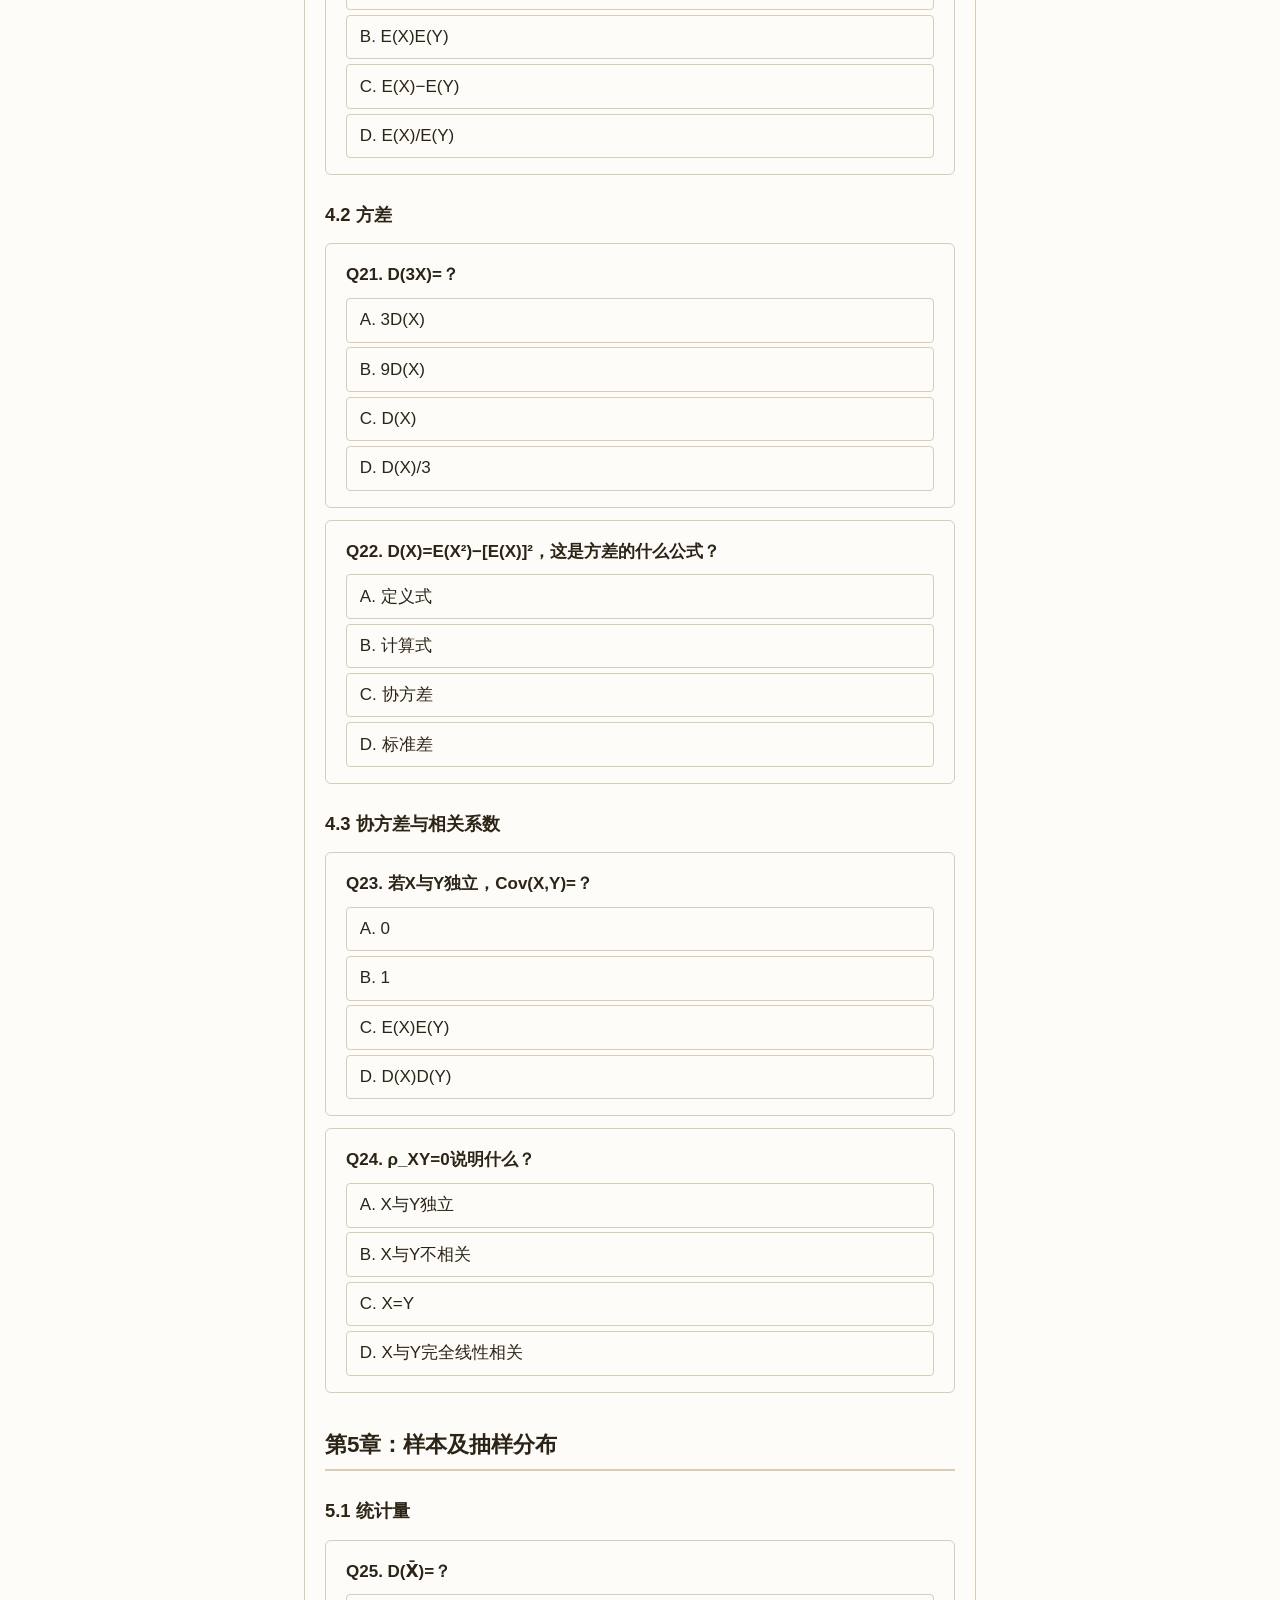
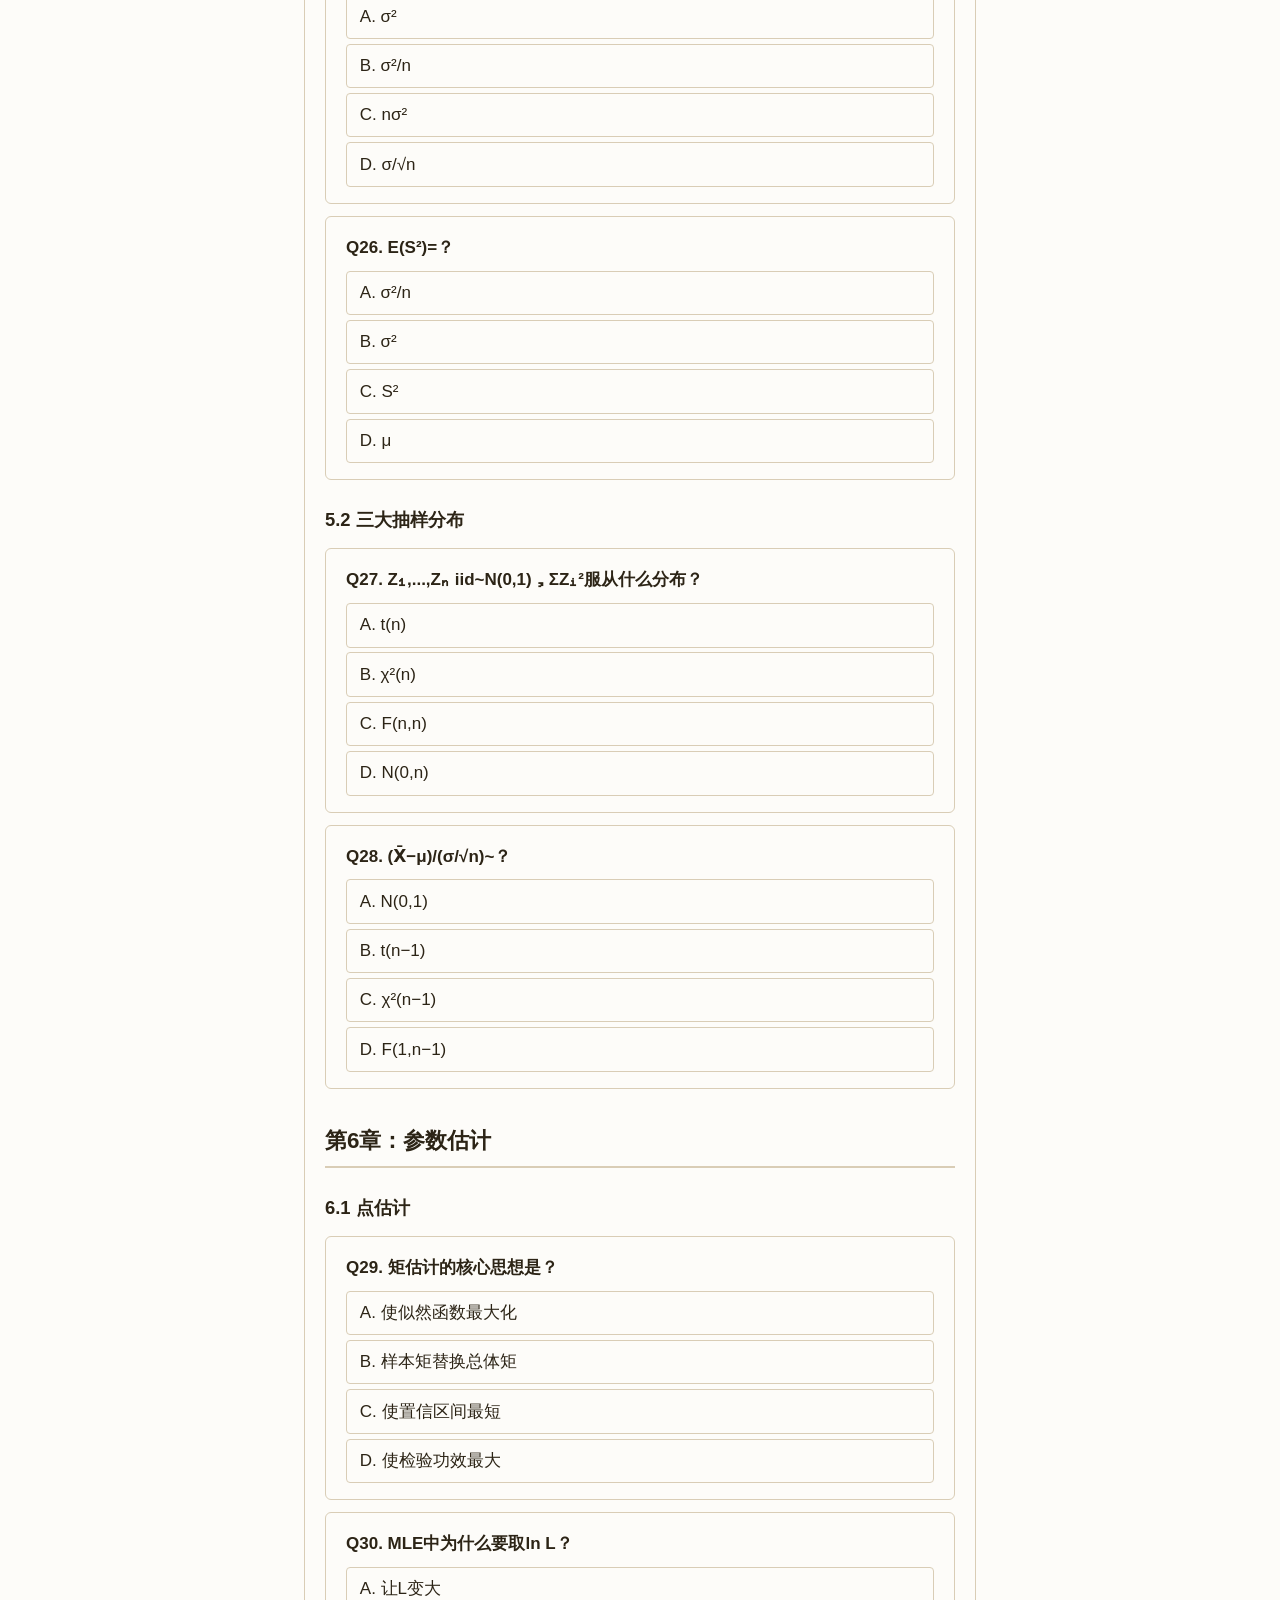
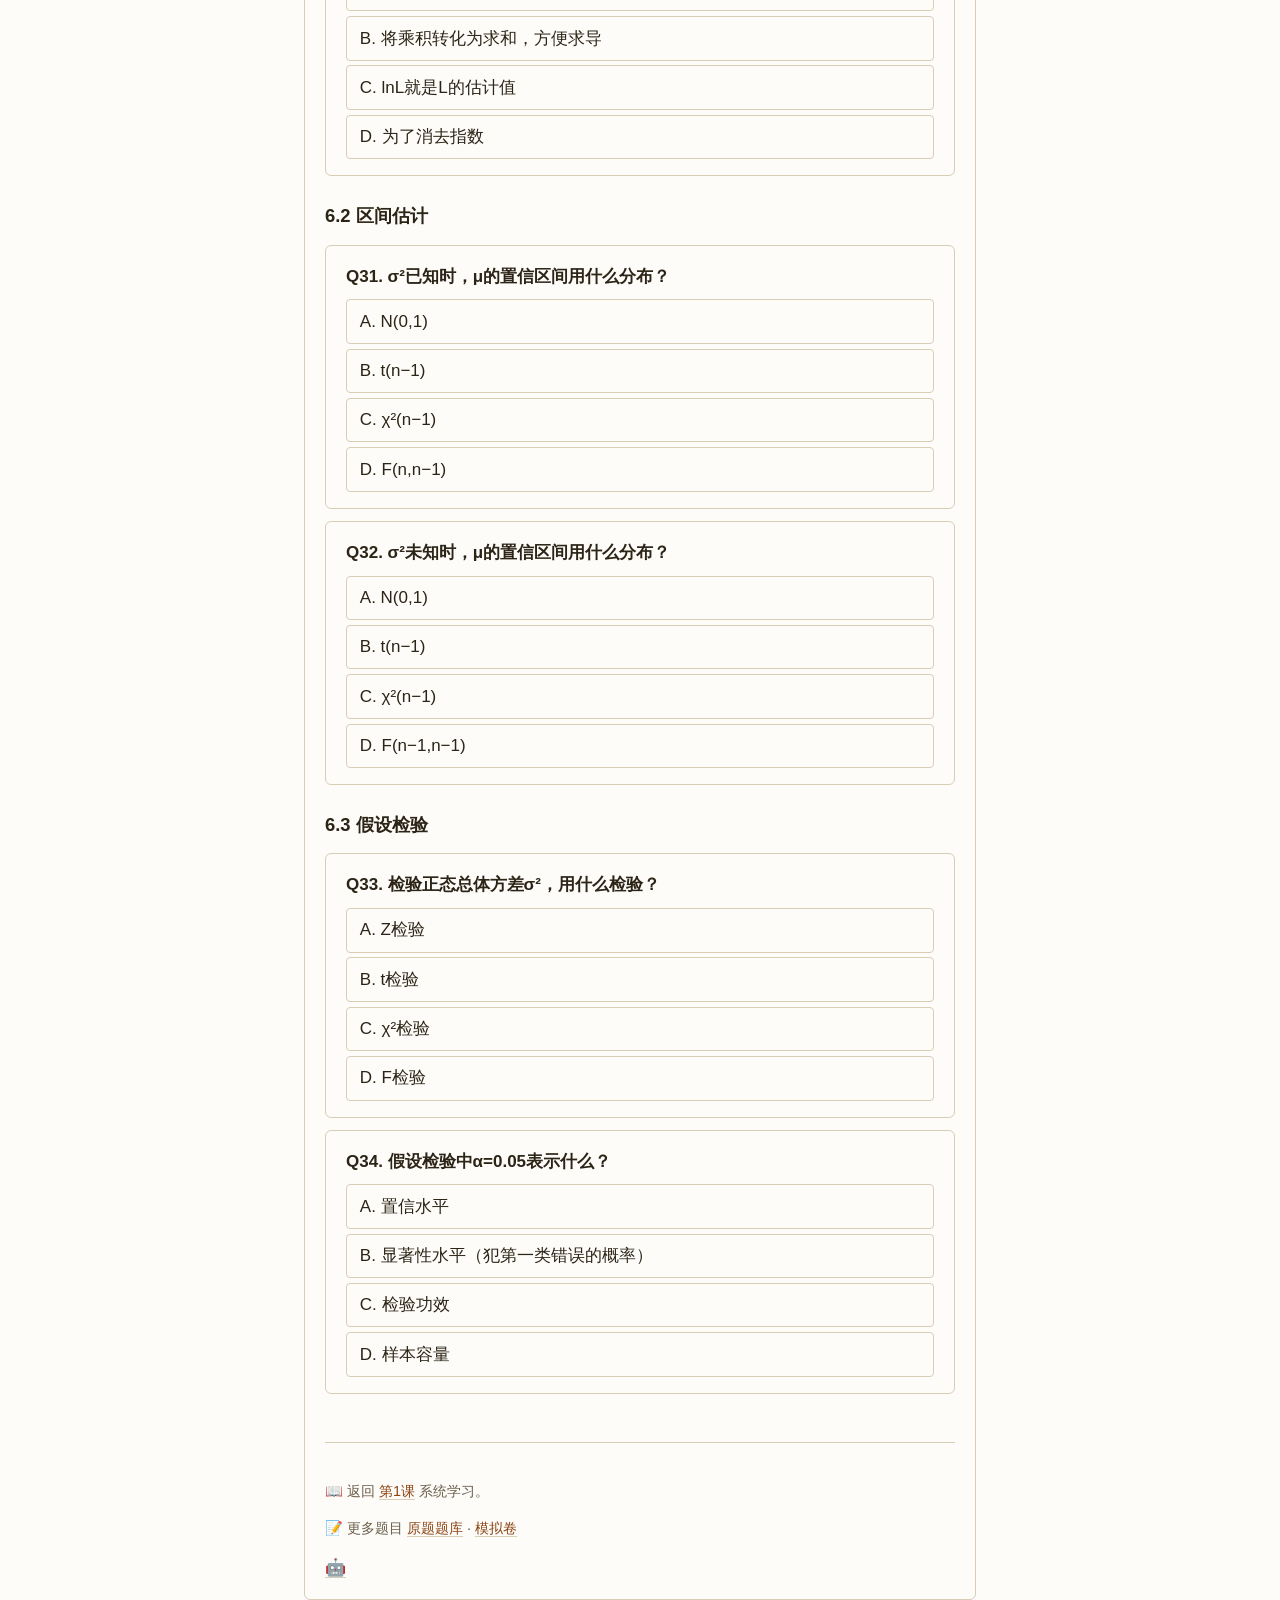
<file: reference/practice-questions.html>
<!DOCTYPE html>
<html lang="zh-CN">
<head>
<meta charset="UTF-8">
<meta name="viewport" content="width=device-width, initial-scale=1.0">
<title>社会统计学 · 知识点练习题库</title>
<link rel="stylesheet" href="../assets/style.css">
<style>
  .qz { border:1px solid var(--border); border-radius:var(--radius); padding:1rem 1.25rem; margin:0.75rem 0; }
  .qz .qtitle { font-weight:600; margin-bottom:0.5rem; }
  .qz .options { display:flex; flex-direction:column; gap:0.3rem; }
  .qz .opt { padding:0.4rem 0.8rem; border:1px solid var(--border); border-radius:4px; cursor:pointer; }
  .qz .opt:hover { background:var(--accent-light); }
  .qz .opt.correct { border-color:var(--correct); background:#d8f3dc; }
  .qz .opt.wrong { border-color:var(--wrong); background:#ffd6d6; }
  .qz .fb { display:none; margin-top:0.4rem; padding:0.4rem 0.8rem; border-radius:4px; }
  .qz .fb.show { display:block; }
  .qz .fb.correct { background:#d8f3dc; color:var(--correct); }
  .qz .fb.wrong { background:#ffd6d6; color:var(--wrong); }
  h2 { cursor:pointer; }
</style>
</head>
<body>

<nav class="breadcrumb">
  <a href="../lessons/0001-random-events.html">第1课</a> ·
  <a href="../reference/formula-cheat-sheet.html">公式速查</a> ·
  <a href="exam-bank.html">原题题库</a>
</nav>

<h1>✏️ 知识点练习题库</h1>
<p>每道题点击选项即出反馈和解析。覆盖全部6章核心知识点，每知识点2题。</p>

<!-- ===== CH1 ===== -->
<h2>第1章：随机事件与概率</h2>

<h3>1.1 事件关系与运算</h3>
<div class="qz" id="q1a"><div class="qtitle">Q1. 掷一颗骰子，A={1,3,5}，B={1,2,3}，则A∩B=？</div>
<div class="options">
<div class="opt" onclick="check('q1a',this,true)">A. {1,3}</div>
<div class="opt" onclick="check('q1a',this,false)">B. {1,2,3,5}</div>
<div class="opt" onclick="check('q1a',this,false)">C. {5}</div>
<div class="opt" onclick="check('q1a',this,false)">D. {2}</div>
</div><div class="fb" id="q1a-fb"></div></div>

<div class="qz" id="q1b"><div class="qtitle">Q2. 以下哪个表示"A和B不可能同时发生"？</div>
<div class="options">
<div class="opt" onclick="check('q1b',this,false)">A. A⊂B</div>
<div class="opt" onclick="check('q1b',this,true)">B. AB=∅</div>
<div class="opt" onclick="check('q1b',this,false)">C. A∪B=Ω</div>
<div class="opt" onclick="check('q1b',this,false)">D. A=B</div>
</div><div class="fb" id="q1b-fb"></div></div>

<h3>1.2 概率的基本性质</h3>
<div class="qz" id="q1c"><div class="qtitle">Q3. P(A)=0.4, P(B)=0.3, P(AB)=0.1，则P(A∪B)=？</div>
<div class="options">
<div class="opt" onclick="check('q1c',this,false)">A. 0.7</div>
<div class="opt" onclick="check('q1c',this,true)">B. 0.6</div>
<div class="opt" onclick="check('q1c',this,false)">C. 0.1</div>
<div class="opt" onclick="check('q1c',this,false)">D. 0.4</div>
</div><div class="fb" id="q1c-fb"></div></div>

<div class="qz" id="q1d"><div class="qtitle">Q4. P(Ā)=？</div>
<div class="options">
<div class="opt" onclick="check('q1d',this,false)">A. P(A)</div>
<div class="opt" onclick="check('q1d',this,true)">B. 1−P(A)</div>
<div class="opt" onclick="check('q1d',this,false)">C. 1+P(A)</div>
<div class="opt" onclick="check('q1d',this,false)">D. P(A)−1</div>
</div><div class="fb" id="q1d-fb"></div></div>

<h3>1.3 古典概型</h3>
<div class="qz" id="q1e"><div class="qtitle">Q5. 5个白球3个黑球，不放回取2球，两只都是白球的概率？</div>
<div class="options">
<div class="opt" onclick="check('q1e',this,false)">A. 25/64</div>
<div class="opt" onclick="check('q1e',this,true)">B. 5/14</div>
<div class="opt" onclick="check('q1e',this,false)">C. 10/28</div>
<div class="opt" onclick="check('q1e',this,false)">D. 3/8</div>
</div><div class="fb" id="q1e-fb"></div></div>

<div class="qz" id="q1f"><div class="qtitle">Q6. 10件中有3件次品，有放回取4次恰2次次品的概率？</div>
<div class="options">
<div class="opt" onclick="check('q1f',this,true)">A. C₄²×0.3²×0.7²</div>
<div class="opt" onclick="check('q1f',this,false)">B. C₄²×0.3²</div>
<div class="opt" onclick="check('q1f',this,false)">C. 0.3²×0.7²</div>
<div class="opt" onclick="check('q1f',this,false)">D. C₁₀²/C₇²</div>
</div><div class="fb" id="q1f-fb"></div></div>

<h3>1.4 条件概率·全概率·贝叶斯</h3>
<div class="qz" id="q1g"><div class="qtitle">Q7. P(A)=0.5, P(B)=0.4, P(B|A)=0.6，则P(AB)=？</div>
<div class="options">
<div class="opt" onclick="check('q1g',this,false)">A. 0.2</div>
<div class="opt" onclick="check('q1g',this,false)">B. 0.24</div>
<div class="opt" onclick="check('q1g',this,true)">C. 0.3</div>
<div class="opt" onclick="check('q1g',this,false)">D. 0.9</div>
</div><div class="fb" id="q1g-fb"></div></div>

<div class="qz" id="q1h"><div class="qtitle">Q8. 全概率公式P(B)=ΣP(Aᵢ)P(B|Aᵢ)中，Aᵢ必须满足什么条件？</div>
<div class="options">
<div class="opt" onclick="check('q1h',this,false)">A. Aᵢ相互独立</div>
<div class="opt" onclick="check('q1h',this,true)">B. Aᵢ构成完备事件组</div>
<div class="opt" onclick="check('q1h',this,false)">C. Aᵢ两两独立</div>
<div class="opt" onclick="check('q1h',this,false)">D. P(Aᵢ)都相等</div>
</div><div class="fb" id="q1h-fb"></div></div>

<h3>1.5 独立性·伯努利试验</h3>
<div class="qz" id="q1i"><div class="qtitle">Q9. 若A与B独立，以下哪个一定成立？</div>
<div class="options">
<div class="opt" onclick="check('q1i',this,false)">A. AB=∅</div>
<div class="opt" onclick="check('q1i',this,true)">B. P(AB)=P(A)P(B)</div>
<div class="opt" onclick="check('q1i',this,false)">C. A⊂B</div>
<div class="opt" onclick="check('q1i',this,false)">D. P(A∪B)=P(A)+P(B)</div>
</div><div class="fb" id="q1i-fb"></div></div>

<div class="qz" id="q1j"><div class="qtitle">Q10. 一枚硬币掷4次，恰2次正面的概率？</div>
<div class="options">
<div class="opt" onclick="check('q1j',this,false)">A. 1/4</div>
<div class="opt" onclick="check('q1j',this,false)">B. 1/2</div>
<div class="opt" onclick="check('q1j',this,true)">C. 3/8</div>
<div class="opt" onclick="check('q1j',this,false)">D. 1/16</div>
</div><div class="fb" id="q1j-fb"></div></div>

<!-- ===== CH2 ===== -->
<h2>第2章：随机变量及其分布</h2>

<h3>2.1 分布函数</h3>
<div class="qz" id="q2a"><div class="qtitle">Q11. 若F(x)是分布函数，以下哪个性质错误？</div>
<div class="options">
<div class="opt" onclick="check('q2a',this,false)">A. 0≤F(x)≤1</div>
<div class="opt" onclick="check('2a',this,false)">B. F(x)单调不减</div>
<div class="opt" onclick="check('q2a',this,true)">C. F(x)左连续</div>
<div class="opt" onclick="check('q2a',this,false)">D. F(+∞)=1</div>
</div><div class="fb" id="q2a-fb"></div></div>

<div class="qz" id="q2b"><div class="qtitle">Q12. P(x₁<X≤x₂)=？</div>
<div class="options">
<div class="opt" onclick="check('q2b',this,false)">A. F(x₁)+F(x₂)</div>
<div class="opt" onclick="check('q2b',this,true)">B. F(x₂)−F(x₁)</div>
<div class="opt" onclick="check('q2b',this,false)">C. F(x₁)−F(x₂)</div>
<div class="opt" onclick="check('q2b',this,false)">D. F(x₁)F(x₂)</div>
</div><div class="fb" id="q2b-fb"></div></div>

<h3>2.2 离散型分布</h3>
<div class="qz" id="q2c"><div class="qtitle">Q13. X~B(10,0.3)，E(X)=？</div>
<div class="options">
<div class="opt" onclick="check('q2c',this,false)">A. 3</div>
<div class="opt" onclick="check('q2c',this,false)">B. 2.1</div>
<div class="opt" onclick="check('q2c',this,true)">C. 3</div>
<div class="opt" onclick="check('q2c',this,false)">D. 7</div>
</div><div class="fb" id="q2c-fb"></div></div>

<div class="qz" id="q2d"><div class="qtitle">Q14. 泊松分布P(λ)的方差是？</div>
<div class="options">
<div class="opt" onclick="check('q2d',this,false)">A. λ²</div>
<div class="opt" onclick="check('q2d',this,true)">B. λ</div>
<div class="opt" onclick="check('q2d',this,false)">C. 2λ</div>
<div class="opt" onclick="check('q2d',this,false)">D. 1/λ</div>
</div><div class="fb" id="q2d-fb"></div></div>

<h3>2.3 连续型分布·正态分布</h3>
<div class="qz" id="q2e"><div class="qtitle">Q15. X~N(0,1)，P(|X|<1)≈？</div>
<div class="options">
<div class="opt" onclick="check('q2e',this,false)">A. 0.5</div>
<div class="opt" onclick="check('q2e',this,true)">B. 0.6826</div>
<div class="opt" onclick="check('q2e',this,false)">C. 0.9544</div>
<div class="opt" onclick="check('q2e',this,false)">D. 0.9974</div>
</div><div class="fb" id="q2e-fb"></div></div>

<div class="qz" id="q2f"><div class="qtitle">Q16. 若X~N(μ,σ²)，则(X−μ)/σ~？</div>
<div class="options">
<div class="opt" onclick="check('q2f',this,true)">A. N(0,1)</div>
<div class="opt" onclick="check('q2f',this,false)">B. N(μ,1)</div>
<div class="opt" onclick="check('q2f',this,false)">C. t(1)</div>
<div class="opt" onclick="check('q2f',this,false)">D. χ²(1)</div>
</div><div class="fb" id="q2f-fb"></div></div>

<!-- ===== CH3 ===== -->
<h2>第3章：二维随机变量</h2>

<h3>3.1 联合分布与边缘分布</h3>
<div class="qz" id="q3a"><div class="qtitle">Q17. 联合分布列pᵢⱼ的行求和得到什么？</div>
<div class="options">
<div class="opt" onclick="check('q3a',this,true)">A. X的边缘分布</div>
<div class="opt" onclick="check('q3a',this,false)">B. Y的边缘分布</div>
<div class="opt" onclick="check('q3a',this,false)">C. 联合分布</div>
<div class="opt" onclick="check('q3a',this,false)">D. 条件分布</div>
</div><div class="fb" id="q3a-fb"></div></div>

<div class="qz" id="q3b"><div class="qtitle">Q18. 离散型X与Y独立的条件是？</div>
<div class="options">
<div class="opt" onclick="check('q3b',this,false)">A. E(XY)=E(X)E(Y)</div>
<div class="opt" onclick="check('q3b',this,false)">B. Cov(X,Y)=0</div>
<div class="opt" onclick="check('q3b',this,true)">C. pᵢⱼ=pᵢ··p·ⱼ对所有i,j</div>
<div class="opt" onclick="check('q3b',this,false)">D. ρ=0</div>
</div><div class="fb" id="q3b-fb"></div></div>

<!-- ===== CH4 ===== -->
<h2>第4章：数字特征</h2>

<h3>4.1 数学期望</h3>
<div class="qz" id="q4a"><div class="qtitle">Q19. 设E(X)=2, E(Y)=3，则E(2X−Y)=？</div>
<div class="options">
<div class="opt" onclick="check('q4a',this,false)">A. −1</div>
<div class="opt" onclick="check('q4a',this,true)">B. 1</div>
<div class="opt" onclick="check('q4a',this,false)">C. 7</div>
<div class="opt" onclick="check('q4a',this,false)">D. 5</div>
</div><div class="fb" id="q4a-fb"></div></div>

<div class="qz" id="q4b"><div class="qtitle">Q20. 若X与Y独立，E(XY)=？</div>
<div class="options">
<div class="opt" onclick="check('q4b',this,false)">A. E(X)+E(Y)</div>
<div class="opt" onclick="check('q4b',this,true)">B. E(X)E(Y)</div>
<div class="opt" onclick="check('q4b',this,false)">C. E(X)−E(Y)</div>
<div class="opt" onclick="check('q4b',this,false)">D. E(X)/E(Y)</div>
</div><div class="fb" id="q4b-fb"></div></div>

<h3>4.2 方差</h3>
<div class="qz" id="q4c"><div class="qtitle">Q21. D(3X)=？</div>
<div class="options">
<div class="opt" onclick="check('q4c',this,false)">A. 3D(X)</div>
<div class="opt" onclick="check('q4c',this,true)">B. 9D(X)</div>
<div class="opt" onclick="check('q4c',this,false)">C. D(X)</div>
<div class="opt" onclick="check('q4c',this,false)">D. D(X)/3</div>
</div><div class="fb" id="q4c-fb"></div></div>

<div class="qz" id="q4d"><div class="qtitle">Q22. D(X)=E(X²)−[E(X)]²，这是方差的什么公式？</div>
<div class="options">
<div class="opt" onclick="check('q4d',this,false)">A. 定义式</div>
<div class="opt" onclick="check('q4d',this,true)">B. 计算式</div>
<div class="opt" onclick="check('q4d',this,false)">C. 协方差</div>
<div class="opt" onclick="check('q4d',this,false)">D. 标准差</div>
</div><div class="fb" id="q4d-fb"></div></div>

<h3>4.3 协方差与相关系数</h3>
<div class="qz" id="q4e"><div class="qtitle">Q23. 若X与Y独立，Cov(X,Y)=？</div>
<div class="options">
<div class="opt" onclick="check('q4e',this,true)">A. 0</div>
<div class="opt" onclick="check('q4e',this,false)">B. 1</div>
<div class="opt" onclick="check('q4e',this,false)">C. E(X)E(Y)</div>
<div class="opt" onclick="check('q4e',this,false)">D. D(X)D(Y)</div>
</div><div class="fb" id="q4e-fb"></div></div>

<div class="qz" id="q4f"><div class="qtitle">Q24. ρ_XY=0说明什么？</div>
<div class="options">
<div class="opt" onclick="check('q4f',this,false)">A. X与Y独立</div>
<div class="opt" onclick="check('q4f',this,true)">B. X与Y不相关</div>
<div class="opt" onclick="check('q4f',this,false)">C. X=Y</div>
<div class="opt" onclick="check('q4f',this,false)">D. X与Y完全线性相关</div>
</div><div class="fb" id="q4f-fb"></div></div>

<!-- ===== CH5 ===== -->
<h2>第5章：样本及抽样分布</h2>

<h3>5.1 统计量</h3>
<div class="qz" id="q5a"><div class="qtitle">Q25. D(X̄)=？</div>
<div class="options">
<div class="opt" onclick="check('q5a',this,false)">A. σ²</div>
<div class="opt" onclick="check('q5a',this,true)">B. σ²/n</div>
<div class="opt" onclick="check('q5a',this,false)">C. nσ²</div>
<div class="opt" onclick="check('q5a',this,false)">D. σ/√n</div>
</div><div class="fb" id="q5a-fb"></div></div>

<div class="qz" id="q5b"><div class="qtitle">Q26. E(S²)=？</div>
<div class="options">
<div class="opt" onclick="check('q5b',this,false)">A. σ²/n</div>
<div class="opt" onclick="check('q5b',this,true)">B. σ²</div>
<div class="opt" onclick="check('q5b',this,false)">C. S²</div>
<div class="opt" onclick="check('q5b',this,false)">D. μ</div>
</div><div class="fb" id="q5b-fb"></div></div>

<h3>5.2 三大抽样分布</h3>
<div class="qz" id="q5c"><div class="qtitle">Q27. Z₁,...,Zₙ iid~N(0,1)，ΣZᵢ²服从什么分布？</div>
<div class="options">
<div class="opt" onclick="check('q5c',this,false)">A. t(n)</div>
<div class="opt" onclick="check('q5c',this,true)">B. χ²(n)</div>
<div class="opt" onclick="check('q5c',this,false)">C. F(n,n)</div>
<div class="opt" onclick="check('q5c',this,false)">D. N(0,n)</div>
</div><div class="fb" id="q5c-fb"></div></div>

<div class="qz" id="q5d"><div class="qtitle">Q28. (X̄−μ)/(σ/√n)~？</div>
<div class="options">
<div class="opt" onclick="check('q5d',this,true)">A. N(0,1)</div>
<div class="opt" onclick="check('q5d',this,false)">B. t(n−1)</div>
<div class="opt" onclick="check('q5d',this,false)">C. χ²(n−1)</div>
<div class="opt" onclick="check('q5d',this,false)">D. F(1,n−1)</div>
</div><div class="fb" id="q5d-fb"></div></div>

<!-- ===== CH6 ===== -->
<h2>第6章：参数估计</h2>

<h3>6.1 点估计</h3>
<div class="qz" id="q6a"><div class="qtitle">Q29. 矩估计的核心思想是？</div>
<div class="options">
<div class="opt" onclick="check('q6a',this,false)">A. 使似然函数最大化</div>
<div class="opt" onclick="check('q6a',this,true)">B. 样本矩替换总体矩</div>
<div class="opt" onclick="check('q6a',this,false)">C. 使置信区间最短</div>
<div class="opt" onclick="check('q6a',this,false)">D. 使检验功效最大</div>
</div><div class="fb" id="q6a-fb"></div></div>

<div class="qz" id="q6b"><div class="qtitle">Q30. MLE中为什么要取ln L？</div>
<div class="options">
<div class="opt" onclick="check('q6b',this,false)">A. 让L变大</div>
<div class="opt" onclick="check('q6b',this,true)">B. 将乘积转化为求和，方便求导</div>
<div class="opt" onclick="check('q6b',this,false)">C. lnL就是L的估计值</div>
<div class="opt" onclick="check('q6b',this,false)">D. 为了消去指数</div>
</div><div class="fb" id="q6b-fb"></div></div>

<h3>6.2 区间估计</h3>
<div class="qz" id="q6c"><div class="qtitle">Q31. σ²已知时，μ的置信区间用什么分布？</div>
<div class="options">
<div class="opt" onclick="check('q6c',this,true)">A. N(0,1)</div>
<div class="opt" onclick="check('q6c',this,false)">B. t(n−1)</div>
<div class="opt" onclick="check('q6c',this,false)">C. χ²(n−1)</div>
<div class="opt" onclick="check('q6c',this,false)">D. F(n,n−1)</div>
</div><div class="fb" id="q6c-fb"></div></div>

<div class="qz" id="q6d"><div class="qtitle">Q32. σ²未知时，μ的置信区间用什么分布？</div>
<div class="options">
<div class="opt" onclick="check('q6d',this,false)">A. N(0,1)</div>
<div class="opt" onclick="check('q6d',this,true)">B. t(n−1)</div>
<div class="opt" onclick="check('q6d',this,false)">C. χ²(n−1)</div>
<div class="opt" onclick="check('q6d',this,false)">D. F(n−1,n−1)</div>
</div><div class="fb" id="q6d-fb"></div></div>

<h3>6.3 假设检验</h3>
<div class="qz" id="q6e"><div class="qtitle">Q33. 检验正态总体方差σ²，用什么检验？</div>
<div class="options">
<div class="opt" onclick="check('q6e',this,false)">A. Z检验</div>
<div class="opt" onclick="check('q6e',this,false)">B. t检验</div>
<div class="opt" onclick="check('q6e',this,true)">C. χ²检验</div>
<div class="opt" onclick="check('q6e',this,false)">D. F检验</div>
</div><div class="fb" id="q6e-fb"></div></div>

<div class="qz" id="q6f"><div class="qtitle">Q34. 假设检验中α=0.05表示什么？</div>
<div class="options">
<div class="opt" onclick="check('q6f',this,false)">A. 置信水平</div>
<div class="opt" onclick="check('q6f',this,true)">B. 显著性水平（犯第一类错误的概率）</div>
<div class="opt" onclick="check('q6f',this,false)">C. 检验功效</div>
<div class="opt" onclick="check('q6f',this,false)">D. 样本容量</div>
</div><div class="fb" id="q6f-fb"></div></div>

<div class="lesson-footer">
  <p>📖 返回 <a href="../lessons/0001-random-events.html">第1课</a> 系统学习。</p>
  <p>📝 更多题目 <a href="exam-bank.html">原题题库</a> · <a href="mock-exam.html">模拟卷</a></p>
</div>

<script>
function check(qid, el, isCorrect) {
  const qz = document.getElementById(qid);
  qz.querySelectorAll('.opt').forEach(o => o.className = 'opt');
  el.classList.add('correct');
  if(!isCorrect) el.classList.add('wrong');
  const fb = document.getElementById(qid+'-fb');
  fb.className = 'fb show ' + (isCorrect ? 'correct' : 'wrong');
  const ans = {
    'q1a':'A。交集=两个集合共有的元素。A={1,3,5}∩B={1,2,3}={1,3}',
    'q1b':'B。互斥（互不相容）定义为AB=∅，即两个事件不可能同时发生。',
    'q1c':'B。P(A∪B)=P(A)+P(B)−P(AB)=0.4+0.3−0.1=0.6',
    'q1d':'B。对立事件概率：P(Ā)=1−P(A)',
    'q1e':'B。C₅²/C₈²=10/28=5/14',
    'q1f':'A。有放回=伯努利试验。n=4,p=0.3,k=2:C₄²·0.3²·(1−0.3)²',
    'q1g':'C。P(AB)=P(A)·P(B|A)=0.5×0.6=0.3',
    'q1h':'B。完备事件组：互不相容且和为Ω。',
    'q1i':'B。独立性的定义就是P(AB)=P(A)P(B)。',
    'q1j':'C。C₄²(1/2)²(1/2)²=6/16=3/8',
    'q2a':'C。分布函数是右连续，不是左连续。',
    'q2b':'B。P(x₁<X≤x₂)=P(X≤x₂)−P(X≤x₁)=F(x₂)−F(x₁)',
    'q2c':'C。E(X)=np=10×0.3=3',
    'q2d':'B。泊松分布P(λ)的期望和方差都是λ。',
    'q2e':'B。标准正态下P(|Z|<1)≈0.6826（1σ原则）',
    'q2f':'A。标准化定理：X~N(μ,σ²)⇒(X−μ)/σ~N(0,1)',
    'q3a':'A。行求和=Σⱼpᵢⱼ=P(X=xᵢ)=X的边缘分布',
    'q3b':'C。离散型独立⟺联合=边缘乘积(对所有i,j)',
    'q4a':'B。E(2X−Y)=2E(X)−E(Y)=4−3=1',
    'q4b':'B。独立时E(XY)=E(X)E(Y)',
    'q4c':'B。D(CX)=C²D(X)，D(3X)=9D(X)',
    'q4d':'B。D(X)=E(X²)−[E(X)]²是方差的计算公式',
    'q4e':'A。独立⇒不相关⇒Cov=0',
    'q4f':'B。ρ_XY=0表示不相关（无线性关系）',
    'q5a':'B。D(X̄)=σ²/n',
    'q5b':'B。E(S²)=σ²（这就是分母用n−1的原因）',
    'q5c':'B。ΣZᵢ²~χ²(n)，这是卡方分布的定义',
    'q5d':'A。抽样定理第一条结论',
    'q6a':'B。矩估计=用样本矩代替总体矩',
    'q6b':'B。ln将Π变为Σ，大大简化求导运算',
    'q6c':'A。σ已知→z(正态)',
    'q6d':'B。σ未知→t',
    'q6e':'C。检验方差用χ²检验',
    'q6f':'B。α是显著性水平=犯第一类错误（弃真）的概率',
  };
  fb.innerHTML = isCorrect ? '✅ 正确！' : '❌ ' + (ans[qid] || '再想想');
}
</script>
<a class="ai-float" href="ai-assistant.html" title="点我问问题" target="_blank">🤖</a>
</body>
</html>
</file>
<file: assets/style.css>
/* 社会统计学 - 课程统一样式（离线优化版） */
/* 使用系统自带中文字体，无需联网加载 */

:root {
  --bg: #fdfcf9;
  --text: #2c2416;
  --muted: #6b5e4a;
  --accent: #8b4513;
  --accent-light: #f0e6d9;
  --border: #d9cdb6;
  --code-bg: #f5f0e8;
  --correct: #2d6a4f;
  --wrong: #c1292e;
  --radius: 6px;
}

* { box-sizing: border-box; margin: 0; padding: 0; }

body {
  font-family: "PingFang SC", "Noto Sans SC", "Microsoft YaHei", "Source Han Sans", "Helvetica Neue", Arial, sans-serif;
  background: var(--bg);
  color: var(--text);
  line-height: 1.75;
  max-width: 720px;
  margin: 0 auto;
  padding: 2rem 1.5rem 4rem;
  font-size: 17px;
}

h1 { font-size: 2rem; font-weight: 700; margin: 2.5rem 0 1rem; color: var(--accent); letter-spacing: -0.02em; }
h2 { font-size: 1.4rem; font-weight: 600; margin: 2rem 0 0.75rem; border-bottom: 2px solid var(--border); padding-bottom: 0.35rem; }
h3 { font-size: 1.15rem; font-weight: 600; margin: 1.5rem 0 0.5rem; }

p { margin: 0.75rem 0; }

a { color: var(--accent); text-decoration: none; border-bottom: 1px solid var(--border); }
a:hover { border-bottom-color: var(--accent); }

/* Formula blocks */
.formula {
  background: var(--code-bg);
  border-left: 4px solid var(--accent);
  padding: 1rem 1.25rem;
  margin: 1rem 0;
  border-radius: 0 var(--radius) var(--radius) 0;
  font-family: 'Source Serif 4', Georgia, serif;
  font-size: 1.05rem;
  overflow-x: auto;
}

.formula .label {
  display: block;
  font-size: 0.8rem;
  color: var(--muted);
  text-transform: uppercase;
  letter-spacing: 0.05em;
  margin-bottom: 0.3rem;
}

/* Definition cards */
.def-card {
  background: var(--accent-light);
  border: 1px solid var(--border);
  border-radius: var(--radius);
  padding: 1.25rem 1.5rem;
  margin: 1rem 0;
}

.def-card .term {
  font-weight: 700;
  color: var(--accent);
}

/* Step-by-step solution */
.steps { counter-reset: step; list-style: none; padding: 0; }
.steps li {
  counter-increment: step;
  padding: 0.5rem 0 0.5rem 2.5rem;
  position: relative;
  margin: 0.3rem 0;
}
.steps li::before {
  content: counter(step);
  position: absolute;
  left: 0;
  top: 0.5rem;
  width: 1.6rem;
  height: 1.6rem;
  background: var(--accent);
  color: white;
  border-radius: 50%;
  text-align: center;
  font-size: 0.8rem;
  font-weight: 700;
  line-height: 1.6rem;
}

/* Quiz widget */
.quiz { margin: 1.5rem 0; }
.quiz .question {
  font-weight: 500;
  margin-bottom: 0.75rem;
}
.quiz .options { display: flex; flex-direction: column; gap: 0.4rem; }
.quiz .option {
  padding: 0.6rem 1rem;
  border: 1px solid var(--border);
  border-radius: var(--radius);
  cursor: pointer;
  transition: background 0.15s;
}
.quiz .option:hover { background: var(--accent-light); }
.quiz .option.selected { border-color: var(--accent); background: var(--accent-light); }
.quiz .option.correct { border-color: var(--correct); background: #d8f3dc; }
.quiz .option.wrong { border-color: var(--wrong); background: #ffd6d6; }
.quiz .feedback {
  margin-top: 0.5rem;
  padding: 0.6rem 1rem;
  border-radius: var(--radius);
  display: none;
}
.quiz .feedback.show { display: block; }
.quiz .feedback.correct { background: #d8f3dc; color: var(--correct); }
.quiz .feedback.wrong { background: #ffd6d6; color: var(--wrong); }

/* Warning / tip boxes */
.tip {
  background: #fff8e8;
  border: 1px solid #e6c970;
  border-radius: var(--radius);
  padding: 0.75rem 1.25rem;
  margin: 1rem 0;
  font-size: 0.95rem;
}
.tip::before { content: "💡 "; }

.warning {
  background: #ffeaea;
  border: 1px solid #e6a0a0;
  border-radius: var(--radius);
  padding: 0.75rem 1.25rem;
  margin: 1rem 0;
  font-size: 0.95rem;
}
.warning::before { content: "⚠️ "; }

/* Complement overline */
.ov { text-decoration: overline; }

/* Table styles */
table {
  width: 100%;
  border-collapse: collapse;
  margin: 1rem 0;
  font-size: 0.95rem;
}
th, td {
  border: 1px solid var(--border);
  padding: 0.5rem 0.75rem;
  text-align: center;
}
th {
  background: var(--accent-light);
  font-weight: 600;
}

/* Print styles */
@media print {
  body { font-size: 12pt; max-width: 100%; padding: 0; }
  .quiz, .tip, .warning { break-inside: avoid; }
}

/* Navigation */
nav.breadcrumb {
  font-size: 0.85rem;
  color: var(--muted);
  margin-bottom: 1.5rem;
}
nav.breadcrumb a { color: var(--muted); border: none; }
nav.breadcrumb a:hover { color: var(--accent); }

.lesson-footer {
  margin-top: 3rem;
  padding-top: 1.5rem;
  border-top: 1px solid var(--border);
  font-size: 0.9rem;
  color: var(--muted);
}
</file>
